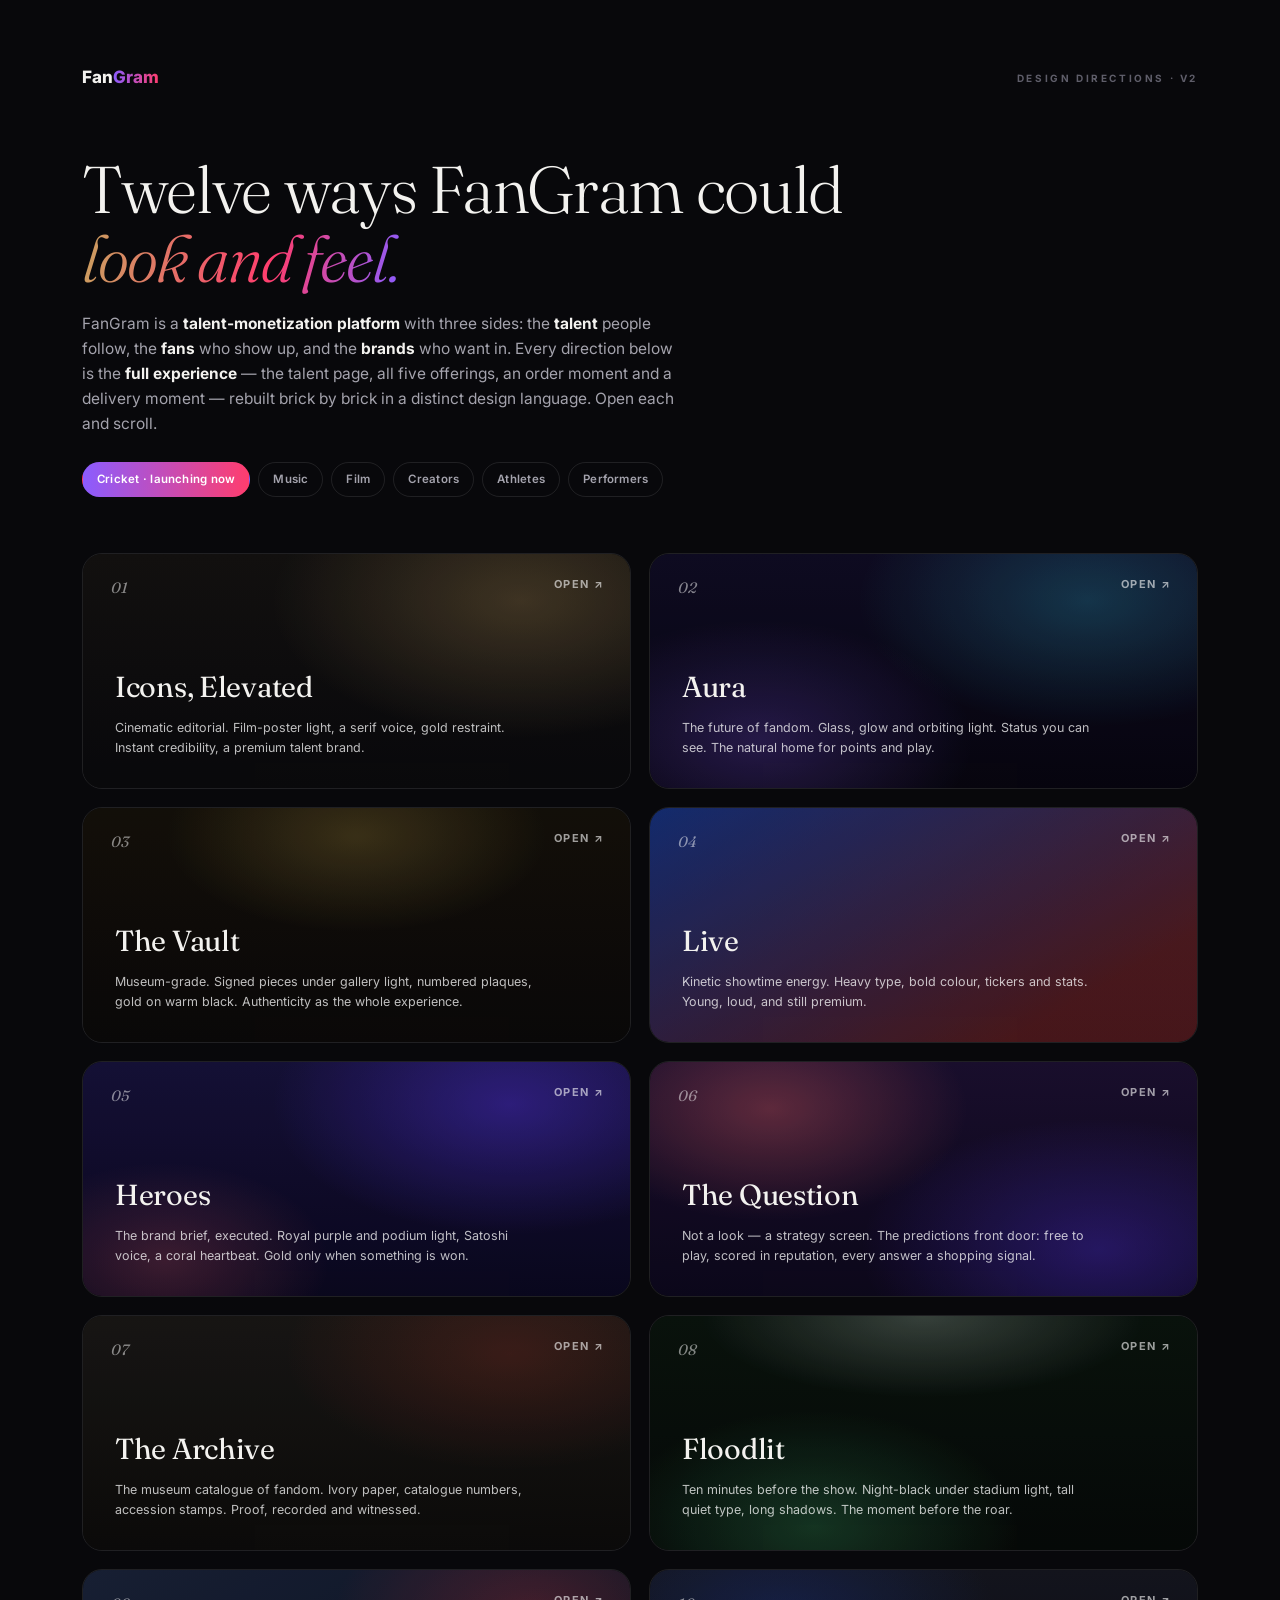
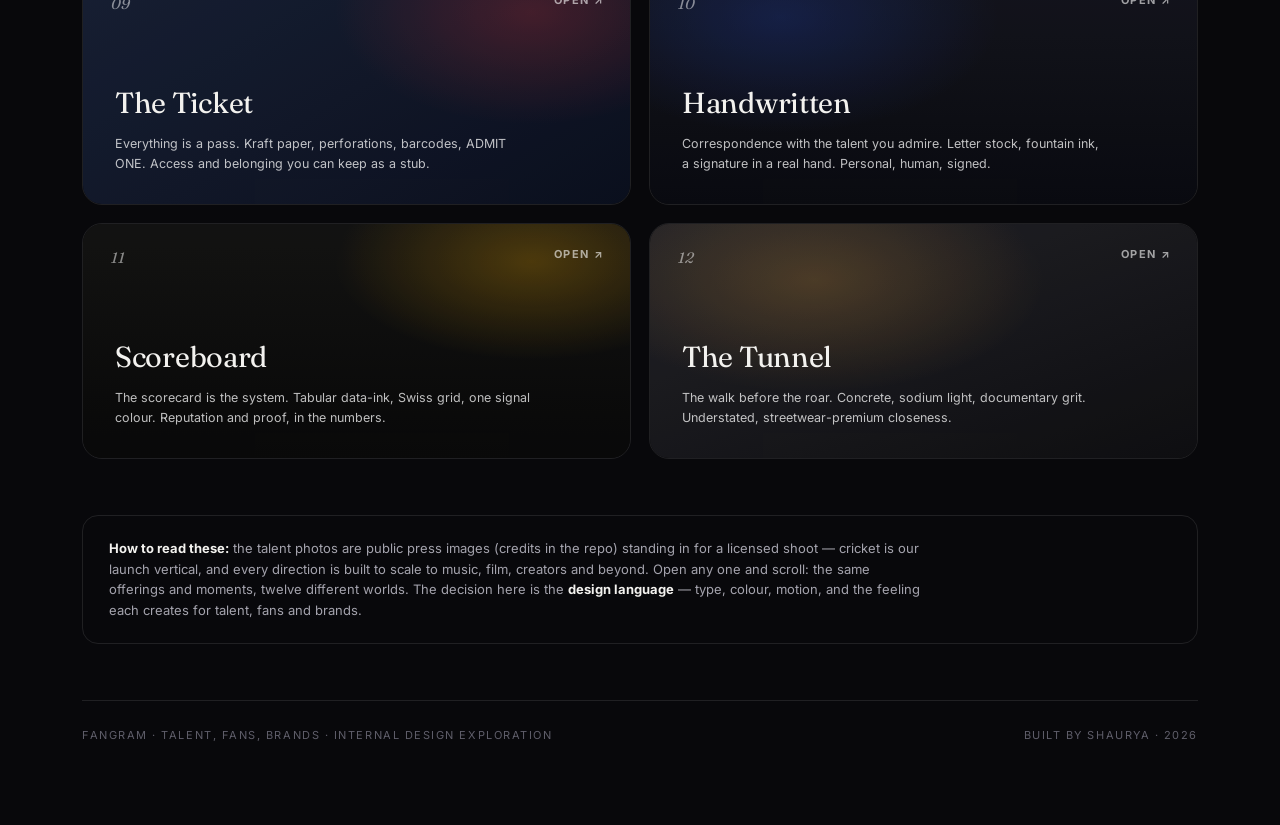
<file: index.html>
<!doctype html>
<html lang="en">
<head>
<meta charset="utf-8">
<meta http-equiv="Cache-Control" content="no-cache, no-store, must-revalidate"><meta http-equiv="Pragma" content="no-cache"><meta http-equiv="Expires" content="0">
<meta name="viewport" content="width=device-width, initial-scale=1">
<title>FanGram — Design Directions</title>
<link rel="preconnect" href="https://fonts.googleapis.com">
<link href="https://fonts.googleapis.com/css2?family=Fraunces:ital,opsz,wght@0,9..144,300;0,9..144,400;1,9..144,300&family=Inter:wght@400;500;600;700;800&display=swap" rel="stylesheet">
<style>
:root{--bg:#08080b;--ink:#f3f2ef;--mut:#a4a3ad;--faint:#5f5e6a;--line:rgba(243,242,239,.1)}
*{box-sizing:border-box;margin:0;padding:0}
body{font-family:'Inter',sans-serif;background:var(--bg);color:var(--ink);line-height:1.6;-webkit-font-smoothing:antialiased;min-height:100vh}
a{color:inherit;text-decoration:none}
.wrap{max-width:1180px;margin:0 auto;padding:64px 32px 80px}
.top{display:flex;justify-content:space-between;align-items:center;margin-bottom:64px}
.logo{font-weight:800;font-size:17px}
.logo span{background:linear-gradient(90deg,#8b5cff,#ff3d6e);-webkit-background-clip:text;background-clip:text;color:transparent}
.tag{font-size:10px;font-weight:700;letter-spacing:.26em;text-transform:uppercase;color:var(--faint)}
h1{font-family:'Fraunces',serif;font-weight:300;font-size:clamp(38px,5.4vw,66px);line-height:1.04;letter-spacing:-.02em;margin-bottom:20px;max-width:840px}
h1 em{font-style:italic;background:linear-gradient(100deg,#c9a25f,#ff3d6e 60%,#8b5cff);-webkit-background-clip:text;background-clip:text;color:transparent}
.lead{color:var(--mut);font-size:15.5px;max-width:600px;margin-bottom:26px}
.lead b{color:var(--ink)}
.verticals{display:flex;flex-wrap:wrap;gap:8px;margin-bottom:56px}
.verticals span{font-size:11.5px;font-weight:600;letter-spacing:.02em;padding:7px 14px;border-radius:999px;border:1px solid var(--line);color:var(--mut)}
.verticals span.live{background:linear-gradient(90deg,#8b5cff,#ff3d6e);border-color:transparent;color:#fff}
.grid{display:grid;grid-template-columns:1fr 1fr;gap:18px}
@media(max-width:820px){.grid{grid-template-columns:1fr}}
.card{position:relative;border:1px solid var(--line);border-radius:20px;padding:34px 32px 30px;overflow:hidden;min-height:236px;display:flex;flex-direction:column;justify-content:flex-end;transition:transform .3s,border-color .3s;cursor:pointer}
.card:hover{transform:translateY(-5px);border-color:rgba(243,242,239,.28)}
.card .bg{position:absolute;inset:0;opacity:.9;transition:opacity .3s}
.card .no{position:absolute;top:22px;left:28px;font-family:'Fraunces',serif;font-style:italic;font-size:15px;color:rgba(255,255,255,.5)}
.card .open{position:absolute;top:22px;right:26px;font-size:11px;font-weight:700;letter-spacing:.12em;text-transform:uppercase;color:rgba(255,255,255,.6);display:flex;align-items:center;gap:7px;transition:color .25s}
.card:hover .open{color:#fff}
.card h2{font-family:'Fraunces',serif;font-weight:400;font-size:29px;letter-spacing:-.01em;position:relative;margin-bottom:7px}
.card p{font-size:12.5px;color:rgba(255,255,255,.74);position:relative;max-width:420px}
.c1 .bg{background:radial-gradient(70% 90% at 80% 20%,rgba(201,162,95,.28),transparent 65%),linear-gradient(180deg,#141210,#0a0a0c)}
.c2 .bg{background:radial-gradient(70% 90% at 80% 20%,rgba(56,225,255,.22),transparent 60%),radial-gradient(60% 80% at 20% 80%,rgba(139,92,255,.25),transparent 65%),linear-gradient(180deg,#100d24,#07050f)}
.c3 .bg{background:radial-gradient(56% 66% at 50% 12%,rgba(201,168,76,.24),transparent 62%),linear-gradient(180deg,#151109,#0b0908)}
.c4 .bg{background:linear-gradient(150deg,rgba(30,91,255,.4),rgba(255,61,61,.28) 80%),linear-gradient(180deg,#10131e,#0a0b0f)}
.c5 .bg{background:radial-gradient(70% 90% at 78% 18%,rgba(90,56,245,.42),transparent 62%),radial-gradient(50% 70% at 15% 85%,rgba(255,107,107,.22),transparent 60%),linear-gradient(180deg,#17123a,#0b0820)}
.c6 .bg{background:radial-gradient(60% 80% at 22% 20%,rgba(255,107,107,.34),transparent 60%),radial-gradient(70% 90% at 82% 80%,rgba(90,56,245,.35),transparent 62%),linear-gradient(180deg,#1c1030,#0d081c)}
.c7 .bg{background:radial-gradient(66% 80% at 78% 16%,rgba(178,58,44,.26),transparent 62%),linear-gradient(180deg,#1a1815,#0d0c0a)}
.c8 .bg{background:radial-gradient(70% 60% at 50% 0%,rgba(240,255,244,.22),transparent 58%),radial-gradient(60% 80% at 30% 90%,rgba(46,125,79,.4),transparent 62%),linear-gradient(180deg,#0a140d,#060a07)}
.c9 .bg{background:radial-gradient(60% 80% at 82% 18%,rgba(255,61,61,.24),transparent 60%),linear-gradient(150deg,#1a2338,#0c1120)}
.c10 .bg{background:radial-gradient(64% 80% at 24% 20%,rgba(31,58,147,.4),transparent 62%),linear-gradient(180deg,#16171f,#0b0c11)}
.c11 .bg{background:radial-gradient(60% 70% at 82% 16%,rgba(255,179,0,.28),transparent 60%),linear-gradient(180deg,#151513,#0a0a09)}
.c12 .bg{background:radial-gradient(70% 80% at 30% 24%,rgba(232,163,61,.26),transparent 60%),linear-gradient(160deg,#26262b,#101012)}
.note{margin-top:56px;border:1px solid var(--line);border-radius:16px;padding:22px 26px}
.note p{font-size:13px;color:var(--mut);max-width:820px}
.note b{color:var(--ink)}
.foot{margin-top:56px;padding-top:26px;border-top:1px solid var(--line);display:flex;justify-content:space-between;font-size:11px;color:var(--faint);text-transform:uppercase;letter-spacing:.14em;flex-wrap:wrap;gap:12px}
</style>
</head>
<body>
<div class="wrap">
  <div class="top"><span class="logo">Fan<span>Gram</span></span><span class="tag">Design directions · v2</span></div>
  <h1>Twelve ways FanGram could <em>look and feel.</em></h1>
  <p class="lead">FanGram is a <b>talent-monetization platform</b> with three sides: the <b>talent</b> people follow, the <b>fans</b> who show up, and the <b>brands</b> who want in. Every direction below is the <b>full experience</b> — the talent page, all five offerings, an order moment and a delivery moment — rebuilt brick by brick in a distinct design language. Open each and scroll.</p>
  <div class="verticals">
    <span class="live">Cricket · launching now</span>
    <span>Music</span><span>Film</span><span>Creators</span><span>Athletes</span><span>Performers</span>
  </div>

  <div class="grid">
    <a class="card c1" href="icons-elevated.html?v=aug2b"><div class="bg"></div><span class="no">01</span><span class="open">Open ↗</span><h2>Icons, Elevated</h2><p>Cinematic editorial. Film-poster light, a serif voice, gold restraint. Instant credibility, a premium talent brand.</p></a>
    <a class="card c2" href="aura.html?v=aug2b"><div class="bg"></div><span class="no">02</span><span class="open">Open ↗</span><h2>Aura</h2><p>The future of fandom. Glass, glow and orbiting light. Status you can see. The natural home for points and play.</p></a>
    <a class="card c3" href="the-vault.html?v=aug2b"><div class="bg"></div><span class="no">03</span><span class="open">Open ↗</span><h2>The Vault</h2><p>Museum-grade. Signed pieces under gallery light, numbered plaques, gold on warm black. Authenticity as the whole experience.</p></a>
    <a class="card c4" href="live.html?v=aug2b"><div class="bg"></div><span class="no">04</span><span class="open">Open ↗</span><h2>Live</h2><p>Kinetic showtime energy. Heavy type, bold colour, tickers and stats. Young, loud, and still premium.</p></a>
    <a class="card c5" href="heroes.html?v=aug2b"><div class="bg"></div><span class="no">05</span><span class="open">Open ↗</span><h2>Heroes</h2><p>The brand brief, executed. Royal purple and podium light, Satoshi voice, a coral heartbeat. Gold only when something is won.</p></a>
    <a class="card c6" href="predictions.html?v=aug2b"><div class="bg"></div><span class="no">06</span><span class="open">Open ↗</span><h2>The Question</h2><p>Not a look — a strategy screen. The predictions front door: free to play, scored in reputation, every answer a shopping signal.</p></a>
    <a class="card c7" href="archive.html?v=aug2b"><div class="bg"></div><span class="no">07</span><span class="open">Open ↗</span><h2>The Archive</h2><p>The museum catalogue of fandom. Ivory paper, catalogue numbers, accession stamps. Proof, recorded and witnessed.</p></a>
    <a class="card c8" href="floodlit.html?v=aug2b"><div class="bg"></div><span class="no">08</span><span class="open">Open ↗</span><h2>Floodlit</h2><p>Ten minutes before the show. Night-black under stadium light, tall quiet type, long shadows. The moment before the roar.</p></a>
    <a class="card c9" href="ticket.html?v=aug2b"><div class="bg"></div><span class="no">09</span><span class="open">Open ↗</span><h2>The Ticket</h2><p>Everything is a pass. Kraft paper, perforations, barcodes, ADMIT ONE. Access and belonging you can keep as a stub.</p></a>
    <a class="card c10" href="handwritten.html?v=aug2b"><div class="bg"></div><span class="no">10</span><span class="open">Open ↗</span><h2>Handwritten</h2><p>Correspondence with the talent you admire. Letter stock, fountain ink, a signature in a real hand. Personal, human, signed.</p></a>
    <a class="card c11" href="scoreboard.html?v=aug2b"><div class="bg"></div><span class="no">11</span><span class="open">Open ↗</span><h2>Scoreboard</h2><p>The scorecard is the system. Tabular data-ink, Swiss grid, one signal colour. Reputation and proof, in the numbers.</p></a>
    <a class="card c12" href="tunnel.html?v=aug2b"><div class="bg"></div><span class="no">12</span><span class="open">Open ↗</span><h2>The Tunnel</h2><p>The walk before the roar. Concrete, sodium light, documentary grit. Understated, streetwear-premium closeness.</p></a>
  </div>

  <div class="note">
    <p><b>How to read these:</b> the talent photos are public press images (credits in the repo) standing in for a licensed shoot — cricket is our launch vertical, and every direction is built to scale to music, film, creators and beyond. Open any one and scroll: the same offerings and moments, twelve different worlds. The decision here is the <b>design language</b> — type, colour, motion, and the feeling each creates for talent, fans and brands.</p>
  </div>

  <div class="foot"><span>FanGram · talent, fans, brands · internal design exploration</span><span>Built by Shaurya · 2026</span></div>
</div>
</body>
</html>
</file>
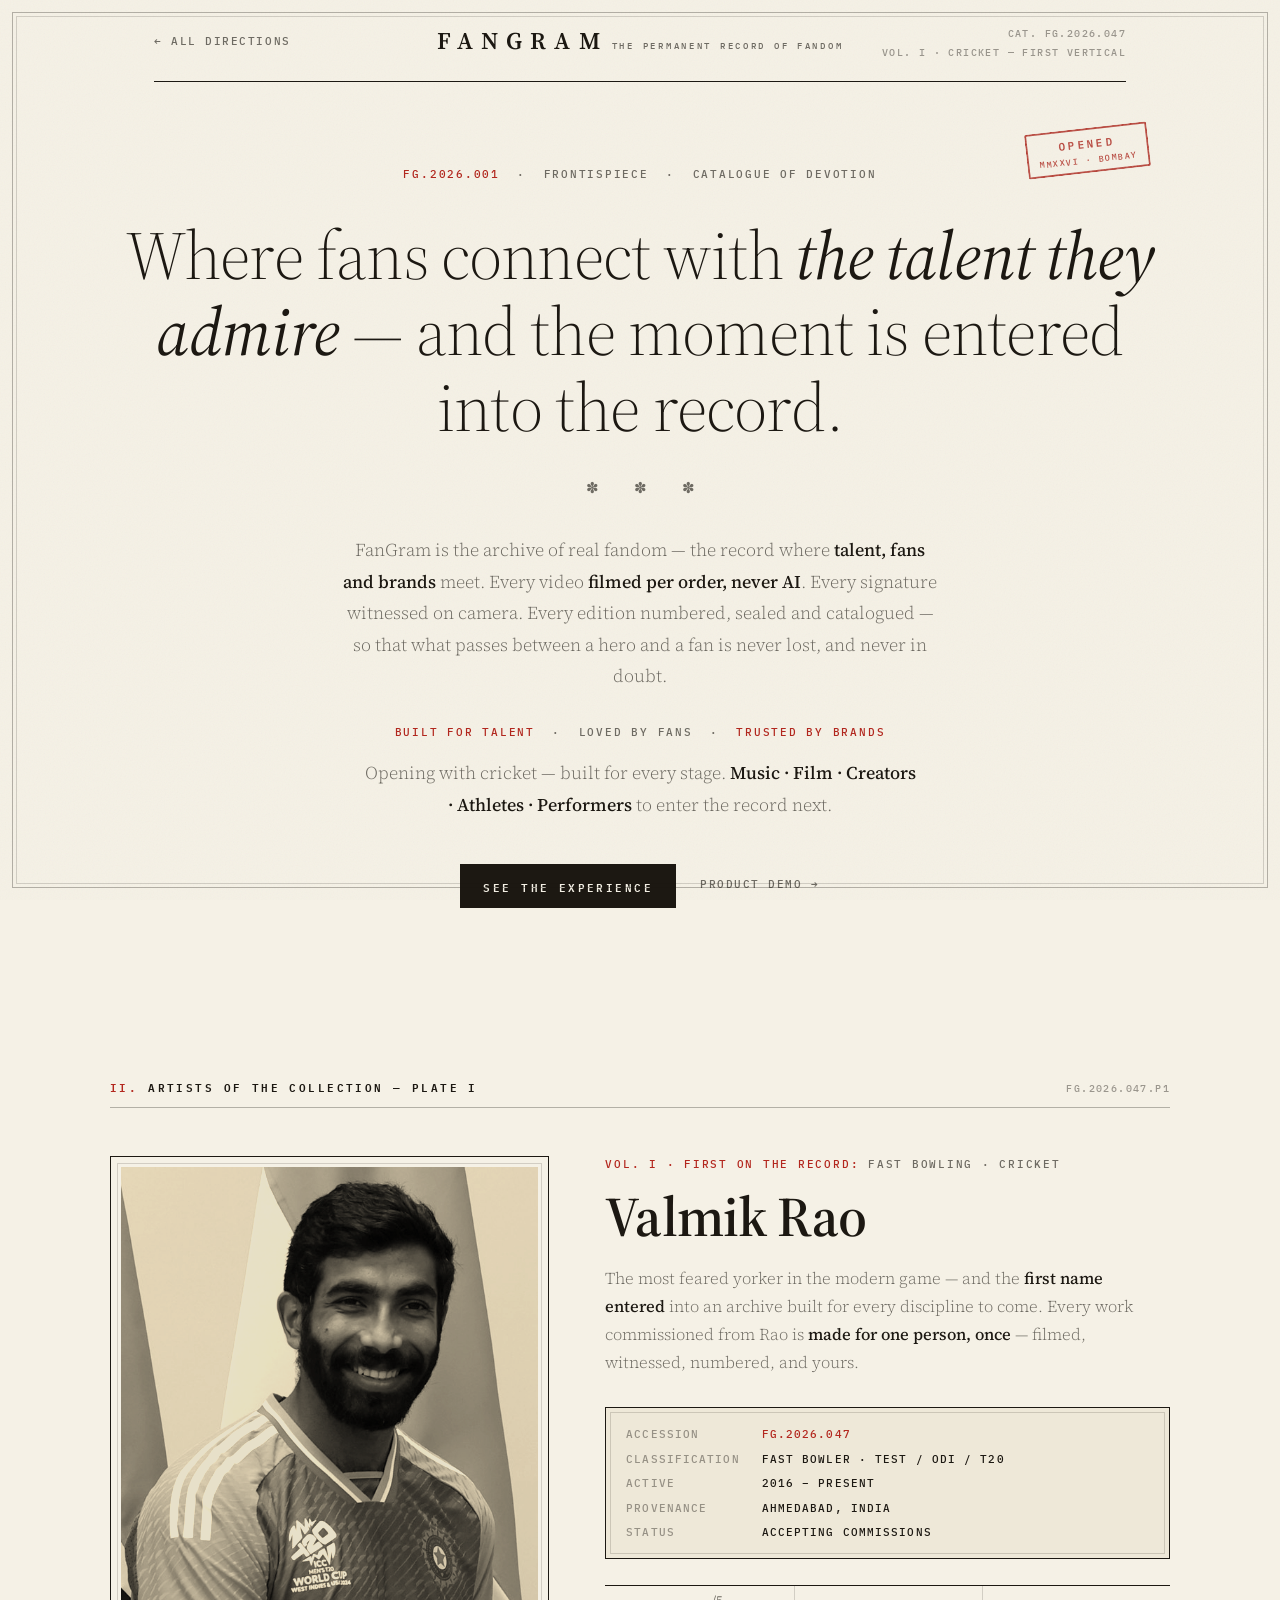
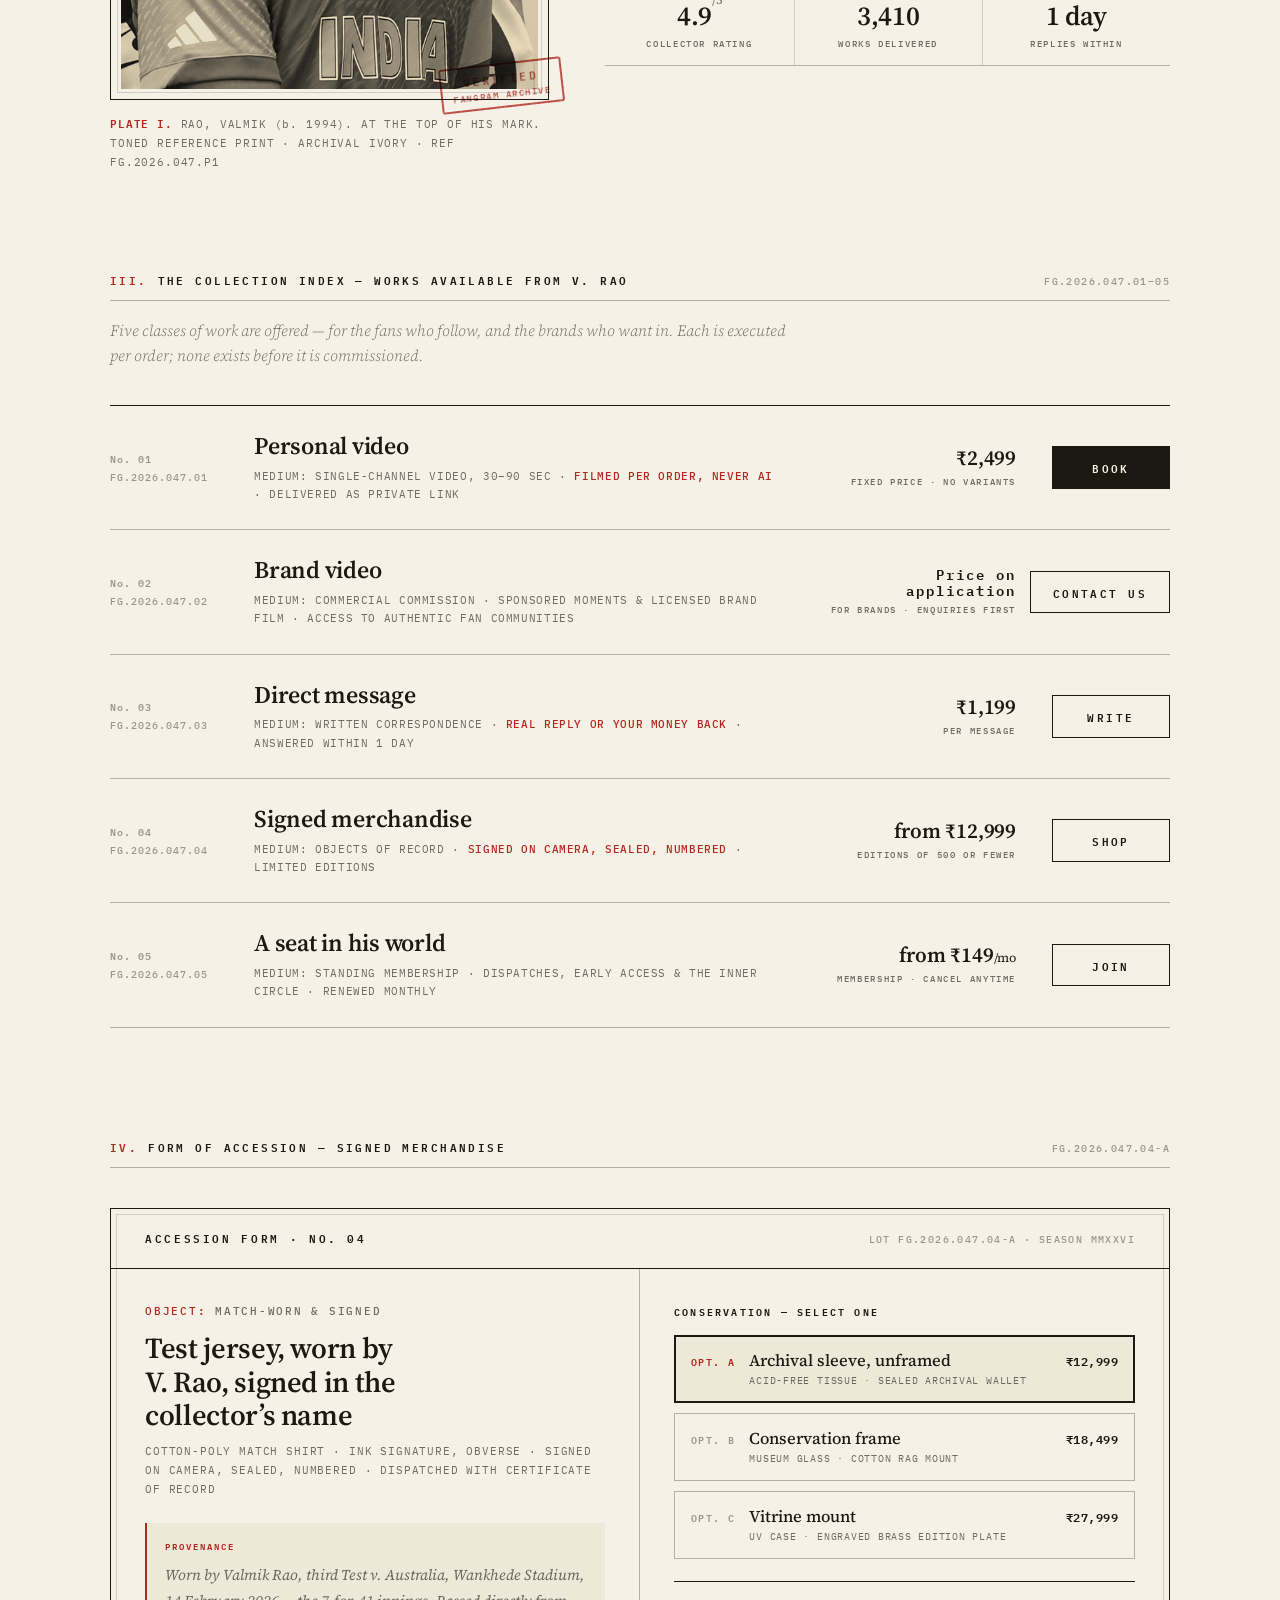
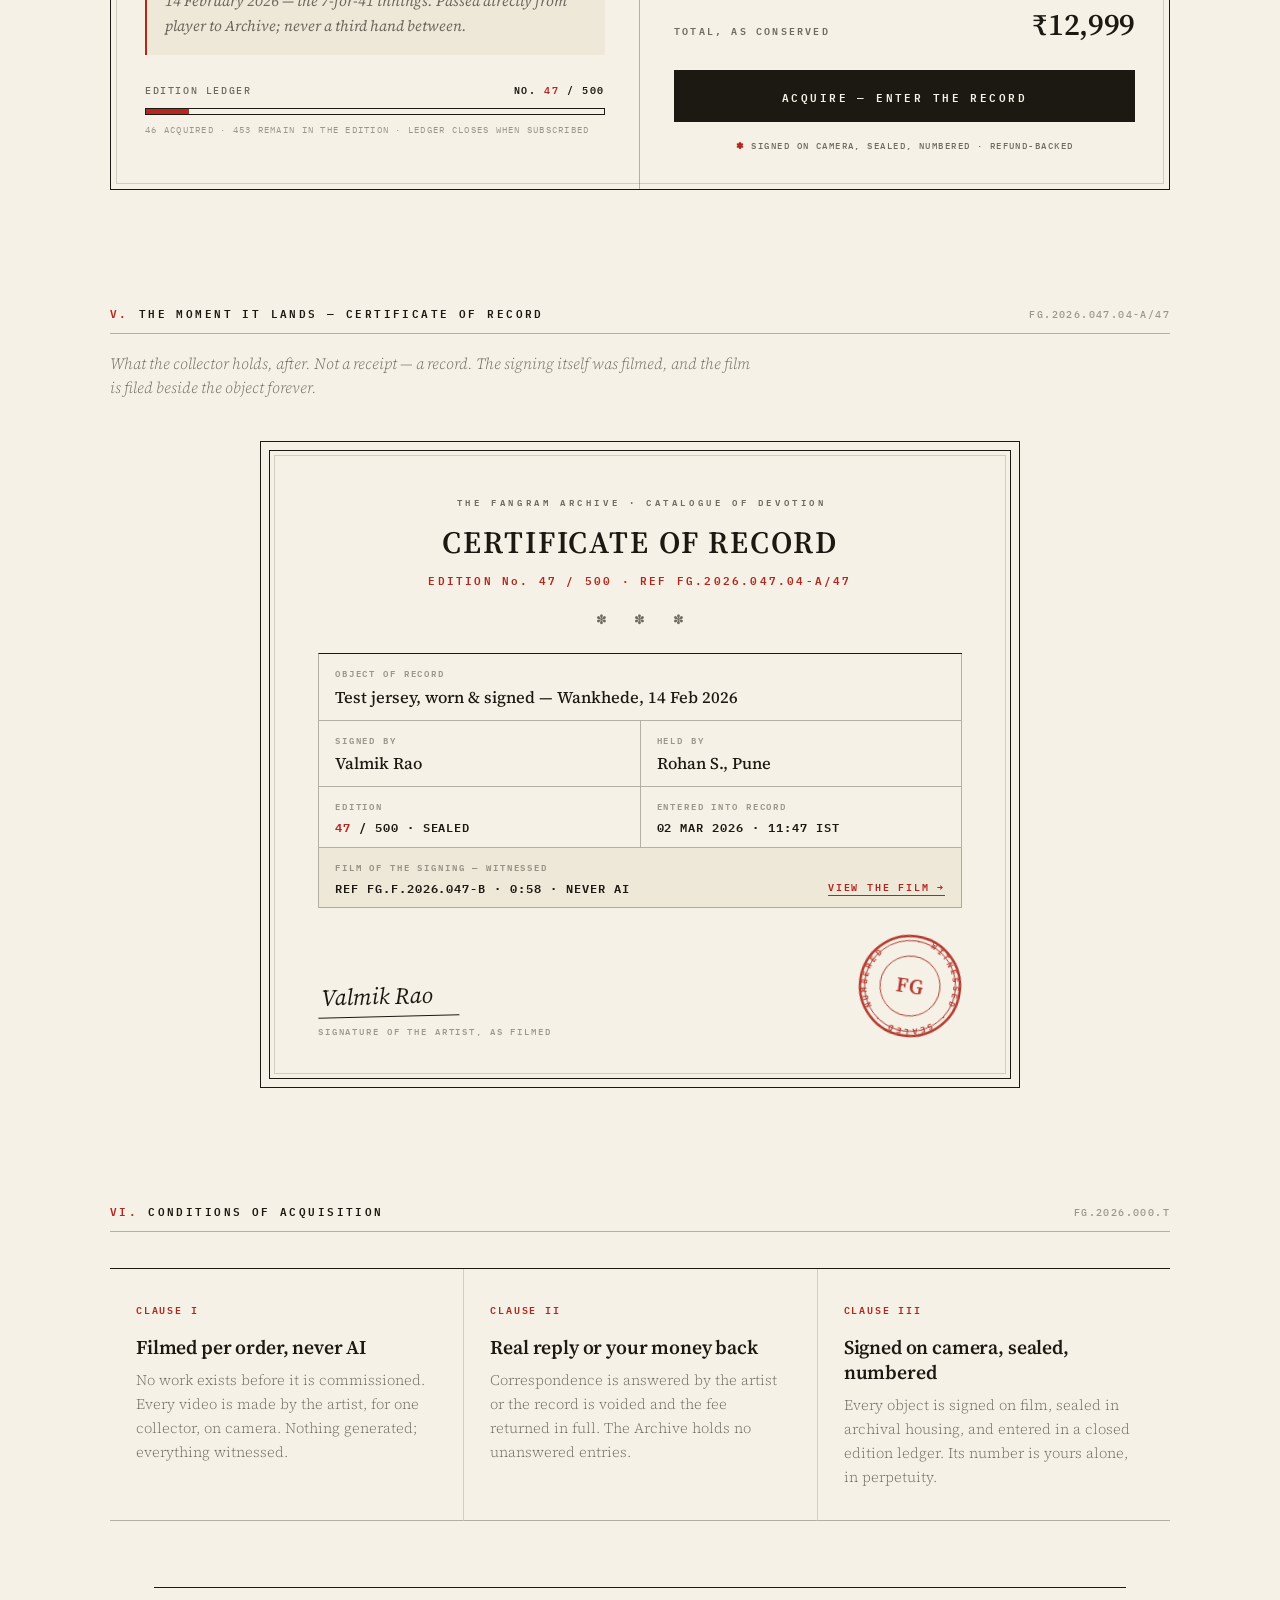
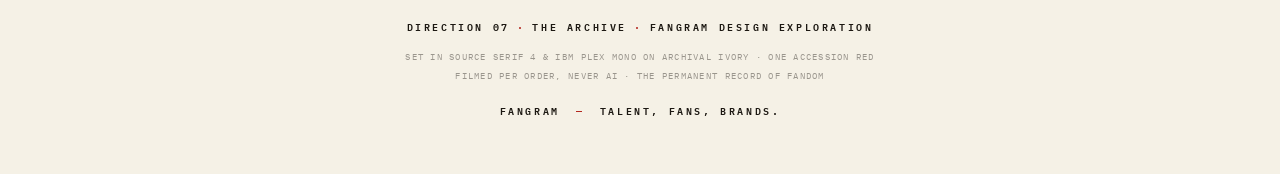
<file: archive.html>
<!DOCTYPE html>
<html lang="en">
<head>
<meta charset="UTF-8">
<meta http-equiv="Cache-Control" content="no-cache, no-store, must-revalidate"><meta http-equiv="Pragma" content="no-cache"><meta http-equiv="Expires" content="0">
<meta name="viewport" content="width=device-width, initial-scale=1.0">
<title>FanGram — Direction 07 · The Archive</title>
<link rel="preconnect" href="https://fonts.googleapis.com">
<link rel="preconnect" href="https://fonts.gstatic.com" crossorigin>
<link href="https://fonts.googleapis.com/css2?family=Source+Serif+4:ital,opsz,wght@0,8..60,300..700;1,8..60,300..700&family=IBM+Plex+Mono:ital,wght@0,400;0,500;0,600;1,400&display=swap" rel="stylesheet">
<style>
  :root{
    --paper:#F5F1E6;
    --paper-deep:#EEE8D8;
    --paper-shade:#E7E0CC;
    --ink:#1C1812;
    --ink-60:rgba(28,24,18,.62);
    --ink-40:rgba(28,24,18,.42);
    --rule:rgba(28,24,18,.30);
    --rule-soft:rgba(28,24,18,.16);
    --red:#B3271E;
    --serif:'Source Serif 4',Georgia,serif;
    --mono:'IBM Plex Mono','Courier New',monospace;
  }
  *{margin:0;padding:0;box-sizing:border-box}
  html{scroll-behavior:smooth}
  @media (prefers-reduced-motion:reduce){html{scroll-behavior:auto}}
  body{
    background:var(--paper);
    color:var(--ink);
    font-family:var(--serif);
    font-size:17px;
    line-height:1.6;
    -webkit-font-smoothing:antialiased;
    position:relative;
  }
  /* archival paper grain */
  body::after{
    content:"";position:fixed;inset:0;z-index:60;pointer-events:none;
    opacity:.05;mix-blend-mode:multiply;
    background-image:url('data:image/svg+xml;utf8,<svg xmlns="http://www.w3.org/2000/svg" width="180" height="180"><filter id="n"><feTurbulence type="fractalNoise" baseFrequency="0.75" numOctaves="2" stitchTiles="stitch"/></filter><rect width="180" height="180" filter="url(%23n)"/></svg>');
  }
  /* plate frame around the whole page */
  .frame{position:fixed;inset:12px;border:1px solid var(--rule);pointer-events:none;z-index:55}
  .frame::after{content:"";position:absolute;inset:3px;border:1px solid var(--rule-soft)}
  @media (max-width:640px){.frame{inset:7px}.frame::after{inset:2px}}

  ::selection{background:var(--red);color:var(--paper)}
  a{color:inherit}
  img{max-width:100%;display:block}

  .wrap{max-width:1060px;margin:0 auto;padding:0 44px}
  @media (max-width:640px){.wrap{padding:0 24px}}

  /* ---------- type utilities ---------- */
  .mono{font-family:var(--mono)}
  .meta{
    font-family:var(--mono);font-size:11px;font-weight:500;
    letter-spacing:.16em;text-transform:uppercase;color:var(--ink-60);
  }
  .meta-red{color:var(--red)}
  .plate-no{
    font-family:var(--mono);font-size:10px;font-weight:500;
    letter-spacing:.14em;color:var(--ink-40);
  }
  .rule{border:none;border-top:1px solid var(--rule);margin:0}
  .rule-double{border:none;border-top:1px solid var(--ink);position:relative;margin:0}
  .rule-double::after{content:"";position:absolute;left:0;right:0;top:3px;border-top:1px solid var(--rule)}

  /* ---------- stamps ---------- */
  .stamp{
    display:inline-block;
    font-family:var(--mono);font-size:11px;font-weight:600;
    letter-spacing:.22em;text-transform:uppercase;line-height:1.35;
    color:var(--red);
    border:2px solid var(--red);
    outline:1px solid var(--red);outline-offset:2.5px;
    padding:.55em .95em .5em;
    border-radius:2px;
    transform:rotate(-6.5deg);
    mix-blend-mode:multiply;
    opacity:.88;
    text-align:center;
    -webkit-mask-image:url('data:image/svg+xml;utf8,<svg xmlns="http://www.w3.org/2000/svg" width="140" height="140"><filter id="g"><feTurbulence type="fractalNoise" baseFrequency="0.55" numOctaves="3" stitchTiles="stitch"/><feColorMatrix type="matrix" values="0 0 0 0 1  0 0 0 0 1  0 0 0 0 1  0 0 0 0.55 0.62"/></filter><rect width="140" height="140" filter="url(%23g)"/></svg>');
    mask-image:url('data:image/svg+xml;utf8,<svg xmlns="http://www.w3.org/2000/svg" width="140" height="140"><filter id="g"><feTurbulence type="fractalNoise" baseFrequency="0.55" numOctaves="3" stitchTiles="stitch"/><feColorMatrix type="matrix" values="0 0 0 0 1  0 0 0 0 1  0 0 0 0 1  0 0 0 0.55 0.62"/></filter><rect width="140" height="140" filter="url(%23g)"/></svg>');
  }
  .stamp small{display:block;font-size:8.5px;font-weight:500;letter-spacing:.18em;margin-top:.35em}

  /* ---------- masthead ---------- */
  .masthead{padding:26px 0 0}
  .masthead-row{
    display:grid;grid-template-columns:1fr auto 1fr;align-items:center;gap:16px;
    padding-bottom:20px;
  }
  .back-link{
    font-family:var(--mono);font-size:11px;font-weight:500;letter-spacing:.14em;
    text-transform:uppercase;text-decoration:none;color:var(--ink-60);
    border-bottom:1px solid transparent;padding-bottom:2px;
    transition:color .2s,border-color .2s;justify-self:start;
  }
  .back-link:hover,.back-link:focus-visible{color:var(--red);border-color:var(--red)}
  .wordmark{text-align:center;text-decoration:none;display:block}
  .wordmark .wm{
    font-family:var(--serif);font-weight:600;font-size:24px;letter-spacing:.34em;
    text-transform:uppercase;text-indent:.34em; /* optically re-center tracked caps */
    color:var(--ink);line-height:1;
  }
  .wordmark .wm-sub{
    font-family:var(--mono);font-size:8.5px;font-weight:500;letter-spacing:.32em;
    text-transform:uppercase;color:var(--ink-60);margin-top:7px;text-indent:.32em;
  }
  .masthead-cat{justify-self:end;text-align:right}
  @media (max-width:760px){
    .masthead-row{grid-template-columns:1fr auto;grid-template-rows:auto auto;row-gap:18px}
    .wordmark{grid-column:1 / -1;grid-row:2;order:2}
    .masthead-cat{grid-row:1}
  }

  /* ---------- section running heads ---------- */
  .running-head{
    display:flex;justify-content:space-between;align-items:baseline;gap:16px;
    padding:14px 0 10px;border-bottom:1px solid var(--rule);
  }
  .running-head .rh-title{
    font-family:var(--mono);font-size:11px;font-weight:600;letter-spacing:.22em;
    text-transform:uppercase;color:var(--ink);
  }
  .running-head .rh-title .num{color:var(--red);margin-right:.9em}

  /* ---------- hero / frontispiece ---------- */
  .frontispiece{padding:84px 0 92px;text-align:center;position:relative}
  .frontispiece .fp-eyebrow{margin-bottom:34px}
  .fp-ornament{
    font-family:var(--serif);font-size:15px;letter-spacing:.9em;text-indent:.9em;
    color:var(--ink-60);margin:30px 0;
  }
  .frontispiece h1{
    font-family:var(--serif);font-weight:300;
    font-size:clamp(38px,6.2vw,68px);
    line-height:1.12;letter-spacing:-.012em;
    max-width:17em;margin:0 auto;
  }
  .frontispiece h1 em{font-style:italic;font-weight:400}
  .frontispiece .fp-dek{
    max-width:33em;margin:34px auto 0;
    font-size:18px;line-height:1.75;color:var(--ink-60);
    font-weight:300;
  }
  .frontispiece .fp-dek strong{font-weight:500;color:var(--ink)}
  .fp-stamp{position:absolute;right:2%;top:46px}
  @media (max-width:760px){
    .frontispiece{padding:64px 0 70px}
    .fp-stamp{position:static;display:inline-block;margin-top:40px}
  }

  /* ---------- talent plate ---------- */
  .talent{padding:64px 0 30px}
  .talent-grid{
    display:grid;grid-template-columns:minmax(0,7fr) minmax(0,9fr);
    gap:56px;align-items:start;margin-top:48px;
  }
  @media (max-width:860px){.talent-grid{grid-template-columns:1fr;gap:44px}}

  figure.plate{position:relative}
  .plate-img-box{
    border:1px solid var(--ink);
    padding:10px;background:var(--paper);
    position:relative;
  }
  .plate-img-box::after{content:"";position:absolute;inset:6px;border:1px solid var(--rule-soft);pointer-events:none}
  .plate-img{
    position:relative;overflow:hidden;background:var(--paper-shade);
  }
  .plate-img img{
    width:100%;aspect-ratio:4/5;object-fit:cover;object-position:top center;
    filter:grayscale(1) contrast(1.1) brightness(1.06) sepia(.30) saturate(.85);
    mix-blend-mode:multiply;
  }
  figure.plate figcaption{
    margin-top:14px;
    font-family:var(--mono);font-size:10.5px;line-height:1.8;
    letter-spacing:.08em;color:var(--ink-60);
  }
  figure.plate figcaption .cap-no{color:var(--red);font-weight:600}
  .plate-corner-stamp{position:absolute;right:-14px;bottom:64px;z-index:2}
  @media (max-width:860px){.plate-corner-stamp{right:2px}}

  .talent-id .t-discipline{margin-bottom:14px}
  .talent-id h2{
    font-family:var(--serif);font-weight:600;
    font-size:clamp(38px,5vw,56px);line-height:1.02;letter-spacing:-.015em;
  }
  .talent-id .t-bio{
    margin-top:20px;font-size:16.5px;line-height:1.7;color:var(--ink-60);max-width:32em;
    font-weight:300;
  }
  .talent-id .t-bio strong{color:var(--ink);font-weight:500}

  /* specimen label */
  .specimen{
    margin-top:30px;border:1px solid var(--ink);background:var(--paper-deep);
    padding:18px 20px 16px;position:relative;
  }
  .specimen::after{content:"";position:absolute;inset:4px;border:1px solid var(--rule-soft);pointer-events:none}
  .specimen dl{
    display:grid;grid-template-columns:auto 1fr;column-gap:22px;row-gap:7px;
    font-family:var(--mono);font-size:11px;letter-spacing:.1em;
  }
  .specimen dt{color:var(--ink-40);text-transform:uppercase;font-weight:500}
  .specimen dd{color:var(--ink);font-weight:500;text-transform:uppercase}
  .specimen dd .red{color:var(--red)}

  /* condition report / trust strip */
  .condition{
    margin-top:26px;display:grid;grid-template-columns:1fr 1fr 1fr;
    border-top:1px solid var(--ink);border-bottom:1px solid var(--rule);
  }
  .condition>div{
    padding:16px 8px 14px;text-align:center;
  }
  .condition>div+div{border-left:1px solid var(--rule-soft)}
  .condition .c-val{
    font-family:var(--serif);font-size:27px;font-weight:600;line-height:1;letter-spacing:-.01em;
  }
  .condition .c-val sup{font-size:12px;font-weight:400;color:var(--ink-60);top:-.9em;position:relative}
  .condition .c-key{margin-top:8px;font-family:var(--mono);font-size:9px;font-weight:500;
    letter-spacing:.18em;text-transform:uppercase;color:var(--ink-60)}
  @media (max-width:400px){.condition .c-val{font-size:22px}}

  /* ---------- collection index (offerings) ---------- */
  .index-sec{padding:56px 0 40px}
  .index-note{margin:18px 0 0;max-width:44em;font-size:15.5px;color:var(--ink-60);font-weight:300;font-style:italic}
  .index-list{margin-top:36px;border-top:1px solid var(--ink)}
  .index-row{
    display:grid;
    grid-template-columns:118px minmax(0,1fr) 205px 128px;
    gap:26px;align-items:center;
    padding:26px 0;
    border-bottom:1px solid var(--rule);
    position:relative;
    transition:background-color .25s;
  }
  .index-row:hover{background:linear-gradient(to right,transparent,var(--paper-deep) 12%,var(--paper-deep) 88%,transparent)}
  .index-row .ir-no{
    font-family:var(--mono);font-size:10px;font-weight:500;letter-spacing:.1em;
    color:var(--ink-40);line-height:1.9;transition:color .25s;
  }
  .index-row:hover .ir-no{color:var(--red)}
  .index-row .ir-no b{display:block;font-size:10px;color:inherit;font-weight:600}
  .ir-body h3{
    font-family:var(--serif);font-size:24px;font-weight:600;line-height:1.15;letter-spacing:-.01em;
  }
  .ir-body .ir-medium{
    margin-top:7px;font-family:var(--mono);font-size:10.5px;letter-spacing:.06em;
    color:var(--ink-60);line-height:1.75;
  }
  .ir-body .ir-medium .gtee{color:var(--red);font-weight:500}
  .ir-price{text-align:right}
  .ir-price .p-main{
    font-family:var(--serif);font-size:21px;font-weight:600;letter-spacing:-.01em;line-height:1.15;
  }
  .ir-price .p-main.poa{font-size:14px;font-family:var(--mono);font-weight:600;letter-spacing:.14em}
  .ir-price .p-sub{
    margin-top:5px;font-family:var(--mono);font-size:9px;font-weight:500;
    letter-spacing:.18em;text-transform:uppercase;color:var(--ink-60);
  }
  .ir-cta{justify-self:end}
  .btn{
    display:inline-block;cursor:pointer;text-decoration:none;text-align:center;
    font-family:var(--mono);font-size:11px;font-weight:600;letter-spacing:.22em;
    text-transform:uppercase;
    color:var(--ink);background:transparent;
    border:1px solid var(--ink);
    padding:12px 22px 11px;min-width:118px;
    transition:background-color .2s,color .2s;
  }
  .btn:hover,.btn:focus-visible{background:var(--ink);color:var(--paper)}
  .btn-solid{background:var(--ink);color:var(--paper)}
  .btn-solid:hover,.btn-solid:focus-visible{background:var(--red);border-color:var(--red);color:var(--paper)}
  :focus-visible{outline:2px solid var(--red);outline-offset:3px}

  @media (max-width:900px){
    .index-row{grid-template-columns:minmax(0,1fr) auto;grid-template-rows:auto auto;row-gap:16px}
    .index-row .ir-no{grid-column:1/-1;line-height:1.5}
    .index-row .ir-no b{display:inline;margin-right:1.2em}
    .ir-price{grid-row:2;grid-column:1;text-align:left;align-self:end}
    .ir-cta{grid-row:2;grid-column:2;align-self:end}
    .ir-body{grid-column:1/-1}
  }

  /* ---------- accession form (order moment) ---------- */
  .accession-sec{padding:56px 0 44px}
  .accession{
    margin-top:40px;border:1px solid var(--ink);background:var(--paper);position:relative;
  }
  .accession::before{content:"";position:absolute;inset:5px;border:1px solid var(--rule-soft);pointer-events:none}
  .acc-head{
    display:flex;justify-content:space-between;align-items:baseline;gap:14px;flex-wrap:wrap;
    padding:20px 34px;border-bottom:1px solid var(--ink);
  }
  .acc-head .ah-t{font-family:var(--mono);font-size:11px;font-weight:600;letter-spacing:.24em;text-transform:uppercase}
  .acc-grid{display:grid;grid-template-columns:minmax(0,1fr) minmax(0,1fr)}
  .acc-obj{padding:34px;border-right:1px solid var(--rule)}
  .acc-obj h3{
    font-family:var(--serif);font-size:29px;font-weight:600;line-height:1.15;letter-spacing:-.012em;max-width:11em;
  }
  .acc-obj .obj-medium{
    margin-top:10px;font-family:var(--mono);font-size:10.5px;letter-spacing:.08em;color:var(--ink-60);line-height:1.8;
  }
  .provenance{
    margin-top:24px;padding:16px 18px;background:var(--paper-deep);
    border-left:2px solid var(--red);
    font-size:15px;line-height:1.7;font-style:italic;color:var(--ink-60);
  }
  .provenance .pv-label{
    display:block;font-style:normal;font-family:var(--mono);font-size:9px;font-weight:600;
    letter-spacing:.22em;text-transform:uppercase;color:var(--red);margin-bottom:8px;
  }
  /* edition ledger */
  .ledger{margin-top:26px}
  .ledger .lg-row{display:flex;justify-content:space-between;align-items:baseline;
    font-family:var(--mono);font-size:10px;font-weight:500;letter-spacing:.16em;
    text-transform:uppercase;color:var(--ink-60);margin-bottom:9px}
  .ledger .lg-row .lg-num{color:var(--ink);font-weight:600}
  .ledger .lg-row .lg-num i{font-style:normal;color:var(--red)}
  .lg-bar{position:relative;height:7px;border:1px solid var(--ink);background:var(--paper)}
  .lg-bar .lg-fill{position:absolute;left:0;top:0;bottom:0;width:9.4%;background:var(--red)}
  .lg-foot{margin-top:8px;font-family:var(--mono);font-size:9px;letter-spacing:.14em;
    text-transform:uppercase;color:var(--ink-40)}

  .acc-form{padding:34px;position:relative}
  .acc-form .cf-label{
    font-family:var(--mono);font-size:10px;font-weight:600;letter-spacing:.22em;
    text-transform:uppercase;color:var(--ink);margin-bottom:16px;
  }
  .tier{display:block;cursor:pointer;position:relative;margin-bottom:10px}
  .tier input{position:absolute;opacity:0;pointer-events:none}
  .tier .tier-box{
    display:grid;grid-template-columns:auto 1fr auto;gap:14px;align-items:baseline;
    border:1px solid var(--rule);padding:14px 16px;
    transition:border-color .2s,background-color .2s;
  }
  .tier .t-opt{font-family:var(--mono);font-size:10px;font-weight:600;letter-spacing:.14em;color:var(--ink-40)}
  .tier .t-name{font-family:var(--serif);font-size:16.5px;font-weight:500;line-height:1.35}
  .tier .t-name small{
    display:block;font-family:var(--mono);font-size:9.5px;font-weight:400;
    letter-spacing:.08em;color:var(--ink-60);margin-top:3px;text-transform:uppercase;
  }
  .tier .t-price{font-family:var(--mono);font-size:12px;font-weight:600;letter-spacing:.04em}
  .tier input:checked + .tier-box{border-color:var(--ink);background:var(--paper-deep);box-shadow:inset 0 0 0 1px var(--ink)}
  .tier input:checked + .tier-box .t-opt{color:var(--red)}
  .tier input:focus-visible + .tier-box{outline:2px solid var(--red);outline-offset:2px}
  .acc-total{
    display:flex;justify-content:space-between;align-items:baseline;
    border-top:1px solid var(--ink);margin-top:22px;padding-top:18px;
  }
  .acc-total .tt-label{font-family:var(--mono);font-size:10px;font-weight:600;letter-spacing:.22em;text-transform:uppercase;color:var(--ink-60)}
  .acc-total .tt-val{font-family:var(--serif);font-size:31px;font-weight:600;letter-spacing:-.01em}
  .acc-cta{margin-top:20px}
  .acc-cta .btn{width:100%;padding:16px 22px 15px}
  .acc-gtee{
    margin-top:14px;text-align:center;font-family:var(--mono);font-size:9px;font-weight:500;
    letter-spacing:.16em;text-transform:uppercase;color:var(--ink-60);line-height:2;
  }
  .acc-gtee b{color:var(--red);font-weight:600}
  /* acquired stamp overlay */
  .acquired-stamp{
    position:absolute;right:26px;bottom:118px;z-index:3;
    transform:rotate(-11deg) scale(1);
    display:none;
  }
  .accession.stamped .acquired-stamp{display:inline-block;animation:stampIn .38s cubic-bezier(.2,1.6,.4,1) both}
  @keyframes stampIn{
    0%{opacity:0;transform:rotate(-11deg) scale(2.1)}
    62%{opacity:1;transform:rotate(-11deg) scale(.96)}
    100%{opacity:.88;transform:rotate(-11deg) scale(1)}
  }
  @media (max-width:860px){
    .acc-grid{grid-template-columns:1fr}
    .acc-obj{border-right:none;border-bottom:1px solid var(--rule)}
    .acc-obj,.acc-form{padding:26px 22px}
    .acc-head{padding:18px 22px}
    .acquired-stamp{bottom:96px;right:14px}
  }

  /* ---------- certificate (the moment it lands) ---------- */
  .cert-sec{padding:56px 0 48px}
  .cert-lede{margin:18px 0 0;max-width:42em;font-size:15.5px;color:var(--ink-60);font-weight:300;font-style:italic}
  .certificate{
    margin:40px auto 0;max-width:760px;
    border:1px solid var(--ink);background:var(--paper);
    position:relative;padding:8px;
  }
  .cert-inner{border:1px solid var(--ink);padding:44px 48px 40px;position:relative}
  .cert-inner::before{content:"";position:absolute;inset:4px;border:1px solid var(--rule-soft);pointer-events:none}
  .cert-top{text-align:center}
  .cert-top .ct-arch{font-family:var(--mono);font-size:9px;font-weight:600;letter-spacing:.4em;text-transform:uppercase;color:var(--ink-60);text-indent:.4em}
  .cert-top h3{
    margin-top:14px;font-family:var(--serif);font-weight:600;font-size:clamp(24px,3.4vw,31px);
    letter-spacing:.06em;text-transform:uppercase;line-height:1.2;
  }
  .cert-top .ct-no{margin-top:10px;font-family:var(--mono);font-size:11px;font-weight:600;letter-spacing:.2em;color:var(--red)}
  .cert-orn{text-align:center;font-size:13px;letter-spacing:.8em;text-indent:.8em;color:var(--ink-60);margin:22px 0}
  .cert-fields{
    display:grid;grid-template-columns:1fr 1fr;gap:0;
    border-top:1px solid var(--ink);border-left:1px solid var(--rule);
  }
  .cert-fields>div{
    border-right:1px solid var(--rule);border-bottom:1px solid var(--rule);
    padding:13px 16px 11px;
  }
  .cert-fields .wide{grid-column:1/-1}
  .cf-k{font-family:var(--mono);font-size:8.5px;font-weight:600;letter-spacing:.22em;text-transform:uppercase;color:var(--ink-40)}
  .cf-v{margin-top:5px;font-family:var(--serif);font-size:16.5px;font-weight:500;line-height:1.4}
  .cf-v.mono-v{font-family:var(--mono);font-size:12px;font-weight:600;letter-spacing:.08em}
  .cf-v .red{color:var(--red)}
  .film-row{background:var(--paper-deep)}
  .film-row .film-line{display:flex;justify-content:space-between;align-items:center;gap:14px;flex-wrap:wrap}
  .film-link{
    font-family:var(--mono);font-size:10px;font-weight:600;letter-spacing:.18em;text-transform:uppercase;
    color:var(--red);text-decoration:none;border-bottom:1px solid var(--red);padding-bottom:2px;white-space:nowrap;
  }
  .film-link:hover{color:var(--ink);border-color:var(--ink)}
  .cert-foot{
    margin-top:26px;display:flex;justify-content:space-between;align-items:flex-end;gap:20px;flex-wrap:wrap;
  }
  .cert-sign .cs-line{
    font-family:var(--serif);font-style:italic;font-size:23px;line-height:1;
    border-bottom:1px solid var(--ink);padding:0 26px 8px 4px;display:inline-block;
    transform:rotate(-1.5deg);
  }
  .cert-sign .cs-cap{margin-top:8px;font-family:var(--mono);font-size:8.5px;font-weight:500;letter-spacing:.22em;text-transform:uppercase;color:var(--ink-40)}
  /* circular seal */
  .seal{width:104px;height:104px;position:relative;flex:none;mix-blend-mode:multiply;opacity:.9;transform:rotate(8deg)}
  .seal svg{width:100%;height:100%;display:block}
  @media (max-width:640px){
    .cert-inner{padding:30px 20px 28px}
    .cert-fields{grid-template-columns:1fr}
    .cert-fields>div{border-right:1px solid var(--rule)}
  }

  /* ---------- conditions of acquisition ---------- */
  .conditions{padding:52px 0 26px}
  .cond-grid{
    margin-top:36px;display:grid;grid-template-columns:1fr 1fr 1fr;
    border-top:1px solid var(--ink);
  }
  .cond{padding:26px 26px 30px;border-bottom:1px solid var(--rule);position:relative}
  .cond+.cond{border-left:1px solid var(--rule-soft)}
  .cond .cd-no{font-family:var(--mono);font-size:10px;font-weight:600;letter-spacing:.18em;color:var(--red)}
  .cond h4{margin-top:12px;font-family:var(--serif);font-size:19.5px;font-weight:600;line-height:1.3;letter-spacing:-.008em}
  .cond p{margin-top:9px;font-size:14.5px;line-height:1.65;color:var(--ink-60);font-weight:300}
  @media (max-width:760px){
    .cond-grid{grid-template-columns:1fr}
    .cond+.cond{border-left:none}
  }

  /* ---------- footer ---------- */
  footer{padding:40px 0 56px;text-align:center}
  .foot-rule{margin-bottom:30px}
  footer .f-main{font-family:var(--mono);font-size:10px;font-weight:600;letter-spacing:.26em;text-transform:uppercase;color:var(--ink)}
  footer .f-main .sep{color:var(--red);margin:0 .7em}
  footer .colophon{
    margin-top:14px;font-family:var(--mono);font-size:9px;font-weight:400;
    letter-spacing:.14em;text-transform:uppercase;color:var(--ink-40);line-height:2.1;
  }

  /* ---------- reveal ---------- */
  .reveal{opacity:0;transform:translateY(16px);transition:opacity .7s ease,transform .7s ease}
  .reveal.in{opacity:1;transform:none}
  @media (prefers-reduced-motion:reduce){
    .reveal{opacity:1;transform:none;transition:none}
    .accession.stamped .acquired-stamp{animation:none;opacity:.88}
    *{transition-duration:.001s !important;animation-duration:.001s !important}
  }
</style>
</head>
<body>

<div class="frame" aria-hidden="true"></div>

<!-- ══════════════ MASTHEAD ══════════════ -->
<header class="masthead">
  <div class="wrap">
    <div class="masthead-row">
      <a class="back-link" href="index.html">&larr; All directions</a>
      <a class="wordmark" href="#" aria-label="FanGram — The Archive">
        <span class="wm">FanGram</span>
        <span class="wm-sub">The Permanent Record of Fandom</span>
      </a>
      <div class="masthead-cat">
        <div class="plate-no">CAT. FG.2026.047</div>
        <div class="plate-no" style="margin-top:3px">VOL. I &middot; CRICKET &mdash; FIRST VERTICAL</div>
      </div>
    </div>
    <hr class="rule-double">
  </div>
</header>

<!-- ══════════════ I. FRONTISPIECE ══════════════ -->
<section class="frontispiece wrap reveal" aria-labelledby="hero-h">
  <span class="stamp fp-stamp" aria-hidden="true">Opened<small>MMXXVI &middot; Bombay</small></span>
  <p class="meta fp-eyebrow"><span class="meta-red">FG.2026.001</span> &nbsp;&middot;&nbsp; Frontispiece &nbsp;&middot;&nbsp; Catalogue of Devotion</p>
  <h1 id="hero-h">Where fans connect with <em>the talent they admire</em> &mdash; and the moment is entered into the record.</h1>
  <div class="fp-ornament" aria-hidden="true">&#10045;&ensp;&#10045;&ensp;&#10045;</div>
  <p class="fp-dek">FanGram is the archive of real fandom &mdash; the record where <strong>talent, fans and brands</strong> meet. Every video <strong>filmed per order, never AI</strong>. Every signature witnessed on camera. Every edition numbered, sealed and catalogued &mdash; so that what passes between a hero and a fan is never lost, and never in doubt.</p>
  <p class="meta" style="margin-top:32px"><span class="meta-red">Built for Talent</span> &nbsp;&middot;&nbsp; Loved by Fans &nbsp;&middot;&nbsp; <span class="meta-red">Trusted by Brands</span></p>
  <p class="fp-dek" style="max-width:31em;margin-top:16px">Opening with cricket &mdash; built for every stage. <strong>Music &middot; Film &middot; Creators &middot; Athletes &middot; Performers</strong> to enter the record next.</p>
  <p style="margin-top:44px;display:flex;gap:24px;justify-content:center;align-items:center;flex-wrap:wrap">
    <button type="button" class="btn btn-solid fgwt-open">See the experience</button>
    <a href="#" class="back-link fgwt-open" style="justify-self:auto">Product demo &rarr;</a>
  </p>
</section>

<!-- ══════════════ II. THE TALENT PLATE ══════════════ -->
<section class="talent wrap" aria-labelledby="talent-h">
  <div class="running-head reveal">
    <span class="rh-title"><span class="num">II.</span>Artists of the Collection &mdash; Plate I</span>
    <span class="plate-no">FG.2026.047.P1</span>
  </div>

  <div class="talent-grid">
    <figure class="plate reveal">
      <div class="plate-img-box">
        <div class="plate-img">
          <img src="assets/players/bumrah.jpg" alt="Valmik Rao, fast bowler, rendered as an archival duotone plate">
        </div>
      </div>
      <span class="stamp plate-corner-stamp" aria-hidden="true">Verified<small>FanGram Archive</small></span>
      <figcaption>
        <span class="cap-no">PLATE I.</span> RAO, VALMIK (b. 1994). AT THE TOP OF HIS MARK.<br>
        TONED REFERENCE PRINT &middot; ARCHIVAL IVORY &middot; REF FG.2026.047.P1
      </figcaption>
    </figure>

    <div class="talent-id reveal">
      <p class="meta t-discipline"><span class="meta-red">Vol. I &middot; First on the record:</span> Fast bowling &middot; Cricket</p>
      <h2 id="talent-h">Valmik Rao</h2>
      <p class="t-bio">The most feared yorker in the modern game &mdash; and the <strong>first name entered</strong> into an archive built for every discipline to come. Every work commissioned from Rao is <strong>made for one person, once</strong> &mdash; filmed, witnessed, numbered, and yours.</p>

      <div class="specimen" role="group" aria-label="Catalogue specimen data for Valmik Rao">
        <dl>
          <dt>Accession</dt><dd><span class="red">FG.2026.047</span></dd>
          <dt>Classification</dt><dd>Fast Bowler &middot; Test / ODI / T20</dd>
          <dt>Active</dt><dd>2016 &ndash; Present</dd>
          <dt>Provenance</dt><dd>Ahmedabad, India</dd>
          <dt>Status</dt><dd>Accepting commissions</dd>
        </dl>
      </div>

      <div class="condition" role="group" aria-label="Condition report — trust indicators">
        <div>
          <div class="c-val">4.9<sup>/5</sup></div>
          <div class="c-key">Collector Rating</div>
        </div>
        <div>
          <div class="c-val">3,410</div>
          <div class="c-key">Works Delivered</div>
        </div>
        <div>
          <div class="c-val">1 day</div>
          <div class="c-key">Replies Within</div>
        </div>
      </div>
    </div>
  </div>
</section>

<!-- ══════════════ III. THE COLLECTION INDEX ══════════════ -->
<section class="index-sec wrap" aria-labelledby="index-h">
  <div class="running-head reveal">
    <span class="rh-title" id="index-h"><span class="num">III.</span>The Collection Index &mdash; Works Available from V. Rao</span>
    <span class="plate-no">FG.2026.047.01&ndash;05</span>
  </div>
  <p class="index-note reveal">Five classes of work are offered &mdash; for the fans who follow, and the brands who want in. Each is executed per order; none exists before it is commissioned.</p>

  <div class="index-list">

    <article class="index-row reveal">
      <div class="ir-no"><b>No. 01</b>FG.2026.047.01</div>
      <div class="ir-body">
        <h3>Personal video</h3>
        <p class="ir-medium">MEDIUM: SINGLE-CHANNEL VIDEO, 30&ndash;90 SEC &middot; <span class="gtee">FILMED PER ORDER, NEVER AI</span> &middot; DELIVERED AS PRIVATE LINK</p>
      </div>
      <div class="ir-price">
        <div class="p-main">&#8377;2,499</div>
        <div class="p-sub">Fixed price &middot; No variants</div>
      </div>
      <div class="ir-cta"><a href="#" class="btn btn-solid">Book</a></div>
    </article>

    <article class="index-row reveal">
      <div class="ir-no"><b>No. 02</b>FG.2026.047.02</div>
      <div class="ir-body">
        <h3>Brand video</h3>
        <p class="ir-medium">MEDIUM: COMMERCIAL COMMISSION &middot; SPONSORED MOMENTS &amp; LICENSED BRAND FILM &middot; ACCESS TO AUTHENTIC FAN COMMUNITIES</p>
      </div>
      <div class="ir-price">
        <div class="p-main poa">Price on<br>application</div>
        <div class="p-sub">For brands &middot; enquiries first</div>
      </div>
      <div class="ir-cta"><a href="#" class="btn">Contact&nbsp;us</a></div>
    </article>

    <article class="index-row reveal">
      <div class="ir-no"><b>No. 03</b>FG.2026.047.03</div>
      <div class="ir-body">
        <h3>Direct message</h3>
        <p class="ir-medium">MEDIUM: WRITTEN CORRESPONDENCE &middot; <span class="gtee">REAL REPLY OR YOUR MONEY BACK</span> &middot; ANSWERED WITHIN 1 DAY</p>
      </div>
      <div class="ir-price">
        <div class="p-main">&#8377;1,199</div>
        <div class="p-sub">Per message</div>
      </div>
      <div class="ir-cta"><a href="#" class="btn">Write</a></div>
    </article>

    <article class="index-row reveal">
      <div class="ir-no"><b>No. 04</b>FG.2026.047.04</div>
      <div class="ir-body">
        <h3>Signed merchandise</h3>
        <p class="ir-medium">MEDIUM: OBJECTS OF RECORD &middot; <span class="gtee">SIGNED ON CAMERA, SEALED, NUMBERED</span> &middot; LIMITED EDITIONS</p>
      </div>
      <div class="ir-price">
        <div class="p-main">from &#8377;12,999</div>
        <div class="p-sub">Editions of 500 or fewer</div>
      </div>
      <div class="ir-cta"><a href="#accession" class="btn">Shop</a></div>
    </article>

    <article class="index-row reveal">
      <div class="ir-no"><b>No. 05</b>FG.2026.047.05</div>
      <div class="ir-body">
        <h3>A seat in his world</h3>
        <p class="ir-medium">MEDIUM: STANDING MEMBERSHIP &middot; DISPATCHES, EARLY ACCESS &amp; THE INNER CIRCLE &middot; RENEWED MONTHLY</p>
      </div>
      <div class="ir-price">
        <div class="p-main">from &#8377;149<span style="font-size:.6em;font-weight:400">/mo</span></div>
        <div class="p-sub">Membership &middot; Cancel anytime</div>
      </div>
      <div class="ir-cta"><a href="#" class="btn">Join</a></div>
    </article>

  </div>
</section>

<!-- ══════════════ IV. ACCESSION FORM — SIGNED MERCH ORDER ══════════════ -->
<section class="accession-sec wrap" id="accession" aria-labelledby="acc-h">
  <div class="running-head reveal">
    <span class="rh-title" id="acc-h"><span class="num">IV.</span>Form of Accession &mdash; Signed Merchandise</span>
    <span class="plate-no">FG.2026.047.04-A</span>
  </div>

  <div class="accession reveal" id="accCard">
    <div class="acc-head">
      <span class="ah-t">Accession Form &middot; No. 04</span>
      <span class="plate-no">LOT FG.2026.047.04-A &middot; SEASON MMXXVI</span>
    </div>
    <div class="acc-grid">

      <div class="acc-obj">
        <p class="meta" style="margin-bottom:12px"><span class="meta-red">Object:</span> Match-worn &amp; signed</p>
        <h3>Test jersey, worn by V.&nbsp;Rao, signed in the collector&rsquo;s name</h3>
        <p class="obj-medium">COTTON-POLY MATCH SHIRT &middot; INK SIGNATURE, OBVERSE &middot; SIGNED ON CAMERA, SEALED, NUMBERED &middot; DISPATCHED WITH CERTIFICATE OF RECORD</p>

        <div class="provenance">
          <span class="pv-label">Provenance</span>
          Worn by Valmik Rao, third Test v. Australia, Wankhede Stadium, 14 February 2026 &mdash; the 7-for-41 innings. Passed directly from player to Archive; never a third hand between.
        </div>

        <div class="ledger" role="group" aria-label="Edition ledger, number 47 of 500">
          <div class="lg-row">
            <span>Edition ledger</span>
            <span class="lg-num">No. <i>47</i> / 500</span>
          </div>
          <div class="lg-bar" aria-hidden="true"><span class="lg-fill"></span></div>
          <p class="lg-foot">46 acquired &middot; 453 remain in the edition &middot; ledger closes when subscribed</p>
        </div>
      </div>

      <div class="acc-form">
        <p class="cf-label">Conservation &mdash; select one</p>

        <label class="tier">
          <input type="radio" name="tier" value="12999" data-name="Archival sleeve" checked>
          <span class="tier-box">
            <span class="t-opt">OPT. A</span>
            <span class="t-name">Archival sleeve, unframed
              <small>Acid-free tissue &middot; sealed archival wallet</small>
            </span>
            <span class="t-price">&#8377;12,999</span>
          </span>
        </label>

        <label class="tier">
          <input type="radio" name="tier" value="18499" data-name="Conservation frame">
          <span class="tier-box">
            <span class="t-opt">OPT. B</span>
            <span class="t-name">Conservation frame
              <small>Museum glass &middot; cotton rag mount</small>
            </span>
            <span class="t-price">&#8377;18,499</span>
          </span>
        </label>

        <label class="tier">
          <input type="radio" name="tier" value="27999" data-name="Vitrine mount">
          <span class="tier-box">
            <span class="t-opt">OPT. C</span>
            <span class="t-name">Vitrine mount
              <small>UV case &middot; engraved brass edition plate</small>
            </span>
            <span class="t-price">&#8377;27,999</span>
          </span>
        </label>

        <div class="acc-total">
          <span class="tt-label">Total, as conserved</span>
          <span class="tt-val" id="accTotal">&#8377;12,999</span>
        </div>

        <div class="acc-cta">
          <button type="button" class="btn btn-solid" id="acquireBtn">Acquire &mdash; enter the record</button>
        </div>
        <p class="acc-gtee"><b>&#10045;</b> Signed on camera, sealed, numbered &middot; refund-backed</p>
      </div>

    </div>
    <span class="stamp acquired-stamp" id="acquiredStamp" aria-hidden="true">Acquired<small>FG Archive &middot; MMXXVI</small></span>
  </div>
</section>

<!-- ══════════════ V. CERTIFICATE OF RECORD — THE MOMENT IT LANDS ══════════════ -->
<section class="cert-sec wrap" aria-labelledby="cert-h">
  <div class="running-head reveal">
    <span class="rh-title" id="cert-h"><span class="num">V.</span>The Moment It Lands &mdash; Certificate of Record</span>
    <span class="plate-no">FG.2026.047.04-A/47</span>
  </div>
  <p class="cert-lede reveal">What the collector holds, after. Not a receipt &mdash; a record. The signing itself was filmed, and the film is filed beside the object forever.</p>

  <div class="certificate reveal" aria-label="Certificate of record for edition 47 of 500">
    <div class="cert-inner">
      <div class="cert-top">
        <p class="ct-arch">The FanGram Archive &middot; Catalogue of Devotion</p>
        <h3>Certificate of Record</h3>
        <p class="ct-no">EDITION No. 47 / 500 &middot; REF FG.2026.047.04-A/47</p>
      </div>
      <div class="cert-orn" aria-hidden="true">&#10045;&ensp;&#10045;&ensp;&#10045;</div>

      <div class="cert-fields">
        <div class="wide">
          <div class="cf-k">Object of record</div>
          <div class="cf-v">Test jersey, worn &amp; signed &mdash; Wankhede, 14 Feb 2026</div>
        </div>
        <div>
          <div class="cf-k">Signed by</div>
          <div class="cf-v">Valmik Rao</div>
        </div>
        <div>
          <div class="cf-k">Held by</div>
          <div class="cf-v">Rohan S., Pune</div>
        </div>
        <div>
          <div class="cf-k">Edition</div>
          <div class="cf-v mono-v"><span class="red">47</span> / 500 &middot; SEALED</div>
        </div>
        <div>
          <div class="cf-k">Entered into record</div>
          <div class="cf-v mono-v">02 MAR 2026 &middot; 11:47 IST</div>
        </div>
        <div class="wide film-row">
          <div class="cf-k">Film of the signing &mdash; witnessed</div>
          <div class="cf-v mono-v film-line">
            <span>REF FG.F.2026.047-B &middot; 0:58 &middot; NEVER AI</span>
            <a class="film-link" href="#">View the film &rarr;</a>
          </div>
        </div>
      </div>

      <div class="cert-foot">
        <div class="cert-sign">
          <span class="cs-line">Valmik Rao</span>
          <p class="cs-cap">Signature of the artist, as filmed</p>
        </div>
        <div class="seal" aria-hidden="true">
          <svg viewBox="0 0 104 104">
            <defs>
              <path id="sealArc" d="M 52 9 a 43 43 0 1 1 -0.01 0"/>
            </defs>
            <circle cx="52" cy="52" r="50" fill="none" stroke="#B3271E" stroke-width="2.5"/>
            <circle cx="52" cy="52" r="45.5" fill="none" stroke="#B3271E" stroke-width="1"/>
            <circle cx="52" cy="52" r="30" fill="none" stroke="#B3271E" stroke-width="1"/>
            <text fill="#B3271E" font-family="IBM Plex Mono, monospace" font-size="8.2" font-weight="600" letter-spacing="2.6">
              <textPath href="#sealArc" startOffset="0">&#183; WITNESSED &#183; SEALED &#183; NUMBERED&nbsp;</textPath>
            </text>
            <text x="52" y="59" text-anchor="middle" fill="#B3271E" font-family="Source Serif 4, serif" font-size="21" font-weight="600" letter-spacing="1">FG</text>
          </svg>
        </div>
      </div>
    </div>
  </div>
</section>

<!-- ══════════════ VI. CONDITIONS OF ACQUISITION ══════════════ -->
<section class="conditions wrap" aria-labelledby="cond-h">
  <div class="running-head reveal">
    <span class="rh-title" id="cond-h"><span class="num">VI.</span>Conditions of Acquisition</span>
    <span class="plate-no">FG.2026.000.T</span>
  </div>
  <div class="cond-grid">
    <div class="cond reveal">
      <span class="cd-no">CLAUSE I</span>
      <h4>Filmed per order, never AI</h4>
      <p>No work exists before it is commissioned. Every video is made by the artist, for one collector, on camera. Nothing generated; everything witnessed.</p>
    </div>
    <div class="cond reveal">
      <span class="cd-no">CLAUSE II</span>
      <h4>Real reply or your money back</h4>
      <p>Correspondence is answered by the artist or the record is voided and the fee returned in full. The Archive holds no unanswered entries.</p>
    </div>
    <div class="cond reveal">
      <span class="cd-no">CLAUSE III</span>
      <h4>Signed on camera, sealed, numbered</h4>
      <p>Every object is signed on film, sealed in archival housing, and entered in a closed edition ledger. Its number is yours alone, in perpetuity.</p>
    </div>
  </div>
</section>

<!-- ══════════════ FOOTER ══════════════ -->
<footer>
  <div class="wrap">
    <hr class="rule-double foot-rule">
    <p class="f-main">Direction 07<span class="sep">&middot;</span>The Archive<span class="sep">&middot;</span>FanGram design exploration</p>
    <p class="colophon">Set in Source Serif 4 &amp; IBM Plex Mono on archival ivory &middot; one accession red<br>Filmed per order, never AI &middot; The permanent record of fandom</p>
    <p class="f-main" style="margin-top:16px">FanGram <span class="sep">&mdash;</span> talent, fans, brands.</p>
  </div>
</footer>

<script>
  // Conservation tier -> total
  (function(){
    var total = document.getElementById('accTotal');
    var radios = document.querySelectorAll('input[name="tier"]');
    var fmt = function(n){ return '₹' + Number(n).toLocaleString('en-IN'); };
    radios.forEach(function(r){
      r.addEventListener('change', function(){ total.textContent = fmt(r.value); });
    });
  })();

  // Acquire -> ACQUIRED stamp
  (function(){
    var btn = document.getElementById('acquireBtn');
    var card = document.getElementById('accCard');
    btn.addEventListener('click', function(){
      card.classList.add('stamped');
      btn.textContent = 'Entered in the ledger — No. 47';
      btn.setAttribute('disabled','');
      btn.style.opacity = '.55';
      btn.style.cursor = 'default';
    });
  })();

  // Reveal on scroll
  (function(){
    var reduced = window.matchMedia('(prefers-reduced-motion: reduce)').matches;
    var els = document.querySelectorAll('.reveal');
    if (reduced || !('IntersectionObserver' in window)) {
      els.forEach(function(el){ el.classList.add('in'); });
      return;
    }
    var io = new IntersectionObserver(function(entries){
      entries.forEach(function(e){
        if (e.isIntersecting){ e.target.classList.add('in'); io.unobserve(e.target); }
      });
    }, { threshold: 0.12, rootMargin: '0px 0px -6% 0px' });
    els.forEach(function(el){ io.observe(el); });
  })();
</script>

<!-- ============================================================
     FANGRAM PRODUCT DEMO v2 — themeable, self-contained, INTERACTIVE.
     Paste before </body>. Namespaced (#fgwt, .fgwt-*, IIFE). Theme it
     by editing ONLY the THEME OVERRIDES vars in #fgwt{}. Any element with
     class="fgwt-open" opens it. Real state: forms validate, orders flow
     from checkout → tracking → dashboard, the talent queue mutates,
     recording is a state machine. Keyboard + a11y + mobile included.
     ============================================================ -->
<style>
#fgwt{
  /* ===== THEME OVERRIDES — set to the direction's tokens ===== */
  --fgwt-ground: #1C1812; --fgwt-bg: #F5F1E6; --fgwt-surface: #EEE8D8; --fgwt-surface2: #E7E0CC;
  --fgwt-ink: #1C1812; --fgwt-mut: rgba(28,24,18,.62); --fgwt-faint: rgba(28,24,18,.42);
  --fgwt-accent: #B3271E; --fgwt-accent-ink: #F5F1E6; --fgwt-good: #586B3E;
  --fgwt-line: rgba(28,24,18,.30); --fgwt-radius: 2px;
  --fgwt-font: 'IBM Plex Mono','Courier New',monospace; --fgwt-display: 'Source Serif 4',Georgia,serif;
  /* ============================================================ */
  position:fixed; inset:0; z-index:2147483000; display:none; font-family:var(--fgwt-font); color:var(--fgwt-ink);
}
#fgwt.on{ display:block; }
#fgwt *{ box-sizing:border-box; }
.fgwt-scrim{ z-index:0; position:absolute; inset:0; background:color-mix(in srgb, var(--fgwt-ground) 82%, transparent); }
.fgwt-modal{ z-index:2; pointer-events:auto; position:relative; max-width:1080px; margin:3vh auto; height:94vh; background:var(--fgwt-bg);
  border:1px solid var(--fgwt-line); border-radius:calc(var(--fgwt-radius) + 6px); overflow:hidden; display:flex; flex-direction:column; box-shadow:0 40px 120px rgba(0,0,0,.5); }
@media(max-width:560px){ .fgwt-modal{ margin:0; height:100vh; height:100dvh; border-radius:0; } }
.fgwt-head{ display:flex; align-items:flex-start; justify-content:space-between; gap:16px; padding:20px 24px 12px; }
.fgwt-eyebrow{ font-size:11px; letter-spacing:.22em; text-transform:uppercase; color:var(--fgwt-accent); font-weight:700; }
.fgwt-title{ font-family:var(--fgwt-display); font-size:clamp(19px,2.4vw,27px); line-height:1.1; margin-top:7px; }
.fgwt-x{ flex:none; background:var(--fgwt-surface); color:var(--fgwt-mut); border:1px solid var(--fgwt-line); border-radius:999px; width:40px; height:40px; font-size:16px; cursor:pointer; }
.fgwt-x:hover{ color:var(--fgwt-ink); }
.fgwt-x:focus-visible,.fgwt-tab:focus-visible,.fgwt-step:focus-visible,.fgwt-btn:focus-visible,.fgwt-mini:focus-visible,.fgwt-row-btn:focus-visible,.fgwt-nav-b:focus-visible,.fgwt-field:focus-visible,.fgwt-seg:focus-visible{ outline:2px solid var(--fgwt-accent); outline-offset:2px; }
.fgwt-tabs{ display:flex; gap:8px; flex-wrap:wrap; padding:0 24px 12px; border-bottom:1px solid var(--fgwt-line); }
.fgwt-tab{ font:600 12px/1 var(--fgwt-font); letter-spacing:.04em; text-transform:uppercase; padding:11px 17px; border:1px solid var(--fgwt-line); border-radius:999px; background:transparent; color:var(--fgwt-mut); cursor:pointer; }
.fgwt-tab.on{ background:var(--fgwt-ink); color:var(--fgwt-bg); border-color:var(--fgwt-ink); }
.fgwt-body{ flex:1; overflow-y:auto; padding:20px 24px 26px; -webkit-overflow-scrolling:touch; }
.fgwt-steps{ display:flex; gap:8px; flex-wrap:wrap; margin-bottom:18px; }
.fgwt-step{ display:inline-flex; align-items:center; gap:8px; font:600 12px var(--fgwt-font); padding:8px 14px; border:1px solid var(--fgwt-line); border-radius:999px; background:var(--fgwt-surface); color:var(--fgwt-mut); cursor:pointer; }
.fgwt-step.on{ border-color:var(--fgwt-accent); color:var(--fgwt-accent); }
.fgwt-step.done i{ color:var(--fgwt-good); }
.fgwt-step i{ font-style:normal; opacity:.7; font-size:11px; }
.fgwt-split{ display:grid; grid-template-columns:1fr 348px; gap:clamp(20px,4vw,48px); align-items:start; }
@media(max-width:820px){ .fgwt-split{ grid-template-columns:1fr; } .fgwt-phone{ margin:0 auto; } }
.fgwt-copy h3{ font-family:var(--fgwt-display); font-size:clamp(20px,2.3vw,27px); line-height:1.12; margin-bottom:12px; }
.fgwt-copy p{ color:var(--fgwt-mut); font-size:15px; line-height:1.6; margin-bottom:12px; max-width:52ch; }
.fgwt-note{ font-size:12.5px; color:var(--fgwt-faint); }
.fgwt-nav{ display:flex; align-items:center; gap:10px; margin-top:18px; }
.fgwt-nav-b{ font:600 12.5px var(--fgwt-font); padding:9px 15px; border:1px solid var(--fgwt-line); border-radius:999px; background:transparent; color:var(--fgwt-ink); cursor:pointer; }
.fgwt-nav-b[disabled]{ opacity:.35; cursor:default; }
.fgwt-dots{ display:flex; gap:6px; margin-left:4px; }
.fgwt-dots i{ width:7px; height:7px; border-radius:50%; background:var(--fgwt-line); }
.fgwt-dots i.on{ background:var(--fgwt-accent); }
/* screen */
.fgwt-phone{ width:348px; max-width:100%; }
.fgwt-screen{ background:var(--fgwt-surface); border:1px solid var(--fgwt-line); border-radius:calc(var(--fgwt-radius) + 8px); overflow:hidden; min-height:470px; padding:16px; display:flex; flex-direction:column; gap:8px; }
.fgwt-cap{ font-size:11px; letter-spacing:.1em; text-transform:uppercase; color:var(--fgwt-faint); }
.fgwt-row{ display:flex; justify-content:space-between; gap:10px; align-items:center; padding:11px 4px; border-bottom:1px solid var(--fgwt-line); font-size:13.5px; }
.fgwt-row:last-child{ border-bottom:0; }
.fgwt-row b{ font-weight:700; }
.fgwt-row-btn{ display:flex; justify-content:space-between; gap:10px; align-items:center; width:100%; padding:12px 4px; border:0; border-bottom:1px solid var(--fgwt-line); background:transparent; color:var(--fgwt-ink); font:inherit; font-size:13.5px; text-align:left; cursor:pointer; }
.fgwt-row-btn:hover{ background:var(--fgwt-surface2); }
.fgwt-row-btn .fgwt-go{ font:700 11px var(--fgwt-font); text-transform:uppercase; letter-spacing:.05em; color:var(--fgwt-accent); white-space:nowrap; }
.fgwt-hdr{ font-size:12px; letter-spacing:.1em; text-transform:uppercase; color:var(--fgwt-faint); margin-top:12px; padding-bottom:4px; border-bottom:1px solid var(--fgwt-line); }
.fgwt-btn{ margin-top:auto; background:var(--fgwt-accent); color:var(--fgwt-accent-ink); border:0; border-radius:var(--fgwt-radius); padding:14px; font:700 14px var(--fgwt-font); cursor:pointer; }
.fgwt-btn[disabled]{ opacity:.45; cursor:default; }
.fgwt-tiles{ display:flex; gap:8px; margin:2px 0 4px; }
.fgwt-tile{ flex:1; border:1px solid var(--fgwt-line); border-radius:12px; padding:9px 11px; background:var(--fgwt-surface2); }
.fgwt-tile b{ font-size:16px; font-weight:800; display:block; }
.fgwt-field{ width:100%; background:var(--fgwt-surface2); border:1px solid var(--fgwt-line); border-radius:10px; color:var(--fgwt-ink); font:inherit; font-size:13.5px; padding:10px 11px; }
.fgwt-field::placeholder{ color:var(--fgwt-faint); }
.fgwt-lab{ font-size:11.5px; color:var(--fgwt-faint); letter-spacing:.06em; text-transform:uppercase; margin:8px 0 4px; display:flex; justify-content:space-between; }
.fgwt-segs{ display:flex; gap:6px; flex-wrap:wrap; }
.fgwt-seg{ font:600 12px var(--fgwt-font); padding:8px 12px; border:1px solid var(--fgwt-line); border-radius:999px; background:transparent; color:var(--fgwt-mut); cursor:pointer; }
.fgwt-seg.on{ border-color:var(--fgwt-accent); color:var(--fgwt-accent); background:color-mix(in srgb,var(--fgwt-accent) 10%,transparent); }
.fgwt-mini{ font:700 11px var(--fgwt-font); text-transform:uppercase; letter-spacing:.05em; padding:8px 13px; border-radius:999px; cursor:pointer; }
.fgwt-mini.solid{ background:var(--fgwt-accent); color:var(--fgwt-accent-ink); border:0; }
.fgwt-mini.ghost{ background:transparent; color:var(--fgwt-mut); border:1px solid var(--fgwt-line); }
.fgwt-actions{ display:flex; gap:8px; flex-wrap:wrap; margin-top:8px; }
.fgwt-tl{ list-style:none; margin:6px 0; padding:0; }
.fgwt-tl li{ position:relative; padding:9px 0 9px 24px; border-left:1px solid var(--fgwt-line); margin-left:6px; }
.fgwt-tl li::before{ content:''; position:absolute; left:-5px; top:15px; width:9px; height:9px; border-radius:50%; background:var(--fgwt-surface2); border:1px solid var(--fgwt-line); }
.fgwt-tl li.done::before{ background:var(--fgwt-good); border-color:var(--fgwt-good); }
.fgwt-tl li.now::before{ background:var(--fgwt-accent); border-color:var(--fgwt-accent); box-shadow:0 0 0 4px color-mix(in srgb,var(--fgwt-accent) 22%,transparent); }
.fgwt-tl b{ display:block; font-size:13px; } .fgwt-tl span{ font-size:11.5px; color:var(--fgwt-faint); }
.fgwt-play{ height:186px; border-radius:var(--fgwt-radius); background:var(--fgwt-surface2); display:grid; place-items:center; font-size:30px; color:var(--fgwt-ink); cursor:pointer; }
.fgwt-rec{ height:150px; border-radius:var(--fgwt-radius); background:var(--fgwt-surface2); display:grid; place-items:center; }
.fgwt-recdot{ width:60px; height:60px; border-radius:50%; border:2px solid var(--fgwt-accent); background:transparent; color:var(--fgwt-accent); font-size:26px; cursor:pointer; }
.fgwt-recdot.live{ background:var(--fgwt-accent); color:var(--fgwt-accent-ink); animation:fgwt-pulse 1s infinite; }
@keyframes fgwt-pulse{ 0%,100%{ transform:scale(1) } 50%{ transform:scale(.9) } }
.fgwt-good{ color:var(--fgwt-good); } .fgwt-hide{ display:none !important; }
.fgwt-center{ flex:1; display:flex; flex-direction:column; align-items:center; justify-content:center; gap:10px; text-align:center; }
.fgwt-tick{ width:52px; height:52px; border-radius:50%; background:var(--fgwt-good); color:#fff; display:grid; place-items:center; font-size:26px; }
.fgwt-toast{ position:absolute; left:50%; bottom:22px; transform:translateX(-50%); background:var(--fgwt-ink); color:var(--fgwt-bg); font:600 13px var(--fgwt-font); padding:11px 18px; border-radius:999px; box-shadow:0 12px 30px rgba(0,0,0,.35); opacity:0; transition:opacity .25s, transform .25s; pointer-events:none; z-index:5; }
.fgwt-toast.show{ opacity:1; transform:translateX(-50%) translateY(-4px); }
.fgwt-empty{ flex:1; display:flex; align-items:center; justify-content:center; text-align:center; color:var(--fgwt-faint); font-size:13.5px; padding:20px; }
@media(prefers-reduced-motion:reduce){ #fgwt *{ transition:none !important; animation:none !important; } }
</style>

<div id="fgwt" role="dialog" aria-modal="true" aria-label="FanGram product demo">
  <div class="fgwt-scrim" data-act="close"></div>
  <div class="fgwt-modal">
    <div class="fgwt-head">
      <div>
        <p class="fgwt-eyebrow">Product demo · Phase 1</p>
        <h2 class="fgwt-title">See the whole experience.</h2>
      </div>
      <button class="fgwt-x" data-act="close" aria-label="Close demo">✕</button>
    </div>
    <div class="fgwt-tabs" id="fgwt-tabs" role="tablist"></div>
    <div class="fgwt-body" id="fgwt-body"></div>
    <p class="fgwt-toast" id="fgwt-toast" role="status" aria-live="polite"></p>
  </div>
</div>

<script>
(function(){
  var root=document.getElementById('fgwt'); if(!root) return;
  var body=document.getElementById('fgwt-body'), tabsEl=document.getElementById('fgwt-tabs'), toastEl=document.getElementById('fgwt-toast');
  var inr=function(n){ return '₹'+n.toLocaleString('en-IN'); };
  var OFFER={ video:{name:'Personal video',price:2499,cta:'Book'}, dm:{name:'Direct message',price:1199,cta:'Write'}, merch:{name:'Signed merchandise',price:12999,cta:'Shop'}, seat:{name:'A seat',price:149,cta:'Join'} };
  var FRAMES=[{k:'Unframed',m:1},{k:'Classic frame',m:1.6},{k:'The Moment',m:2.4}];
  var SEATS=[{k:'The Stand',p:0},{k:'Members’ Stand',p:149},{k:'Pavilion',p:499},{k:'Dressing Room',p:1999}];
  var S;
  function reset(){ S={ tab:'fan', fanStep:0, offering:'video', talentStep:0, dashView:0,
    f:{recipient:'',occasion:'A birthday',note:'',method:'upi',frame:1,seat:2},
    order:null, pay:'idle', dm:{text:'',state:'compose'}, merch:{state:'config'}, seat:{state:'config'},
    queue:[ {id:'q1',who:'Rohan',occ:'A birthday',note:'He has watched you since the trials — tell him to keep going.',amt:2499},
            {id:'q2',who:'Coach Salvi',occ:'A farewell',note:'30 years of the academy. He taught your captain too.',amt:2499},
            {id:'q3',who:'Meera',occ:'Fantasy-league bragging rights',note:'She won the office league with you as captain.',amt:2499} ],
    earnings:184300, rec:'brief', paused:false, replyWin:'1 day', dmReplied:false }; }
  reset();
  var lastFocus=null;
  function open(){ lastFocus=document.activeElement; reset(); root.classList.add('on'); document.documentElement.style.overflow='hidden'; render(); var x=root.querySelector('.fgwt-x'); if(x) x.focus(); }
  function close(){ root.classList.remove('on'); document.documentElement.style.overflow=''; if(lastFocus&&lastFocus.focus){ try{lastFocus.focus();}catch(e){} } }
  var toastT;
  function toast(m){ toastEl.textContent=m; toastEl.classList.add('show'); clearTimeout(toastT); toastT=setTimeout(function(){ toastEl.classList.remove('show'); },1900); }
  function esc(s){ return (s||'').replace(/[&<>"']/g,function(c){return {'&':'&amp;','<':'&lt;','>':'&gt;','"':'&quot;','\'':'&#39;'}[c];}); }

  var FAN_STEPS=['Talent page','Order','Track','Receive'];
  var TAL_STEPS=['The queue','Record','Direct Line'];

  function tabs(){
    var t=[['fan','1 · Fan experience'],['talent','2 · Talent side'],['dash','3 · Dashboards']];
    return t.map(function(x){ return '<button class="fgwt-tab'+(S.tab===x[0]?' on':'')+'" role="tab" aria-selected="'+(S.tab===x[0])+'" data-tab="'+x[0]+'">'+x[1]+'</button>'; }).join('');
  }
  function steps(list,cur,grp,doneUpTo){
    return '<div class="fgwt-steps" role="tablist">'+list.map(function(l,i){
      var done=doneUpTo!=null&&i<doneUpTo;
      return '<button class="fgwt-step'+(cur===i?' on':'')+(done?' done':'')+'" data-step="'+grp+':'+i+'"><i>'+(done?'✓':(i+1))+'</i> '+l+'</button>';
    }).join('')+'</div>';
  }
  function nav(cur,total,grp){
    var dots=''; for(var i=0;i<total;i++) dots+='<i class="'+(i===cur?'on':'')+'"></i>';
    return '<div class="fgwt-nav">'+
      '<button class="fgwt-nav-b" data-navp="'+grp+'" '+(cur===0?'disabled':'')+'>← Back</button>'+
      '<button class="fgwt-nav-b" data-navn="'+grp+'" '+(cur===total-1?'disabled':'')+'>Next →</button>'+
      '<span class="fgwt-dots">'+dots+'</span></div>';
  }
  function split(copy,screen){ return '<div class="fgwt-split"><div class="fgwt-copy">'+copy+'</div><div class="fgwt-phone"><div class="fgwt-screen">'+screen+'</div></div></div>'; }

  // ---------- FAN ----------
  function fanTalentPage(){
    var rows=[['🎥 Personal video',inr(2499),'video'],['🏢 Brand video','Contact us','brand'],['💬 Direct message',inr(1199),'dm'],['🏏 Signed merchandise','from '+inr(12999),'merch'],['🎟️ A seat in their world','from '+inr(149)+'/mo','seat']];
    var screen='<p class="fgwt-cap">Valmik Rao · ★ 4.9 (3,410) · replies in 1 day</p>'+
      rows.map(function(r){
        if(r[2]==='brand') return '<div class="fgwt-row"><span>'+r[0]+'</span><b>'+r[1]+'</b></div>';
        return '<button class="fgwt-row-btn" data-offer="'+r[2]+'"><span>'+r[0]+'</span><span><b>'+r[1]+'</b> <span class="fgwt-go">'+OFFER[r[2]].cta+' →</span></span></button>';
      }).join('')+
      '<p class="fgwt-hdr">Why fans trust the page</p><div class="fgwt-row"><span>Filmed per order, never AI</span><b class="fgwt-good">✓</b></div>';
    return split('<h3>One page. Every offering. Pick, pay, get.</h3>'+
      '<p>Tap any offering to start its order — the price and the promise are upfront. No hunting, no “how much”.</p>'+
      '<p class="fgwt-note">Launching with cricket, built for every stage — talent, fans, brands.</p>', screen);
  }
  function fanOrder(){
    var o=S.offering;
    if(o==='video'){
      var ok=S.f.recipient.trim() && S.f.note.trim();
      if(S.pay==='processing') return split('<h3>Taking your payment…</h3><p>UPI-first, one-time, no mandate.</p>', '<div class="fgwt-center"><div class="fgwt-recdot live" aria-hidden>●</div><p class="fgwt-cap">Securing with Razorpay</p></div>');
      if(S.pay==='done') return split('<h3>He’s on it.</h3><p>Your video is booked. It lands in-app with a shareable link within 7 days, or a full refund.</p>',
        '<div class="fgwt-center"><div class="fgwt-tick">✓</div><p class="fgwt-title" style="font-size:20px">Order '+S.order.id+'</p><p class="fgwt-note">'+esc(S.order.recipient)+' · '+esc(S.order.occasion)+' · '+inr(S.order.amt)+'</p><button class="fgwt-mini solid" data-goto="fan:2">Track your order →</button></div>');
      return split('<h3>Personal video — a fixed price, booked in a minute.</h3><p>Say who it’s for, pick the occasion, write up to 250 characters. One-time payment, no mandate.</p><p class="fgwt-note">Filmed per order, never AI · 7 days or a full refund.</p>',
        '<p class="fgwt-cap">Personal video · Valmik Rao</p>'+
        '<label class="fgwt-lab" for="fgwt-rcp">Who is it for</label><input class="fgwt-field" id="fgwt-rcp" data-inp="recipient" placeholder="Recipient’s name" value="'+esc(S.f.recipient)+'">'+
        '<label class="fgwt-lab">The occasion</label><div class="fgwt-segs">'+['A birthday','A debut','A farewell','A pep talk'].map(function(x){return '<button class="fgwt-seg'+(S.f.occasion===x?' on':'')+'" data-occ="'+x+'">'+x+'</button>';}).join('')+'</div>'+
        '<label class="fgwt-lab" for="fgwt-note">What should he say <span id="fgwt-cnt">'+S.f.note.length+'/250</span></label><textarea class="fgwt-field" id="fgwt-note" data-inp="note" rows="2" maxlength="250" placeholder="Say his name, mention the trials…">'+esc(S.f.note)+'</textarea>'+
        '<label class="fgwt-lab">Pay with</label><div class="fgwt-segs">'+[['upi','UPI'],['card','Card'],['nb','Netbanking']].map(function(m){return '<button class="fgwt-seg'+(S.f.method===m[0]?' on':'')+'" data-method="'+m[0]+'">'+m[1]+'</button>';}).join('')+'</div>'+
        '<button class="fgwt-btn" id="fgwt-pay" data-pay="video" '+(ok?'':'disabled')+'>Pay '+inr(2499)+'</button>');
    }
    if(o==='dm'){
      if(S.dm.state==='sent') return split('<h3>Your line is open.</h3><p>It passed moderation and reached him. A real reply lands within his window, or your money returns.</p>',
        '<p class="fgwt-cap">Direct message · Valmik Rao</p><div class="fgwt-center"><div class="fgwt-tick">✓</div><p class="fgwt-note">Sent · moderated ✓ · reply guaranteed by Fri or auto-refund</p><button class="fgwt-mini solid" data-tab="talent">See his side →</button></div>');
      var okd=S.dm.text.trim().length>0;
      return split('<h3>The direct line — a message that really reaches him.</h3><p>One message, '+inr(1199)+'. Moderated, then a real reply in his window — or the money returns. No bots, ever.</p>',
        '<p class="fgwt-cap">Direct message · Valmik Rao</p>'+
        '<label class="fgwt-lab" for="fgwt-dm">Your message <span id="fgwt-dmcnt">'+S.dm.text.length+'/500</span></label><textarea class="fgwt-field" id="fgwt-dm" data-inp="dm" rows="4" maxlength="500" placeholder="Ask him one thing. He answers in his own words.">'+esc(S.dm.text)+'</textarea>'+
        '<button class="fgwt-btn" data-send="dm" '+(okd?'':'disabled')+'>Send · '+inr(1199)+'</button>');
    }
    if(o==='merch'){
      var fr=FRAMES[S.f.frame], total=Math.round(12999*fr.m);
      if(S.merch.state==='done') return split('<h3>Reserved and on its way.</h3><p>Signed on camera, sealed, numbered, and shipped with the film of the signing and a certificate.</p>',
        '<div class="fgwt-center"><div class="fgwt-tick">✓</div><p class="fgwt-title" style="font-size:19px">Match-worn ball</p><p class="fgwt-note">edition 47/500 · '+fr.k+' · '+inr(total)+'</p></div>');
      return split('<h3>Signed merchandise — the autograph, made provable.</h3><p>Something real, signed on camera, sealed and numbered. Pick a frame tier; the price updates live.</p>',
        '<p class="fgwt-cap">Signed merchandise · Valmik Rao</p><div class="fgwt-row"><span>Match-worn ball</span><b>edition 47/500</b></div>'+
        '<label class="fgwt-lab">Frame tier</label><div class="fgwt-segs">'+FRAMES.map(function(f,i){return '<button class="fgwt-seg'+(S.f.frame===i?' on':'')+'" data-frame="'+i+'">'+f.k+'</button>';}).join('')+'</div>'+
        '<div class="fgwt-row" style="margin-top:8px"><span>Total, once</span><b>'+inr(total)+'</b></div>'+
        '<button class="fgwt-btn" data-buymerch="1">Reserve · '+inr(total)+'</button>');
    }
    if(o==='seat'){
      var st=SEATS[S.f.seat];
      if(S.seat.state==='done') return split('<h3>Your seat is yours.</h3><p>The mandate is approved, renewing until you stop. Cancel anytime, no wallet games.</p>',
        '<div class="fgwt-center"><div class="fgwt-tick">✓</div><p class="fgwt-title" style="font-size:19px">'+st.k+'</p><p class="fgwt-note">'+(st.p?inr(st.p)+'/mo · renews monthly':'Free tier')+'</p></div>');
      if(S.seat.state==='mandate') return split('<h3>The recurring rail, kept separate.</h3><p>A seat is the only money that renews — its own UPI AutoPay mandate, approved upfront, cancel anytime.</p>',
        '<p class="fgwt-cap">UPI AutoPay mandate</p><div class="fgwt-row"><span>Amount</span><b>'+inr(st.p)+' / month</b></div><div class="fgwt-row"><span>Frequency</span><b>Monthly, same date</b></div><div class="fgwt-row"><span>Until</span><b>You cancel</b></div><div class="fgwt-row"><span>To</span><b>Valmik · '+st.k+'</b></div><button class="fgwt-btn" data-seatapprove="1">Approve '+inr(st.p)+'/mo mandate</button>');
      return split('<h3>A seat in their world.</h3><p>Early Drops, member rates, a monthly exclusive, a place on the Wall. Pick a tier.</p>',
        '<p class="fgwt-cap">A seat in Valmik’s world</p>'+SEATS.map(function(s,i){return '<button class="fgwt-row-btn" data-seat="'+i+'"><span>'+(S.f.seat===i?'◉ ':'○ ')+s.k+'</span><b>'+(s.p?inr(s.p)+'/mo':'Free')+'</b></button>';}).join('')+
        '<button class="fgwt-btn" data-seatgo="1">Continue · '+(SEATS[S.f.seat].p?inr(SEATS[S.f.seat].p)+'/mo':'Free')+'</button>');
    }
  }
  function fanTrack(){
    if(!S.order) return split('<h3>Every order tracks itself.</h3><p>Place an order first and its live status appears here — no emailing support to ask where it is.</p>','<div class="fgwt-empty">No order yet.<br>Go to <b>Order</b> and book a video, then come back.</div>');
    return split('<h3>Then it tracks itself.</h3><p>A status page and a notification at every move. Day 7 without delivery and the refund fires on its own — the guarantee is code, not customer service.</p>',
      '<p class="fgwt-cap">Order '+S.order.id+' · Personal video</p><ul class="fgwt-tl"><li class="done"><b>Booked</b><span>just now · '+inr(S.order.amt)+' paid</span></li><li class="done"><b>In Valmik’s queue</b><span>records in batches</span></li><li class="now"><b>Recording</b><span>you’ll hear the moment it’s done</span></li><li><b>Quality check</b><span>played back once</span></li><li><b>Delivered</b><span>in-app + shareable link</span></li></ul><p class="fgwt-note">For '+esc(S.order.recipient)+' · '+esc(S.order.occasion)+'</p><button class="fgwt-btn" data-goto="fan:3">Skip to delivery →</button>');
  }
  function fanReceive(){
    var name=S.order?S.order.recipient:'Rohan';
    return split('<h3>Delivery is a moment, not a file.</h3><p>It lands in-app with a shareable link — built to be forwarded to the family group chat within the minute.</p>',
      '<div class="fgwt-play" data-toast="▶ Playing Valmik’s video…">▶</div><p class="fgwt-cap">For '+esc(name)+' · 0:42</p><p class="fgwt-note">“'+esc(name)+'! Valmik here. Your dad told me about the trials…”</p><div class="fgwt-actions"><button class="fgwt-mini ghost" data-toast="Link copied">Share the link</button><button class="fgwt-mini ghost" data-toast="Downloading…">Download</button><button class="fgwt-mini solid" data-goto="fan:0">Book another</button></div>');
  }
  function fanPanel(){
    var done=S.order?(S.fanStep>1?S.fanStep:2):0;
    var s=[fanTalentPage,fanOrder,fanTrack,fanReceive][S.fanStep]();
    return steps(FAN_STEPS,S.fanStep,'fan',done)+s+nav(S.fanStep,4,'fan');
  }

  // ---------- TALENT ----------
  function talQueue(){
    var copy='<h3>Requests arrive as a queue, not a flood.</h3><p>Every order is a card: who it’s for, the occasion, the exact words, the money, the clock. Accept or pass — a pass refunds instantly.</p>';
    if(!S.queue.length) return split(copy,'<div class="fgwt-empty">Queue clear.<br>Nicely done — all caught up.</div>');
    var total=S.queue.reduce(function(a,q){return a+q.amt;},0);
    var scr='<p class="fgwt-cap">Requests · '+S.queue.length+' due · worth '+inr(total)+'</p>'+
      S.queue.map(function(q){ return '<div style="border:1px solid var(--fgwt-line);border-radius:var(--fgwt-radius);padding:11px;margin-top:8px"><div style="display:flex;justify-content:space-between;font-size:13px;font-weight:700"><span>For '+esc(q.who)+'</span><span>'+inr(q.amt)+'</span></div><p class="fgwt-note" style="margin:5px 0">'+esc(q.occ)+' — “'+esc(q.note)+'”</p><div class="fgwt-actions" style="justify-content:flex-end"><button class="fgwt-mini ghost" data-pass="'+q.id+'">Pass</button><button class="fgwt-mini solid" data-accept="'+q.id+'">Accept</button></div></div>'; }).join('');
    return split(copy,scr);
  }
  function talRecord(){
    var copy='<h3>The edit kit is small on purpose.</h3><p>Record. Retake. Trim the ends. Send — plus automatic captions and light/audio cleanup. No timeline editor: raw is the product, and a talent clears the queue in minutes.</p>';
    if(S.rec==='brief') return split(copy,'<p class="fgwt-cap">Pinned brief · Rohan (ROH-hun) · birthday</p><div class="fgwt-rec"><button class="fgwt-recdot" data-rec="review" aria-label="Record">●</button></div><p class="fgwt-note">Tap to record · nothing sends until you approve it</p>');
    if(S.rec==='review') return split(copy,'<p class="fgwt-cap">Review · 0:42</p><div class="fgwt-rec"><span style="font-size:30px">▶</span></div><div class="fgwt-row"><span>Auto-captions</span><b>EN + हिन्दी ✓</b></div><div class="fgwt-row"><span>Light + audio</span><b>cleaned ✓</b></div><div class="fgwt-actions"><button class="fgwt-mini ghost" data-rec="brief">↺ Retake</button><button class="fgwt-mini solid" data-rec="sent">Approve &amp; send</button></div>');
    return split(copy,'<div class="fgwt-center"><div class="fgwt-tick">✓</div><p class="fgwt-title" style="font-size:20px">Sent to Rohan</p><p class="fgwt-note">'+inr(2499)+' credited · next payout Friday · '+S.queue.length+' left in the queue</p><button class="fgwt-mini solid" data-rec="brief">Next request →</button></div>');
  }
  function talDM(){
    var copy='<h3>The Direct Line reads like messages, pays like work.</h3><p>Paid messages land in a separate moderated inbox — never your personal apps. Reply in your own words, typed or as a voice note, inside your window.</p>';
    if(S.dmReplied) return split(copy,'<p class="fgwt-cap">The Direct Line · '+inr(1199)+' each</p><div style="border:1px solid var(--fgwt-line);border-radius:var(--fgwt-radius);padding:11px;margin-top:8px"><p class="fgwt-note">Isha · paid '+inr(1199)+' · moderated ✓</p><p style="font-family:var(--fgwt-display);font-size:15px;margin-top:6px">“My googly keeps sitting up. What did you change when yours did?”</p><p class="fgwt-good" style="margin-top:10px;font-size:12.5px">✓ Replied · Isha notified · '+inr(1199)+' credited to Friday</p></div>');
    return split(copy,'<p class="fgwt-cap">The Direct Line · 2 open · '+inr(1199)+' each</p><div style="border:1px solid var(--fgwt-line);border-radius:var(--fgwt-radius);padding:11px;margin-top:8px"><p class="fgwt-note">Isha · paid '+inr(1199)+' · moderated ✓ · window: 1 day</p><p style="font-family:var(--fgwt-display);font-size:15px;margin:6px 0">“My googly keeps sitting up. What did you change when yours did?”</p><textarea class="fgwt-field" data-inp="reply" rows="2" placeholder="Reply in your own words…"></textarea><div class="fgwt-actions"><button class="fgwt-mini ghost" data-toast="🎙 Recording voice note…">🎙 Voice note</button><button class="fgwt-mini solid" data-dmreply="1">Send reply</button></div></div>');
  }
  function talPanel(){
    var s=[talQueue,talRecord,talDM][S.talentStep]();
    return steps(TAL_STEPS,S.talentStep,'talent',null)+s+nav(S.talentStep,3,'talent');
  }

  // ---------- DASH ----------
  function dashFan(){
    var orderRow=S.order?'<div class="fgwt-row"><span>▶ Personal video · Valmik</span><b>'+(S.order.status||'Recording')+'</b></div>':'';
    return split('<h3>The fan’s home is their record of devotion.</h3><p>A dedicated dashboard: every order and its live status, replies on the Direct Line, the seats they hold and when they renew, and their standing — Fan IQ and their place on the Wall.</p>',
      '<p class="fgwt-cap">Good evening, Aarav · member since Jun 2026</p><div class="fgwt-tiles"><div class="fgwt-tile"><b>1,240</b><span class="fgwt-cap">Fan IQ</span></div><div class="fgwt-tile"><b>#78</b><span class="fgwt-cap">On the Wall</span></div><div class="fgwt-tile"><b>2</b><span class="fgwt-cap">Seats</span></div></div><p class="fgwt-hdr">Your orders</p>'+orderRow+'<div class="fgwt-row"><span>✉ Direct message · Ozair</span><b class="fgwt-good">Replied</b></div><div class="fgwt-row"><span>🏏 Signed merch · Thanvi</span><b>Shipped · Thu</b></div><p class="fgwt-hdr">Your seats</p><div class="fgwt-row"><span>🎟️ Pavilion · Valmik</span><b>renews 12 Aug</b></div><div class="fgwt-row"><span>🎟️ Members’ Stand · Ozair</span><b>renews 3 Sep</b></div>');
  }
  function dashTalent(){
    return split('<h3>The talent’s home is a business they run in minutes.</h3><p>A dedicated dashboard: the queue and its clock, the month’s earnings and Friday’s automatic payout, seats and their trend, and the controls — tap them to see they work.</p>',
      '<p class="fgwt-cap">Morning, Valmik</p><div class="fgwt-tiles"><div class="fgwt-tile"><b>'+inr(S.earnings)+'</b><span class="fgwt-cap">this month</span></div><div class="fgwt-tile"><b>2,310</b><span class="fgwt-cap">seats ↑ 6%</span></div><div class="fgwt-tile"><b>'+S.queue.length+'</b><span class="fgwt-cap">to fulfil</span></div></div><p class="fgwt-hdr">Your queue</p><div class="fgwt-row"><span>🎥 Videos due</span><b>'+S.queue.length+' · '+inr(S.queue.reduce(function(a,q){return a+q.amt;},0))+'</b></div><div class="fgwt-row"><span>💬 Direct Line open</span><b>'+(S.dmReplied?1:2)+'</b></div><p class="fgwt-hdr">Controls (live)</p><button class="fgwt-row-btn" data-ctrl="win"><span>Reply window</span><b>'+S.replyWin+' · change</b></button><button class="fgwt-row-btn" data-ctrl="rate"><span>Video rate</span><b>'+inr(2499)+' · raise</b></button><button class="fgwt-row-btn" data-ctrl="pause"><span>Pause new requests</span><b>'+(S.paused?'On':'Off')+'</b></button>');
  }
  function dashPanel(){
    return '<div class="fgwt-steps"><button class="fgwt-step'+(S.dashView===0?' on':'')+'" data-dash="0"><i>🎟</i> Fan dashboard</button><button class="fgwt-step'+(S.dashView===1?' on':'')+'" data-dash="1"><i>★</i> Talent dashboard</button></div>'+(S.dashView===0?dashFan():dashTalent());
  }

  function render(){
    tabsEl.innerHTML=tabs();
    body.innerHTML = S.tab==='fan'?fanPanel(): S.tab==='talent'?talPanel(): dashPanel();
    body.scrollTop=0;
  }

  // ---------- events ----------
  document.querySelectorAll('.fgwt-open').forEach(function(b){ b.addEventListener('click',function(e){ e.preventDefault(); open(); }); });
  root.addEventListener('input',function(e){
    var t=e.target, k=t.getAttribute('data-inp'); if(!k) return;
    if(k==='recipient'){ S.f.recipient=t.value; var p=document.getElementById('fgwt-pay'); if(p) p.disabled=!(S.f.recipient.trim()&&S.f.note.trim()); }
    else if(k==='note'){ S.f.note=t.value; var c=document.getElementById('fgwt-cnt'); if(c) c.textContent=t.value.length+'/250'; var p2=document.getElementById('fgwt-pay'); if(p2) p2.disabled=!(S.f.recipient.trim()&&S.f.note.trim()); }
    else if(k==='dm'){ S.dm.text=t.value; var d=document.getElementById('fgwt-dmcnt'); if(d) d.textContent=t.value.length+'/500'; var db=root.querySelector('[data-send="dm"]'); if(db) db.disabled=!t.value.trim(); }
    else if(k==='reply'){ S.replyText=t.value; }
  });
  root.addEventListener('click',function(e){
    var el=e.target.closest('[data-act],[data-tab],[data-step],[data-navp],[data-navn],[data-offer],[data-occ],[data-method],[data-pay],[data-goto],[data-send],[data-frame],[data-buymerch],[data-seat],[data-seatgo],[data-seatapprove],[data-accept],[data-pass],[data-rec],[data-dmreply],[data-dash],[data-ctrl],[data-toast]');
    if(!el||!root.contains(el)) return;
    var g=el.getAttribute.bind(el);
    if(g('data-act')==='close') return close();
    if(g('data-toast')!=null){ toast(g('data-toast')); if(!el.hasAttribute('data-goto')) return; }
    if(g('data-tab')){ S.tab=g('data-tab'); return render(); }
    if(g('data-step')){ var p=g('data-step').split(':'); if(p[0]==='fan')S.fanStep=+p[1]; else S.talentStep=+p[1]; return render(); }
    if(g('data-navp')){ var gp=g('data-navp'); if(gp==='fan'&&S.fanStep>0)S.fanStep--; if(gp==='talent'&&S.talentStep>0)S.talentStep--; return render(); }
    if(g('data-navn')){ var gn=g('data-navn'); if(gn==='fan'&&S.fanStep<3)S.fanStep++; if(gn==='talent'&&S.talentStep<2)S.talentStep++; return render(); }
    if(g('data-offer')){ S.offering=g('data-offer'); S.pay='idle'; S.dm.state='compose'; S.merch.state='config'; S.seat.state='config'; S.fanStep=1; return render(); }
    if(g('data-occ')){ S.f.occasion=g('data-occ'); return render(); }
    if(g('data-method')){ S.f.method=g('data-method'); return render(); }
    if(g('data-pay')==='video'){ S.pay='processing'; render(); setTimeout(function(){ S.pay='done'; S.order={id:'FG-'+(2200+Math.floor(S.f.recipient.length*7+S.f.note.length)),recipient:S.f.recipient,occasion:S.f.occasion,amt:2499,status:'Recording'}; render(); },1100); return; }
    if(g('data-goto')){ var q=g('data-goto').split(':'); S.tab=q[0]; if(q[0]==='fan')S.fanStep=+q[1]; return render(); }
    if(g('data-send')==='dm'){ S.dm.state='sent'; return render(); }
    if(g('data-frame')!=null){ S.f.frame=+g('data-frame'); return render(); }
    if(g('data-buymerch')){ S.merch.state='done'; toast('Reserved — ships sealed'); return render(); }
    if(g('data-seat')!=null){ S.f.seat=+g('data-seat'); return render(); }
    if(g('data-seatgo')){ S.seat.state = SEATS[S.f.seat].p? 'mandate':'done'; return render(); }
    if(g('data-seatapprove')){ S.seat.state='done'; return render(); }
    if(g('data-accept')){ var id=g('data-accept'); S.queue=S.queue.filter(function(x){return x.id!==id;}); S.talentStep=1; S.rec='brief'; toast('Accepted — recording now'); return render(); }
    if(g('data-pass')){ var pid=g('data-pass'); S.queue=S.queue.filter(function(x){return x.id!==pid;}); toast('Passed — fan refunded instantly'); return render(); }
    if(g('data-rec')){ var r=g('data-rec'); if(r==='sent'){ S.earnings+=2499; } S.rec=r; return render(); }
    if(g('data-dmreply')){ S.dmReplied=true; S.earnings+=1199; toast('Reply sent · '+inr(1199)+' credited'); return render(); }
    if(g('data-dash')!=null){ S.dashView=+g('data-dash'); return render(); }
    if(g('data-ctrl')){ var c=g('data-ctrl'); if(c==='pause'){ S.paused=!S.paused; toast(S.paused?'New requests paused':'Requests resumed'); } else if(c==='win'){ S.replyWin=S.replyWin==='1 day'?'2 days':S.replyWin==='2 days'?'3 days':'1 day'; toast('Reply window: '+S.replyWin); } else if(c==='rate'){ toast('Open the rate editor to raise your price'); } return render(); }
  });
  document.addEventListener('keydown',function(e){
    if(!root.classList.contains('on')) return;
    if(e.key==='Escape') return close();
    if(e.key==='ArrowRight'||e.key==='ArrowLeft'){ if(document.activeElement&&/INPUT|TEXTAREA/.test(document.activeElement.tagName)) return;
      var d=e.key==='ArrowRight'?1:-1;
      if(S.tab==='fan'){ S.fanStep=Math.max(0,Math.min(3,S.fanStep+d)); render(); }
      else if(S.tab==='talent'){ S.talentStep=Math.max(0,Math.min(2,S.talentStep+d)); render(); } }
    if(e.key==='Tab'){ var f=root.querySelectorAll('.fgwt-modal button:not([disabled]),.fgwt-modal input,.fgwt-modal textarea,.fgwt-modal [tabindex]'); if(!f.length) return; var first=f[0],last=f[f.length-1];
      if(e.shiftKey&&document.activeElement===first){ e.preventDefault(); last.focus(); } else if(!e.shiftKey&&document.activeElement===last){ e.preventDefault(); first.focus(); } }
  });
})();
</script>
<!-- ===== END FANGRAM PRODUCT DEMO v2 ===== -->


</body>
</html>
</file>
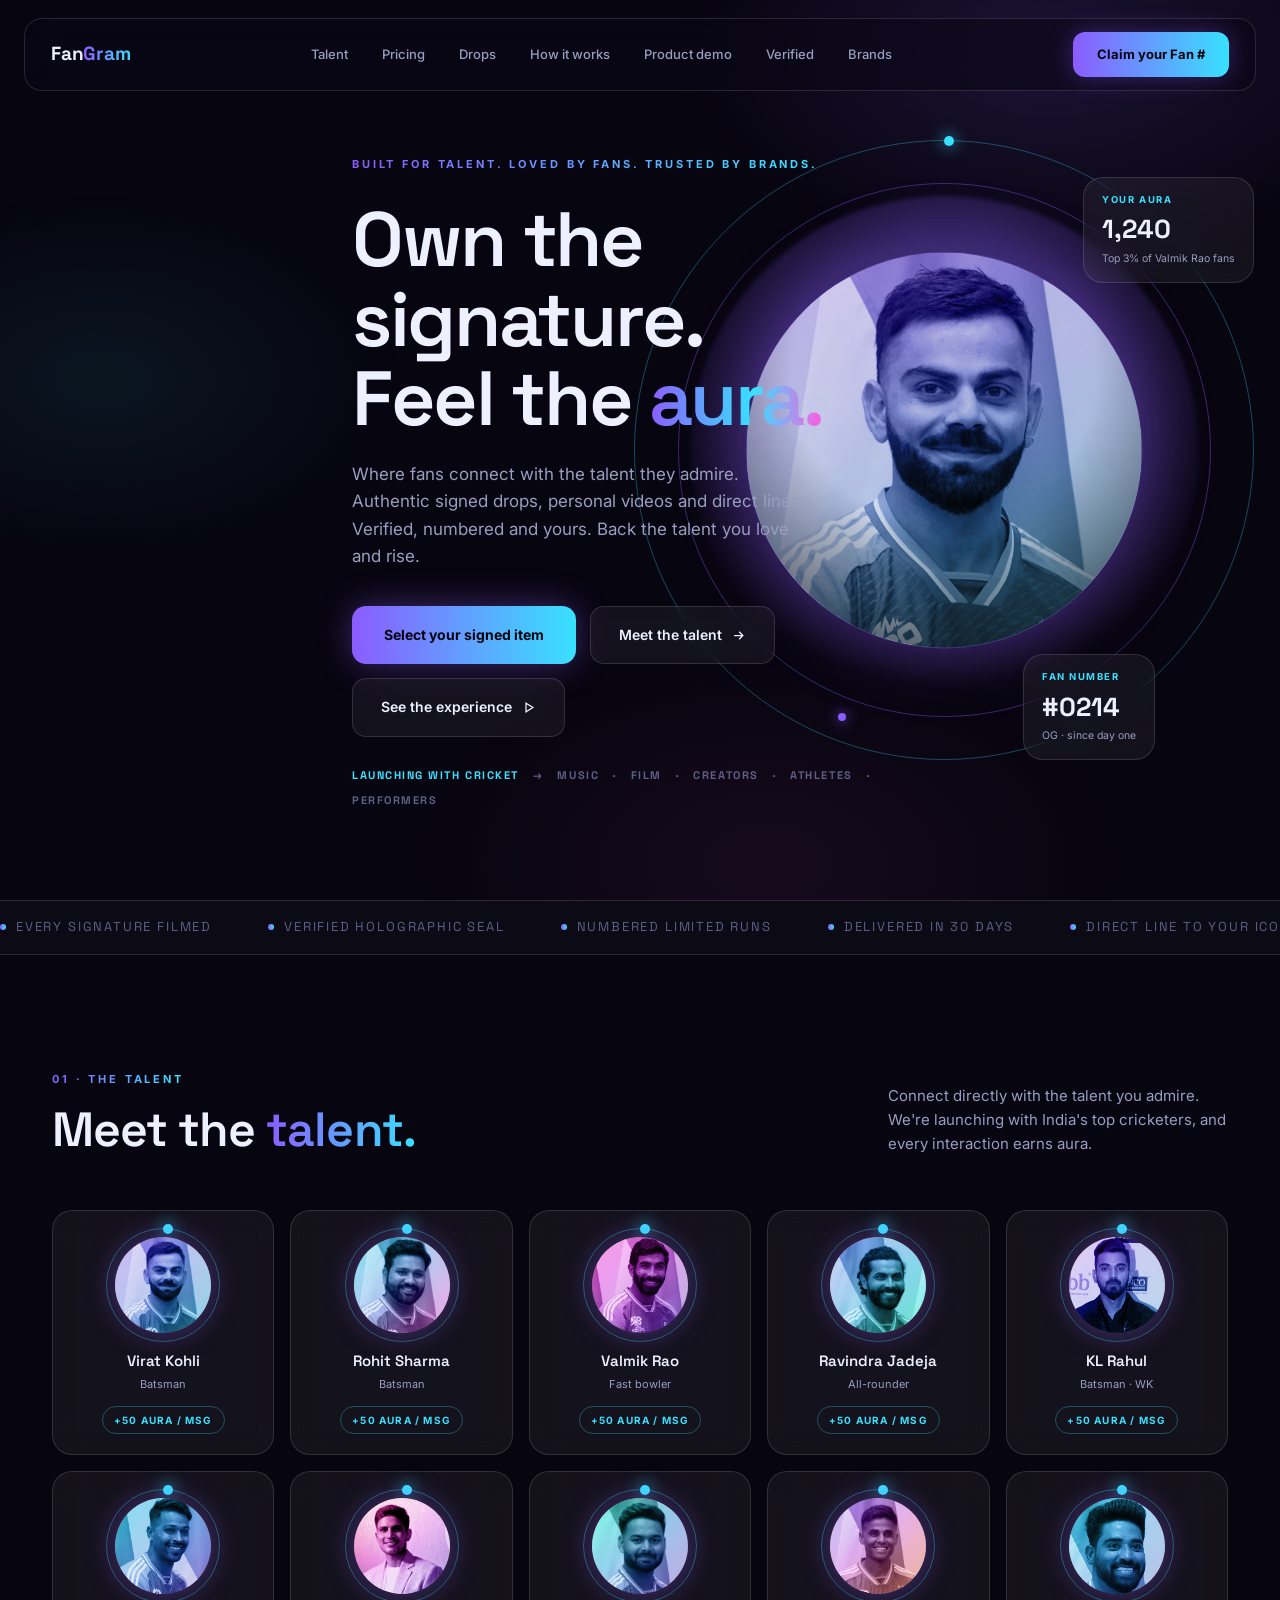
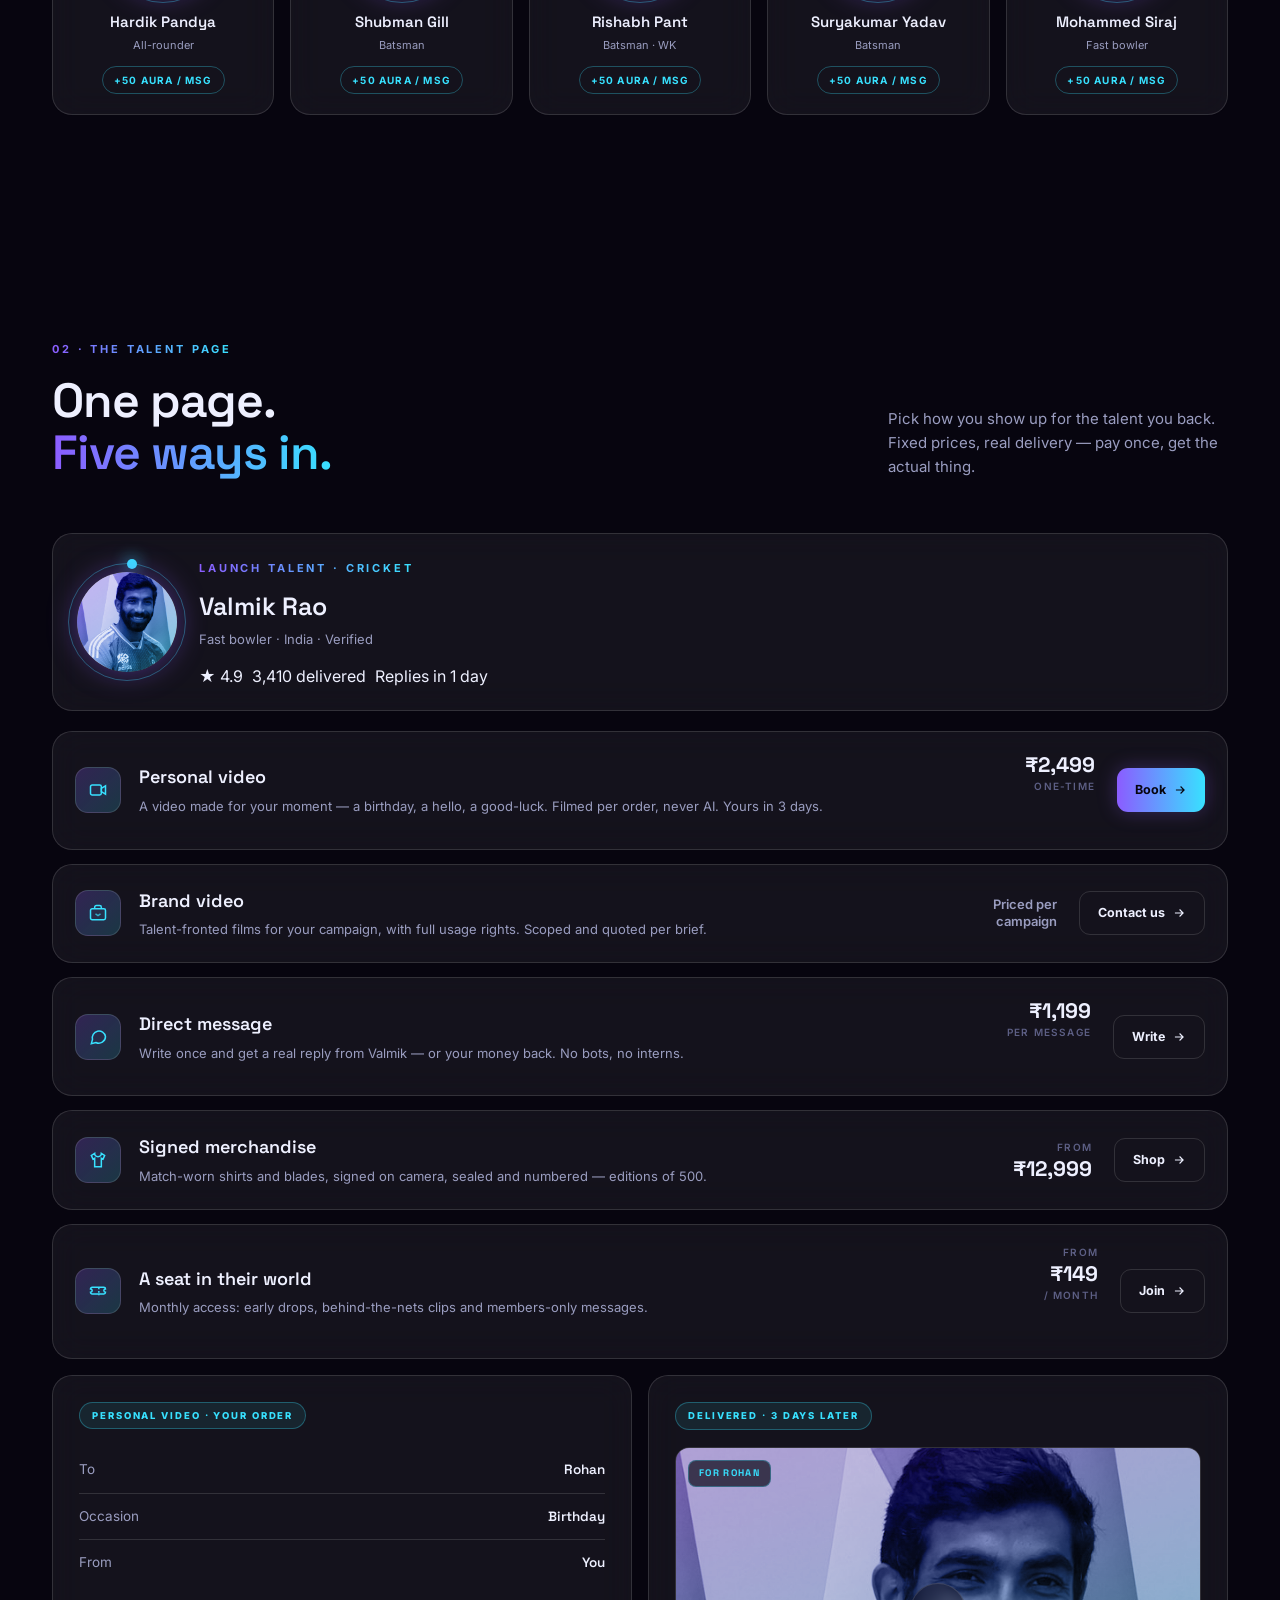
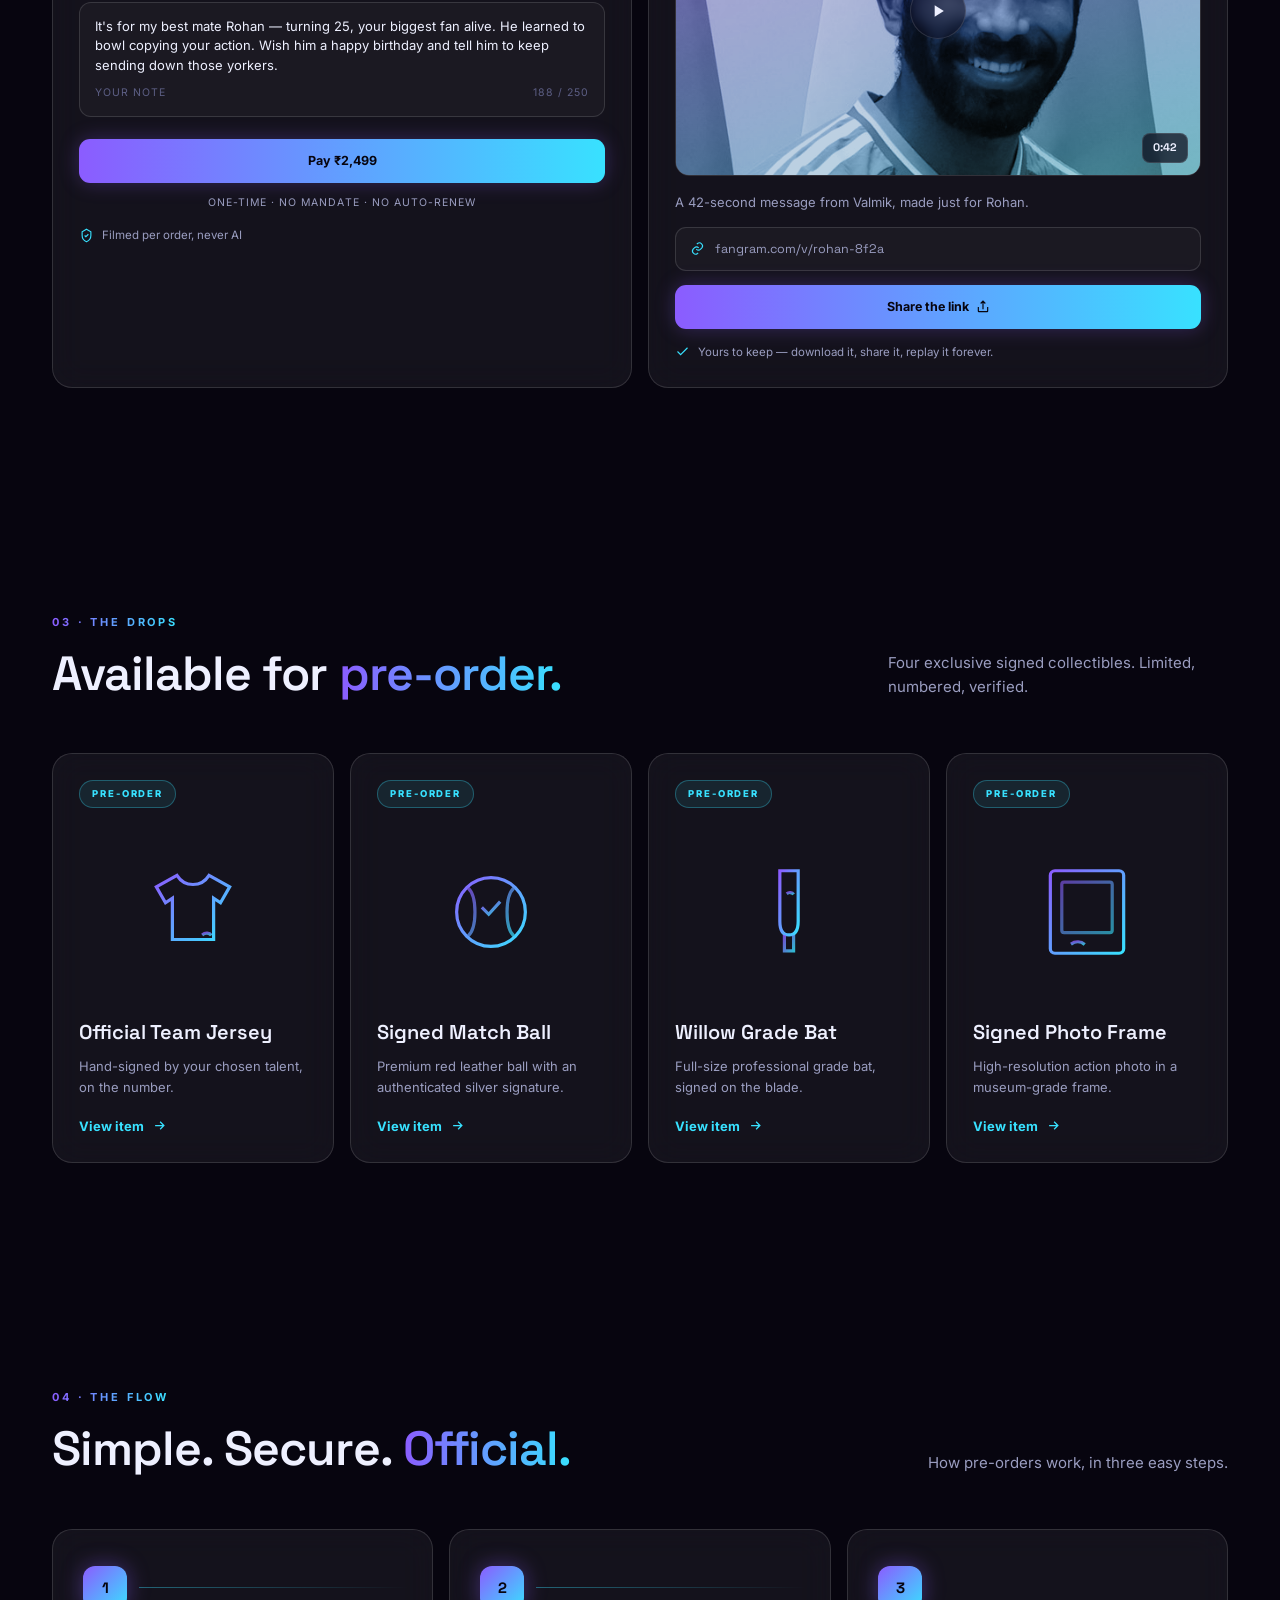
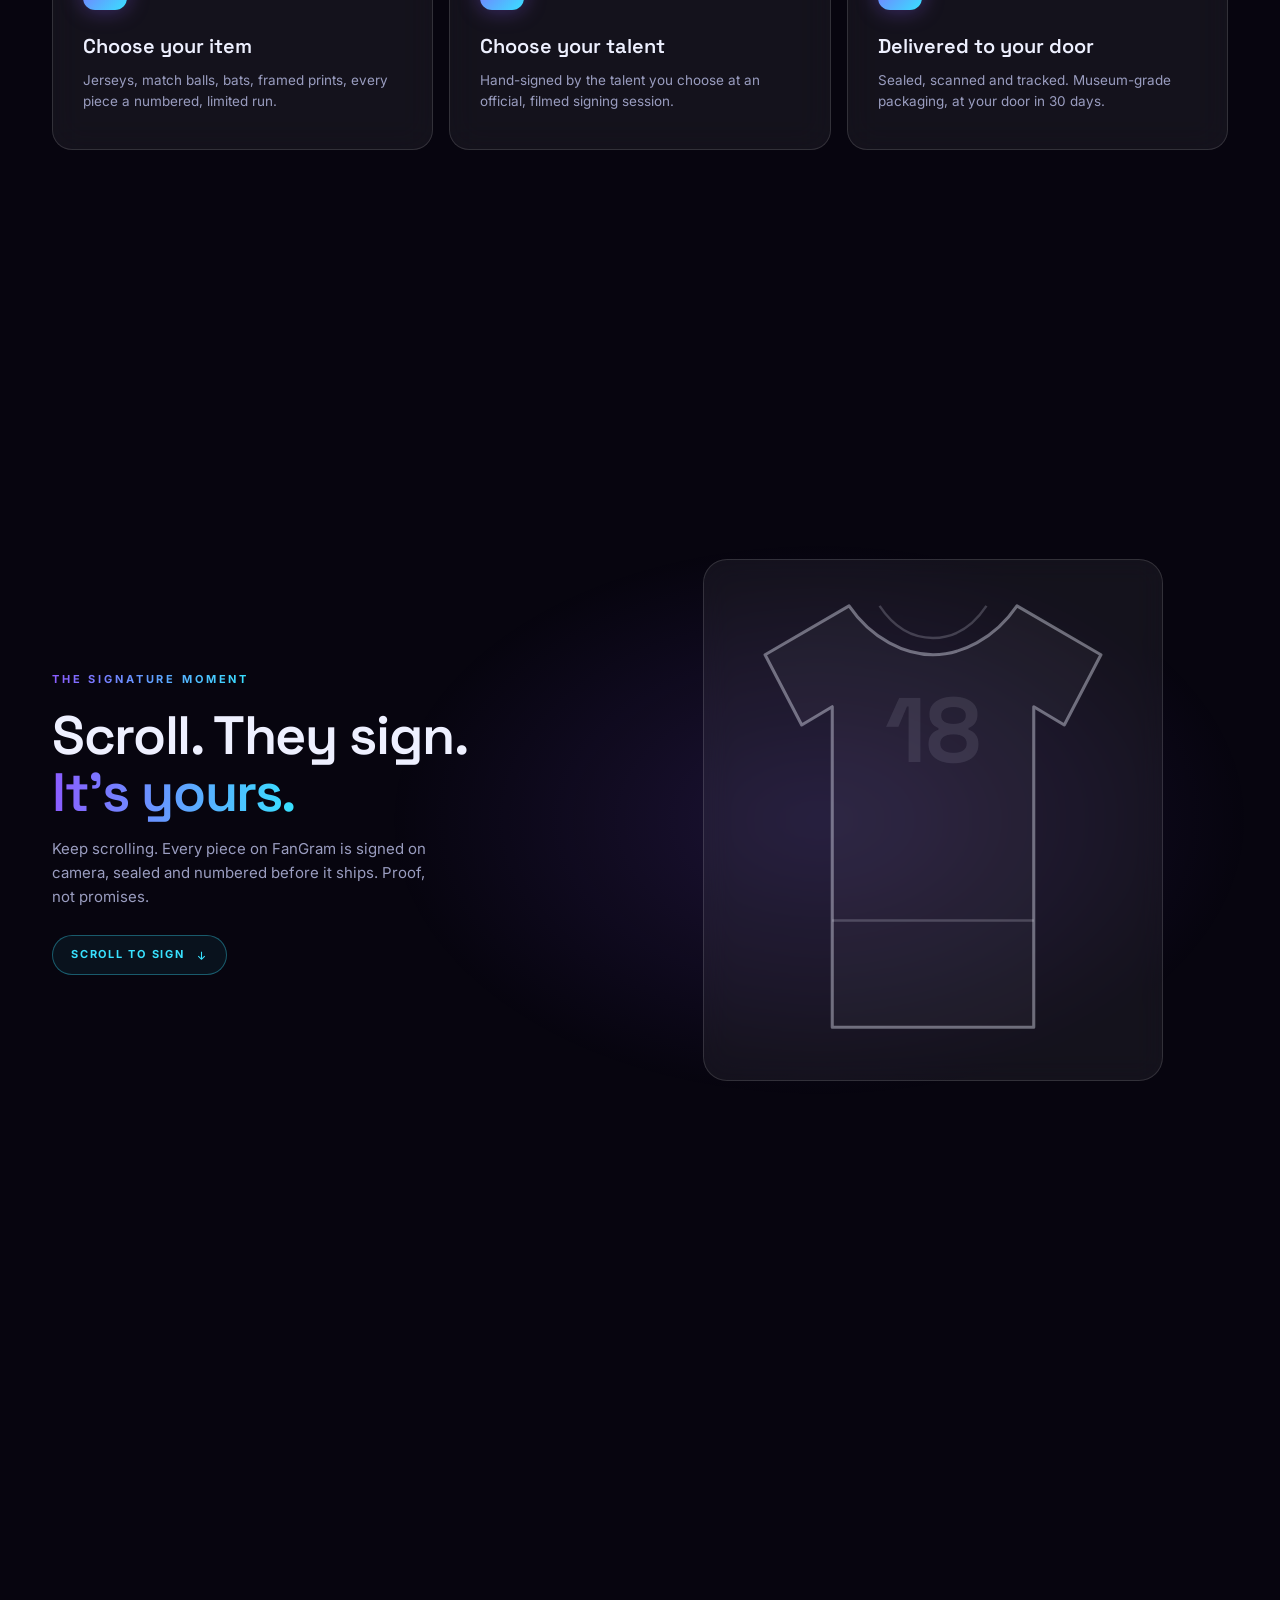
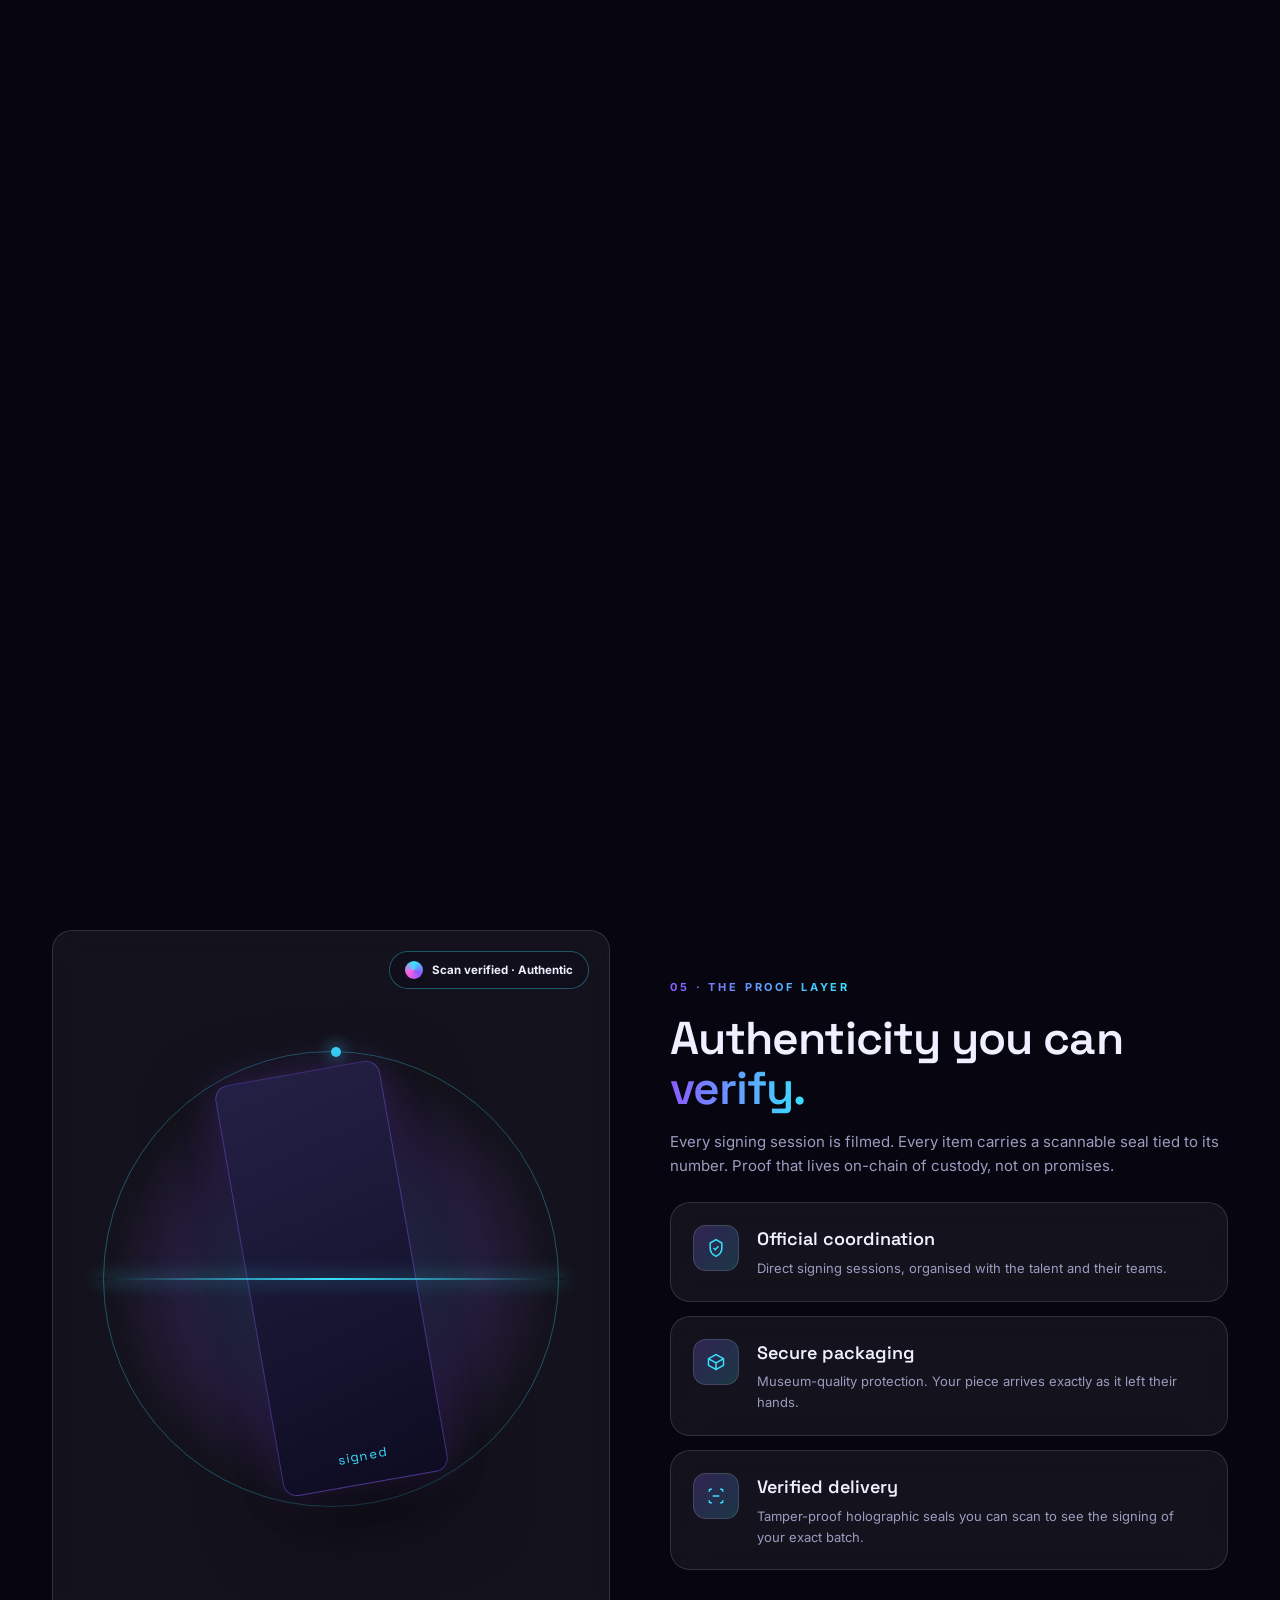
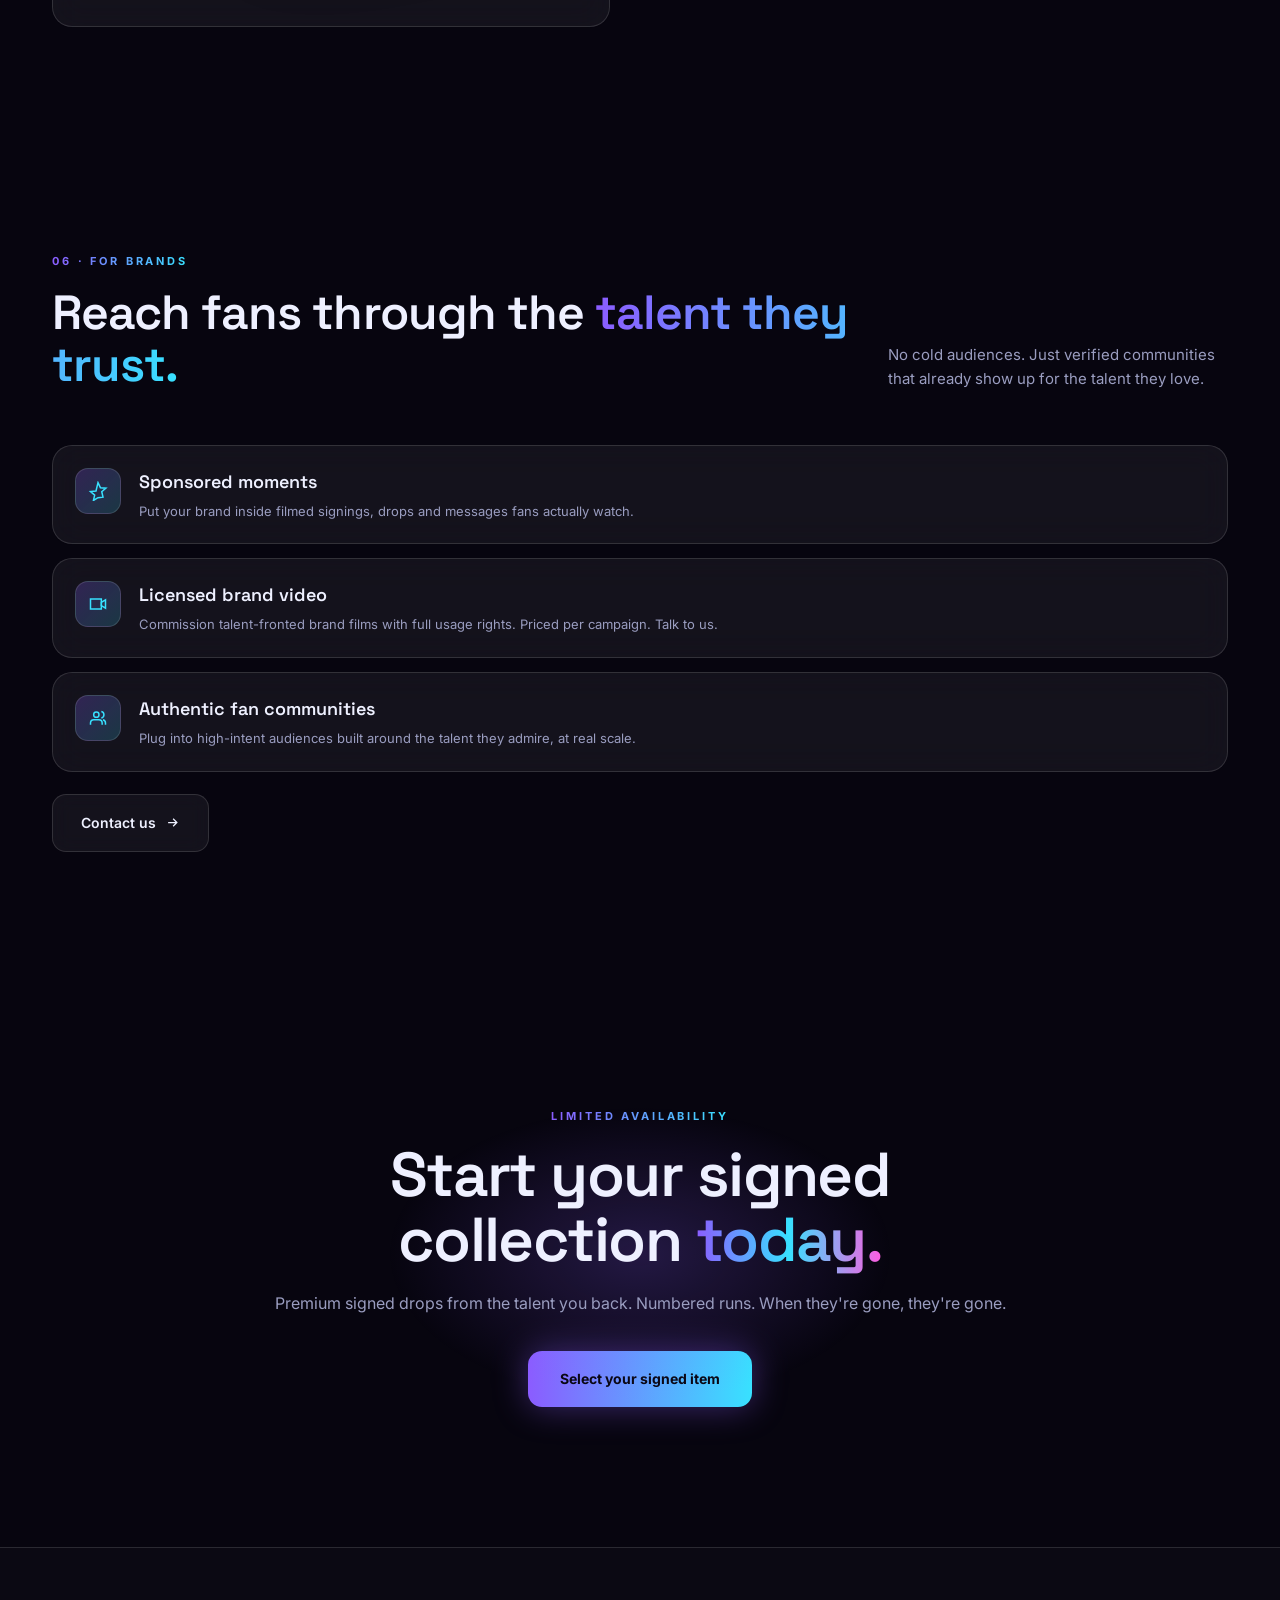
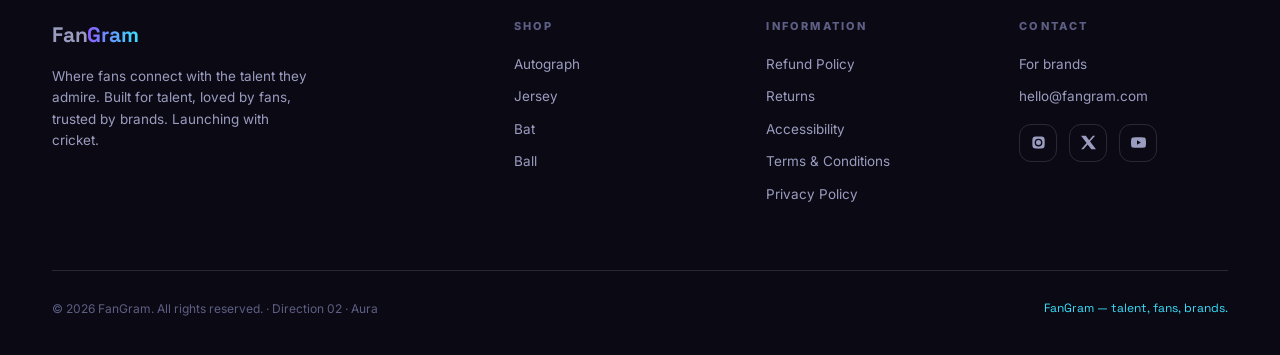
<file: aura.html>
<!doctype html>
<html lang="en">
<head>
<meta charset="utf-8">
<meta http-equiv="Cache-Control" content="no-cache, no-store, must-revalidate"><meta http-equiv="Pragma" content="no-cache"><meta http-equiv="Expires" content="0">
<meta name="viewport" content="width=device-width, initial-scale=1">
<title>FanGram — Aura</title>
<link rel="preconnect" href="https://fonts.googleapis.com">
<link href="https://fonts.googleapis.com/css2?family=Space+Grotesk:wght@400;500;600;700&family=Inter:wght@400;500;600;700&display=swap" rel="stylesheet">
<style>
:root{
  --bg:#07050f; --ink:#eef0ff; --mut:#9a9dc0; --faint:#5d5f85;
  --vio:#8b5cff; --cyan:#38e1ff; --pink:#ff5ce1;
  --glass:rgba(255,255,255,.055); --gborder:rgba(255,255,255,.13);
}
*{box-sizing:border-box;margin:0;padding:0}
html{scroll-behavior:smooth}
body{font-family:'Inter',sans-serif;background:var(--bg);color:var(--ink);line-height:1.6;overflow-x:hidden;-webkit-font-smoothing:antialiased}
::selection{background:var(--vio);color:#fff}
.sg{font-family:'Space Grotesk',sans-serif}
a{color:inherit;text-decoration:none}
svg{display:block}
.wrap{max-width:1240px;margin:0 auto;padding:0 32px}
.bgfx{position:fixed;inset:0;pointer-events:none;z-index:0;background:
  radial-gradient(42% 34% at 82% 6%,rgba(139,92,255,.16),transparent 70%),
  radial-gradient(34% 30% at 8% 42%,rgba(56,225,255,.08),transparent 70%),
  radial-gradient(40% 34% at 60% 96%,rgba(255,92,225,.07),transparent 70%)}
main,header,nav,section,footer{position:relative;z-index:1}
.kick{font-size:11px;font-weight:700;letter-spacing:.26em;text-transform:uppercase;background:linear-gradient(90deg,var(--vio),var(--cyan));-webkit-background-clip:text;background-clip:text;color:transparent}
.rev{opacity:0;transform:translateY(26px);transition:opacity .8s cubic-bezier(.2,.6,.2,1),transform .8s cubic-bezier(.2,.6,.2,1)}
.rev.in{opacity:1;transform:none}
@media (prefers-reduced-motion:reduce){.rev{opacity:1;transform:none;transition:none}.float,.spin{animation:none!important}}
.glass{background:var(--glass);border:1px solid var(--gborder);backdrop-filter:blur(16px);border-radius:20px}

/* NAV */
nav{position:fixed;top:18px;left:24px;right:24px;z-index:50;display:flex;align-items:center;justify-content:space-between;padding:13px 26px;border-radius:18px;background:rgba(10,8,22,.6);border:1px solid var(--gborder);backdrop-filter:blur(18px)}
.logo{font-family:'Space Grotesk';font-weight:700;font-size:19px;letter-spacing:-.01em}
.logo span{background:linear-gradient(90deg,var(--vio),var(--cyan));-webkit-background-clip:text;background-clip:text;color:transparent}
.nl{display:flex;gap:30px;font-size:13px;font-weight:500;color:var(--mut)}
.nl a{transition:color .2s;cursor:pointer;padding:6px 2px}
.nl a:hover{color:var(--cyan)}
.ncta{font-size:13px;font-weight:700;color:#07050f;background:linear-gradient(90deg,var(--vio),var(--cyan));padding:12px 24px;border-radius:12px;cursor:pointer;min-height:44px;display:inline-flex;align-items:center;transition:filter .2s,box-shadow .2s;box-shadow:0 0 24px rgba(139,92,255,.35)}
.ncta:hover{filter:brightness(1.12)}
@media(max-width:860px){.nl{display:none}}

/* HERO */
.hero{min-height:100vh;display:flex;align-items:center;padding:150px 0 90px;position:relative;overflow:hidden}
.orbwrap{position:absolute;right:2%;top:50%;transform:translateY(-50%);width:min(620px,52vw);aspect-ratio:1;pointer-events:none}
.orb{position:absolute;inset:9%;border-radius:50%;background:radial-gradient(circle at 50% 42%,rgba(56,225,255,.32),rgba(139,92,255,.3) 45%,rgba(7,5,15,0) 72%);filter:blur(2px)}
.ring{position:absolute;border-radius:50%;border:1.5px solid}
.ring1{inset:0;border-color:rgba(56,225,255,.32);animation:spin 26s linear infinite}
.ring2{inset:7%;border-color:rgba(139,92,255,.4);animation:spin 20s linear infinite reverse}
.ring1::after{content:'';position:absolute;top:-5px;left:50%;width:10px;height:10px;border-radius:50%;background:var(--cyan);box-shadow:0 0 16px var(--cyan)}
.ring2::after{content:'';position:absolute;bottom:-5px;left:30%;width:8px;height:8px;border-radius:50%;background:var(--vio);box-shadow:0 0 14px var(--vio)}
@keyframes spin{to{transform:rotate(360deg)}}
.sil{position:absolute;left:50%;top:50%;transform:translate(-50%,-50%);width:64%;aspect-ratio:1;border-radius:50%;overflow:hidden;border:1px solid rgba(139,92,255,.4);box-shadow:0 0 70px rgba(139,92,255,.35)}
.sil img{width:100%;height:100%;object-fit:cover;object-position:center 12%;filter:grayscale(1) contrast(1.08) brightness(.85)}
.sil .tone{position:absolute;inset:0;background:linear-gradient(160deg,rgba(139,92,255,.65),rgba(56,225,255,.45));mix-blend-mode:color}
.sil::after{content:'';position:absolute;inset:0;border-radius:50%;background:radial-gradient(70% 70% at 50% 30%,transparent 55%,rgba(7,5,15,.55))}
.chip{position:absolute;padding:14px 18px;z-index:3}
.chip .l{font-size:9.5px;font-weight:700;letter-spacing:.16em;text-transform:uppercase;color:var(--cyan)}
.chip .b{font-family:'Space Grotesk';font-size:26px;font-weight:700;margin-top:2px}
.chip .s{font-size:10.5px;color:var(--mut)}
.c1{top:6%;right:0;animation:float 7s ease-in-out infinite}
.c2{bottom:0;right:16%;animation:float 8s ease-in-out 1.2s infinite}
@media(max-width:960px){.chip{display:none}}
@keyframes float{0%,100%{transform:translateY(0)}50%{transform:translateY(-14px)}}
.hero-in{position:relative;z-index:2;max-width:640px}
h1{font-family:'Space Grotesk';font-weight:600;font-size:clamp(42px,6vw,80px);line-height:1.04;letter-spacing:-.03em;margin:24px 0 22px}
h1 .g{background:linear-gradient(90deg,var(--vio),var(--cyan) 60%,var(--pink));-webkit-background-clip:text;background-clip:text;color:transparent}
.sub{font-size:17px;color:var(--mut);max-width:460px;margin-bottom:36px}
.btns{display:flex;gap:14px;flex-wrap:wrap}
.b1{background:linear-gradient(90deg,var(--vio),var(--cyan));color:#07050f;font-weight:700;font-size:14px;padding:17px 32px;border-radius:14px;cursor:pointer;min-height:44px;display:inline-flex;align-items:center;box-shadow:0 0 34px rgba(139,92,255,.4);transition:filter .2s}
.b1:hover{filter:brightness(1.12)}
.b2{border:1px solid var(--gborder);background:var(--glass);backdrop-filter:blur(10px);color:var(--ink);font-weight:600;font-size:14px;padding:17px 28px;border-radius:14px;cursor:pointer;min-height:44px;display:inline-flex;align-items:center;gap:9px;transition:border-color .2s}
.b2:hover{border-color:var(--cyan)}
@media(max-width:960px){.orbwrap{opacity:.35}}

/* TICKER */
.tick{border-top:1px solid var(--gborder);border-bottom:1px solid var(--gborder);padding:16px 0;overflow:hidden;background:rgba(255,255,255,.02)}
.tick-track{display:flex;gap:56px;width:max-content;animation:mq 34s linear infinite}
@keyframes mq{to{transform:translateX(-50%)}}
.tick-track span{font-family:'Space Grotesk';font-size:13px;letter-spacing:.14em;text-transform:uppercase;color:var(--faint);white-space:nowrap;display:flex;align-items:center;gap:10px}
.tick-track i{width:6px;height:6px;border-radius:50%;background:linear-gradient(90deg,var(--vio),var(--cyan));display:inline-block}
@media (prefers-reduced-motion:reduce){.tick-track{animation:none}}

/* SECTIONS */
section{padding:110px 0}
.shead{display:flex;align-items:flex-end;justify-content:space-between;gap:32px;margin-bottom:54px}
.shead h2{font-family:'Space Grotesk';font-weight:600;font-size:clamp(30px,4vw,48px);letter-spacing:-.02em;line-height:1.08;margin-top:14px}
.shead h2 .g{background:linear-gradient(90deg,var(--vio),var(--cyan));-webkit-background-clip:text;background-clip:text;color:transparent}
.shead p{color:var(--mut);font-size:15px;max-width:340px}

/* PLAYERS */
.pgrid{display:grid;grid-template-columns:repeat(5,1fr);gap:16px}
@media(max-width:1080px){.pgrid{grid-template-columns:repeat(3,1fr)}}
@media(max-width:640px){.pgrid{grid-template-columns:repeat(2,1fr)}}
.pcard{position:relative;padding:26px 18px 20px;text-align:center;cursor:pointer;transition:transform .3s,border-color .3s,box-shadow .3s}
.pcard:hover{transform:translateY(-5px);border-color:rgba(56,225,255,.4);box-shadow:0 18px 46px -18px rgba(139,92,255,.5)}
.aura{position:relative;width:96px;height:96px;margin:0 auto 16px}
.aura .ring{inset:-9px;border-color:rgba(56,225,255,.35)}
.aura .core{position:absolute;inset:0;border-radius:50%;overflow:hidden;box-shadow:0 0 30px rgba(139,92,255,.45)}
.aura .core img{width:100%;height:100%;object-fit:cover;object-position:center 10%;filter:grayscale(1) contrast(1.08) brightness(.9)}
.aura .core .tone{position:absolute;inset:0;border-radius:50%;mix-blend-mode:color}
.pcard .nm{font-family:'Space Grotesk';font-weight:600;font-size:15px}
.pcard .rl{font-size:11px;color:var(--mut);margin-top:3px}
.pcard .pts{margin-top:12px;font-size:10px;font-weight:700;letter-spacing:.12em;text-transform:uppercase;color:var(--cyan);border:1px solid rgba(56,225,255,.3);border-radius:999px;padding:5px 11px;display:inline-block}

/* PRODUCTS */
.prgrid{display:grid;grid-template-columns:repeat(4,1fr);gap:16px}
@media(max-width:1080px){.prgrid{grid-template-columns:repeat(2,1fr)}}
@media(max-width:560px){.prgrid{grid-template-columns:1fr}}
.prcard{padding:26px;display:flex;flex-direction:column;min-height:410px;cursor:pointer;position:relative;overflow:hidden;transition:transform .3s,border-color .3s}
.prcard::before{content:'';position:absolute;top:-40%;left:-20%;width:70%;height:70%;background:radial-gradient(circle,rgba(139,92,255,.22),transparent 70%);opacity:0;transition:opacity .4s}
.prcard:hover{transform:translateY(-5px);border-color:rgba(139,92,255,.45)}
.prcard:hover::before{opacity:1}
.tagpre{font-size:9.5px;font-weight:800;letter-spacing:.2em;text-transform:uppercase;color:var(--cyan);background:rgba(56,225,255,.09);border:1px solid rgba(56,225,255,.3);border-radius:999px;padding:5px 12px;align-self:flex-start}
.prfig{flex:1;display:flex;align-items:center;justify-content:center;padding:24px 0;position:relative;z-index:1}
.prfig svg{width:110px;height:110px;stroke:url(#gradAura)}
.prcard h3{font-family:'Space Grotesk';font-weight:600;font-size:20px;margin-bottom:8px;position:relative;z-index:1}
.prcard p{font-size:13px;color:var(--mut);margin-bottom:18px;position:relative;z-index:1}
.prlink{font-size:13px;font-weight:700;color:var(--cyan);display:inline-flex;align-items:center;gap:8px;position:relative;z-index:1}
.prlink svg{width:15px;height:15px;stroke:currentColor;transition:transform .2s}
.prcard:hover .prlink svg{transform:translateX(4px)}

/* PROCESS */
.steps{display:grid;grid-template-columns:repeat(3,1fr);gap:16px;counter-reset:st}
@media(max-width:860px){.steps{grid-template-columns:1fr}}
.step{padding:36px 30px;position:relative;cursor:default;transition:border-color .3s,transform .3s}
.step:hover{border-color:rgba(56,225,255,.4);transform:translateY(-4px)}
.step .n{font-family:'Space Grotesk';font-weight:700;font-size:15px;width:44px;height:44px;border-radius:12px;display:flex;align-items:center;justify-content:center;background:linear-gradient(135deg,var(--vio),var(--cyan));color:#07050f;box-shadow:0 0 22px rgba(139,92,255,.4)}
.step h3{font-family:'Space Grotesk';font-weight:600;font-size:20px;margin:20px 0 8px}
.step p{font-size:13.5px;color:var(--mut)}
.step .ln{position:absolute;top:57px;left:calc(30px + 44px + 12px);right:24px;height:1px;background:linear-gradient(90deg,rgba(56,225,255,.4),transparent)}
.step:last-child .ln{display:none}
@media(max-width:860px){.step .ln{display:none}}

/* SIGNING MOMENT (scroll-scrubbed) */
.sign{height:240vh;position:relative}
.sign-pin{position:sticky;top:0;height:100vh;display:flex;align-items:center;overflow:hidden}
.sign-pin::before{content:'';position:absolute;inset:0;background:radial-gradient(48% 44% at 64% 50%,rgba(139,92,255,.16),rgba(7,5,15,0) 70%)}
.sign-grid{display:grid;grid-template-columns:1fr 1.1fr;gap:48px;align-items:center;width:100%;position:relative}
@media(max-width:900px){.sign-grid{grid-template-columns:1fr;gap:8px}}
.sign-copy h2{font-family:'Space Grotesk';font-weight:600;font-size:clamp(32px,4.4vw,54px);letter-spacing:-.025em;line-height:1.06;margin:16px 0 16px}
.sign-copy h2 .g{background:linear-gradient(90deg,var(--vio),var(--cyan));-webkit-background-clip:text;background-clip:text;color:transparent}
.sign-copy p{color:var(--mut);font-size:15px;max-width:380px}
.sign-hint{margin-top:26px;display:inline-flex;align-items:center;gap:10px;font-size:11px;font-weight:700;letter-spacing:.16em;text-transform:uppercase;color:var(--cyan);border:1px solid rgba(56,225,255,.35);border-radius:999px;padding:10px 18px;background:rgba(56,225,255,.06)}
.sign-hint svg{animation:hintY 1.6s ease-in-out infinite}
@keyframes hintY{0%,100%{transform:translateY(0)}50%{transform:translateY(4px)}}
@media (prefers-reduced-motion:reduce){.sign-hint svg{animation:none}}
.sign-stage{position:relative;aspect-ratio:300/340;max-height:70vh;margin:0 auto;width:100%;max-width:460px;border-radius:24px;background:var(--glass);border:1px solid var(--gborder);backdrop-filter:blur(14px)}
@media(max-width:900px){.sign-stage{max-height:52vh}}
.sign-stage svg{position:absolute;inset:0;width:100%;height:100%}
.jersey path{stroke:rgba(238,240,255,.4);stroke-width:2;fill:rgba(238,240,255,.03);stroke-linejoin:round}
.jersey .thin{stroke:rgba(238,240,255,.2);fill:none;stroke-width:1.6}
.jersey text{fill:rgba(238,240,255,.1);font-family:'Space Grotesk',sans-serif;font-size:60px;font-weight:700}
.sig path{stroke:var(--cyan);stroke-width:4;fill:none;stroke-linecap:round;stroke-linejoin:round;filter:drop-shadow(0 0 8px rgba(56,225,255,.8))}
.sig circle{fill:#eaffff;opacity:0;filter:drop-shadow(0 0 10px var(--cyan))}
.sigseal{position:absolute;right:4%;bottom:5%;display:flex;align-items:center;gap:9px;border:1px solid rgba(56,225,255,.4);border-radius:12px;padding:10px 16px;background:rgba(10,8,22,.8);backdrop-filter:blur(8px);font-family:'Space Grotesk';font-size:10.5px;font-weight:700;letter-spacing:.1em;text-transform:uppercase;opacity:0;transform:scale(.7);transition:opacity .45s,transform .45s cubic-bezier(.2,1.4,.4,1)}
.sigseal.on{opacity:1;transform:none}
.sigseal .ic{width:22px;height:22px;border-radius:50%;background:linear-gradient(135deg,var(--vio),var(--cyan));display:flex;align-items:center;justify-content:center;flex:none}

/* TRUST */
.trust{display:grid;grid-template-columns:1fr 1fr;gap:60px;align-items:center}
@media(max-width:960px){.trust{grid-template-columns:1fr}}
.tstage{position:relative;aspect-ratio:4/5;overflow:hidden;display:flex;align-items:center;justify-content:center}
.tstage .halo{position:absolute;width:78%;aspect-ratio:1;border-radius:50%;background:radial-gradient(circle,rgba(56,225,255,.2),rgba(139,92,255,.14) 50%,transparent 72%)}
.tstage .ring1{width:82%;aspect-ratio:1;inset:auto}
.tstage .item{position:relative;width:30%;aspect-ratio:1/2.5;border-radius:14px;background:linear-gradient(165deg,#232045,#0e0c22);border:1px solid rgba(139,92,255,.4);box-shadow:0 30px 80px rgba(0,0,0,.6),0 0 40px rgba(139,92,255,.25);transform:rotate(-10deg)}
.tstage .item::after{content:'signed';position:absolute;bottom:16px;left:0;right:0;text-align:center;font-family:'Space Grotesk';color:var(--cyan);font-size:13px;letter-spacing:.1em}
.tstage .scan{position:absolute;left:8%;right:8%;height:2px;background:linear-gradient(90deg,transparent,var(--cyan),transparent);box-shadow:0 0 18px var(--cyan);animation:scan 4.5s ease-in-out infinite}
@keyframes scan{0%,100%{top:16%}50%{top:82%}}
@media (prefers-reduced-motion:reduce){.tstage .scan{animation:none;top:50%}}
.tstage .sealtag{position:absolute;top:20px;right:20px;display:flex;align-items:center;gap:9px;border-radius:999px;padding:9px 15px;font-size:11.5px;font-weight:700;background:rgba(10,8,22,.65);border:1px solid rgba(56,225,255,.35);backdrop-filter:blur(8px)}
.tstage .sealtag .dot{width:18px;height:18px;border-radius:50%;background:conic-gradient(var(--cyan),var(--vio),var(--pink),var(--cyan))}
.tfeat{display:flex;gap:18px;padding:22px;margin-bottom:14px;cursor:default;transition:border-color .3s}
.tfeat:hover{border-color:rgba(56,225,255,.4)}
.tfeat .ic{width:46px;height:46px;flex:none;border-radius:13px;background:linear-gradient(135deg,rgba(139,92,255,.25),rgba(56,225,255,.18));border:1px solid var(--gborder);display:flex;align-items:center;justify-content:center}
.tfeat .ic svg{width:20px;height:20px;stroke:var(--cyan)}
.tfeat h3{font-family:'Space Grotesk';font-weight:600;font-size:18px;margin-bottom:4px}
.tfeat p{font-size:13px;color:var(--mut)}

/* TALENT PAGE MENU + ORDER/DELIVERY (reuses .tfeat / .glass / .tagpre / .pts) */
.tstrip{display:flex;flex-wrap:wrap;gap:9px;align-items:center}
.tstrip .pts{margin-top:0}
.mrow{align-items:center;flex-wrap:wrap;transition:border-color .3s,transform .3s}
.mrow:hover{border-color:rgba(56,225,255,.4);transform:translateY(-2px)}
.mrow .mbody{flex:1;min-width:210px}
.mend{display:flex;align-items:center;gap:22px;margin-left:auto}
.price{font-family:'Space Grotesk',sans-serif;font-weight:700;font-size:21px;line-height:1;text-align:right;white-space:nowrap}
.price .top,.price .sub{display:block;font-family:'Inter',sans-serif;font-weight:600;font-size:10px;letter-spacing:.12em;text-transform:uppercase;color:var(--faint)}
.price .top{margin-bottom:6px}
.price .sub{margin-top:6px}
.price.quote{font-family:'Inter',sans-serif;font-weight:600;font-size:13px;color:var(--mut);line-height:1.35;white-space:normal;max-width:112px}
.mcta{font-size:12.5px;font-weight:700;color:#07050f;background:linear-gradient(90deg,var(--vio),var(--cyan));padding:0 18px;border-radius:11px;min-height:44px;display:inline-flex;align-items:center;gap:7px;white-space:nowrap;cursor:pointer;transition:filter .2s,border-color .2s;box-shadow:0 0 20px rgba(139,92,255,.28)}
.mcta:hover{filter:brightness(1.12)}
.mcta svg{width:14px;height:14px;stroke:currentColor}
.mcta.ghost{background:none;color:var(--ink);border:1px solid var(--gborder);box-shadow:none}
.mcta.ghost:hover{border-color:var(--cyan);filter:none}
.paygrid{display:grid;grid-template-columns:1fr 1fr;gap:16px;margin-top:16px}
@media(max-width:860px){.paygrid{grid-template-columns:1fr}}
.ocard{padding:26px;display:flex;flex-direction:column}
.orow{display:flex;justify-content:space-between;gap:14px;padding:12px 0;border-bottom:1px solid var(--gborder);font-size:13.5px;align-items:baseline}
.orow .k{color:var(--mut)}
.orow .v{font-family:'Space Grotesk',sans-serif;font-weight:600;text-align:right}
.onote{background:rgba(255,255,255,.03);border:1px solid var(--gborder);border-radius:12px;padding:14px 15px;margin:16px 0 4px}
.onote p{font-size:13px;color:var(--ink);line-height:1.5;margin:0}
.ometa{display:flex;justify-content:space-between;font-size:10.5px;letter-spacing:.1em;text-transform:uppercase;color:var(--faint);margin-top:10px}
.paybtn{width:100%;justify-content:center;margin-top:18px}
.guar{display:inline-flex;align-items:center;gap:8px;font-size:11.5px;color:var(--mut);margin-top:14px}
.guar svg{width:15px;height:15px;stroke:var(--cyan);flex:none;fill:none}
.vframe{position:relative;border-radius:14px;overflow:hidden;aspect-ratio:16/10;border:1px solid var(--gborder)}
.vframe img{width:100%;height:100%;object-fit:cover;object-position:center 12%;filter:grayscale(1) contrast(1.06) brightness(.8)}
.vframe .vtone{position:absolute;inset:0;background:linear-gradient(160deg,rgba(139,92,255,.5),rgba(56,225,255,.4));mix-blend-mode:color}
.vframe .play{position:absolute;left:50%;top:50%;transform:translate(-50%,-50%);width:56px;height:56px;border-radius:50%;background:rgba(10,8,22,.5);border:1px solid var(--gborder);backdrop-filter:blur(6px);display:flex;align-items:center;justify-content:center}
.vframe .play svg{width:20px;height:20px;fill:var(--ink)}
.vframe .dur,.vframe .who{position:absolute;font-family:'Space Grotesk',sans-serif;font-weight:700;background:rgba(10,8,22,.7);border:1px solid var(--gborder);backdrop-filter:blur(6px)}
.vframe .dur{right:12px;bottom:12px;font-size:11px;padding:5px 10px;border-radius:8px}
.vframe .who{left:12px;top:12px;font-size:9.5px;letter-spacing:.14em;text-transform:uppercase;color:var(--cyan);border-color:rgba(56,225,255,.3);padding:5px 10px;border-radius:8px}
.linkfield{display:flex;align-items:center;gap:10px;background:rgba(255,255,255,.03);border:1px solid var(--gborder);border-radius:11px;padding:11px 14px;font-size:12.5px;color:var(--mut);font-family:'Space Grotesk',sans-serif}
.linkfield span{white-space:nowrap;overflow:hidden;text-overflow:ellipsis}
@media(max-width:640px){.mend{margin-left:0;width:100%;justify-content:space-between;margin-top:4px}}

/* CTA */
.cta{padding:140px 0;text-align:center;position:relative;overflow:hidden}
.cta .halo{position:absolute;left:50%;top:50%;transform:translate(-50%,-50%);width:720px;height:420px;background:radial-gradient(50% 50% at 50% 50%,rgba(139,92,255,.22),transparent 70%)}
.cta h2{font-family:'Space Grotesk';font-weight:600;font-size:clamp(34px,5vw,62px);letter-spacing:-.025em;line-height:1.06;position:relative}
.cta h2 .g{background:linear-gradient(90deg,var(--vio),var(--cyan),var(--pink));-webkit-background-clip:text;background-clip:text;color:transparent}
.cta p{color:var(--mut);margin:18px 0 34px;position:relative}

/* FOOTER */
footer{border-top:1px solid var(--gborder);padding:70px 0 36px;background:rgba(255,255,255,.02)}
.fgrid{display:grid;grid-template-columns:2fr 1fr 1fr 1fr;gap:44px;margin-bottom:54px}
@media(max-width:860px){.fgrid{grid-template-columns:1fr 1fr}}
.fgrid h4{font-size:11px;font-weight:800;letter-spacing:.2em;text-transform:uppercase;color:var(--faint);margin-bottom:18px}
.fgrid a{display:block;font-size:13.5px;color:var(--mut);margin-bottom:11px;transition:color .2s;cursor:pointer}
.fgrid a:hover{color:var(--cyan)}
.fgrid .desc{font-size:13.5px;color:var(--mut);max-width:260px;margin-top:14px}
.fbot{display:flex;align-items:center;justify-content:space-between;gap:20px;border-top:1px solid var(--gborder);padding-top:28px;font-size:12px;color:var(--faint);flex-wrap:wrap}
.socs{display:flex;gap:12px}
.socs a{width:38px;height:38px;border:1px solid var(--gborder);border-radius:12px;display:flex;align-items:center;justify-content:center;transition:border-color .2s;cursor:pointer}
.socs a:hover{border-color:var(--cyan)}
.socs svg{width:15px;height:15px;fill:var(--mut)}
</style>
</head>
<body>
<div class="bgfx" aria-hidden="true"></div>
<svg width="0" height="0" aria-hidden="true"><defs><linearGradient id="gradAura" x1="0" y1="0" x2="1" y2="1"><stop offset="0" stop-color="#8b5cff"/><stop offset="1" stop-color="#38e1ff"/></linearGradient></defs></svg>

<nav aria-label="Main">
  <a class="logo" href="#top">Fan<span>Gram</span></a>
  <div class="nl"><a href="#players">Talent</a><a href="#talentpage">Pricing</a><a href="#products">Drops</a><a href="#process">How it works</a><a class="fgwt-open" style="cursor:pointer">Product demo</a><a href="#authenticity">Verified</a><a href="#brands">Brands</a></div>
  <a class="ncta" href="#products">Claim your Fan #</a>
</nav>

<header class="hero" id="top">
  <div class="orbwrap" aria-hidden="true">
    <div class="ring ring1"></div><div class="ring ring2"></div><div class="orb"></div>
    <div class="sil"><img src="assets/players/kohli.jpg" alt=""><div class="tone"></div></div>
    <div class="chip glass c1"><div class="l">Your aura</div><div class="b">1,240</div><div class="s">Top 3% of Valmik Rao fans</div></div>
    <div class="chip glass c2"><div class="l">Fan number</div><div class="b">#0214</div><div class="s">OG · since day one</div></div>
  </div>
  <div class="wrap hero-in">
    <span class="kick rev">Built for talent. Loved by fans. Trusted by brands.</span>
    <h1 class="rev">Own the signature.<br>Feel the <span class="g">aura.</span></h1>
    <p class="sub rev">Where fans connect with the talent they admire. Authentic signed drops, personal videos and direct lines. Verified, numbered and yours. Back the talent you love and rise.</p>
    <div class="btns rev">
      <a class="b1" href="#products">Select your signed item</a>
      <a class="b2" href="#players">Meet the talent
        <svg viewBox="0 0 24 24" fill="none" stroke="currentColor" stroke-width="2" width="15" height="15"><path d="M5 12h14M13 6l6 6-6 6"/></svg></a>
      <a class="b2 fgwt-open" style="cursor:pointer">See the experience
        <svg viewBox="0 0 24 24" fill="none" stroke="currentColor" stroke-width="2" width="15" height="15"><path d="M8 5v14l11-7z"/></svg></a>
    </div>
    <div class="rev" style="margin-top:30px;display:flex;flex-wrap:wrap;align-items:center;gap:8px 14px;font-family:'Space Grotesk';font-size:11px;font-weight:700;letter-spacing:.14em;text-transform:uppercase;color:var(--faint)">
      <span style="color:var(--cyan)">Launching with cricket</span><span aria-hidden="true">→</span>
      <span>Music</span><span aria-hidden="true">·</span><span>Film</span><span aria-hidden="true">·</span><span>Creators</span><span aria-hidden="true">·</span><span>Athletes</span><span aria-hidden="true">·</span><span>Performers</span>
    </div>
  </div>
</header>

<div class="tick" aria-hidden="true">
  <div class="tick-track">
    <span><i></i>Every signature filmed</span><span><i></i>Verified holographic seal</span><span><i></i>Numbered limited runs</span><span><i></i>Delivered in 30 days</span><span><i></i>Direct line to your icon</span>
    <span><i></i>Every signature filmed</span><span><i></i>Verified holographic seal</span><span><i></i>Numbered limited runs</span><span><i></i>Delivered in 30 days</span><span><i></i>Direct line to your icon</span>
  </div>
</div>

<section id="players">
  <div class="wrap">
    <div class="shead rev">
      <div><span class="kick">01 · The talent</span><h2>Meet the <span class="g">talent.</span></h2></div>
      <p>Connect directly with the talent you admire. We're launching with India's top cricketers, and every interaction earns aura.</p>
    </div>
    <div class="pgrid" id="pgrid"></div>
  </div>
</section>

<section id="talentpage">
  <div class="wrap">
    <div class="shead rev">
      <div><span class="kick">02 · The talent page</span><h2>One page.<br><span class="g">Five ways in.</span></h2></div>
      <p>Pick how you show up for the talent you back. Fixed prices, real delivery — pay once, get the actual thing.</p>
    </div>

    <div class="tfeat glass rev" style="align-items:center;flex-wrap:wrap;gap:22px;padding:20px 24px;margin-bottom:20px">
      <div class="aura" style="width:100px;height:100px;margin:0;flex:none">
        <div class="ring ring1" aria-hidden="true" style="animation-duration:22s"></div>
        <div class="core"><img src="assets/players/bumrah.jpg" alt="Valmik Rao" loading="lazy"><div class="tone" style="background:linear-gradient(135deg,rgba(139,92,255,.8),rgba(56,225,255,.6))"></div></div>
      </div>
      <div style="flex:1;min-width:220px">
        <span class="kick">Launch talent · Cricket</span>
        <h3 class="sg" style="font-weight:600;font-size:25px;margin:7px 0 3px">Valmik Rao</h3>
        <div style="font-size:13px;color:var(--mut)">Fast bowler · India · Verified</div>
        <div class="tstrip" style="margin-top:14px">
          <span class="pts">★ 4.9</span>
          <span class="pts">3,410 delivered</span>
          <span class="pts">Replies in 1 day</span>
        </div>
      </div>
    </div>

    <div class="tfeat glass rev mrow">
      <div class="ic"><svg viewBox="0 0 24 24" fill="none" stroke-width="1.8"><rect x="3" y="6" width="13" height="12" rx="2"/><path d="M16 10l5-3v10l-5-3z"/></svg></div>
      <div class="mbody"><h3>Personal video</h3><p>A video made for your moment — a birthday, a hello, a good-luck. Filmed per order, never AI. Yours in 3 days.</p></div>
      <div class="mend">
        <div class="price">₹2,499<span class="sub">one-time</span></div>
        <a class="mcta" href="#order">Book <svg viewBox="0 0 24 24" fill="none" stroke="currentColor" stroke-width="2"><path d="M5 12h14M13 6l6 6-6 6"/></svg></a>
      </div>
    </div>

    <div class="tfeat glass rev mrow">
      <div class="ic"><svg viewBox="0 0 24 24" fill="none" stroke-width="1.8"><rect x="3" y="7" width="18" height="13" rx="2"/><path d="M8 7V5a2 2 0 012-2h4a2 2 0 012 2v2"/><path d="M9 13l3 2 3-2" opacity=".7"/></svg></div>
      <div class="mbody"><h3>Brand video</h3><p>Talent-fronted films for your campaign, with full usage rights. Scoped and quoted per brief.</p></div>
      <div class="mend">
        <div class="price quote">Priced per campaign</div>
        <a class="mcta ghost" href="mailto:brands@fangram.com">Contact us <svg viewBox="0 0 24 24" fill="none" stroke="currentColor" stroke-width="2"><path d="M5 12h14M13 6l6 6-6 6"/></svg></a>
      </div>
    </div>

    <div class="tfeat glass rev mrow">
      <div class="ic"><svg viewBox="0 0 24 24" fill="none" stroke-width="1.8"><path d="M21 11.5a8 8 0 01-11.6 7.1L4 20l1.4-5A8 8 0 1121 11.5z"/></svg></div>
      <div class="mbody"><h3>Direct message</h3><p>Write once and get a real reply from Valmik — or your money back. No bots, no interns.</p></div>
      <div class="mend">
        <div class="price">₹1,199<span class="sub">per message</span></div>
        <a class="mcta ghost" href="#order">Write <svg viewBox="0 0 24 24" fill="none" stroke="currentColor" stroke-width="2"><path d="M5 12h14M13 6l6 6-6 6"/></svg></a>
      </div>
    </div>

    <div class="tfeat glass rev mrow">
      <div class="ic"><svg viewBox="0 0 24 24" fill="none" stroke-width="1.8"><path d="M8 4L4 6.5 6 11l2-1v10h8V10l2 1 2-4.5L16 4a4 4 0 01-8 0z"/></svg></div>
      <div class="mbody"><h3>Signed merchandise</h3><p>Match-worn shirts and blades, signed on camera, sealed and numbered — editions of 500.</p></div>
      <div class="mend">
        <div class="price"><span class="top">from</span>₹12,999</div>
        <a class="mcta ghost" href="#products">Shop <svg viewBox="0 0 24 24" fill="none" stroke="currentColor" stroke-width="2"><path d="M5 12h14M13 6l6 6-6 6"/></svg></a>
      </div>
    </div>

    <div class="tfeat glass rev mrow">
      <div class="ic"><svg viewBox="0 0 24 24" fill="none" stroke-width="1.8"><path d="M3 9.5a2 2 0 012-2h14a2 2 0 012 2 2 2 0 000 4 2 2 0 01-2 2H5a2 2 0 01-2-2 2 2 0 000-4z"/><path d="M13 8v9" stroke-dasharray="2 2"/></svg></div>
      <div class="mbody"><h3>A seat in their world</h3><p>Monthly access: early drops, behind-the-nets clips and members-only messages.</p></div>
      <div class="mend">
        <div class="price"><span class="top">from</span>₹149<span class="sub">/ month</span></div>
        <a class="mcta ghost" href="#">Join <svg viewBox="0 0 24 24" fill="none" stroke="currentColor" stroke-width="2"><path d="M5 12h14M13 6l6 6-6 6"/></svg></a>
      </div>
    </div>

    <div class="paygrid">
      <div class="glass ocard rev" id="order">
        <span class="tagpre">Personal video · Your order</span>
        <div style="margin-top:18px">
          <div class="orow"><span class="k">To</span><span class="v">Rohan</span></div>
          <div class="orow"><span class="k">Occasion</span><span class="v">Birthday</span></div>
          <div class="orow" style="border-bottom:none"><span class="k">From</span><span class="v">You</span></div>
        </div>
        <div class="onote">
          <p>It's for my best mate Rohan — turning 25, your biggest fan alive. He learned to bowl copying your action. Wish him a happy birthday and tell him to keep sending down those yorkers.</p>
          <div class="ometa"><span>Your note</span><span>188 / 250</span></div>
        </div>
        <a class="mcta paybtn" href="#">Pay ₹2,499</a>
        <div class="ometa" style="justify-content:center;margin-top:12px;color:var(--mut)">One-time · no mandate · no auto-renew</div>
        <div class="guar"><svg viewBox="0 0 24 24" stroke-width="1.8"><path d="M12 2l7 4v6c0 5-3.5 8.5-7 10-3.5-1.5-7-5-7-10V6l7-4z"/><path d="M9 12l2 2 4-4"/></svg>Filmed per order, never AI</div>
      </div>

      <div class="glass ocard rev">
        <span class="tagpre">Delivered · 3 days later</span>
        <div class="vframe" style="margin-top:18px">
          <img src="assets/players/bumrah.jpg" alt="Valmik Rao's video message for Rohan" loading="lazy">
          <div class="vtone"></div>
          <div class="who">For Rohan</div>
          <div class="play"><svg viewBox="0 0 24 24"><path d="M8 5v14l11-7z"/></svg></div>
          <div class="dur">0:42</div>
        </div>
        <div style="font-size:13px;color:var(--mut);margin:16px 0 14px">A 42-second message from Valmik, made just for Rohan.</div>
        <div class="linkfield"><svg viewBox="0 0 24 24" fill="none" stroke="currentColor" stroke-width="1.8" style="width:15px;height:15px;stroke:var(--cyan);flex:none"><path d="M10 13a5 5 0 007 0l2-2a5 5 0 00-7-7l-1 1"/><path d="M14 11a5 5 0 00-7 0l-2 2a5 5 0 007 7l1-1"/></svg><span>fangram.com/v/rohan-8f2a</span></div>
        <a class="mcta paybtn" href="#" style="margin-top:14px">Share the link <svg viewBox="0 0 24 24" fill="none" stroke="currentColor" stroke-width="2"><path d="M4 12v7a1 1 0 001 1h14a1 1 0 001-1v-7M16 6l-4-4-4 4M12 2v14"/></svg></a>
        <div class="guar"><svg viewBox="0 0 24 24" stroke-width="1.8"><path d="M20 6L9 17l-5-5"/></svg>Yours to keep — download it, share it, replay it forever.</div>
      </div>
    </div>
  </div>
</section>

<section id="products">
  <div class="wrap">
    <div class="shead rev">
      <div><span class="kick">03 · The drops</span><h2>Available for <span class="g">pre-order.</span></h2></div>
      <p>Four exclusive signed collectibles. Limited, numbered, verified.</p>
    </div>
    <div class="prgrid" id="prgrid"></div>
  </div>
</section>

<section id="process">
  <div class="wrap">
    <div class="shead rev">
      <div><span class="kick">04 · The flow</span><h2>Simple. Secure. <span class="g">Official.</span></h2></div>
      <p>How pre-orders work, in three easy steps.</p>
    </div>
    <div class="steps rev">
      <div class="step glass"><div class="n">1</div><div class="ln" aria-hidden="true"></div><h3>Choose your item</h3><p>Jerseys, match balls, bats, framed prints, every piece a numbered, limited run.</p></div>
      <div class="step glass"><div class="n">2</div><div class="ln" aria-hidden="true"></div><h3>Choose your talent</h3><p>Hand-signed by the talent you choose at an official, filmed signing session.</p></div>
      <div class="step glass"><div class="n">3</div><h3>Delivered to your door</h3><p>Sealed, scanned and tracked. Museum-grade packaging, at your door in 30 days.</p></div>
    </div>
  </div>
</section>

<section class="sign" id="sign">
  <div class="sign-pin">
    <div class="wrap sign-grid">
      <div class="sign-copy">
        <span class="kick">The signature moment</span>
        <h2>Scroll. They sign.<br><span class="g">It's yours.</span></h2>
        <p>Keep scrolling. Every piece on FanGram is signed on camera, sealed and numbered before it ships. Proof, not promises.</p>
        <div class="sign-hint" aria-hidden="true">Scroll to sign
          <svg viewBox="0 0 24 24" fill="none" stroke="currentColor" stroke-width="2" width="13" height="13"><path d="M12 5v14M6 13l6 6 6-6"/></svg>
        </div>
      </div>
      <div class="sign-stage" role="img" aria-label="A neon signature draws itself across a team jersey as you scroll, then a verified seal appears">
        <svg class="jersey" viewBox="0 0 300 340" aria-hidden="true">
          <path d="M95 30 L40 62 L64 108 L84 96 L84 306 L216 306 L216 96 L236 108 L260 62 L205 30 C190 52 168 62 150 62 C132 62 110 52 95 30 Z"/>
          <path class="thin" d="M115 30 C125 45 137 51 150 51 C163 51 175 45 185 30"/>
          <path class="thin" d="M84 236 L216 236"/>
          <text x="150" y="132" text-anchor="middle">18</text>
        </svg>
        <svg class="sig" viewBox="0 0 300 340" aria-hidden="true">
          <path id="sigpath" d="M76 208 C84 168 100 156 105 180 C108 198 96 218 87 210 C102 176 126 158 139 170 C149 179 140 200 131 198 C148 176 168 164 184 172 C198 179 189 202 177 198 C194 180 212 172 231 180 M82 226 C130 242 190 226 238 206"/>
          <circle id="sigpen" r="5" cx="0" cy="0"/>
        </svg>
        <div class="sigseal" id="sigseal">
          <span class="ic"><svg viewBox="0 0 24 24" fill="none" stroke="#07050f" stroke-width="3" width="12" height="12"><path d="M20 6L9 17l-5-5"/></svg></span>
          Scan verified · Piece #047
        </div>
      </div>
    </div>
  </div>
</section>

<section id="authenticity">
  <div class="wrap">
    <div class="trust">
      <div class="tstage glass rev" aria-label="A signed bat being scan-verified">
        <div class="halo"></div><div class="ring ring1" aria-hidden="true"></div>
        <div class="item"></div>
        <div class="scan" aria-hidden="true"></div>
        <div class="sealtag"><span class="dot"></span>Scan verified · Authentic</div>
      </div>
      <div>
        <span class="kick rev">05 · The proof layer</span>
        <h2 class="sg rev" style="font-weight:600;font-size:clamp(30px,4vw,46px);letter-spacing:-.02em;line-height:1.1;margin:14px 0 16px">Authenticity you can <span class="g" style="background:linear-gradient(90deg,var(--vio),var(--cyan));-webkit-background-clip:text;background-clip:text;color:transparent">verify.</span></h2>
        <p class="rev" style="color:var(--mut);font-size:15px;margin-bottom:24px">Every signing session is filmed. Every item carries a scannable seal tied to its number. Proof that lives on-chain of custody, not on promises.</p>
        <div class="tfeat glass rev">
          <div class="ic"><svg viewBox="0 0 24 24" fill="none" stroke-width="1.8"><path d="M12 2l7 4v6c0 5-3.5 8.5-7 10-3.5-1.5-7-5-7-10V6l7-4z"/><path d="M9 12l2 2 4-4"/></svg></div>
          <div><h3>Official coordination</h3><p>Direct signing sessions, organised with the talent and their teams.</p></div>
        </div>
        <div class="tfeat glass rev">
          <div class="ic"><svg viewBox="0 0 24 24" fill="none" stroke-width="1.8"><path d="M21 8l-9-5-9 5v8l9 5 9-5V8z"/><path d="M3.3 8.3L12 13l8.7-4.7M12 13v9"/></svg></div>
          <div><h3>Secure packaging</h3><p>Museum-quality protection. Your piece arrives exactly as it left their hands.</p></div>
        </div>
        <div class="tfeat glass rev">
          <div class="ic"><svg viewBox="0 0 24 24" fill="none" stroke-width="1.8"><path d="M4 7V5a1 1 0 011-1h2M17 4h2a1 1 0 011 1v2M20 17v2a1 1 0 01-1 1h-2M7 20H5a1 1 0 01-1-1v-2"/><path d="M8 12h8"/></svg></div>
          <div><h3>Verified delivery</h3><p>Tamper-proof holographic seals you can scan to see the signing of your exact batch.</p></div>
        </div>
      </div>
    </div>
  </div>
</section>

<section id="brands">
  <div class="wrap">
    <div class="shead rev">
      <div><span class="kick">06 · For brands</span><h2>Reach fans through the <span class="g">talent they trust.</span></h2></div>
      <p>No cold audiences. Just verified communities that already show up for the talent they love.</p>
    </div>
    <div class="tfeat glass rev">
      <div class="ic"><svg viewBox="0 0 24 24" fill="none" stroke-width="1.8"><path d="M12 2l2.9 6 6.6.6-5 4.3 1.5 6.5L12 20l-5.5 3.4L8 16.9l-5-4.3 6.6-.6z"/></svg></div>
      <div><h3>Sponsored moments</h3><p>Put your brand inside filmed signings, drops and messages fans actually watch.</p></div>
    </div>
    <div class="tfeat glass rev">
      <div class="ic"><svg viewBox="0 0 24 24" fill="none" stroke-width="1.8"><path d="M3 6h13v12H3z"/><path d="M16 10l5-3v10l-5-3z"/></svg></div>
      <div><h3>Licensed brand video</h3><p>Commission talent-fronted brand films with full usage rights. Priced per campaign. Talk to us.</p></div>
    </div>
    <div class="tfeat glass rev">
      <div class="ic"><svg viewBox="0 0 24 24" fill="none" stroke-width="1.8"><path d="M17 20v-2a4 4 0 00-4-4H7a4 4 0 00-4 4v2"/><circle cx="10" cy="8" r="3.2"/><path d="M21 20v-2a4 4 0 00-3-3.9"/><path d="M16 4.2A4 4 0 0116 12"/></svg></div>
      <div><h3>Authentic fan communities</h3><p>Plug into high-intent audiences built around the talent they admire, at real scale.</p></div>
    </div>
    <a class="b2 rev" href="mailto:brands@fangram.com" style="margin-top:8px;display:inline-flex">Contact us
      <svg viewBox="0 0 24 24" fill="none" stroke="currentColor" stroke-width="2" width="15" height="15"><path d="M5 12h14M13 6l6 6-6 6"/></svg></a>
  </div>
</section>

<section class="cta">
  <div class="halo" aria-hidden="true"></div>
  <div class="wrap">
    <span class="kick rev">Limited availability</span>
    <h2 class="rev" style="margin-top:14px">Start your signed<br>collection <span class="g">today.</span></h2>
    <p class="rev">Premium signed drops from the talent you back. Numbered runs. When they're gone, they're gone.</p>
    <a class="b1 rev" href="#products" style="display:inline-flex">Select your signed item</a>
  </div>
</section>

<footer>
  <div class="wrap">
    <div class="fgrid">
      <div>
        <a class="logo" href="#top" style="font-size:21px">Fan<span>Gram</span></a>
        <p class="desc">Where fans connect with the talent they admire. Built for talent, loved by fans, trusted by brands. Launching with cricket.</p>
      </div>
      <div><h4>Shop</h4><a>Autograph</a><a>Jersey</a><a>Bat</a><a>Ball</a></div>
      <div><h4>Information</h4><a>Refund Policy</a><a>Returns</a><a>Accessibility</a><a>Terms &amp; Conditions</a><a>Privacy Policy</a></div>
      <div><h4>Contact</h4><a href="#brands">For brands</a><a href="mailto:hello@fangram.com">hello@fangram.com</a>
        <div class="socs" style="margin-top:16px">
          <a aria-label="Instagram"><svg viewBox="0 0 24 24"><path d="M12 2.2c3.2 0 3.6 0 4.9.1 3.3.1 4.8 1.7 4.9 4.9.1 1.3.1 1.6.1 4.8s0 3.6-.1 4.8c-.1 3.2-1.7 4.8-4.9 4.9-1.3.1-1.6.1-4.9.1s-3.6 0-4.8-.1c-3.3-.1-4.8-1.7-4.9-4.9-.1-1.3-.1-1.6-.1-4.8s0-3.6.1-4.8C2.4 4 4 2.4 7.2 2.3 8.4 2.2 8.8 2.2 12 2.2zm0 3.6a6.2 6.2 0 100 12.4 6.2 6.2 0 000-12.4zm0 10.2a4 4 0 110-8 4 4 0 010 8zm6.4-10.4a1.44 1.44 0 11-2.9 0 1.44 1.44 0 012.9 0z"/></svg></a>
          <a aria-label="X"><svg viewBox="0 0 24 24"><path d="M18.9 1.2h3.7l-8.1 9.3L24 22.8h-7.5l-5.9-7.7-6.7 7.7H.2l8.7-9.9L0 1.2h7.7l5.3 7 6-7z"/></svg></a>
          <a aria-label="YouTube"><svg viewBox="0 0 24 24"><path d="M23.5 6.2a3 3 0 00-2.1-2.2C19.5 3.5 12 3.5 12 3.5s-7.5 0-9.4.5A3 3 0 00.5 6.2 31.6 31.6 0 000 12a31.6 31.6 0 00.5 5.8 3 3 0 002.1 2.2c1.9.5 9.4.5 9.4.5s7.5 0 9.4-.5a3 3 0 002.1-2.2A31.6 31.6 0 0024 12a31.6 31.6 0 00-.5-5.8zM9.6 15.6V8.4L15.8 12l-6.2 3.6z"/></svg></a>
        </div>
      </div>
    </div>
    <div class="fbot"><span>© 2026 FanGram. All rights reserved. · Direction 02 · Aura</span><span class="sg" style="color:var(--cyan)">FanGram — talent, fans, brands.</span></div>
  </div>
</footer>

<script>
const players=[["Virat Kohli","Batsman","kohli"],["Rohit Sharma","Batsman","sharma"],["Valmik Rao","Fast bowler","bumrah"],["Ravindra Jadeja","All-rounder","jadeja"],["KL Rahul","Batsman · WK","rahul"],["Hardik Pandya","All-rounder","pandya"],["Shubman Gill","Batsman","gill"],["Rishabh Pant","Batsman · WK","pant"],["Suryakumar Yadav","Batsman","yadav"],["Mohammed Siraj","Fast bowler","siraj"]];
const grads=[["#8b5cff","#38e1ff"],["#38e1ff","#ff5ce1"],["#ff5ce1","#8b5cff"],["#6a8bff","#38ffd1"],["#a25cff","#38b6ff"],["#38e1ff","#8b5cff"],["#ff5ca8","#8b5cff"],["#5cffdd","#8b5cff"],["#8b5cff","#ff8a5c"],["#38e1ff","#5c7dff"]];
document.getElementById('pgrid').innerHTML=players.map((p,i)=>{
  const[a,b]=grads[i%grads.length];
  return `<article class="pcard glass rev" style="transition-delay:${i*40}ms">
    <div class="aura"><div class="ring ring1" aria-hidden="true" style="animation-duration:${18+i}s"></div>
      <div class="core"><img src="assets/players/${p[2]}.jpg" alt="${p[0]}" loading="lazy"><div class="tone" style="background:linear-gradient(135deg,${a}cc,${b}99)"></div></div></div>
    <div class="nm">${p[0]}</div><div class="rl">${p[1]}</div>
    <span class="pts">+50 aura / msg</span>
  </article>`}).join('');

const icons={
jersey:`<svg viewBox="0 0 48 48" fill="none" stroke-width="1.4"><path d="M17 8l-9 5 4 7 3-2v18h18V18l3 2 4-7-9-5c-1.5 2.4-4 4-7 4s-5.5-1.6-7-4z"/><path d="M20 30h8" opacity=".55"/><path d="M28 34c1.4-1.2 3.2-1 4 .2" opacity=".8"/></svg>`,
ball:`<svg viewBox="0 0 48 48" fill="none" stroke-width="1.4"><circle cx="24" cy="24" r="15"/><path d="M14 13.5c4 3.5 4 17.5 0 21M34 13.5c-4 3.5-4 17.5 0 21" opacity=".7"/><path d="M20 22l3 3 5-5.5" opacity=".85"/></svg>`,
bat:`<svg viewBox="0 0 48 48" fill="none" stroke-width="1.4"><path d="M20 6h8v22c0 4-1.4 6-4 6s-4-2-4-6V6z"/><path d="M22 34v7h4v-7" opacity=".8"/><path d="M23 16c1-.8 2.4-.6 3 .3" opacity=".8"/></svg>`,
frame:`<svg viewBox="0 0 48 48" fill="none" stroke-width="1.4"><rect x="8" y="6" width="32" height="36" rx="2"/><rect x="13" y="11" width="22" height="22" rx="1" opacity=".6"/><path d="M17 38c2-1.4 4.4-1.2 6 .2" opacity=".8"/></svg>`};
const prods=[["Official Team Jersey","Hand-signed by your chosen talent, on the number.","jersey"],["Signed Match Ball","Premium red leather ball with an authenticated silver signature.","ball"],["Willow Grade Bat","Full-size professional grade bat, signed on the blade.","bat"],["Signed Photo Frame","High-resolution action photo in a museum-grade frame.","frame"]];
document.getElementById('prgrid').innerHTML=prods.map((p,i)=>`
  <article class="prcard glass rev" style="transition-delay:${i*60}ms">
    <span class="tagpre">Pre-order</span>
    <div class="prfig">${icons[p[2]]}</div>
    <h3>${p[0]}</h3><p>${p[1]}</p>
    <span class="prlink">View item <svg viewBox="0 0 24 24" fill="none" stroke-width="2"><path d="M5 12h14M13 6l6 6-6 6"/></svg></span>
  </article>`).join('');

const io=new IntersectionObserver(es=>es.forEach(e=>{if(e.isIntersecting){e.target.classList.add('in');io.unobserve(e.target)}}),{threshold:.12});
document.querySelectorAll('.rev').forEach(el=>io.observe(el));

/* scroll-scrubbed signing */
(function(){
  const sec=document.getElementById('sign'),path=document.getElementById('sigpath'),
        pen=document.getElementById('sigpen'),seal=document.getElementById('sigseal');
  if(!sec||!path)return;
  const L=path.getTotalLength();
  path.style.strokeDasharray=L;
  if(matchMedia('(prefers-reduced-motion: reduce)').matches){path.style.strokeDashoffset=0;seal.classList.add('on');return}
  path.style.strokeDashoffset=L;
  let ticking=false;
  function upd(){
    ticking=false;
    const r=sec.getBoundingClientRect(),total=r.height-innerHeight;
    const p=Math.min(1,Math.max(0,-r.top/total));
    const drawn=Math.min(1,p*1.22);
    path.style.strokeDashoffset=L*(1-drawn);
    if(drawn>0&&drawn<1){const pt=path.getPointAtLength(L*drawn);pen.setAttribute('cx',pt.x);pen.setAttribute('cy',pt.y);pen.style.opacity=1}
    else pen.style.opacity=0;
    seal.classList.toggle('on',p>.85);
  }
  addEventListener('scroll',()=>{if(!ticking){ticking=true;requestAnimationFrame(upd)}},{passive:true});
  upd();
})();
</script>

<!-- ============================================================
     FANGRAM PRODUCT DEMO v2 — themeable, self-contained, INTERACTIVE.
     Paste before </body>. Namespaced (#fgwt, .fgwt-*, IIFE). Theme it
     by editing ONLY the THEME OVERRIDES vars in #fgwt{}. Any element with
     class="fgwt-open" opens it. Real state: forms validate, orders flow
     from checkout → tracking → dashboard, the talent queue mutates,
     recording is a state machine. Keyboard + a11y + mobile included.
     ============================================================ -->
<style>
#fgwt{
  /* ===== THEME OVERRIDES — set to the direction's tokens ===== */
  --fgwt-ground: #07050f; --fgwt-bg: #0d0a1a; --fgwt-surface: #16122a; --fgwt-surface2: #211c3a;
  --fgwt-ink: #eef0ff; --fgwt-mut: #9a9dc0; --fgwt-faint: #5d5f85;
  --fgwt-accent: #8b5cff; --fgwt-accent-ink: #07050f; --fgwt-good: #38e1ff;
  --fgwt-line: rgba(255,255,255,.13); --fgwt-radius: 14px;
  --fgwt-font: 'Inter', sans-serif; --fgwt-display: 'Space Grotesk', sans-serif;
  /* ============================================================ */
  position:fixed; inset:0; z-index:2147483000; display:none; font-family:var(--fgwt-font); color:var(--fgwt-ink);
}
#fgwt.on{ display:block; }
#fgwt *{ box-sizing:border-box; }
.fgwt-scrim{ z-index:0; position:absolute; inset:0; background:color-mix(in srgb, var(--fgwt-ground) 82%, transparent); }
.fgwt-modal{ z-index:2; pointer-events:auto; position:relative; max-width:1080px; margin:3vh auto; height:94vh; background:var(--fgwt-bg);
  border:1px solid var(--fgwt-line); border-radius:calc(var(--fgwt-radius) + 6px); overflow:hidden; display:flex; flex-direction:column; box-shadow:0 40px 120px rgba(0,0,0,.5); }
@media(max-width:560px){ .fgwt-modal{ margin:0; height:100vh; height:100dvh; border-radius:0; } }
.fgwt-head{ display:flex; align-items:flex-start; justify-content:space-between; gap:16px; padding:20px 24px 12px; }
.fgwt-eyebrow{ font-size:11px; letter-spacing:.22em; text-transform:uppercase; color:var(--fgwt-accent); font-weight:700; }
.fgwt-title{ font-family:var(--fgwt-display); font-size:clamp(19px,2.4vw,27px); line-height:1.1; margin-top:7px; }
.fgwt-x{ flex:none; background:var(--fgwt-surface); color:var(--fgwt-mut); border:1px solid var(--fgwt-line); border-radius:999px; width:40px; height:40px; font-size:16px; cursor:pointer; }
.fgwt-x:hover{ color:var(--fgwt-ink); }
.fgwt-x:focus-visible,.fgwt-tab:focus-visible,.fgwt-step:focus-visible,.fgwt-btn:focus-visible,.fgwt-mini:focus-visible,.fgwt-row-btn:focus-visible,.fgwt-nav-b:focus-visible,.fgwt-field:focus-visible,.fgwt-seg:focus-visible{ outline:2px solid var(--fgwt-accent); outline-offset:2px; }
.fgwt-tabs{ display:flex; gap:8px; flex-wrap:wrap; padding:0 24px 12px; border-bottom:1px solid var(--fgwt-line); }
.fgwt-tab{ font:600 12px/1 var(--fgwt-font); letter-spacing:.04em; text-transform:uppercase; padding:11px 17px; border:1px solid var(--fgwt-line); border-radius:999px; background:transparent; color:var(--fgwt-mut); cursor:pointer; }
.fgwt-tab.on{ background:var(--fgwt-ink); color:var(--fgwt-bg); border-color:var(--fgwt-ink); }
.fgwt-body{ flex:1; overflow-y:auto; padding:20px 24px 26px; -webkit-overflow-scrolling:touch; }
.fgwt-steps{ display:flex; gap:8px; flex-wrap:wrap; margin-bottom:18px; }
.fgwt-step{ display:inline-flex; align-items:center; gap:8px; font:600 12px var(--fgwt-font); padding:8px 14px; border:1px solid var(--fgwt-line); border-radius:999px; background:var(--fgwt-surface); color:var(--fgwt-mut); cursor:pointer; }
.fgwt-step.on{ border-color:var(--fgwt-accent); color:var(--fgwt-accent); }
.fgwt-step.done i{ color:var(--fgwt-good); }
.fgwt-step i{ font-style:normal; opacity:.7; font-size:11px; }
.fgwt-split{ display:grid; grid-template-columns:1fr 348px; gap:clamp(20px,4vw,48px); align-items:start; }
@media(max-width:820px){ .fgwt-split{ grid-template-columns:1fr; } .fgwt-phone{ margin:0 auto; } }
.fgwt-copy h3{ font-family:var(--fgwt-display); font-size:clamp(20px,2.3vw,27px); line-height:1.12; margin-bottom:12px; }
.fgwt-copy p{ color:var(--fgwt-mut); font-size:15px; line-height:1.6; margin-bottom:12px; max-width:52ch; }
.fgwt-note{ font-size:12.5px; color:var(--fgwt-faint); }
.fgwt-nav{ display:flex; align-items:center; gap:10px; margin-top:18px; }
.fgwt-nav-b{ font:600 12.5px var(--fgwt-font); padding:9px 15px; border:1px solid var(--fgwt-line); border-radius:999px; background:transparent; color:var(--fgwt-ink); cursor:pointer; }
.fgwt-nav-b[disabled]{ opacity:.35; cursor:default; }
.fgwt-dots{ display:flex; gap:6px; margin-left:4px; }
.fgwt-dots i{ width:7px; height:7px; border-radius:50%; background:var(--fgwt-line); }
.fgwt-dots i.on{ background:var(--fgwt-accent); }
/* screen */
.fgwt-phone{ width:348px; max-width:100%; }
.fgwt-screen{ background:var(--fgwt-surface); border:1px solid var(--fgwt-line); border-radius:calc(var(--fgwt-radius) + 8px); overflow:hidden; min-height:470px; padding:16px; display:flex; flex-direction:column; gap:8px; }
.fgwt-cap{ font-size:11px; letter-spacing:.1em; text-transform:uppercase; color:var(--fgwt-faint); }
.fgwt-row{ display:flex; justify-content:space-between; gap:10px; align-items:center; padding:11px 4px; border-bottom:1px solid var(--fgwt-line); font-size:13.5px; }
.fgwt-row:last-child{ border-bottom:0; }
.fgwt-row b{ font-weight:700; }
.fgwt-row-btn{ display:flex; justify-content:space-between; gap:10px; align-items:center; width:100%; padding:12px 4px; border:0; border-bottom:1px solid var(--fgwt-line); background:transparent; color:var(--fgwt-ink); font:inherit; font-size:13.5px; text-align:left; cursor:pointer; }
.fgwt-row-btn:hover{ background:var(--fgwt-surface2); }
.fgwt-row-btn .fgwt-go{ font:700 11px var(--fgwt-font); text-transform:uppercase; letter-spacing:.05em; color:var(--fgwt-accent); white-space:nowrap; }
.fgwt-hdr{ font-size:12px; letter-spacing:.1em; text-transform:uppercase; color:var(--fgwt-faint); margin-top:12px; padding-bottom:4px; border-bottom:1px solid var(--fgwt-line); }
.fgwt-btn{ margin-top:auto; background:var(--fgwt-accent); color:var(--fgwt-accent-ink); border:0; border-radius:var(--fgwt-radius); padding:14px; font:700 14px var(--fgwt-font); cursor:pointer; }
.fgwt-btn[disabled]{ opacity:.45; cursor:default; }
.fgwt-tiles{ display:flex; gap:8px; margin:2px 0 4px; }
.fgwt-tile{ flex:1; border:1px solid var(--fgwt-line); border-radius:12px; padding:9px 11px; background:var(--fgwt-surface2); }
.fgwt-tile b{ font-size:16px; font-weight:800; display:block; }
.fgwt-field{ width:100%; background:var(--fgwt-surface2); border:1px solid var(--fgwt-line); border-radius:10px; color:var(--fgwt-ink); font:inherit; font-size:13.5px; padding:10px 11px; }
.fgwt-field::placeholder{ color:var(--fgwt-faint); }
.fgwt-lab{ font-size:11.5px; color:var(--fgwt-faint); letter-spacing:.06em; text-transform:uppercase; margin:8px 0 4px; display:flex; justify-content:space-between; }
.fgwt-segs{ display:flex; gap:6px; flex-wrap:wrap; }
.fgwt-seg{ font:600 12px var(--fgwt-font); padding:8px 12px; border:1px solid var(--fgwt-line); border-radius:999px; background:transparent; color:var(--fgwt-mut); cursor:pointer; }
.fgwt-seg.on{ border-color:var(--fgwt-accent); color:var(--fgwt-accent); background:color-mix(in srgb,var(--fgwt-accent) 10%,transparent); }
.fgwt-mini{ font:700 11px var(--fgwt-font); text-transform:uppercase; letter-spacing:.05em; padding:8px 13px; border-radius:999px; cursor:pointer; }
.fgwt-mini.solid{ background:var(--fgwt-accent); color:var(--fgwt-accent-ink); border:0; }
.fgwt-mini.ghost{ background:transparent; color:var(--fgwt-mut); border:1px solid var(--fgwt-line); }
.fgwt-actions{ display:flex; gap:8px; flex-wrap:wrap; margin-top:8px; }
.fgwt-tl{ list-style:none; margin:6px 0; padding:0; }
.fgwt-tl li{ position:relative; padding:9px 0 9px 24px; border-left:1px solid var(--fgwt-line); margin-left:6px; }
.fgwt-tl li::before{ content:''; position:absolute; left:-5px; top:15px; width:9px; height:9px; border-radius:50%; background:var(--fgwt-surface2); border:1px solid var(--fgwt-line); }
.fgwt-tl li.done::before{ background:var(--fgwt-good); border-color:var(--fgwt-good); }
.fgwt-tl li.now::before{ background:var(--fgwt-accent); border-color:var(--fgwt-accent); box-shadow:0 0 0 4px color-mix(in srgb,var(--fgwt-accent) 22%,transparent); }
.fgwt-tl b{ display:block; font-size:13px; } .fgwt-tl span{ font-size:11.5px; color:var(--fgwt-faint); }
.fgwt-play{ height:186px; border-radius:var(--fgwt-radius); background:var(--fgwt-surface2); display:grid; place-items:center; font-size:30px; color:var(--fgwt-ink); cursor:pointer; }
.fgwt-rec{ height:150px; border-radius:var(--fgwt-radius); background:var(--fgwt-surface2); display:grid; place-items:center; }
.fgwt-recdot{ width:60px; height:60px; border-radius:50%; border:2px solid var(--fgwt-accent); background:transparent; color:var(--fgwt-accent); font-size:26px; cursor:pointer; }
.fgwt-recdot.live{ background:var(--fgwt-accent); color:var(--fgwt-accent-ink); animation:fgwt-pulse 1s infinite; }
@keyframes fgwt-pulse{ 0%,100%{ transform:scale(1) } 50%{ transform:scale(.9) } }
.fgwt-good{ color:var(--fgwt-good); } .fgwt-hide{ display:none !important; }
.fgwt-center{ flex:1; display:flex; flex-direction:column; align-items:center; justify-content:center; gap:10px; text-align:center; }
.fgwt-tick{ width:52px; height:52px; border-radius:50%; background:var(--fgwt-good); color:#fff; display:grid; place-items:center; font-size:26px; }
.fgwt-toast{ position:absolute; left:50%; bottom:22px; transform:translateX(-50%); background:var(--fgwt-ink); color:var(--fgwt-bg); font:600 13px var(--fgwt-font); padding:11px 18px; border-radius:999px; box-shadow:0 12px 30px rgba(0,0,0,.35); opacity:0; transition:opacity .25s, transform .25s; pointer-events:none; z-index:5; }
.fgwt-toast.show{ opacity:1; transform:translateX(-50%) translateY(-4px); }
.fgwt-empty{ flex:1; display:flex; align-items:center; justify-content:center; text-align:center; color:var(--fgwt-faint); font-size:13.5px; padding:20px; }
@media(prefers-reduced-motion:reduce){ #fgwt *{ transition:none !important; animation:none !important; } }
</style>

<div id="fgwt" role="dialog" aria-modal="true" aria-label="FanGram product demo">
  <div class="fgwt-scrim" data-act="close"></div>
  <div class="fgwt-modal">
    <div class="fgwt-head">
      <div>
        <p class="fgwt-eyebrow">Product demo · Phase 1</p>
        <h2 class="fgwt-title">See the whole experience.</h2>
      </div>
      <button class="fgwt-x" data-act="close" aria-label="Close demo">✕</button>
    </div>
    <div class="fgwt-tabs" id="fgwt-tabs" role="tablist"></div>
    <div class="fgwt-body" id="fgwt-body"></div>
    <p class="fgwt-toast" id="fgwt-toast" role="status" aria-live="polite"></p>
  </div>
</div>

<script>
(function(){
  var root=document.getElementById('fgwt'); if(!root) return;
  var body=document.getElementById('fgwt-body'), tabsEl=document.getElementById('fgwt-tabs'), toastEl=document.getElementById('fgwt-toast');
  var inr=function(n){ return '₹'+n.toLocaleString('en-IN'); };
  var OFFER={ video:{name:'Personal video',price:2499,cta:'Book'}, dm:{name:'Direct message',price:1199,cta:'Write'}, merch:{name:'Signed merchandise',price:12999,cta:'Shop'}, seat:{name:'A seat',price:149,cta:'Join'} };
  var FRAMES=[{k:'Unframed',m:1},{k:'Classic frame',m:1.6},{k:'The Moment',m:2.4}];
  var SEATS=[{k:'The Stand',p:0},{k:'Members’ Stand',p:149},{k:'Pavilion',p:499},{k:'Dressing Room',p:1999}];
  var S;
  function reset(){ S={ tab:'fan', fanStep:0, offering:'video', talentStep:0, dashView:0,
    f:{recipient:'',occasion:'A birthday',note:'',method:'upi',frame:1,seat:2},
    order:null, pay:'idle', dm:{text:'',state:'compose'}, merch:{state:'config'}, seat:{state:'config'},
    queue:[ {id:'q1',who:'Rohan',occ:'A birthday',note:'He has watched you since the trials — tell him to keep going.',amt:2499},
            {id:'q2',who:'Coach Salvi',occ:'A farewell',note:'30 years of the academy. He taught your captain too.',amt:2499},
            {id:'q3',who:'Meera',occ:'Fantasy-league bragging rights',note:'She won the office league with you as captain.',amt:2499} ],
    earnings:184300, rec:'brief', paused:false, replyWin:'1 day', dmReplied:false }; }
  reset();
  var lastFocus=null;
  function open(){ lastFocus=document.activeElement; reset(); root.classList.add('on'); document.documentElement.style.overflow='hidden'; render(); var x=root.querySelector('.fgwt-x'); if(x) x.focus(); }
  function close(){ root.classList.remove('on'); document.documentElement.style.overflow=''; if(lastFocus&&lastFocus.focus){ try{lastFocus.focus();}catch(e){} } }
  var toastT;
  function toast(m){ toastEl.textContent=m; toastEl.classList.add('show'); clearTimeout(toastT); toastT=setTimeout(function(){ toastEl.classList.remove('show'); },1900); }
  function esc(s){ return (s||'').replace(/[&<>"']/g,function(c){return {'&':'&amp;','<':'&lt;','>':'&gt;','"':'&quot;','\'':'&#39;'}[c];}); }

  var FAN_STEPS=['Talent page','Order','Track','Receive'];
  var TAL_STEPS=['The queue','Record','Direct Line'];

  function tabs(){
    var t=[['fan','1 · Fan experience'],['talent','2 · Talent side'],['dash','3 · Dashboards']];
    return t.map(function(x){ return '<button class="fgwt-tab'+(S.tab===x[0]?' on':'')+'" role="tab" aria-selected="'+(S.tab===x[0])+'" data-tab="'+x[0]+'">'+x[1]+'</button>'; }).join('');
  }
  function steps(list,cur,grp,doneUpTo){
    return '<div class="fgwt-steps" role="tablist">'+list.map(function(l,i){
      var done=doneUpTo!=null&&i<doneUpTo;
      return '<button class="fgwt-step'+(cur===i?' on':'')+(done?' done':'')+'" data-step="'+grp+':'+i+'"><i>'+(done?'✓':(i+1))+'</i> '+l+'</button>';
    }).join('')+'</div>';
  }
  function nav(cur,total,grp){
    var dots=''; for(var i=0;i<total;i++) dots+='<i class="'+(i===cur?'on':'')+'"></i>';
    return '<div class="fgwt-nav">'+
      '<button class="fgwt-nav-b" data-navp="'+grp+'" '+(cur===0?'disabled':'')+'>← Back</button>'+
      '<button class="fgwt-nav-b" data-navn="'+grp+'" '+(cur===total-1?'disabled':'')+'>Next →</button>'+
      '<span class="fgwt-dots">'+dots+'</span></div>';
  }
  function split(copy,screen){ return '<div class="fgwt-split"><div class="fgwt-copy">'+copy+'</div><div class="fgwt-phone"><div class="fgwt-screen">'+screen+'</div></div></div>'; }

  // ---------- FAN ----------
  function fanTalentPage(){
    var rows=[['🎥 Personal video',inr(2499),'video'],['🏢 Brand video','Contact us','brand'],['💬 Direct message',inr(1199),'dm'],['🏏 Signed merchandise','from '+inr(12999),'merch'],['🎟️ A seat in their world','from '+inr(149)+'/mo','seat']];
    var screen='<p class="fgwt-cap">Valmik Rao · ★ 4.9 (3,410) · replies in 1 day</p>'+
      rows.map(function(r){
        if(r[2]==='brand') return '<div class="fgwt-row"><span>'+r[0]+'</span><b>'+r[1]+'</b></div>';
        return '<button class="fgwt-row-btn" data-offer="'+r[2]+'"><span>'+r[0]+'</span><span><b>'+r[1]+'</b> <span class="fgwt-go">'+OFFER[r[2]].cta+' →</span></span></button>';
      }).join('')+
      '<p class="fgwt-hdr">Why fans trust the page</p><div class="fgwt-row"><span>Filmed per order, never AI</span><b class="fgwt-good">✓</b></div>';
    return split('<h3>One page. Every offering. Pick, pay, get.</h3>'+
      '<p>Tap any offering to start its order — the price and the promise are upfront. No hunting, no “how much”.</p>'+
      '<p class="fgwt-note">Launching with cricket, built for every stage — talent, fans, brands.</p>', screen);
  }
  function fanOrder(){
    var o=S.offering;
    if(o==='video'){
      var ok=S.f.recipient.trim() && S.f.note.trim();
      if(S.pay==='processing') return split('<h3>Taking your payment…</h3><p>UPI-first, one-time, no mandate.</p>', '<div class="fgwt-center"><div class="fgwt-recdot live" aria-hidden>●</div><p class="fgwt-cap">Securing with Razorpay</p></div>');
      if(S.pay==='done') return split('<h3>He’s on it.</h3><p>Your video is booked. It lands in-app with a shareable link within 7 days, or a full refund.</p>',
        '<div class="fgwt-center"><div class="fgwt-tick">✓</div><p class="fgwt-title" style="font-size:20px">Order '+S.order.id+'</p><p class="fgwt-note">'+esc(S.order.recipient)+' · '+esc(S.order.occasion)+' · '+inr(S.order.amt)+'</p><button class="fgwt-mini solid" data-goto="fan:2">Track your order →</button></div>');
      return split('<h3>Personal video — a fixed price, booked in a minute.</h3><p>Say who it’s for, pick the occasion, write up to 250 characters. One-time payment, no mandate.</p><p class="fgwt-note">Filmed per order, never AI · 7 days or a full refund.</p>',
        '<p class="fgwt-cap">Personal video · Valmik Rao</p>'+
        '<label class="fgwt-lab" for="fgwt-rcp">Who is it for</label><input class="fgwt-field" id="fgwt-rcp" data-inp="recipient" placeholder="Recipient’s name" value="'+esc(S.f.recipient)+'">'+
        '<label class="fgwt-lab">The occasion</label><div class="fgwt-segs">'+['A birthday','A debut','A farewell','A pep talk'].map(function(x){return '<button class="fgwt-seg'+(S.f.occasion===x?' on':'')+'" data-occ="'+x+'">'+x+'</button>';}).join('')+'</div>'+
        '<label class="fgwt-lab" for="fgwt-note">What should he say <span id="fgwt-cnt">'+S.f.note.length+'/250</span></label><textarea class="fgwt-field" id="fgwt-note" data-inp="note" rows="2" maxlength="250" placeholder="Say his name, mention the trials…">'+esc(S.f.note)+'</textarea>'+
        '<label class="fgwt-lab">Pay with</label><div class="fgwt-segs">'+[['upi','UPI'],['card','Card'],['nb','Netbanking']].map(function(m){return '<button class="fgwt-seg'+(S.f.method===m[0]?' on':'')+'" data-method="'+m[0]+'">'+m[1]+'</button>';}).join('')+'</div>'+
        '<button class="fgwt-btn" id="fgwt-pay" data-pay="video" '+(ok?'':'disabled')+'>Pay '+inr(2499)+'</button>');
    }
    if(o==='dm'){
      if(S.dm.state==='sent') return split('<h3>Your line is open.</h3><p>It passed moderation and reached him. A real reply lands within his window, or your money returns.</p>',
        '<p class="fgwt-cap">Direct message · Valmik Rao</p><div class="fgwt-center"><div class="fgwt-tick">✓</div><p class="fgwt-note">Sent · moderated ✓ · reply guaranteed by Fri or auto-refund</p><button class="fgwt-mini solid" data-tab="talent">See his side →</button></div>');
      var okd=S.dm.text.trim().length>0;
      return split('<h3>The direct line — a message that really reaches him.</h3><p>One message, '+inr(1199)+'. Moderated, then a real reply in his window — or the money returns. No bots, ever.</p>',
        '<p class="fgwt-cap">Direct message · Valmik Rao</p>'+
        '<label class="fgwt-lab" for="fgwt-dm">Your message <span id="fgwt-dmcnt">'+S.dm.text.length+'/500</span></label><textarea class="fgwt-field" id="fgwt-dm" data-inp="dm" rows="4" maxlength="500" placeholder="Ask him one thing. He answers in his own words.">'+esc(S.dm.text)+'</textarea>'+
        '<button class="fgwt-btn" data-send="dm" '+(okd?'':'disabled')+'>Send · '+inr(1199)+'</button>');
    }
    if(o==='merch'){
      var fr=FRAMES[S.f.frame], total=Math.round(12999*fr.m);
      if(S.merch.state==='done') return split('<h3>Reserved and on its way.</h3><p>Signed on camera, sealed, numbered, and shipped with the film of the signing and a certificate.</p>',
        '<div class="fgwt-center"><div class="fgwt-tick">✓</div><p class="fgwt-title" style="font-size:19px">Match-worn ball</p><p class="fgwt-note">edition 47/500 · '+fr.k+' · '+inr(total)+'</p></div>');
      return split('<h3>Signed merchandise — the autograph, made provable.</h3><p>Something real, signed on camera, sealed and numbered. Pick a frame tier; the price updates live.</p>',
        '<p class="fgwt-cap">Signed merchandise · Valmik Rao</p><div class="fgwt-row"><span>Match-worn ball</span><b>edition 47/500</b></div>'+
        '<label class="fgwt-lab">Frame tier</label><div class="fgwt-segs">'+FRAMES.map(function(f,i){return '<button class="fgwt-seg'+(S.f.frame===i?' on':'')+'" data-frame="'+i+'">'+f.k+'</button>';}).join('')+'</div>'+
        '<div class="fgwt-row" style="margin-top:8px"><span>Total, once</span><b>'+inr(total)+'</b></div>'+
        '<button class="fgwt-btn" data-buymerch="1">Reserve · '+inr(total)+'</button>');
    }
    if(o==='seat'){
      var st=SEATS[S.f.seat];
      if(S.seat.state==='done') return split('<h3>Your seat is yours.</h3><p>The mandate is approved, renewing until you stop. Cancel anytime, no wallet games.</p>',
        '<div class="fgwt-center"><div class="fgwt-tick">✓</div><p class="fgwt-title" style="font-size:19px">'+st.k+'</p><p class="fgwt-note">'+(st.p?inr(st.p)+'/mo · renews monthly':'Free tier')+'</p></div>');
      if(S.seat.state==='mandate') return split('<h3>The recurring rail, kept separate.</h3><p>A seat is the only money that renews — its own UPI AutoPay mandate, approved upfront, cancel anytime.</p>',
        '<p class="fgwt-cap">UPI AutoPay mandate</p><div class="fgwt-row"><span>Amount</span><b>'+inr(st.p)+' / month</b></div><div class="fgwt-row"><span>Frequency</span><b>Monthly, same date</b></div><div class="fgwt-row"><span>Until</span><b>You cancel</b></div><div class="fgwt-row"><span>To</span><b>Valmik · '+st.k+'</b></div><button class="fgwt-btn" data-seatapprove="1">Approve '+inr(st.p)+'/mo mandate</button>');
      return split('<h3>A seat in their world.</h3><p>Early Drops, member rates, a monthly exclusive, a place on the Wall. Pick a tier.</p>',
        '<p class="fgwt-cap">A seat in Valmik’s world</p>'+SEATS.map(function(s,i){return '<button class="fgwt-row-btn" data-seat="'+i+'"><span>'+(S.f.seat===i?'◉ ':'○ ')+s.k+'</span><b>'+(s.p?inr(s.p)+'/mo':'Free')+'</b></button>';}).join('')+
        '<button class="fgwt-btn" data-seatgo="1">Continue · '+(SEATS[S.f.seat].p?inr(SEATS[S.f.seat].p)+'/mo':'Free')+'</button>');
    }
  }
  function fanTrack(){
    if(!S.order) return split('<h3>Every order tracks itself.</h3><p>Place an order first and its live status appears here — no emailing support to ask where it is.</p>','<div class="fgwt-empty">No order yet.<br>Go to <b>Order</b> and book a video, then come back.</div>');
    return split('<h3>Then it tracks itself.</h3><p>A status page and a notification at every move. Day 7 without delivery and the refund fires on its own — the guarantee is code, not customer service.</p>',
      '<p class="fgwt-cap">Order '+S.order.id+' · Personal video</p><ul class="fgwt-tl"><li class="done"><b>Booked</b><span>just now · '+inr(S.order.amt)+' paid</span></li><li class="done"><b>In Valmik’s queue</b><span>records in batches</span></li><li class="now"><b>Recording</b><span>you’ll hear the moment it’s done</span></li><li><b>Quality check</b><span>played back once</span></li><li><b>Delivered</b><span>in-app + shareable link</span></li></ul><p class="fgwt-note">For '+esc(S.order.recipient)+' · '+esc(S.order.occasion)+'</p><button class="fgwt-btn" data-goto="fan:3">Skip to delivery →</button>');
  }
  function fanReceive(){
    var name=S.order?S.order.recipient:'Rohan';
    return split('<h3>Delivery is a moment, not a file.</h3><p>It lands in-app with a shareable link — built to be forwarded to the family group chat within the minute.</p>',
      '<div class="fgwt-play" data-toast="▶ Playing Valmik’s video…">▶</div><p class="fgwt-cap">For '+esc(name)+' · 0:42</p><p class="fgwt-note">“'+esc(name)+'! Valmik here. Your dad told me about the trials…”</p><div class="fgwt-actions"><button class="fgwt-mini ghost" data-toast="Link copied">Share the link</button><button class="fgwt-mini ghost" data-toast="Downloading…">Download</button><button class="fgwt-mini solid" data-goto="fan:0">Book another</button></div>');
  }
  function fanPanel(){
    var done=S.order?(S.fanStep>1?S.fanStep:2):0;
    var s=[fanTalentPage,fanOrder,fanTrack,fanReceive][S.fanStep]();
    return steps(FAN_STEPS,S.fanStep,'fan',done)+s+nav(S.fanStep,4,'fan');
  }

  // ---------- TALENT ----------
  function talQueue(){
    var copy='<h3>Requests arrive as a queue, not a flood.</h3><p>Every order is a card: who it’s for, the occasion, the exact words, the money, the clock. Accept or pass — a pass refunds instantly.</p>';
    if(!S.queue.length) return split(copy,'<div class="fgwt-empty">Queue clear.<br>Nicely done — all caught up.</div>');
    var total=S.queue.reduce(function(a,q){return a+q.amt;},0);
    var scr='<p class="fgwt-cap">Requests · '+S.queue.length+' due · worth '+inr(total)+'</p>'+
      S.queue.map(function(q){ return '<div style="border:1px solid var(--fgwt-line);border-radius:var(--fgwt-radius);padding:11px;margin-top:8px"><div style="display:flex;justify-content:space-between;font-size:13px;font-weight:700"><span>For '+esc(q.who)+'</span><span>'+inr(q.amt)+'</span></div><p class="fgwt-note" style="margin:5px 0">'+esc(q.occ)+' — “'+esc(q.note)+'”</p><div class="fgwt-actions" style="justify-content:flex-end"><button class="fgwt-mini ghost" data-pass="'+q.id+'">Pass</button><button class="fgwt-mini solid" data-accept="'+q.id+'">Accept</button></div></div>'; }).join('');
    return split(copy,scr);
  }
  function talRecord(){
    var copy='<h3>The edit kit is small on purpose.</h3><p>Record. Retake. Trim the ends. Send — plus automatic captions and light/audio cleanup. No timeline editor: raw is the product, and a talent clears the queue in minutes.</p>';
    if(S.rec==='brief') return split(copy,'<p class="fgwt-cap">Pinned brief · Rohan (ROH-hun) · birthday</p><div class="fgwt-rec"><button class="fgwt-recdot" data-rec="review" aria-label="Record">●</button></div><p class="fgwt-note">Tap to record · nothing sends until you approve it</p>');
    if(S.rec==='review') return split(copy,'<p class="fgwt-cap">Review · 0:42</p><div class="fgwt-rec"><span style="font-size:30px">▶</span></div><div class="fgwt-row"><span>Auto-captions</span><b>EN + हिन्दी ✓</b></div><div class="fgwt-row"><span>Light + audio</span><b>cleaned ✓</b></div><div class="fgwt-actions"><button class="fgwt-mini ghost" data-rec="brief">↺ Retake</button><button class="fgwt-mini solid" data-rec="sent">Approve &amp; send</button></div>');
    return split(copy,'<div class="fgwt-center"><div class="fgwt-tick">✓</div><p class="fgwt-title" style="font-size:20px">Sent to Rohan</p><p class="fgwt-note">'+inr(2499)+' credited · next payout Friday · '+S.queue.length+' left in the queue</p><button class="fgwt-mini solid" data-rec="brief">Next request →</button></div>');
  }
  function talDM(){
    var copy='<h3>The Direct Line reads like messages, pays like work.</h3><p>Paid messages land in a separate moderated inbox — never your personal apps. Reply in your own words, typed or as a voice note, inside your window.</p>';
    if(S.dmReplied) return split(copy,'<p class="fgwt-cap">The Direct Line · '+inr(1199)+' each</p><div style="border:1px solid var(--fgwt-line);border-radius:var(--fgwt-radius);padding:11px;margin-top:8px"><p class="fgwt-note">Isha · paid '+inr(1199)+' · moderated ✓</p><p style="font-family:var(--fgwt-display);font-size:15px;margin-top:6px">“My googly keeps sitting up. What did you change when yours did?”</p><p class="fgwt-good" style="margin-top:10px;font-size:12.5px">✓ Replied · Isha notified · '+inr(1199)+' credited to Friday</p></div>');
    return split(copy,'<p class="fgwt-cap">The Direct Line · 2 open · '+inr(1199)+' each</p><div style="border:1px solid var(--fgwt-line);border-radius:var(--fgwt-radius);padding:11px;margin-top:8px"><p class="fgwt-note">Isha · paid '+inr(1199)+' · moderated ✓ · window: 1 day</p><p style="font-family:var(--fgwt-display);font-size:15px;margin:6px 0">“My googly keeps sitting up. What did you change when yours did?”</p><textarea class="fgwt-field" data-inp="reply" rows="2" placeholder="Reply in your own words…"></textarea><div class="fgwt-actions"><button class="fgwt-mini ghost" data-toast="🎙 Recording voice note…">🎙 Voice note</button><button class="fgwt-mini solid" data-dmreply="1">Send reply</button></div></div>');
  }
  function talPanel(){
    var s=[talQueue,talRecord,talDM][S.talentStep]();
    return steps(TAL_STEPS,S.talentStep,'talent',null)+s+nav(S.talentStep,3,'talent');
  }

  // ---------- DASH ----------
  function dashFan(){
    var orderRow=S.order?'<div class="fgwt-row"><span>▶ Personal video · Valmik</span><b>'+(S.order.status||'Recording')+'</b></div>':'';
    return split('<h3>The fan’s home is their record of devotion.</h3><p>A dedicated dashboard: every order and its live status, replies on the Direct Line, the seats they hold and when they renew, and their standing — Fan IQ and their place on the Wall.</p>',
      '<p class="fgwt-cap">Good evening, Aarav · member since Jun 2026</p><div class="fgwt-tiles"><div class="fgwt-tile"><b>1,240</b><span class="fgwt-cap">Fan IQ</span></div><div class="fgwt-tile"><b>#78</b><span class="fgwt-cap">On the Wall</span></div><div class="fgwt-tile"><b>2</b><span class="fgwt-cap">Seats</span></div></div><p class="fgwt-hdr">Your orders</p>'+orderRow+'<div class="fgwt-row"><span>✉ Direct message · Ozair</span><b class="fgwt-good">Replied</b></div><div class="fgwt-row"><span>🏏 Signed merch · Thanvi</span><b>Shipped · Thu</b></div><p class="fgwt-hdr">Your seats</p><div class="fgwt-row"><span>🎟️ Pavilion · Valmik</span><b>renews 12 Aug</b></div><div class="fgwt-row"><span>🎟️ Members’ Stand · Ozair</span><b>renews 3 Sep</b></div>');
  }
  function dashTalent(){
    return split('<h3>The talent’s home is a business they run in minutes.</h3><p>A dedicated dashboard: the queue and its clock, the month’s earnings and Friday’s automatic payout, seats and their trend, and the controls — tap them to see they work.</p>',
      '<p class="fgwt-cap">Morning, Valmik</p><div class="fgwt-tiles"><div class="fgwt-tile"><b>'+inr(S.earnings)+'</b><span class="fgwt-cap">this month</span></div><div class="fgwt-tile"><b>2,310</b><span class="fgwt-cap">seats ↑ 6%</span></div><div class="fgwt-tile"><b>'+S.queue.length+'</b><span class="fgwt-cap">to fulfil</span></div></div><p class="fgwt-hdr">Your queue</p><div class="fgwt-row"><span>🎥 Videos due</span><b>'+S.queue.length+' · '+inr(S.queue.reduce(function(a,q){return a+q.amt;},0))+'</b></div><div class="fgwt-row"><span>💬 Direct Line open</span><b>'+(S.dmReplied?1:2)+'</b></div><p class="fgwt-hdr">Controls (live)</p><button class="fgwt-row-btn" data-ctrl="win"><span>Reply window</span><b>'+S.replyWin+' · change</b></button><button class="fgwt-row-btn" data-ctrl="rate"><span>Video rate</span><b>'+inr(2499)+' · raise</b></button><button class="fgwt-row-btn" data-ctrl="pause"><span>Pause new requests</span><b>'+(S.paused?'On':'Off')+'</b></button>');
  }
  function dashPanel(){
    return '<div class="fgwt-steps"><button class="fgwt-step'+(S.dashView===0?' on':'')+'" data-dash="0"><i>🎟</i> Fan dashboard</button><button class="fgwt-step'+(S.dashView===1?' on':'')+'" data-dash="1"><i>★</i> Talent dashboard</button></div>'+(S.dashView===0?dashFan():dashTalent());
  }

  function render(){
    tabsEl.innerHTML=tabs();
    body.innerHTML = S.tab==='fan'?fanPanel(): S.tab==='talent'?talPanel(): dashPanel();
    body.scrollTop=0;
  }

  // ---------- events ----------
  document.querySelectorAll('.fgwt-open').forEach(function(b){ b.addEventListener('click',function(e){ e.preventDefault(); open(); }); });
  root.addEventListener('input',function(e){
    var t=e.target, k=t.getAttribute('data-inp'); if(!k) return;
    if(k==='recipient'){ S.f.recipient=t.value; var p=document.getElementById('fgwt-pay'); if(p) p.disabled=!(S.f.recipient.trim()&&S.f.note.trim()); }
    else if(k==='note'){ S.f.note=t.value; var c=document.getElementById('fgwt-cnt'); if(c) c.textContent=t.value.length+'/250'; var p2=document.getElementById('fgwt-pay'); if(p2) p2.disabled=!(S.f.recipient.trim()&&S.f.note.trim()); }
    else if(k==='dm'){ S.dm.text=t.value; var d=document.getElementById('fgwt-dmcnt'); if(d) d.textContent=t.value.length+'/500'; var db=root.querySelector('[data-send="dm"]'); if(db) db.disabled=!t.value.trim(); }
    else if(k==='reply'){ S.replyText=t.value; }
  });
  root.addEventListener('click',function(e){
    var el=e.target.closest('[data-act],[data-tab],[data-step],[data-navp],[data-navn],[data-offer],[data-occ],[data-method],[data-pay],[data-goto],[data-send],[data-frame],[data-buymerch],[data-seat],[data-seatgo],[data-seatapprove],[data-accept],[data-pass],[data-rec],[data-dmreply],[data-dash],[data-ctrl],[data-toast]');
    if(!el||!root.contains(el)) return;
    var g=el.getAttribute.bind(el);
    if(g('data-act')==='close') return close();
    if(g('data-toast')!=null){ toast(g('data-toast')); if(!el.hasAttribute('data-goto')) return; }
    if(g('data-tab')){ S.tab=g('data-tab'); return render(); }
    if(g('data-step')){ var p=g('data-step').split(':'); if(p[0]==='fan')S.fanStep=+p[1]; else S.talentStep=+p[1]; return render(); }
    if(g('data-navp')){ var gp=g('data-navp'); if(gp==='fan'&&S.fanStep>0)S.fanStep--; if(gp==='talent'&&S.talentStep>0)S.talentStep--; return render(); }
    if(g('data-navn')){ var gn=g('data-navn'); if(gn==='fan'&&S.fanStep<3)S.fanStep++; if(gn==='talent'&&S.talentStep<2)S.talentStep++; return render(); }
    if(g('data-offer')){ S.offering=g('data-offer'); S.pay='idle'; S.dm.state='compose'; S.merch.state='config'; S.seat.state='config'; S.fanStep=1; return render(); }
    if(g('data-occ')){ S.f.occasion=g('data-occ'); return render(); }
    if(g('data-method')){ S.f.method=g('data-method'); return render(); }
    if(g('data-pay')==='video'){ S.pay='processing'; render(); setTimeout(function(){ S.pay='done'; S.order={id:'FG-'+(2200+Math.floor(S.f.recipient.length*7+S.f.note.length)),recipient:S.f.recipient,occasion:S.f.occasion,amt:2499,status:'Recording'}; render(); },1100); return; }
    if(g('data-goto')){ var q=g('data-goto').split(':'); S.tab=q[0]; if(q[0]==='fan')S.fanStep=+q[1]; return render(); }
    if(g('data-send')==='dm'){ S.dm.state='sent'; return render(); }
    if(g('data-frame')!=null){ S.f.frame=+g('data-frame'); return render(); }
    if(g('data-buymerch')){ S.merch.state='done'; toast('Reserved — ships sealed'); return render(); }
    if(g('data-seat')!=null){ S.f.seat=+g('data-seat'); return render(); }
    if(g('data-seatgo')){ S.seat.state = SEATS[S.f.seat].p? 'mandate':'done'; return render(); }
    if(g('data-seatapprove')){ S.seat.state='done'; return render(); }
    if(g('data-accept')){ var id=g('data-accept'); S.queue=S.queue.filter(function(x){return x.id!==id;}); S.talentStep=1; S.rec='brief'; toast('Accepted — recording now'); return render(); }
    if(g('data-pass')){ var pid=g('data-pass'); S.queue=S.queue.filter(function(x){return x.id!==pid;}); toast('Passed — fan refunded instantly'); return render(); }
    if(g('data-rec')){ var r=g('data-rec'); if(r==='sent'){ S.earnings+=2499; } S.rec=r; return render(); }
    if(g('data-dmreply')){ S.dmReplied=true; S.earnings+=1199; toast('Reply sent · '+inr(1199)+' credited'); return render(); }
    if(g('data-dash')!=null){ S.dashView=+g('data-dash'); return render(); }
    if(g('data-ctrl')){ var c=g('data-ctrl'); if(c==='pause'){ S.paused=!S.paused; toast(S.paused?'New requests paused':'Requests resumed'); } else if(c==='win'){ S.replyWin=S.replyWin==='1 day'?'2 days':S.replyWin==='2 days'?'3 days':'1 day'; toast('Reply window: '+S.replyWin); } else if(c==='rate'){ toast('Open the rate editor to raise your price'); } return render(); }
  });
  document.addEventListener('keydown',function(e){
    if(!root.classList.contains('on')) return;
    if(e.key==='Escape') return close();
    if(e.key==='ArrowRight'||e.key==='ArrowLeft'){ if(document.activeElement&&/INPUT|TEXTAREA/.test(document.activeElement.tagName)) return;
      var d=e.key==='ArrowRight'?1:-1;
      if(S.tab==='fan'){ S.fanStep=Math.max(0,Math.min(3,S.fanStep+d)); render(); }
      else if(S.tab==='talent'){ S.talentStep=Math.max(0,Math.min(2,S.talentStep+d)); render(); } }
    if(e.key==='Tab'){ var f=root.querySelectorAll('.fgwt-modal button:not([disabled]),.fgwt-modal input,.fgwt-modal textarea,.fgwt-modal [tabindex]'); if(!f.length) return; var first=f[0],last=f[f.length-1];
      if(e.shiftKey&&document.activeElement===first){ e.preventDefault(); last.focus(); } else if(!e.shiftKey&&document.activeElement===last){ e.preventDefault(); first.focus(); } }
  });
})();
</script>
<!-- ===== END FANGRAM PRODUCT DEMO v2 ===== -->

</body>
</html>
</file>
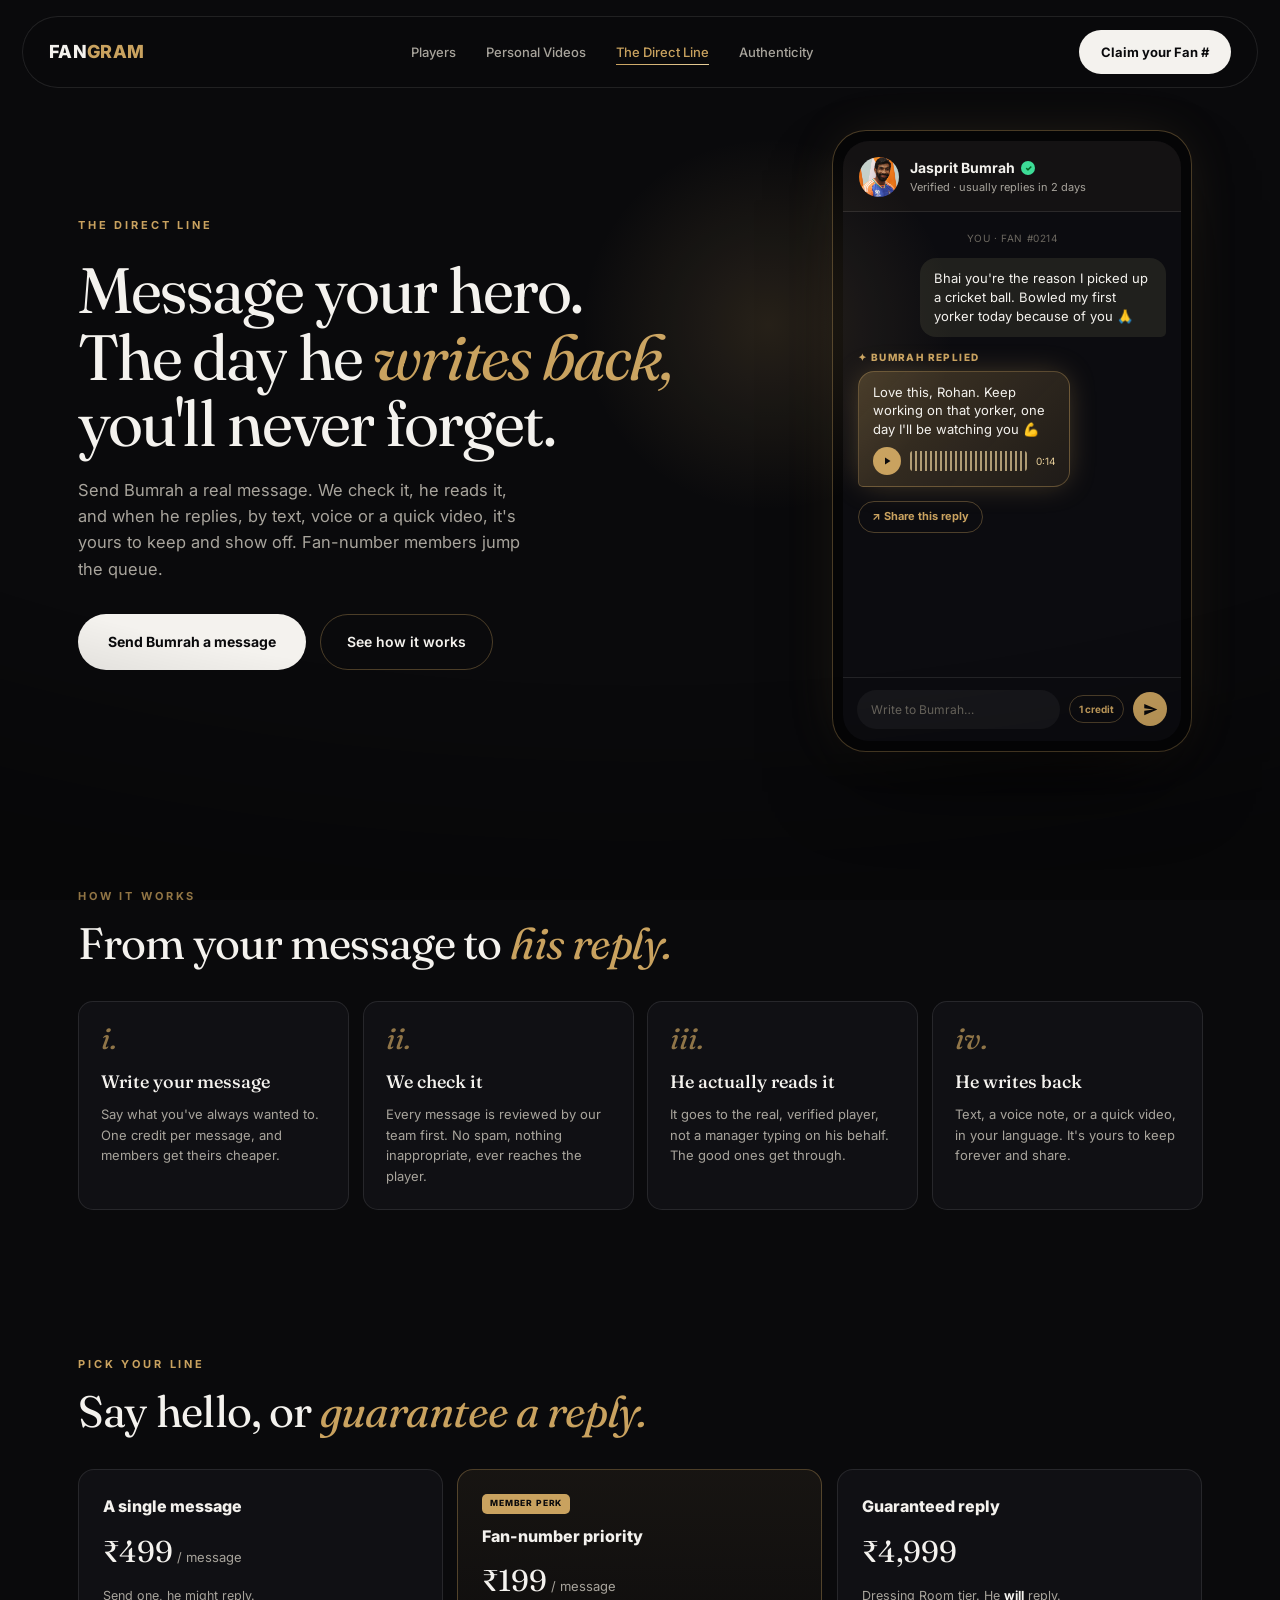
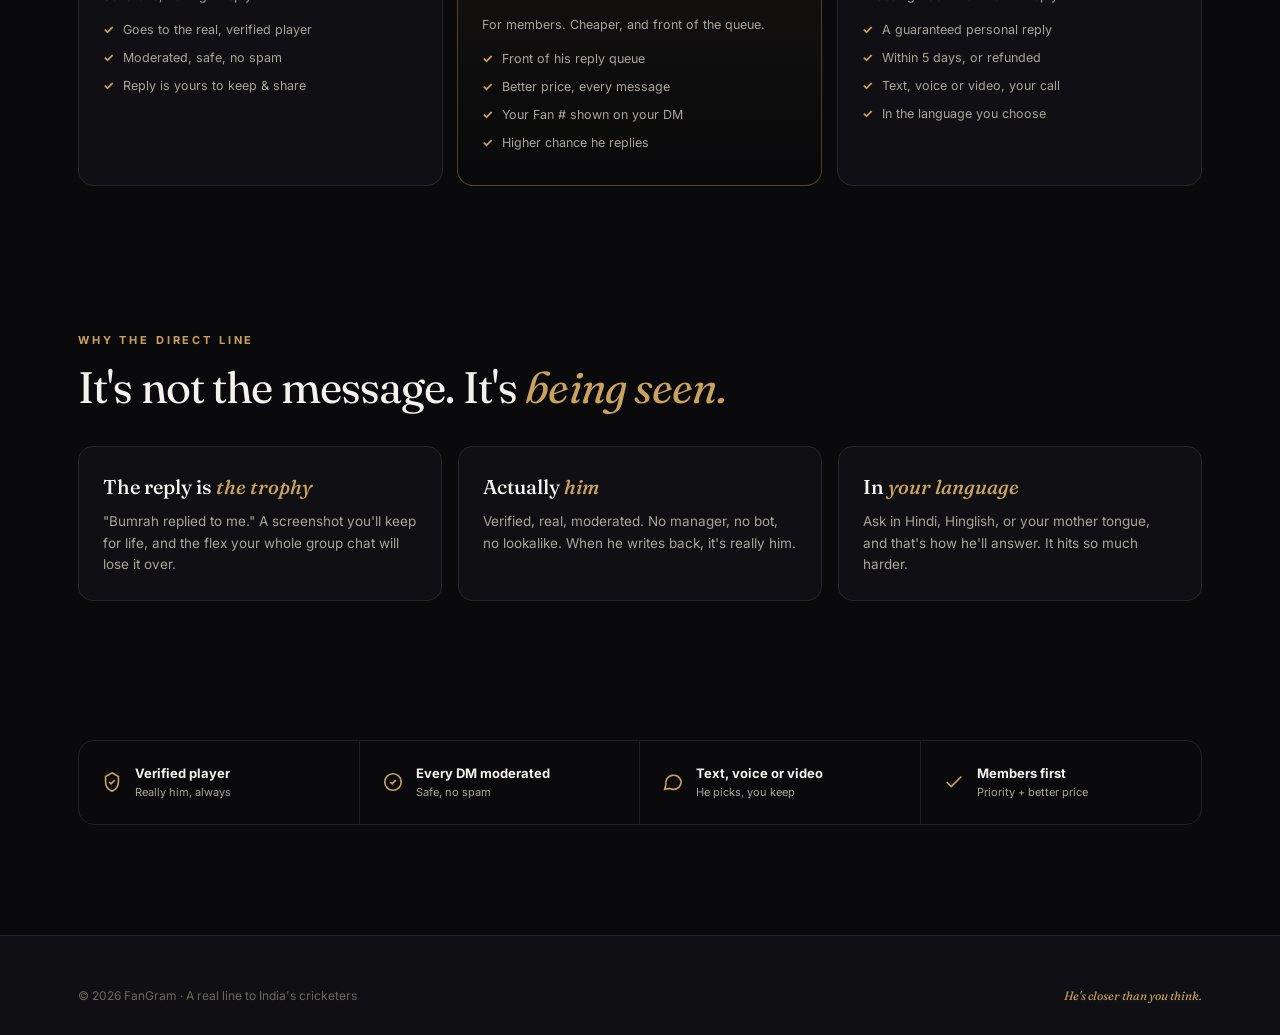
<file: direct-line.html>
<!doctype html>
<html lang="en">
<head>
<meta charset="utf-8">
<meta name="viewport" content="width=device-width, initial-scale=1">
<title>FanGram — The Direct Line · Message your hero</title>
<link rel="preconnect" href="https://fonts.googleapis.com">
<link href="https://fonts.googleapis.com/css2?family=Fraunces:ital,opsz,wght@0,9..144,400;0,9..144,500;0,9..144,600;1,9..144,400;1,9..144,500&family=Inter:wght@400;500;600;700;800;900&display=swap" rel="stylesheet">
<style>
:root{--bg:#0a0a0c;--bg2:#101014;--ink:#f4f2ee;--mut:#a8a49c;--faint:#6b675f;--gold:#c9a25f;--gold2:#e8cf9a;--green:#3ddc97;--line:rgba(244,242,238,.1);--line2:rgba(201,162,95,.35)}
*{box-sizing:border-box;margin:0;padding:0}
html{scroll-behavior:smooth}
body{font-family:'Inter',sans-serif;background:var(--bg);color:var(--ink);line-height:1.6;overflow-x:hidden;-webkit-font-smoothing:antialiased}
::selection{background:var(--gold);color:#0a0a0c}
.serif{font-family:'Fraunces',serif}
a{color:inherit;text-decoration:none}svg{display:block}
.wrap{max-width:1180px;margin:0 auto;padding:0 28px}
.kick{font-size:11px;font-weight:700;letter-spacing:.26em;text-transform:uppercase;color:var(--gold)}
.rev{opacity:0;transform:translateY(24px);transition:opacity .8s cubic-bezier(.2,.6,.2,1),transform .8s cubic-bezier(.2,.6,.2,1)}
.rev.in{opacity:1;transform:none}
@media (prefers-reduced-motion:reduce){.rev{opacity:1;transform:none;transition:none}}

nav{position:fixed;top:16px;left:22px;right:22px;z-index:50;display:flex;align-items:center;justify-content:space-between;padding:13px 26px;border:1px solid var(--line);border-radius:999px;background:rgba(10,10,12,.72);backdrop-filter:blur(14px)}
.logo{font-weight:800;font-size:18px;letter-spacing:.02em}.logo span{color:var(--gold)}
.nl{display:flex;gap:30px;font-size:13px;font-weight:500;color:var(--mut)}
.nl a{transition:color .2s;cursor:pointer}.nl a:hover{color:var(--ink)}.nl a.on{color:var(--gold)}
.ncta{font-size:13px;font-weight:700;color:#0a0a0c;background:var(--ink);padding:11px 22px;border-radius:999px;min-height:44px;display:inline-flex;align-items:center;transition:background .2s}.ncta:hover{background:var(--gold2)}
@media(max-width:900px){.nl{display:none}}

.hero{padding:130px 0 60px}
.hgrid{display:grid;grid-template-columns:minmax(0,1fr) minmax(0,380px);gap:50px;align-items:center}
.hgrid>*{min-width:0}
@media(max-width:900px){.hgrid{grid-template-columns:1fr;gap:40px}}
h1{font-family:'Fraunces',serif;font-weight:400;font-size:clamp(38px,5.2vw,64px);line-height:1.04;letter-spacing:-.03em;margin:20px 0 20px}
h1 em{font-style:italic;color:var(--gold)}
.sub{font-size:16.5px;color:var(--mut);max-width:460px;margin-bottom:32px}
.btns{display:flex;gap:14px;flex-wrap:wrap}
.b1{background:var(--ink);color:#0a0a0c;font-weight:700;font-size:14px;padding:16px 30px;border-radius:999px;cursor:pointer;min-height:44px;display:inline-flex;align-items:center;transition:background .2s}.b1:hover{background:var(--gold2)}
.b2{border:1px solid var(--line2);color:var(--ink);font-weight:600;font-size:14px;padding:16px 26px;border-radius:999px;cursor:pointer;min-height:44px;display:inline-flex;align-items:center;transition:background .2s}.b2:hover{background:rgba(201,162,95,.08)}

/* phone chat mockup */
.phone{width:100%;max-width:360px;margin:0 auto;border-radius:34px;border:1px solid var(--line2);background:#050506;padding:10px;box-shadow:0 40px 90px -30px rgba(0,0,0,.9),0 0 60px -20px rgba(201,162,95,.25)}
.screen{border-radius:26px;overflow:hidden;background:#0c0c10;height:600px;display:flex;flex-direction:column}
.chead{display:flex;align-items:center;gap:11px;padding:16px 16px 14px;border-bottom:1px solid var(--line);background:rgba(201,162,95,.04)}
.chead img{width:40px;height:40px;border-radius:50%;object-fit:cover;object-position:center 12%}
.chead .nm{font-size:14px;font-weight:700;display:flex;align-items:center;gap:6px}
.chead .vb{width:14px;height:14px;border-radius:50%;background:var(--green);display:inline-flex;align-items:center;justify-content:center;font-size:8px;color:#062;font-weight:900}
.chead .st{font-size:11px;color:var(--mut)}
.msgs{flex:1;padding:18px 15px;display:flex;flex-direction:column;gap:12px;overflow:hidden}
.bub{max-width:80%;padding:11px 14px;font-size:13px;line-height:1.45;border-radius:16px}
.me{align-self:flex-end;background:#20201d;border-bottom-right-radius:5px}
.creditline{align-self:center;font-size:10px;color:var(--faint);letter-spacing:.06em;text-transform:uppercase}
.himwrap{align-self:flex-start;max-width:86%}
.himlabel{font-size:10px;font-weight:800;letter-spacing:.14em;text-transform:uppercase;color:var(--gold);margin-bottom:6px;display:flex;align-items:center;gap:6px}
.him{background:linear-gradient(135deg,rgba(201,162,95,.28),rgba(201,162,95,.1));border:1px solid var(--line2);border-bottom-left-radius:5px;box-shadow:0 0 30px -6px rgba(201,162,95,.4)}
.voice{display:flex;align-items:center;gap:9px;margin-top:8px}
.voice .p{width:28px;height:28px;border-radius:50%;background:var(--gold);display:flex;align-items:center;justify-content:center;flex:none}
.wave{flex:1;height:20px;background:repeating-linear-gradient(90deg,var(--gold2) 0 2px,transparent 2px 5px);opacity:.7;border-radius:3px}
.share{align-self:flex-start;margin-top:2px;font-size:11px;font-weight:700;color:var(--gold);border:1px solid var(--line2);border-radius:999px;padding:6px 13px}
.composer{border-top:1px solid var(--line);padding:12px 14px;display:flex;align-items:center;gap:9px}
.composer .box{flex:1;background:#17171b;border-radius:999px;padding:10px 14px;font-size:12px;color:var(--faint)}
.composer .cr{font-size:10px;font-weight:700;color:var(--gold);border:1px solid var(--line2);border-radius:999px;padding:5px 9px;white-space:nowrap}
.composer .send{width:34px;height:34px;border-radius:50%;background:var(--gold);display:flex;align-items:center;justify-content:center;flex:none}

section{padding:70px 0}
.shead{margin-bottom:34px}
.shead h2{font-family:'Fraunces',serif;font-weight:400;font-size:clamp(28px,3.6vw,44px);letter-spacing:-.02em;line-height:1.08;margin-top:12px}
.shead h2 em{font-style:italic;color:var(--gold)}
.shead p{color:var(--mut);font-size:15px;max-width:560px;margin-top:10px}

.steps{display:grid;grid-template-columns:repeat(4,1fr);gap:14px}
@media(max-width:900px){.steps{grid-template-columns:1fr 1fr}}
@media(max-width:560px){.steps{grid-template-columns:1fr}}
.step{border:1px solid var(--line);border-radius:15px;padding:22px;background:var(--bg2)}
.step .n{font-family:'Fraunces',serif;font-style:italic;font-size:30px;color:var(--gold);opacity:.7;line-height:1}
.step h3{font-family:'Fraunces',serif;font-weight:500;font-size:18px;margin:14px 0 7px}
.step p{font-size:13px;color:var(--mut)}

.tiers{display:grid;grid-template-columns:repeat(3,1fr);gap:14px}
@media(max-width:820px){.tiers{grid-template-columns:1fr}}
.tcard{border:1px solid var(--line);border-radius:16px;padding:24px;background:var(--bg2);display:flex;flex-direction:column}
.tcard.feat{border-color:var(--line2);background:linear-gradient(180deg,rgba(201,162,95,.07),rgba(10,10,12,0))}
.tcard .badge{align-self:flex-start;font-size:8.5px;font-weight:800;letter-spacing:.1em;text-transform:uppercase;color:#0a0a0c;background:var(--gold);border-radius:5px;padding:3px 8px;margin-bottom:10px}
.tcard h3{font-size:16px;font-weight:800}
.tcard .pr{font-family:'Fraunces',serif;font-size:30px;margin:8px 0 4px}
.tcard .pr small{font-size:13px;color:var(--mut);font-family:'Inter'}
.tcard ul{list-style:none;margin:14px 0 0}
.tcard li{font-size:12.5px;color:var(--mut);padding-left:20px;position:relative;margin-bottom:8px}
.tcard li::before{content:'✓';position:absolute;left:0;color:var(--gold);font-weight:700}

.why{display:grid;grid-template-columns:repeat(3,1fr);gap:16px}
@media(max-width:900px){.why{grid-template-columns:1fr}}
.wcard{border:1px solid var(--line);border-radius:15px;padding:24px;background:var(--bg2)}
.wcard h3{font-family:'Fraunces',serif;font-weight:500;font-size:20px;margin-bottom:8px}
.wcard h3 em{font-style:italic;color:var(--gold)}
.wcard p{font-size:13.5px;color:var(--mut)}

.trust{display:grid;grid-template-columns:repeat(4,1fr);border:1px solid var(--line);border-radius:16px;overflow:hidden}
@media(max-width:820px){.trust{grid-template-columns:1fr 1fr}}
.tcell{padding:22px;border-right:1px solid var(--line);display:flex;gap:12px;align-items:center}
.tcell:nth-child(4n){border-right:none}
.tcell svg{width:22px;height:22px;stroke:var(--gold);flex:none}
.tcell .t{font-size:13px;font-weight:700}.tcell .s{font-size:11px;color:var(--mut)}

footer{border-top:1px solid var(--line);padding:50px 0 30px;background:var(--bg2);margin-top:40px}
.fbot{display:flex;align-items:center;justify-content:space-between;gap:16px;font-size:12px;color:var(--faint);flex-wrap:wrap}
</style>
<link rel="stylesheet" href="enhance.css">
</head>
<body>

<nav>
  <a class="logo" href="icons-elevated.html">FAN<span>GRAM</span></a>
  <div class="nl"><a href="icons-elevated.html#players">Players</a><a href="personal-video.html">Personal Videos</a><a class="on">The Direct Line</a><a href="icons-elevated.html#authenticity">Authenticity</a></div>
  <a class="ncta">Claim your Fan #</a>
</nav>

<header class="hero">
  <div class="wrap hgrid">
    <div>
      <span class="kick rev">The direct line</span>
      <h1 class="rev">Message your hero.<br>The day he <em>writes back,</em><br>you'll never forget.</h1>
      <p class="sub rev">Send Bumrah a real message. We check it, he reads it, and when he replies, by text, voice or a quick video, it's yours to keep and show off. Fan-number members jump the queue.</p>
      <div class="btns rev">
        <a class="b1">Send Bumrah a message</a>
        <a class="b2">See how it works</a>
      </div>
    </div>
    <div class="rev">
      <div class="phone">
        <div class="screen">
          <div class="chead">
            <img src="assets/players/bumrah.jpg" alt="">
            <div><div class="nm">Jasprit Bumrah <span class="vb">✓</span></div><div class="st">Verified · usually replies in 2 days</div></div>
          </div>
          <div class="msgs">
            <div class="creditline">You · Fan #0214</div>
            <div class="bub me">Bhai you're the reason I picked up a cricket ball. Bowled my first yorker today because of you 🙏</div>
            <div class="himwrap">
              <div class="himlabel">✦ Bumrah replied</div>
              <div class="bub him">Love this, Rohan. Keep working on that yorker, one day I'll be watching you 💪
                <div class="voice"><span class="p"><svg width="12" height="12" viewBox="0 0 24 24" fill="#0a0a0c"><path d="M8 5v14l11-7z"/></svg></span><span class="wave"></span><span style="font-size:10px;color:var(--gold2)">0:14</span></div>
              </div>
            </div>
            <div class="share">↗ Share this reply</div>
          </div>
          <div class="composer">
            <div class="box">Write to Bumrah…</div>
            <span class="cr">1 credit</span>
            <span class="send"><svg width="15" height="15" viewBox="0 0 24 24" fill="#0a0a0c"><path d="M2 21l21-9L2 3v7l15 2-15 2z"/></svg></span>
          </div>
        </div>
      </div>
    </div>
  </div>
</header>

<section>
  <div class="wrap">
    <div class="shead rev"><span class="kick">How it works</span><h2>From your message to <em>his reply.</em></h2></div>
    <div class="steps">
      <div class="step rev"><div class="n">i.</div><h3>Write your message</h3><p>Say what you've always wanted to. One credit per message, and members get theirs cheaper.</p></div>
      <div class="step rev"><div class="n">ii.</div><h3>We check it</h3><p>Every message is reviewed by our team first. No spam, nothing inappropriate, ever reaches the player.</p></div>
      <div class="step rev"><div class="n">iii.</div><h3>He actually reads it</h3><p>It goes to the real, verified player, not a manager typing on his behalf. The good ones get through.</p></div>
      <div class="step rev"><div class="n">iv.</div><h3>He writes back</h3><p>Text, a voice note, or a quick video, in your language. It's yours to keep forever and share.</p></div>
    </div>
  </div>
</section>

<section>
  <div class="wrap">
    <div class="shead rev"><span class="kick">Pick your line</span><h2>Say hello, or <em>guarantee a reply.</em></h2></div>
    <div class="tiers">
      <div class="tcard rev"><h3>A single message</h3><div class="pr">₹499<small> / message</small></div><p style="font-size:12.5px;color:var(--mut);margin-top:6px">Send one, he might reply.</p>
        <ul><li>Goes to the real, verified player</li><li>Moderated, safe, no spam</li><li>Reply is yours to keep &amp; share</li></ul></div>
      <div class="tcard feat rev"><div class="badge">Member perk</div><h3>Fan-number priority</h3><div class="pr">₹199<small> / message</small></div><p style="font-size:12.5px;color:var(--mut);margin-top:6px">For members. Cheaper, and front of the queue.</p>
        <ul><li>Front of his reply queue</li><li>Better price, every message</li><li>Your Fan # shown on your DM</li><li>Higher chance he replies</li></ul></div>
      <div class="tcard rev"><h3>Guaranteed reply</h3><div class="pr">₹4,999</div><p style="font-size:12.5px;color:var(--mut);margin-top:6px">Dressing Room tier. He <b style="color:var(--ink)">will</b> reply.</p>
        <ul><li>A guaranteed personal reply</li><li>Within 5 days, or refunded</li><li>Text, voice or video, your call</li><li>In the language you choose</li></ul></div>
    </div>
  </div>
</section>

<section>
  <div class="wrap">
    <div class="shead rev"><span class="kick">Why the direct line</span><h2>It's not the message. It's <em>being seen.</em></h2></div>
    <div class="why">
      <div class="wcard rev"><h3>The reply is <em>the trophy</em></h3><p>"Bumrah replied to me." A screenshot you'll keep for life, and the flex your whole group chat will lose it over.</p></div>
      <div class="wcard rev"><h3>Actually <em>him</em></h3><p>Verified, real, moderated. No manager, no bot, no lookalike. When he writes back, it's really him.</p></div>
      <div class="wcard rev"><h3>In <em>your language</em></h3><p>Ask in Hindi, Hinglish, or your mother tongue, and that's how he'll answer. It hits so much harder.</p></div>
    </div>
  </div>
</section>

<section>
  <div class="wrap">
    <div class="trust rev">
      <div class="tcell"><svg viewBox="0 0 24 24" fill="none" stroke-width="1.8"><path d="M12 2l7 4v6c0 5-3.5 8.5-7 10-3.5-1.5-7-5-7-10V6l7-4z"/><path d="M9 12l2 2 4-4"/></svg><div><div class="t">Verified player</div><div class="s">Really him, always</div></div></div>
      <div class="tcell"><svg viewBox="0 0 24 24" fill="none" stroke-width="1.8"><path d="M9 12l2 2 4-4"/><circle cx="12" cy="12" r="9"/></svg><div><div class="t">Every DM moderated</div><div class="s">Safe, no spam</div></div></div>
      <div class="tcell"><svg viewBox="0 0 24 24" fill="none" stroke-width="1.8"><path d="M21 11.5a8.5 8.5 0 01-8.5 8.5 8.5 8.5 0 01-4-1L3 20l1.2-5.1A8.5 8.5 0 1121 11.5z"/></svg><div><div class="t">Text, voice or video</div><div class="s">He picks, you keep</div></div></div>
      <div class="tcell"><svg viewBox="0 0 24 24" fill="none" stroke-width="1.8"><path d="M20 6L9 17l-5-5"/></svg><div><div class="t">Members first</div><div class="s">Priority + better price</div></div></div>
    </div>
  </div>
</section>

<footer>
  <div class="wrap">
    <div class="fbot"><span>© 2026 FanGram · A real line to India's cricketers</span><span class="serif" style="font-style:italic;color:var(--gold)">He's closer than you think.</span></div>
  </div>
</footer>

<script>
const io=new IntersectionObserver(es=>es.forEach(e=>{if(e.isIntersecting){e.target.classList.add('in');io.unobserve(e.target)}}),{threshold:.12});
document.querySelectorAll('.rev').forEach(el=>io.observe(el));
</script>
<script src="enhance.js"></script>
</body>
</html>
</file>
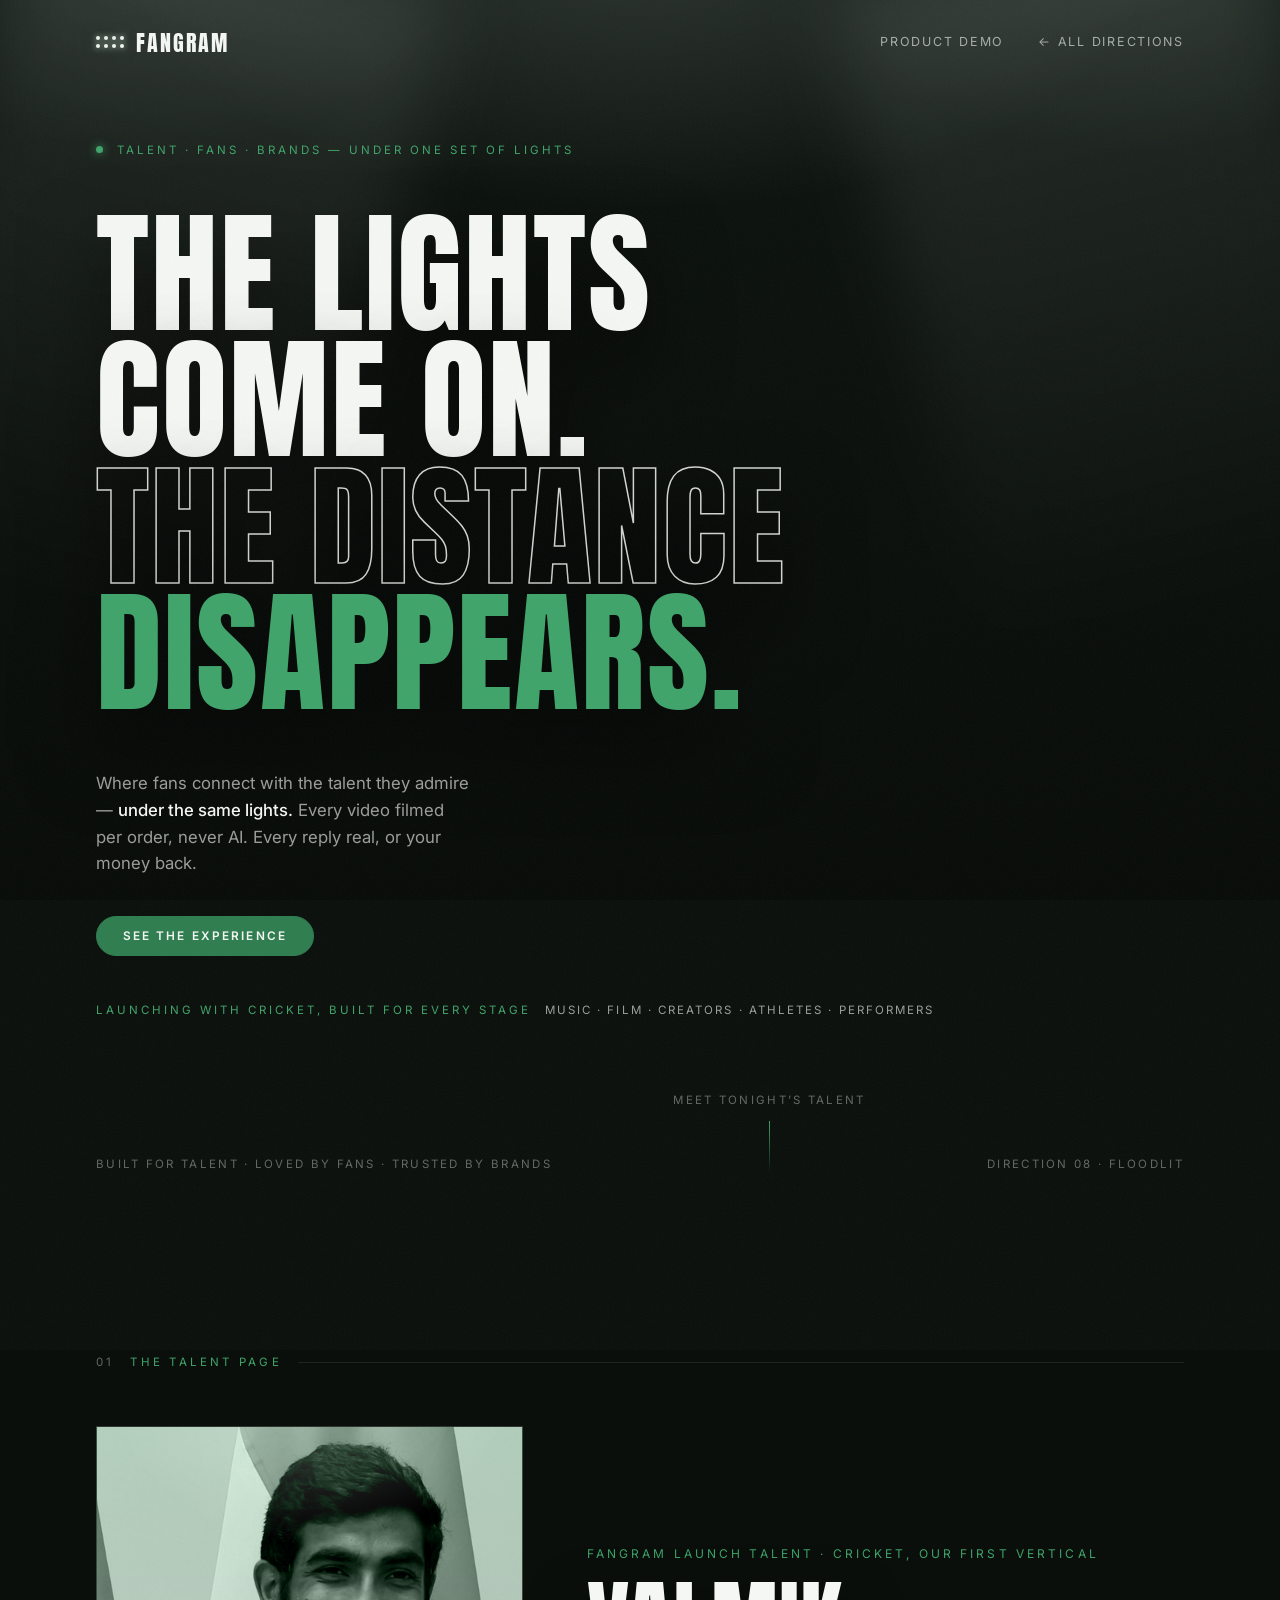
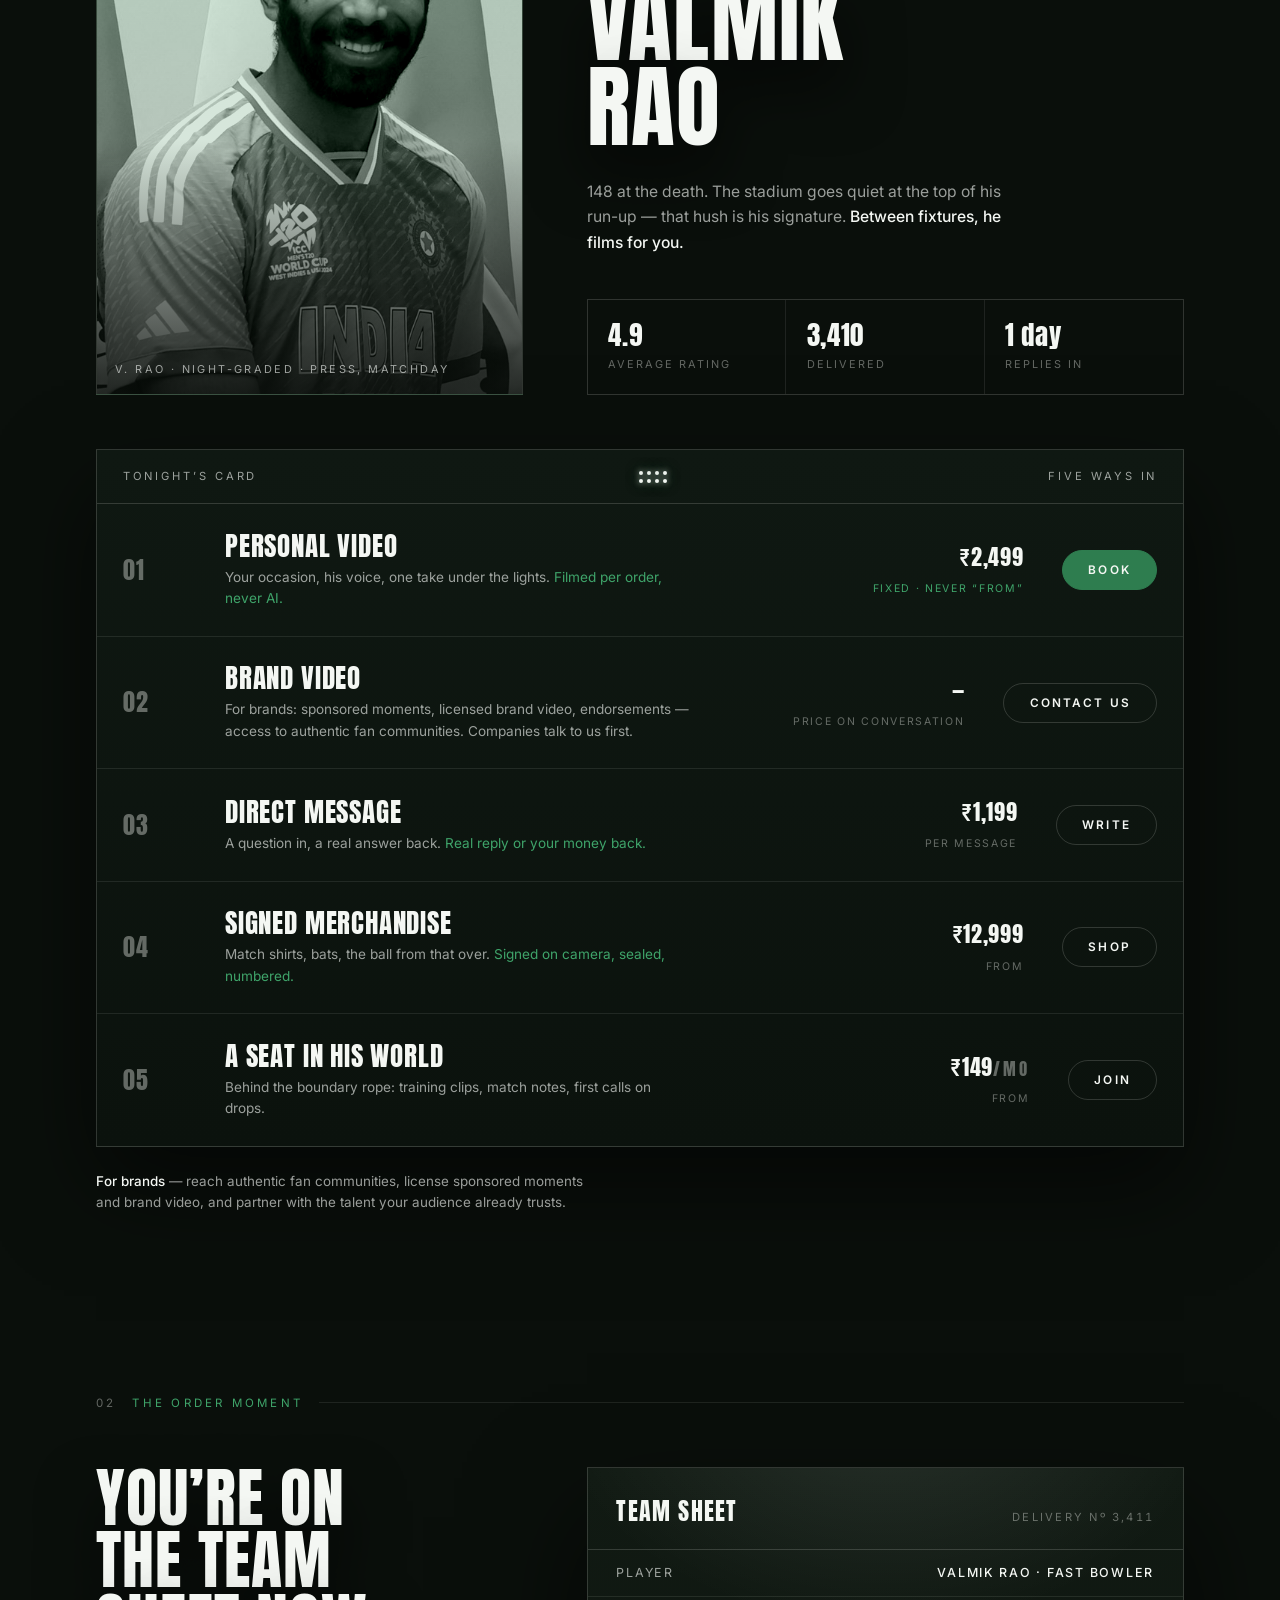
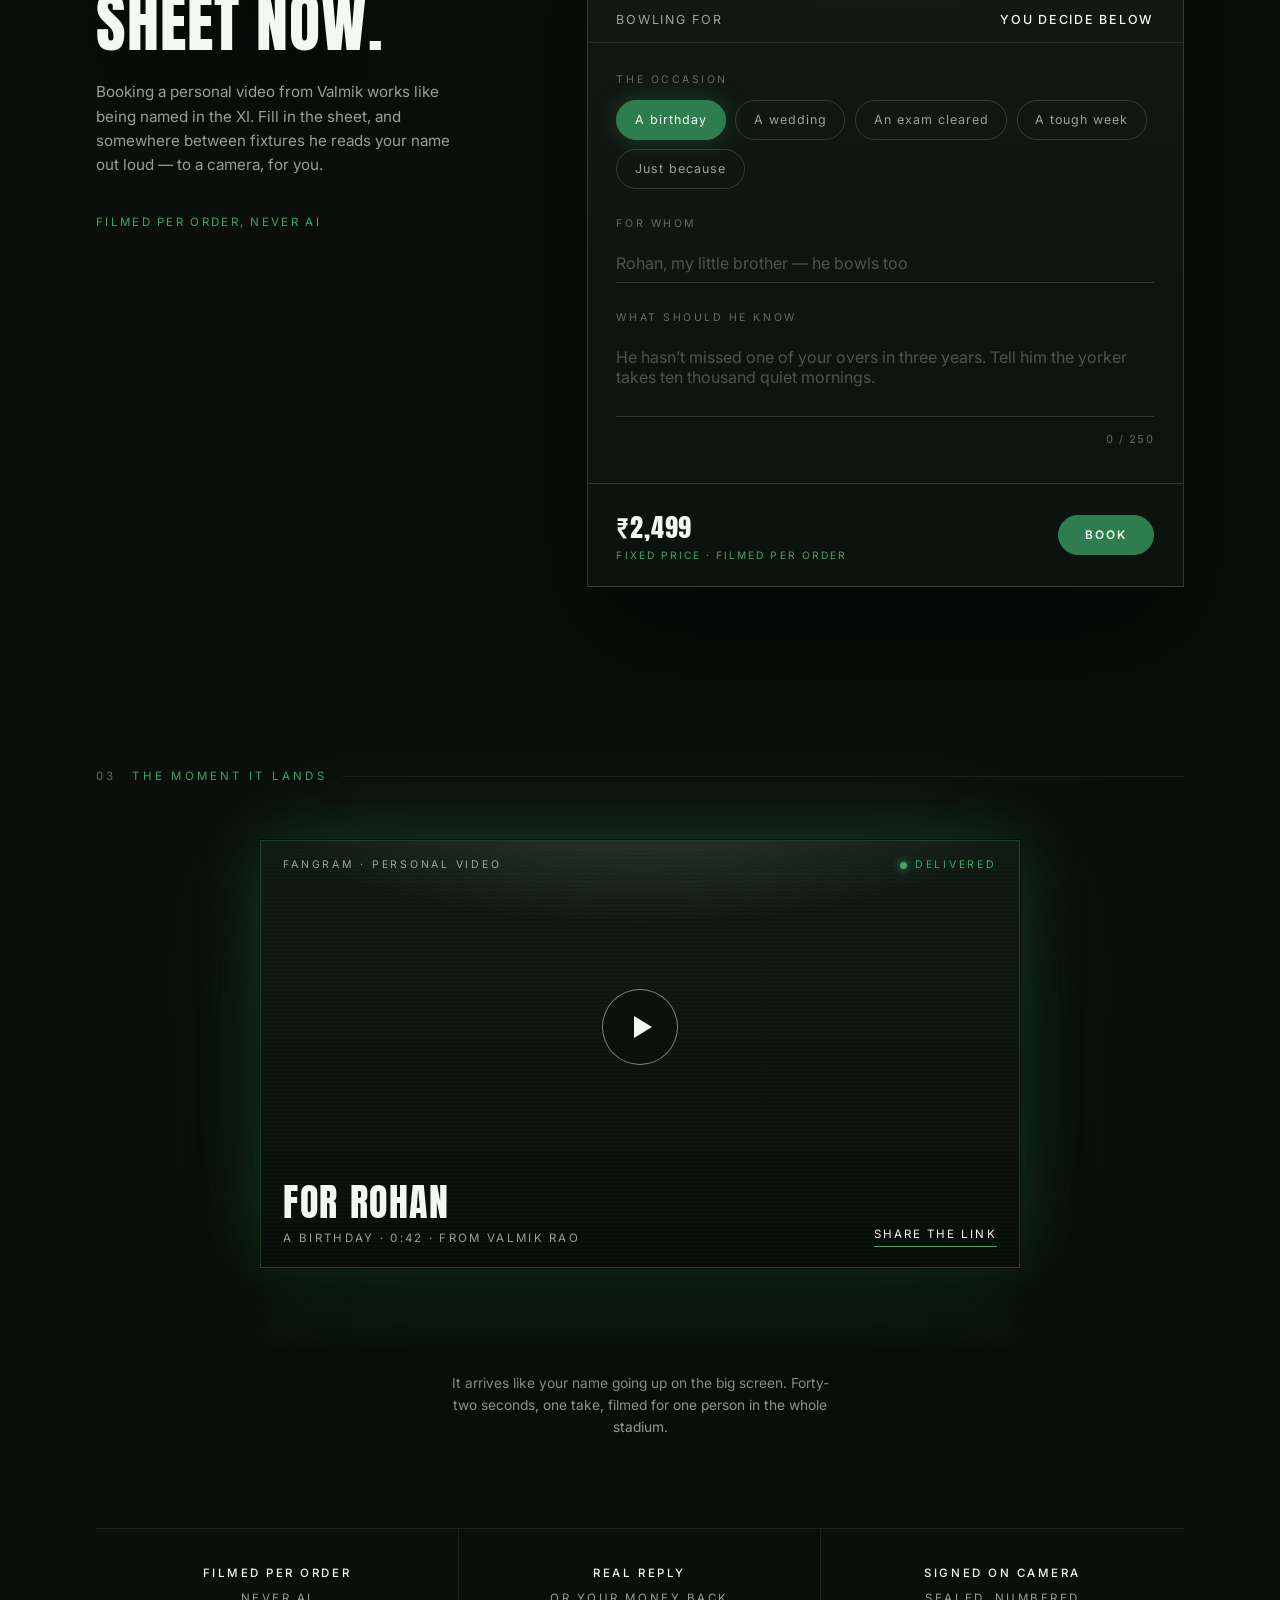
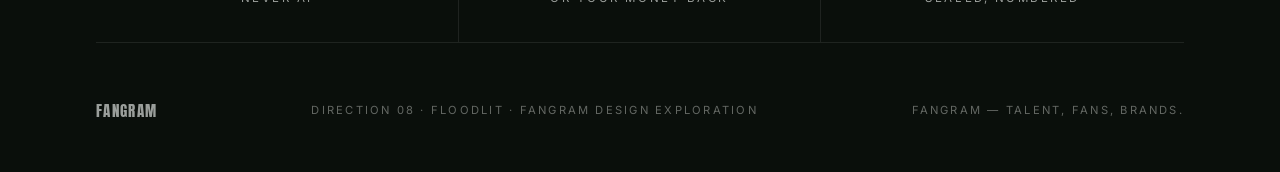
<file: floodlit.html>
<!DOCTYPE html>
<html lang="en">
<head>
<meta charset="UTF-8">
<meta http-equiv="Cache-Control" content="no-cache, no-store, must-revalidate"><meta http-equiv="Pragma" content="no-cache"><meta http-equiv="Expires" content="0">
<meta name="viewport" content="width=device-width, initial-scale=1.0">
<title>FanGram — Direction 08 · Floodlit</title>
<link rel="preconnect" href="https://fonts.googleapis.com">
<link rel="preconnect" href="https://fonts.gstatic.com" crossorigin>
<link href="https://fonts.googleapis.com/css2?family=Anton&family=Inter:wght@400;500;600&display=swap" rel="stylesheet">
<style>
  :root{
    --night:#0A0F0B;
    --night-2:#0D1510;
    --panel:#0F1812;
    --grass:#2E7D4F;
    --grass-bright:#3FA46A;
    --white:#F4F7F3;
    --dim:rgba(244,247,243,.62);
    --faint:rgba(244,247,243,.38);
    --hair:rgba(244,247,243,.09);
    --hair-2:rgba(244,247,243,.16);
    --beam:rgba(235,255,242,.10);
  }
  *{margin:0;padding:0;box-sizing:border-box}
  html{scroll-behavior:smooth}
  @media (prefers-reduced-motion: reduce){ html{scroll-behavior:auto} }
  body{
    background:var(--night);
    color:var(--white);
    font-family:'Inter',sans-serif;
    font-size:16px;
    line-height:1.6;
    -webkit-font-smoothing:antialiased;
    overflow-x:hidden;
  }
  ::selection{background:var(--grass);color:var(--white)}

  .display{
    font-family:'Anton',sans-serif;
    font-weight:400;
    text-transform:uppercase;
    letter-spacing:.015em;
  }

  /* ————— atmosphere: floodlights + grain ————— */
  .sky{
    position:fixed;inset:0;z-index:0;pointer-events:none;
    background:
      radial-gradient(58% 42% at 50% -6%, rgba(240,255,246,.14), transparent 70%),
      radial-gradient(34% 30% at 12% -4%, rgba(235,255,242,.09), transparent 70%),
      radial-gradient(34% 30% at 88% -4%, rgba(235,255,242,.09), transparent 70%),
      linear-gradient(180deg, #0C130E 0%, var(--night) 46%, #070B08 100%);
  }
  .beam{
    position:fixed;top:-12vh;width:34vw;height:95vh;z-index:0;pointer-events:none;
    background:linear-gradient(180deg, var(--beam), transparent 78%);
    filter:blur(34px);
  }
  .beam-l{left:2vw;transform:rotate(14deg);transform-origin:top left}
  .beam-r{right:2vw;transform:rotate(-14deg);transform-origin:top right}
  .grain{
    position:fixed;inset:-50%;z-index:60;pointer-events:none;opacity:.05;
    background-image:url("data:image/svg+xml,%3Csvg xmlns='http://www.w3.org/2000/svg' width='300' height='300'%3E%3Cfilter id='n'%3E%3CfeTurbulence type='fractalNoise' baseFrequency='0.9' numOctaves='2'/%3E%3C/filter%3E%3Crect width='300' height='300' filter='url(%23n)' opacity='0.9'/%3E%3C/svg%3E");
  }

  .wrap{position:relative;z-index:1;max-width:1200px;margin:0 auto;padding:0 clamp(20px,4.5vw,56px)}

  /* ————— lamp array glyph ————— */
  .lamps{display:inline-grid;grid-template-columns:repeat(4,4px);gap:4px;vertical-align:middle}
  .lamps i{width:4px;height:4px;border-radius:50%;background:var(--white);box-shadow:0 0 6px rgba(244,247,243,.9),0 0 14px rgba(63,164,106,.5)}

  /* ————— nav ————— */
  nav{
    position:relative;z-index:5;
    display:flex;justify-content:space-between;align-items:center;
    max-width:1200px;margin:0 auto;
    padding:26px clamp(20px,4.5vw,56px);
  }
  .wordmark{
    font-family:'Anton',sans-serif;font-size:1.35rem;letter-spacing:.09em;
    text-transform:uppercase;color:var(--white);text-decoration:none;
    display:flex;align-items:center;gap:12px;
  }
  .wordmark .lamps{transform:translateY(-1px)}
  .back{
    font-size:.78rem;letter-spacing:.14em;text-transform:uppercase;
    color:var(--dim);text-decoration:none;border-bottom:1px solid transparent;
    padding-bottom:2px;transition:color .25s,border-color .25s;
  }
  .back:hover{color:var(--white);border-color:var(--grass-bright)}

  /* ————— hero ————— */
  .hero{
    position:relative;z-index:1;
    min-height:calc(100svh - 90px);
    display:flex;flex-direction:column;justify-content:center;
    padding-top:6vh;padding-bottom:10vh;
  }
  .eyebrow{
    display:flex;align-items:center;gap:14px;
    font-size:.72rem;letter-spacing:.26em;text-transform:uppercase;color:var(--grass-bright);
    margin-bottom:3.2rem;
  }
  .live-dot{width:7px;height:7px;border-radius:50%;background:var(--grass-bright);box-shadow:0 0 10px var(--grass-bright);animation:pulse 2.6s ease-in-out infinite}
  @keyframes pulse{0%,100%{opacity:1}50%{opacity:.25}}
  @media (prefers-reduced-motion: reduce){.live-dot{animation:none}}
  h1{
    font-size:clamp(3.4rem, 10.5vw, 9rem);
    line-height:.94;
    text-shadow:0 40px 80px rgba(0,0,0,.75);
  }
  h1 .stroke{
    color:transparent;
    -webkit-text-stroke:1.5px rgba(244,247,243,.85);
  }
  h1 .green{color:var(--grass-bright)}
  .hero-sub{
    margin-top:3.4rem;max-width:34ch;
    font-size:1.05rem;color:var(--dim);font-weight:400;
  }
  .hero-sub strong{color:var(--white);font-weight:500}
  .hero-foot{
    margin-top:auto;padding-top:8vh;
    display:flex;align-items:flex-end;justify-content:space-between;gap:2rem;
    font-size:.72rem;letter-spacing:.2em;text-transform:uppercase;color:var(--faint);
  }
  .scroll-cue{display:flex;flex-direction:column;align-items:center;gap:12px}
  .scroll-cue .line{width:1px;height:52px;background:linear-gradient(180deg,var(--grass-bright),transparent)}

  /* ————— sections ————— */
  section{position:relative;z-index:1;padding:clamp(5rem,10vh,8.5rem) 0}
  .sec-label{
    display:flex;align-items:center;gap:16px;
    font-size:.72rem;letter-spacing:.28em;text-transform:uppercase;color:var(--grass-bright);
    margin-bottom:3.4rem;
  }
  .sec-label::after{content:"";flex:1;height:1px;background:var(--hair)}
  .sec-label .num{color:var(--faint)}

  /* ————— talent ————— */
  .talent-grid{display:grid;grid-template-columns:5fr 7fr;gap:clamp(2rem,5vw,4.5rem);align-items:end}
  .portrait{
    position:relative;border:1px solid var(--hair-2);
    background:linear-gradient(180deg,#16311F 0%, #0A100B 100%);
    aspect-ratio:3/4;overflow:hidden;
  }
  .portrait img{
    width:100%;height:100%;object-fit:cover;object-position:top center;display:block;
    filter:grayscale(1) contrast(1.18) brightness(.88);
    mix-blend-mode:luminosity;
  }
  .portrait::after{
    content:"";position:absolute;inset:0;pointer-events:none;
    background:
      radial-gradient(70% 42% at 50% -8%, rgba(240,255,246,.30), transparent 68%),
      linear-gradient(180deg, transparent 55%, rgba(7,11,8,.82) 100%);
  }
  .portrait figcaption{
    position:absolute;left:18px;bottom:16px;z-index:2;
    font-size:.68rem;letter-spacing:.22em;text-transform:uppercase;color:var(--dim);
  }
  .talent-info .role{
    font-size:.75rem;letter-spacing:.26em;text-transform:uppercase;color:var(--grass-bright);margin-bottom:1.1rem;
  }
  .talent-name{font-size:clamp(3rem,7vw,5.6rem);line-height:.95;text-shadow:0 30px 60px rgba(0,0,0,.7)}
  .talent-bio{margin-top:1.8rem;max-width:44ch;color:var(--dim);font-size:.98rem}
  .talent-bio em{color:var(--white);font-style:normal;font-weight:500}

  .trust{
    margin-top:2.8rem;
    display:grid;grid-template-columns:repeat(3,1fr);
    border:1px solid var(--hair-2);
  }
  .trust div{
    padding:1.15rem 1.3rem;
    border-right:1px solid var(--hair);
  }
  .trust div:last-child{border-right:none}
  .trust b{
    display:block;font-family:'Anton',sans-serif;font-weight:400;
    font-size:1.7rem;letter-spacing:.02em;line-height:1.15;
    font-variant-numeric:tabular-nums;
  }
  .trust span{font-size:.68rem;letter-spacing:.18em;text-transform:uppercase;color:var(--faint)}

  /* ————— fixture board ————— */
  .board{
    margin-top:clamp(3rem,6vh,4.5rem);
    border:1px solid var(--hair-2);
    background:linear-gradient(180deg, var(--panel), #0B120D);
    box-shadow:0 40px 90px rgba(0,0,0,.55);
  }
  .board-head{
    display:flex;justify-content:space-between;align-items:center;gap:1.5rem;
    padding:1.1rem 1.6rem;border-bottom:1px solid var(--hair-2);
    font-size:.7rem;letter-spacing:.26em;text-transform:uppercase;color:var(--dim);
  }
  .board-head .lamps{margin:0 1rem}
  .fixture{
    display:grid;
    grid-template-columns:64px 1fr auto auto;
    align-items:center;gap:clamp(1rem,3vw,2.5rem);
    padding:1.6rem 1.6rem;
    border-bottom:1px solid var(--hair);
    position:relative;
    transition:background .3s;
  }
  .fixture:last-child{border-bottom:none}
  .fixture::before{
    content:"";position:absolute;left:0;top:0;bottom:0;width:3px;
    background:var(--grass-bright);transform:scaleY(0);transition:transform .3s;
  }
  .fixture:hover{background:rgba(63,164,106,.05)}
  .fixture:hover::before{transform:scaleY(1)}
  .fx-num{
    font-family:'Anton',sans-serif;font-size:1.5rem;color:var(--faint);
    font-variant-numeric:tabular-nums;letter-spacing:.04em;
  }
  .fx-name{
    font-family:'Anton',sans-serif;text-transform:uppercase;
    font-size:clamp(1.25rem,2.4vw,1.7rem);letter-spacing:.03em;line-height:1.15;
  }
  .fx-desc{font-size:.85rem;color:var(--dim);margin-top:.35rem;max-width:52ch}
  .fx-desc .gtee{color:var(--grass-bright)}
  .fx-price{text-align:right;white-space:nowrap}
  .fx-price b{
    display:block;font-family:'Anton',sans-serif;font-weight:400;
    font-size:1.35rem;letter-spacing:.03em;font-variant-numeric:tabular-nums;
  }
  .fx-price span{font-size:.66rem;letter-spacing:.16em;text-transform:uppercase;color:var(--faint)}
  .fx-price .fixed-tag{color:var(--grass-bright)}
  .cta{
    font-family:'Inter',sans-serif;font-weight:600;
    font-size:.74rem;letter-spacing:.18em;text-transform:uppercase;
    color:var(--white);background:transparent;
    border:1px solid var(--hair-2);border-radius:999px;
    padding:.75rem 1.6rem;cursor:pointer;white-space:nowrap;
    transition:background .25s,border-color .25s,box-shadow .25s;
  }
  .cta:hover{background:var(--grass);border-color:var(--grass);box-shadow:0 0 30px rgba(46,125,79,.45)}
  .cta-solid{background:var(--grass);border-color:var(--grass)}
  .cta-solid:hover{background:var(--grass-bright);border-color:var(--grass-bright);box-shadow:0 0 40px rgba(63,164,106,.55)}

  /* ————— team sheet (order moment) ————— */
  .order-wrap{display:grid;grid-template-columns:5fr 7fr;gap:clamp(2.5rem,5vw,5rem);align-items:start}
  .order-copy h2{font-size:clamp(2.4rem,5vw,4rem);line-height:.98;text-shadow:0 30px 60px rgba(0,0,0,.7)}
  .order-copy p{margin-top:1.6rem;color:var(--dim);max-width:38ch;font-size:.95rem}
  .order-copy .gtee-line{margin-top:2.2rem;font-size:.72rem;letter-spacing:.2em;text-transform:uppercase;color:var(--grass-bright)}

  .sheet{
    border:1px solid var(--hair-2);
    background:linear-gradient(180deg,#111A13, #0C120D);
    box-shadow:0 50px 110px rgba(0,0,0,.6);
    position:relative;
  }
  .sheet::before{ /* floodlight falling on the sheet */
    content:"";position:absolute;inset:0;pointer-events:none;
    background:radial-gradient(80% 46% at 50% -10%, rgba(240,255,246,.10), transparent 70%);
  }
  .sheet-head{
    display:flex;justify-content:space-between;align-items:baseline;gap:1rem;
    padding:1.5rem 1.8rem 1.2rem;border-bottom:1px solid var(--hair-2);
  }
  .sheet-head .t{font-family:'Anton',sans-serif;font-size:1.5rem;letter-spacing:.05em;text-transform:uppercase}
  .sheet-head .n{font-size:.7rem;letter-spacing:.2em;text-transform:uppercase;color:var(--faint);font-variant-numeric:tabular-nums}
  .sheet-row{
    display:flex;justify-content:space-between;gap:1rem;
    padding:.8rem 1.8rem;border-bottom:1px solid var(--hair);
    font-size:.78rem;letter-spacing:.14em;text-transform:uppercase;color:var(--dim);
  }
  .sheet-row b{color:var(--white);font-weight:500}
  .sheet-body{padding:1.8rem;position:relative}
  .field{margin-bottom:1.7rem}
  .field label,.field .flabel{
    display:block;font-size:.66rem;letter-spacing:.24em;text-transform:uppercase;
    color:var(--faint);margin-bottom:.7rem;
  }
  .chips{display:flex;flex-wrap:wrap;gap:.6rem}
  .chips input{position:absolute;opacity:0;pointer-events:none}
  .chips label{
    display:inline-block;margin:0;
    font-size:.78rem;letter-spacing:.08em;color:var(--dim);
    border:1px solid var(--hair-2);border-radius:999px;
    padding:.55rem 1.1rem;cursor:pointer;
    transition:all .25s;text-transform:none;
  }
  .chips label:hover{border-color:var(--grass-bright);color:var(--white)}
  .chips input:checked + label{
    background:var(--grass);border-color:var(--grass);color:var(--white);
    box-shadow:0 0 24px rgba(46,125,79,.4);
  }
  .field input[type="text"],.field textarea{
    width:100%;background:transparent;border:none;
    border-bottom:1px solid var(--hair-2);
    color:var(--white);font-family:'Inter',sans-serif;font-size:1rem;
    padding:.55rem 0;outline:none;resize:none;
    transition:border-color .25s;
  }
  .field input[type="text"]:focus,.field textarea:focus{border-color:var(--grass-bright)}
  .field input::placeholder,.field textarea::placeholder{color:rgba(244,247,243,.28)}
  .char-row{display:flex;justify-content:flex-end;margin-top:.4rem;font-size:.68rem;letter-spacing:.14em;color:var(--faint);font-variant-numeric:tabular-nums}
  .sheet-foot{
    display:flex;justify-content:space-between;align-items:center;gap:1.5rem;
    padding:1.4rem 1.8rem;border-top:1px solid var(--hair-2);flex-wrap:wrap;
  }
  .sheet-foot .price b{font-family:'Anton',sans-serif;font-weight:400;font-size:1.6rem;letter-spacing:.03em}
  .sheet-foot .price span{display:block;font-size:.64rem;letter-spacing:.2em;text-transform:uppercase;color:var(--grass-bright)}

  /* ————— stadium screen (the moment it lands) ————— */
  .screen-stage{display:flex;flex-direction:column;align-items:center}
  .screen{
    width:min(760px,100%);aspect-ratio:16/9;position:relative;
    background:linear-gradient(180deg,#101B13,#080D09);
    border:1px solid rgba(63,164,106,.35);
    box-shadow:
      0 0 0 1px rgba(7,11,8,.9),
      0 0 60px rgba(63,164,106,.22),
      0 0 140px rgba(63,164,106,.14),
      0 60px 120px rgba(0,0,0,.7);
    display:flex;flex-direction:column;justify-content:space-between;
    overflow:hidden;
  }
  .screen::before{ /* scanlines */
    content:"";position:absolute;inset:0;pointer-events:none;opacity:.5;
    background:repeating-linear-gradient(180deg, rgba(244,247,243,.03) 0 1px, transparent 1px 4px);
  }
  .screen::after{ /* top light */
    content:"";position:absolute;inset:0;pointer-events:none;
    background:radial-gradient(70% 40% at 50% -8%, rgba(240,255,246,.12), transparent 70%);
  }
  .screen-top{
    display:flex;justify-content:space-between;align-items:center;
    padding:1rem 1.4rem;font-size:.66rem;letter-spacing:.26em;text-transform:uppercase;color:var(--dim);
  }
  .screen-top .del{color:var(--grass-bright);display:flex;align-items:center;gap:8px}
  .play{
    align-self:center;width:76px;height:76px;border-radius:50%;
    border:1px solid rgba(244,247,243,.5);background:rgba(7,11,8,.4);
    display:flex;align-items:center;justify-content:center;cursor:pointer;
    transition:all .3s;position:relative;z-index:2;
  }
  .play::after{
    content:"";display:block;margin-left:5px;
    border-left:18px solid var(--white);border-top:11px solid transparent;border-bottom:11px solid transparent;
  }
  .play:hover{border-color:var(--grass-bright);box-shadow:0 0 40px rgba(63,164,106,.5);transform:scale(1.05)}
  @media (prefers-reduced-motion: reduce){.play:hover{transform:none}}
  .screen-bottom{
    display:flex;justify-content:space-between;align-items:flex-end;gap:1rem;
    padding:1.2rem 1.4rem;position:relative;z-index:2;
  }
  .screen-bottom .for{font-family:'Anton',sans-serif;font-size:clamp(1.5rem,4vw,2.4rem);letter-spacing:.04em;text-transform:uppercase;line-height:1}
  .screen-bottom .meta{font-size:.72rem;letter-spacing:.2em;text-transform:uppercase;color:var(--dim);margin-top:.5rem}
  .share{
    font-size:.72rem;letter-spacing:.18em;text-transform:uppercase;color:var(--white);
    text-decoration:none;border-bottom:1px solid var(--grass-bright);padding-bottom:3px;
    white-space:nowrap;transition:color .25s;
  }
  .share:hover{color:var(--grass-bright)}
  .reflection{
    width:min(760px,100%);height:70px;margin-top:2px;
    background:linear-gradient(180deg, rgba(63,164,106,.12), transparent 80%);
    filter:blur(14px);transform:scaleY(-1);opacity:.7;
  }
  .screen-cap{margin-top:2rem;font-size:.86rem;color:var(--dim);text-align:center;max-width:44ch}

  /* ————— guarantees band ————— */
  .gtees{
    border-top:1px solid var(--hair);border-bottom:1px solid var(--hair);
    display:grid;grid-template-columns:repeat(3,1fr);
  }
  .gtees div{
    padding:2.2rem 1.5rem;text-align:center;
    border-right:1px solid var(--hair);
    font-size:.72rem;letter-spacing:.22em;text-transform:uppercase;color:var(--dim);
  }
  .gtees div:last-child{border-right:none}
  .gtees b{display:block;color:var(--white);font-weight:500;margin-bottom:.4rem}

  /* ————— footer ————— */
  footer{
    position:relative;z-index:1;
    padding:3.5rem 0 3rem;
    display:flex;justify-content:space-between;align-items:center;gap:1.5rem;flex-wrap:wrap;
    font-size:.7rem;letter-spacing:.2em;text-transform:uppercase;color:var(--faint);
  }
  footer .fmark{font-family:'Anton',sans-serif;font-size:.95rem;letter-spacing:.09em;color:var(--dim)}

  /* ————— reveal ————— */
  .reveal{opacity:0;transform:translateY(26px);transition:opacity .9s cubic-bezier(.2,.6,.2,1),transform .9s cubic-bezier(.2,.6,.2,1)}
  .reveal.on{opacity:1;transform:none}
  @media (prefers-reduced-motion: reduce){
    .reveal{opacity:1;transform:none;transition:none}
  }

  /* ————— responsive ————— */
  @media (max-width: 960px){
    .talent-grid,.order-wrap{grid-template-columns:1fr}
    .portrait{max-width:480px}
    .beam{display:none}
  }
  @media (max-width: 720px){
    .fixture{grid-template-columns:44px 1fr;grid-template-rows:auto auto;row-gap:1.1rem}
    .fx-price{grid-column:2;text-align:left;justify-self:start}
    .fixture .cta{grid-column:2;justify-self:start}
    .trust{grid-template-columns:1fr}
    .trust div{border-right:none;border-bottom:1px solid var(--hair)}
    .trust div:last-child{border-bottom:none}
    .gtees{grid-template-columns:1fr}
    .gtees div{border-right:none;border-bottom:1px solid var(--hair)}
    .gtees div:last-child{border-bottom:none}
    .hero-foot{flex-direction:column;align-items:flex-start;gap:2.5rem}
    .board-head{flex-wrap:wrap;gap:.6rem}
  }
</style>
</head>
<body>

<div class="sky"></div>
<div class="beam beam-l"></div>
<div class="beam beam-r"></div>
<div class="grain"></div>

<nav>
  <a class="wordmark" href="#top">
    <span class="lamps" aria-hidden="true"><i></i><i></i><i></i><i></i><i></i><i></i><i></i><i></i></span>
    FanGram
  </a>
  <span style="display:flex;align-items:center;gap:clamp(18px,3vw,34px)">
    <a class="back fgwt-open" href="#">Product demo</a>
    <a class="back" href="index.html">&larr; All directions</a>
  </span>
</nav>

<div class="wrap" id="top">

  <!-- ————— HERO ————— -->
  <header class="hero">
    <p class="eyebrow reveal"><span class="live-dot" aria-hidden="true"></span> Talent &middot; fans &middot; brands &mdash; under one set of lights</p>
    <h1 class="display reveal">
      The lights<br>
      come on.<br>
      <span class="stroke">The distance</span><br>
      <span class="green">disappears.</span>
    </h1>
    <p class="hero-sub reveal">Where fans connect with the talent they admire &mdash; <strong>under the same lights.</strong> Every video filmed per order, never AI. Every reply real, or your money back.</p>
    <div class="reveal" style="margin-top:2.4rem">
      <button class="cta cta-solid fgwt-open" type="button">See the experience</button>
    </div>
    <p class="eyebrow reveal" style="margin-top:2.8rem;margin-bottom:0;flex-wrap:wrap;gap:8px 14px">Launching with cricket, built for every stage<span style="color:var(--dim);letter-spacing:.18em">Music &middot; Film &middot; Creators &middot; Athletes &middot; Performers</span></p>
    <div class="hero-foot reveal">
      <span>Built for talent &middot; loved by fans &middot; trusted by brands</span>
      <span class="scroll-cue"><span>Meet tonight&rsquo;s talent</span><span class="line"></span></span>
      <span>Direction 08 &middot; Floodlit</span>
    </div>
  </header>

  <!-- ————— TALENT PAGE ————— -->
  <section id="talent">
    <p class="sec-label reveal"><span class="num">01</span> The talent page</p>

    <div class="talent-grid">
      <figure class="portrait reveal">
        <img src="assets/players/bumrah.jpg" alt="Valmik Rao, fast bowler, under stadium floodlights">
        <figcaption>V. Rao &middot; night-graded &middot; press, matchday</figcaption>
      </figure>

      <div class="talent-info reveal">
        <p class="role">FanGram launch talent &middot; cricket, our first vertical</p>
        <h2 class="talent-name display">Valmik<br>Rao</h2>
        <p class="talent-bio">148 at the death. The stadium goes quiet at the top of his run-up &mdash; that hush is his signature. <em>Between fixtures, he films for you.</em></p>
        <div class="trust">
          <div><b>4.9</b><span>Average rating</span></div>
          <div><b>3,410</b><span>Delivered</span></div>
          <div><b>1 day</b><span>Replies in</span></div>
        </div>
      </div>
    </div>

    <!-- fixture board = offerings -->
    <div class="board reveal" role="table" aria-label="Valmik Rao's offerings">
      <div class="board-head">
        <span>Tonight&rsquo;s card</span>
        <span class="lamps" aria-hidden="true"><i></i><i></i><i></i><i></i><i></i><i></i><i></i><i></i></span>
        <span>Five ways in</span>
      </div>

      <div class="fixture">
        <span class="fx-num">01</span>
        <div>
          <p class="fx-name">Personal video</p>
          <p class="fx-desc">Your occasion, his voice, one take under the lights. <span class="gtee">Filmed per order, never AI.</span></p>
        </div>
        <div class="fx-price"><b>&#8377;2,499</b><span class="fixed-tag">Fixed &middot; never &ldquo;from&rdquo;</span></div>
        <button class="cta cta-solid" onclick="document.getElementById('order').scrollIntoView({behavior:'smooth'})">Book</button>
      </div>

      <div class="fixture">
        <span class="fx-num">02</span>
        <div>
          <p class="fx-name">Brand video</p>
          <p class="fx-desc">For brands: sponsored moments, licensed brand video, endorsements &mdash; access to authentic fan communities. Companies talk to us first.</p>
        </div>
        <div class="fx-price"><b>&mdash;</b><span>Price on conversation</span></div>
        <button class="cta">Contact us</button>
      </div>

      <div class="fixture">
        <span class="fx-num">03</span>
        <div>
          <p class="fx-name">Direct message</p>
          <p class="fx-desc">A question in, a real answer back. <span class="gtee">Real reply or your money back.</span></p>
        </div>
        <div class="fx-price"><b>&#8377;1,199</b><span>Per message</span></div>
        <button class="cta">Write</button>
      </div>

      <div class="fixture">
        <span class="fx-num">04</span>
        <div>
          <p class="fx-name">Signed merchandise</p>
          <p class="fx-desc">Match shirts, bats, the ball from that over. <span class="gtee">Signed on camera, sealed, numbered.</span></p>
        </div>
        <div class="fx-price"><b>&#8377;12,999</b><span>From</span></div>
        <button class="cta">Shop</button>
      </div>

      <div class="fixture">
        <span class="fx-num">05</span>
        <div>
          <p class="fx-name">A seat in his world</p>
          <p class="fx-desc">Behind the boundary rope: training clips, match notes, first calls on drops.</p>
        </div>
        <div class="fx-price"><b>&#8377;149<span style="font-size:.8em">/mo</span></b><span>From</span></div>
        <button class="cta">Join</button>
      </div>
    </div>

    <p class="reveal" style="margin-top:1.5rem;font-size:.84rem;color:var(--dim);max-width:62ch"><strong style="color:var(--white);font-weight:500">For brands</strong> &mdash; reach authentic fan communities, license sponsored moments and brand video, and partner with the talent your audience already trusts.</p>
  </section>

  <!-- ————— ORDER MOMENT: team sheet ————— -->
  <section id="order">
    <p class="sec-label reveal"><span class="num">02</span> The order moment</p>

    <div class="order-wrap">
      <div class="order-copy reveal">
        <h2 class="display">You&rsquo;re on<br>the team<br>sheet now.</h2>
        <p>Booking a personal video from Valmik works like being named in the XI. Fill in the sheet, and somewhere between fixtures he reads your name out loud &mdash; to a camera, for you.</p>
        <p class="gtee-line">Filmed per order, never AI</p>
      </div>

      <form class="sheet reveal" id="teamsheet">
        <div class="sheet-head">
          <span class="t">Team sheet</span>
          <span class="n">Delivery N&ordm; 3,411</span>
        </div>
        <div class="sheet-row"><span>Player</span><b>Valmik Rao &middot; Fast bowler</b></div>
        <div class="sheet-row"><span>Bowling for</span><b>You decide below</b></div>

        <div class="sheet-body">
          <div class="field">
            <span class="flabel">The occasion</span>
            <div class="chips">
              <input type="radio" name="occ" id="occ1" checked><label for="occ1">A birthday</label>
              <input type="radio" name="occ" id="occ2"><label for="occ2">A wedding</label>
              <input type="radio" name="occ" id="occ3"><label for="occ3">An exam cleared</label>
              <input type="radio" name="occ" id="occ4"><label for="occ4">A tough week</label>
              <input type="radio" name="occ" id="occ5"><label for="occ5">Just because</label>
            </div>
          </div>

          <div class="field">
            <label for="forwhom">For whom</label>
            <input type="text" id="forwhom" placeholder="Rohan, my little brother &mdash; he bowls too">
          </div>

          <div class="field" style="margin-bottom:.4rem">
            <label for="msg">What should he know</label>
            <textarea id="msg" rows="3" maxlength="250" placeholder="He hasn&rsquo;t missed one of your overs in three years. Tell him the yorker takes ten thousand quiet mornings."></textarea>
            <div class="char-row"><span id="count">0</span>&nbsp;/ 250</div>
          </div>
        </div>

        <div class="sheet-foot">
          <div class="price"><b>&#8377;2,499</b><span>Fixed price &middot; filmed per order</span></div>
          <button class="cta cta-solid" type="submit" id="bookbtn">Book</button>
        </div>
      </form>
    </div>
  </section>

  <!-- ————— THE MOMENT IT LANDS ————— -->
  <section id="lands">
    <p class="sec-label reveal"><span class="num">03</span> The moment it lands</p>

    <div class="screen-stage reveal">
      <div class="screen" role="figure" aria-label="Delivered personal video from Valmik Rao">
        <div class="screen-top">
          <span>FanGram &middot; personal video</span>
          <span class="del"><span class="live-dot" aria-hidden="true"></span> Delivered</span>
        </div>
        <button class="play" aria-label="Play video"></button>
        <div class="screen-bottom">
          <div>
            <p class="for">For Rohan</p>
            <p class="meta">A birthday &middot; 0:42 &middot; from Valmik Rao</p>
          </div>
          <a class="share" href="#lands">Share the link</a>
        </div>
      </div>
      <div class="reflection" aria-hidden="true"></div>
      <p class="screen-cap">It arrives like your name going up on the big screen. Forty-two seconds, one take, filmed for one person in the whole stadium.</p>
    </div>
  </section>

  <!-- ————— guarantees ————— -->
  <div class="gtees reveal">
    <div><b>Filmed per order</b>Never AI</div>
    <div><b>Real reply</b>Or your money back</div>
    <div><b>Signed on camera</b>Sealed, numbered</div>
  </div>

  <footer>
    <span class="fmark">FanGram</span>
    <span>Direction 08 &middot; Floodlit &middot; FanGram design exploration</span>
    <span>FanGram &mdash; talent, fans, brands.</span>
  </footer>

</div>

<script>
  (function(){
    // character counter
    var msg = document.getElementById('msg'), count = document.getElementById('count');
    if (msg && count) msg.addEventListener('input', function(){ count.textContent = msg.value.length; });

    // team sheet submit — quiet confirmation
    var form = document.getElementById('teamsheet'), btn = document.getElementById('bookbtn');
    if (form && btn) form.addEventListener('submit', function(e){
      e.preventDefault();
      btn.textContent = 'Booked · Nº 3,411';
      btn.disabled = true;
      btn.style.opacity = '.85';
    });

    // reveal on scroll
    var reduced = window.matchMedia('(prefers-reduced-motion: reduce)').matches;
    var els = document.querySelectorAll('.reveal');
    if (reduced || !('IntersectionObserver' in window)) {
      els.forEach(function(el){ el.classList.add('on'); });
      return;
    }
    var io = new IntersectionObserver(function(entries){
      entries.forEach(function(en){
        if (en.isIntersecting) { en.target.classList.add('on'); io.unobserve(en.target); }
      });
    }, { threshold: 0.12 });
    els.forEach(function(el){ io.observe(el); });
  })();
</script>

<!-- ============================================================
     FANGRAM PRODUCT DEMO v2 — themeable, self-contained, INTERACTIVE.
     Paste before </body>. Namespaced (#fgwt, .fgwt-*, IIFE). Theme it
     by editing ONLY the THEME OVERRIDES vars in #fgwt{}. Any element with
     class="fgwt-open" opens it. Real state: forms validate, orders flow
     from checkout → tracking → dashboard, the talent queue mutates,
     recording is a state machine. Keyboard + a11y + mobile included.
     ============================================================ -->
<style>
#fgwt{
  /* ===== THEME OVERRIDES — set to the direction's tokens ===== */
  --fgwt-ground: #070B08; --fgwt-bg: #0D1510; --fgwt-surface: #111A13; --fgwt-surface2: #17241A;
  --fgwt-ink: #F4F7F3; --fgwt-mut: rgba(244,247,243,.62); --fgwt-faint: rgba(244,247,243,.38);
  --fgwt-accent: #3FA46A; --fgwt-accent-ink: #F4F7F3; --fgwt-good: #3FA46A;
  --fgwt-line: rgba(244,247,243,.16); --fgwt-radius: 2px;
  --fgwt-font: 'Inter', sans-serif; --fgwt-display: 'Anton', sans-serif;
  /* ============================================================ */
  position:fixed; inset:0; z-index:2147483000; display:none; font-family:var(--fgwt-font); color:var(--fgwt-ink);
}
#fgwt.on{ display:block; }
#fgwt *{ box-sizing:border-box; }
.fgwt-scrim{ z-index:0; position:absolute; inset:0; background:color-mix(in srgb, var(--fgwt-ground) 82%, transparent); }
.fgwt-modal{ z-index:2; pointer-events:auto; position:relative; max-width:1080px; margin:3vh auto; height:94vh; background:var(--fgwt-bg);
  border:1px solid var(--fgwt-line); border-radius:calc(var(--fgwt-radius) + 6px); overflow:hidden; display:flex; flex-direction:column; box-shadow:0 40px 120px rgba(0,0,0,.5); }
@media(max-width:560px){ .fgwt-modal{ margin:0; height:100vh; height:100dvh; border-radius:0; } }
.fgwt-head{ display:flex; align-items:flex-start; justify-content:space-between; gap:16px; padding:20px 24px 12px; }
.fgwt-eyebrow{ font-size:11px; letter-spacing:.22em; text-transform:uppercase; color:var(--fgwt-accent); font-weight:700; }
.fgwt-title{ font-family:var(--fgwt-display); font-size:clamp(19px,2.4vw,27px); line-height:1.1; margin-top:7px; }
.fgwt-x{ flex:none; background:var(--fgwt-surface); color:var(--fgwt-mut); border:1px solid var(--fgwt-line); border-radius:999px; width:40px; height:40px; font-size:16px; cursor:pointer; }
.fgwt-x:hover{ color:var(--fgwt-ink); }
.fgwt-x:focus-visible,.fgwt-tab:focus-visible,.fgwt-step:focus-visible,.fgwt-btn:focus-visible,.fgwt-mini:focus-visible,.fgwt-row-btn:focus-visible,.fgwt-nav-b:focus-visible,.fgwt-field:focus-visible,.fgwt-seg:focus-visible{ outline:2px solid var(--fgwt-accent); outline-offset:2px; }
.fgwt-tabs{ display:flex; gap:8px; flex-wrap:wrap; padding:0 24px 12px; border-bottom:1px solid var(--fgwt-line); }
.fgwt-tab{ font:600 12px/1 var(--fgwt-font); letter-spacing:.04em; text-transform:uppercase; padding:11px 17px; border:1px solid var(--fgwt-line); border-radius:999px; background:transparent; color:var(--fgwt-mut); cursor:pointer; }
.fgwt-tab.on{ background:var(--fgwt-ink); color:var(--fgwt-bg); border-color:var(--fgwt-ink); }
.fgwt-body{ flex:1; overflow-y:auto; padding:20px 24px 26px; -webkit-overflow-scrolling:touch; }
.fgwt-steps{ display:flex; gap:8px; flex-wrap:wrap; margin-bottom:18px; }
.fgwt-step{ display:inline-flex; align-items:center; gap:8px; font:600 12px var(--fgwt-font); padding:8px 14px; border:1px solid var(--fgwt-line); border-radius:999px; background:var(--fgwt-surface); color:var(--fgwt-mut); cursor:pointer; }
.fgwt-step.on{ border-color:var(--fgwt-accent); color:var(--fgwt-accent); }
.fgwt-step.done i{ color:var(--fgwt-good); }
.fgwt-step i{ font-style:normal; opacity:.7; font-size:11px; }
.fgwt-split{ display:grid; grid-template-columns:1fr 348px; gap:clamp(20px,4vw,48px); align-items:start; }
@media(max-width:820px){ .fgwt-split{ grid-template-columns:1fr; } .fgwt-phone{ margin:0 auto; } }
.fgwt-copy h3{ font-family:var(--fgwt-display); font-size:clamp(20px,2.3vw,27px); line-height:1.12; margin-bottom:12px; }
.fgwt-copy p{ color:var(--fgwt-mut); font-size:15px; line-height:1.6; margin-bottom:12px; max-width:52ch; }
.fgwt-note{ font-size:12.5px; color:var(--fgwt-faint); }
.fgwt-nav{ display:flex; align-items:center; gap:10px; margin-top:18px; }
.fgwt-nav-b{ font:600 12.5px var(--fgwt-font); padding:9px 15px; border:1px solid var(--fgwt-line); border-radius:999px; background:transparent; color:var(--fgwt-ink); cursor:pointer; }
.fgwt-nav-b[disabled]{ opacity:.35; cursor:default; }
.fgwt-dots{ display:flex; gap:6px; margin-left:4px; }
.fgwt-dots i{ width:7px; height:7px; border-radius:50%; background:var(--fgwt-line); }
.fgwt-dots i.on{ background:var(--fgwt-accent); }
/* screen */
.fgwt-phone{ width:348px; max-width:100%; }
.fgwt-screen{ background:var(--fgwt-surface); border:1px solid var(--fgwt-line); border-radius:calc(var(--fgwt-radius) + 8px); overflow:hidden; min-height:470px; padding:16px; display:flex; flex-direction:column; gap:8px; }
.fgwt-cap{ font-size:11px; letter-spacing:.1em; text-transform:uppercase; color:var(--fgwt-faint); }
.fgwt-row{ display:flex; justify-content:space-between; gap:10px; align-items:center; padding:11px 4px; border-bottom:1px solid var(--fgwt-line); font-size:13.5px; }
.fgwt-row:last-child{ border-bottom:0; }
.fgwt-row b{ font-weight:700; }
.fgwt-row-btn{ display:flex; justify-content:space-between; gap:10px; align-items:center; width:100%; padding:12px 4px; border:0; border-bottom:1px solid var(--fgwt-line); background:transparent; color:var(--fgwt-ink); font:inherit; font-size:13.5px; text-align:left; cursor:pointer; }
.fgwt-row-btn:hover{ background:var(--fgwt-surface2); }
.fgwt-row-btn .fgwt-go{ font:700 11px var(--fgwt-font); text-transform:uppercase; letter-spacing:.05em; color:var(--fgwt-accent); white-space:nowrap; }
.fgwt-hdr{ font-size:12px; letter-spacing:.1em; text-transform:uppercase; color:var(--fgwt-faint); margin-top:12px; padding-bottom:4px; border-bottom:1px solid var(--fgwt-line); }
.fgwt-btn{ margin-top:auto; background:var(--fgwt-accent); color:var(--fgwt-accent-ink); border:0; border-radius:var(--fgwt-radius); padding:14px; font:700 14px var(--fgwt-font); cursor:pointer; }
.fgwt-btn[disabled]{ opacity:.45; cursor:default; }
.fgwt-tiles{ display:flex; gap:8px; margin:2px 0 4px; }
.fgwt-tile{ flex:1; border:1px solid var(--fgwt-line); border-radius:12px; padding:9px 11px; background:var(--fgwt-surface2); }
.fgwt-tile b{ font-size:16px; font-weight:800; display:block; }
.fgwt-field{ width:100%; background:var(--fgwt-surface2); border:1px solid var(--fgwt-line); border-radius:10px; color:var(--fgwt-ink); font:inherit; font-size:13.5px; padding:10px 11px; }
.fgwt-field::placeholder{ color:var(--fgwt-faint); }
.fgwt-lab{ font-size:11.5px; color:var(--fgwt-faint); letter-spacing:.06em; text-transform:uppercase; margin:8px 0 4px; display:flex; justify-content:space-between; }
.fgwt-segs{ display:flex; gap:6px; flex-wrap:wrap; }
.fgwt-seg{ font:600 12px var(--fgwt-font); padding:8px 12px; border:1px solid var(--fgwt-line); border-radius:999px; background:transparent; color:var(--fgwt-mut); cursor:pointer; }
.fgwt-seg.on{ border-color:var(--fgwt-accent); color:var(--fgwt-accent); background:color-mix(in srgb,var(--fgwt-accent) 10%,transparent); }
.fgwt-mini{ font:700 11px var(--fgwt-font); text-transform:uppercase; letter-spacing:.05em; padding:8px 13px; border-radius:999px; cursor:pointer; }
.fgwt-mini.solid{ background:var(--fgwt-accent); color:var(--fgwt-accent-ink); border:0; }
.fgwt-mini.ghost{ background:transparent; color:var(--fgwt-mut); border:1px solid var(--fgwt-line); }
.fgwt-actions{ display:flex; gap:8px; flex-wrap:wrap; margin-top:8px; }
.fgwt-tl{ list-style:none; margin:6px 0; padding:0; }
.fgwt-tl li{ position:relative; padding:9px 0 9px 24px; border-left:1px solid var(--fgwt-line); margin-left:6px; }
.fgwt-tl li::before{ content:''; position:absolute; left:-5px; top:15px; width:9px; height:9px; border-radius:50%; background:var(--fgwt-surface2); border:1px solid var(--fgwt-line); }
.fgwt-tl li.done::before{ background:var(--fgwt-good); border-color:var(--fgwt-good); }
.fgwt-tl li.now::before{ background:var(--fgwt-accent); border-color:var(--fgwt-accent); box-shadow:0 0 0 4px color-mix(in srgb,var(--fgwt-accent) 22%,transparent); }
.fgwt-tl b{ display:block; font-size:13px; } .fgwt-tl span{ font-size:11.5px; color:var(--fgwt-faint); }
.fgwt-play{ height:186px; border-radius:var(--fgwt-radius); background:var(--fgwt-surface2); display:grid; place-items:center; font-size:30px; color:var(--fgwt-ink); cursor:pointer; }
.fgwt-rec{ height:150px; border-radius:var(--fgwt-radius); background:var(--fgwt-surface2); display:grid; place-items:center; }
.fgwt-recdot{ width:60px; height:60px; border-radius:50%; border:2px solid var(--fgwt-accent); background:transparent; color:var(--fgwt-accent); font-size:26px; cursor:pointer; }
.fgwt-recdot.live{ background:var(--fgwt-accent); color:var(--fgwt-accent-ink); animation:fgwt-pulse 1s infinite; }
@keyframes fgwt-pulse{ 0%,100%{ transform:scale(1) } 50%{ transform:scale(.9) } }
.fgwt-good{ color:var(--fgwt-good); } .fgwt-hide{ display:none !important; }
.fgwt-center{ flex:1; display:flex; flex-direction:column; align-items:center; justify-content:center; gap:10px; text-align:center; }
.fgwt-tick{ width:52px; height:52px; border-radius:50%; background:var(--fgwt-good); color:#fff; display:grid; place-items:center; font-size:26px; }
.fgwt-toast{ position:absolute; left:50%; bottom:22px; transform:translateX(-50%); background:var(--fgwt-ink); color:var(--fgwt-bg); font:600 13px var(--fgwt-font); padding:11px 18px; border-radius:999px; box-shadow:0 12px 30px rgba(0,0,0,.35); opacity:0; transition:opacity .25s, transform .25s; pointer-events:none; z-index:5; }
.fgwt-toast.show{ opacity:1; transform:translateX(-50%) translateY(-4px); }
.fgwt-empty{ flex:1; display:flex; align-items:center; justify-content:center; text-align:center; color:var(--fgwt-faint); font-size:13.5px; padding:20px; }
@media(prefers-reduced-motion:reduce){ #fgwt *{ transition:none !important; animation:none !important; } }
</style>

<div id="fgwt" role="dialog" aria-modal="true" aria-label="FanGram product demo">
  <div class="fgwt-scrim" data-act="close"></div>
  <div class="fgwt-modal">
    <div class="fgwt-head">
      <div>
        <p class="fgwt-eyebrow">Product demo · Phase 1</p>
        <h2 class="fgwt-title">See the whole experience.</h2>
      </div>
      <button class="fgwt-x" data-act="close" aria-label="Close demo">✕</button>
    </div>
    <div class="fgwt-tabs" id="fgwt-tabs" role="tablist"></div>
    <div class="fgwt-body" id="fgwt-body"></div>
    <p class="fgwt-toast" id="fgwt-toast" role="status" aria-live="polite"></p>
  </div>
</div>

<script>
(function(){
  var root=document.getElementById('fgwt'); if(!root) return;
  var body=document.getElementById('fgwt-body'), tabsEl=document.getElementById('fgwt-tabs'), toastEl=document.getElementById('fgwt-toast');
  var inr=function(n){ return '₹'+n.toLocaleString('en-IN'); };
  var OFFER={ video:{name:'Personal video',price:2499,cta:'Book'}, dm:{name:'Direct message',price:1199,cta:'Write'}, merch:{name:'Signed merchandise',price:12999,cta:'Shop'}, seat:{name:'A seat',price:149,cta:'Join'} };
  var FRAMES=[{k:'Unframed',m:1},{k:'Classic frame',m:1.6},{k:'The Moment',m:2.4}];
  var SEATS=[{k:'The Stand',p:0},{k:'Members’ Stand',p:149},{k:'Pavilion',p:499},{k:'Dressing Room',p:1999}];
  var S;
  function reset(){ S={ tab:'fan', fanStep:0, offering:'video', talentStep:0, dashView:0,
    f:{recipient:'',occasion:'A birthday',note:'',method:'upi',frame:1,seat:2},
    order:null, pay:'idle', dm:{text:'',state:'compose'}, merch:{state:'config'}, seat:{state:'config'},
    queue:[ {id:'q1',who:'Rohan',occ:'A birthday',note:'He has watched you since the trials — tell him to keep going.',amt:2499},
            {id:'q2',who:'Coach Salvi',occ:'A farewell',note:'30 years of the academy. He taught your captain too.',amt:2499},
            {id:'q3',who:'Meera',occ:'Fantasy-league bragging rights',note:'She won the office league with you as captain.',amt:2499} ],
    earnings:184300, rec:'brief', paused:false, replyWin:'1 day', dmReplied:false }; }
  reset();
  var lastFocus=null;
  function open(){ lastFocus=document.activeElement; reset(); root.classList.add('on'); document.documentElement.style.overflow='hidden'; render(); var x=root.querySelector('.fgwt-x'); if(x) x.focus(); }
  function close(){ root.classList.remove('on'); document.documentElement.style.overflow=''; if(lastFocus&&lastFocus.focus){ try{lastFocus.focus();}catch(e){} } }
  var toastT;
  function toast(m){ toastEl.textContent=m; toastEl.classList.add('show'); clearTimeout(toastT); toastT=setTimeout(function(){ toastEl.classList.remove('show'); },1900); }
  function esc(s){ return (s||'').replace(/[&<>"']/g,function(c){return {'&':'&amp;','<':'&lt;','>':'&gt;','"':'&quot;','\'':'&#39;'}[c];}); }

  var FAN_STEPS=['Talent page','Order','Track','Receive'];
  var TAL_STEPS=['The queue','Record','Direct Line'];

  function tabs(){
    var t=[['fan','1 · Fan experience'],['talent','2 · Talent side'],['dash','3 · Dashboards']];
    return t.map(function(x){ return '<button class="fgwt-tab'+(S.tab===x[0]?' on':'')+'" role="tab" aria-selected="'+(S.tab===x[0])+'" data-tab="'+x[0]+'">'+x[1]+'</button>'; }).join('');
  }
  function steps(list,cur,grp,doneUpTo){
    return '<div class="fgwt-steps" role="tablist">'+list.map(function(l,i){
      var done=doneUpTo!=null&&i<doneUpTo;
      return '<button class="fgwt-step'+(cur===i?' on':'')+(done?' done':'')+'" data-step="'+grp+':'+i+'"><i>'+(done?'✓':(i+1))+'</i> '+l+'</button>';
    }).join('')+'</div>';
  }
  function nav(cur,total,grp){
    var dots=''; for(var i=0;i<total;i++) dots+='<i class="'+(i===cur?'on':'')+'"></i>';
    return '<div class="fgwt-nav">'+
      '<button class="fgwt-nav-b" data-navp="'+grp+'" '+(cur===0?'disabled':'')+'>← Back</button>'+
      '<button class="fgwt-nav-b" data-navn="'+grp+'" '+(cur===total-1?'disabled':'')+'>Next →</button>'+
      '<span class="fgwt-dots">'+dots+'</span></div>';
  }
  function split(copy,screen){ return '<div class="fgwt-split"><div class="fgwt-copy">'+copy+'</div><div class="fgwt-phone"><div class="fgwt-screen">'+screen+'</div></div></div>'; }

  // ---------- FAN ----------
  function fanTalentPage(){
    var rows=[['🎥 Personal video',inr(2499),'video'],['🏢 Brand video','Contact us','brand'],['💬 Direct message',inr(1199),'dm'],['🏏 Signed merchandise','from '+inr(12999),'merch'],['🎟️ A seat in their world','from '+inr(149)+'/mo','seat']];
    var screen='<p class="fgwt-cap">Valmik Rao · ★ 4.9 (3,410) · replies in 1 day</p>'+
      rows.map(function(r){
        if(r[2]==='brand') return '<div class="fgwt-row"><span>'+r[0]+'</span><b>'+r[1]+'</b></div>';
        return '<button class="fgwt-row-btn" data-offer="'+r[2]+'"><span>'+r[0]+'</span><span><b>'+r[1]+'</b> <span class="fgwt-go">'+OFFER[r[2]].cta+' →</span></span></button>';
      }).join('')+
      '<p class="fgwt-hdr">Why fans trust the page</p><div class="fgwt-row"><span>Filmed per order, never AI</span><b class="fgwt-good">✓</b></div>';
    return split('<h3>One page. Every offering. Pick, pay, get.</h3>'+
      '<p>Tap any offering to start its order — the price and the promise are upfront. No hunting, no “how much”.</p>'+
      '<p class="fgwt-note">Launching with cricket, built for every stage — talent, fans, brands.</p>', screen);
  }
  function fanOrder(){
    var o=S.offering;
    if(o==='video'){
      var ok=S.f.recipient.trim() && S.f.note.trim();
      if(S.pay==='processing') return split('<h3>Taking your payment…</h3><p>UPI-first, one-time, no mandate.</p>', '<div class="fgwt-center"><div class="fgwt-recdot live" aria-hidden>●</div><p class="fgwt-cap">Securing with Razorpay</p></div>');
      if(S.pay==='done') return split('<h3>He’s on it.</h3><p>Your video is booked. It lands in-app with a shareable link within 7 days, or a full refund.</p>',
        '<div class="fgwt-center"><div class="fgwt-tick">✓</div><p class="fgwt-title" style="font-size:20px">Order '+S.order.id+'</p><p class="fgwt-note">'+esc(S.order.recipient)+' · '+esc(S.order.occasion)+' · '+inr(S.order.amt)+'</p><button class="fgwt-mini solid" data-goto="fan:2">Track your order →</button></div>');
      return split('<h3>Personal video — a fixed price, booked in a minute.</h3><p>Say who it’s for, pick the occasion, write up to 250 characters. One-time payment, no mandate.</p><p class="fgwt-note">Filmed per order, never AI · 7 days or a full refund.</p>',
        '<p class="fgwt-cap">Personal video · Valmik Rao</p>'+
        '<label class="fgwt-lab" for="fgwt-rcp">Who is it for</label><input class="fgwt-field" id="fgwt-rcp" data-inp="recipient" placeholder="Recipient’s name" value="'+esc(S.f.recipient)+'">'+
        '<label class="fgwt-lab">The occasion</label><div class="fgwt-segs">'+['A birthday','A debut','A farewell','A pep talk'].map(function(x){return '<button class="fgwt-seg'+(S.f.occasion===x?' on':'')+'" data-occ="'+x+'">'+x+'</button>';}).join('')+'</div>'+
        '<label class="fgwt-lab" for="fgwt-note">What should he say <span id="fgwt-cnt">'+S.f.note.length+'/250</span></label><textarea class="fgwt-field" id="fgwt-note" data-inp="note" rows="2" maxlength="250" placeholder="Say his name, mention the trials…">'+esc(S.f.note)+'</textarea>'+
        '<label class="fgwt-lab">Pay with</label><div class="fgwt-segs">'+[['upi','UPI'],['card','Card'],['nb','Netbanking']].map(function(m){return '<button class="fgwt-seg'+(S.f.method===m[0]?' on':'')+'" data-method="'+m[0]+'">'+m[1]+'</button>';}).join('')+'</div>'+
        '<button class="fgwt-btn" id="fgwt-pay" data-pay="video" '+(ok?'':'disabled')+'>Pay '+inr(2499)+'</button>');
    }
    if(o==='dm'){
      if(S.dm.state==='sent') return split('<h3>Your line is open.</h3><p>It passed moderation and reached him. A real reply lands within his window, or your money returns.</p>',
        '<p class="fgwt-cap">Direct message · Valmik Rao</p><div class="fgwt-center"><div class="fgwt-tick">✓</div><p class="fgwt-note">Sent · moderated ✓ · reply guaranteed by Fri or auto-refund</p><button class="fgwt-mini solid" data-tab="talent">See his side →</button></div>');
      var okd=S.dm.text.trim().length>0;
      return split('<h3>The direct line — a message that really reaches him.</h3><p>One message, '+inr(1199)+'. Moderated, then a real reply in his window — or the money returns. No bots, ever.</p>',
        '<p class="fgwt-cap">Direct message · Valmik Rao</p>'+
        '<label class="fgwt-lab" for="fgwt-dm">Your message <span id="fgwt-dmcnt">'+S.dm.text.length+'/500</span></label><textarea class="fgwt-field" id="fgwt-dm" data-inp="dm" rows="4" maxlength="500" placeholder="Ask him one thing. He answers in his own words.">'+esc(S.dm.text)+'</textarea>'+
        '<button class="fgwt-btn" data-send="dm" '+(okd?'':'disabled')+'>Send · '+inr(1199)+'</button>');
    }
    if(o==='merch'){
      var fr=FRAMES[S.f.frame], total=Math.round(12999*fr.m);
      if(S.merch.state==='done') return split('<h3>Reserved and on its way.</h3><p>Signed on camera, sealed, numbered, and shipped with the film of the signing and a certificate.</p>',
        '<div class="fgwt-center"><div class="fgwt-tick">✓</div><p class="fgwt-title" style="font-size:19px">Match-worn ball</p><p class="fgwt-note">edition 47/500 · '+fr.k+' · '+inr(total)+'</p></div>');
      return split('<h3>Signed merchandise — the autograph, made provable.</h3><p>Something real, signed on camera, sealed and numbered. Pick a frame tier; the price updates live.</p>',
        '<p class="fgwt-cap">Signed merchandise · Valmik Rao</p><div class="fgwt-row"><span>Match-worn ball</span><b>edition 47/500</b></div>'+
        '<label class="fgwt-lab">Frame tier</label><div class="fgwt-segs">'+FRAMES.map(function(f,i){return '<button class="fgwt-seg'+(S.f.frame===i?' on':'')+'" data-frame="'+i+'">'+f.k+'</button>';}).join('')+'</div>'+
        '<div class="fgwt-row" style="margin-top:8px"><span>Total, once</span><b>'+inr(total)+'</b></div>'+
        '<button class="fgwt-btn" data-buymerch="1">Reserve · '+inr(total)+'</button>');
    }
    if(o==='seat'){
      var st=SEATS[S.f.seat];
      if(S.seat.state==='done') return split('<h3>Your seat is yours.</h3><p>The mandate is approved, renewing until you stop. Cancel anytime, no wallet games.</p>',
        '<div class="fgwt-center"><div class="fgwt-tick">✓</div><p class="fgwt-title" style="font-size:19px">'+st.k+'</p><p class="fgwt-note">'+(st.p?inr(st.p)+'/mo · renews monthly':'Free tier')+'</p></div>');
      if(S.seat.state==='mandate') return split('<h3>The recurring rail, kept separate.</h3><p>A seat is the only money that renews — its own UPI AutoPay mandate, approved upfront, cancel anytime.</p>',
        '<p class="fgwt-cap">UPI AutoPay mandate</p><div class="fgwt-row"><span>Amount</span><b>'+inr(st.p)+' / month</b></div><div class="fgwt-row"><span>Frequency</span><b>Monthly, same date</b></div><div class="fgwt-row"><span>Until</span><b>You cancel</b></div><div class="fgwt-row"><span>To</span><b>Valmik · '+st.k+'</b></div><button class="fgwt-btn" data-seatapprove="1">Approve '+inr(st.p)+'/mo mandate</button>');
      return split('<h3>A seat in their world.</h3><p>Early Drops, member rates, a monthly exclusive, a place on the Wall. Pick a tier.</p>',
        '<p class="fgwt-cap">A seat in Valmik’s world</p>'+SEATS.map(function(s,i){return '<button class="fgwt-row-btn" data-seat="'+i+'"><span>'+(S.f.seat===i?'◉ ':'○ ')+s.k+'</span><b>'+(s.p?inr(s.p)+'/mo':'Free')+'</b></button>';}).join('')+
        '<button class="fgwt-btn" data-seatgo="1">Continue · '+(SEATS[S.f.seat].p?inr(SEATS[S.f.seat].p)+'/mo':'Free')+'</button>');
    }
  }
  function fanTrack(){
    if(!S.order) return split('<h3>Every order tracks itself.</h3><p>Place an order first and its live status appears here — no emailing support to ask where it is.</p>','<div class="fgwt-empty">No order yet.<br>Go to <b>Order</b> and book a video, then come back.</div>');
    return split('<h3>Then it tracks itself.</h3><p>A status page and a notification at every move. Day 7 without delivery and the refund fires on its own — the guarantee is code, not customer service.</p>',
      '<p class="fgwt-cap">Order '+S.order.id+' · Personal video</p><ul class="fgwt-tl"><li class="done"><b>Booked</b><span>just now · '+inr(S.order.amt)+' paid</span></li><li class="done"><b>In Valmik’s queue</b><span>records in batches</span></li><li class="now"><b>Recording</b><span>you’ll hear the moment it’s done</span></li><li><b>Quality check</b><span>played back once</span></li><li><b>Delivered</b><span>in-app + shareable link</span></li></ul><p class="fgwt-note">For '+esc(S.order.recipient)+' · '+esc(S.order.occasion)+'</p><button class="fgwt-btn" data-goto="fan:3">Skip to delivery →</button>');
  }
  function fanReceive(){
    var name=S.order?S.order.recipient:'Rohan';
    return split('<h3>Delivery is a moment, not a file.</h3><p>It lands in-app with a shareable link — built to be forwarded to the family group chat within the minute.</p>',
      '<div class="fgwt-play" data-toast="▶ Playing Valmik’s video…">▶</div><p class="fgwt-cap">For '+esc(name)+' · 0:42</p><p class="fgwt-note">“'+esc(name)+'! Valmik here. Your dad told me about the trials…”</p><div class="fgwt-actions"><button class="fgwt-mini ghost" data-toast="Link copied">Share the link</button><button class="fgwt-mini ghost" data-toast="Downloading…">Download</button><button class="fgwt-mini solid" data-goto="fan:0">Book another</button></div>');
  }
  function fanPanel(){
    var done=S.order?(S.fanStep>1?S.fanStep:2):0;
    var s=[fanTalentPage,fanOrder,fanTrack,fanReceive][S.fanStep]();
    return steps(FAN_STEPS,S.fanStep,'fan',done)+s+nav(S.fanStep,4,'fan');
  }

  // ---------- TALENT ----------
  function talQueue(){
    var copy='<h3>Requests arrive as a queue, not a flood.</h3><p>Every order is a card: who it’s for, the occasion, the exact words, the money, the clock. Accept or pass — a pass refunds instantly.</p>';
    if(!S.queue.length) return split(copy,'<div class="fgwt-empty">Queue clear.<br>Nicely done — all caught up.</div>');
    var total=S.queue.reduce(function(a,q){return a+q.amt;},0);
    var scr='<p class="fgwt-cap">Requests · '+S.queue.length+' due · worth '+inr(total)+'</p>'+
      S.queue.map(function(q){ return '<div style="border:1px solid var(--fgwt-line);border-radius:var(--fgwt-radius);padding:11px;margin-top:8px"><div style="display:flex;justify-content:space-between;font-size:13px;font-weight:700"><span>For '+esc(q.who)+'</span><span>'+inr(q.amt)+'</span></div><p class="fgwt-note" style="margin:5px 0">'+esc(q.occ)+' — “'+esc(q.note)+'”</p><div class="fgwt-actions" style="justify-content:flex-end"><button class="fgwt-mini ghost" data-pass="'+q.id+'">Pass</button><button class="fgwt-mini solid" data-accept="'+q.id+'">Accept</button></div></div>'; }).join('');
    return split(copy,scr);
  }
  function talRecord(){
    var copy='<h3>The edit kit is small on purpose.</h3><p>Record. Retake. Trim the ends. Send — plus automatic captions and light/audio cleanup. No timeline editor: raw is the product, and a talent clears the queue in minutes.</p>';
    if(S.rec==='brief') return split(copy,'<p class="fgwt-cap">Pinned brief · Rohan (ROH-hun) · birthday</p><div class="fgwt-rec"><button class="fgwt-recdot" data-rec="review" aria-label="Record">●</button></div><p class="fgwt-note">Tap to record · nothing sends until you approve it</p>');
    if(S.rec==='review') return split(copy,'<p class="fgwt-cap">Review · 0:42</p><div class="fgwt-rec"><span style="font-size:30px">▶</span></div><div class="fgwt-row"><span>Auto-captions</span><b>EN + हिन्दी ✓</b></div><div class="fgwt-row"><span>Light + audio</span><b>cleaned ✓</b></div><div class="fgwt-actions"><button class="fgwt-mini ghost" data-rec="brief">↺ Retake</button><button class="fgwt-mini solid" data-rec="sent">Approve &amp; send</button></div>');
    return split(copy,'<div class="fgwt-center"><div class="fgwt-tick">✓</div><p class="fgwt-title" style="font-size:20px">Sent to Rohan</p><p class="fgwt-note">'+inr(2499)+' credited · next payout Friday · '+S.queue.length+' left in the queue</p><button class="fgwt-mini solid" data-rec="brief">Next request →</button></div>');
  }
  function talDM(){
    var copy='<h3>The Direct Line reads like messages, pays like work.</h3><p>Paid messages land in a separate moderated inbox — never your personal apps. Reply in your own words, typed or as a voice note, inside your window.</p>';
    if(S.dmReplied) return split(copy,'<p class="fgwt-cap">The Direct Line · '+inr(1199)+' each</p><div style="border:1px solid var(--fgwt-line);border-radius:var(--fgwt-radius);padding:11px;margin-top:8px"><p class="fgwt-note">Isha · paid '+inr(1199)+' · moderated ✓</p><p style="font-family:var(--fgwt-display);font-size:15px;margin-top:6px">“My googly keeps sitting up. What did you change when yours did?”</p><p class="fgwt-good" style="margin-top:10px;font-size:12.5px">✓ Replied · Isha notified · '+inr(1199)+' credited to Friday</p></div>');
    return split(copy,'<p class="fgwt-cap">The Direct Line · 2 open · '+inr(1199)+' each</p><div style="border:1px solid var(--fgwt-line);border-radius:var(--fgwt-radius);padding:11px;margin-top:8px"><p class="fgwt-note">Isha · paid '+inr(1199)+' · moderated ✓ · window: 1 day</p><p style="font-family:var(--fgwt-display);font-size:15px;margin:6px 0">“My googly keeps sitting up. What did you change when yours did?”</p><textarea class="fgwt-field" data-inp="reply" rows="2" placeholder="Reply in your own words…"></textarea><div class="fgwt-actions"><button class="fgwt-mini ghost" data-toast="🎙 Recording voice note…">🎙 Voice note</button><button class="fgwt-mini solid" data-dmreply="1">Send reply</button></div></div>');
  }
  function talPanel(){
    var s=[talQueue,talRecord,talDM][S.talentStep]();
    return steps(TAL_STEPS,S.talentStep,'talent',null)+s+nav(S.talentStep,3,'talent');
  }

  // ---------- DASH ----------
  function dashFan(){
    var orderRow=S.order?'<div class="fgwt-row"><span>▶ Personal video · Valmik</span><b>'+(S.order.status||'Recording')+'</b></div>':'';
    return split('<h3>The fan’s home is their record of devotion.</h3><p>A dedicated dashboard: every order and its live status, replies on the Direct Line, the seats they hold and when they renew, and their standing — Fan IQ and their place on the Wall.</p>',
      '<p class="fgwt-cap">Good evening, Aarav · member since Jun 2026</p><div class="fgwt-tiles"><div class="fgwt-tile"><b>1,240</b><span class="fgwt-cap">Fan IQ</span></div><div class="fgwt-tile"><b>#78</b><span class="fgwt-cap">On the Wall</span></div><div class="fgwt-tile"><b>2</b><span class="fgwt-cap">Seats</span></div></div><p class="fgwt-hdr">Your orders</p>'+orderRow+'<div class="fgwt-row"><span>✉ Direct message · Ozair</span><b class="fgwt-good">Replied</b></div><div class="fgwt-row"><span>🏏 Signed merch · Thanvi</span><b>Shipped · Thu</b></div><p class="fgwt-hdr">Your seats</p><div class="fgwt-row"><span>🎟️ Pavilion · Valmik</span><b>renews 12 Aug</b></div><div class="fgwt-row"><span>🎟️ Members’ Stand · Ozair</span><b>renews 3 Sep</b></div>');
  }
  function dashTalent(){
    return split('<h3>The talent’s home is a business they run in minutes.</h3><p>A dedicated dashboard: the queue and its clock, the month’s earnings and Friday’s automatic payout, seats and their trend, and the controls — tap them to see they work.</p>',
      '<p class="fgwt-cap">Morning, Valmik</p><div class="fgwt-tiles"><div class="fgwt-tile"><b>'+inr(S.earnings)+'</b><span class="fgwt-cap">this month</span></div><div class="fgwt-tile"><b>2,310</b><span class="fgwt-cap">seats ↑ 6%</span></div><div class="fgwt-tile"><b>'+S.queue.length+'</b><span class="fgwt-cap">to fulfil</span></div></div><p class="fgwt-hdr">Your queue</p><div class="fgwt-row"><span>🎥 Videos due</span><b>'+S.queue.length+' · '+inr(S.queue.reduce(function(a,q){return a+q.amt;},0))+'</b></div><div class="fgwt-row"><span>💬 Direct Line open</span><b>'+(S.dmReplied?1:2)+'</b></div><p class="fgwt-hdr">Controls (live)</p><button class="fgwt-row-btn" data-ctrl="win"><span>Reply window</span><b>'+S.replyWin+' · change</b></button><button class="fgwt-row-btn" data-ctrl="rate"><span>Video rate</span><b>'+inr(2499)+' · raise</b></button><button class="fgwt-row-btn" data-ctrl="pause"><span>Pause new requests</span><b>'+(S.paused?'On':'Off')+'</b></button>');
  }
  function dashPanel(){
    return '<div class="fgwt-steps"><button class="fgwt-step'+(S.dashView===0?' on':'')+'" data-dash="0"><i>🎟</i> Fan dashboard</button><button class="fgwt-step'+(S.dashView===1?' on':'')+'" data-dash="1"><i>★</i> Talent dashboard</button></div>'+(S.dashView===0?dashFan():dashTalent());
  }

  function render(){
    tabsEl.innerHTML=tabs();
    body.innerHTML = S.tab==='fan'?fanPanel(): S.tab==='talent'?talPanel(): dashPanel();
    body.scrollTop=0;
  }

  // ---------- events ----------
  document.querySelectorAll('.fgwt-open').forEach(function(b){ b.addEventListener('click',function(e){ e.preventDefault(); open(); }); });
  root.addEventListener('input',function(e){
    var t=e.target, k=t.getAttribute('data-inp'); if(!k) return;
    if(k==='recipient'){ S.f.recipient=t.value; var p=document.getElementById('fgwt-pay'); if(p) p.disabled=!(S.f.recipient.trim()&&S.f.note.trim()); }
    else if(k==='note'){ S.f.note=t.value; var c=document.getElementById('fgwt-cnt'); if(c) c.textContent=t.value.length+'/250'; var p2=document.getElementById('fgwt-pay'); if(p2) p2.disabled=!(S.f.recipient.trim()&&S.f.note.trim()); }
    else if(k==='dm'){ S.dm.text=t.value; var d=document.getElementById('fgwt-dmcnt'); if(d) d.textContent=t.value.length+'/500'; var db=root.querySelector('[data-send="dm"]'); if(db) db.disabled=!t.value.trim(); }
    else if(k==='reply'){ S.replyText=t.value; }
  });
  root.addEventListener('click',function(e){
    var el=e.target.closest('[data-act],[data-tab],[data-step],[data-navp],[data-navn],[data-offer],[data-occ],[data-method],[data-pay],[data-goto],[data-send],[data-frame],[data-buymerch],[data-seat],[data-seatgo],[data-seatapprove],[data-accept],[data-pass],[data-rec],[data-dmreply],[data-dash],[data-ctrl],[data-toast]');
    if(!el||!root.contains(el)) return;
    var g=el.getAttribute.bind(el);
    if(g('data-act')==='close') return close();
    if(g('data-toast')!=null){ toast(g('data-toast')); if(!el.hasAttribute('data-goto')) return; }
    if(g('data-tab')){ S.tab=g('data-tab'); return render(); }
    if(g('data-step')){ var p=g('data-step').split(':'); if(p[0]==='fan')S.fanStep=+p[1]; else S.talentStep=+p[1]; return render(); }
    if(g('data-navp')){ var gp=g('data-navp'); if(gp==='fan'&&S.fanStep>0)S.fanStep--; if(gp==='talent'&&S.talentStep>0)S.talentStep--; return render(); }
    if(g('data-navn')){ var gn=g('data-navn'); if(gn==='fan'&&S.fanStep<3)S.fanStep++; if(gn==='talent'&&S.talentStep<2)S.talentStep++; return render(); }
    if(g('data-offer')){ S.offering=g('data-offer'); S.pay='idle'; S.dm.state='compose'; S.merch.state='config'; S.seat.state='config'; S.fanStep=1; return render(); }
    if(g('data-occ')){ S.f.occasion=g('data-occ'); return render(); }
    if(g('data-method')){ S.f.method=g('data-method'); return render(); }
    if(g('data-pay')==='video'){ S.pay='processing'; render(); setTimeout(function(){ S.pay='done'; S.order={id:'FG-'+(2200+Math.floor(S.f.recipient.length*7+S.f.note.length)),recipient:S.f.recipient,occasion:S.f.occasion,amt:2499,status:'Recording'}; render(); },1100); return; }
    if(g('data-goto')){ var q=g('data-goto').split(':'); S.tab=q[0]; if(q[0]==='fan')S.fanStep=+q[1]; return render(); }
    if(g('data-send')==='dm'){ S.dm.state='sent'; return render(); }
    if(g('data-frame')!=null){ S.f.frame=+g('data-frame'); return render(); }
    if(g('data-buymerch')){ S.merch.state='done'; toast('Reserved — ships sealed'); return render(); }
    if(g('data-seat')!=null){ S.f.seat=+g('data-seat'); return render(); }
    if(g('data-seatgo')){ S.seat.state = SEATS[S.f.seat].p? 'mandate':'done'; return render(); }
    if(g('data-seatapprove')){ S.seat.state='done'; return render(); }
    if(g('data-accept')){ var id=g('data-accept'); S.queue=S.queue.filter(function(x){return x.id!==id;}); S.talentStep=1; S.rec='brief'; toast('Accepted — recording now'); return render(); }
    if(g('data-pass')){ var pid=g('data-pass'); S.queue=S.queue.filter(function(x){return x.id!==pid;}); toast('Passed — fan refunded instantly'); return render(); }
    if(g('data-rec')){ var r=g('data-rec'); if(r==='sent'){ S.earnings+=2499; } S.rec=r; return render(); }
    if(g('data-dmreply')){ S.dmReplied=true; S.earnings+=1199; toast('Reply sent · '+inr(1199)+' credited'); return render(); }
    if(g('data-dash')!=null){ S.dashView=+g('data-dash'); return render(); }
    if(g('data-ctrl')){ var c=g('data-ctrl'); if(c==='pause'){ S.paused=!S.paused; toast(S.paused?'New requests paused':'Requests resumed'); } else if(c==='win'){ S.replyWin=S.replyWin==='1 day'?'2 days':S.replyWin==='2 days'?'3 days':'1 day'; toast('Reply window: '+S.replyWin); } else if(c==='rate'){ toast('Open the rate editor to raise your price'); } return render(); }
  });
  document.addEventListener('keydown',function(e){
    if(!root.classList.contains('on')) return;
    if(e.key==='Escape') return close();
    if(e.key==='ArrowRight'||e.key==='ArrowLeft'){ if(document.activeElement&&/INPUT|TEXTAREA/.test(document.activeElement.tagName)) return;
      var d=e.key==='ArrowRight'?1:-1;
      if(S.tab==='fan'){ S.fanStep=Math.max(0,Math.min(3,S.fanStep+d)); render(); }
      else if(S.tab==='talent'){ S.talentStep=Math.max(0,Math.min(2,S.talentStep+d)); render(); } }
    if(e.key==='Tab'){ var f=root.querySelectorAll('.fgwt-modal button:not([disabled]),.fgwt-modal input,.fgwt-modal textarea,.fgwt-modal [tabindex]'); if(!f.length) return; var first=f[0],last=f[f.length-1];
      if(e.shiftKey&&document.activeElement===first){ e.preventDefault(); last.focus(); } else if(!e.shiftKey&&document.activeElement===last){ e.preventDefault(); first.focus(); } }
  });
})();
</script>
<!-- ===== END FANGRAM PRODUCT DEMO v2 ===== -->


</body>
</html>
</file>
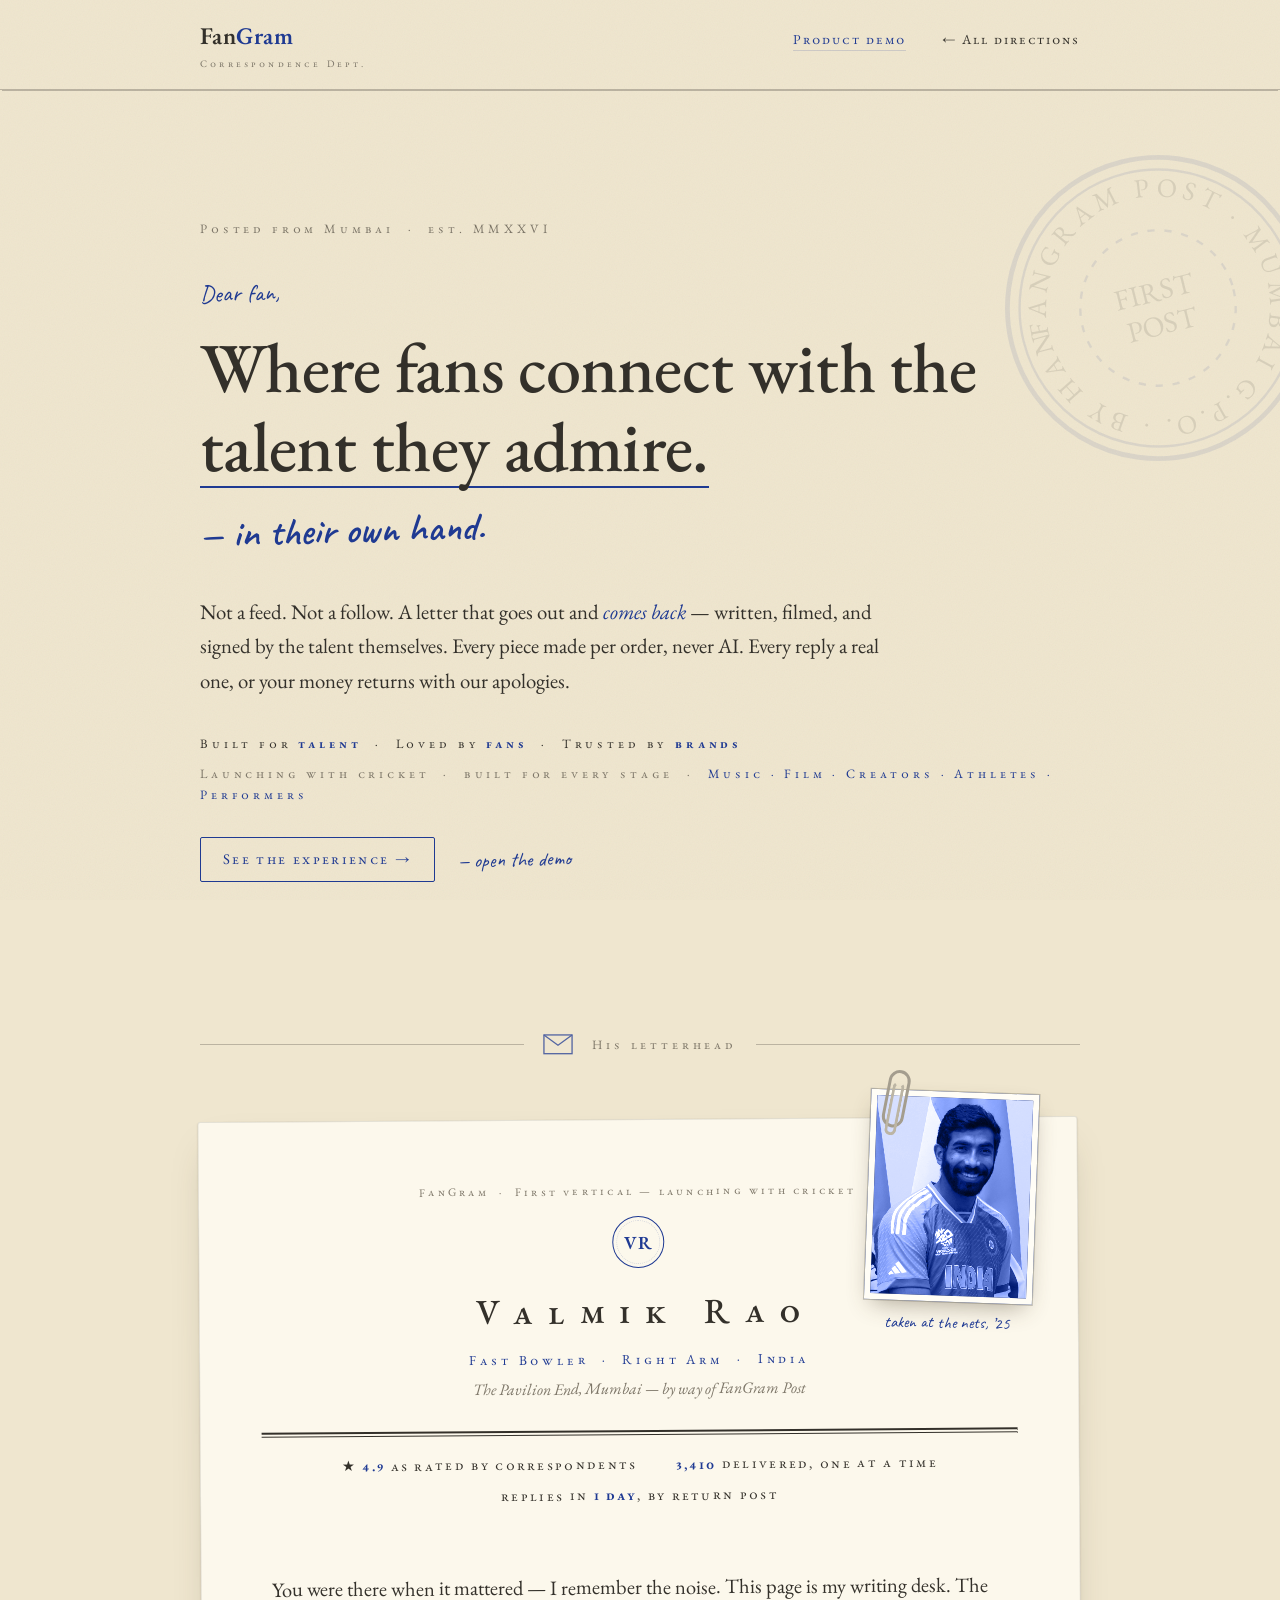
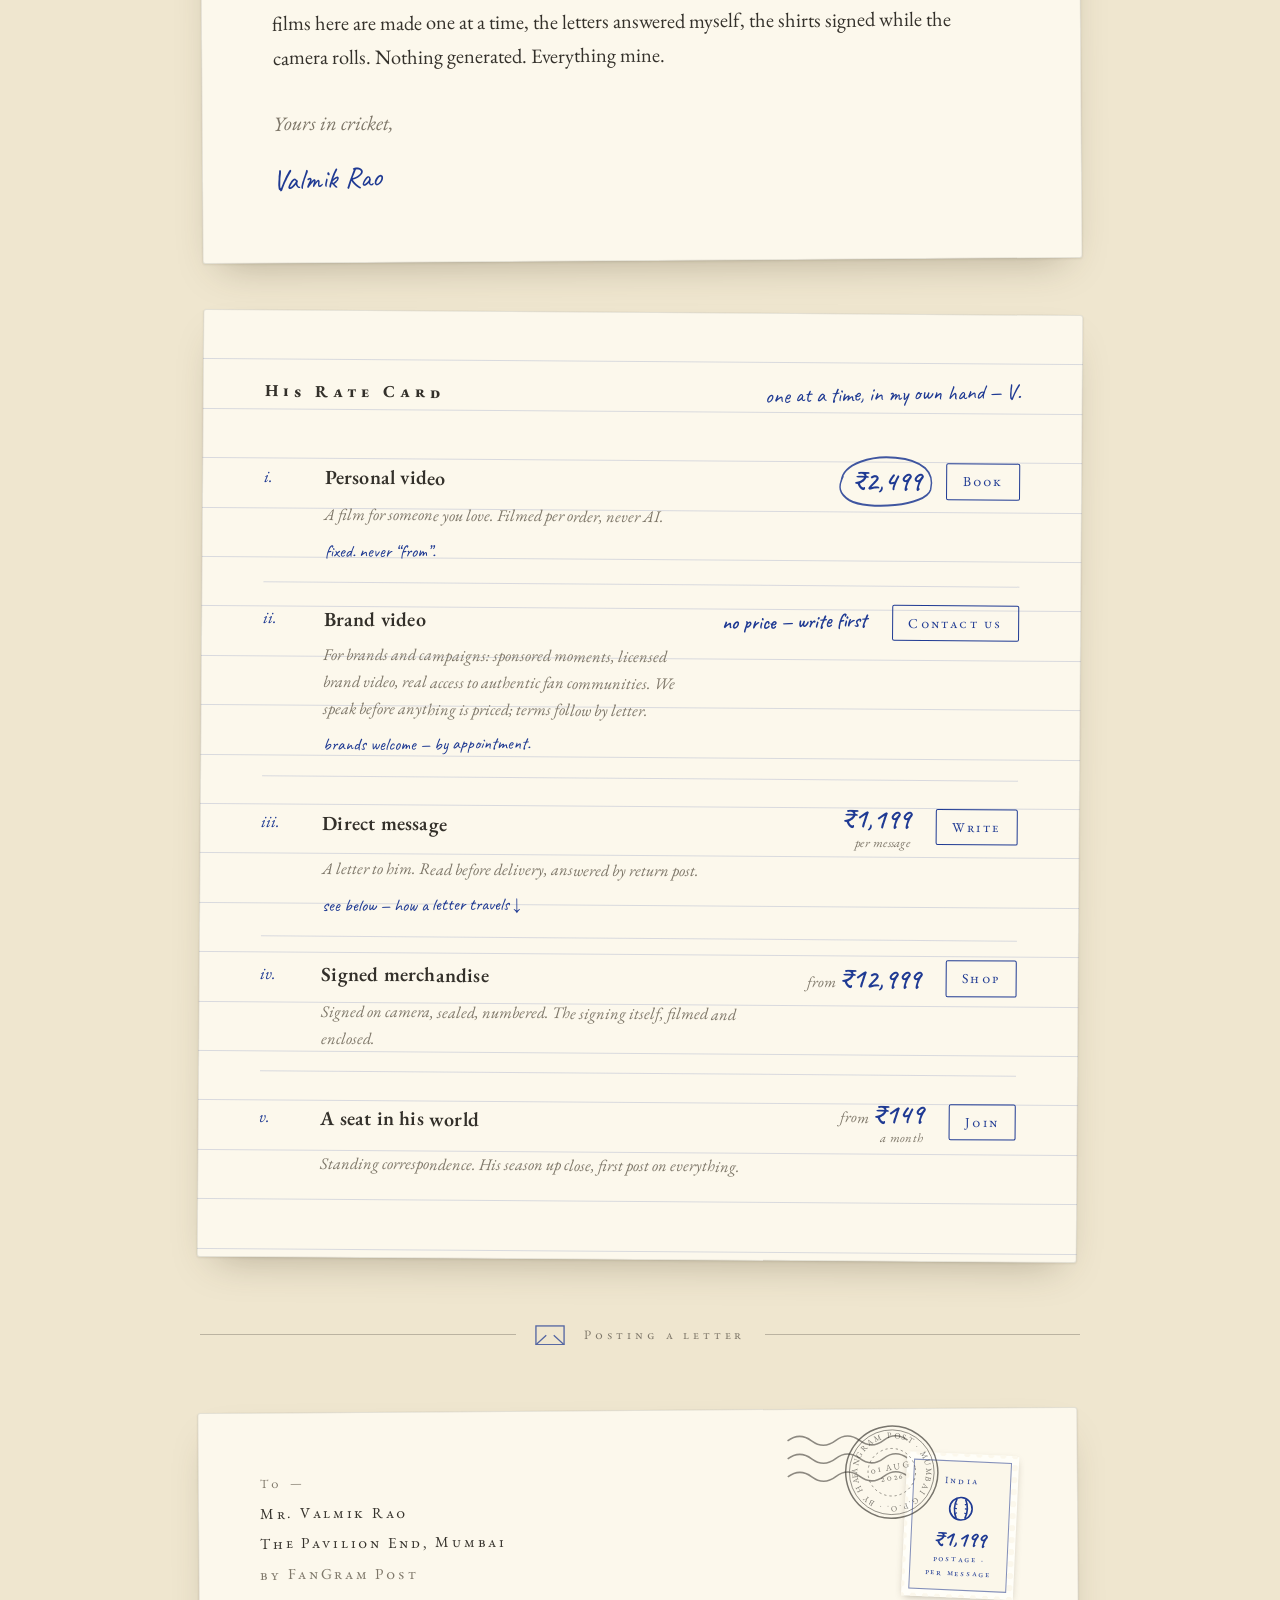
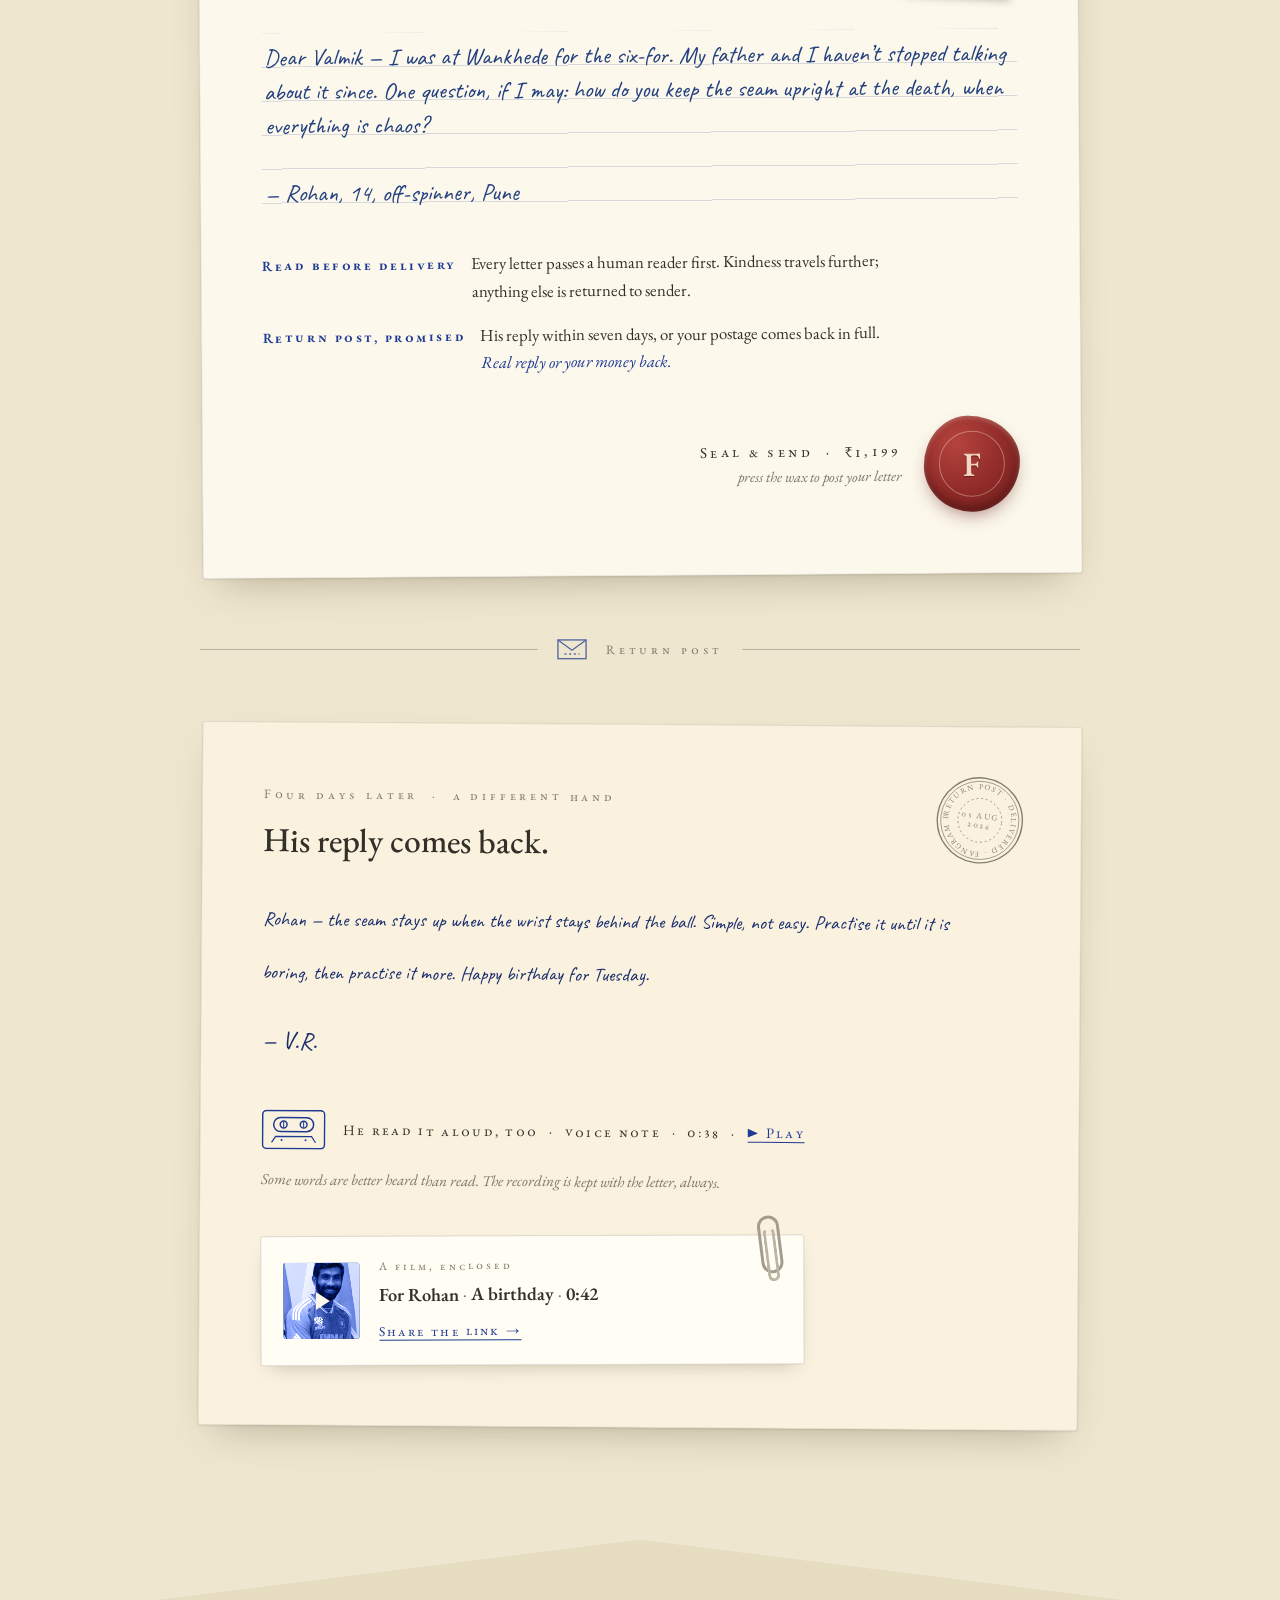
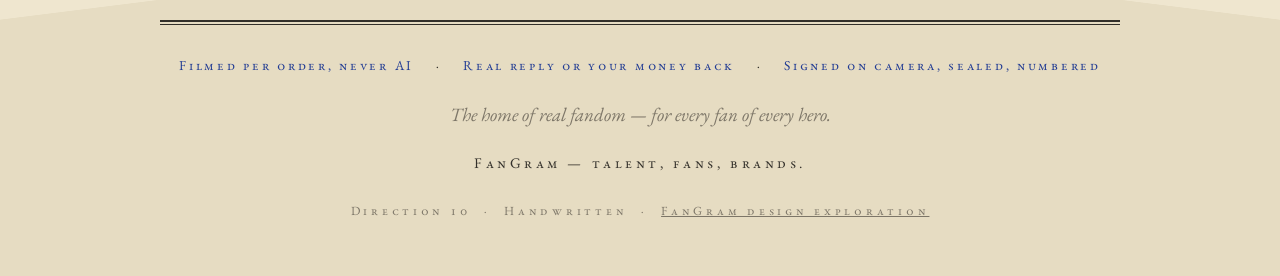
<file: handwritten.html>
<!doctype html>
<html lang="en">
<head>
<meta charset="utf-8">
<meta http-equiv="Cache-Control" content="no-cache, no-store, must-revalidate"><meta http-equiv="Pragma" content="no-cache"><meta http-equiv="Expires" content="0">
<meta name="viewport" content="width=device-width, initial-scale=1">
<title>FanGram · Direction 10 · Handwritten</title>
<meta name="description" content="FanGram brand direction 10 — Handwritten. Where fans connect with the talent they admire — built for talent, loved by fans, trusted by brands.">
<link rel="icon" href="data:image/svg+xml,%3Csvg xmlns='http://www.w3.org/2000/svg' viewBox='0 0 100 100'%3E%3Ctext y='.9em' font-size='90'%3E%E2%9C%89%3C/text%3E%3C/svg%3E">
<link rel="preconnect" href="https://fonts.googleapis.com">
<link rel="preconnect" href="https://fonts.gstatic.com" crossorigin>
<link href="https://fonts.googleapis.com/css2?family=Caveat:wght@500;600;700&family=EB+Garamond:ital,wght@0,400;0,500;0,600;1,400;1,500&family=Homemade+Apple&display=swap" rel="stylesheet">
<style>
/* ============ THE DESK ============ */
:root{
  --desk:      #efe6cf;   /* the writing desk / blotter */
  --sheet:     #fcf8ec;   /* letter stock */
  --sheet-old: #faf2df;   /* his reply, slightly aged */
  --ink:       #1f3a93;   /* fountain ink */
  --ink-deep:  #1b2f6e;   /* his pen presses harder */
  --graphite:  #33302a;
  --faded:     #7d7668;
  --rule:      rgba(31,58,147,.16);
  --wax:       #8e2a28;   /* used once */
  --hairline:  rgba(51,48,42,.28);
  --serif: 'EB Garamond', Georgia, serif;
  --hand:  'Caveat', 'EB Garamond', cursive;
  --his-hand: 'Homemade Apple', 'Caveat', cursive;
}
*{margin:0;padding:0;box-sizing:border-box}
html{scroll-behavior:smooth}
html,body{overflow-x:hidden}
body{
  font-family:var(--serif);
  font-size:1.1875rem;
  line-height:1.65;
  color:var(--graphite);
  background:var(--desk);
  -webkit-font-smoothing:antialiased;
}
/* paper tooth over everything */
body::after{
  content:"";position:fixed;inset:0;z-index:60;pointer-events:none;
  background-image:url("data:image/svg+xml,%3Csvg xmlns='http://www.w3.org/2000/svg' width='240' height='240'%3E%3Cfilter id='n'%3E%3CfeTurbulence type='fractalNoise' baseFrequency='0.85' numOctaves='2' stitchTiles='stitch'/%3E%3C/filter%3E%3Crect width='240' height='240' filter='url(%23n)' opacity='0.05'/%3E%3C/svg%3E");
  mix-blend-mode:multiply;
}
::selection{background:var(--ink);color:var(--sheet)}
a{color:var(--ink)}
a:focus-visible,button:focus-visible{outline:2px dashed var(--ink);outline-offset:3px}
img{max-width:100%}

.smallcaps{font-variant:small-caps;letter-spacing:.14em}
.wrap{max-width:60rem;margin:0 auto;padding:0 clamp(1.1rem,4vw,2.5rem)}

/* ============ LETTERHEAD NAV ============ */
nav{
  border-bottom:1px solid var(--hairline);
  box-shadow:0 3px 0 -2px var(--hairline); /* engraver double rule */
  background:var(--desk);
}
.nav-in{
  max-width:60rem;margin:0 auto;
  padding:1rem clamp(1.1rem,4vw,2.5rem);
  display:flex;align-items:baseline;justify-content:space-between;gap:1rem;
}
.wordmark{
  font-family:var(--serif);font-weight:600;font-size:1.5rem;letter-spacing:.02em;
  color:var(--graphite);text-decoration:none;
}
.wordmark em{font-style:normal;color:var(--ink)}
.wordmark .dept{
  display:block;font-size:.62rem;font-weight:400;color:var(--faded);
  font-variant:small-caps;letter-spacing:.32em;margin-top:.05rem;
}
.backlink{
  font-variant:small-caps;letter-spacing:.14em;font-size:.85rem;
  color:var(--graphite);text-decoration:none;border-bottom:1px solid transparent;
  transition:color .25s,border-color .25s;white-space:nowrap;
}
.backlink:hover{color:var(--ink);border-color:var(--ink)}

/* ============ HERO — THE LETTER OPENS ============ */
.hero{position:relative;padding:clamp(4.5rem,10vw,8rem) 0 clamp(3.5rem,7vw,5.5rem)}
.hero .bg-postmark{
  position:absolute;top:clamp(1rem,4vw,3rem);right:-3rem;
  width:clamp(180px,30vw,340px);color:var(--ink);opacity:.09;
  transform:rotate(-14deg);pointer-events:none;
}
.postedline{font-variant:small-caps;letter-spacing:.3em;font-size:.8rem;color:var(--faded);margin-bottom:2.2rem}
.dear{font-family:var(--hand);font-size:1.5rem;color:var(--ink);margin-bottom:.9rem;transform:rotate(-1.2deg);display:inline-block}
h1{
  font-weight:500;font-size:clamp(2.5rem,6.4vw,4.4rem);
  line-height:1.12;letter-spacing:-.01em;max-width:16em;
}
h1 .u{
  background-image:linear-gradient(var(--ink),var(--ink));
  background-repeat:no-repeat;background-position:0 96%;background-size:0% 2px;
  animation:inkline 1.4s .5s cubic-bezier(.6,0,.2,1) forwards;
}
@keyframes inkline{to{background-size:100% 2px}}
.hero .handline{
  font-family:var(--hand);font-weight:600;color:var(--ink);
  font-size:clamp(1.6rem,3.6vw,2.5rem);margin-top:.7rem;
  transform:rotate(-1.6deg);display:inline-block;
}
.hero p.lede{max-width:34em;margin-top:2rem;font-size:clamp(1.15rem,1.7vw,1.3rem);color:var(--graphite)}
.hero p.lede i{color:var(--ink)}

/* ============ ENVELOPE DIVIDER ============ */
.divider{display:flex;align-items:center;gap:1.2rem;margin:clamp(2.5rem,6vw,4rem) 0;color:var(--faded)}
.divider::before,.divider::after{content:"";flex:1;border-top:1px solid var(--hairline)}
.divider svg{width:30px;flex:none;color:var(--ink);opacity:.75}
.divider span{font-variant:small-caps;letter-spacing:.3em;font-size:.8rem;white-space:nowrap}

/* ============ SHEETS OF PAPER ============ */
.sheet{
  position:relative;background:var(--sheet);border-radius:3px;
  border:1px solid rgba(51,48,42,.12);
  box-shadow:0 1px 2px rgba(70,58,35,.10),0 18px 40px -18px rgba(70,58,35,.35);
  padding:clamp(1.6rem,5vw,3.8rem);
}
@media(min-width:861px){
  .tilt-l{transform:rotate(-.4deg)}
  .tilt-r{transform:rotate(.4deg)}
}

/* ============ HIS LETTERHEAD ============ */
.letterhead-top{text-align:center;padding-bottom:1.6rem}
.crest{
  width:52px;height:52px;margin:0 auto .9rem;border-radius:50%;
  border:1.5px solid var(--ink);display:flex;align-items:center;justify-content:center;
  font-size:1.15rem;font-weight:600;color:var(--ink);letter-spacing:.05em;
  position:relative;
}
.crest::after{content:"";position:absolute;inset:3px;border-radius:50%;border:1px dotted var(--rule)}
.lh-name{font-variant:small-caps;letter-spacing:.42em;font-size:clamp(1.5rem,3.4vw,2.2rem);font-weight:500;color:var(--graphite);text-indent:.42em}
.lh-role{font-variant:small-caps;letter-spacing:.28em;font-size:.85rem;color:var(--ink);margin-top:.5rem}
.lh-addr{font-style:italic;color:var(--faded);font-size:1rem;margin-top:.35rem}
.lh-rules{border-top:2px solid var(--graphite);border-bottom:1px solid var(--graphite);height:5px;margin:1.7rem 0 0}
/* trust strip — engraved credentials */
.trust{
  display:flex;flex-wrap:wrap;justify-content:center;gap:.4rem 2.4rem;
  padding:1.1rem 0 0;font-variant:small-caps;letter-spacing:.16em;font-size:.9rem;color:var(--graphite);
}
.trust b{font-weight:600;color:var(--ink)}
/* portrait, paperclipped */
.portrait-wrap{
  position:absolute;top:-1.6rem;right:clamp(.8rem,4vw,2.6rem);
  width:clamp(120px,16vw,168px);transform:rotate(2.5deg);z-index:2;
}
.portrait{
  background:var(--ink);border:6px solid #fffdf6;outline:1px solid rgba(51,48,42,.25);
  box-shadow:0 10px 24px -8px rgba(70,58,35,.45);aspect-ratio:4/5;overflow:hidden;
}
.portrait img{width:100%;height:100%;object-fit:cover;display:block;
  filter:grayscale(1) contrast(1.07) brightness(1.05);mix-blend-mode:luminosity}
.portrait-cap{font-family:var(--hand);color:var(--ink);font-size:1.05rem;text-align:center;margin-top:.45rem;transform:rotate(-1deg)}
/* paperclip */
.clip{position:absolute;top:-20px;left:14px;width:22px;height:58px;transform:rotate(9deg);z-index:3}
.clip i{position:absolute;inset:0;border:3px solid #a49d8e;border-radius:11px}
.clip i+i{left:5px;right:5px;top:12px;bottom:-8px;border-color:#bcb5a4;border-radius:8px;border-top-color:transparent}
/* his note */
.his-note{max-width:36em;margin:2.4rem auto 0;font-size:clamp(1.15rem,1.6vw,1.28rem)}
.his-note p+p{margin-top:1rem}
.signoff{margin-top:2rem}
.signoff .yrs{font-style:italic;color:var(--faded)}
.signature{font-family:var(--his-hand);color:var(--ink);font-size:clamp(1.35rem,2.6vw,1.8rem);margin-top:.7rem;transform:rotate(-2deg);display:inline-block;line-height:1.6}

/* ============ THE RATE CARD ============ */
.ratecard{margin-top:clamp(2rem,5vw,3.2rem);
  background:
    repeating-linear-gradient(to bottom,transparent 0 calc(2.6em - 1px),var(--rule) calc(2.6em - 1px) 2.6em),
    var(--sheet);
}
.rc-head{display:flex;flex-wrap:wrap;align-items:baseline;justify-content:space-between;gap:.5rem 2rem;margin-bottom:2rem}
.rc-title{font-variant:small-caps;letter-spacing:.3em;font-size:1.05rem;color:var(--graphite)}
.rc-note{font-family:var(--hand);font-size:1.35rem;color:var(--ink);transform:rotate(-1.4deg)}
.offer{
  display:grid;grid-template-columns:2.4rem 1fr auto auto;
  gap:.2rem 1.4rem;align-items:center;
  padding:1.15rem 0;border-bottom:1px solid var(--rule);
}
.offer:last-child{border-bottom:none}
.offer .num{font-style:italic;color:var(--ink);font-size:1.05rem}
.offer h3{font-weight:600;font-size:1.25rem;letter-spacing:.01em}
.offer .desc{grid-column:2;color:var(--faded);font-size:1.02rem;font-style:italic;margin-top:.1rem}
.price{
  font-family:var(--hand);font-weight:600;color:var(--ink);
  font-size:1.75rem;line-height:1;white-space:nowrap;position:relative;padding:.2em .1em;
  justify-self:end;text-align:right;
}
.price small{display:block;font-family:var(--serif);font-style:italic;font-weight:400;font-size:.78rem;color:var(--faded);letter-spacing:.02em;margin-top:.25rem}
.price .from{font-family:var(--serif);font-style:italic;font-weight:400;font-size:.95rem;color:var(--faded);margin-right:.2em}
.price.noprice{font-size:1.25rem;transform:rotate(-1.5deg)}
/* hand-drawn circle round the fixed price */
.scribble{position:absolute;inset:-12px -16px;width:calc(100% + 32px);height:calc(100% + 24px);pointer-events:none;color:var(--ink);opacity:.85}
.margin-note{grid-column:2;font-family:var(--hand);color:var(--ink);font-size:1.1rem;transform:rotate(-.8deg);margin-top:.15rem}
.cta{
  font-variant:small-caps;letter-spacing:.16em;font-size:.86rem;text-decoration:none;
  color:var(--ink);border:1px solid var(--ink);border-radius:2px;
  padding:.42em 1.15em;transition:background .25s,color .25s;white-space:nowrap;justify-self:end;
}
.cta:hover{background:var(--ink);color:var(--sheet)}

/* ============ POSTING A LETTER ============ */
.compose{padding-top:clamp(2.4rem,5vw,3.4rem)}
.addr-row{display:flex;justify-content:space-between;gap:1.5rem;align-items:flex-start}
.addr{font-variant:small-caps;letter-spacing:.18em;font-size:.95rem;line-height:2}
.addr .to{color:var(--faded);font-size:.78rem;letter-spacing:.3em}
/* the stamp + cancellation */
.franking{position:relative;flex:none;margin-top:-.6rem}
.stamp{
  position:relative;display:inline-block;background:#fffef8;padding:7px;transform:rotate(3deg);
  background-image:radial-gradient(var(--sheet) 3px,transparent 3.5px);
  background-size:12px 12px;background-position:-6px -6px;
  box-shadow:0 3px 8px -3px rgba(70,58,35,.4);
}
.stamp-in{
  border:1px solid rgba(31,58,147,.55);background:#fbf7ea;padding:.7rem .8rem .55rem;
  text-align:center;color:var(--ink);width:98px;
}
.stamp-in .country{font-variant:small-caps;letter-spacing:.24em;font-size:.6rem}
.stamp-in svg{width:30px;margin:.3rem auto .25rem;display:block}
.stamp-in .val{font-family:var(--hand);font-weight:700;font-size:1.35rem;line-height:1}
.stamp-in .per{font-variant:small-caps;font-size:.55rem;letter-spacing:.2em;margin-top:.15rem}
.cancel{position:absolute;top:-26px;left:-118px;width:130px;color:var(--graphite);opacity:.55;pointer-events:none}
.postmark{width:100%;height:auto;color:currentColor}
.postmark text{fill:currentColor;font-family:var(--serif);font-variant:small-caps;letter-spacing:.2em}
.franking .postmark{position:absolute;top:-34px;left:-64px;width:104px;color:var(--graphite);opacity:.65;transform:rotate(-10deg);pointer-events:none}
/* ruled writing area */
.writing{
  margin-top:2rem;padding:.4rem .2rem .2rem;
  background:repeating-linear-gradient(to bottom,transparent 0 33px,var(--rule) 33px 34px);
  font-family:var(--hand);font-size:1.5rem;line-height:34px;color:#23407f;
  max-width:38em;
}
.writing .sig{display:block;margin-top:34px}
/* postal rules */
.postal-rules{margin-top:2.4rem;display:grid;gap:1rem;max-width:34em}
.prule{display:flex;gap:.9rem;align-items:baseline;font-size:1.05rem}
.prule b{font-variant:small-caps;letter-spacing:.18em;font-weight:600;font-size:.88rem;color:var(--ink);white-space:nowrap}
.prule span i{color:var(--ink)}
/* the one wax seal */
.seal-row{display:flex;justify-content:flex-end;align-items:center;gap:1.4rem;margin-top:2.6rem;flex-wrap:wrap}
.seal-label{text-align:right}
.seal-label .l1{font-variant:small-caps;letter-spacing:.22em;font-size:.95rem}
.seal-label .l2{font-style:italic;color:var(--faded);font-size:.92rem}
.seal{
  position:relative;width:96px;height:96px;border:none;cursor:pointer;flex:none;
  border-radius:46% 54% 50% 50%/52% 47% 53% 48%;
  background:radial-gradient(circle at 34% 28%,#b5433d,var(--wax) 55%,#671d1a);
  box-shadow:0 8px 18px -6px rgba(103,29,26,.55),inset 0 2px 5px rgba(255,240,225,.3),inset 0 -5px 10px rgba(50,8,6,.45);
  color:#f2d8c4;font-family:var(--serif);font-weight:600;font-size:2.1rem;
  text-shadow:0 1px 1px rgba(60,10,8,.6),0 -1px 1px rgba(255,235,220,.25);
  transition:transform .15s ease;
}
.seal::before{content:"";position:absolute;inset:15px;border-radius:50%;border:1.5px solid rgba(245,220,200,.4)}
.seal:hover{transform:scale(1.04) rotate(-2deg)}
.seal:active{transform:scale(.94)}
/* posted mark appears on send */
.posted-mark{
  position:absolute;top:clamp(4rem,12vw,7rem);left:50%;
  width:clamp(140px,20vw,190px);margin-left:calc(clamp(140px,20vw,190px) / -2);
  color:var(--ink);opacity:0;transform:rotate(-12deg) scale(1.6);pointer-events:none;
}
.posted .posted-mark{opacity:.8;transform:rotate(-12deg) scale(1);transition:opacity .35s,transform .35s cubic-bezier(.2,1.4,.4,1)}

/* ============ RETURN POST ============ */
.reply-sheet{background:var(--sheet-old)}
.reply-head{display:flex;justify-content:space-between;align-items:flex-start;gap:1rem}
.reply-eyebrow{font-variant:small-caps;letter-spacing:.3em;font-size:.8rem;color:var(--faded)}
.reply-head .postmark{width:96px;flex:none;color:var(--graphite);opacity:.6;transform:rotate(8deg);margin:-1rem -.5rem 0 0}
.reply-body{
  margin-top:1.6rem;font-family:var(--his-hand);color:var(--ink-deep);
  font-size:clamp(1.02rem,1.8vw,1.22rem);line-height:2.7;max-width:36em;
}
.reply-body .vr{display:block;margin-top:.6rem;font-size:1.25em}
/* voice note — cassette */
.voice{display:flex;align-items:center;gap:1.1rem;margin-top:2.2rem;flex-wrap:wrap}
.cassette{width:64px;flex:none;color:var(--ink)}
.voice .v-meta{font-variant:small-caps;letter-spacing:.16em;font-size:.9rem}
.voice .v-meta a{text-decoration:none;border-bottom:1px solid var(--ink)}
.voice .v-note{font-style:italic;color:var(--faded);font-size:.95rem;width:100%}
/* enclosed film */
.enclosure{
  position:relative;margin-top:2.6rem;background:#fffdf4;border:1px solid rgba(51,48,42,.16);
  box-shadow:0 8px 20px -10px rgba(70,58,35,.35);border-radius:2px;
  padding:1.2rem 1.4rem;display:flex;gap:1.2rem;align-items:center;flex-wrap:wrap;
  max-width:34rem;transform:rotate(-.6deg);
}
.thumb{position:relative;width:76px;aspect-ratio:1;flex:none;background:var(--ink);overflow:hidden;border-radius:2px}
.thumb img{width:100%;height:100%;object-fit:cover;filter:grayscale(1) contrast(1.07) brightness(1.05);mix-blend-mode:luminosity}
.thumb::after{
  content:"";position:absolute;top:50%;left:50%;transform:translate(-40%,-50%);
  border:9px solid transparent;border-left:14px solid var(--sheet);border-right:none;
}
.enc-meta .e1{font-variant:small-caps;letter-spacing:.26em;font-size:.72rem;color:var(--faded)}
.enc-meta .e2{font-size:1.15rem;font-weight:600;margin:.25rem 0 .3rem}
.enc-meta .e2 span{font-weight:400;color:var(--faded)}
.enc-meta a{font-variant:small-caps;letter-spacing:.16em;font-size:.85rem;text-decoration:none;border-bottom:1px solid var(--ink)}

/* ============ FOOTER ============ */
footer{margin-top:clamp(4rem,9vw,7rem)}
.env-flap{height:clamp(3rem,8vw,5rem);background:linear-gradient(to bottom right,transparent 49.6%,#e6dcc2 50%) left/50.05% 100% no-repeat,linear-gradient(to bottom left,transparent 49.6%,#e6dcc2 50%) right/50.05% 100% no-repeat}
.foot-in{background:#e6dcc2;text-align:center;padding:0 clamp(1.1rem,4vw,2.5rem) 3.4rem}
.foot-rule{max-width:60rem;margin:0 auto 1.8rem;border-top:2px solid var(--graphite);border-bottom:1px solid var(--graphite);height:5px}
.promises{font-variant:small-caps;letter-spacing:.2em;font-size:.85rem;color:var(--graphite);display:flex;flex-wrap:wrap;justify-content:center;gap:.35rem 1rem}
.promises i{font-style:normal;color:var(--ink)}
.home-of{font-style:italic;color:var(--faded);margin-top:1.4rem}
.direction-line{font-variant:small-caps;letter-spacing:.3em;font-size:.78rem;color:var(--faded);margin-top:1.6rem}

/* ============ REVEALS ============ */
.rv{opacity:0;transform:translateY(16px);transition:opacity .8s ease,transform .8s ease}
.rv.in{opacity:1;transform:none}
@media(min-width:861px){.rv.in.tilt-l{transform:rotate(-.4deg)}.rv.in.tilt-r{transform:rotate(.4deg)}}
@media(prefers-reduced-motion:reduce){
  *,*::before,*::after{animation:none!important;transition:none!important}
  .rv{opacity:1;transform:none}
  h1 .u{background-size:100% 2px}
  html{scroll-behavior:auto}
}

/* ============ SMALLER DESKS ============ */
@media(max-width:860px){
  .portrait-wrap{position:static;width:150px;margin:0 auto 1.6rem;transform:rotate(2.5deg)}
  .letterhead{padding-top:2.2rem}
  .offer{grid-template-columns:2.4rem 1fr;row-gap:.45rem}
  .offer .price{grid-column:2;justify-self:start;text-align:left;margin-top:.4rem}
  .offer .cta{grid-column:2;justify-self:start;margin-top:.35rem}
  .cancel{display:none}
  .franking .postmark{left:auto;right:-18px}
  .addr-row{flex-direction:column-reverse}
  .franking{align-self:flex-end}
  .seal-row{justify-content:flex-start;flex-direction:row-reverse}
  .seal-label{text-align:left}
}
</style>
</head>
<body>

<nav>
  <div class="nav-in">
    <a class="wordmark" href="#top">Fan<em>Gram</em><span class="dept">Correspondence Dept.</span></a>
    <span style="display:flex;align-items:baseline;gap:clamp(1rem,3.2vw,2.2rem)">
      <a class="backlink fgwt-open" href="#" role="button" style="color:var(--ink);border-color:var(--rule)">Product demo</a>
      <a class="backlink" href="index.html">&larr; All directions</a>
    </span>
  </div>
</nav>

<!-- ============ HERO ============ -->
<header class="hero" id="top">
  <svg class="bg-postmark" viewBox="0 0 140 140" aria-hidden="true">
    <defs><path id="pm0" d="M70 70 m -46 0 a 46 46 0 1 1 92 0 a 46 46 0 1 1 -92 0"/></defs>
    <circle cx="70" cy="70" r="62" fill="none" stroke="currentColor" stroke-width="2"/>
    <circle cx="70" cy="70" r="57" fill="none" stroke="currentColor" stroke-width="1"/>
    <circle cx="70" cy="70" r="32" fill="none" stroke="currentColor" stroke-width="1" stroke-dasharray="3 4"/>
    <text font-size="11" letter-spacing="2.2"><textPath href="#pm0">FANGRAM POST · MUMBAI G.P.O. · BY HAND ONLY ·</textPath></text>
    <text x="70" y="67" text-anchor="middle" font-size="12">FIRST</text>
    <text x="70" y="81" text-anchor="middle" font-size="12">POST</text>
  </svg>
  <div class="wrap">
    <p class="postedline">Posted from Mumbai &nbsp;·&nbsp; est. MMXXVI</p>
    <p class="dear">Dear fan,</p>
    <h1>Where fans connect with the <span class="u">talent they admire.</span></h1>
    <p class="handline">— in their own hand.</p>
    <p class="lede">Not a feed. Not a follow. A letter that goes out and <i>comes back</i> — written, filmed, and signed by the talent themselves. Every piece made per order, never AI. Every reply a real one, or your money returns with our apologies.</p>
    <p class="postedline" style="margin:2.2rem 0 .55rem;color:var(--graphite)">Built for <b style="color:var(--ink);font-weight:600">talent</b> &nbsp;·&nbsp; Loved by <b style="color:var(--ink);font-weight:600">fans</b> &nbsp;·&nbsp; Trusted by <b style="color:var(--ink);font-weight:600">brands</b></p>
    <p class="postedline" style="margin:0">Launching with cricket &nbsp;·&nbsp; built for every stage &nbsp;·&nbsp; <span style="color:var(--ink)">Music · Film · Creators · Athletes · Performers</span></p>
    <p style="margin-top:2rem;display:flex;align-items:center;gap:1.4rem;flex-wrap:wrap">
      <a class="cta fgwt-open" href="#" role="button" style="font-size:.92rem;padding:.62em 1.5em">See the experience &rarr;</a>
      <span class="dear" style="margin:0;font-size:1.25rem">— open the demo</span>
    </p>
  </div>
</header>

<main class="wrap">

  <div class="divider" role="presentation">
    <svg viewBox="0 0 32 22" aria-hidden="true" fill="none" stroke="currentColor" stroke-width="1.4">
      <rect x="1" y="1" width="30" height="20"/><path d="M1 1 L16 12 L31 1"/>
    </svg>
    <span>His letterhead</span>
  </div>

  <!-- ============ THE TALENT PAGE ============ -->
  <section class="sheet tilt-l letterhead rv" aria-label="Valmik Rao — letterhead">
    <figure class="portrait-wrap">
      <div class="clip" aria-hidden="true"><i></i><i></i></div>
      <div class="portrait"><img src="assets/players/bumrah.jpg" alt="Valmik Rao, fast bowler — portrait printed in ink"></div>
      <figcaption class="portrait-cap">taken at the nets, &rsquo;25</figcaption>
    </figure>

    <div class="letterhead-top">
      <p style="font-variant:small-caps;letter-spacing:.28em;font-size:.72rem;color:var(--faded);margin-bottom:1rem">FanGram &nbsp;·&nbsp; First vertical — launching with cricket</p>
      <div class="crest" aria-hidden="true">VR</div>
      <p class="lh-name">Valmik Rao</p>
      <p class="lh-role">Fast Bowler &nbsp;·&nbsp; Right Arm &nbsp;·&nbsp; India</p>
      <p class="lh-addr">The Pavilion End, Mumbai — by way of FanGram Post</p>
      <div class="lh-rules" role="presentation"></div>
      <p class="trust"><span>&#9733; <b>4.9</b> as rated by correspondents</span><span><b>3,410</b> delivered, one at a time</span><span>replies in <b>1 day</b>, by return post</span></p>
    </div>

    <div class="his-note">
      <p>You were there when it mattered — I remember the noise. This page is my writing desk. The films here are made one at a time, the letters answered myself, the shirts signed while the camera rolls. Nothing generated. Everything mine.</p>
      <div class="signoff">
        <p class="yrs">Yours in cricket,</p>
        <p class="signature">Valmik Rao</p>
      </div>
    </div>
  </section>

  <!-- ============ THE RATE CARD ============ -->
  <section class="sheet tilt-r ratecard rv" aria-label="Rate card">
    <div class="rc-head">
      <h2 class="rc-title">His Rate Card</h2>
      <p class="rc-note">one at a time, in my own hand — V.</p>
    </div>

    <div class="offer">
      <span class="num">i.</span>
      <h3>Personal video</h3>
      <span class="price">
        <svg class="scribble" viewBox="0 0 130 56" aria-hidden="true" preserveAspectRatio="none" fill="none" stroke="currentColor" stroke-width="1.8" stroke-linecap="round">
          <path d="M10 28 C 12 12 48 5 76 7 C 110 9 124 20 119 35 C 113 50 42 54 20 45 C 7 39 6 33 12 24"/>
        </svg>
        &#8377;2,499
      </span>
      <a class="cta" href="#posting">Book</a>
      <p class="desc">A film for someone you love. Filmed per order, never AI.</p>
      <p class="margin-note">fixed. never &ldquo;from&rdquo;.</p>
    </div>

    <div class="offer">
      <span class="num">ii.</span>
      <h3>Brand video</h3>
      <span class="price noprice">no price — write first</span>
      <a class="cta" href="#posting">Contact us</a>
      <p class="desc">For brands and campaigns: sponsored moments, licensed brand video, real access to authentic fan communities. We speak before anything is priced; terms follow by letter.</p>
      <p class="margin-note">brands welcome — by appointment.</p>
    </div>

    <div class="offer">
      <span class="num">iii.</span>
      <h3>Direct message</h3>
      <span class="price">&#8377;1,199<small>per message</small></span>
      <a class="cta" href="#posting">Write</a>
      <p class="desc">A letter to him. Read before delivery, answered by return post.</p>
      <p class="margin-note">see below — how a letter travels &darr;</p>
    </div>

    <div class="offer">
      <span class="num">iv.</span>
      <h3>Signed merchandise</h3>
      <span class="price"><span class="from">from</span>&#8377;12,999</span>
      <a class="cta" href="#posting">Shop</a>
      <p class="desc">Signed on camera, sealed, numbered. The signing itself, filmed and enclosed.</p>
    </div>

    <div class="offer">
      <span class="num">v.</span>
      <h3>A seat in his world</h3>
      <span class="price"><span class="from">from</span>&#8377;149<small>a month</small></span>
      <a class="cta" href="#posting">Join</a>
      <p class="desc">Standing correspondence. His season up close, first post on everything.</p>
    </div>
  </section>

  <div class="divider" role="presentation">
    <svg viewBox="0 0 32 22" aria-hidden="true" fill="none" stroke="currentColor" stroke-width="1.4">
      <rect x="1" y="1" width="30" height="20"/><path d="M1 21 L12 11 M31 21 L20 11"/>
    </svg>
    <span>Posting a letter</span>
  </div>

  <!-- ============ ORDER MOMENT — THE DIRECT MESSAGE ============ -->
  <section class="sheet tilt-l compose rv" id="posting" aria-label="Write to Valmik — direct message as a letter">
    <svg class="posted-mark" viewBox="0 0 140 140" aria-hidden="true">
      <defs><path id="pm2" d="M70 70 m -46 0 a 46 46 0 1 1 92 0 a 46 46 0 1 1 -92 0"/></defs>
      <circle cx="70" cy="70" r="62" fill="none" stroke="currentColor" stroke-width="2.5"/>
      <circle cx="70" cy="70" r="33" fill="none" stroke="currentColor" stroke-width="1.2" stroke-dasharray="3 4"/>
      <text font-size="11.5" letter-spacing="2"><textPath href="#pm2">POSTED · FANGRAM POST · AWAITING HIS REPLY ·</textPath></text>
      <text x="70" y="67" text-anchor="middle" font-size="12" font-weight="600">SEALED</text>
      <text x="70" y="81" text-anchor="middle" font-size="12">&amp; SENT</text>
    </svg>

    <div class="addr-row">
      <address class="addr" style="font-style:normal">
        <span class="to">To —</span><br>
        Mr. Valmik Rao<br>
        The Pavilion End, Mumbai<br>
        <span style="color:var(--faded)">by FanGram Post</span>
      </address>
      <div class="franking">
        <svg class="cancel" viewBox="0 0 130 60" aria-hidden="true" fill="none" stroke="currentColor" stroke-width="1.5">
          <path d="M2 12 q 12 -9 24 0 t 24 0 t 24 0 t 24 0 t 24 0"/>
          <path d="M2 30 q 12 -9 24 0 t 24 0 t 24 0 t 24 0 t 24 0"/>
          <path d="M2 48 q 12 -9 24 0 t 24 0 t 24 0 t 24 0 t 24 0"/>
        </svg>
        <div class="stamp">
          <div class="stamp-in">
            <p class="country">India</p>
            <svg viewBox="0 0 24 24" aria-hidden="true" fill="none" stroke="currentColor" stroke-width="1.3">
              <circle cx="12" cy="12" r="9"/>
              <path d="M8.6 4.2 C 6.4 9 6.4 15 8.6 19.8 M15.4 4.2 C 17.6 9 17.6 15 15.4 19.8"/>
              <path d="M7.4 8 l1.6.7 M7.1 12 l1.7 0 M7.4 16 l1.6 -.7 M16.6 8 l-1.6.7 M16.9 12 l-1.7 0 M16.6 16 l-1.6 -.7" stroke-width="1"/>
            </svg>
            <p class="val">&#8377;1,199</p>
            <p class="per">postage · per message</p>
          </div>
        </div>
        <svg class="postmark" viewBox="0 0 140 140" aria-hidden="true">
          <defs><path id="pm1" d="M70 70 m -46 0 a 46 46 0 1 1 92 0 a 46 46 0 1 1 -92 0"/></defs>
          <circle cx="70" cy="70" r="62" fill="none" stroke="currentColor" stroke-width="2"/>
          <circle cx="70" cy="70" r="57" fill="none" stroke="currentColor" stroke-width="1"/>
          <circle cx="70" cy="70" r="32" fill="none" stroke="currentColor" stroke-width="1" stroke-dasharray="3 4"/>
          <text font-size="11" letter-spacing="2.2"><textPath href="#pm1">FANGRAM POST · MUMBAI G.P.O. · BY HAND ONLY ·</textPath></text>
          <text x="70" y="67" text-anchor="middle" font-size="12">01 AUG</text>
          <text x="70" y="81" text-anchor="middle" font-size="12">2026</text>
        </svg>
      </div>
    </div>

    <div class="writing" aria-label="Your letter, as it will read">
      Dear Valmik — I was at Wankhede for the six-for. My father and I haven&rsquo;t stopped talking about it since. One question, if I may: how do you keep the seam upright at the death, when everything is chaos?
      <span class="sig">— Rohan, 14, off-spinner, Pune</span>
    </div>

    <div class="postal-rules">
      <p class="prule"><b>Read before delivery</b><span>Every letter passes a human reader first. Kindness travels further; anything else is returned to sender.</span></p>
      <p class="prule"><b>Return post, promised</b><span>His reply within seven days, or your postage comes back in full. <i>Real reply or your money back.</i></span></p>
    </div>

    <div class="seal-row">
      <div class="seal-label">
        <p class="l1">Seal &amp; send &nbsp;·&nbsp; &#8377;1,199</p>
        <p class="l2">press the wax to post your letter</p>
      </div>
      <button class="seal" id="sealBtn" type="button" aria-label="Seal and send your letter for 1,199 rupees">F</button>
    </div>
  </section>

  <div class="divider" role="presentation">
    <svg viewBox="0 0 32 22" aria-hidden="true" fill="none" stroke="currentColor" stroke-width="1.4">
      <rect x="1" y="1" width="30" height="20"/><path d="M1 1 L16 12 L31 1"/><path d="M8 16 h16" stroke-dasharray="2 3"/>
    </svg>
    <span>Return post</span>
  </div>

  <!-- ============ THE MOMENT IT LANDS ============ -->
  <section class="sheet tilt-r reply-sheet rv" aria-label="His reply arrives">
    <div class="reply-head">
      <div>
        <p class="reply-eyebrow">Four days later &nbsp;·&nbsp; a different hand</p>
        <h2 style="font-weight:500;font-size:clamp(1.6rem,3vw,2.1rem);margin-top:.5rem">His reply comes back.</h2>
      </div>
      <svg class="postmark" viewBox="0 0 140 140" aria-hidden="true">
        <defs><path id="pm3" d="M70 70 m -46 0 a 46 46 0 1 1 92 0 a 46 46 0 1 1 -92 0"/></defs>
        <circle cx="70" cy="70" r="62" fill="none" stroke="currentColor" stroke-width="2"/>
        <circle cx="70" cy="70" r="57" fill="none" stroke="currentColor" stroke-width="1"/>
        <circle cx="70" cy="70" r="32" fill="none" stroke="currentColor" stroke-width="1" stroke-dasharray="3 4"/>
        <text font-size="11" letter-spacing="2.4"><textPath href="#pm3">RETURN POST · DELIVERED · FANGRAM POST ·</textPath></text>
        <text x="70" y="67" text-anchor="middle" font-size="12">05 AUG</text>
        <text x="70" y="81" text-anchor="middle" font-size="12">2026</text>
      </svg>
    </div>

    <p class="reply-body">
      Rohan — the seam stays up when the wrist stays behind the ball. Simple, not easy. Practise it until it is boring, then practise it more. Happy birthday for Tuesday.
      <span class="vr">— V.R.</span>
    </p>

    <div class="voice">
      <svg class="cassette" viewBox="0 0 64 40" aria-hidden="true" fill="none" stroke="currentColor" stroke-width="1.5">
        <rect x="1" y="1" width="62" height="38" rx="4"/>
        <rect x="12" y="8" width="40" height="14" rx="7"/>
        <circle cx="22" cy="15" r="3.4"/><circle cx="42" cy="15" r="3.4"/>
        <path d="M22 12.2 v5.6 M42 12.2 v5.6" stroke-width="1"/>
        <path d="M10 33 l4 -6 h36 l4 6" stroke-width="1.2"/>
        <circle cx="20" cy="30.5" r="1" fill="currentColor" stroke="none"/><circle cx="44" cy="30.5" r="1" fill="currentColor" stroke="none"/>
      </svg>
      <p class="v-meta">He read it aloud, too &nbsp;·&nbsp; voice note &nbsp;·&nbsp; 0:38 &nbsp;·&nbsp; <a href="#" onclick="return false">&#9654; Play</a></p>
      <p class="v-note">Some words are better heard than read. The recording is kept with the letter, always.</p>
    </div>

    <div class="enclosure">
      <div class="clip" aria-hidden="true" style="left:auto;right:22px;transform:rotate(-7deg)"><i></i><i></i></div>
      <div class="thumb"><img src="assets/players/bumrah.jpg" alt="Still from Valmik&rsquo;s birthday film for Rohan"></div>
      <div class="enc-meta">
        <p class="e1">A film, enclosed</p>
        <p class="e2">For Rohan <span>·</span> A birthday <span>·</span> 0:42</p>
        <a href="#" onclick="return false">Share the link &rarr;</a>
      </div>
    </div>
  </section>

</main>

<!-- ============ FOOTER ============ -->
<footer>
  <div class="env-flap" role="presentation"></div>
  <div class="foot-in">
    <div class="foot-rule" role="presentation"></div>
    <p class="promises"><i>Filmed per order, never AI</i> &nbsp;·&nbsp; <i>Real reply or your money back</i> &nbsp;·&nbsp; <i>Signed on camera, sealed, numbered</i></p>
    <p class="home-of">The home of real fandom — for every fan of every hero.</p>
    <p class="direction-line" style="letter-spacing:.24em;font-size:.92rem;color:var(--graphite);margin-top:1.3rem">FanGram — talent, fans, brands.</p>
    <p class="direction-line">Direction 10 &nbsp;·&nbsp; Handwritten &nbsp;·&nbsp; <a href="index.html" style="color:inherit">FanGram design exploration</a></p>
  </div>
</footer>

<script>
(function(){
  var reduce = window.matchMedia('(prefers-reduced-motion: reduce)').matches;
  // reveals
  var els = document.querySelectorAll('.rv');
  if(!('IntersectionObserver' in window) || reduce){
    els.forEach ? els.forEach(function(e){e.classList.add('in')}) : null;
  } else {
    var io = new IntersectionObserver(function(entries){
      entries.forEach(function(en){
        if(en.isIntersecting){ en.target.classList.add('in'); io.unobserve(en.target); }
      });
    },{threshold:.12});
    els.forEach(function(e){ io.observe(e); });
  }
  // the wax seal posts the letter
  var seal = document.getElementById('sealBtn');
  var compose = document.getElementById('posting');
  if(seal && compose){
    seal.addEventListener('click', function(){
      compose.classList.add('posted');
      seal.setAttribute('aria-label','Letter sealed and posted — awaiting his reply');
    });
  }
})();
</script>

<!-- ============================================================
     FANGRAM PRODUCT DEMO v2 — themeable, self-contained, INTERACTIVE.
     Paste before </body>. Namespaced (#fgwt, .fgwt-*, IIFE). Theme it
     by editing ONLY the THEME OVERRIDES vars in #fgwt{}. Any element with
     class="fgwt-open" opens it. Real state: forms validate, orders flow
     from checkout → tracking → dashboard, the talent queue mutates,
     recording is a state machine. Keyboard + a11y + mobile included.
     ============================================================ -->
<style>
#fgwt{
  /* ===== THEME OVERRIDES — set to the direction's tokens ===== */
  --fgwt-ground: #33302a; --fgwt-bg: #efe6cf; --fgwt-surface: #fcf8ec; --fgwt-surface2: #faf2df;
  --fgwt-ink: #33302a; --fgwt-mut: #7d7668; --fgwt-faint: #9a9284;
  --fgwt-accent: #1f3a93; --fgwt-accent-ink: #fcf8ec; --fgwt-good: #4c6e42;
  --fgwt-line: rgba(51,48,42,.20); --fgwt-radius: 4px;
  --fgwt-font: 'EB Garamond', Georgia, serif; --fgwt-display: 'Caveat', 'EB Garamond', cursive;
  /* ============================================================ */
  position:fixed; inset:0; z-index:2147483000; display:none; font-family:var(--fgwt-font); color:var(--fgwt-ink);
}
#fgwt.on{ display:block; }
#fgwt *{ box-sizing:border-box; }
.fgwt-scrim{ z-index:0; position:absolute; inset:0; background:color-mix(in srgb, var(--fgwt-ground) 82%, transparent); }
.fgwt-modal{ z-index:2; pointer-events:auto; position:relative; max-width:1080px; margin:3vh auto; height:94vh; background:var(--fgwt-bg);
  border:1px solid var(--fgwt-line); border-radius:calc(var(--fgwt-radius) + 6px); overflow:hidden; display:flex; flex-direction:column; box-shadow:0 40px 120px rgba(0,0,0,.5); }
@media(max-width:560px){ .fgwt-modal{ margin:0; height:100vh; height:100dvh; border-radius:0; } }
.fgwt-head{ display:flex; align-items:flex-start; justify-content:space-between; gap:16px; padding:20px 24px 12px; }
.fgwt-eyebrow{ font-size:11px; letter-spacing:.22em; text-transform:uppercase; color:var(--fgwt-accent); font-weight:700; }
.fgwt-title{ font-family:var(--fgwt-display); font-size:clamp(19px,2.4vw,27px); line-height:1.1; margin-top:7px; }
.fgwt-x{ flex:none; background:var(--fgwt-surface); color:var(--fgwt-mut); border:1px solid var(--fgwt-line); border-radius:999px; width:40px; height:40px; font-size:16px; cursor:pointer; }
.fgwt-x:hover{ color:var(--fgwt-ink); }
.fgwt-x:focus-visible,.fgwt-tab:focus-visible,.fgwt-step:focus-visible,.fgwt-btn:focus-visible,.fgwt-mini:focus-visible,.fgwt-row-btn:focus-visible,.fgwt-nav-b:focus-visible,.fgwt-field:focus-visible,.fgwt-seg:focus-visible{ outline:2px solid var(--fgwt-accent); outline-offset:2px; }
.fgwt-tabs{ display:flex; gap:8px; flex-wrap:wrap; padding:0 24px 12px; border-bottom:1px solid var(--fgwt-line); }
.fgwt-tab{ font:600 12px/1 var(--fgwt-font); letter-spacing:.04em; text-transform:uppercase; padding:11px 17px; border:1px solid var(--fgwt-line); border-radius:999px; background:transparent; color:var(--fgwt-mut); cursor:pointer; }
.fgwt-tab.on{ background:var(--fgwt-ink); color:var(--fgwt-bg); border-color:var(--fgwt-ink); }
.fgwt-body{ flex:1; overflow-y:auto; padding:20px 24px 26px; -webkit-overflow-scrolling:touch; }
.fgwt-steps{ display:flex; gap:8px; flex-wrap:wrap; margin-bottom:18px; }
.fgwt-step{ display:inline-flex; align-items:center; gap:8px; font:600 12px var(--fgwt-font); padding:8px 14px; border:1px solid var(--fgwt-line); border-radius:999px; background:var(--fgwt-surface); color:var(--fgwt-mut); cursor:pointer; }
.fgwt-step.on{ border-color:var(--fgwt-accent); color:var(--fgwt-accent); }
.fgwt-step.done i{ color:var(--fgwt-good); }
.fgwt-step i{ font-style:normal; opacity:.7; font-size:11px; }
.fgwt-split{ display:grid; grid-template-columns:1fr 348px; gap:clamp(20px,4vw,48px); align-items:start; }
@media(max-width:820px){ .fgwt-split{ grid-template-columns:1fr; } .fgwt-phone{ margin:0 auto; } }
.fgwt-copy h3{ font-family:var(--fgwt-display); font-size:clamp(20px,2.3vw,27px); line-height:1.12; margin-bottom:12px; }
.fgwt-copy p{ color:var(--fgwt-mut); font-size:15px; line-height:1.6; margin-bottom:12px; max-width:52ch; }
.fgwt-note{ font-size:12.5px; color:var(--fgwt-faint); }
.fgwt-nav{ display:flex; align-items:center; gap:10px; margin-top:18px; }
.fgwt-nav-b{ font:600 12.5px var(--fgwt-font); padding:9px 15px; border:1px solid var(--fgwt-line); border-radius:999px; background:transparent; color:var(--fgwt-ink); cursor:pointer; }
.fgwt-nav-b[disabled]{ opacity:.35; cursor:default; }
.fgwt-dots{ display:flex; gap:6px; margin-left:4px; }
.fgwt-dots i{ width:7px; height:7px; border-radius:50%; background:var(--fgwt-line); }
.fgwt-dots i.on{ background:var(--fgwt-accent); }
/* screen */
.fgwt-phone{ width:348px; max-width:100%; }
.fgwt-screen{ background:var(--fgwt-surface); border:1px solid var(--fgwt-line); border-radius:calc(var(--fgwt-radius) + 8px); overflow:hidden; min-height:470px; padding:16px; display:flex; flex-direction:column; gap:8px; }
.fgwt-cap{ font-size:11px; letter-spacing:.1em; text-transform:uppercase; color:var(--fgwt-faint); }
.fgwt-row{ display:flex; justify-content:space-between; gap:10px; align-items:center; padding:11px 4px; border-bottom:1px solid var(--fgwt-line); font-size:13.5px; }
.fgwt-row:last-child{ border-bottom:0; }
.fgwt-row b{ font-weight:700; }
.fgwt-row-btn{ display:flex; justify-content:space-between; gap:10px; align-items:center; width:100%; padding:12px 4px; border:0; border-bottom:1px solid var(--fgwt-line); background:transparent; color:var(--fgwt-ink); font:inherit; font-size:13.5px; text-align:left; cursor:pointer; }
.fgwt-row-btn:hover{ background:var(--fgwt-surface2); }
.fgwt-row-btn .fgwt-go{ font:700 11px var(--fgwt-font); text-transform:uppercase; letter-spacing:.05em; color:var(--fgwt-accent); white-space:nowrap; }
.fgwt-hdr{ font-size:12px; letter-spacing:.1em; text-transform:uppercase; color:var(--fgwt-faint); margin-top:12px; padding-bottom:4px; border-bottom:1px solid var(--fgwt-line); }
.fgwt-btn{ margin-top:auto; background:var(--fgwt-accent); color:var(--fgwt-accent-ink); border:0; border-radius:var(--fgwt-radius); padding:14px; font:700 14px var(--fgwt-font); cursor:pointer; }
.fgwt-btn[disabled]{ opacity:.45; cursor:default; }
.fgwt-tiles{ display:flex; gap:8px; margin:2px 0 4px; }
.fgwt-tile{ flex:1; border:1px solid var(--fgwt-line); border-radius:12px; padding:9px 11px; background:var(--fgwt-surface2); }
.fgwt-tile b{ font-size:16px; font-weight:800; display:block; }
.fgwt-field{ width:100%; background:var(--fgwt-surface2); border:1px solid var(--fgwt-line); border-radius:10px; color:var(--fgwt-ink); font:inherit; font-size:13.5px; padding:10px 11px; }
.fgwt-field::placeholder{ color:var(--fgwt-faint); }
.fgwt-lab{ font-size:11.5px; color:var(--fgwt-faint); letter-spacing:.06em; text-transform:uppercase; margin:8px 0 4px; display:flex; justify-content:space-between; }
.fgwt-segs{ display:flex; gap:6px; flex-wrap:wrap; }
.fgwt-seg{ font:600 12px var(--fgwt-font); padding:8px 12px; border:1px solid var(--fgwt-line); border-radius:999px; background:transparent; color:var(--fgwt-mut); cursor:pointer; }
.fgwt-seg.on{ border-color:var(--fgwt-accent); color:var(--fgwt-accent); background:color-mix(in srgb,var(--fgwt-accent) 10%,transparent); }
.fgwt-mini{ font:700 11px var(--fgwt-font); text-transform:uppercase; letter-spacing:.05em; padding:8px 13px; border-radius:999px; cursor:pointer; }
.fgwt-mini.solid{ background:var(--fgwt-accent); color:var(--fgwt-accent-ink); border:0; }
.fgwt-mini.ghost{ background:transparent; color:var(--fgwt-mut); border:1px solid var(--fgwt-line); }
.fgwt-actions{ display:flex; gap:8px; flex-wrap:wrap; margin-top:8px; }
.fgwt-tl{ list-style:none; margin:6px 0; padding:0; }
.fgwt-tl li{ position:relative; padding:9px 0 9px 24px; border-left:1px solid var(--fgwt-line); margin-left:6px; }
.fgwt-tl li::before{ content:''; position:absolute; left:-5px; top:15px; width:9px; height:9px; border-radius:50%; background:var(--fgwt-surface2); border:1px solid var(--fgwt-line); }
.fgwt-tl li.done::before{ background:var(--fgwt-good); border-color:var(--fgwt-good); }
.fgwt-tl li.now::before{ background:var(--fgwt-accent); border-color:var(--fgwt-accent); box-shadow:0 0 0 4px color-mix(in srgb,var(--fgwt-accent) 22%,transparent); }
.fgwt-tl b{ display:block; font-size:13px; } .fgwt-tl span{ font-size:11.5px; color:var(--fgwt-faint); }
.fgwt-play{ height:186px; border-radius:var(--fgwt-radius); background:var(--fgwt-surface2); display:grid; place-items:center; font-size:30px; color:var(--fgwt-ink); cursor:pointer; }
.fgwt-rec{ height:150px; border-radius:var(--fgwt-radius); background:var(--fgwt-surface2); display:grid; place-items:center; }
.fgwt-recdot{ width:60px; height:60px; border-radius:50%; border:2px solid var(--fgwt-accent); background:transparent; color:var(--fgwt-accent); font-size:26px; cursor:pointer; }
.fgwt-recdot.live{ background:var(--fgwt-accent); color:var(--fgwt-accent-ink); animation:fgwt-pulse 1s infinite; }
@keyframes fgwt-pulse{ 0%,100%{ transform:scale(1) } 50%{ transform:scale(.9) } }
.fgwt-good{ color:var(--fgwt-good); } .fgwt-hide{ display:none !important; }
.fgwt-center{ flex:1; display:flex; flex-direction:column; align-items:center; justify-content:center; gap:10px; text-align:center; }
.fgwt-tick{ width:52px; height:52px; border-radius:50%; background:var(--fgwt-good); color:#fff; display:grid; place-items:center; font-size:26px; }
.fgwt-toast{ position:absolute; left:50%; bottom:22px; transform:translateX(-50%); background:var(--fgwt-ink); color:var(--fgwt-bg); font:600 13px var(--fgwt-font); padding:11px 18px; border-radius:999px; box-shadow:0 12px 30px rgba(0,0,0,.35); opacity:0; transition:opacity .25s, transform .25s; pointer-events:none; z-index:5; }
.fgwt-toast.show{ opacity:1; transform:translateX(-50%) translateY(-4px); }
.fgwt-empty{ flex:1; display:flex; align-items:center; justify-content:center; text-align:center; color:var(--fgwt-faint); font-size:13.5px; padding:20px; }
@media(prefers-reduced-motion:reduce){ #fgwt *{ transition:none !important; animation:none !important; } }
</style>

<div id="fgwt" role="dialog" aria-modal="true" aria-label="FanGram product demo">
  <div class="fgwt-scrim" data-act="close"></div>
  <div class="fgwt-modal">
    <div class="fgwt-head">
      <div>
        <p class="fgwt-eyebrow">Product demo · Phase 1</p>
        <h2 class="fgwt-title">See the whole experience.</h2>
      </div>
      <button class="fgwt-x" data-act="close" aria-label="Close demo">✕</button>
    </div>
    <div class="fgwt-tabs" id="fgwt-tabs" role="tablist"></div>
    <div class="fgwt-body" id="fgwt-body"></div>
    <p class="fgwt-toast" id="fgwt-toast" role="status" aria-live="polite"></p>
  </div>
</div>

<script>
(function(){
  var root=document.getElementById('fgwt'); if(!root) return;
  var body=document.getElementById('fgwt-body'), tabsEl=document.getElementById('fgwt-tabs'), toastEl=document.getElementById('fgwt-toast');
  var inr=function(n){ return '₹'+n.toLocaleString('en-IN'); };
  var OFFER={ video:{name:'Personal video',price:2499,cta:'Book'}, dm:{name:'Direct message',price:1199,cta:'Write'}, merch:{name:'Signed merchandise',price:12999,cta:'Shop'}, seat:{name:'A seat',price:149,cta:'Join'} };
  var FRAMES=[{k:'Unframed',m:1},{k:'Classic frame',m:1.6},{k:'The Moment',m:2.4}];
  var SEATS=[{k:'The Stand',p:0},{k:'Members’ Stand',p:149},{k:'Pavilion',p:499},{k:'Dressing Room',p:1999}];
  var S;
  function reset(){ S={ tab:'fan', fanStep:0, offering:'video', talentStep:0, dashView:0,
    f:{recipient:'',occasion:'A birthday',note:'',method:'upi',frame:1,seat:2},
    order:null, pay:'idle', dm:{text:'',state:'compose'}, merch:{state:'config'}, seat:{state:'config'},
    queue:[ {id:'q1',who:'Rohan',occ:'A birthday',note:'He has watched you since the trials — tell him to keep going.',amt:2499},
            {id:'q2',who:'Coach Salvi',occ:'A farewell',note:'30 years of the academy. He taught your captain too.',amt:2499},
            {id:'q3',who:'Meera',occ:'Fantasy-league bragging rights',note:'She won the office league with you as captain.',amt:2499} ],
    earnings:184300, rec:'brief', paused:false, replyWin:'1 day', dmReplied:false }; }
  reset();
  var lastFocus=null;
  function open(){ lastFocus=document.activeElement; reset(); root.classList.add('on'); document.documentElement.style.overflow='hidden'; render(); var x=root.querySelector('.fgwt-x'); if(x) x.focus(); }
  function close(){ root.classList.remove('on'); document.documentElement.style.overflow=''; if(lastFocus&&lastFocus.focus){ try{lastFocus.focus();}catch(e){} } }
  var toastT;
  function toast(m){ toastEl.textContent=m; toastEl.classList.add('show'); clearTimeout(toastT); toastT=setTimeout(function(){ toastEl.classList.remove('show'); },1900); }
  function esc(s){ return (s||'').replace(/[&<>"']/g,function(c){return {'&':'&amp;','<':'&lt;','>':'&gt;','"':'&quot;','\'':'&#39;'}[c];}); }

  var FAN_STEPS=['Talent page','Order','Track','Receive'];
  var TAL_STEPS=['The queue','Record','Direct Line'];

  function tabs(){
    var t=[['fan','1 · Fan experience'],['talent','2 · Talent side'],['dash','3 · Dashboards']];
    return t.map(function(x){ return '<button class="fgwt-tab'+(S.tab===x[0]?' on':'')+'" role="tab" aria-selected="'+(S.tab===x[0])+'" data-tab="'+x[0]+'">'+x[1]+'</button>'; }).join('');
  }
  function steps(list,cur,grp,doneUpTo){
    return '<div class="fgwt-steps" role="tablist">'+list.map(function(l,i){
      var done=doneUpTo!=null&&i<doneUpTo;
      return '<button class="fgwt-step'+(cur===i?' on':'')+(done?' done':'')+'" data-step="'+grp+':'+i+'"><i>'+(done?'✓':(i+1))+'</i> '+l+'</button>';
    }).join('')+'</div>';
  }
  function nav(cur,total,grp){
    var dots=''; for(var i=0;i<total;i++) dots+='<i class="'+(i===cur?'on':'')+'"></i>';
    return '<div class="fgwt-nav">'+
      '<button class="fgwt-nav-b" data-navp="'+grp+'" '+(cur===0?'disabled':'')+'>← Back</button>'+
      '<button class="fgwt-nav-b" data-navn="'+grp+'" '+(cur===total-1?'disabled':'')+'>Next →</button>'+
      '<span class="fgwt-dots">'+dots+'</span></div>';
  }
  function split(copy,screen){ return '<div class="fgwt-split"><div class="fgwt-copy">'+copy+'</div><div class="fgwt-phone"><div class="fgwt-screen">'+screen+'</div></div></div>'; }

  // ---------- FAN ----------
  function fanTalentPage(){
    var rows=[['🎥 Personal video',inr(2499),'video'],['🏢 Brand video','Contact us','brand'],['💬 Direct message',inr(1199),'dm'],['🏏 Signed merchandise','from '+inr(12999),'merch'],['🎟️ A seat in their world','from '+inr(149)+'/mo','seat']];
    var screen='<p class="fgwt-cap">Valmik Rao · ★ 4.9 (3,410) · replies in 1 day</p>'+
      rows.map(function(r){
        if(r[2]==='brand') return '<div class="fgwt-row"><span>'+r[0]+'</span><b>'+r[1]+'</b></div>';
        return '<button class="fgwt-row-btn" data-offer="'+r[2]+'"><span>'+r[0]+'</span><span><b>'+r[1]+'</b> <span class="fgwt-go">'+OFFER[r[2]].cta+' →</span></span></button>';
      }).join('')+
      '<p class="fgwt-hdr">Why fans trust the page</p><div class="fgwt-row"><span>Filmed per order, never AI</span><b class="fgwt-good">✓</b></div>';
    return split('<h3>One page. Every offering. Pick, pay, get.</h3>'+
      '<p>Tap any offering to start its order — the price and the promise are upfront. No hunting, no “how much”.</p>'+
      '<p class="fgwt-note">Launching with cricket, built for every stage — talent, fans, brands.</p>', screen);
  }
  function fanOrder(){
    var o=S.offering;
    if(o==='video'){
      var ok=S.f.recipient.trim() && S.f.note.trim();
      if(S.pay==='processing') return split('<h3>Taking your payment…</h3><p>UPI-first, one-time, no mandate.</p>', '<div class="fgwt-center"><div class="fgwt-recdot live" aria-hidden>●</div><p class="fgwt-cap">Securing with Razorpay</p></div>');
      if(S.pay==='done') return split('<h3>He’s on it.</h3><p>Your video is booked. It lands in-app with a shareable link within 7 days, or a full refund.</p>',
        '<div class="fgwt-center"><div class="fgwt-tick">✓</div><p class="fgwt-title" style="font-size:20px">Order '+S.order.id+'</p><p class="fgwt-note">'+esc(S.order.recipient)+' · '+esc(S.order.occasion)+' · '+inr(S.order.amt)+'</p><button class="fgwt-mini solid" data-goto="fan:2">Track your order →</button></div>');
      return split('<h3>Personal video — a fixed price, booked in a minute.</h3><p>Say who it’s for, pick the occasion, write up to 250 characters. One-time payment, no mandate.</p><p class="fgwt-note">Filmed per order, never AI · 7 days or a full refund.</p>',
        '<p class="fgwt-cap">Personal video · Valmik Rao</p>'+
        '<label class="fgwt-lab" for="fgwt-rcp">Who is it for</label><input class="fgwt-field" id="fgwt-rcp" data-inp="recipient" placeholder="Recipient’s name" value="'+esc(S.f.recipient)+'">'+
        '<label class="fgwt-lab">The occasion</label><div class="fgwt-segs">'+['A birthday','A debut','A farewell','A pep talk'].map(function(x){return '<button class="fgwt-seg'+(S.f.occasion===x?' on':'')+'" data-occ="'+x+'">'+x+'</button>';}).join('')+'</div>'+
        '<label class="fgwt-lab" for="fgwt-note">What should he say <span id="fgwt-cnt">'+S.f.note.length+'/250</span></label><textarea class="fgwt-field" id="fgwt-note" data-inp="note" rows="2" maxlength="250" placeholder="Say his name, mention the trials…">'+esc(S.f.note)+'</textarea>'+
        '<label class="fgwt-lab">Pay with</label><div class="fgwt-segs">'+[['upi','UPI'],['card','Card'],['nb','Netbanking']].map(function(m){return '<button class="fgwt-seg'+(S.f.method===m[0]?' on':'')+'" data-method="'+m[0]+'">'+m[1]+'</button>';}).join('')+'</div>'+
        '<button class="fgwt-btn" id="fgwt-pay" data-pay="video" '+(ok?'':'disabled')+'>Pay '+inr(2499)+'</button>');
    }
    if(o==='dm'){
      if(S.dm.state==='sent') return split('<h3>Your line is open.</h3><p>It passed moderation and reached him. A real reply lands within his window, or your money returns.</p>',
        '<p class="fgwt-cap">Direct message · Valmik Rao</p><div class="fgwt-center"><div class="fgwt-tick">✓</div><p class="fgwt-note">Sent · moderated ✓ · reply guaranteed by Fri or auto-refund</p><button class="fgwt-mini solid" data-tab="talent">See his side →</button></div>');
      var okd=S.dm.text.trim().length>0;
      return split('<h3>The direct line — a message that really reaches him.</h3><p>One message, '+inr(1199)+'. Moderated, then a real reply in his window — or the money returns. No bots, ever.</p>',
        '<p class="fgwt-cap">Direct message · Valmik Rao</p>'+
        '<label class="fgwt-lab" for="fgwt-dm">Your message <span id="fgwt-dmcnt">'+S.dm.text.length+'/500</span></label><textarea class="fgwt-field" id="fgwt-dm" data-inp="dm" rows="4" maxlength="500" placeholder="Ask him one thing. He answers in his own words.">'+esc(S.dm.text)+'</textarea>'+
        '<button class="fgwt-btn" data-send="dm" '+(okd?'':'disabled')+'>Send · '+inr(1199)+'</button>');
    }
    if(o==='merch'){
      var fr=FRAMES[S.f.frame], total=Math.round(12999*fr.m);
      if(S.merch.state==='done') return split('<h3>Reserved and on its way.</h3><p>Signed on camera, sealed, numbered, and shipped with the film of the signing and a certificate.</p>',
        '<div class="fgwt-center"><div class="fgwt-tick">✓</div><p class="fgwt-title" style="font-size:19px">Match-worn ball</p><p class="fgwt-note">edition 47/500 · '+fr.k+' · '+inr(total)+'</p></div>');
      return split('<h3>Signed merchandise — the autograph, made provable.</h3><p>Something real, signed on camera, sealed and numbered. Pick a frame tier; the price updates live.</p>',
        '<p class="fgwt-cap">Signed merchandise · Valmik Rao</p><div class="fgwt-row"><span>Match-worn ball</span><b>edition 47/500</b></div>'+
        '<label class="fgwt-lab">Frame tier</label><div class="fgwt-segs">'+FRAMES.map(function(f,i){return '<button class="fgwt-seg'+(S.f.frame===i?' on':'')+'" data-frame="'+i+'">'+f.k+'</button>';}).join('')+'</div>'+
        '<div class="fgwt-row" style="margin-top:8px"><span>Total, once</span><b>'+inr(total)+'</b></div>'+
        '<button class="fgwt-btn" data-buymerch="1">Reserve · '+inr(total)+'</button>');
    }
    if(o==='seat'){
      var st=SEATS[S.f.seat];
      if(S.seat.state==='done') return split('<h3>Your seat is yours.</h3><p>The mandate is approved, renewing until you stop. Cancel anytime, no wallet games.</p>',
        '<div class="fgwt-center"><div class="fgwt-tick">✓</div><p class="fgwt-title" style="font-size:19px">'+st.k+'</p><p class="fgwt-note">'+(st.p?inr(st.p)+'/mo · renews monthly':'Free tier')+'</p></div>');
      if(S.seat.state==='mandate') return split('<h3>The recurring rail, kept separate.</h3><p>A seat is the only money that renews — its own UPI AutoPay mandate, approved upfront, cancel anytime.</p>',
        '<p class="fgwt-cap">UPI AutoPay mandate</p><div class="fgwt-row"><span>Amount</span><b>'+inr(st.p)+' / month</b></div><div class="fgwt-row"><span>Frequency</span><b>Monthly, same date</b></div><div class="fgwt-row"><span>Until</span><b>You cancel</b></div><div class="fgwt-row"><span>To</span><b>Valmik · '+st.k+'</b></div><button class="fgwt-btn" data-seatapprove="1">Approve '+inr(st.p)+'/mo mandate</button>');
      return split('<h3>A seat in their world.</h3><p>Early Drops, member rates, a monthly exclusive, a place on the Wall. Pick a tier.</p>',
        '<p class="fgwt-cap">A seat in Valmik’s world</p>'+SEATS.map(function(s,i){return '<button class="fgwt-row-btn" data-seat="'+i+'"><span>'+(S.f.seat===i?'◉ ':'○ ')+s.k+'</span><b>'+(s.p?inr(s.p)+'/mo':'Free')+'</b></button>';}).join('')+
        '<button class="fgwt-btn" data-seatgo="1">Continue · '+(SEATS[S.f.seat].p?inr(SEATS[S.f.seat].p)+'/mo':'Free')+'</button>');
    }
  }
  function fanTrack(){
    if(!S.order) return split('<h3>Every order tracks itself.</h3><p>Place an order first and its live status appears here — no emailing support to ask where it is.</p>','<div class="fgwt-empty">No order yet.<br>Go to <b>Order</b> and book a video, then come back.</div>');
    return split('<h3>Then it tracks itself.</h3><p>A status page and a notification at every move. Day 7 without delivery and the refund fires on its own — the guarantee is code, not customer service.</p>',
      '<p class="fgwt-cap">Order '+S.order.id+' · Personal video</p><ul class="fgwt-tl"><li class="done"><b>Booked</b><span>just now · '+inr(S.order.amt)+' paid</span></li><li class="done"><b>In Valmik’s queue</b><span>records in batches</span></li><li class="now"><b>Recording</b><span>you’ll hear the moment it’s done</span></li><li><b>Quality check</b><span>played back once</span></li><li><b>Delivered</b><span>in-app + shareable link</span></li></ul><p class="fgwt-note">For '+esc(S.order.recipient)+' · '+esc(S.order.occasion)+'</p><button class="fgwt-btn" data-goto="fan:3">Skip to delivery →</button>');
  }
  function fanReceive(){
    var name=S.order?S.order.recipient:'Rohan';
    return split('<h3>Delivery is a moment, not a file.</h3><p>It lands in-app with a shareable link — built to be forwarded to the family group chat within the minute.</p>',
      '<div class="fgwt-play" data-toast="▶ Playing Valmik’s video…">▶</div><p class="fgwt-cap">For '+esc(name)+' · 0:42</p><p class="fgwt-note">“'+esc(name)+'! Valmik here. Your dad told me about the trials…”</p><div class="fgwt-actions"><button class="fgwt-mini ghost" data-toast="Link copied">Share the link</button><button class="fgwt-mini ghost" data-toast="Downloading…">Download</button><button class="fgwt-mini solid" data-goto="fan:0">Book another</button></div>');
  }
  function fanPanel(){
    var done=S.order?(S.fanStep>1?S.fanStep:2):0;
    var s=[fanTalentPage,fanOrder,fanTrack,fanReceive][S.fanStep]();
    return steps(FAN_STEPS,S.fanStep,'fan',done)+s+nav(S.fanStep,4,'fan');
  }

  // ---------- TALENT ----------
  function talQueue(){
    var copy='<h3>Requests arrive as a queue, not a flood.</h3><p>Every order is a card: who it’s for, the occasion, the exact words, the money, the clock. Accept or pass — a pass refunds instantly.</p>';
    if(!S.queue.length) return split(copy,'<div class="fgwt-empty">Queue clear.<br>Nicely done — all caught up.</div>');
    var total=S.queue.reduce(function(a,q){return a+q.amt;},0);
    var scr='<p class="fgwt-cap">Requests · '+S.queue.length+' due · worth '+inr(total)+'</p>'+
      S.queue.map(function(q){ return '<div style="border:1px solid var(--fgwt-line);border-radius:var(--fgwt-radius);padding:11px;margin-top:8px"><div style="display:flex;justify-content:space-between;font-size:13px;font-weight:700"><span>For '+esc(q.who)+'</span><span>'+inr(q.amt)+'</span></div><p class="fgwt-note" style="margin:5px 0">'+esc(q.occ)+' — “'+esc(q.note)+'”</p><div class="fgwt-actions" style="justify-content:flex-end"><button class="fgwt-mini ghost" data-pass="'+q.id+'">Pass</button><button class="fgwt-mini solid" data-accept="'+q.id+'">Accept</button></div></div>'; }).join('');
    return split(copy,scr);
  }
  function talRecord(){
    var copy='<h3>The edit kit is small on purpose.</h3><p>Record. Retake. Trim the ends. Send — plus automatic captions and light/audio cleanup. No timeline editor: raw is the product, and a talent clears the queue in minutes.</p>';
    if(S.rec==='brief') return split(copy,'<p class="fgwt-cap">Pinned brief · Rohan (ROH-hun) · birthday</p><div class="fgwt-rec"><button class="fgwt-recdot" data-rec="review" aria-label="Record">●</button></div><p class="fgwt-note">Tap to record · nothing sends until you approve it</p>');
    if(S.rec==='review') return split(copy,'<p class="fgwt-cap">Review · 0:42</p><div class="fgwt-rec"><span style="font-size:30px">▶</span></div><div class="fgwt-row"><span>Auto-captions</span><b>EN + हिन्दी ✓</b></div><div class="fgwt-row"><span>Light + audio</span><b>cleaned ✓</b></div><div class="fgwt-actions"><button class="fgwt-mini ghost" data-rec="brief">↺ Retake</button><button class="fgwt-mini solid" data-rec="sent">Approve &amp; send</button></div>');
    return split(copy,'<div class="fgwt-center"><div class="fgwt-tick">✓</div><p class="fgwt-title" style="font-size:20px">Sent to Rohan</p><p class="fgwt-note">'+inr(2499)+' credited · next payout Friday · '+S.queue.length+' left in the queue</p><button class="fgwt-mini solid" data-rec="brief">Next request →</button></div>');
  }
  function talDM(){
    var copy='<h3>The Direct Line reads like messages, pays like work.</h3><p>Paid messages land in a separate moderated inbox — never your personal apps. Reply in your own words, typed or as a voice note, inside your window.</p>';
    if(S.dmReplied) return split(copy,'<p class="fgwt-cap">The Direct Line · '+inr(1199)+' each</p><div style="border:1px solid var(--fgwt-line);border-radius:var(--fgwt-radius);padding:11px;margin-top:8px"><p class="fgwt-note">Isha · paid '+inr(1199)+' · moderated ✓</p><p style="font-family:var(--fgwt-display);font-size:15px;margin-top:6px">“My googly keeps sitting up. What did you change when yours did?”</p><p class="fgwt-good" style="margin-top:10px;font-size:12.5px">✓ Replied · Isha notified · '+inr(1199)+' credited to Friday</p></div>');
    return split(copy,'<p class="fgwt-cap">The Direct Line · 2 open · '+inr(1199)+' each</p><div style="border:1px solid var(--fgwt-line);border-radius:var(--fgwt-radius);padding:11px;margin-top:8px"><p class="fgwt-note">Isha · paid '+inr(1199)+' · moderated ✓ · window: 1 day</p><p style="font-family:var(--fgwt-display);font-size:15px;margin:6px 0">“My googly keeps sitting up. What did you change when yours did?”</p><textarea class="fgwt-field" data-inp="reply" rows="2" placeholder="Reply in your own words…"></textarea><div class="fgwt-actions"><button class="fgwt-mini ghost" data-toast="🎙 Recording voice note…">🎙 Voice note</button><button class="fgwt-mini solid" data-dmreply="1">Send reply</button></div></div>');
  }
  function talPanel(){
    var s=[talQueue,talRecord,talDM][S.talentStep]();
    return steps(TAL_STEPS,S.talentStep,'talent',null)+s+nav(S.talentStep,3,'talent');
  }

  // ---------- DASH ----------
  function dashFan(){
    var orderRow=S.order?'<div class="fgwt-row"><span>▶ Personal video · Valmik</span><b>'+(S.order.status||'Recording')+'</b></div>':'';
    return split('<h3>The fan’s home is their record of devotion.</h3><p>A dedicated dashboard: every order and its live status, replies on the Direct Line, the seats they hold and when they renew, and their standing — Fan IQ and their place on the Wall.</p>',
      '<p class="fgwt-cap">Good evening, Aarav · member since Jun 2026</p><div class="fgwt-tiles"><div class="fgwt-tile"><b>1,240</b><span class="fgwt-cap">Fan IQ</span></div><div class="fgwt-tile"><b>#78</b><span class="fgwt-cap">On the Wall</span></div><div class="fgwt-tile"><b>2</b><span class="fgwt-cap">Seats</span></div></div><p class="fgwt-hdr">Your orders</p>'+orderRow+'<div class="fgwt-row"><span>✉ Direct message · Ozair</span><b class="fgwt-good">Replied</b></div><div class="fgwt-row"><span>🏏 Signed merch · Thanvi</span><b>Shipped · Thu</b></div><p class="fgwt-hdr">Your seats</p><div class="fgwt-row"><span>🎟️ Pavilion · Valmik</span><b>renews 12 Aug</b></div><div class="fgwt-row"><span>🎟️ Members’ Stand · Ozair</span><b>renews 3 Sep</b></div>');
  }
  function dashTalent(){
    return split('<h3>The talent’s home is a business they run in minutes.</h3><p>A dedicated dashboard: the queue and its clock, the month’s earnings and Friday’s automatic payout, seats and their trend, and the controls — tap them to see they work.</p>',
      '<p class="fgwt-cap">Morning, Valmik</p><div class="fgwt-tiles"><div class="fgwt-tile"><b>'+inr(S.earnings)+'</b><span class="fgwt-cap">this month</span></div><div class="fgwt-tile"><b>2,310</b><span class="fgwt-cap">seats ↑ 6%</span></div><div class="fgwt-tile"><b>'+S.queue.length+'</b><span class="fgwt-cap">to fulfil</span></div></div><p class="fgwt-hdr">Your queue</p><div class="fgwt-row"><span>🎥 Videos due</span><b>'+S.queue.length+' · '+inr(S.queue.reduce(function(a,q){return a+q.amt;},0))+'</b></div><div class="fgwt-row"><span>💬 Direct Line open</span><b>'+(S.dmReplied?1:2)+'</b></div><p class="fgwt-hdr">Controls (live)</p><button class="fgwt-row-btn" data-ctrl="win"><span>Reply window</span><b>'+S.replyWin+' · change</b></button><button class="fgwt-row-btn" data-ctrl="rate"><span>Video rate</span><b>'+inr(2499)+' · raise</b></button><button class="fgwt-row-btn" data-ctrl="pause"><span>Pause new requests</span><b>'+(S.paused?'On':'Off')+'</b></button>');
  }
  function dashPanel(){
    return '<div class="fgwt-steps"><button class="fgwt-step'+(S.dashView===0?' on':'')+'" data-dash="0"><i>🎟</i> Fan dashboard</button><button class="fgwt-step'+(S.dashView===1?' on':'')+'" data-dash="1"><i>★</i> Talent dashboard</button></div>'+(S.dashView===0?dashFan():dashTalent());
  }

  function render(){
    tabsEl.innerHTML=tabs();
    body.innerHTML = S.tab==='fan'?fanPanel(): S.tab==='talent'?talPanel(): dashPanel();
    body.scrollTop=0;
  }

  // ---------- events ----------
  document.querySelectorAll('.fgwt-open').forEach(function(b){ b.addEventListener('click',function(e){ e.preventDefault(); open(); }); });
  root.addEventListener('input',function(e){
    var t=e.target, k=t.getAttribute('data-inp'); if(!k) return;
    if(k==='recipient'){ S.f.recipient=t.value; var p=document.getElementById('fgwt-pay'); if(p) p.disabled=!(S.f.recipient.trim()&&S.f.note.trim()); }
    else if(k==='note'){ S.f.note=t.value; var c=document.getElementById('fgwt-cnt'); if(c) c.textContent=t.value.length+'/250'; var p2=document.getElementById('fgwt-pay'); if(p2) p2.disabled=!(S.f.recipient.trim()&&S.f.note.trim()); }
    else if(k==='dm'){ S.dm.text=t.value; var d=document.getElementById('fgwt-dmcnt'); if(d) d.textContent=t.value.length+'/500'; var db=root.querySelector('[data-send="dm"]'); if(db) db.disabled=!t.value.trim(); }
    else if(k==='reply'){ S.replyText=t.value; }
  });
  root.addEventListener('click',function(e){
    var el=e.target.closest('[data-act],[data-tab],[data-step],[data-navp],[data-navn],[data-offer],[data-occ],[data-method],[data-pay],[data-goto],[data-send],[data-frame],[data-buymerch],[data-seat],[data-seatgo],[data-seatapprove],[data-accept],[data-pass],[data-rec],[data-dmreply],[data-dash],[data-ctrl],[data-toast]');
    if(!el||!root.contains(el)) return;
    var g=el.getAttribute.bind(el);
    if(g('data-act')==='close') return close();
    if(g('data-toast')!=null){ toast(g('data-toast')); if(!el.hasAttribute('data-goto')) return; }
    if(g('data-tab')){ S.tab=g('data-tab'); return render(); }
    if(g('data-step')){ var p=g('data-step').split(':'); if(p[0]==='fan')S.fanStep=+p[1]; else S.talentStep=+p[1]; return render(); }
    if(g('data-navp')){ var gp=g('data-navp'); if(gp==='fan'&&S.fanStep>0)S.fanStep--; if(gp==='talent'&&S.talentStep>0)S.talentStep--; return render(); }
    if(g('data-navn')){ var gn=g('data-navn'); if(gn==='fan'&&S.fanStep<3)S.fanStep++; if(gn==='talent'&&S.talentStep<2)S.talentStep++; return render(); }
    if(g('data-offer')){ S.offering=g('data-offer'); S.pay='idle'; S.dm.state='compose'; S.merch.state='config'; S.seat.state='config'; S.fanStep=1; return render(); }
    if(g('data-occ')){ S.f.occasion=g('data-occ'); return render(); }
    if(g('data-method')){ S.f.method=g('data-method'); return render(); }
    if(g('data-pay')==='video'){ S.pay='processing'; render(); setTimeout(function(){ S.pay='done'; S.order={id:'FG-'+(2200+Math.floor(S.f.recipient.length*7+S.f.note.length)),recipient:S.f.recipient,occasion:S.f.occasion,amt:2499,status:'Recording'}; render(); },1100); return; }
    if(g('data-goto')){ var q=g('data-goto').split(':'); S.tab=q[0]; if(q[0]==='fan')S.fanStep=+q[1]; return render(); }
    if(g('data-send')==='dm'){ S.dm.state='sent'; return render(); }
    if(g('data-frame')!=null){ S.f.frame=+g('data-frame'); return render(); }
    if(g('data-buymerch')){ S.merch.state='done'; toast('Reserved — ships sealed'); return render(); }
    if(g('data-seat')!=null){ S.f.seat=+g('data-seat'); return render(); }
    if(g('data-seatgo')){ S.seat.state = SEATS[S.f.seat].p? 'mandate':'done'; return render(); }
    if(g('data-seatapprove')){ S.seat.state='done'; return render(); }
    if(g('data-accept')){ var id=g('data-accept'); S.queue=S.queue.filter(function(x){return x.id!==id;}); S.talentStep=1; S.rec='brief'; toast('Accepted — recording now'); return render(); }
    if(g('data-pass')){ var pid=g('data-pass'); S.queue=S.queue.filter(function(x){return x.id!==pid;}); toast('Passed — fan refunded instantly'); return render(); }
    if(g('data-rec')){ var r=g('data-rec'); if(r==='sent'){ S.earnings+=2499; } S.rec=r; return render(); }
    if(g('data-dmreply')){ S.dmReplied=true; S.earnings+=1199; toast('Reply sent · '+inr(1199)+' credited'); return render(); }
    if(g('data-dash')!=null){ S.dashView=+g('data-dash'); return render(); }
    if(g('data-ctrl')){ var c=g('data-ctrl'); if(c==='pause'){ S.paused=!S.paused; toast(S.paused?'New requests paused':'Requests resumed'); } else if(c==='win'){ S.replyWin=S.replyWin==='1 day'?'2 days':S.replyWin==='2 days'?'3 days':'1 day'; toast('Reply window: '+S.replyWin); } else if(c==='rate'){ toast('Open the rate editor to raise your price'); } return render(); }
  });
  document.addEventListener('keydown',function(e){
    if(!root.classList.contains('on')) return;
    if(e.key==='Escape') return close();
    if(e.key==='ArrowRight'||e.key==='ArrowLeft'){ if(document.activeElement&&/INPUT|TEXTAREA/.test(document.activeElement.tagName)) return;
      var d=e.key==='ArrowRight'?1:-1;
      if(S.tab==='fan'){ S.fanStep=Math.max(0,Math.min(3,S.fanStep+d)); render(); }
      else if(S.tab==='talent'){ S.talentStep=Math.max(0,Math.min(2,S.talentStep+d)); render(); } }
    if(e.key==='Tab'){ var f=root.querySelectorAll('.fgwt-modal button:not([disabled]),.fgwt-modal input,.fgwt-modal textarea,.fgwt-modal [tabindex]'); if(!f.length) return; var first=f[0],last=f[f.length-1];
      if(e.shiftKey&&document.activeElement===first){ e.preventDefault(); last.focus(); } else if(!e.shiftKey&&document.activeElement===last){ e.preventDefault(); first.focus(); } }
  });
})();
</script>
<!-- ===== END FANGRAM PRODUCT DEMO v2 ===== -->

</body>
</html>
</file>
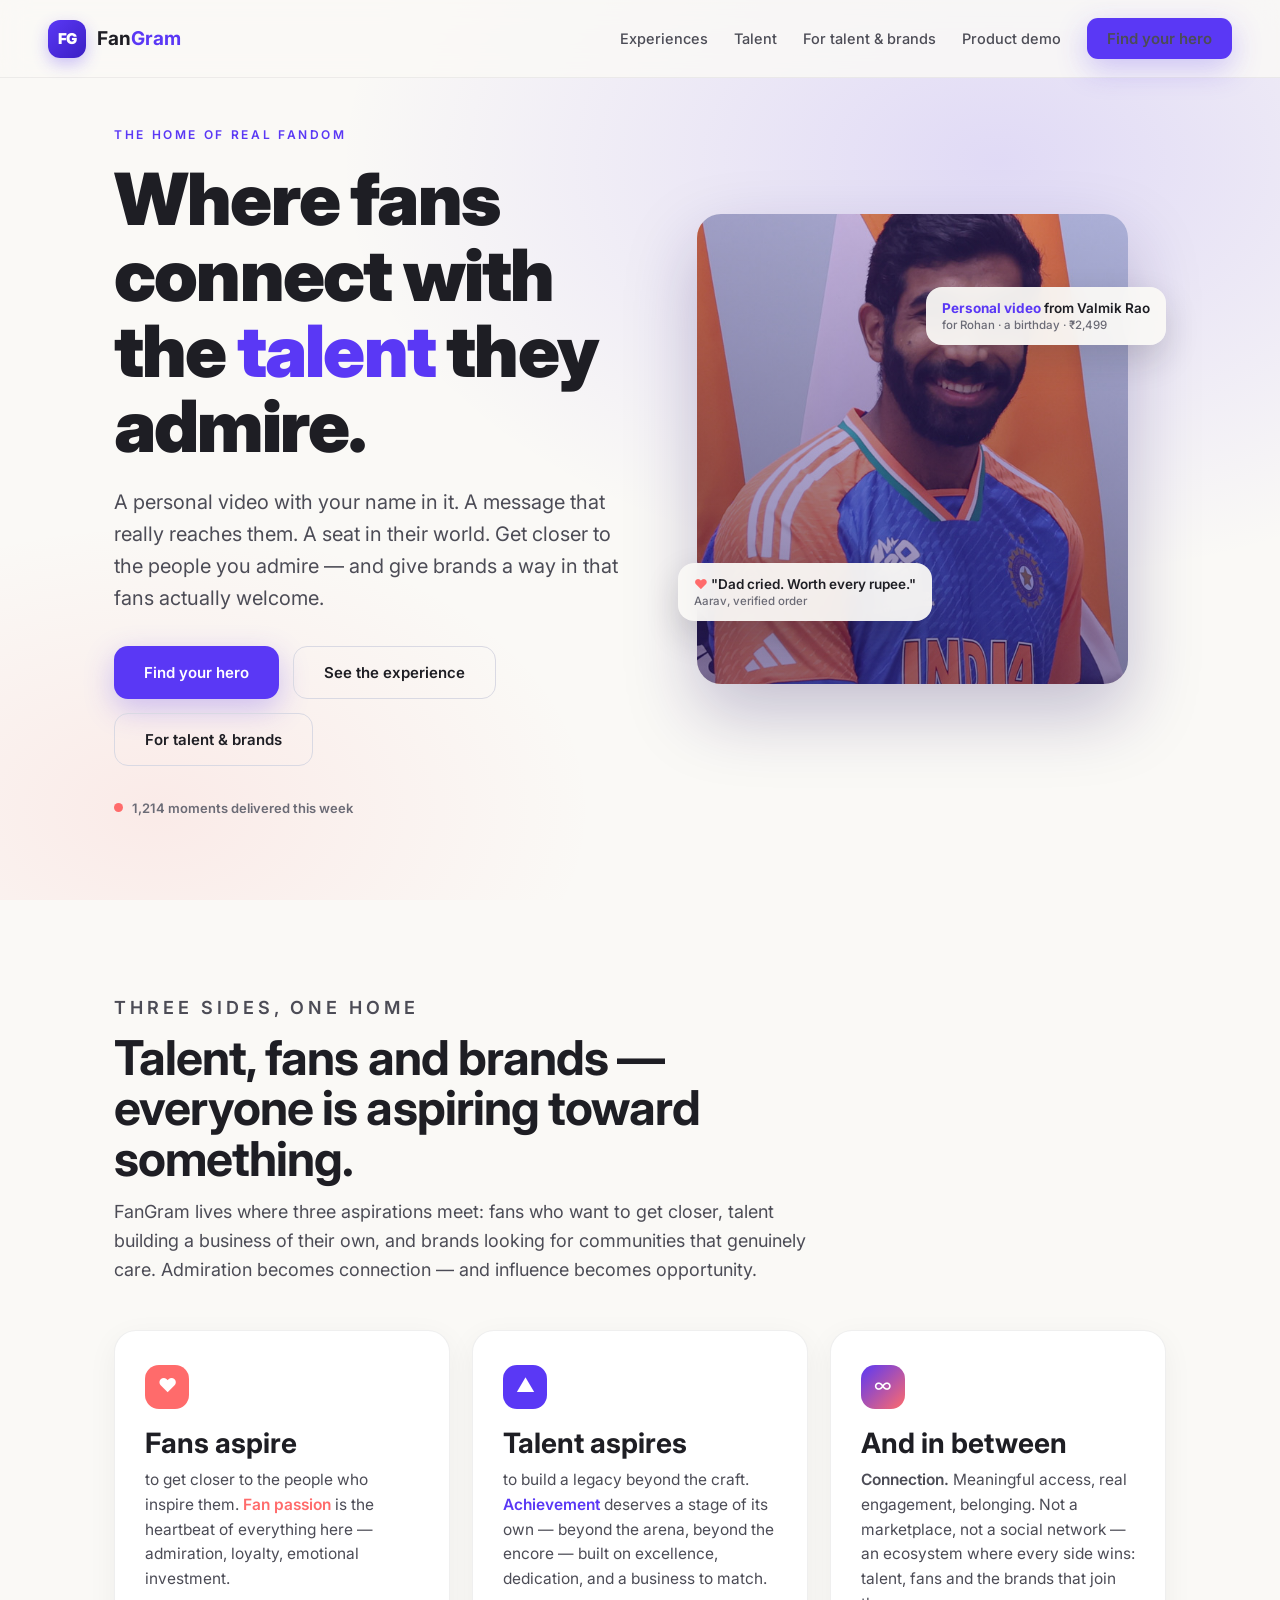
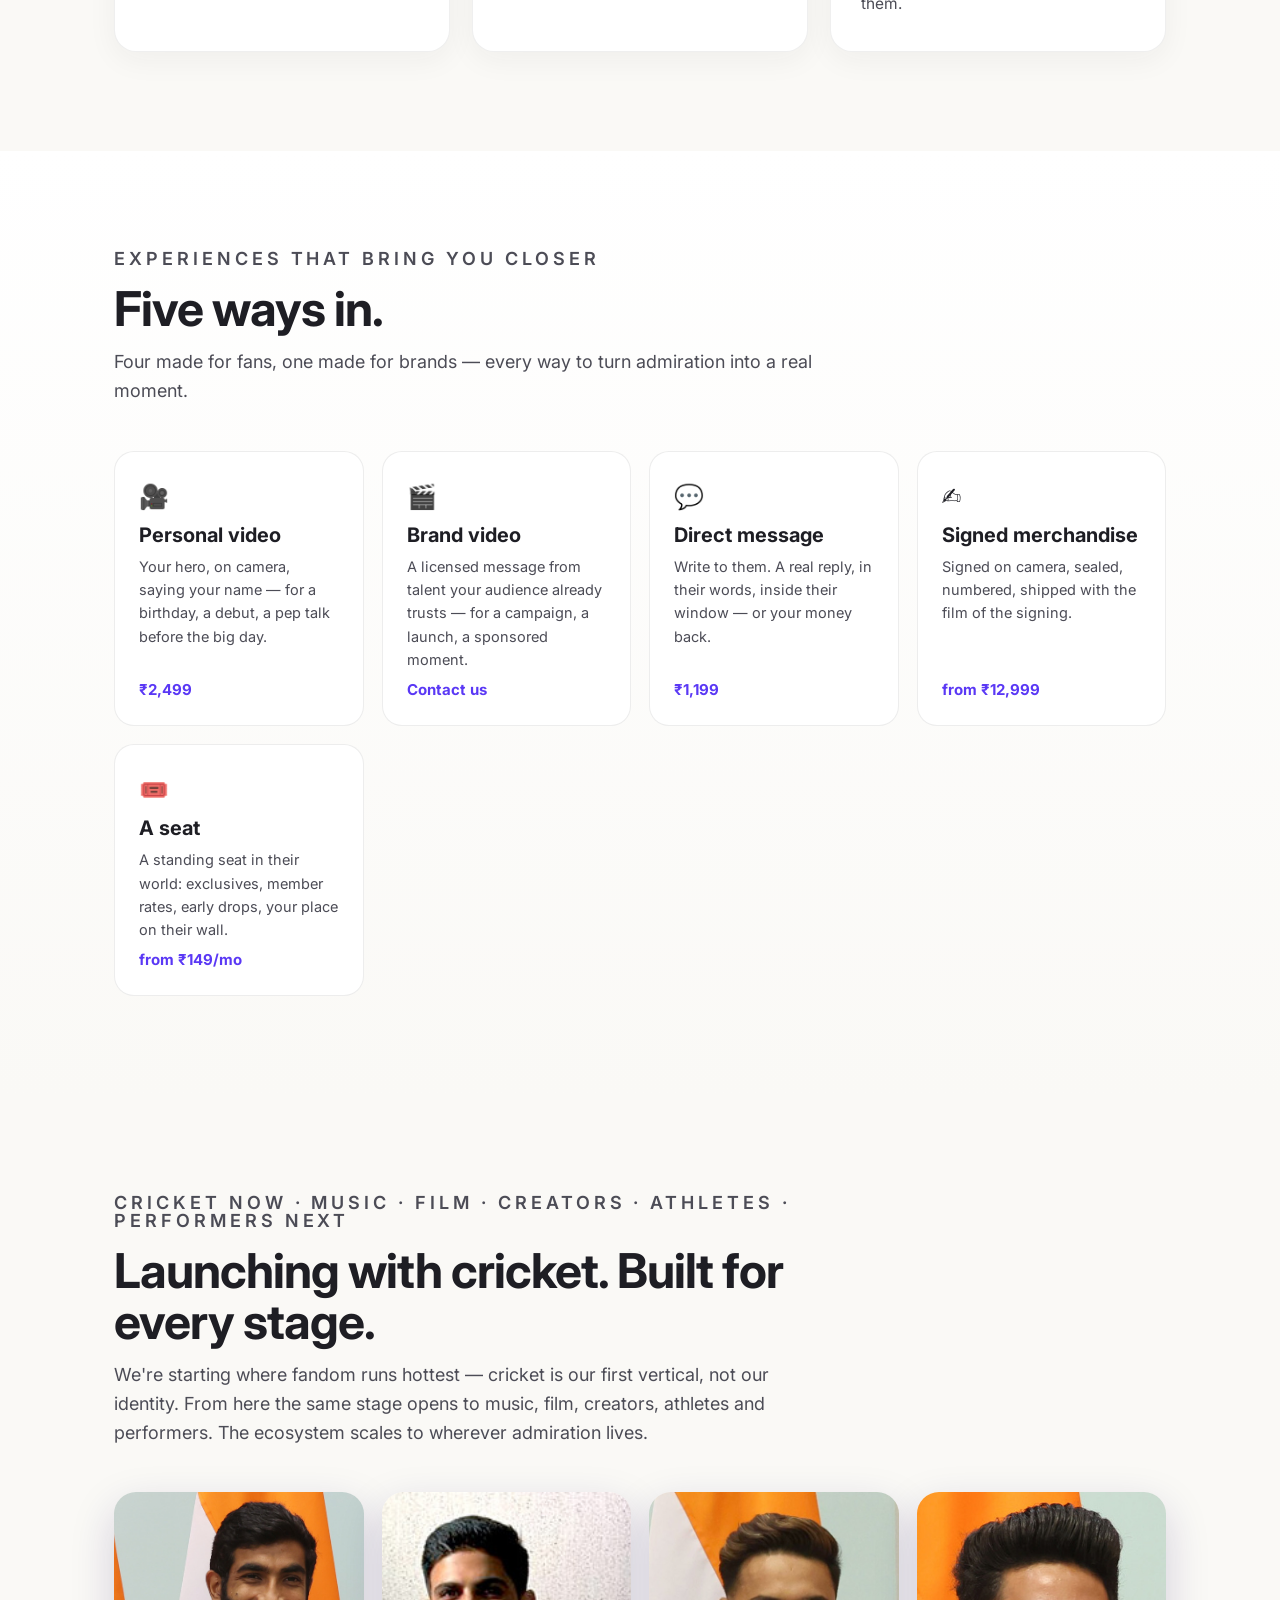
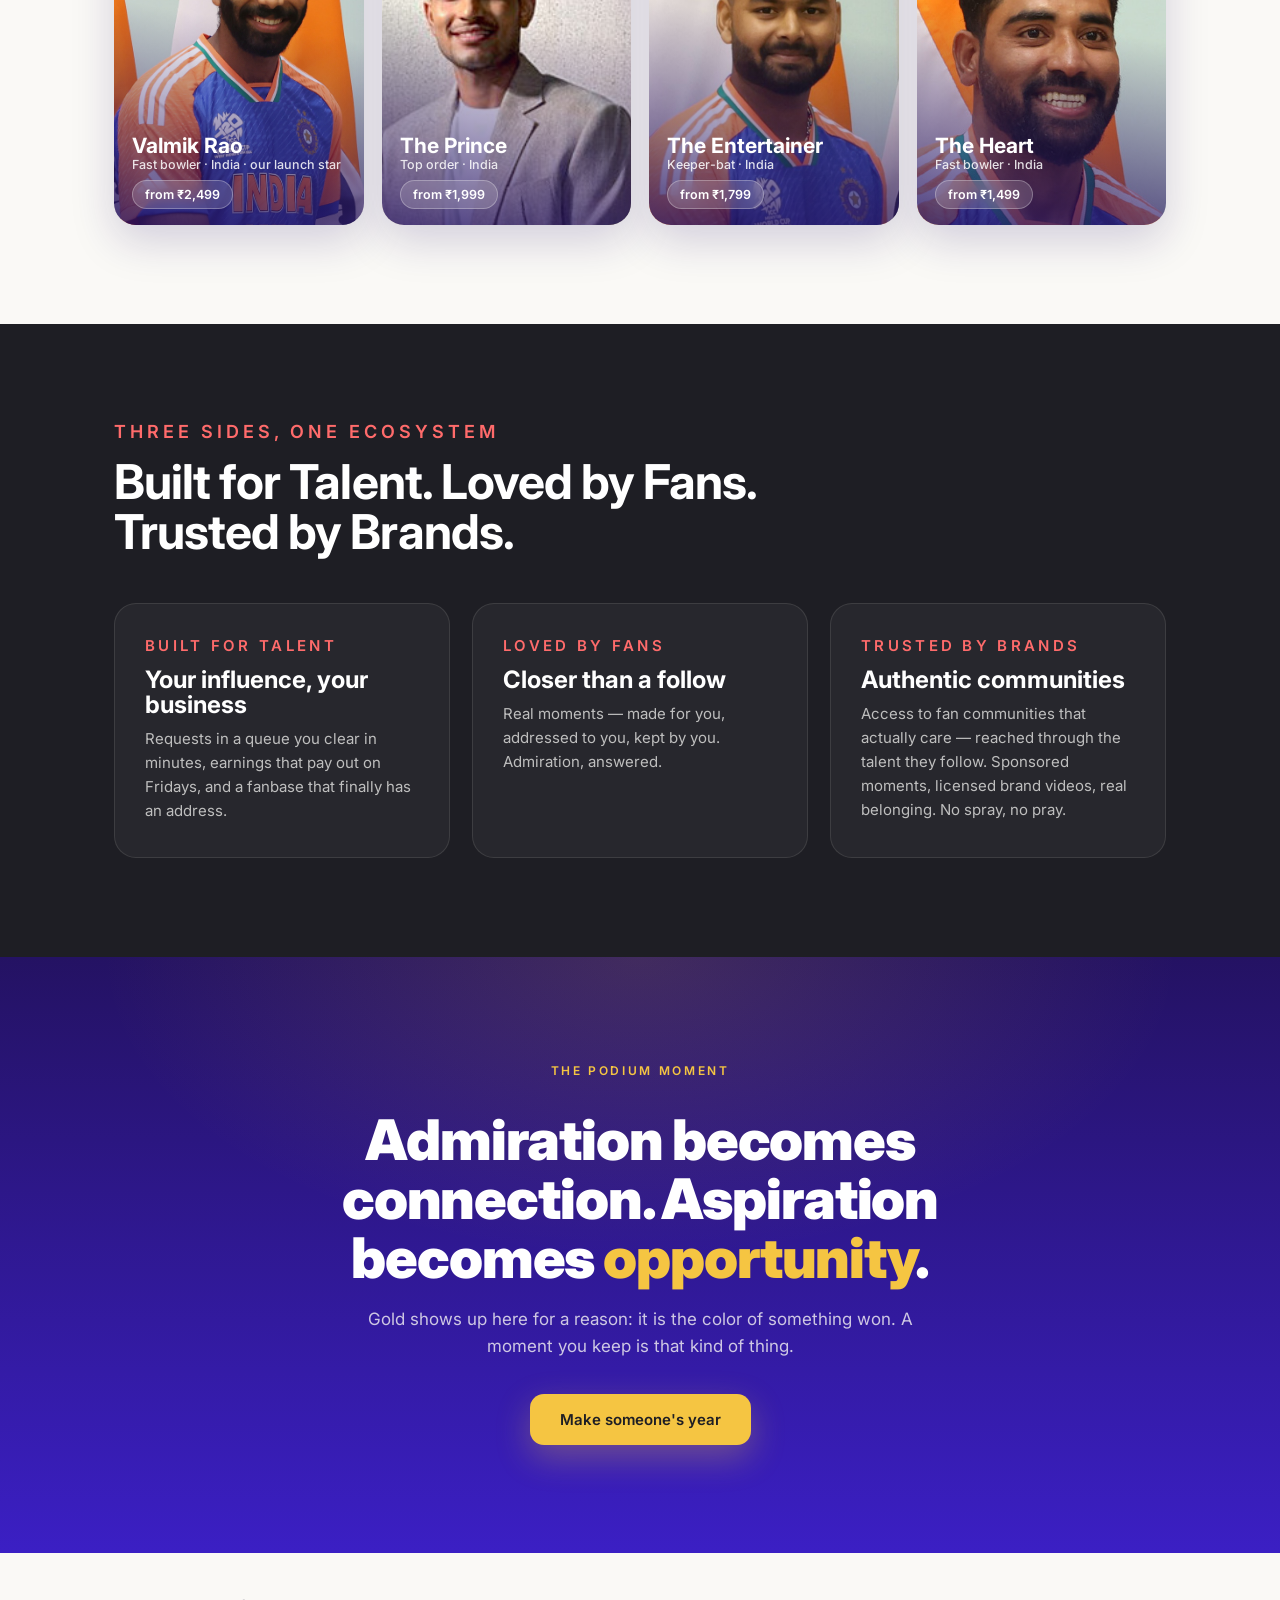
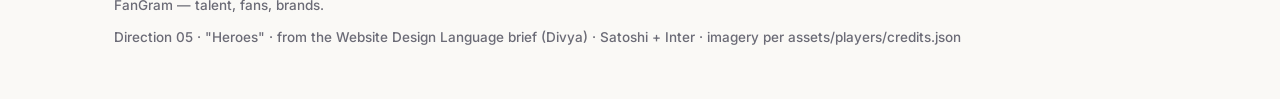
<file: heroes.html>
<!doctype html>
<html lang="en">
<head>
<meta charset="utf-8">
<meta http-equiv="Cache-Control" content="no-cache, no-store, must-revalidate"><meta http-equiv="Pragma" content="no-cache"><meta http-equiv="Expires" content="0">
<meta name="viewport" content="width=device-width, initial-scale=1">
<title>FanGram — Where Fans Connect with the Talent They Admire</title>
<!-- Direction 05 · "Heroes" — Divya's Website Design Language brief, executed.
     Emotion first: the feel of "get closer to the people you admire" before any
     feature. Purple = premium access & achievement (podium, not jersey).
     Coral = the heartbeat. Gold appears ONLY when something is won. -->
<link rel="preconnect" href="https://fonts.googleapis.com">
<link href="https://api.fontshare.com/v2/css?f[]=satoshi@500,700,900&display=swap" rel="stylesheet">
<link href="https://fonts.googleapis.com/css2?family=Inter:wght@400;500;600;700&display=swap" rel="stylesheet">
<style>
  :root{
    --purple:#5A38F5; --purple-deep:#3B1FC4; --purple-ink:#241263;
    --coral:#FF6B6B; --gold:#F5C542;
    --charcoal:#1E1E24; --offwhite:#FAF9F6; --grey:#D9D9E3;
    --sans:'Satoshi','Inter',system-ui,sans-serif; --ui:'Inter',system-ui,sans-serif;
  }
  *{box-sizing:border-box;margin:0;padding:0}
  html{scroll-behavior:smooth}
  body{background:var(--offwhite);color:var(--charcoal);font-family:var(--ui);font-size:17px;line-height:1.6;-webkit-font-smoothing:antialiased}
  h1,h2,h3{font-family:var(--sans);line-height:1.05}
  img{max-width:100%;display:block}
  .wrap{max-width:1180px;margin:0 auto;padding:0 clamp(20px,5vw,64px)}
  .eyebrow{font:600 12px/1 var(--ui);letter-spacing:.22em;text-transform:uppercase;color:var(--purple)}
  .btn{display:inline-flex;align-items:center;gap:10px;font:600 15px var(--ui);padding:16px 30px;border-radius:14px;border:0;cursor:pointer;text-decoration:none;transition:transform .25s,box-shadow .25s}
  .btn:hover{transform:translateY(-2px)}
  .btn-primary{background:var(--purple);color:#fff;box-shadow:0 10px 30px rgba(90,56,245,.28)}
  .btn-primary:hover{box-shadow:0 16px 40px rgba(90,56,245,.36)}
  .btn-ghost{background:transparent;color:var(--charcoal);border:1.5px solid var(--grey)}
  .btn-ghost:hover{border-color:var(--purple);color:var(--purple)}

  /* nav */
  nav{position:fixed;inset:0 0 auto;z-index:50;display:flex;align-items:center;justify-content:space-between;padding:18px clamp(20px,4vw,48px);background:rgba(250,249,246,.82);backdrop-filter:blur(14px);border-bottom:1px solid rgba(30,30,36,.06)}
  .fg{display:flex;align-items:center;gap:11px;text-decoration:none;color:var(--charcoal)}
  .fg-mark{width:38px;height:38px;border-radius:12px;background:linear-gradient(135deg,var(--purple),var(--purple-deep));display:grid;place-items:center;color:#fff;font:900 15px var(--sans);letter-spacing:-.06em;box-shadow:0 6px 16px rgba(90,56,245,.3)}
  .fg-name{font:700 19px var(--sans)}
  .fg-name em{font-style:normal;color:var(--purple)}
  .nav-links{display:flex;gap:26px;align-items:center;font:500 14.5px var(--ui)}
  .nav-links a{color:#4c4c56;text-decoration:none}
  .nav-links a:hover{color:var(--purple)}
  .nav-links .btn{padding:11px 20px;border-radius:11px}
  @media(max-width:760px){.nav-links a:not(.btn){display:none}}

  /* hero — the podium feeling */
  .hero{position:relative;min-height:100svh;display:flex;align-items:center;overflow:hidden;background:
    radial-gradient(1100px 700px at 78% 18%,rgba(90,56,245,.16),transparent 60%),
    radial-gradient(800px 520px at 12% 90%,rgba(255,107,107,.10),transparent 55%),
    var(--offwhite)}
  .hero .wrap{display:grid;grid-template-columns:minmax(0,1.05fr) minmax(0,.95fr);gap:clamp(28px,5vw,72px);align-items:center;padding-top:110px;padding-bottom:60px}
  @media(max-width:900px){.hero .wrap{grid-template-columns:1fr}}
  .hero h1{font-weight:900;font-size:clamp(44px,6.4vw,72px);letter-spacing:-.025em;margin:20px 0 22px}
  .hero h1 .amp{color:var(--purple)}
  .hero p.lede{font-size:clamp(17px,1.6vw,20px);color:#4c4c56;max-width:34rem;margin-bottom:32px}
  .hero-ctas{display:flex;gap:14px;flex-wrap:wrap}
  .pulse{display:inline-flex;align-items:center;gap:9px;font:600 13px var(--ui);color:#6b6b76;margin-top:34px}
  .pulse i{width:9px;height:9px;border-radius:50%;background:var(--coral);animation:beat 1.6s ease-in-out infinite}
  @keyframes beat{0%,100%{transform:scale(1);opacity:1}50%{transform:scale(1.7);opacity:.55}}
  @media(prefers-reduced-motion:reduce){.pulse i{animation:none}}
  .hero-visual{position:relative;height:clamp(420px,58vh,620px)}
  .hv-card{position:absolute;border-radius:24px;overflow:hidden;box-shadow:0 30px 70px rgba(36,18,99,.25)}
  .hv-card img{width:100%;height:100%;object-fit:cover}
  .hv-card::after{content:'';position:absolute;inset:0;background:linear-gradient(200deg,rgba(90,56,245,.22),rgba(36,18,99,.5) 85%)}
  .hv-main{inset:0 8% 10% 0}
  .hv-chip{position:absolute;z-index:2;background:rgba(250,249,246,.94);backdrop-filter:blur(10px);border-radius:16px;padding:13px 16px;box-shadow:0 14px 34px rgba(30,30,36,.16);font:600 13.5px var(--ui)}
  .hv-chip small{display:block;font:500 11.5px var(--ui);color:#6b6b76;margin-top:2px}
  .hv-c1{right:0;top:14%}
  .hv-c2{left:-4%;bottom:22%}
  .hv-c1 b{color:var(--purple)} .hv-c2 b{color:var(--coral)}

  /* the three aspirations — her Brand Essence triad, color-mapped */
  .sec{padding:clamp(72px,11vh,130px) 0}
  .sec-head{max-width:720px;margin-bottom:clamp(36px,5vh,56px)}
  .sec-head h2{font-weight:700;font-size:clamp(32px,4vw,48px);letter-spacing:-.02em;margin:16px 0 14px}
  .sec-head p{color:#4c4c56;font-size:18px}
  .triad{display:grid;grid-template-columns:repeat(3,1fr);gap:22px}
  @media(max-width:900px){.triad{grid-template-columns:1fr}}
  .tri{border-radius:22px;padding:34px 30px;background:#fff;border:1px solid rgba(30,30,36,.07);box-shadow:0 8px 30px rgba(30,30,36,.05);transition:transform .3s}
  .tri:hover{transform:translateY(-5px)}
  .tri .dot{width:44px;height:44px;border-radius:14px;display:grid;place-items:center;font-size:19px;margin-bottom:20px;color:#fff}
  .tri h3{font-weight:700;font-size:clamp(22px,2.2vw,28px);margin-bottom:10px}
  .tri p{color:#4c4c56;font-size:15.5px}
  .tri-talent .dot{background:var(--purple)}
  .tri-fan .dot{background:var(--coral)}
  .tri-connect .dot{background:linear-gradient(135deg,var(--purple),var(--coral))}
  .tri b{font-weight:600}
  .tri-talent b{color:var(--purple)} .tri-fan b{color:var(--coral)}

  /* experiences — Cameo accessibility */
  .xp{background:linear-gradient(180deg,#fff, var(--offwhite))}
  .xps{display:grid;grid-template-columns:repeat(4,1fr);gap:18px}
  @media(max-width:1000px){.xps{grid-template-columns:repeat(2,1fr)}}
  @media(max-width:560px){.xps{grid-template-columns:1fr}}
  .xp-card{border-radius:20px;background:#fff;border:1px solid rgba(30,30,36,.08);padding:26px 24px;display:flex;flex-direction:column;gap:9px;transition:transform .3s,border-color .3s}
  .xp-card:hover{transform:translateY(-4px);border-color:rgba(90,56,245,.4)}
  .xp-card .ic{font-size:24px}
  .xp-card h3{font-weight:700;font-size:20px}
  .xp-card p{color:#4c4c56;font-size:14.5px;flex:1}
  .xp-card .price{font:700 15px var(--sans);color:var(--purple)}

  /* talent rail */
  .rail{display:grid;grid-template-columns:repeat(4,1fr);gap:18px}
  @media(max-width:1000px){.rail{grid-template-columns:repeat(2,1fr)}}
  .tcard{position:relative;border-radius:22px;overflow:hidden;aspect-ratio:3/4;box-shadow:0 16px 44px rgba(36,18,99,.18);transition:transform .3s}
  .tcard:hover{transform:translateY(-6px)}
  .tcard img{width:100%;height:100%;object-fit:cover}
  .tcard::after{content:'';position:absolute;inset:0;background:linear-gradient(190deg,transparent 40%,rgba(36,18,99,.82))}
  .tinfo{position:absolute;z-index:2;left:18px;right:18px;bottom:16px;color:#fff}
  .tinfo h3{font-weight:700;font-size:21px}
  .tinfo p{font:500 12.5px var(--ui);color:rgba(255,255,255,.85)}
  .tinfo .from{margin-top:8px;display:inline-block;background:rgba(250,249,246,.16);backdrop-filter:blur(8px);border:1px solid rgba(255,255,255,.28);padding:6px 12px;border-radius:100px;font:600 12.5px var(--ui)}

  /* the triptych — corporate positioning */
  .trip{background:var(--charcoal);color:var(--offwhite)}
  .trip .sec-head h2{color:#fff}
  .trip .sec-head p{color:rgba(250,249,246,.72)}
  .trip3{display:grid;grid-template-columns:repeat(3,1fr);gap:22px}
  @media(max-width:900px){.trip3{grid-template-columns:1fr}}
  .trip-p{border-radius:22px;padding:34px 30px;background:rgba(250,249,246,.045);border:1px solid rgba(250,249,246,.1)}
  .trip-p .eyebrow{color:var(--coral)}
  .trip-p h3{font-weight:700;font-size:24px;color:#fff;margin:14px 0 10px}
  .trip-p p{color:rgba(250,249,246,.72);font-size:15px}

  /* the gold moment — victory only */
  .win{position:relative;overflow:hidden;background:
    radial-gradient(900px 500px at 50% 0%,rgba(245,197,66,.14),transparent 60%),
    linear-gradient(180deg,var(--purple-ink),var(--purple-deep))}
  .win .wrap{text-align:center;padding-top:clamp(80px,12vh,140px);padding-bottom:clamp(80px,12vh,140px)}
  .win .eyebrow{color:var(--gold)}
  .win h2{color:#fff;font-weight:900;font-size:clamp(34px,4.6vw,56px);letter-spacing:-.02em;max-width:22ch;margin:18px auto 18px}
  .win h2 em{font-style:normal;color:var(--gold)}
  .win p{color:rgba(250,249,246,.78);max-width:52ch;margin:0 auto 34px}
  .win .btn-primary{background:var(--gold);color:var(--charcoal);box-shadow:0 12px 34px rgba(245,197,66,.3)}

  footer{padding:44px 0 54px;color:#6b6b76;font:500 13.5px var(--ui)}
  footer .wrap{display:flex;justify-content:space-between;gap:16px;flex-wrap:wrap;align-items:center}

  /* reveal */
  .rv{opacity:0;transform:translateY(26px);transition:opacity .8s ease,transform .8s ease}
  .rv.in{opacity:1;transform:none}
  @media(prefers-reduced-motion:reduce){.rv{opacity:1;transform:none;transition:none}}
</style>
</head>
<body>

<nav>
  <a class="fg" href="index.html" title="Back to directions">
    <span class="fg-mark">FG</span>
    <span class="fg-name">Fan<em>Gram</em></span>
  </a>
  <div class="nav-links">
    <a href="#experiences">Experiences</a>
    <a href="#talent">Talent</a>
    <a href="#three-sides">For talent &amp; brands</a>
    <a class="fgwt-open" href="#">Product demo</a>
    <a class="btn btn-primary" href="#talent">Find your hero</a>
  </div>
</nav>

<header class="hero">
  <div class="wrap">
    <div>
      <p class="eyebrow rv">The home of real fandom</p>
      <h1 class="rv">Where fans connect with the <span class="amp">talent</span> they admire.</h1>
      <p class="lede rv">A personal video with your name in it. A message that really reaches them. A seat in their world. Get closer to the people you admire — and give brands a way in that fans actually welcome.</p>
      <div class="hero-ctas rv">
        <a class="btn btn-primary" href="#talent">Find your hero</a>
        <a class="btn btn-ghost fgwt-open" href="#">See the experience</a>
        <a class="btn btn-ghost" href="#three-sides">For talent &amp; brands</a>
      </div>
      <p class="pulse rv"><i></i> 1,214 moments delivered this week</p>
    </div>
    <div class="hero-visual rv">
      <div class="hv-card hv-main"><img src="assets/players/bumrah.jpg" alt="A fast bowler mid-celebration"></div>
      <div class="hv-chip hv-c1"><b>Personal video</b> from Valmik Rao<small>for Rohan · a birthday · ₹2,499</small></div>
      <div class="hv-chip hv-c2"><b>♥</b> "Dad cried. Worth every rupee."<small>Aarav, verified order</small></div>
    </div>
  </div>
</header>

<section class="sec">
  <div class="wrap">
    <div class="sec-head rv">
      <p class="eyebrow">Three sides, one home</p>
      <h2>Talent, fans and brands — everyone is aspiring toward something.</h2>
      <p>FanGram lives where three aspirations meet: fans who want to get closer, talent building a business of their own, and brands looking for communities that genuinely care. Admiration becomes connection — and influence becomes opportunity.</p>
    </div>
    <div class="triad">
      <div class="tri tri-fan rv">
        <div class="dot">♥</div>
        <h3>Fans aspire</h3>
        <p>to get closer to the people who inspire them. <b>Fan passion</b> is the heartbeat of everything here — admiration, loyalty, emotional investment.</p>
      </div>
      <div class="tri tri-talent rv">
        <div class="dot">▲</div>
        <h3>Talent aspires</h3>
        <p>to build a legacy beyond the craft. <b>Achievement</b> deserves a stage of its own — beyond the arena, beyond the encore — built on excellence, dedication, and a business to match.</p>
      </div>
      <div class="tri tri-connect rv">
        <div class="dot">∞</div>
        <h3>And in between</h3>
        <p><b>Connection.</b> Meaningful access, real engagement, belonging. Not a marketplace, not a social network — an ecosystem where every side wins: talent, fans and the brands that join them.</p>
      </div>
    </div>
  </div>
</section>

<section class="sec xp" id="experiences">
  <div class="wrap">
    <div class="sec-head rv">
      <p class="eyebrow">Experiences that bring you closer</p>
      <h2>Five ways in.</h2>
      <p>Four made for fans, one made for brands — every way to turn admiration into a real moment.</p>
    </div>
    <div class="xps">
      <div class="xp-card rv"><span class="ic">🎥</span><h3>Personal video</h3><p>Your hero, on camera, saying your name — for a birthday, a debut, a pep talk before the big day.</p><span class="price">₹2,499</span></div>
      <div class="xp-card rv"><span class="ic">🎬</span><h3>Brand video</h3><p>A licensed message from talent your audience already trusts — for a campaign, a launch, a sponsored moment.</p><span class="price">Contact us</span></div>
      <div class="xp-card rv"><span class="ic">💬</span><h3>Direct message</h3><p>Write to them. A real reply, in their words, inside their window — or your money back.</p><span class="price">₹1,199</span></div>
      <div class="xp-card rv"><span class="ic">✍️</span><h3>Signed merchandise</h3><p>Signed on camera, sealed, numbered, shipped with the film of the signing.</p><span class="price">from ₹12,999</span></div>
      <div class="xp-card rv"><span class="ic">🎟️</span><h3>A seat</h3><p>A standing seat in their world: exclusives, member rates, early drops, your place on their wall.</p><span class="price">from ₹149/mo</span></div>
    </div>
  </div>
</section>

<section class="sec" id="talent">
  <div class="wrap">
    <div class="sec-head rv">
      <p class="eyebrow">Cricket now · Music · Film · Creators · Athletes · Performers next</p>
      <h2>Launching with cricket. Built for every stage.</h2>
      <p>We're starting where fandom runs hottest — cricket is our first vertical, not our identity. From here the same stage opens to music, film, creators, athletes and performers. The ecosystem scales to wherever admiration lives.</p>
    </div>
    <div class="rail">
      <a class="tcard rv" href="#"><img src="assets/players/bumrah.jpg" alt=""><div class="tinfo"><h3>Valmik Rao</h3><p>Fast bowler · India · our launch star</p><span class="from">from ₹2,499</span></div></a>
      <a class="tcard rv" href="#"><img src="assets/players/gill.jpg" alt=""><div class="tinfo"><h3>The Prince</h3><p>Top order · India</p><span class="from">from ₹1,999</span></div></a>
      <a class="tcard rv" href="#"><img src="assets/players/pant.jpg" alt=""><div class="tinfo"><h3>The Entertainer</h3><p>Keeper-bat · India</p><span class="from">from ₹1,799</span></div></a>
      <a class="tcard rv" href="#"><img src="assets/players/siraj.jpg" alt=""><div class="tinfo"><h3>The Heart</h3><p>Fast bowler · India</p><span class="from">from ₹1,499</span></div></a>
    </div>
  </div>
</section>

<section class="sec trip" id="three-sides">
  <div class="wrap">
    <div class="sec-head rv">
      <p class="eyebrow" style="color:var(--coral)">Three sides, one ecosystem</p>
      <h2>Built for Talent. Loved by Fans. Trusted by Brands.</h2>
    </div>
    <div class="trip3">
      <div class="trip-p rv"><p class="eyebrow">Built for talent</p><h3>Your influence, your business</h3><p>Requests in a queue you clear in minutes, earnings that pay out on Fridays, and a fanbase that finally has an address.</p></div>
      <div class="trip-p rv"><p class="eyebrow">Loved by fans</p><h3>Closer than a follow</h3><p>Real moments — made for you, addressed to you, kept by you. Admiration, answered.</p></div>
      <div class="trip-p rv"><p class="eyebrow">Trusted by brands</p><h3>Authentic communities</h3><p>Access to fan communities that actually care — reached through the talent they follow. Sponsored moments, licensed brand videos, real belonging. No spray, no pray.</p></div>
    </div>
  </div>
</section>

<section class="win">
  <div class="wrap">
    <p class="eyebrow rv">The podium moment</p>
    <h2 class="rv">Admiration becomes connection. Aspiration becomes <em>opportunity</em>.</h2>
    <p class="rv">Gold shows up here for a reason: it is the color of something won. A moment you keep is that kind of thing.</p>
    <a class="btn btn-primary rv" href="#talent">Make someone's year</a>
  </div>
</section>

<footer>
  <div class="wrap">
    <span>FanGram — talent, fans, brands.</span>
    <span>Direction 05 · "Heroes" · from the Website Design Language brief (Divya) · Satoshi + Inter · imagery per assets/players/credits.json</span>
  </div>
</footer>

<script>
  const io = new IntersectionObserver((es) => es.forEach(e => { if (e.isIntersecting) { e.target.classList.add('in'); io.unobserve(e.target) } }), { threshold: 0.12 })
  document.querySelectorAll('.rv').forEach(el => io.observe(el))
</script>

<!-- ============================================================
     FANGRAM PRODUCT DEMO v2 — themeable, self-contained, INTERACTIVE.
     Paste before </body>. Namespaced (#fgwt, .fgwt-*, IIFE). Theme it
     by editing ONLY the THEME OVERRIDES vars in #fgwt{}. Any element with
     class="fgwt-open" opens it. Real state: forms validate, orders flow
     from checkout → tracking → dashboard, the talent queue mutates,
     recording is a state machine. Keyboard + a11y + mobile included.
     ============================================================ -->
<style>
#fgwt{
  /* ===== THEME OVERRIDES — set to the direction's tokens ===== */
  --fgwt-ground: #241263; --fgwt-bg: #FAF9F6; --fgwt-surface: #FFFFFF; --fgwt-surface2: #F1EFFA;
  --fgwt-ink: #1E1E24; --fgwt-mut: #4C4C56; --fgwt-faint: #6B6B76;
  --fgwt-accent: #5A38F5; --fgwt-accent-ink: #FFFFFF; --fgwt-good: #1E9E6A;
  --fgwt-line: rgba(30,30,36,.12); --fgwt-radius: 14px;
  --fgwt-font: 'Inter',system-ui,sans-serif; --fgwt-display: 'Satoshi','Inter',system-ui,sans-serif;
  /* ============================================================ */
  position:fixed; inset:0; z-index:2147483000; display:none; font-family:var(--fgwt-font); color:var(--fgwt-ink);
}
#fgwt.on{ display:block; }
#fgwt *{ box-sizing:border-box; }
.fgwt-scrim{ z-index:0; position:absolute; inset:0; background:color-mix(in srgb, var(--fgwt-ground) 82%, transparent); }
.fgwt-modal{ z-index:2; pointer-events:auto; position:relative; max-width:1080px; margin:3vh auto; height:94vh; background:var(--fgwt-bg);
  border:1px solid var(--fgwt-line); border-radius:calc(var(--fgwt-radius) + 6px); overflow:hidden; display:flex; flex-direction:column; box-shadow:0 40px 120px rgba(0,0,0,.5); }
@media(max-width:560px){ .fgwt-modal{ margin:0; height:100vh; height:100dvh; border-radius:0; } }
.fgwt-head{ display:flex; align-items:flex-start; justify-content:space-between; gap:16px; padding:20px 24px 12px; }
.fgwt-eyebrow{ font-size:11px; letter-spacing:.22em; text-transform:uppercase; color:var(--fgwt-accent); font-weight:700; }
.fgwt-title{ font-family:var(--fgwt-display); font-size:clamp(19px,2.4vw,27px); line-height:1.1; margin-top:7px; }
.fgwt-x{ flex:none; background:var(--fgwt-surface); color:var(--fgwt-mut); border:1px solid var(--fgwt-line); border-radius:999px; width:40px; height:40px; font-size:16px; cursor:pointer; }
.fgwt-x:hover{ color:var(--fgwt-ink); }
.fgwt-x:focus-visible,.fgwt-tab:focus-visible,.fgwt-step:focus-visible,.fgwt-btn:focus-visible,.fgwt-mini:focus-visible,.fgwt-row-btn:focus-visible,.fgwt-nav-b:focus-visible,.fgwt-field:focus-visible,.fgwt-seg:focus-visible{ outline:2px solid var(--fgwt-accent); outline-offset:2px; }
.fgwt-tabs{ display:flex; gap:8px; flex-wrap:wrap; padding:0 24px 12px; border-bottom:1px solid var(--fgwt-line); }
.fgwt-tab{ font:600 12px/1 var(--fgwt-font); letter-spacing:.04em; text-transform:uppercase; padding:11px 17px; border:1px solid var(--fgwt-line); border-radius:999px; background:transparent; color:var(--fgwt-mut); cursor:pointer; }
.fgwt-tab.on{ background:var(--fgwt-ink); color:var(--fgwt-bg); border-color:var(--fgwt-ink); }
.fgwt-body{ flex:1; overflow-y:auto; padding:20px 24px 26px; -webkit-overflow-scrolling:touch; }
.fgwt-steps{ display:flex; gap:8px; flex-wrap:wrap; margin-bottom:18px; }
.fgwt-step{ display:inline-flex; align-items:center; gap:8px; font:600 12px var(--fgwt-font); padding:8px 14px; border:1px solid var(--fgwt-line); border-radius:999px; background:var(--fgwt-surface); color:var(--fgwt-mut); cursor:pointer; }
.fgwt-step.on{ border-color:var(--fgwt-accent); color:var(--fgwt-accent); }
.fgwt-step.done i{ color:var(--fgwt-good); }
.fgwt-step i{ font-style:normal; opacity:.7; font-size:11px; }
.fgwt-split{ display:grid; grid-template-columns:1fr 348px; gap:clamp(20px,4vw,48px); align-items:start; }
@media(max-width:820px){ .fgwt-split{ grid-template-columns:1fr; } .fgwt-phone{ margin:0 auto; } }
.fgwt-copy h3{ font-family:var(--fgwt-display); font-size:clamp(20px,2.3vw,27px); line-height:1.12; margin-bottom:12px; }
.fgwt-copy p{ color:var(--fgwt-mut); font-size:15px; line-height:1.6; margin-bottom:12px; max-width:52ch; }
.fgwt-note{ font-size:12.5px; color:var(--fgwt-faint); }
.fgwt-nav{ display:flex; align-items:center; gap:10px; margin-top:18px; }
.fgwt-nav-b{ font:600 12.5px var(--fgwt-font); padding:9px 15px; border:1px solid var(--fgwt-line); border-radius:999px; background:transparent; color:var(--fgwt-ink); cursor:pointer; }
.fgwt-nav-b[disabled]{ opacity:.35; cursor:default; }
.fgwt-dots{ display:flex; gap:6px; margin-left:4px; }
.fgwt-dots i{ width:7px; height:7px; border-radius:50%; background:var(--fgwt-line); }
.fgwt-dots i.on{ background:var(--fgwt-accent); }
/* screen */
.fgwt-phone{ width:348px; max-width:100%; }
.fgwt-screen{ background:var(--fgwt-surface); border:1px solid var(--fgwt-line); border-radius:calc(var(--fgwt-radius) + 8px); overflow:hidden; min-height:470px; padding:16px; display:flex; flex-direction:column; gap:8px; }
.fgwt-cap{ font-size:11px; letter-spacing:.1em; text-transform:uppercase; color:var(--fgwt-faint); }
.fgwt-row{ display:flex; justify-content:space-between; gap:10px; align-items:center; padding:11px 4px; border-bottom:1px solid var(--fgwt-line); font-size:13.5px; }
.fgwt-row:last-child{ border-bottom:0; }
.fgwt-row b{ font-weight:700; }
.fgwt-row-btn{ display:flex; justify-content:space-between; gap:10px; align-items:center; width:100%; padding:12px 4px; border:0; border-bottom:1px solid var(--fgwt-line); background:transparent; color:var(--fgwt-ink); font:inherit; font-size:13.5px; text-align:left; cursor:pointer; }
.fgwt-row-btn:hover{ background:var(--fgwt-surface2); }
.fgwt-row-btn .fgwt-go{ font:700 11px var(--fgwt-font); text-transform:uppercase; letter-spacing:.05em; color:var(--fgwt-accent); white-space:nowrap; }
.fgwt-hdr{ font-size:12px; letter-spacing:.1em; text-transform:uppercase; color:var(--fgwt-faint); margin-top:12px; padding-bottom:4px; border-bottom:1px solid var(--fgwt-line); }
.fgwt-btn{ margin-top:auto; background:var(--fgwt-accent); color:var(--fgwt-accent-ink); border:0; border-radius:var(--fgwt-radius); padding:14px; font:700 14px var(--fgwt-font); cursor:pointer; }
.fgwt-btn[disabled]{ opacity:.45; cursor:default; }
.fgwt-tiles{ display:flex; gap:8px; margin:2px 0 4px; }
.fgwt-tile{ flex:1; border:1px solid var(--fgwt-line); border-radius:12px; padding:9px 11px; background:var(--fgwt-surface2); }
.fgwt-tile b{ font-size:16px; font-weight:800; display:block; }
.fgwt-field{ width:100%; background:var(--fgwt-surface2); border:1px solid var(--fgwt-line); border-radius:10px; color:var(--fgwt-ink); font:inherit; font-size:13.5px; padding:10px 11px; }
.fgwt-field::placeholder{ color:var(--fgwt-faint); }
.fgwt-lab{ font-size:11.5px; color:var(--fgwt-faint); letter-spacing:.06em; text-transform:uppercase; margin:8px 0 4px; display:flex; justify-content:space-between; }
.fgwt-segs{ display:flex; gap:6px; flex-wrap:wrap; }
.fgwt-seg{ font:600 12px var(--fgwt-font); padding:8px 12px; border:1px solid var(--fgwt-line); border-radius:999px; background:transparent; color:var(--fgwt-mut); cursor:pointer; }
.fgwt-seg.on{ border-color:var(--fgwt-accent); color:var(--fgwt-accent); background:color-mix(in srgb,var(--fgwt-accent) 10%,transparent); }
.fgwt-mini{ font:700 11px var(--fgwt-font); text-transform:uppercase; letter-spacing:.05em; padding:8px 13px; border-radius:999px; cursor:pointer; }
.fgwt-mini.solid{ background:var(--fgwt-accent); color:var(--fgwt-accent-ink); border:0; }
.fgwt-mini.ghost{ background:transparent; color:var(--fgwt-mut); border:1px solid var(--fgwt-line); }
.fgwt-actions{ display:flex; gap:8px; flex-wrap:wrap; margin-top:8px; }
.fgwt-tl{ list-style:none; margin:6px 0; padding:0; }
.fgwt-tl li{ position:relative; padding:9px 0 9px 24px; border-left:1px solid var(--fgwt-line); margin-left:6px; }
.fgwt-tl li::before{ content:''; position:absolute; left:-5px; top:15px; width:9px; height:9px; border-radius:50%; background:var(--fgwt-surface2); border:1px solid var(--fgwt-line); }
.fgwt-tl li.done::before{ background:var(--fgwt-good); border-color:var(--fgwt-good); }
.fgwt-tl li.now::before{ background:var(--fgwt-accent); border-color:var(--fgwt-accent); box-shadow:0 0 0 4px color-mix(in srgb,var(--fgwt-accent) 22%,transparent); }
.fgwt-tl b{ display:block; font-size:13px; } .fgwt-tl span{ font-size:11.5px; color:var(--fgwt-faint); }
.fgwt-play{ height:186px; border-radius:var(--fgwt-radius); background:var(--fgwt-surface2); display:grid; place-items:center; font-size:30px; color:var(--fgwt-ink); cursor:pointer; }
.fgwt-rec{ height:150px; border-radius:var(--fgwt-radius); background:var(--fgwt-surface2); display:grid; place-items:center; }
.fgwt-recdot{ width:60px; height:60px; border-radius:50%; border:2px solid var(--fgwt-accent); background:transparent; color:var(--fgwt-accent); font-size:26px; cursor:pointer; }
.fgwt-recdot.live{ background:var(--fgwt-accent); color:var(--fgwt-accent-ink); animation:fgwt-pulse 1s infinite; }
@keyframes fgwt-pulse{ 0%,100%{ transform:scale(1) } 50%{ transform:scale(.9) } }
.fgwt-good{ color:var(--fgwt-good); } .fgwt-hide{ display:none !important; }
.fgwt-center{ flex:1; display:flex; flex-direction:column; align-items:center; justify-content:center; gap:10px; text-align:center; }
.fgwt-tick{ width:52px; height:52px; border-radius:50%; background:var(--fgwt-good); color:#fff; display:grid; place-items:center; font-size:26px; }
.fgwt-toast{ position:absolute; left:50%; bottom:22px; transform:translateX(-50%); background:var(--fgwt-ink); color:var(--fgwt-bg); font:600 13px var(--fgwt-font); padding:11px 18px; border-radius:999px; box-shadow:0 12px 30px rgba(0,0,0,.35); opacity:0; transition:opacity .25s, transform .25s; pointer-events:none; z-index:5; }
.fgwt-toast.show{ opacity:1; transform:translateX(-50%) translateY(-4px); }
.fgwt-empty{ flex:1; display:flex; align-items:center; justify-content:center; text-align:center; color:var(--fgwt-faint); font-size:13.5px; padding:20px; }
@media(prefers-reduced-motion:reduce){ #fgwt *{ transition:none !important; animation:none !important; } }
</style>

<div id="fgwt" role="dialog" aria-modal="true" aria-label="FanGram product demo">
  <div class="fgwt-scrim" data-act="close"></div>
  <div class="fgwt-modal">
    <div class="fgwt-head">
      <div>
        <p class="fgwt-eyebrow">Product demo · Phase 1</p>
        <h2 class="fgwt-title">See the whole experience.</h2>
      </div>
      <button class="fgwt-x" data-act="close" aria-label="Close demo">✕</button>
    </div>
    <div class="fgwt-tabs" id="fgwt-tabs" role="tablist"></div>
    <div class="fgwt-body" id="fgwt-body"></div>
    <p class="fgwt-toast" id="fgwt-toast" role="status" aria-live="polite"></p>
  </div>
</div>

<script>
(function(){
  var root=document.getElementById('fgwt'); if(!root) return;
  var body=document.getElementById('fgwt-body'), tabsEl=document.getElementById('fgwt-tabs'), toastEl=document.getElementById('fgwt-toast');
  var inr=function(n){ return '₹'+n.toLocaleString('en-IN'); };
  var OFFER={ video:{name:'Personal video',price:2499,cta:'Book'}, dm:{name:'Direct message',price:1199,cta:'Write'}, merch:{name:'Signed merchandise',price:12999,cta:'Shop'}, seat:{name:'A seat',price:149,cta:'Join'} };
  var FRAMES=[{k:'Unframed',m:1},{k:'Classic frame',m:1.6},{k:'The Moment',m:2.4}];
  var SEATS=[{k:'The Stand',p:0},{k:'Members’ Stand',p:149},{k:'Pavilion',p:499},{k:'Dressing Room',p:1999}];
  var S;
  function reset(){ S={ tab:'fan', fanStep:0, offering:'video', talentStep:0, dashView:0,
    f:{recipient:'',occasion:'A birthday',note:'',method:'upi',frame:1,seat:2},
    order:null, pay:'idle', dm:{text:'',state:'compose'}, merch:{state:'config'}, seat:{state:'config'},
    queue:[ {id:'q1',who:'Rohan',occ:'A birthday',note:'He has watched you since the trials — tell him to keep going.',amt:2499},
            {id:'q2',who:'Coach Salvi',occ:'A farewell',note:'30 years of the academy. He taught your captain too.',amt:2499},
            {id:'q3',who:'Meera',occ:'Fantasy-league bragging rights',note:'She won the office league with you as captain.',amt:2499} ],
    earnings:184300, rec:'brief', paused:false, replyWin:'1 day', dmReplied:false }; }
  reset();
  var lastFocus=null;
  function open(){ lastFocus=document.activeElement; reset(); root.classList.add('on'); document.documentElement.style.overflow='hidden'; render(); var x=root.querySelector('.fgwt-x'); if(x) x.focus(); }
  function close(){ root.classList.remove('on'); document.documentElement.style.overflow=''; if(lastFocus&&lastFocus.focus){ try{lastFocus.focus();}catch(e){} } }
  var toastT;
  function toast(m){ toastEl.textContent=m; toastEl.classList.add('show'); clearTimeout(toastT); toastT=setTimeout(function(){ toastEl.classList.remove('show'); },1900); }
  function esc(s){ return (s||'').replace(/[&<>"']/g,function(c){return {'&':'&amp;','<':'&lt;','>':'&gt;','"':'&quot;','\'':'&#39;'}[c];}); }

  var FAN_STEPS=['Talent page','Order','Track','Receive'];
  var TAL_STEPS=['The queue','Record','Direct Line'];

  function tabs(){
    var t=[['fan','1 · Fan experience'],['talent','2 · Talent side'],['dash','3 · Dashboards']];
    return t.map(function(x){ return '<button class="fgwt-tab'+(S.tab===x[0]?' on':'')+'" role="tab" aria-selected="'+(S.tab===x[0])+'" data-tab="'+x[0]+'">'+x[1]+'</button>'; }).join('');
  }
  function steps(list,cur,grp,doneUpTo){
    return '<div class="fgwt-steps" role="tablist">'+list.map(function(l,i){
      var done=doneUpTo!=null&&i<doneUpTo;
      return '<button class="fgwt-step'+(cur===i?' on':'')+(done?' done':'')+'" data-step="'+grp+':'+i+'"><i>'+(done?'✓':(i+1))+'</i> '+l+'</button>';
    }).join('')+'</div>';
  }
  function nav(cur,total,grp){
    var dots=''; for(var i=0;i<total;i++) dots+='<i class="'+(i===cur?'on':'')+'"></i>';
    return '<div class="fgwt-nav">'+
      '<button class="fgwt-nav-b" data-navp="'+grp+'" '+(cur===0?'disabled':'')+'>← Back</button>'+
      '<button class="fgwt-nav-b" data-navn="'+grp+'" '+(cur===total-1?'disabled':'')+'>Next →</button>'+
      '<span class="fgwt-dots">'+dots+'</span></div>';
  }
  function split(copy,screen){ return '<div class="fgwt-split"><div class="fgwt-copy">'+copy+'</div><div class="fgwt-phone"><div class="fgwt-screen">'+screen+'</div></div></div>'; }

  // ---------- FAN ----------
  function fanTalentPage(){
    var rows=[['🎥 Personal video',inr(2499),'video'],['🏢 Brand video','Contact us','brand'],['💬 Direct message',inr(1199),'dm'],['🏏 Signed merchandise','from '+inr(12999),'merch'],['🎟️ A seat in their world','from '+inr(149)+'/mo','seat']];
    var screen='<p class="fgwt-cap">Valmik Rao · ★ 4.9 (3,410) · replies in 1 day</p>'+
      rows.map(function(r){
        if(r[2]==='brand') return '<div class="fgwt-row"><span>'+r[0]+'</span><b>'+r[1]+'</b></div>';
        return '<button class="fgwt-row-btn" data-offer="'+r[2]+'"><span>'+r[0]+'</span><span><b>'+r[1]+'</b> <span class="fgwt-go">'+OFFER[r[2]].cta+' →</span></span></button>';
      }).join('')+
      '<p class="fgwt-hdr">Why fans trust the page</p><div class="fgwt-row"><span>Filmed per order, never AI</span><b class="fgwt-good">✓</b></div>';
    return split('<h3>One page. Every offering. Pick, pay, get.</h3>'+
      '<p>Tap any offering to start its order — the price and the promise are upfront. No hunting, no “how much”.</p>'+
      '<p class="fgwt-note">Launching with cricket, built for every stage — talent, fans, brands.</p>', screen);
  }
  function fanOrder(){
    var o=S.offering;
    if(o==='video'){
      var ok=S.f.recipient.trim() && S.f.note.trim();
      if(S.pay==='processing') return split('<h3>Taking your payment…</h3><p>UPI-first, one-time, no mandate.</p>', '<div class="fgwt-center"><div class="fgwt-recdot live" aria-hidden>●</div><p class="fgwt-cap">Securing with Razorpay</p></div>');
      if(S.pay==='done') return split('<h3>He’s on it.</h3><p>Your video is booked. It lands in-app with a shareable link within 7 days, or a full refund.</p>',
        '<div class="fgwt-center"><div class="fgwt-tick">✓</div><p class="fgwt-title" style="font-size:20px">Order '+S.order.id+'</p><p class="fgwt-note">'+esc(S.order.recipient)+' · '+esc(S.order.occasion)+' · '+inr(S.order.amt)+'</p><button class="fgwt-mini solid" data-goto="fan:2">Track your order →</button></div>');
      return split('<h3>Personal video — a fixed price, booked in a minute.</h3><p>Say who it’s for, pick the occasion, write up to 250 characters. One-time payment, no mandate.</p><p class="fgwt-note">Filmed per order, never AI · 7 days or a full refund.</p>',
        '<p class="fgwt-cap">Personal video · Valmik Rao</p>'+
        '<label class="fgwt-lab" for="fgwt-rcp">Who is it for</label><input class="fgwt-field" id="fgwt-rcp" data-inp="recipient" placeholder="Recipient’s name" value="'+esc(S.f.recipient)+'">'+
        '<label class="fgwt-lab">The occasion</label><div class="fgwt-segs">'+['A birthday','A debut','A farewell','A pep talk'].map(function(x){return '<button class="fgwt-seg'+(S.f.occasion===x?' on':'')+'" data-occ="'+x+'">'+x+'</button>';}).join('')+'</div>'+
        '<label class="fgwt-lab" for="fgwt-note">What should he say <span id="fgwt-cnt">'+S.f.note.length+'/250</span></label><textarea class="fgwt-field" id="fgwt-note" data-inp="note" rows="2" maxlength="250" placeholder="Say his name, mention the trials…">'+esc(S.f.note)+'</textarea>'+
        '<label class="fgwt-lab">Pay with</label><div class="fgwt-segs">'+[['upi','UPI'],['card','Card'],['nb','Netbanking']].map(function(m){return '<button class="fgwt-seg'+(S.f.method===m[0]?' on':'')+'" data-method="'+m[0]+'">'+m[1]+'</button>';}).join('')+'</div>'+
        '<button class="fgwt-btn" id="fgwt-pay" data-pay="video" '+(ok?'':'disabled')+'>Pay '+inr(2499)+'</button>');
    }
    if(o==='dm'){
      if(S.dm.state==='sent') return split('<h3>Your line is open.</h3><p>It passed moderation and reached him. A real reply lands within his window, or your money returns.</p>',
        '<p class="fgwt-cap">Direct message · Valmik Rao</p><div class="fgwt-center"><div class="fgwt-tick">✓</div><p class="fgwt-note">Sent · moderated ✓ · reply guaranteed by Fri or auto-refund</p><button class="fgwt-mini solid" data-tab="talent">See his side →</button></div>');
      var okd=S.dm.text.trim().length>0;
      return split('<h3>The direct line — a message that really reaches him.</h3><p>One message, '+inr(1199)+'. Moderated, then a real reply in his window — or the money returns. No bots, ever.</p>',
        '<p class="fgwt-cap">Direct message · Valmik Rao</p>'+
        '<label class="fgwt-lab" for="fgwt-dm">Your message <span id="fgwt-dmcnt">'+S.dm.text.length+'/500</span></label><textarea class="fgwt-field" id="fgwt-dm" data-inp="dm" rows="4" maxlength="500" placeholder="Ask him one thing. He answers in his own words.">'+esc(S.dm.text)+'</textarea>'+
        '<button class="fgwt-btn" data-send="dm" '+(okd?'':'disabled')+'>Send · '+inr(1199)+'</button>');
    }
    if(o==='merch'){
      var fr=FRAMES[S.f.frame], total=Math.round(12999*fr.m);
      if(S.merch.state==='done') return split('<h3>Reserved and on its way.</h3><p>Signed on camera, sealed, numbered, and shipped with the film of the signing and a certificate.</p>',
        '<div class="fgwt-center"><div class="fgwt-tick">✓</div><p class="fgwt-title" style="font-size:19px">Match-worn ball</p><p class="fgwt-note">edition 47/500 · '+fr.k+' · '+inr(total)+'</p></div>');
      return split('<h3>Signed merchandise — the autograph, made provable.</h3><p>Something real, signed on camera, sealed and numbered. Pick a frame tier; the price updates live.</p>',
        '<p class="fgwt-cap">Signed merchandise · Valmik Rao</p><div class="fgwt-row"><span>Match-worn ball</span><b>edition 47/500</b></div>'+
        '<label class="fgwt-lab">Frame tier</label><div class="fgwt-segs">'+FRAMES.map(function(f,i){return '<button class="fgwt-seg'+(S.f.frame===i?' on':'')+'" data-frame="'+i+'">'+f.k+'</button>';}).join('')+'</div>'+
        '<div class="fgwt-row" style="margin-top:8px"><span>Total, once</span><b>'+inr(total)+'</b></div>'+
        '<button class="fgwt-btn" data-buymerch="1">Reserve · '+inr(total)+'</button>');
    }
    if(o==='seat'){
      var st=SEATS[S.f.seat];
      if(S.seat.state==='done') return split('<h3>Your seat is yours.</h3><p>The mandate is approved, renewing until you stop. Cancel anytime, no wallet games.</p>',
        '<div class="fgwt-center"><div class="fgwt-tick">✓</div><p class="fgwt-title" style="font-size:19px">'+st.k+'</p><p class="fgwt-note">'+(st.p?inr(st.p)+'/mo · renews monthly':'Free tier')+'</p></div>');
      if(S.seat.state==='mandate') return split('<h3>The recurring rail, kept separate.</h3><p>A seat is the only money that renews — its own UPI AutoPay mandate, approved upfront, cancel anytime.</p>',
        '<p class="fgwt-cap">UPI AutoPay mandate</p><div class="fgwt-row"><span>Amount</span><b>'+inr(st.p)+' / month</b></div><div class="fgwt-row"><span>Frequency</span><b>Monthly, same date</b></div><div class="fgwt-row"><span>Until</span><b>You cancel</b></div><div class="fgwt-row"><span>To</span><b>Valmik · '+st.k+'</b></div><button class="fgwt-btn" data-seatapprove="1">Approve '+inr(st.p)+'/mo mandate</button>');
      return split('<h3>A seat in their world.</h3><p>Early Drops, member rates, a monthly exclusive, a place on the Wall. Pick a tier.</p>',
        '<p class="fgwt-cap">A seat in Valmik’s world</p>'+SEATS.map(function(s,i){return '<button class="fgwt-row-btn" data-seat="'+i+'"><span>'+(S.f.seat===i?'◉ ':'○ ')+s.k+'</span><b>'+(s.p?inr(s.p)+'/mo':'Free')+'</b></button>';}).join('')+
        '<button class="fgwt-btn" data-seatgo="1">Continue · '+(SEATS[S.f.seat].p?inr(SEATS[S.f.seat].p)+'/mo':'Free')+'</button>');
    }
  }
  function fanTrack(){
    if(!S.order) return split('<h3>Every order tracks itself.</h3><p>Place an order first and its live status appears here — no emailing support to ask where it is.</p>','<div class="fgwt-empty">No order yet.<br>Go to <b>Order</b> and book a video, then come back.</div>');
    return split('<h3>Then it tracks itself.</h3><p>A status page and a notification at every move. Day 7 without delivery and the refund fires on its own — the guarantee is code, not customer service.</p>',
      '<p class="fgwt-cap">Order '+S.order.id+' · Personal video</p><ul class="fgwt-tl"><li class="done"><b>Booked</b><span>just now · '+inr(S.order.amt)+' paid</span></li><li class="done"><b>In Valmik’s queue</b><span>records in batches</span></li><li class="now"><b>Recording</b><span>you’ll hear the moment it’s done</span></li><li><b>Quality check</b><span>played back once</span></li><li><b>Delivered</b><span>in-app + shareable link</span></li></ul><p class="fgwt-note">For '+esc(S.order.recipient)+' · '+esc(S.order.occasion)+'</p><button class="fgwt-btn" data-goto="fan:3">Skip to delivery →</button>');
  }
  function fanReceive(){
    var name=S.order?S.order.recipient:'Rohan';
    return split('<h3>Delivery is a moment, not a file.</h3><p>It lands in-app with a shareable link — built to be forwarded to the family group chat within the minute.</p>',
      '<div class="fgwt-play" data-toast="▶ Playing Valmik’s video…">▶</div><p class="fgwt-cap">For '+esc(name)+' · 0:42</p><p class="fgwt-note">“'+esc(name)+'! Valmik here. Your dad told me about the trials…”</p><div class="fgwt-actions"><button class="fgwt-mini ghost" data-toast="Link copied">Share the link</button><button class="fgwt-mini ghost" data-toast="Downloading…">Download</button><button class="fgwt-mini solid" data-goto="fan:0">Book another</button></div>');
  }
  function fanPanel(){
    var done=S.order?(S.fanStep>1?S.fanStep:2):0;
    var s=[fanTalentPage,fanOrder,fanTrack,fanReceive][S.fanStep]();
    return steps(FAN_STEPS,S.fanStep,'fan',done)+s+nav(S.fanStep,4,'fan');
  }

  // ---------- TALENT ----------
  function talQueue(){
    var copy='<h3>Requests arrive as a queue, not a flood.</h3><p>Every order is a card: who it’s for, the occasion, the exact words, the money, the clock. Accept or pass — a pass refunds instantly.</p>';
    if(!S.queue.length) return split(copy,'<div class="fgwt-empty">Queue clear.<br>Nicely done — all caught up.</div>');
    var total=S.queue.reduce(function(a,q){return a+q.amt;},0);
    var scr='<p class="fgwt-cap">Requests · '+S.queue.length+' due · worth '+inr(total)+'</p>'+
      S.queue.map(function(q){ return '<div style="border:1px solid var(--fgwt-line);border-radius:var(--fgwt-radius);padding:11px;margin-top:8px"><div style="display:flex;justify-content:space-between;font-size:13px;font-weight:700"><span>For '+esc(q.who)+'</span><span>'+inr(q.amt)+'</span></div><p class="fgwt-note" style="margin:5px 0">'+esc(q.occ)+' — “'+esc(q.note)+'”</p><div class="fgwt-actions" style="justify-content:flex-end"><button class="fgwt-mini ghost" data-pass="'+q.id+'">Pass</button><button class="fgwt-mini solid" data-accept="'+q.id+'">Accept</button></div></div>'; }).join('');
    return split(copy,scr);
  }
  function talRecord(){
    var copy='<h3>The edit kit is small on purpose.</h3><p>Record. Retake. Trim the ends. Send — plus automatic captions and light/audio cleanup. No timeline editor: raw is the product, and a talent clears the queue in minutes.</p>';
    if(S.rec==='brief') return split(copy,'<p class="fgwt-cap">Pinned brief · Rohan (ROH-hun) · birthday</p><div class="fgwt-rec"><button class="fgwt-recdot" data-rec="review" aria-label="Record">●</button></div><p class="fgwt-note">Tap to record · nothing sends until you approve it</p>');
    if(S.rec==='review') return split(copy,'<p class="fgwt-cap">Review · 0:42</p><div class="fgwt-rec"><span style="font-size:30px">▶</span></div><div class="fgwt-row"><span>Auto-captions</span><b>EN + हिन्दी ✓</b></div><div class="fgwt-row"><span>Light + audio</span><b>cleaned ✓</b></div><div class="fgwt-actions"><button class="fgwt-mini ghost" data-rec="brief">↺ Retake</button><button class="fgwt-mini solid" data-rec="sent">Approve &amp; send</button></div>');
    return split(copy,'<div class="fgwt-center"><div class="fgwt-tick">✓</div><p class="fgwt-title" style="font-size:20px">Sent to Rohan</p><p class="fgwt-note">'+inr(2499)+' credited · next payout Friday · '+S.queue.length+' left in the queue</p><button class="fgwt-mini solid" data-rec="brief">Next request →</button></div>');
  }
  function talDM(){
    var copy='<h3>The Direct Line reads like messages, pays like work.</h3><p>Paid messages land in a separate moderated inbox — never your personal apps. Reply in your own words, typed or as a voice note, inside your window.</p>';
    if(S.dmReplied) return split(copy,'<p class="fgwt-cap">The Direct Line · '+inr(1199)+' each</p><div style="border:1px solid var(--fgwt-line);border-radius:var(--fgwt-radius);padding:11px;margin-top:8px"><p class="fgwt-note">Isha · paid '+inr(1199)+' · moderated ✓</p><p style="font-family:var(--fgwt-display);font-size:15px;margin-top:6px">“My googly keeps sitting up. What did you change when yours did?”</p><p class="fgwt-good" style="margin-top:10px;font-size:12.5px">✓ Replied · Isha notified · '+inr(1199)+' credited to Friday</p></div>');
    return split(copy,'<p class="fgwt-cap">The Direct Line · 2 open · '+inr(1199)+' each</p><div style="border:1px solid var(--fgwt-line);border-radius:var(--fgwt-radius);padding:11px;margin-top:8px"><p class="fgwt-note">Isha · paid '+inr(1199)+' · moderated ✓ · window: 1 day</p><p style="font-family:var(--fgwt-display);font-size:15px;margin:6px 0">“My googly keeps sitting up. What did you change when yours did?”</p><textarea class="fgwt-field" data-inp="reply" rows="2" placeholder="Reply in your own words…"></textarea><div class="fgwt-actions"><button class="fgwt-mini ghost" data-toast="🎙 Recording voice note…">🎙 Voice note</button><button class="fgwt-mini solid" data-dmreply="1">Send reply</button></div></div>');
  }
  function talPanel(){
    var s=[talQueue,talRecord,talDM][S.talentStep]();
    return steps(TAL_STEPS,S.talentStep,'talent',null)+s+nav(S.talentStep,3,'talent');
  }

  // ---------- DASH ----------
  function dashFan(){
    var orderRow=S.order?'<div class="fgwt-row"><span>▶ Personal video · Valmik</span><b>'+(S.order.status||'Recording')+'</b></div>':'';
    return split('<h3>The fan’s home is their record of devotion.</h3><p>A dedicated dashboard: every order and its live status, replies on the Direct Line, the seats they hold and when they renew, and their standing — Fan IQ and their place on the Wall.</p>',
      '<p class="fgwt-cap">Good evening, Aarav · member since Jun 2026</p><div class="fgwt-tiles"><div class="fgwt-tile"><b>1,240</b><span class="fgwt-cap">Fan IQ</span></div><div class="fgwt-tile"><b>#78</b><span class="fgwt-cap">On the Wall</span></div><div class="fgwt-tile"><b>2</b><span class="fgwt-cap">Seats</span></div></div><p class="fgwt-hdr">Your orders</p>'+orderRow+'<div class="fgwt-row"><span>✉ Direct message · Ozair</span><b class="fgwt-good">Replied</b></div><div class="fgwt-row"><span>🏏 Signed merch · Thanvi</span><b>Shipped · Thu</b></div><p class="fgwt-hdr">Your seats</p><div class="fgwt-row"><span>🎟️ Pavilion · Valmik</span><b>renews 12 Aug</b></div><div class="fgwt-row"><span>🎟️ Members’ Stand · Ozair</span><b>renews 3 Sep</b></div>');
  }
  function dashTalent(){
    return split('<h3>The talent’s home is a business they run in minutes.</h3><p>A dedicated dashboard: the queue and its clock, the month’s earnings and Friday’s automatic payout, seats and their trend, and the controls — tap them to see they work.</p>',
      '<p class="fgwt-cap">Morning, Valmik</p><div class="fgwt-tiles"><div class="fgwt-tile"><b>'+inr(S.earnings)+'</b><span class="fgwt-cap">this month</span></div><div class="fgwt-tile"><b>2,310</b><span class="fgwt-cap">seats ↑ 6%</span></div><div class="fgwt-tile"><b>'+S.queue.length+'</b><span class="fgwt-cap">to fulfil</span></div></div><p class="fgwt-hdr">Your queue</p><div class="fgwt-row"><span>🎥 Videos due</span><b>'+S.queue.length+' · '+inr(S.queue.reduce(function(a,q){return a+q.amt;},0))+'</b></div><div class="fgwt-row"><span>💬 Direct Line open</span><b>'+(S.dmReplied?1:2)+'</b></div><p class="fgwt-hdr">Controls (live)</p><button class="fgwt-row-btn" data-ctrl="win"><span>Reply window</span><b>'+S.replyWin+' · change</b></button><button class="fgwt-row-btn" data-ctrl="rate"><span>Video rate</span><b>'+inr(2499)+' · raise</b></button><button class="fgwt-row-btn" data-ctrl="pause"><span>Pause new requests</span><b>'+(S.paused?'On':'Off')+'</b></button>');
  }
  function dashPanel(){
    return '<div class="fgwt-steps"><button class="fgwt-step'+(S.dashView===0?' on':'')+'" data-dash="0"><i>🎟</i> Fan dashboard</button><button class="fgwt-step'+(S.dashView===1?' on':'')+'" data-dash="1"><i>★</i> Talent dashboard</button></div>'+(S.dashView===0?dashFan():dashTalent());
  }

  function render(){
    tabsEl.innerHTML=tabs();
    body.innerHTML = S.tab==='fan'?fanPanel(): S.tab==='talent'?talPanel(): dashPanel();
    body.scrollTop=0;
  }

  // ---------- events ----------
  document.querySelectorAll('.fgwt-open').forEach(function(b){ b.addEventListener('click',function(e){ e.preventDefault(); open(); }); });
  root.addEventListener('input',function(e){
    var t=e.target, k=t.getAttribute('data-inp'); if(!k) return;
    if(k==='recipient'){ S.f.recipient=t.value; var p=document.getElementById('fgwt-pay'); if(p) p.disabled=!(S.f.recipient.trim()&&S.f.note.trim()); }
    else if(k==='note'){ S.f.note=t.value; var c=document.getElementById('fgwt-cnt'); if(c) c.textContent=t.value.length+'/250'; var p2=document.getElementById('fgwt-pay'); if(p2) p2.disabled=!(S.f.recipient.trim()&&S.f.note.trim()); }
    else if(k==='dm'){ S.dm.text=t.value; var d=document.getElementById('fgwt-dmcnt'); if(d) d.textContent=t.value.length+'/500'; var db=root.querySelector('[data-send="dm"]'); if(db) db.disabled=!t.value.trim(); }
    else if(k==='reply'){ S.replyText=t.value; }
  });
  root.addEventListener('click',function(e){
    var el=e.target.closest('[data-act],[data-tab],[data-step],[data-navp],[data-navn],[data-offer],[data-occ],[data-method],[data-pay],[data-goto],[data-send],[data-frame],[data-buymerch],[data-seat],[data-seatgo],[data-seatapprove],[data-accept],[data-pass],[data-rec],[data-dmreply],[data-dash],[data-ctrl],[data-toast]');
    if(!el||!root.contains(el)) return;
    var g=el.getAttribute.bind(el);
    if(g('data-act')==='close') return close();
    if(g('data-toast')!=null){ toast(g('data-toast')); if(!el.hasAttribute('data-goto')) return; }
    if(g('data-tab')){ S.tab=g('data-tab'); return render(); }
    if(g('data-step')){ var p=g('data-step').split(':'); if(p[0]==='fan')S.fanStep=+p[1]; else S.talentStep=+p[1]; return render(); }
    if(g('data-navp')){ var gp=g('data-navp'); if(gp==='fan'&&S.fanStep>0)S.fanStep--; if(gp==='talent'&&S.talentStep>0)S.talentStep--; return render(); }
    if(g('data-navn')){ var gn=g('data-navn'); if(gn==='fan'&&S.fanStep<3)S.fanStep++; if(gn==='talent'&&S.talentStep<2)S.talentStep++; return render(); }
    if(g('data-offer')){ S.offering=g('data-offer'); S.pay='idle'; S.dm.state='compose'; S.merch.state='config'; S.seat.state='config'; S.fanStep=1; return render(); }
    if(g('data-occ')){ S.f.occasion=g('data-occ'); return render(); }
    if(g('data-method')){ S.f.method=g('data-method'); return render(); }
    if(g('data-pay')==='video'){ S.pay='processing'; render(); setTimeout(function(){ S.pay='done'; S.order={id:'FG-'+(2200+Math.floor(S.f.recipient.length*7+S.f.note.length)),recipient:S.f.recipient,occasion:S.f.occasion,amt:2499,status:'Recording'}; render(); },1100); return; }
    if(g('data-goto')){ var q=g('data-goto').split(':'); S.tab=q[0]; if(q[0]==='fan')S.fanStep=+q[1]; return render(); }
    if(g('data-send')==='dm'){ S.dm.state='sent'; return render(); }
    if(g('data-frame')!=null){ S.f.frame=+g('data-frame'); return render(); }
    if(g('data-buymerch')){ S.merch.state='done'; toast('Reserved — ships sealed'); return render(); }
    if(g('data-seat')!=null){ S.f.seat=+g('data-seat'); return render(); }
    if(g('data-seatgo')){ S.seat.state = SEATS[S.f.seat].p? 'mandate':'done'; return render(); }
    if(g('data-seatapprove')){ S.seat.state='done'; return render(); }
    if(g('data-accept')){ var id=g('data-accept'); S.queue=S.queue.filter(function(x){return x.id!==id;}); S.talentStep=1; S.rec='brief'; toast('Accepted — recording now'); return render(); }
    if(g('data-pass')){ var pid=g('data-pass'); S.queue=S.queue.filter(function(x){return x.id!==pid;}); toast('Passed — fan refunded instantly'); return render(); }
    if(g('data-rec')){ var r=g('data-rec'); if(r==='sent'){ S.earnings+=2499; } S.rec=r; return render(); }
    if(g('data-dmreply')){ S.dmReplied=true; S.earnings+=1199; toast('Reply sent · '+inr(1199)+' credited'); return render(); }
    if(g('data-dash')!=null){ S.dashView=+g('data-dash'); return render(); }
    if(g('data-ctrl')){ var c=g('data-ctrl'); if(c==='pause'){ S.paused=!S.paused; toast(S.paused?'New requests paused':'Requests resumed'); } else if(c==='win'){ S.replyWin=S.replyWin==='1 day'?'2 days':S.replyWin==='2 days'?'3 days':'1 day'; toast('Reply window: '+S.replyWin); } else if(c==='rate'){ toast('Open the rate editor to raise your price'); } return render(); }
  });
  document.addEventListener('keydown',function(e){
    if(!root.classList.contains('on')) return;
    if(e.key==='Escape') return close();
    if(e.key==='ArrowRight'||e.key==='ArrowLeft'){ if(document.activeElement&&/INPUT|TEXTAREA/.test(document.activeElement.tagName)) return;
      var d=e.key==='ArrowRight'?1:-1;
      if(S.tab==='fan'){ S.fanStep=Math.max(0,Math.min(3,S.fanStep+d)); render(); }
      else if(S.tab==='talent'){ S.talentStep=Math.max(0,Math.min(2,S.talentStep+d)); render(); } }
    if(e.key==='Tab'){ var f=root.querySelectorAll('.fgwt-modal button:not([disabled]),.fgwt-modal input,.fgwt-modal textarea,.fgwt-modal [tabindex]'); if(!f.length) return; var first=f[0],last=f[f.length-1];
      if(e.shiftKey&&document.activeElement===first){ e.preventDefault(); last.focus(); } else if(!e.shiftKey&&document.activeElement===last){ e.preventDefault(); first.focus(); } }
  });
})();
</script>
<!-- ===== END FANGRAM PRODUCT DEMO v2 ===== -->

</body>
</html>
</file>
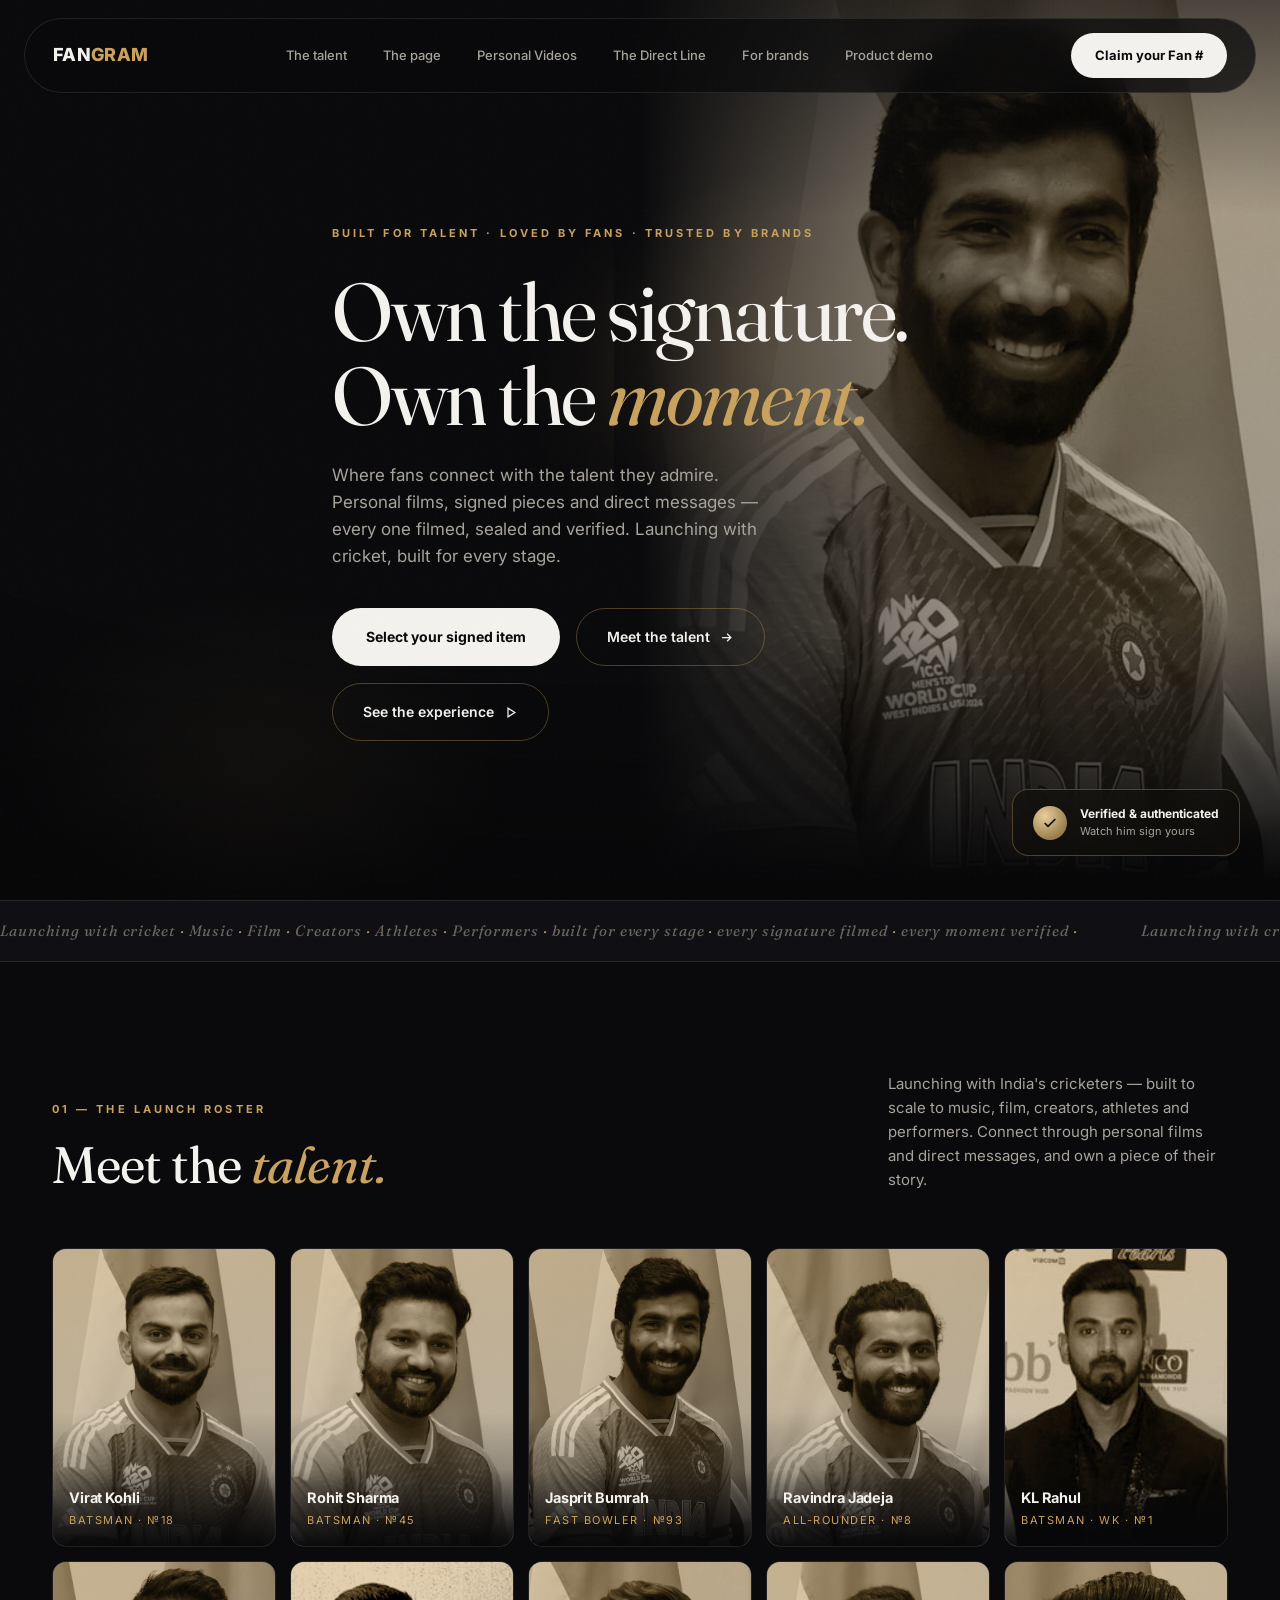
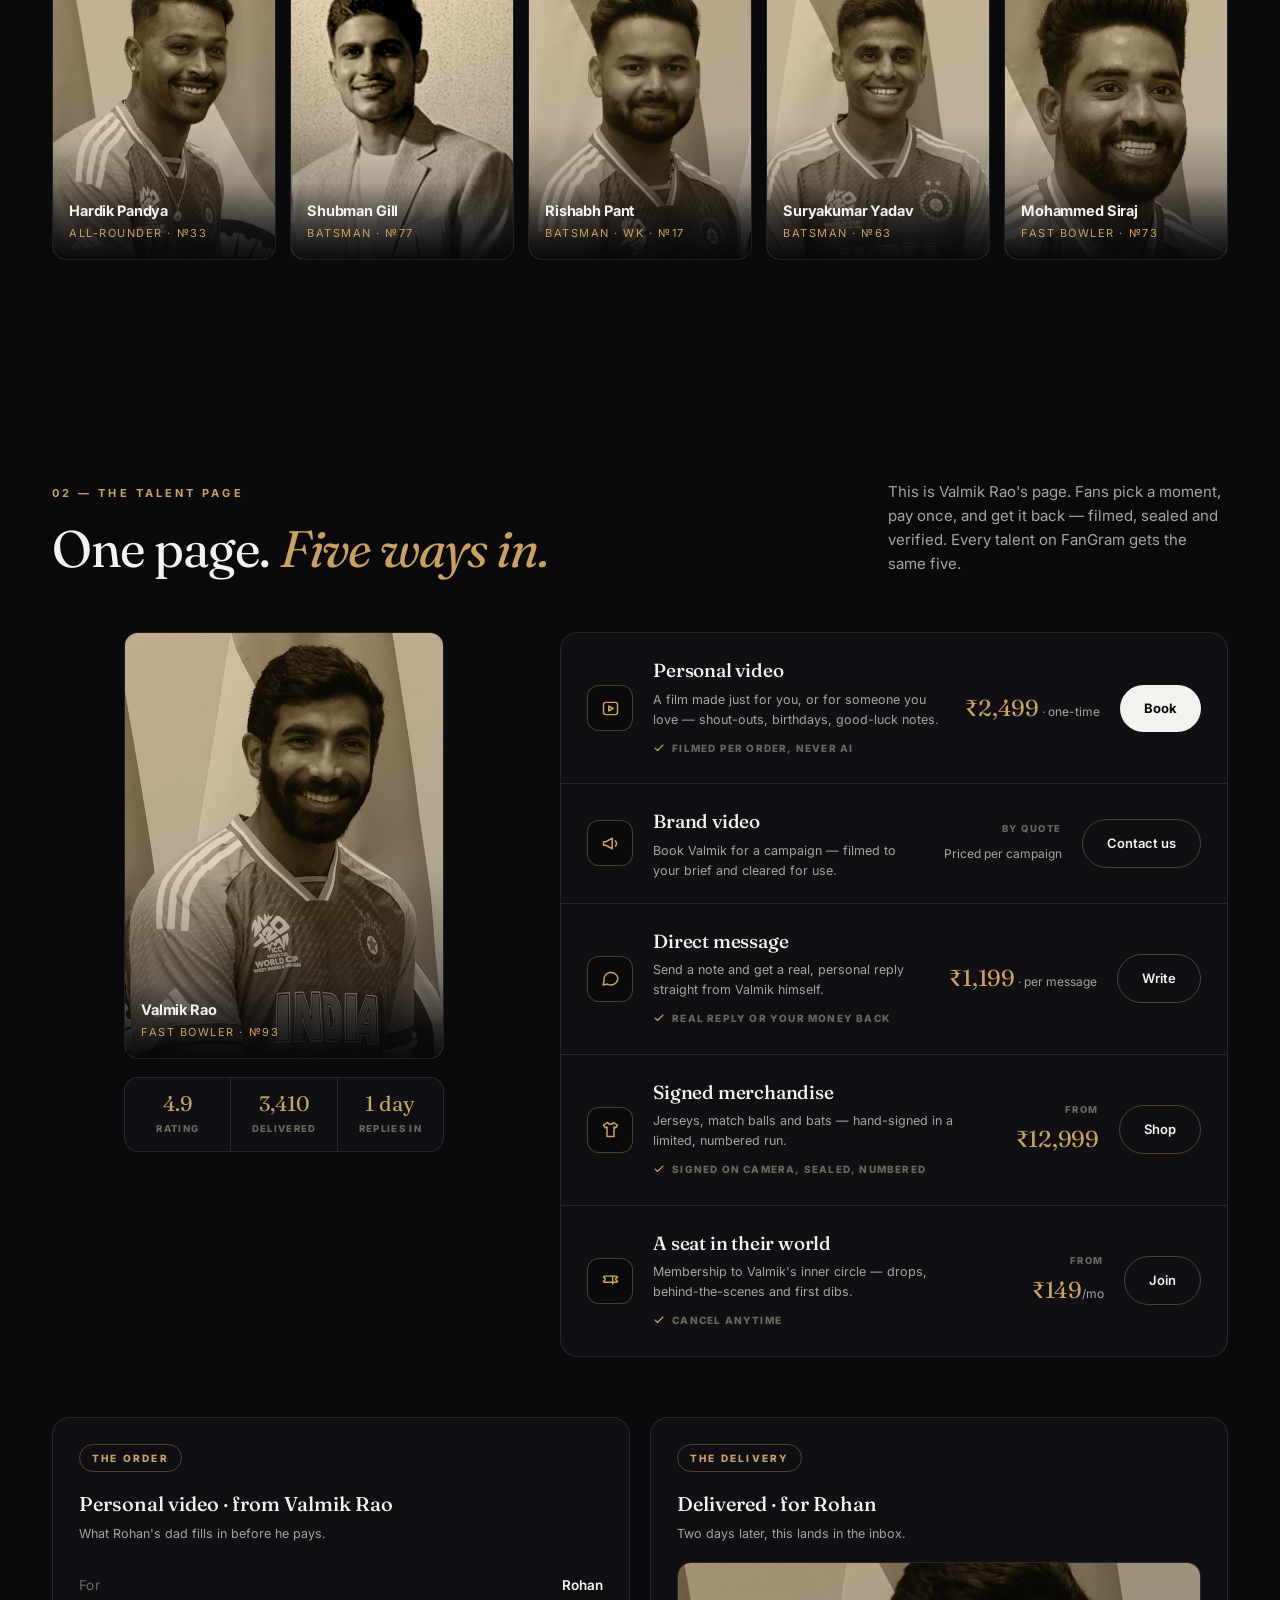
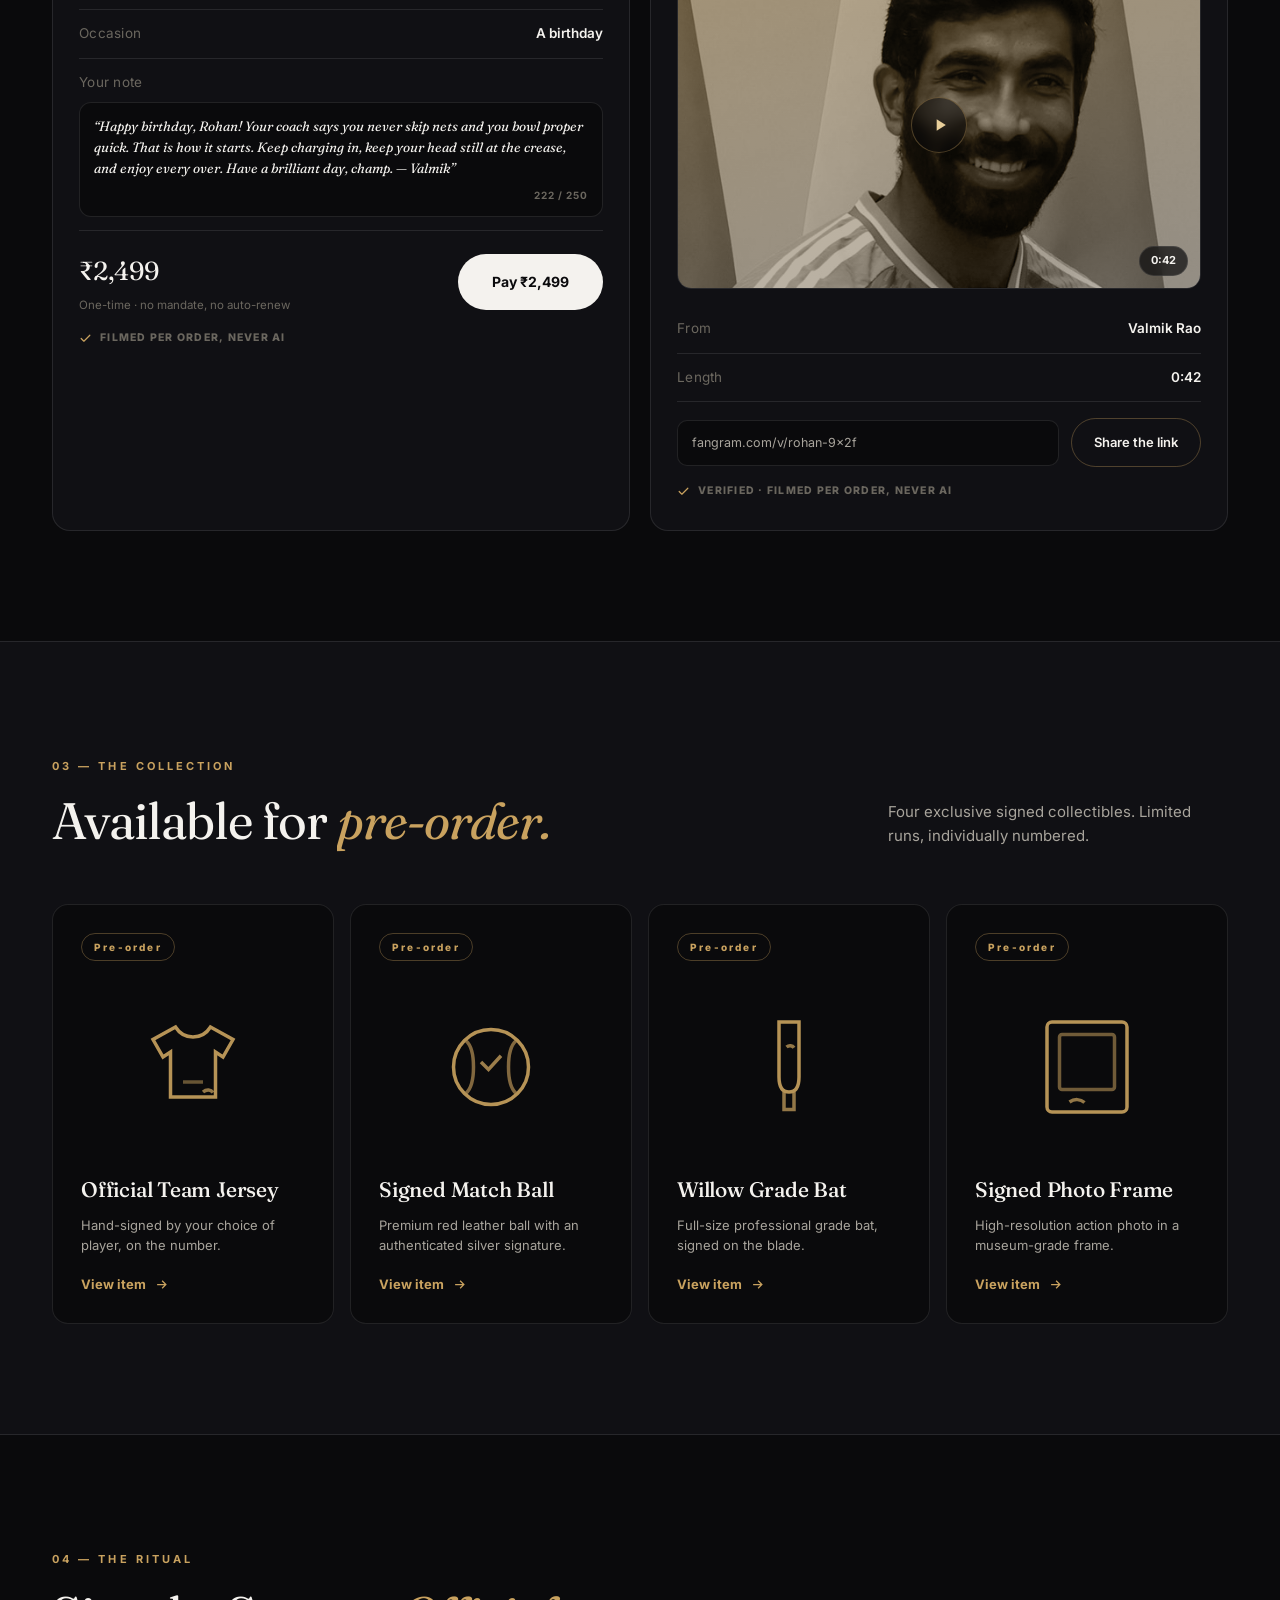
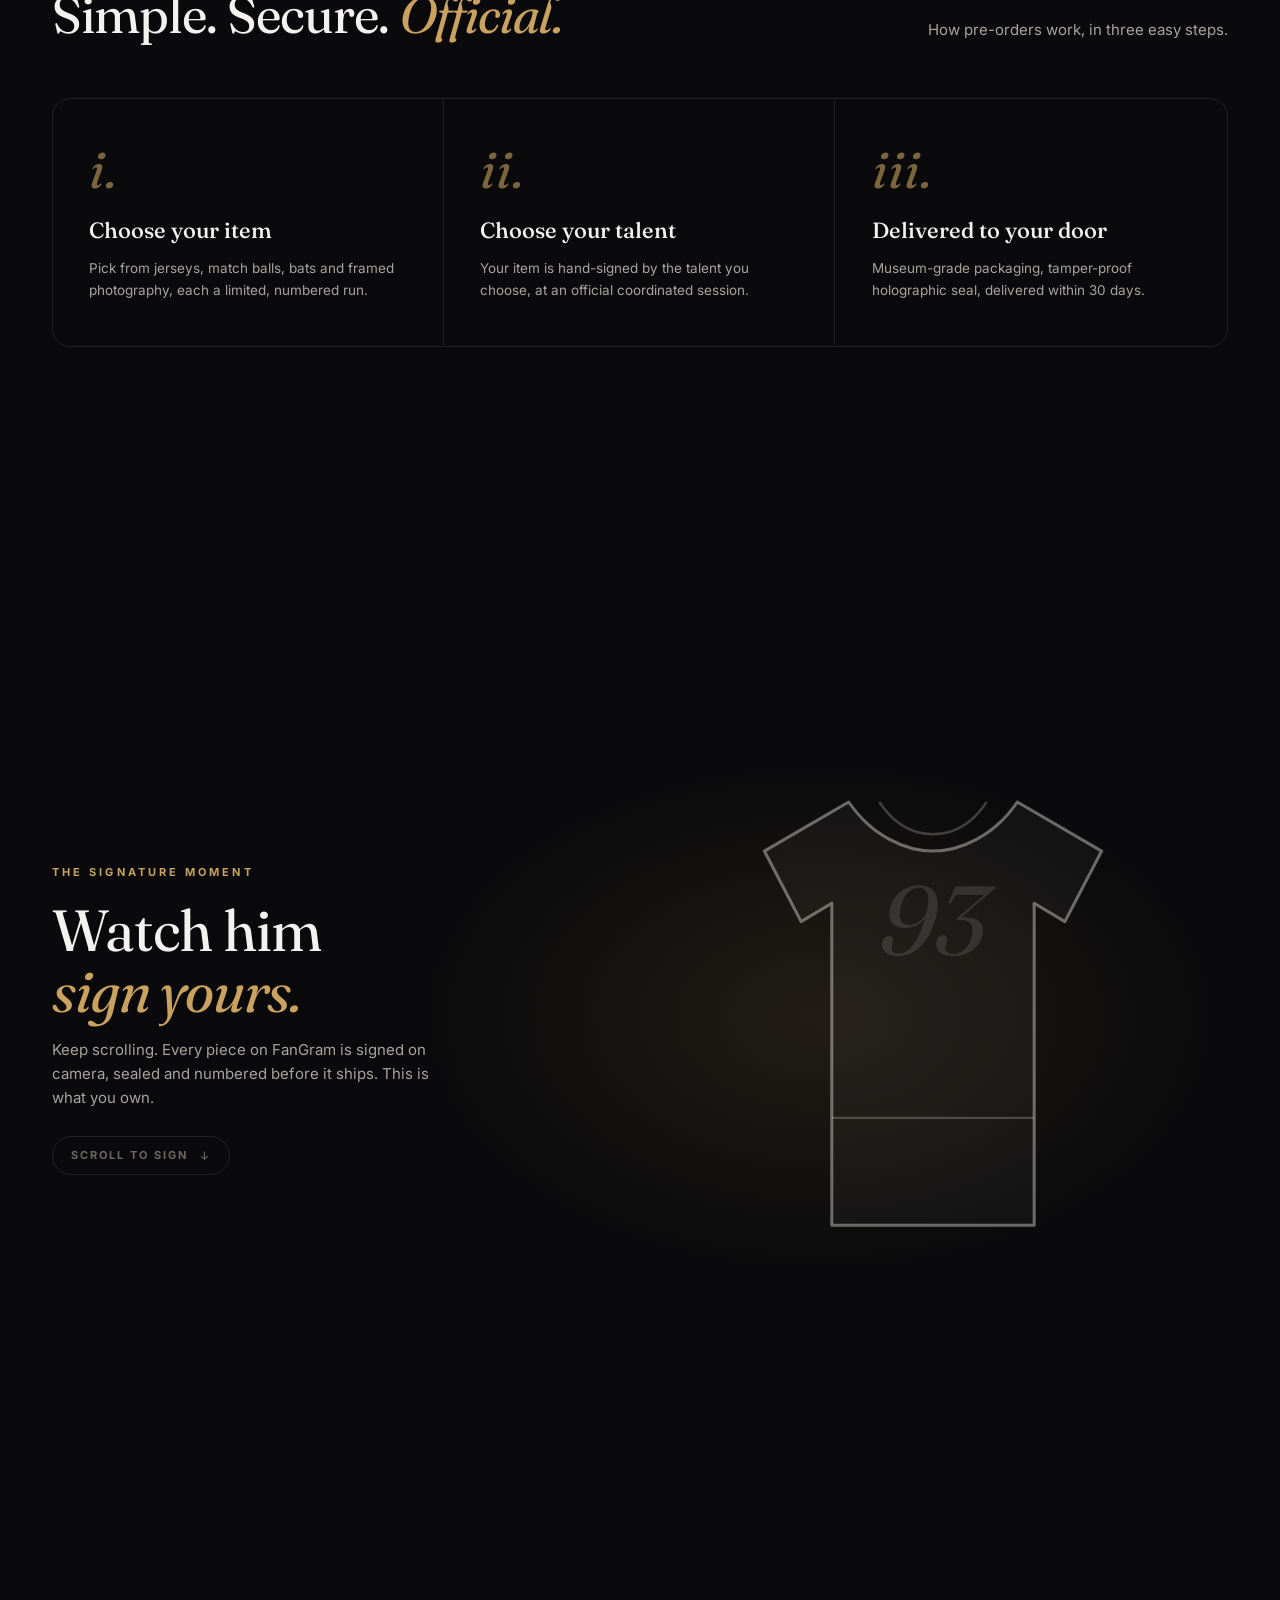
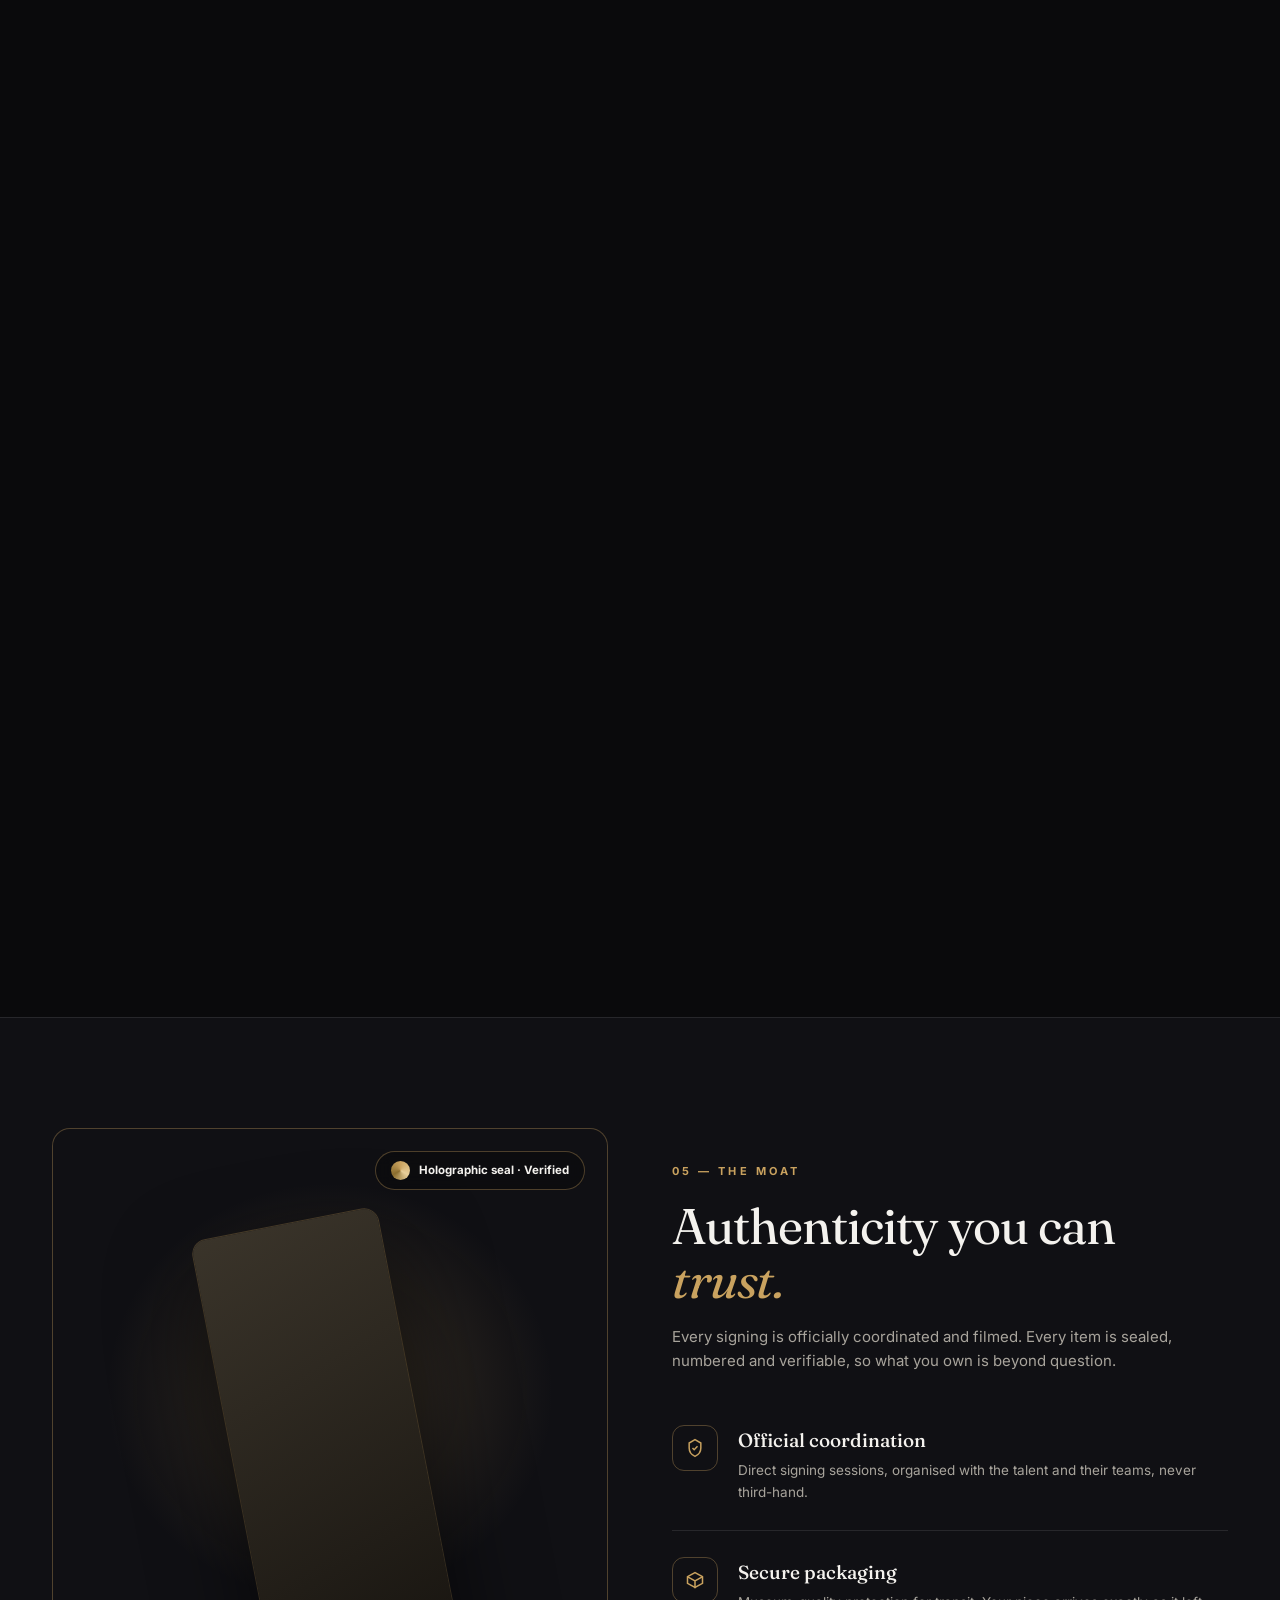
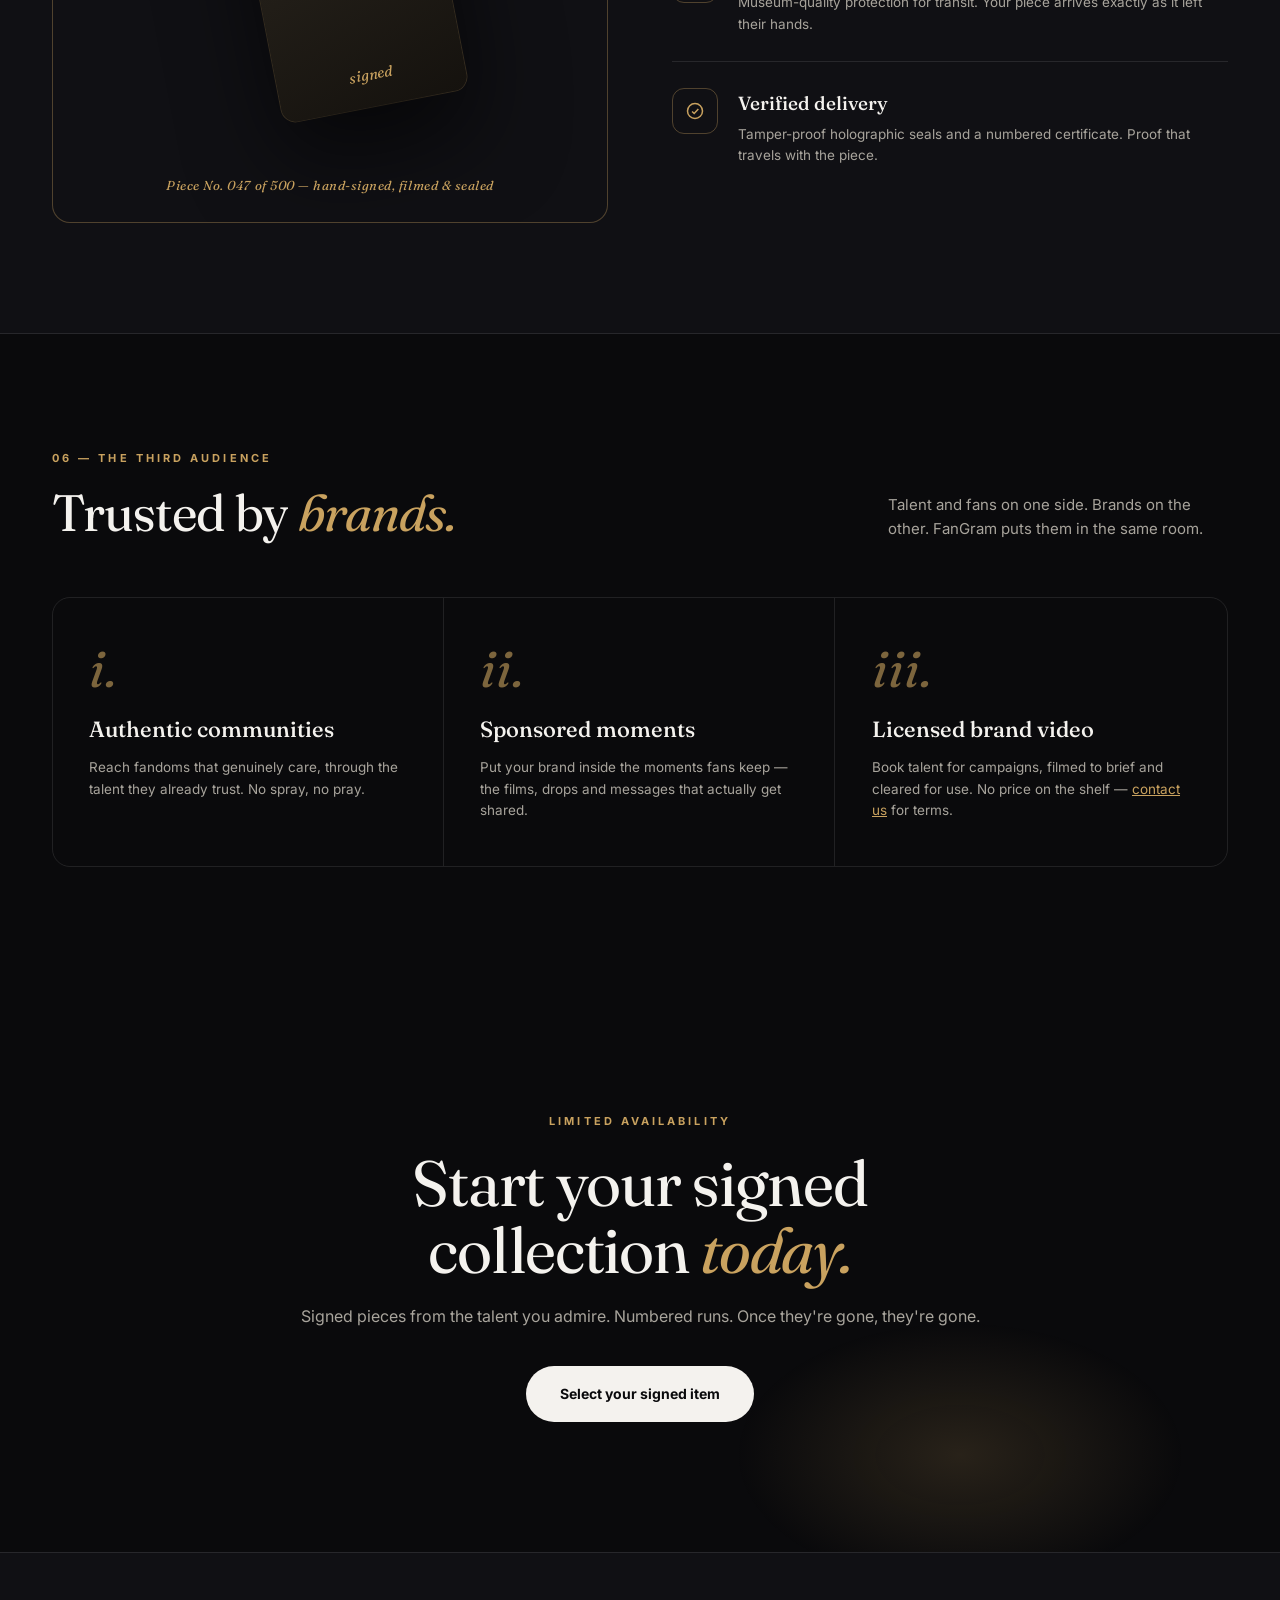
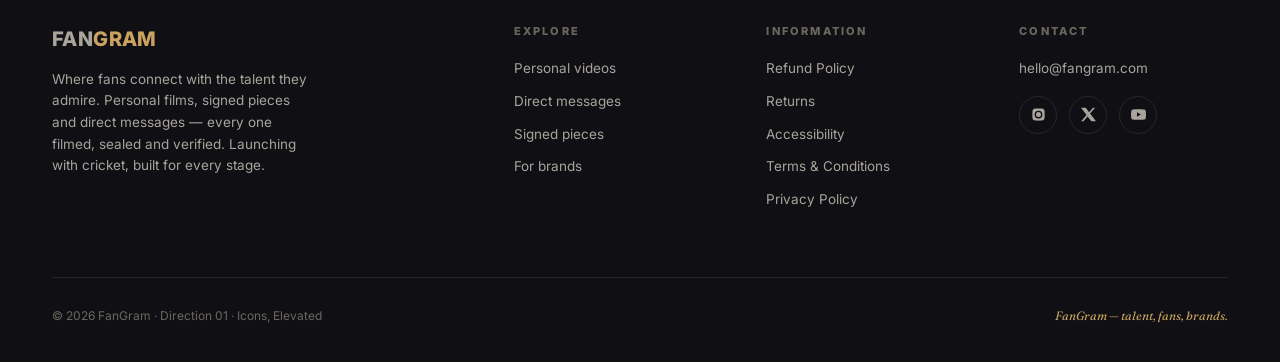
<file: icons-elevated.html>
<!doctype html>
<html lang="en">
<head>
<meta charset="utf-8">
<meta http-equiv="Cache-Control" content="no-cache, no-store, must-revalidate"><meta http-equiv="Pragma" content="no-cache"><meta http-equiv="Expires" content="0">
<meta name="viewport" content="width=device-width, initial-scale=1">
<title>FanGram — Icons, Elevated</title>
<link rel="preconnect" href="https://fonts.googleapis.com">
<link href="https://fonts.googleapis.com/css2?family=Fraunces:ital,opsz,wght@0,9..144,300;0,9..144,400;0,9..144,500;0,9..144,600;1,9..144,400;1,9..144,500&family=Inter:wght@400;500;600;700;800&display=swap" rel="stylesheet">
<style>
:root{
  --bg:#0a0a0c; --bg2:#101014; --ink:#f4f2ee; --mut:#a8a49c; --faint:#6b675f;
  --gold:#c9a25f; --gold2:#e8cf9a; --line:rgba(244,242,238,.1); --line2:rgba(201,162,95,.35);
}
*{box-sizing:border-box;margin:0;padding:0}
html{scroll-behavior:smooth}
body{font-family:'Inter',sans-serif;background:var(--bg);color:var(--ink);line-height:1.6;overflow-x:hidden;-webkit-font-smoothing:antialiased}
::selection{background:var(--gold);color:#0a0a0c}
.serif{font-family:'Fraunces',serif}
a{color:inherit;text-decoration:none}
img,svg{display:block;max-width:100%}
.wrap{max-width:1240px;margin:0 auto;padding:0 32px}
.grain{position:fixed;inset:0;pointer-events:none;z-index:99;opacity:.05;background-image:url("data:image/svg+xml,%3Csvg xmlns='http://www.w3.org/2000/svg' width='120' height='120'%3E%3Cfilter id='n'%3E%3CfeTurbulence baseFrequency='.85' numOctaves='2'/%3E%3C/filter%3E%3Crect width='120' height='120' filter='url(%23n)' opacity='.6'/%3E%3C/svg%3E")}
.kick{font-size:11px;font-weight:700;letter-spacing:.28em;text-transform:uppercase;color:var(--gold)}
.rev{opacity:0;transform:translateY(28px);transition:opacity .9s cubic-bezier(.2,.6,.2,1),transform .9s cubic-bezier(.2,.6,.2,1)}
.rev.in{opacity:1;transform:none}
@media (prefers-reduced-motion:reduce){.rev{opacity:1;transform:none;transition:none}.mq-track{animation:none!important}}

/* NAV */
nav{position:fixed;top:18px;left:24px;right:24px;z-index:50;display:flex;align-items:center;justify-content:space-between;padding:14px 28px;border:1px solid var(--line);border-radius:999px;background:rgba(10,10,12,.72);backdrop-filter:blur(14px)}
.logo{font-weight:800;font-size:18px;letter-spacing:.02em}
.logo span{color:var(--gold)}
.nl{display:flex;gap:32px;font-size:13px;font-weight:500;color:var(--mut)}
.nl a{transition:color .2s;cursor:pointer;padding:6px 2px}
.nl a:hover{color:var(--ink)}
.ncta{font-size:13px;font-weight:700;color:#0a0a0c;background:var(--ink);padding:12px 24px;border-radius:999px;transition:background .2s;cursor:pointer;min-height:44px;display:inline-flex;align-items:center}
.ncta:hover{background:var(--gold2)}
@media(max-width:860px){.nl{display:none}}

/* HERO */
.hero{position:relative;min-height:100vh;display:flex;align-items:center;padding:140px 0 80px}
.hero-bg{position:absolute;inset:0;background:
  radial-gradient(52% 46% at 74% 42%,rgba(201,162,95,.2),rgba(10,10,12,0) 65%),
  radial-gradient(30% 30% at 20% 85%,rgba(201,162,95,.06),rgba(10,10,12,0) 70%)}
.hero-fig{position:absolute;right:0;top:0;bottom:0;width:52%;pointer-events:none;overflow:hidden}
.hero-fig img{position:absolute;right:0;top:0;width:100%;height:100%;object-fit:cover;object-position:center 18%;filter:grayscale(1) contrast(1.06) brightness(.78)}
.hero-fig .tone{position:absolute;inset:0;background:linear-gradient(165deg,rgba(201,162,95,.42),rgba(46,36,20,.6));mix-blend-mode:color}
.hero-fig::after{content:'';position:absolute;inset:0;background:
  linear-gradient(90deg,var(--bg) 4%,rgba(10,10,12,.35) 45%,rgba(10,10,12,.05) 75%),
  linear-gradient(0deg,var(--bg) 2%,rgba(10,10,12,0) 30%),
  linear-gradient(180deg,rgba(10,10,12,.6) 0%,rgba(10,10,12,0) 24%)}
.hero-in{position:relative;z-index:2;max-width:680px}
h1{font-family:'Fraunces',serif;font-weight:400;font-size:clamp(44px,6.4vw,88px);line-height:1.02;letter-spacing:-.03em;margin:26px 0 24px}
h1 em{font-style:italic;color:var(--gold)}
.sub{font-size:17px;color:var(--mut);max-width:460px;margin-bottom:38px}
.btns{display:flex;gap:16px;flex-wrap:wrap}
.b1{background:var(--ink);color:#0a0a0c;font-weight:700;font-size:14px;padding:17px 34px;border-radius:999px;transition:background .2s;cursor:pointer;min-height:44px;display:inline-flex;align-items:center}
.b1:hover{background:var(--gold2)}
.b2{border:1px solid var(--line2);color:var(--ink);font-weight:600;font-size:14px;padding:17px 30px;border-radius:999px;transition:border-color .2s,background .2s;cursor:pointer;min-height:44px;display:inline-flex;align-items:center;gap:9px}
.b2:hover{border-color:var(--gold);background:rgba(201,162,95,.08)}
.hero-seal{position:absolute;right:40px;bottom:44px;z-index:3;display:flex;align-items:center;gap:13px;border:1px solid var(--line2);border-radius:16px;padding:14px 20px;background:rgba(16,15,12,.65);backdrop-filter:blur(10px)}
.seal-ic{width:34px;height:34px;border-radius:50%;background:radial-gradient(circle at 35% 30%,var(--gold2),#7a5f2e);display:flex;align-items:center;justify-content:center;flex:none}
.hero-seal .t{font-size:12px;font-weight:700}
.hero-seal .s{font-size:11px;color:var(--mut)}
@media(max-width:860px){.hero-seal{display:none}.hero-fig{opacity:.5}}

/* MARQUEE */
.mq{border-top:1px solid var(--line);border-bottom:1px solid var(--line);padding:18px 0;overflow:hidden;background:var(--bg2)}
.mq-track{display:flex;gap:64px;width:max-content;animation:mq 38s linear infinite}
.mq-track span{font-family:'Fraunces',serif;font-style:italic;font-size:15px;color:var(--faint);letter-spacing:.06em;white-space:nowrap}
.mq-track b{color:var(--gold);font-weight:400}
@keyframes mq{to{transform:translateX(-50%)}}

/* SECTION HEAD */
section{padding:110px 0;position:relative}
.shead{display:flex;align-items:flex-end;justify-content:space-between;gap:32px;margin-bottom:56px}
.shead h2{font-family:'Fraunces',serif;font-weight:400;font-size:clamp(32px,4vw,52px);letter-spacing:-.02em;line-height:1.08;margin-top:16px}
.shead h2 em{font-style:italic;color:var(--gold)}
.shead .num{font-family:'Fraunces',serif;font-size:15px;color:var(--faint)}
.shead p{color:var(--mut);font-size:15px;max-width:340px}

/* PLAYERS */
.pgrid{display:grid;grid-template-columns:repeat(5,1fr);gap:14px}
@media(max-width:1080px){.pgrid{grid-template-columns:repeat(3,1fr)}}
@media(max-width:640px){.pgrid{grid-template-columns:repeat(2,1fr)}}
.pcard{position:relative;aspect-ratio:3/4;border-radius:14px;overflow:hidden;border:1px solid var(--line);cursor:pointer;transition:border-color .25s}
.pcard:hover{border-color:var(--line2)}
.pcard .fill{position:absolute;inset:0;transition:transform .5s cubic-bezier(.2,.6,.2,1)}
.pcard:hover .fill{transform:scale(1.045)}
.pcard .fill img{width:100%;height:100%;object-fit:cover;object-position:center top;filter:grayscale(1) contrast(1.05) brightness(.82)}
.pcard .tone{position:absolute;inset:0;background:linear-gradient(165deg,rgba(201,162,95,.5),rgba(58,44,22,.65));mix-blend-mode:color}
.pcard .tone2{position:absolute;inset:0;background:linear-gradient(0deg,rgba(10,10,12,.55),rgba(10,10,12,0) 45%)}
.pcard .meta{position:absolute;left:0;right:0;bottom:0;padding:16px;background:linear-gradient(0deg,rgba(6,6,8,.92),rgba(6,6,8,0));z-index:2}
.pcard .nm{font-weight:700;font-size:14.5px;letter-spacing:-.01em}
.pcard .rl{font-size:11px;color:var(--gold);letter-spacing:.14em;text-transform:uppercase;margin-top:3px}
.pcard .dm{position:absolute;top:12px;right:12px;z-index:2;width:34px;height:34px;border-radius:50%;border:1px solid var(--line);background:rgba(10,10,12,.5);backdrop-filter:blur(6px);display:flex;align-items:center;justify-content:center;opacity:0;transition:opacity .25s}
.pcard:hover .dm{opacity:1}

/* PRODUCTS */
.prod{background:var(--bg2);border-top:1px solid var(--line);border-bottom:1px solid var(--line)}
.prgrid{display:grid;grid-template-columns:repeat(4,1fr);gap:16px}
@media(max-width:1080px){.prgrid{grid-template-columns:repeat(2,1fr)}}
@media(max-width:560px){.prgrid{grid-template-columns:1fr}}
.prcard{border:1px solid var(--line);border-radius:16px;padding:28px;background:var(--bg);display:flex;flex-direction:column;min-height:420px;cursor:pointer;transition:border-color .25s,transform .25s}
.prcard:hover{border-color:var(--line2);transform:translateY(-4px)}
.tagpre{font-size:10px;font-weight:800;letter-spacing:.22em;color:var(--gold);border:1px solid var(--line2);border-radius:999px;padding:5px 12px;align-self:flex-start}
.prfig{flex:1;display:flex;align-items:center;justify-content:center;padding:26px 0}
.prfig svg{width:120px;height:120px;stroke:var(--gold);opacity:.9;transition:transform .4s cubic-bezier(.2,.6,.2,1)}
.prcard:hover .prfig svg{transform:translateY(-6px) rotate(-2deg)}
.prcard h3{font-family:'Fraunces',serif;font-weight:500;font-size:21px;letter-spacing:-.01em;margin-bottom:8px}
.prcard p{font-size:13px;color:var(--mut);margin-bottom:18px}
.prlink{font-size:13px;font-weight:700;color:var(--gold);display:inline-flex;align-items:center;gap:8px}
.prlink svg{width:15px;height:15px;transition:transform .2s}
.prcard:hover .prlink svg{transform:translateX(4px)}

/* TALENT PAGE MENU (pick · pay · get) */
.tpage{display:grid;grid-template-columns:.82fr 1.18fr;gap:44px;align-items:start}
@media(max-width:900px){.tpage{grid-template-columns:1fr;gap:30px}}
.tp-left{position:sticky;top:96px}
@media(max-width:900px){.tp-left{position:static}}
.tp-portrait{max-width:320px;margin:0 auto}
.tstrip{display:flex;margin:18px auto 0;max-width:320px;border:1px solid var(--line);border-radius:14px;overflow:hidden;background:var(--bg2)}
.tstrip .ts{flex:1;padding:15px 8px;text-align:center;border-right:1px solid var(--line)}
.tstrip .ts:last-child{border-right:none}
.tstrip .tn{display:block;font-family:'Fraunces',serif;font-size:21px;color:var(--gold);line-height:1}
.tstrip .tl{display:block;font-size:9.5px;font-weight:800;letter-spacing:.14em;text-transform:uppercase;color:var(--faint);margin-top:7px}
.menu{border:1px solid var(--line);border-radius:18px;overflow:hidden;background:var(--bg2)}
.mrow{display:flex;align-items:center;gap:20px;padding:22px 26px;border-bottom:1px solid var(--line);flex-wrap:wrap;transition:background .3s}
.mrow:last-child{border-bottom:none}
.mrow:hover{background:rgba(201,162,95,.05)}
.mrow .mic{width:46px;height:46px;flex:none;border:1px solid var(--line2);border-radius:12px;display:flex;align-items:center;justify-content:center;background:var(--bg)}
.mrow .mic svg{width:21px;height:21px;stroke:var(--gold);fill:none}
.m-body{flex:1 1 240px;min-width:0}
.m-body h3{font-family:'Fraunces',serif;font-weight:500;font-size:19px;letter-spacing:-.01em}
.m-body p{font-size:12.5px;color:var(--mut);margin-top:4px;max-width:340px}
.m-gtee{display:inline-flex;align-items:center;gap:7px;margin-top:10px;font-size:10px;font-weight:800;letter-spacing:.12em;text-transform:uppercase;color:var(--faint)}
.m-gtee svg{width:12px;height:12px;stroke:var(--gold);fill:none;flex:none}
.m-price{flex:none;text-align:right;min-width:112px}
.m-price .pre{display:block;font-size:9.5px;font-weight:800;letter-spacing:.16em;text-transform:uppercase;color:var(--faint);margin-bottom:4px}
.m-price .amt{font-family:'Fraunces',serif;font-size:23px;color:var(--gold);letter-spacing:-.01em}
.m-price .per{font-size:12px;color:var(--mut)}
.m-cta{flex:none}
.m-cta .b1,.m-cta .b2{padding:13px 24px;font-size:13px;min-height:auto}
@media(max-width:520px){.m-price{text-align:left;min-width:0}.m-cta{width:100%}.m-cta .b1,.m-cta .b2{width:100%;justify-content:center}}

/* PICK-PAY-GET MOMENTS */
.moments{display:grid;grid-template-columns:1fr 1fr;gap:20px;margin-top:60px}
@media(max-width:820px){.moments{grid-template-columns:1fr}}
.momcard{border:1px solid var(--line);border-radius:18px;background:var(--bg2);padding:26px 26px 24px}
.momcard .mtag{font-size:10px;font-weight:800;letter-spacing:.22em;text-transform:uppercase;color:var(--gold);border:1px solid var(--line2);border-radius:999px;padding:5px 12px;display:inline-flex}
.momcard h3{font-family:'Fraunces',serif;font-weight:500;font-size:20px;margin:16px 0 4px}
.momcard .msub{font-size:12.5px;color:var(--mut);margin-bottom:18px}
.field{display:flex;justify-content:space-between;align-items:baseline;gap:16px;padding:13px 0;border-bottom:1px solid var(--line);font-size:13.5px}
.field .k{color:var(--faint);letter-spacing:.02em;flex:none}
.field .v{color:var(--ink);font-weight:600;text-align:right}
.field.col{flex-direction:column;align-items:stretch;gap:0}
.notebox{margin-top:9px;border:1px solid var(--line);border-radius:12px;padding:13px 14px;background:var(--bg)}
.notebox p{font-family:'Fraunces',serif;font-style:italic;font-size:13.5px;color:var(--ink);line-height:1.55}
.notebox .cnt{display:block;text-align:right;margin-top:8px;font-family:'Inter',sans-serif;font-style:normal;font-size:10px;font-weight:700;letter-spacing:.1em;color:var(--faint)}
.payrow{display:flex;align-items:center;justify-content:space-between;gap:16px;flex-wrap:wrap;margin-top:20px}
.payrow .amt{font-family:'Fraunces',serif;font-size:26px;color:var(--ink)}
.payrow .one{font-size:11.5px;color:var(--faint);margin-top:3px}
.mgtee{display:inline-flex;align-items:center;gap:8px;margin-top:16px;font-size:10.5px;font-weight:800;letter-spacing:.12em;text-transform:uppercase;color:var(--faint)}
.mgtee svg{width:13px;height:13px;stroke:var(--gold);fill:none;flex:none}
.vthumb{position:relative;aspect-ratio:16/10;border-radius:14px;overflow:hidden;border:1px solid var(--line);margin-bottom:16px}
.vthumb img{width:100%;height:100%;object-fit:cover;object-position:center 16%;filter:grayscale(1) contrast(1.05) brightness(.7)}
.vthumb .vtone{position:absolute;inset:0;background:linear-gradient(165deg,rgba(201,162,95,.42),rgba(46,36,20,.6));mix-blend-mode:color}
.vthumb .play{position:absolute;left:50%;top:50%;transform:translate(-50%,-50%);width:56px;height:56px;border-radius:50%;border:1px solid var(--line2);background:rgba(10,10,12,.55);backdrop-filter:blur(6px);display:flex;align-items:center;justify-content:center}
.vthumb .play svg{width:20px;height:20px;fill:var(--gold2);stroke:none;margin-left:2px}
.vthumb .dur{position:absolute;right:12px;bottom:12px;font-size:11px;font-weight:700;color:var(--ink);background:rgba(10,10,12,.7);border:1px solid var(--line);border-radius:999px;padding:5px 11px;backdrop-filter:blur(6px)}
.sharerow{display:flex;align-items:center;gap:12px;margin-top:16px;flex-wrap:wrap}
.sharerow .b2{padding:13px 22px;font-size:13px;min-height:auto}
.linkfield{flex:1 1 170px;min-width:0;border:1px solid var(--line);border-radius:10px;padding:12px 14px;background:var(--bg);font-size:12.5px;color:var(--mut);white-space:nowrap;overflow:hidden;text-overflow:ellipsis}

/* PROCESS */
.steps{display:grid;grid-template-columns:repeat(3,1fr);gap:0;border:1px solid var(--line);border-radius:18px;overflow:hidden}
@media(max-width:860px){.steps{grid-template-columns:1fr}}
.step{padding:44px 36px;border-right:1px solid var(--line);position:relative;transition:background .3s}
.step:last-child{border-right:none}
.step:hover{background:rgba(201,162,95,.045)}
@media(max-width:860px){.step{border-right:none;border-bottom:1px solid var(--line)}.step:last-child{border-bottom:none}}
.step .n{font-family:'Fraunces',serif;font-style:italic;font-size:52px;color:var(--gold);opacity:.6;line-height:1}
.step h3{font-family:'Fraunces',serif;font-weight:500;font-size:22px;margin:18px 0 10px}
.step p{font-size:13.5px;color:var(--mut)}

/* SIGNING MOMENT (scroll-scrubbed) */
.sign{height:240vh;position:relative}
.sign-pin{position:sticky;top:0;height:100vh;display:flex;align-items:center;overflow:hidden}
.sign-pin::before{content:'';position:absolute;inset:0;background:radial-gradient(46% 42% at 64% 50%,rgba(201,162,95,.12),rgba(10,10,12,0) 70%)}
.sign-grid{display:grid;grid-template-columns:1fr 1.1fr;gap:48px;align-items:center;width:100%;position:relative}
@media(max-width:900px){.sign-grid{grid-template-columns:1fr;gap:8px}}
.sign-copy h2{font-family:'Fraunces',serif;font-weight:400;font-size:clamp(34px,4.6vw,58px);letter-spacing:-.02em;line-height:1.05;margin:16px 0 16px}
.sign-copy h2 em{font-style:italic;color:var(--gold)}
.sign-copy p{color:var(--mut);font-size:15px;max-width:380px}
.sign-hint{margin-top:26px;display:inline-flex;align-items:center;gap:10px;font-size:11px;font-weight:700;letter-spacing:.18em;text-transform:uppercase;color:var(--faint);border:1px solid var(--line);border-radius:999px;padding:10px 18px}
.sign-hint svg{animation:hintY 1.6s ease-in-out infinite}
@keyframes hintY{0%,100%{transform:translateY(0)}50%{transform:translateY(4px)}}
@media (prefers-reduced-motion:reduce){.sign-hint svg{animation:none}}
.sign-stage{position:relative;aspect-ratio:300/340;max-height:70vh;margin:0 auto;width:100%;max-width:460px}
@media(max-width:900px){.sign-stage{max-height:52vh}}
.sign-stage svg{position:absolute;inset:0;width:100%;height:100%}
.jersey path{stroke:rgba(244,242,238,.4);stroke-width:2;fill:rgba(244,242,238,.03);stroke-linejoin:round}
.jersey .thin{stroke:rgba(244,242,238,.22);fill:none;stroke-width:1.6}
.jersey text{fill:rgba(244,242,238,.12);font-family:'Fraunces',serif;font-size:64px;font-style:italic}
.sig path{stroke:var(--gold);stroke-width:4.2;fill:none;stroke-linecap:round;stroke-linejoin:round;filter:drop-shadow(0 0 7px rgba(201,162,95,.5))}
.sig circle{fill:var(--gold2);opacity:0;filter:drop-shadow(0 0 9px var(--gold))}
.sigseal{position:absolute;right:2%;bottom:5%;display:flex;align-items:center;gap:9px;border:1px solid var(--line2);border-radius:999px;padding:10px 16px;background:rgba(16,15,12,.78);backdrop-filter:blur(8px);font-size:11px;font-weight:800;letter-spacing:.04em;text-transform:uppercase;opacity:0;transform:scale(.8) rotate(-3deg);transition:opacity .45s,transform .45s cubic-bezier(.2,1.4,.4,1)}
.sigseal.on{opacity:1;transform:none}
.sigseal .ic{width:22px;height:22px;border-radius:50%;background:radial-gradient(circle at 35% 30%,var(--gold2),#7a5f2e);display:flex;align-items:center;justify-content:center;flex:none}

/* TRUST */
.trust{display:grid;grid-template-columns:1fr 1fr;gap:64px;align-items:center}
@media(max-width:960px){.trust{grid-template-columns:1fr}}
.tstage{position:relative;aspect-ratio:4/5;border-radius:18px;border:1px solid var(--line2);background:
  radial-gradient(56% 42% at 50% 38%,rgba(201,162,95,.22),rgba(10,10,12,0) 72%),var(--bg2);overflow:hidden}
.tstage .item{position:absolute;left:50%;top:50%;transform:translate(-50%,-52%) rotate(-11deg);width:34%;aspect-ratio:1/2.6;border-radius:14px;background:linear-gradient(160deg,#3a342a,#15120e);box-shadow:0 40px 90px rgba(0,0,0,.6),0 0 0 1px rgba(201,162,95,.3)}
.tstage .item::after{content:'signed';position:absolute;bottom:20px;left:0;right:0;text-align:center;font-family:'Fraunces',serif;font-style:italic;color:var(--gold);font-size:15px}
.tstage .plate{position:absolute;left:50%;bottom:26px;transform:translateX(-50%);font-family:'Fraunces',serif;font-style:italic;font-size:13px;color:var(--gold);letter-spacing:.04em;white-space:nowrap}
.tstage .sealtag{position:absolute;top:22px;right:22px;display:flex;align-items:center;gap:9px;border:1px solid var(--line2);border-radius:999px;padding:9px 15px;background:rgba(10,10,12,.6);backdrop-filter:blur(8px);font-size:11.5px;font-weight:700}
.tstage .sealtag .dot{width:19px;height:19px;border-radius:50%;background:conic-gradient(var(--gold),var(--gold2),#8a6d2e,var(--gold))}
.tfeat{display:flex;gap:20px;padding:26px 0;border-bottom:1px solid var(--line)}
.tfeat:last-child{border-bottom:none}
.tfeat .ic{width:46px;height:46px;flex:none;border:1px solid var(--line2);border-radius:12px;display:flex;align-items:center;justify-content:center}
.tfeat .ic svg{width:20px;height:20px;stroke:var(--gold)}
.tfeat h3{font-family:'Fraunces',serif;font-weight:500;font-size:19px;margin-bottom:5px}
.tfeat p{font-size:13.5px;color:var(--mut)}

/* CTA */
.cta{padding:130px 0;text-align:center;position:relative;overflow:hidden}
.cta .glow{position:absolute;left:50%;top:50%;transform:translate(-50%,-50%);width:640px;height:380px;background:radial-gradient(50% 50% at 50% 50%,rgba(201,162,95,.16),rgba(10,10,12,0) 70%)}
.cta h2{font-family:'Fraunces',serif;font-weight:400;font-size:clamp(36px,5vw,64px);letter-spacing:-.02em;line-height:1.06;position:relative}
.cta h2 em{font-style:italic;color:var(--gold)}
.cta p{color:var(--mut);margin:20px 0 36px;position:relative}
.cta .b1{position:relative}

/* FOOTER */
footer{border-top:1px solid var(--line);padding:70px 0 36px;background:var(--bg2)}
.fgrid{display:grid;grid-template-columns:2fr 1fr 1fr 1fr;gap:44px;margin-bottom:56px}
@media(max-width:860px){.fgrid{grid-template-columns:1fr 1fr}}
.fgrid h4{font-size:11px;font-weight:800;letter-spacing:.2em;text-transform:uppercase;color:var(--faint);margin-bottom:18px}
.fgrid a{display:block;font-size:13.5px;color:var(--mut);margin-bottom:11px;transition:color .2s;cursor:pointer}
.fgrid a:hover{color:var(--gold2)}
.fgrid .desc{font-size:13.5px;color:var(--mut);max-width:260px;margin-top:14px}
.fbot{display:flex;align-items:center;justify-content:space-between;gap:20px;border-top:1px solid var(--line);padding-top:28px;font-size:12px;color:var(--faint);flex-wrap:wrap}
.socs{display:flex;gap:12px}
.socs a{width:38px;height:38px;border:1px solid var(--line);border-radius:50%;display:flex;align-items:center;justify-content:center;transition:border-color .2s;cursor:pointer}
.socs a:hover{border-color:var(--gold)}
.socs svg{width:15px;height:15px;fill:var(--mut)}
</style>
<link rel="stylesheet" href="enhance.css">
</head>
<body>
<div class="grain" aria-hidden="true"></div>

<nav aria-label="Main">
  <a class="logo" href="#top">FAN<span>GRAM</span></a>
  <div class="nl">
    <a href="#players">The talent</a><a href="#talentpage">The page</a><a href="personal-video.html">Personal Videos</a><a href="direct-line.html">The Direct Line</a><a href="#brands">For brands</a><a class="fgwt-open" href="#">Product demo</a>
  </div>
  <a class="ncta" href="#products">Claim your Fan #</a>
</nav>

<header class="hero" id="top">
  <div class="hero-bg" aria-hidden="true"></div>
  <div class="hero-fig" aria-hidden="true"><img src="assets/players/bumrah.jpg" alt=""><div class="tone"></div></div>
  <div class="wrap hero-in">
    <span class="kick rev">Built for talent · Loved by fans · Trusted by brands</span>
    <h1 class="rev">Own the signature.<br>Own the <em>moment.</em></h1>
    <p class="sub rev">Where fans connect with the talent they admire. Personal films, signed pieces and direct messages — every one filmed, sealed and verified. Launching with cricket, built for every stage.</p>
    <div class="btns rev">
      <a class="b1" href="#products">Select your signed item</a>
      <a class="b2" href="#players">Meet the talent
        <svg viewBox="0 0 24 24" fill="none" stroke="currentColor" stroke-width="2" width="15" height="15"><path d="M5 12h14M13 6l6 6-6 6"/></svg>
      </a>
      <a class="b2 fgwt-open" href="#">See the experience
        <svg viewBox="0 0 24 24" fill="none" stroke="currentColor" stroke-width="2" width="15" height="15"><path d="M8 5v14l11-7z"/></svg>
      </a>
    </div>
  </div>
  <div class="hero-seal">
    <div class="seal-ic"><svg viewBox="0 0 24 24" fill="none" stroke="#0a0a0c" stroke-width="2.4" width="16" height="16"><path d="M20 6L9 17l-5-5"/></svg></div>
    <div><div class="t">Verified &amp; authenticated</div><div class="s">Watch him sign yours</div></div>
  </div>
</header>

<div class="mq" aria-hidden="true">
  <div class="mq-track">
    <span>Launching with cricket <b>·</b> Music <b>·</b> Film <b>·</b> Creators <b>·</b> Athletes <b>·</b> Performers <b>·</b> built for every stage <b>·</b> every signature filmed <b>·</b> every moment verified <b>·</b></span>
    <span>Launching with cricket <b>·</b> Music <b>·</b> Film <b>·</b> Creators <b>·</b> Athletes <b>·</b> Performers <b>·</b> built for every stage <b>·</b> every signature filmed <b>·</b> every moment verified <b>·</b></span>
  </div>
</div>

<section id="players">
  <div class="wrap">
    <div class="shead rev">
      <div><span class="kick">01 — The launch roster</span><h2>Meet the <em>talent.</em></h2></div>
      <p>Launching with India's cricketers — built to scale to music, film, creators, athletes and performers. Connect through personal films and direct messages, and own a piece of their story.</p>
    </div>
    <div class="pgrid" id="pgrid"></div>
  </div>
</section>

<section id="talentpage">
  <div class="wrap">
    <div class="shead rev">
      <div><span class="kick">02 — The talent page</span><h2>One page. <em>Five ways in.</em></h2></div>
      <p>This is Valmik Rao's page. Fans pick a moment, pay once, and get it back — filmed, sealed and verified. Every talent on FanGram gets the same five.</p>
    </div>
    <div class="tpage">
      <div class="tp-left rev">
        <article class="pcard tp-portrait">
          <div class="fill"><img src="assets/players/bumrah.jpg" alt="Valmik Rao" loading="lazy"></div>
          <div class="tone" aria-hidden="true"></div><div class="tone2" aria-hidden="true"></div>
          <div class="meta"><div class="nm">Valmik Rao</div><div class="rl">Fast bowler · №93</div></div>
        </article>
        <div class="tstrip" role="group" aria-label="4.9 rating, 3,410 delivered, replies in 1 day">
          <div class="ts"><span class="tn">4.9</span><span class="tl">Rating</span></div>
          <div class="ts"><span class="tn">3,410</span><span class="tl">Delivered</span></div>
          <div class="ts"><span class="tn">1 day</span><span class="tl">Replies in</span></div>
        </div>
      </div>
      <div class="menu rev">

        <div class="mrow">
          <div class="mic"><svg viewBox="0 0 24 24" fill="none" stroke-width="1.7" stroke-linecap="round" stroke-linejoin="round"><rect x="4" y="5" width="16" height="14" rx="2.6"/><path d="M10 9.2l5 2.8-5 2.8z"/></svg></div>
          <div class="m-body">
            <h3>Personal video</h3>
            <p>A film made just for you, or for someone you love — shout-outs, birthdays, good-luck notes.</p>
            <span class="m-gtee"><svg viewBox="0 0 24 24" fill="none" stroke-width="2.2" stroke-linecap="round" stroke-linejoin="round"><path d="M20 6L9 17l-5-5"/></svg>Filmed per order, never AI</span>
          </div>
          <div class="m-price"><span class="amt">₹2,499</span><span class="per"> · one-time</span></div>
          <div class="m-cta"><a class="b1" href="personal-video.html">Book</a></div>
        </div>

        <div class="mrow">
          <div class="mic"><svg viewBox="0 0 24 24" fill="none" stroke-width="1.7" stroke-linecap="round" stroke-linejoin="round"><path d="M4 10v4h2.5L14 18V6L6.5 10z"/><path d="M17.5 9a4 4 0 010 6"/></svg></div>
          <div class="m-body">
            <h3>Brand video</h3>
            <p>Book Valmik for a campaign — filmed to your brief and cleared for use.</p>
          </div>
          <div class="m-price"><span class="pre">By quote</span><span class="per">Priced per campaign</span></div>
          <div class="m-cta"><a class="b2" href="mailto:hello@fangram.com">Contact us</a></div>
        </div>

        <div class="mrow">
          <div class="mic"><svg viewBox="0 0 24 24" fill="none" stroke-width="1.7" stroke-linecap="round" stroke-linejoin="round"><path d="M20.5 11.5a8 8 0 01-8 8c-1.5 0-2.9-.4-4.1-1.1L3.5 19.5l1.1-4.7A8 8 0 1120.5 11.5z"/></svg></div>
          <div class="m-body">
            <h3>Direct message</h3>
            <p>Send a note and get a real, personal reply straight from Valmik himself.</p>
            <span class="m-gtee"><svg viewBox="0 0 24 24" fill="none" stroke-width="2.2" stroke-linecap="round" stroke-linejoin="round"><path d="M20 6L9 17l-5-5"/></svg>Real reply or your money back</span>
          </div>
          <div class="m-price"><span class="amt">₹1,199</span><span class="per"> · per message</span></div>
          <div class="m-cta"><a class="b2" href="direct-line.html">Write</a></div>
        </div>

        <div class="mrow">
          <div class="mic"><svg viewBox="0 0 24 24" fill="none" stroke-width="1.7" stroke-linecap="round" stroke-linejoin="round"><path d="M8.5 4l-4.5 3 2 3.2 2-1.1V20h8V9.1l2 1.1 2-3.2-4.5-3c-.9 1.4-2.3 2.1-3.5 2.1S9.4 5.4 8.5 4z"/></svg></div>
          <div class="m-body">
            <h3>Signed merchandise</h3>
            <p>Jerseys, match balls and bats — hand-signed in a limited, numbered run.</p>
            <span class="m-gtee"><svg viewBox="0 0 24 24" fill="none" stroke-width="2.2" stroke-linecap="round" stroke-linejoin="round"><path d="M20 6L9 17l-5-5"/></svg>Signed on camera, sealed, numbered</span>
          </div>
          <div class="m-price"><span class="pre">from</span><span class="amt">₹12,999</span></div>
          <div class="m-cta"><a class="b2" href="#products">Shop</a></div>
        </div>

        <div class="mrow">
          <div class="mic"><svg viewBox="0 0 24 24" fill="none" stroke-width="1.7" stroke-linecap="round" stroke-linejoin="round"><path d="M4 8.5A1.5 1.5 0 015.5 7h13A1.5 1.5 0 0120 8.5a2 2 0 000 4 1.5 1.5 0 01-1.5 1.5h-13A1.5 1.5 0 014 12.5a2 2 0 000-4z"/><path d="M14.5 7v9"/></svg></div>
          <div class="m-body">
            <h3>A seat in their world</h3>
            <p>Membership to Valmik's inner circle — drops, behind-the-scenes and first dibs.</p>
            <span class="m-gtee"><svg viewBox="0 0 24 24" fill="none" stroke-width="2.2" stroke-linecap="round" stroke-linejoin="round"><path d="M20 6L9 17l-5-5"/></svg>Cancel anytime</span>
          </div>
          <div class="m-price"><span class="pre">from</span><span class="amt">₹149</span><span class="per">/mo</span></div>
          <div class="m-cta"><a class="b2" href="mailto:hello@fangram.com">Join</a></div>
        </div>

      </div>
    </div>

    <div class="moments">
      <div class="momcard rev">
        <span class="mtag">The order</span>
        <h3>Personal video · from Valmik Rao</h3>
        <div class="msub">What Rohan's dad fills in before he pays.</div>
        <div class="field"><span class="k">For</span><span class="v">Rohan</span></div>
        <div class="field"><span class="k">Occasion</span><span class="v">A birthday</span></div>
        <div class="field col"><span class="k">Your note</span>
          <div class="notebox">
            <p>“Happy birthday, Rohan! Your coach says you never skip nets and you bowl proper quick. That is how it starts. Keep charging in, keep your head still at the crease, and enjoy every over. Have a brilliant day, champ. — Valmik”</p>
            <span class="cnt">222 / 250</span>
          </div>
        </div>
        <div class="payrow">
          <div>
            <div class="amt">₹2,499</div>
            <div class="one">One-time · no mandate, no auto-renew</div>
          </div>
          <a class="b1" href="personal-video.html">Pay ₹2,499</a>
        </div>
        <span class="mgtee"><svg viewBox="0 0 24 24" fill="none" stroke-width="2.2" stroke-linecap="round" stroke-linejoin="round"><path d="M20 6L9 17l-5-5"/></svg>Filmed per order, never AI</span>
      </div>

      <div class="momcard rev">
        <span class="mtag">The delivery</span>
        <h3>Delivered · for Rohan</h3>
        <div class="msub">Two days later, this lands in the inbox.</div>
        <div class="vthumb" role="img" aria-label="A still from Valmik Rao's personal video for Rohan">
          <img src="assets/players/bumrah.jpg" alt="" loading="lazy">
          <div class="vtone" aria-hidden="true"></div>
          <div class="play" aria-hidden="true"><svg viewBox="0 0 24 24"><path d="M8 5v14l11-7z"/></svg></div>
          <span class="dur">0:42</span>
        </div>
        <div class="field"><span class="k">From</span><span class="v">Valmik Rao</span></div>
        <div class="field"><span class="k">Length</span><span class="v">0:42</span></div>
        <div class="sharerow">
          <div class="linkfield">fangram.com/v/rohan-9x2f</div>
          <a class="b2" href="#talentpage">Share the link</a>
        </div>
        <span class="mgtee"><svg viewBox="0 0 24 24" fill="none" stroke-width="2.2" stroke-linecap="round" stroke-linejoin="round"><path d="M20 6L9 17l-5-5"/></svg>Verified · filmed per order, never AI</span>
      </div>
    </div>
  </div>
</section>

<section class="prod" id="products">
  <div class="wrap">
    <div class="shead rev">
      <div><span class="kick">03 — The collection</span><h2>Available for <em>pre-order.</em></h2></div>
      <p>Four exclusive signed collectibles. Limited runs, individually numbered.</p>
    </div>
    <div class="prgrid" id="prgrid"></div>
  </div>
</section>

<section id="process">
  <div class="wrap">
    <div class="shead rev">
      <div><span class="kick">04 — The ritual</span><h2>Simple. Secure. <em>Official.</em></h2></div>
      <p>How pre-orders work, in three easy steps.</p>
    </div>
    <div class="steps rev">
      <div class="step"><div class="n">i.</div><h3>Choose your item</h3><p>Pick from jerseys, match balls, bats and framed photography, each a limited, numbered run.</p></div>
      <div class="step"><div class="n">ii.</div><h3>Choose your talent</h3><p>Your item is hand-signed by the talent you choose, at an official coordinated session.</p></div>
      <div class="step"><div class="n">iii.</div><h3>Delivered to your door</h3><p>Museum-grade packaging, tamper-proof holographic seal, delivered within 30 days.</p></div>
    </div>
  </div>
</section>

<section class="sign" id="sign">
  <div class="sign-pin">
    <div class="wrap sign-grid">
      <div class="sign-copy">
        <span class="kick">The signature moment</span>
        <h2>Watch him<br><em>sign yours.</em></h2>
        <p>Keep scrolling. Every piece on FanGram is signed on camera, sealed and numbered before it ships. This is what you own.</p>
        <div class="sign-hint" aria-hidden="true">Scroll to sign
          <svg viewBox="0 0 24 24" fill="none" stroke="currentColor" stroke-width="2" width="13" height="13"><path d="M12 5v14M6 13l6 6 6-6"/></svg>
        </div>
      </div>
      <div class="sign-stage" role="img" aria-label="A gold signature draws itself across a team jersey as you scroll, then a verified seal appears">
        <svg class="jersey" viewBox="0 0 300 340" aria-hidden="true">
          <path d="M95 30 L40 62 L64 108 L84 96 L84 306 L216 306 L216 96 L236 108 L260 62 L205 30 C190 52 168 62 150 62 C132 62 110 52 95 30 Z"/>
          <path class="thin" d="M115 30 C125 45 137 51 150 51 C163 51 175 45 185 30"/>
          <path class="thin" d="M84 236 L216 236"/>
          <text x="150" y="130" text-anchor="middle">93</text>
        </svg>
        <svg class="sig" viewBox="0 0 300 340" aria-hidden="true">
          <path id="sigpath" d="M76 208 C84 168 100 156 105 180 C108 198 96 218 87 210 C102 176 126 158 139 170 C149 179 140 200 131 198 C148 176 168 164 184 172 C198 179 189 202 177 198 C194 180 212 172 231 180 M82 226 C130 242 190 226 238 206"/>
          <circle id="sigpen" r="5" cx="0" cy="0"/>
        </svg>
        <div class="sigseal" id="sigseal">
          <span class="ic"><svg viewBox="0 0 24 24" fill="none" stroke="#0a0a0c" stroke-width="3" width="12" height="12"><path d="M20 6L9 17l-5-5"/></svg></span>
          Verified · Piece № 047
        </div>
      </div>
    </div>
  </div>
</section>

<section class="prod" id="authenticity">
  <div class="wrap">
    <div class="trust">
      <div class="tstage rev" aria-label="A signed piece under gallery light with a verified holographic seal">
        <div class="item"></div>
        <div class="sealtag"><span class="dot"></span>Holographic seal · Verified</div>
        <div class="plate">Piece No. 047 of 500 — hand-signed, filmed &amp; sealed</div>
      </div>
      <div>
        <span class="kick rev">05 — The moat</span>
        <h2 class="serif rev" style="font-weight:400;font-size:clamp(32px,4vw,50px);letter-spacing:-.02em;line-height:1.08;margin:16px 0 18px">Authenticity you can <em style="color:var(--gold)">trust.</em></h2>
        <p class="rev" style="color:var(--mut);font-size:15px;margin-bottom:26px">Every signing is officially coordinated and filmed. Every item is sealed, numbered and verifiable, so what you own is beyond question.</p>
        <div class="tfeat rev">
          <div class="ic"><svg viewBox="0 0 24 24" fill="none" stroke-width="1.8"><path d="M12 2l7 4v6c0 5-3.5 8.5-7 10-3.5-1.5-7-5-7-10V6l7-4z"/><path d="M9 12l2 2 4-4"/></svg></div>
          <div><h3>Official coordination</h3><p>Direct signing sessions, organised with the talent and their teams, never third-hand.</p></div>
        </div>
        <div class="tfeat rev">
          <div class="ic"><svg viewBox="0 0 24 24" fill="none" stroke-width="1.8"><path d="M21 8l-9-5-9 5v8l9 5 9-5V8z"/><path d="M3.3 8.3L12 13l8.7-4.7M12 13v9"/></svg></div>
          <div><h3>Secure packaging</h3><p>Museum-quality protection for transit. Your piece arrives exactly as it left their hands.</p></div>
        </div>
        <div class="tfeat rev">
          <div class="ic"><svg viewBox="0 0 24 24" fill="none" stroke-width="1.8"><circle cx="12" cy="12" r="9"/><path d="M8.5 12.5l2.5 2.5 5-5.5"/></svg></div>
          <div><h3>Verified delivery</h3><p>Tamper-proof holographic seals and a numbered certificate. Proof that travels with the piece.</p></div>
        </div>
      </div>
    </div>
  </div>
</section>

<section id="brands">
  <div class="wrap">
    <div class="shead rev">
      <div><span class="kick">06 — The third audience</span><h2>Trusted by <em>brands.</em></h2></div>
      <p>Talent and fans on one side. Brands on the other. FanGram puts them in the same room.</p>
    </div>
    <div class="steps rev">
      <div class="step"><div class="n">i.</div><h3>Authentic communities</h3><p>Reach fandoms that genuinely care, through the talent they already trust. No spray, no pray.</p></div>
      <div class="step"><div class="n">ii.</div><h3>Sponsored moments</h3><p>Put your brand inside the moments fans keep — the films, drops and messages that actually get shared.</p></div>
      <div class="step"><div class="n">iii.</div><h3>Licensed brand video</h3><p>Book talent for campaigns, filmed to brief and cleared for use. No price on the shelf — <a href="mailto:hello@fangram.com" style="color:var(--gold);text-decoration:underline">contact us</a> for terms.</p></div>
    </div>
  </div>
</section>

<section class="cta">
  <div class="glow" aria-hidden="true"></div>
  <div class="wrap">
    <span class="kick rev">Limited availability</span>
    <h2 class="rev" style="margin-top:16px">Start your signed<br>collection <em>today.</em></h2>
    <p class="rev">Signed pieces from the talent you admire. Numbered runs. Once they're gone, they're gone.</p>
    <a class="b1 rev" href="#products" style="display:inline-flex">Select your signed item</a>
  </div>
</section>

<footer>
  <div class="wrap">
    <div class="fgrid">
      <div>
        <a class="logo" href="#top" style="font-size:20px">FAN<span>GRAM</span></a>
        <p class="desc">Where fans connect with the talent they admire. Personal films, signed pieces and direct messages — every one filmed, sealed and verified. Launching with cricket, built for every stage.</p>
      </div>
      <div><h4>Explore</h4><a href="personal-video.html">Personal videos</a><a href="direct-line.html">Direct messages</a><a href="#products">Signed pieces</a><a href="#brands">For brands</a></div>
      <div><h4>Information</h4><a>Refund Policy</a><a>Returns</a><a>Accessibility</a><a>Terms &amp; Conditions</a><a>Privacy Policy</a></div>
      <div><h4>Contact</h4><a href="mailto:hello@fangram.com">hello@fangram.com</a>
        <div class="socs" style="margin-top:16px">
          <a aria-label="Instagram"><svg viewBox="0 0 24 24"><path d="M12 2.2c3.2 0 3.6 0 4.9.1 3.3.1 4.8 1.7 4.9 4.9.1 1.3.1 1.6.1 4.8s0 3.6-.1 4.8c-.1 3.2-1.7 4.8-4.9 4.9-1.3.1-1.6.1-4.9.1s-3.6 0-4.8-.1c-3.3-.1-4.8-1.7-4.9-4.9-.1-1.3-.1-1.6-.1-4.8s0-3.6.1-4.8C2.4 4 4 2.4 7.2 2.3 8.4 2.2 8.8 2.2 12 2.2zm0 3.6a6.2 6.2 0 100 12.4 6.2 6.2 0 000-12.4zm0 10.2a4 4 0 110-8 4 4 0 010 8zm6.4-10.4a1.44 1.44 0 11-2.9 0 1.44 1.44 0 012.9 0z"/></svg></a>
          <a aria-label="X"><svg viewBox="0 0 24 24"><path d="M18.9 1.2h3.7l-8.1 9.3L24 22.8h-7.5l-5.9-7.7-6.7 7.7H.2l8.7-9.9L0 1.2h7.7l5.3 7 6-7z"/></svg></a>
          <a aria-label="YouTube"><svg viewBox="0 0 24 24"><path d="M23.5 6.2a3 3 0 00-2.1-2.2C19.5 3.5 12 3.5 12 3.5s-7.5 0-9.4.5A3 3 0 00.5 6.2 31.6 31.6 0 000 12a31.6 31.6 0 00.5 5.8 3 3 0 002.1 2.2c1.9.5 9.4.5 9.4.5s7.5 0 9.4-.5a3 3 0 002.1-2.2A31.6 31.6 0 0024 12a31.6 31.6 0 00-.5-5.8zM9.6 15.6V8.4L15.8 12l-6.2 3.6z"/></svg></a>
        </div>
      </div>
    </div>
    <div class="fbot"><span>© 2026 FanGram · Direction 01 · Icons, Elevated</span><span style="font-family:'Fraunces',serif;font-style:italic;color:var(--gold)">FanGram — talent, fans, brands.</span></div>
  </div>
</footer>

<script>
const players=[["Virat Kohli","Batsman","kohli",18],["Rohit Sharma","Batsman","sharma",45],["Jasprit Bumrah","Fast bowler","bumrah",93],["Ravindra Jadeja","All-rounder","jadeja",8],["KL Rahul","Batsman · WK","rahul",1],["Hardik Pandya","All-rounder","pandya",33],["Shubman Gill","Batsman","gill",77],["Rishabh Pant","Batsman · WK","pant",17],["Suryakumar Yadav","Batsman","yadav",63],["Mohammed Siraj","Fast bowler","siraj",73]];
document.getElementById('pgrid').innerHTML=players.map((p,i)=>{
  return `<article class="pcard rev" style="transition-delay:${i*40}ms">
    <div class="fill"><img src="assets/players/${p[2]}.jpg" alt="${p[0]}" loading="lazy"></div>
    <div class="tone" aria-hidden="true"></div><div class="tone2" aria-hidden="true"></div>
    <div class="dm" aria-label="Message ${p[0]}"><svg viewBox="0 0 24 24" fill="none" stroke="#c9a25f" stroke-width="1.8" width="15" height="15"><path d="M21 11.5a8.5 8.5 0 01-8.5 8.5c-1.6 0-3.1-.4-4.4-1.2L3 20l1.2-5.1A8.5 8.5 0 1121 11.5z"/></svg></div>
    <div class="meta"><div class="nm">${p[0]}</div><div class="rl">${p[1]} · №${p[3]}</div></div>
  </article>`}).join('');

const svgs={
jersey:`<svg viewBox="0 0 48 48" fill="none" stroke-width="1.4"><path d="M17 8l-9 5 4 7 3-2v18h18V18l3 2 4-7-9-5c-1.5 2.4-4 4-7 4s-5.5-1.6-7-4z"/><path d="M20 30h8" opacity=".55"/><path d="M28 34c1.4-1.2 3.2-1 4 .2" opacity=".8"/></svg>`,
ball:`<svg viewBox="0 0 48 48" fill="none" stroke-width="1.4"><circle cx="24" cy="24" r="15"/><path d="M14 13.5c4 3.5 4 17.5 0 21M34 13.5c-4 3.5-4 17.5 0 21" opacity=".7"/><path d="M20 22l3 3 5-5.5" opacity=".85"/></svg>`,
bat:`<svg viewBox="0 0 48 48" fill="none" stroke-width="1.4"><path d="M20 6h8v22c0 4-1.4 6-4 6s-4-2-4-6V6z"/><path d="M22 34v7h4v-7" opacity=".8"/><path d="M23 16c1-.8 2.4-.6 3 .3" opacity=".8"/></svg>`,
frame:`<svg viewBox="0 0 48 48" fill="none" stroke-width="1.4"><rect x="8" y="6" width="32" height="36" rx="2"/><rect x="13" y="11" width="22" height="22" rx="1" opacity=".6"/><path d="M17 38c2-1.4 4.4-1.2 6 .2" opacity=".8"/></svg>`};
const prods=[["Official Team Jersey","Hand-signed by your choice of player, on the number.","jersey"],["Signed Match Ball","Premium red leather ball with an authenticated silver signature.","ball"],["Willow Grade Bat","Full-size professional grade bat, signed on the blade.","bat"],["Signed Photo Frame","High-resolution action photo in a museum-grade frame.","frame"]];
document.getElementById('prgrid').innerHTML=prods.map((p,i)=>`
  <article class="prcard rev" style="transition-delay:${i*60}ms">
    <span class="tagpre">Pre-order</span>
    <div class="prfig">${svgs[p[2]]}</div>
    <h3>${p[0]}</h3><p>${p[1]}</p>
    <span class="prlink">View item <svg viewBox="0 0 24 24" fill="none" stroke="currentColor" stroke-width="2"><path d="M5 12h14M13 6l6 6-6 6"/></svg></span>
  </article>`).join('');

const io=new IntersectionObserver(es=>es.forEach(e=>{if(e.isIntersecting){e.target.classList.add('in');io.unobserve(e.target)}}),{threshold:.12});
document.querySelectorAll('.rev').forEach(el=>io.observe(el));

/* scroll-scrubbed signing */
(function(){
  const sec=document.getElementById('sign'),path=document.getElementById('sigpath'),
        pen=document.getElementById('sigpen'),seal=document.getElementById('sigseal');
  if(!sec||!path)return;
  const L=path.getTotalLength();
  path.style.strokeDasharray=L;
  if(matchMedia('(prefers-reduced-motion: reduce)').matches){path.style.strokeDashoffset=0;seal.classList.add('on');return}
  path.style.strokeDashoffset=L;
  let ticking=false;
  function upd(){
    ticking=false;
    const r=sec.getBoundingClientRect(),total=r.height-innerHeight;
    const p=Math.min(1,Math.max(0,-r.top/total));
    const drawn=Math.min(1,p*1.22);
    path.style.strokeDashoffset=L*(1-drawn);
    if(drawn>0&&drawn<1){const pt=path.getPointAtLength(L*drawn);pen.setAttribute('cx',pt.x);pen.setAttribute('cy',pt.y);pen.style.opacity=1}
    else pen.style.opacity=0;
    seal.classList.toggle('on',p>.85);
  }
  addEventListener('scroll',()=>{if(!ticking){ticking=true;requestAnimationFrame(upd)}},{passive:true});
  upd();
})();
</script>
<script src="enhance.js"></script>

<!-- ============================================================
     FANGRAM PRODUCT DEMO v2 — themeable, self-contained, INTERACTIVE.
     Paste before </body>. Namespaced (#fgwt, .fgwt-*, IIFE). Theme it
     by editing ONLY the THEME OVERRIDES vars in #fgwt{}. Any element with
     class="fgwt-open" opens it. Real state: forms validate, orders flow
     from checkout → tracking → dashboard, the talent queue mutates,
     recording is a state machine. Keyboard + a11y + mobile included.
     ============================================================ -->
<style>
#fgwt{
  /* ===== THEME OVERRIDES — set to the direction's tokens ===== */
  --fgwt-ground: #0a0a0c; --fgwt-bg: #101014; --fgwt-surface: #16151b; --fgwt-surface2: #1f1d24;
  --fgwt-ink: #f4f2ee; --fgwt-mut: #a8a49c; --fgwt-faint: #6b675f;
  --fgwt-accent: #c9a25f; --fgwt-accent-ink: #0a0a0c; --fgwt-good: #7bb894;
  --fgwt-line: rgba(244,242,238,.1); --fgwt-radius: 16px;
  --fgwt-font: 'Inter', sans-serif; --fgwt-display: 'Fraunces', serif;
  /* ============================================================ */
  position:fixed; inset:0; z-index:2147483000; display:none; font-family:var(--fgwt-font); color:var(--fgwt-ink);
}
#fgwt.on{ display:block; }
#fgwt *{ box-sizing:border-box; }
.fgwt-scrim{ z-index:0; position:absolute; inset:0; background:color-mix(in srgb, var(--fgwt-ground) 82%, transparent); }
.fgwt-modal{ z-index:2; pointer-events:auto; position:relative; max-width:1080px; margin:3vh auto; height:94vh; background:var(--fgwt-bg);
  border:1px solid var(--fgwt-line); border-radius:calc(var(--fgwt-radius) + 6px); overflow:hidden; display:flex; flex-direction:column; box-shadow:0 40px 120px rgba(0,0,0,.5); }
@media(max-width:560px){ .fgwt-modal{ margin:0; height:100vh; height:100dvh; border-radius:0; } }
.fgwt-head{ display:flex; align-items:flex-start; justify-content:space-between; gap:16px; padding:20px 24px 12px; }
.fgwt-eyebrow{ font-size:11px; letter-spacing:.22em; text-transform:uppercase; color:var(--fgwt-accent); font-weight:700; }
.fgwt-title{ font-family:var(--fgwt-display); font-size:clamp(19px,2.4vw,27px); line-height:1.1; margin-top:7px; }
.fgwt-x{ flex:none; background:var(--fgwt-surface); color:var(--fgwt-mut); border:1px solid var(--fgwt-line); border-radius:999px; width:40px; height:40px; font-size:16px; cursor:pointer; }
.fgwt-x:hover{ color:var(--fgwt-ink); }
.fgwt-x:focus-visible,.fgwt-tab:focus-visible,.fgwt-step:focus-visible,.fgwt-btn:focus-visible,.fgwt-mini:focus-visible,.fgwt-row-btn:focus-visible,.fgwt-nav-b:focus-visible,.fgwt-field:focus-visible,.fgwt-seg:focus-visible{ outline:2px solid var(--fgwt-accent); outline-offset:2px; }
.fgwt-tabs{ display:flex; gap:8px; flex-wrap:wrap; padding:0 24px 12px; border-bottom:1px solid var(--fgwt-line); }
.fgwt-tab{ font:600 12px/1 var(--fgwt-font); letter-spacing:.04em; text-transform:uppercase; padding:11px 17px; border:1px solid var(--fgwt-line); border-radius:999px; background:transparent; color:var(--fgwt-mut); cursor:pointer; }
.fgwt-tab.on{ background:var(--fgwt-ink); color:var(--fgwt-bg); border-color:var(--fgwt-ink); }
.fgwt-body{ flex:1; overflow-y:auto; padding:20px 24px 26px; -webkit-overflow-scrolling:touch; }
.fgwt-steps{ display:flex; gap:8px; flex-wrap:wrap; margin-bottom:18px; }
.fgwt-step{ display:inline-flex; align-items:center; gap:8px; font:600 12px var(--fgwt-font); padding:8px 14px; border:1px solid var(--fgwt-line); border-radius:999px; background:var(--fgwt-surface); color:var(--fgwt-mut); cursor:pointer; }
.fgwt-step.on{ border-color:var(--fgwt-accent); color:var(--fgwt-accent); }
.fgwt-step.done i{ color:var(--fgwt-good); }
.fgwt-step i{ font-style:normal; opacity:.7; font-size:11px; }
.fgwt-split{ display:grid; grid-template-columns:1fr 348px; gap:clamp(20px,4vw,48px); align-items:start; }
@media(max-width:820px){ .fgwt-split{ grid-template-columns:1fr; } .fgwt-phone{ margin:0 auto; } }
.fgwt-copy h3{ font-family:var(--fgwt-display); font-size:clamp(20px,2.3vw,27px); line-height:1.12; margin-bottom:12px; }
.fgwt-copy p{ color:var(--fgwt-mut); font-size:15px; line-height:1.6; margin-bottom:12px; max-width:52ch; }
.fgwt-note{ font-size:12.5px; color:var(--fgwt-faint); }
.fgwt-nav{ display:flex; align-items:center; gap:10px; margin-top:18px; }
.fgwt-nav-b{ font:600 12.5px var(--fgwt-font); padding:9px 15px; border:1px solid var(--fgwt-line); border-radius:999px; background:transparent; color:var(--fgwt-ink); cursor:pointer; }
.fgwt-nav-b[disabled]{ opacity:.35; cursor:default; }
.fgwt-dots{ display:flex; gap:6px; margin-left:4px; }
.fgwt-dots i{ width:7px; height:7px; border-radius:50%; background:var(--fgwt-line); }
.fgwt-dots i.on{ background:var(--fgwt-accent); }
/* screen */
.fgwt-phone{ width:348px; max-width:100%; }
.fgwt-screen{ background:var(--fgwt-surface); border:1px solid var(--fgwt-line); border-radius:calc(var(--fgwt-radius) + 8px); overflow:hidden; min-height:470px; padding:16px; display:flex; flex-direction:column; gap:8px; }
.fgwt-cap{ font-size:11px; letter-spacing:.1em; text-transform:uppercase; color:var(--fgwt-faint); }
.fgwt-row{ display:flex; justify-content:space-between; gap:10px; align-items:center; padding:11px 4px; border-bottom:1px solid var(--fgwt-line); font-size:13.5px; }
.fgwt-row:last-child{ border-bottom:0; }
.fgwt-row b{ font-weight:700; }
.fgwt-row-btn{ display:flex; justify-content:space-between; gap:10px; align-items:center; width:100%; padding:12px 4px; border:0; border-bottom:1px solid var(--fgwt-line); background:transparent; color:var(--fgwt-ink); font:inherit; font-size:13.5px; text-align:left; cursor:pointer; }
.fgwt-row-btn:hover{ background:var(--fgwt-surface2); }
.fgwt-row-btn .fgwt-go{ font:700 11px var(--fgwt-font); text-transform:uppercase; letter-spacing:.05em; color:var(--fgwt-accent); white-space:nowrap; }
.fgwt-hdr{ font-size:12px; letter-spacing:.1em; text-transform:uppercase; color:var(--fgwt-faint); margin-top:12px; padding-bottom:4px; border-bottom:1px solid var(--fgwt-line); }
.fgwt-btn{ margin-top:auto; background:var(--fgwt-accent); color:var(--fgwt-accent-ink); border:0; border-radius:var(--fgwt-radius); padding:14px; font:700 14px var(--fgwt-font); cursor:pointer; }
.fgwt-btn[disabled]{ opacity:.45; cursor:default; }
.fgwt-tiles{ display:flex; gap:8px; margin:2px 0 4px; }
.fgwt-tile{ flex:1; border:1px solid var(--fgwt-line); border-radius:12px; padding:9px 11px; background:var(--fgwt-surface2); }
.fgwt-tile b{ font-size:16px; font-weight:800; display:block; }
.fgwt-field{ width:100%; background:var(--fgwt-surface2); border:1px solid var(--fgwt-line); border-radius:10px; color:var(--fgwt-ink); font:inherit; font-size:13.5px; padding:10px 11px; }
.fgwt-field::placeholder{ color:var(--fgwt-faint); }
.fgwt-lab{ font-size:11.5px; color:var(--fgwt-faint); letter-spacing:.06em; text-transform:uppercase; margin:8px 0 4px; display:flex; justify-content:space-between; }
.fgwt-segs{ display:flex; gap:6px; flex-wrap:wrap; }
.fgwt-seg{ font:600 12px var(--fgwt-font); padding:8px 12px; border:1px solid var(--fgwt-line); border-radius:999px; background:transparent; color:var(--fgwt-mut); cursor:pointer; }
.fgwt-seg.on{ border-color:var(--fgwt-accent); color:var(--fgwt-accent); background:color-mix(in srgb,var(--fgwt-accent) 10%,transparent); }
.fgwt-mini{ font:700 11px var(--fgwt-font); text-transform:uppercase; letter-spacing:.05em; padding:8px 13px; border-radius:999px; cursor:pointer; }
.fgwt-mini.solid{ background:var(--fgwt-accent); color:var(--fgwt-accent-ink); border:0; }
.fgwt-mini.ghost{ background:transparent; color:var(--fgwt-mut); border:1px solid var(--fgwt-line); }
.fgwt-actions{ display:flex; gap:8px; flex-wrap:wrap; margin-top:8px; }
.fgwt-tl{ list-style:none; margin:6px 0; padding:0; }
.fgwt-tl li{ position:relative; padding:9px 0 9px 24px; border-left:1px solid var(--fgwt-line); margin-left:6px; }
.fgwt-tl li::before{ content:''; position:absolute; left:-5px; top:15px; width:9px; height:9px; border-radius:50%; background:var(--fgwt-surface2); border:1px solid var(--fgwt-line); }
.fgwt-tl li.done::before{ background:var(--fgwt-good); border-color:var(--fgwt-good); }
.fgwt-tl li.now::before{ background:var(--fgwt-accent); border-color:var(--fgwt-accent); box-shadow:0 0 0 4px color-mix(in srgb,var(--fgwt-accent) 22%,transparent); }
.fgwt-tl b{ display:block; font-size:13px; } .fgwt-tl span{ font-size:11.5px; color:var(--fgwt-faint); }
.fgwt-play{ height:186px; border-radius:var(--fgwt-radius); background:var(--fgwt-surface2); display:grid; place-items:center; font-size:30px; color:var(--fgwt-ink); cursor:pointer; }
.fgwt-rec{ height:150px; border-radius:var(--fgwt-radius); background:var(--fgwt-surface2); display:grid; place-items:center; }
.fgwt-recdot{ width:60px; height:60px; border-radius:50%; border:2px solid var(--fgwt-accent); background:transparent; color:var(--fgwt-accent); font-size:26px; cursor:pointer; }
.fgwt-recdot.live{ background:var(--fgwt-accent); color:var(--fgwt-accent-ink); animation:fgwt-pulse 1s infinite; }
@keyframes fgwt-pulse{ 0%,100%{ transform:scale(1) } 50%{ transform:scale(.9) } }
.fgwt-good{ color:var(--fgwt-good); } .fgwt-hide{ display:none !important; }
.fgwt-center{ flex:1; display:flex; flex-direction:column; align-items:center; justify-content:center; gap:10px; text-align:center; }
.fgwt-tick{ width:52px; height:52px; border-radius:50%; background:var(--fgwt-good); color:#fff; display:grid; place-items:center; font-size:26px; }
.fgwt-toast{ position:absolute; left:50%; bottom:22px; transform:translateX(-50%); background:var(--fgwt-ink); color:var(--fgwt-bg); font:600 13px var(--fgwt-font); padding:11px 18px; border-radius:999px; box-shadow:0 12px 30px rgba(0,0,0,.35); opacity:0; transition:opacity .25s, transform .25s; pointer-events:none; z-index:5; }
.fgwt-toast.show{ opacity:1; transform:translateX(-50%) translateY(-4px); }
.fgwt-empty{ flex:1; display:flex; align-items:center; justify-content:center; text-align:center; color:var(--fgwt-faint); font-size:13.5px; padding:20px; }
@media(prefers-reduced-motion:reduce){ #fgwt *{ transition:none !important; animation:none !important; } }
</style>

<div id="fgwt" role="dialog" aria-modal="true" aria-label="FanGram product demo">
  <div class="fgwt-scrim" data-act="close"></div>
  <div class="fgwt-modal">
    <div class="fgwt-head">
      <div>
        <p class="fgwt-eyebrow">Product demo · Phase 1</p>
        <h2 class="fgwt-title">See the whole experience.</h2>
      </div>
      <button class="fgwt-x" data-act="close" aria-label="Close demo">✕</button>
    </div>
    <div class="fgwt-tabs" id="fgwt-tabs" role="tablist"></div>
    <div class="fgwt-body" id="fgwt-body"></div>
    <p class="fgwt-toast" id="fgwt-toast" role="status" aria-live="polite"></p>
  </div>
</div>

<script>
(function(){
  var root=document.getElementById('fgwt'); if(!root) return;
  var body=document.getElementById('fgwt-body'), tabsEl=document.getElementById('fgwt-tabs'), toastEl=document.getElementById('fgwt-toast');
  var inr=function(n){ return '₹'+n.toLocaleString('en-IN'); };
  var OFFER={ video:{name:'Personal video',price:2499,cta:'Book'}, dm:{name:'Direct message',price:1199,cta:'Write'}, merch:{name:'Signed merchandise',price:12999,cta:'Shop'}, seat:{name:'A seat',price:149,cta:'Join'} };
  var FRAMES=[{k:'Unframed',m:1},{k:'Classic frame',m:1.6},{k:'The Moment',m:2.4}];
  var SEATS=[{k:'The Stand',p:0},{k:'Members’ Stand',p:149},{k:'Pavilion',p:499},{k:'Dressing Room',p:1999}];
  var S;
  function reset(){ S={ tab:'fan', fanStep:0, offering:'video', talentStep:0, dashView:0,
    f:{recipient:'',occasion:'A birthday',note:'',method:'upi',frame:1,seat:2},
    order:null, pay:'idle', dm:{text:'',state:'compose'}, merch:{state:'config'}, seat:{state:'config'},
    queue:[ {id:'q1',who:'Rohan',occ:'A birthday',note:'He has watched you since the trials — tell him to keep going.',amt:2499},
            {id:'q2',who:'Coach Salvi',occ:'A farewell',note:'30 years of the academy. He taught your captain too.',amt:2499},
            {id:'q3',who:'Meera',occ:'Fantasy-league bragging rights',note:'She won the office league with you as captain.',amt:2499} ],
    earnings:184300, rec:'brief', paused:false, replyWin:'1 day', dmReplied:false }; }
  reset();
  var lastFocus=null;
  function open(){ lastFocus=document.activeElement; reset(); root.classList.add('on'); document.documentElement.style.overflow='hidden'; render(); var x=root.querySelector('.fgwt-x'); if(x) x.focus(); }
  function close(){ root.classList.remove('on'); document.documentElement.style.overflow=''; if(lastFocus&&lastFocus.focus){ try{lastFocus.focus();}catch(e){} } }
  var toastT;
  function toast(m){ toastEl.textContent=m; toastEl.classList.add('show'); clearTimeout(toastT); toastT=setTimeout(function(){ toastEl.classList.remove('show'); },1900); }
  function esc(s){ return (s||'').replace(/[&<>"']/g,function(c){return {'&':'&amp;','<':'&lt;','>':'&gt;','"':'&quot;','\'':'&#39;'}[c];}); }

  var FAN_STEPS=['Talent page','Order','Track','Receive'];
  var TAL_STEPS=['The queue','Record','Direct Line'];

  function tabs(){
    var t=[['fan','1 · Fan experience'],['talent','2 · Talent side'],['dash','3 · Dashboards']];
    return t.map(function(x){ return '<button class="fgwt-tab'+(S.tab===x[0]?' on':'')+'" role="tab" aria-selected="'+(S.tab===x[0])+'" data-tab="'+x[0]+'">'+x[1]+'</button>'; }).join('');
  }
  function steps(list,cur,grp,doneUpTo){
    return '<div class="fgwt-steps" role="tablist">'+list.map(function(l,i){
      var done=doneUpTo!=null&&i<doneUpTo;
      return '<button class="fgwt-step'+(cur===i?' on':'')+(done?' done':'')+'" data-step="'+grp+':'+i+'"><i>'+(done?'✓':(i+1))+'</i> '+l+'</button>';
    }).join('')+'</div>';
  }
  function nav(cur,total,grp){
    var dots=''; for(var i=0;i<total;i++) dots+='<i class="'+(i===cur?'on':'')+'"></i>';
    return '<div class="fgwt-nav">'+
      '<button class="fgwt-nav-b" data-navp="'+grp+'" '+(cur===0?'disabled':'')+'>← Back</button>'+
      '<button class="fgwt-nav-b" data-navn="'+grp+'" '+(cur===total-1?'disabled':'')+'>Next →</button>'+
      '<span class="fgwt-dots">'+dots+'</span></div>';
  }
  function split(copy,screen){ return '<div class="fgwt-split"><div class="fgwt-copy">'+copy+'</div><div class="fgwt-phone"><div class="fgwt-screen">'+screen+'</div></div></div>'; }

  // ---------- FAN ----------
  function fanTalentPage(){
    var rows=[['🎥 Personal video',inr(2499),'video'],['🏢 Brand video','Contact us','brand'],['💬 Direct message',inr(1199),'dm'],['🏏 Signed merchandise','from '+inr(12999),'merch'],['🎟️ A seat in their world','from '+inr(149)+'/mo','seat']];
    var screen='<p class="fgwt-cap">Valmik Rao · ★ 4.9 (3,410) · replies in 1 day</p>'+
      rows.map(function(r){
        if(r[2]==='brand') return '<div class="fgwt-row"><span>'+r[0]+'</span><b>'+r[1]+'</b></div>';
        return '<button class="fgwt-row-btn" data-offer="'+r[2]+'"><span>'+r[0]+'</span><span><b>'+r[1]+'</b> <span class="fgwt-go">'+OFFER[r[2]].cta+' →</span></span></button>';
      }).join('')+
      '<p class="fgwt-hdr">Why fans trust the page</p><div class="fgwt-row"><span>Filmed per order, never AI</span><b class="fgwt-good">✓</b></div>';
    return split('<h3>One page. Every offering. Pick, pay, get.</h3>'+
      '<p>Tap any offering to start its order — the price and the promise are upfront. No hunting, no “how much”.</p>'+
      '<p class="fgwt-note">Launching with cricket, built for every stage — talent, fans, brands.</p>', screen);
  }
  function fanOrder(){
    var o=S.offering;
    if(o==='video'){
      var ok=S.f.recipient.trim() && S.f.note.trim();
      if(S.pay==='processing') return split('<h3>Taking your payment…</h3><p>UPI-first, one-time, no mandate.</p>', '<div class="fgwt-center"><div class="fgwt-recdot live" aria-hidden>●</div><p class="fgwt-cap">Securing with Razorpay</p></div>');
      if(S.pay==='done') return split('<h3>He’s on it.</h3><p>Your video is booked. It lands in-app with a shareable link within 7 days, or a full refund.</p>',
        '<div class="fgwt-center"><div class="fgwt-tick">✓</div><p class="fgwt-title" style="font-size:20px">Order '+S.order.id+'</p><p class="fgwt-note">'+esc(S.order.recipient)+' · '+esc(S.order.occasion)+' · '+inr(S.order.amt)+'</p><button class="fgwt-mini solid" data-goto="fan:2">Track your order →</button></div>');
      return split('<h3>Personal video — a fixed price, booked in a minute.</h3><p>Say who it’s for, pick the occasion, write up to 250 characters. One-time payment, no mandate.</p><p class="fgwt-note">Filmed per order, never AI · 7 days or a full refund.</p>',
        '<p class="fgwt-cap">Personal video · Valmik Rao</p>'+
        '<label class="fgwt-lab" for="fgwt-rcp">Who is it for</label><input class="fgwt-field" id="fgwt-rcp" data-inp="recipient" placeholder="Recipient’s name" value="'+esc(S.f.recipient)+'">'+
        '<label class="fgwt-lab">The occasion</label><div class="fgwt-segs">'+['A birthday','A debut','A farewell','A pep talk'].map(function(x){return '<button class="fgwt-seg'+(S.f.occasion===x?' on':'')+'" data-occ="'+x+'">'+x+'</button>';}).join('')+'</div>'+
        '<label class="fgwt-lab" for="fgwt-note">What should he say <span id="fgwt-cnt">'+S.f.note.length+'/250</span></label><textarea class="fgwt-field" id="fgwt-note" data-inp="note" rows="2" maxlength="250" placeholder="Say his name, mention the trials…">'+esc(S.f.note)+'</textarea>'+
        '<label class="fgwt-lab">Pay with</label><div class="fgwt-segs">'+[['upi','UPI'],['card','Card'],['nb','Netbanking']].map(function(m){return '<button class="fgwt-seg'+(S.f.method===m[0]?' on':'')+'" data-method="'+m[0]+'">'+m[1]+'</button>';}).join('')+'</div>'+
        '<button class="fgwt-btn" id="fgwt-pay" data-pay="video" '+(ok?'':'disabled')+'>Pay '+inr(2499)+'</button>');
    }
    if(o==='dm'){
      if(S.dm.state==='sent') return split('<h3>Your line is open.</h3><p>It passed moderation and reached him. A real reply lands within his window, or your money returns.</p>',
        '<p class="fgwt-cap">Direct message · Valmik Rao</p><div class="fgwt-center"><div class="fgwt-tick">✓</div><p class="fgwt-note">Sent · moderated ✓ · reply guaranteed by Fri or auto-refund</p><button class="fgwt-mini solid" data-tab="talent">See his side →</button></div>');
      var okd=S.dm.text.trim().length>0;
      return split('<h3>The direct line — a message that really reaches him.</h3><p>One message, '+inr(1199)+'. Moderated, then a real reply in his window — or the money returns. No bots, ever.</p>',
        '<p class="fgwt-cap">Direct message · Valmik Rao</p>'+
        '<label class="fgwt-lab" for="fgwt-dm">Your message <span id="fgwt-dmcnt">'+S.dm.text.length+'/500</span></label><textarea class="fgwt-field" id="fgwt-dm" data-inp="dm" rows="4" maxlength="500" placeholder="Ask him one thing. He answers in his own words.">'+esc(S.dm.text)+'</textarea>'+
        '<button class="fgwt-btn" data-send="dm" '+(okd?'':'disabled')+'>Send · '+inr(1199)+'</button>');
    }
    if(o==='merch'){
      var fr=FRAMES[S.f.frame], total=Math.round(12999*fr.m);
      if(S.merch.state==='done') return split('<h3>Reserved and on its way.</h3><p>Signed on camera, sealed, numbered, and shipped with the film of the signing and a certificate.</p>',
        '<div class="fgwt-center"><div class="fgwt-tick">✓</div><p class="fgwt-title" style="font-size:19px">Match-worn ball</p><p class="fgwt-note">edition 47/500 · '+fr.k+' · '+inr(total)+'</p></div>');
      return split('<h3>Signed merchandise — the autograph, made provable.</h3><p>Something real, signed on camera, sealed and numbered. Pick a frame tier; the price updates live.</p>',
        '<p class="fgwt-cap">Signed merchandise · Valmik Rao</p><div class="fgwt-row"><span>Match-worn ball</span><b>edition 47/500</b></div>'+
        '<label class="fgwt-lab">Frame tier</label><div class="fgwt-segs">'+FRAMES.map(function(f,i){return '<button class="fgwt-seg'+(S.f.frame===i?' on':'')+'" data-frame="'+i+'">'+f.k+'</button>';}).join('')+'</div>'+
        '<div class="fgwt-row" style="margin-top:8px"><span>Total, once</span><b>'+inr(total)+'</b></div>'+
        '<button class="fgwt-btn" data-buymerch="1">Reserve · '+inr(total)+'</button>');
    }
    if(o==='seat'){
      var st=SEATS[S.f.seat];
      if(S.seat.state==='done') return split('<h3>Your seat is yours.</h3><p>The mandate is approved, renewing until you stop. Cancel anytime, no wallet games.</p>',
        '<div class="fgwt-center"><div class="fgwt-tick">✓</div><p class="fgwt-title" style="font-size:19px">'+st.k+'</p><p class="fgwt-note">'+(st.p?inr(st.p)+'/mo · renews monthly':'Free tier')+'</p></div>');
      if(S.seat.state==='mandate') return split('<h3>The recurring rail, kept separate.</h3><p>A seat is the only money that renews — its own UPI AutoPay mandate, approved upfront, cancel anytime.</p>',
        '<p class="fgwt-cap">UPI AutoPay mandate</p><div class="fgwt-row"><span>Amount</span><b>'+inr(st.p)+' / month</b></div><div class="fgwt-row"><span>Frequency</span><b>Monthly, same date</b></div><div class="fgwt-row"><span>Until</span><b>You cancel</b></div><div class="fgwt-row"><span>To</span><b>Valmik · '+st.k+'</b></div><button class="fgwt-btn" data-seatapprove="1">Approve '+inr(st.p)+'/mo mandate</button>');
      return split('<h3>A seat in their world.</h3><p>Early Drops, member rates, a monthly exclusive, a place on the Wall. Pick a tier.</p>',
        '<p class="fgwt-cap">A seat in Valmik’s world</p>'+SEATS.map(function(s,i){return '<button class="fgwt-row-btn" data-seat="'+i+'"><span>'+(S.f.seat===i?'◉ ':'○ ')+s.k+'</span><b>'+(s.p?inr(s.p)+'/mo':'Free')+'</b></button>';}).join('')+
        '<button class="fgwt-btn" data-seatgo="1">Continue · '+(SEATS[S.f.seat].p?inr(SEATS[S.f.seat].p)+'/mo':'Free')+'</button>');
    }
  }
  function fanTrack(){
    if(!S.order) return split('<h3>Every order tracks itself.</h3><p>Place an order first and its live status appears here — no emailing support to ask where it is.</p>','<div class="fgwt-empty">No order yet.<br>Go to <b>Order</b> and book a video, then come back.</div>');
    return split('<h3>Then it tracks itself.</h3><p>A status page and a notification at every move. Day 7 without delivery and the refund fires on its own — the guarantee is code, not customer service.</p>',
      '<p class="fgwt-cap">Order '+S.order.id+' · Personal video</p><ul class="fgwt-tl"><li class="done"><b>Booked</b><span>just now · '+inr(S.order.amt)+' paid</span></li><li class="done"><b>In Valmik’s queue</b><span>records in batches</span></li><li class="now"><b>Recording</b><span>you’ll hear the moment it’s done</span></li><li><b>Quality check</b><span>played back once</span></li><li><b>Delivered</b><span>in-app + shareable link</span></li></ul><p class="fgwt-note">For '+esc(S.order.recipient)+' · '+esc(S.order.occasion)+'</p><button class="fgwt-btn" data-goto="fan:3">Skip to delivery →</button>');
  }
  function fanReceive(){
    var name=S.order?S.order.recipient:'Rohan';
    return split('<h3>Delivery is a moment, not a file.</h3><p>It lands in-app with a shareable link — built to be forwarded to the family group chat within the minute.</p>',
      '<div class="fgwt-play" data-toast="▶ Playing Valmik’s video…">▶</div><p class="fgwt-cap">For '+esc(name)+' · 0:42</p><p class="fgwt-note">“'+esc(name)+'! Valmik here. Your dad told me about the trials…”</p><div class="fgwt-actions"><button class="fgwt-mini ghost" data-toast="Link copied">Share the link</button><button class="fgwt-mini ghost" data-toast="Downloading…">Download</button><button class="fgwt-mini solid" data-goto="fan:0">Book another</button></div>');
  }
  function fanPanel(){
    var done=S.order?(S.fanStep>1?S.fanStep:2):0;
    var s=[fanTalentPage,fanOrder,fanTrack,fanReceive][S.fanStep]();
    return steps(FAN_STEPS,S.fanStep,'fan',done)+s+nav(S.fanStep,4,'fan');
  }

  // ---------- TALENT ----------
  function talQueue(){
    var copy='<h3>Requests arrive as a queue, not a flood.</h3><p>Every order is a card: who it’s for, the occasion, the exact words, the money, the clock. Accept or pass — a pass refunds instantly.</p>';
    if(!S.queue.length) return split(copy,'<div class="fgwt-empty">Queue clear.<br>Nicely done — all caught up.</div>');
    var total=S.queue.reduce(function(a,q){return a+q.amt;},0);
    var scr='<p class="fgwt-cap">Requests · '+S.queue.length+' due · worth '+inr(total)+'</p>'+
      S.queue.map(function(q){ return '<div style="border:1px solid var(--fgwt-line);border-radius:var(--fgwt-radius);padding:11px;margin-top:8px"><div style="display:flex;justify-content:space-between;font-size:13px;font-weight:700"><span>For '+esc(q.who)+'</span><span>'+inr(q.amt)+'</span></div><p class="fgwt-note" style="margin:5px 0">'+esc(q.occ)+' — “'+esc(q.note)+'”</p><div class="fgwt-actions" style="justify-content:flex-end"><button class="fgwt-mini ghost" data-pass="'+q.id+'">Pass</button><button class="fgwt-mini solid" data-accept="'+q.id+'">Accept</button></div></div>'; }).join('');
    return split(copy,scr);
  }
  function talRecord(){
    var copy='<h3>The edit kit is small on purpose.</h3><p>Record. Retake. Trim the ends. Send — plus automatic captions and light/audio cleanup. No timeline editor: raw is the product, and a talent clears the queue in minutes.</p>';
    if(S.rec==='brief') return split(copy,'<p class="fgwt-cap">Pinned brief · Rohan (ROH-hun) · birthday</p><div class="fgwt-rec"><button class="fgwt-recdot" data-rec="review" aria-label="Record">●</button></div><p class="fgwt-note">Tap to record · nothing sends until you approve it</p>');
    if(S.rec==='review') return split(copy,'<p class="fgwt-cap">Review · 0:42</p><div class="fgwt-rec"><span style="font-size:30px">▶</span></div><div class="fgwt-row"><span>Auto-captions</span><b>EN + हिन्दी ✓</b></div><div class="fgwt-row"><span>Light + audio</span><b>cleaned ✓</b></div><div class="fgwt-actions"><button class="fgwt-mini ghost" data-rec="brief">↺ Retake</button><button class="fgwt-mini solid" data-rec="sent">Approve &amp; send</button></div>');
    return split(copy,'<div class="fgwt-center"><div class="fgwt-tick">✓</div><p class="fgwt-title" style="font-size:20px">Sent to Rohan</p><p class="fgwt-note">'+inr(2499)+' credited · next payout Friday · '+S.queue.length+' left in the queue</p><button class="fgwt-mini solid" data-rec="brief">Next request →</button></div>');
  }
  function talDM(){
    var copy='<h3>The Direct Line reads like messages, pays like work.</h3><p>Paid messages land in a separate moderated inbox — never your personal apps. Reply in your own words, typed or as a voice note, inside your window.</p>';
    if(S.dmReplied) return split(copy,'<p class="fgwt-cap">The Direct Line · '+inr(1199)+' each</p><div style="border:1px solid var(--fgwt-line);border-radius:var(--fgwt-radius);padding:11px;margin-top:8px"><p class="fgwt-note">Isha · paid '+inr(1199)+' · moderated ✓</p><p style="font-family:var(--fgwt-display);font-size:15px;margin-top:6px">“My googly keeps sitting up. What did you change when yours did?”</p><p class="fgwt-good" style="margin-top:10px;font-size:12.5px">✓ Replied · Isha notified · '+inr(1199)+' credited to Friday</p></div>');
    return split(copy,'<p class="fgwt-cap">The Direct Line · 2 open · '+inr(1199)+' each</p><div style="border:1px solid var(--fgwt-line);border-radius:var(--fgwt-radius);padding:11px;margin-top:8px"><p class="fgwt-note">Isha · paid '+inr(1199)+' · moderated ✓ · window: 1 day</p><p style="font-family:var(--fgwt-display);font-size:15px;margin:6px 0">“My googly keeps sitting up. What did you change when yours did?”</p><textarea class="fgwt-field" data-inp="reply" rows="2" placeholder="Reply in your own words…"></textarea><div class="fgwt-actions"><button class="fgwt-mini ghost" data-toast="🎙 Recording voice note…">🎙 Voice note</button><button class="fgwt-mini solid" data-dmreply="1">Send reply</button></div></div>');
  }
  function talPanel(){
    var s=[talQueue,talRecord,talDM][S.talentStep]();
    return steps(TAL_STEPS,S.talentStep,'talent',null)+s+nav(S.talentStep,3,'talent');
  }

  // ---------- DASH ----------
  function dashFan(){
    var orderRow=S.order?'<div class="fgwt-row"><span>▶ Personal video · Valmik</span><b>'+(S.order.status||'Recording')+'</b></div>':'';
    return split('<h3>The fan’s home is their record of devotion.</h3><p>A dedicated dashboard: every order and its live status, replies on the Direct Line, the seats they hold and when they renew, and their standing — Fan IQ and their place on the Wall.</p>',
      '<p class="fgwt-cap">Good evening, Aarav · member since Jun 2026</p><div class="fgwt-tiles"><div class="fgwt-tile"><b>1,240</b><span class="fgwt-cap">Fan IQ</span></div><div class="fgwt-tile"><b>#78</b><span class="fgwt-cap">On the Wall</span></div><div class="fgwt-tile"><b>2</b><span class="fgwt-cap">Seats</span></div></div><p class="fgwt-hdr">Your orders</p>'+orderRow+'<div class="fgwt-row"><span>✉ Direct message · Ozair</span><b class="fgwt-good">Replied</b></div><div class="fgwt-row"><span>🏏 Signed merch · Thanvi</span><b>Shipped · Thu</b></div><p class="fgwt-hdr">Your seats</p><div class="fgwt-row"><span>🎟️ Pavilion · Valmik</span><b>renews 12 Aug</b></div><div class="fgwt-row"><span>🎟️ Members’ Stand · Ozair</span><b>renews 3 Sep</b></div>');
  }
  function dashTalent(){
    return split('<h3>The talent’s home is a business they run in minutes.</h3><p>A dedicated dashboard: the queue and its clock, the month’s earnings and Friday’s automatic payout, seats and their trend, and the controls — tap them to see they work.</p>',
      '<p class="fgwt-cap">Morning, Valmik</p><div class="fgwt-tiles"><div class="fgwt-tile"><b>'+inr(S.earnings)+'</b><span class="fgwt-cap">this month</span></div><div class="fgwt-tile"><b>2,310</b><span class="fgwt-cap">seats ↑ 6%</span></div><div class="fgwt-tile"><b>'+S.queue.length+'</b><span class="fgwt-cap">to fulfil</span></div></div><p class="fgwt-hdr">Your queue</p><div class="fgwt-row"><span>🎥 Videos due</span><b>'+S.queue.length+' · '+inr(S.queue.reduce(function(a,q){return a+q.amt;},0))+'</b></div><div class="fgwt-row"><span>💬 Direct Line open</span><b>'+(S.dmReplied?1:2)+'</b></div><p class="fgwt-hdr">Controls (live)</p><button class="fgwt-row-btn" data-ctrl="win"><span>Reply window</span><b>'+S.replyWin+' · change</b></button><button class="fgwt-row-btn" data-ctrl="rate"><span>Video rate</span><b>'+inr(2499)+' · raise</b></button><button class="fgwt-row-btn" data-ctrl="pause"><span>Pause new requests</span><b>'+(S.paused?'On':'Off')+'</b></button>');
  }
  function dashPanel(){
    return '<div class="fgwt-steps"><button class="fgwt-step'+(S.dashView===0?' on':'')+'" data-dash="0"><i>🎟</i> Fan dashboard</button><button class="fgwt-step'+(S.dashView===1?' on':'')+'" data-dash="1"><i>★</i> Talent dashboard</button></div>'+(S.dashView===0?dashFan():dashTalent());
  }

  function render(){
    tabsEl.innerHTML=tabs();
    body.innerHTML = S.tab==='fan'?fanPanel(): S.tab==='talent'?talPanel(): dashPanel();
    body.scrollTop=0;
  }

  // ---------- events ----------
  document.querySelectorAll('.fgwt-open').forEach(function(b){ b.addEventListener('click',function(e){ e.preventDefault(); open(); }); });
  root.addEventListener('input',function(e){
    var t=e.target, k=t.getAttribute('data-inp'); if(!k) return;
    if(k==='recipient'){ S.f.recipient=t.value; var p=document.getElementById('fgwt-pay'); if(p) p.disabled=!(S.f.recipient.trim()&&S.f.note.trim()); }
    else if(k==='note'){ S.f.note=t.value; var c=document.getElementById('fgwt-cnt'); if(c) c.textContent=t.value.length+'/250'; var p2=document.getElementById('fgwt-pay'); if(p2) p2.disabled=!(S.f.recipient.trim()&&S.f.note.trim()); }
    else if(k==='dm'){ S.dm.text=t.value; var d=document.getElementById('fgwt-dmcnt'); if(d) d.textContent=t.value.length+'/500'; var db=root.querySelector('[data-send="dm"]'); if(db) db.disabled=!t.value.trim(); }
    else if(k==='reply'){ S.replyText=t.value; }
  });
  root.addEventListener('click',function(e){
    var el=e.target.closest('[data-act],[data-tab],[data-step],[data-navp],[data-navn],[data-offer],[data-occ],[data-method],[data-pay],[data-goto],[data-send],[data-frame],[data-buymerch],[data-seat],[data-seatgo],[data-seatapprove],[data-accept],[data-pass],[data-rec],[data-dmreply],[data-dash],[data-ctrl],[data-toast]');
    if(!el||!root.contains(el)) return;
    var g=el.getAttribute.bind(el);
    if(g('data-act')==='close') return close();
    if(g('data-toast')!=null){ toast(g('data-toast')); if(!el.hasAttribute('data-goto')) return; }
    if(g('data-tab')){ S.tab=g('data-tab'); return render(); }
    if(g('data-step')){ var p=g('data-step').split(':'); if(p[0]==='fan')S.fanStep=+p[1]; else S.talentStep=+p[1]; return render(); }
    if(g('data-navp')){ var gp=g('data-navp'); if(gp==='fan'&&S.fanStep>0)S.fanStep--; if(gp==='talent'&&S.talentStep>0)S.talentStep--; return render(); }
    if(g('data-navn')){ var gn=g('data-navn'); if(gn==='fan'&&S.fanStep<3)S.fanStep++; if(gn==='talent'&&S.talentStep<2)S.talentStep++; return render(); }
    if(g('data-offer')){ S.offering=g('data-offer'); S.pay='idle'; S.dm.state='compose'; S.merch.state='config'; S.seat.state='config'; S.fanStep=1; return render(); }
    if(g('data-occ')){ S.f.occasion=g('data-occ'); return render(); }
    if(g('data-method')){ S.f.method=g('data-method'); return render(); }
    if(g('data-pay')==='video'){ S.pay='processing'; render(); setTimeout(function(){ S.pay='done'; S.order={id:'FG-'+(2200+Math.floor(S.f.recipient.length*7+S.f.note.length)),recipient:S.f.recipient,occasion:S.f.occasion,amt:2499,status:'Recording'}; render(); },1100); return; }
    if(g('data-goto')){ var q=g('data-goto').split(':'); S.tab=q[0]; if(q[0]==='fan')S.fanStep=+q[1]; return render(); }
    if(g('data-send')==='dm'){ S.dm.state='sent'; return render(); }
    if(g('data-frame')!=null){ S.f.frame=+g('data-frame'); return render(); }
    if(g('data-buymerch')){ S.merch.state='done'; toast('Reserved — ships sealed'); return render(); }
    if(g('data-seat')!=null){ S.f.seat=+g('data-seat'); return render(); }
    if(g('data-seatgo')){ S.seat.state = SEATS[S.f.seat].p? 'mandate':'done'; return render(); }
    if(g('data-seatapprove')){ S.seat.state='done'; return render(); }
    if(g('data-accept')){ var id=g('data-accept'); S.queue=S.queue.filter(function(x){return x.id!==id;}); S.talentStep=1; S.rec='brief'; toast('Accepted — recording now'); return render(); }
    if(g('data-pass')){ var pid=g('data-pass'); S.queue=S.queue.filter(function(x){return x.id!==pid;}); toast('Passed — fan refunded instantly'); return render(); }
    if(g('data-rec')){ var r=g('data-rec'); if(r==='sent'){ S.earnings+=2499; } S.rec=r; return render(); }
    if(g('data-dmreply')){ S.dmReplied=true; S.earnings+=1199; toast('Reply sent · '+inr(1199)+' credited'); return render(); }
    if(g('data-dash')!=null){ S.dashView=+g('data-dash'); return render(); }
    if(g('data-ctrl')){ var c=g('data-ctrl'); if(c==='pause'){ S.paused=!S.paused; toast(S.paused?'New requests paused':'Requests resumed'); } else if(c==='win'){ S.replyWin=S.replyWin==='1 day'?'2 days':S.replyWin==='2 days'?'3 days':'1 day'; toast('Reply window: '+S.replyWin); } else if(c==='rate'){ toast('Open the rate editor to raise your price'); } return render(); }
  });
  document.addEventListener('keydown',function(e){
    if(!root.classList.contains('on')) return;
    if(e.key==='Escape') return close();
    if(e.key==='ArrowRight'||e.key==='ArrowLeft'){ if(document.activeElement&&/INPUT|TEXTAREA/.test(document.activeElement.tagName)) return;
      var d=e.key==='ArrowRight'?1:-1;
      if(S.tab==='fan'){ S.fanStep=Math.max(0,Math.min(3,S.fanStep+d)); render(); }
      else if(S.tab==='talent'){ S.talentStep=Math.max(0,Math.min(2,S.talentStep+d)); render(); } }
    if(e.key==='Tab'){ var f=root.querySelectorAll('.fgwt-modal button:not([disabled]),.fgwt-modal input,.fgwt-modal textarea,.fgwt-modal [tabindex]'); if(!f.length) return; var first=f[0],last=f[f.length-1];
      if(e.shiftKey&&document.activeElement===first){ e.preventDefault(); last.focus(); } else if(!e.shiftKey&&document.activeElement===last){ e.preventDefault(); first.focus(); } }
  });
})();
</script>
<!-- ===== END FANGRAM PRODUCT DEMO v2 ===== -->

</body>
</html>
</file>
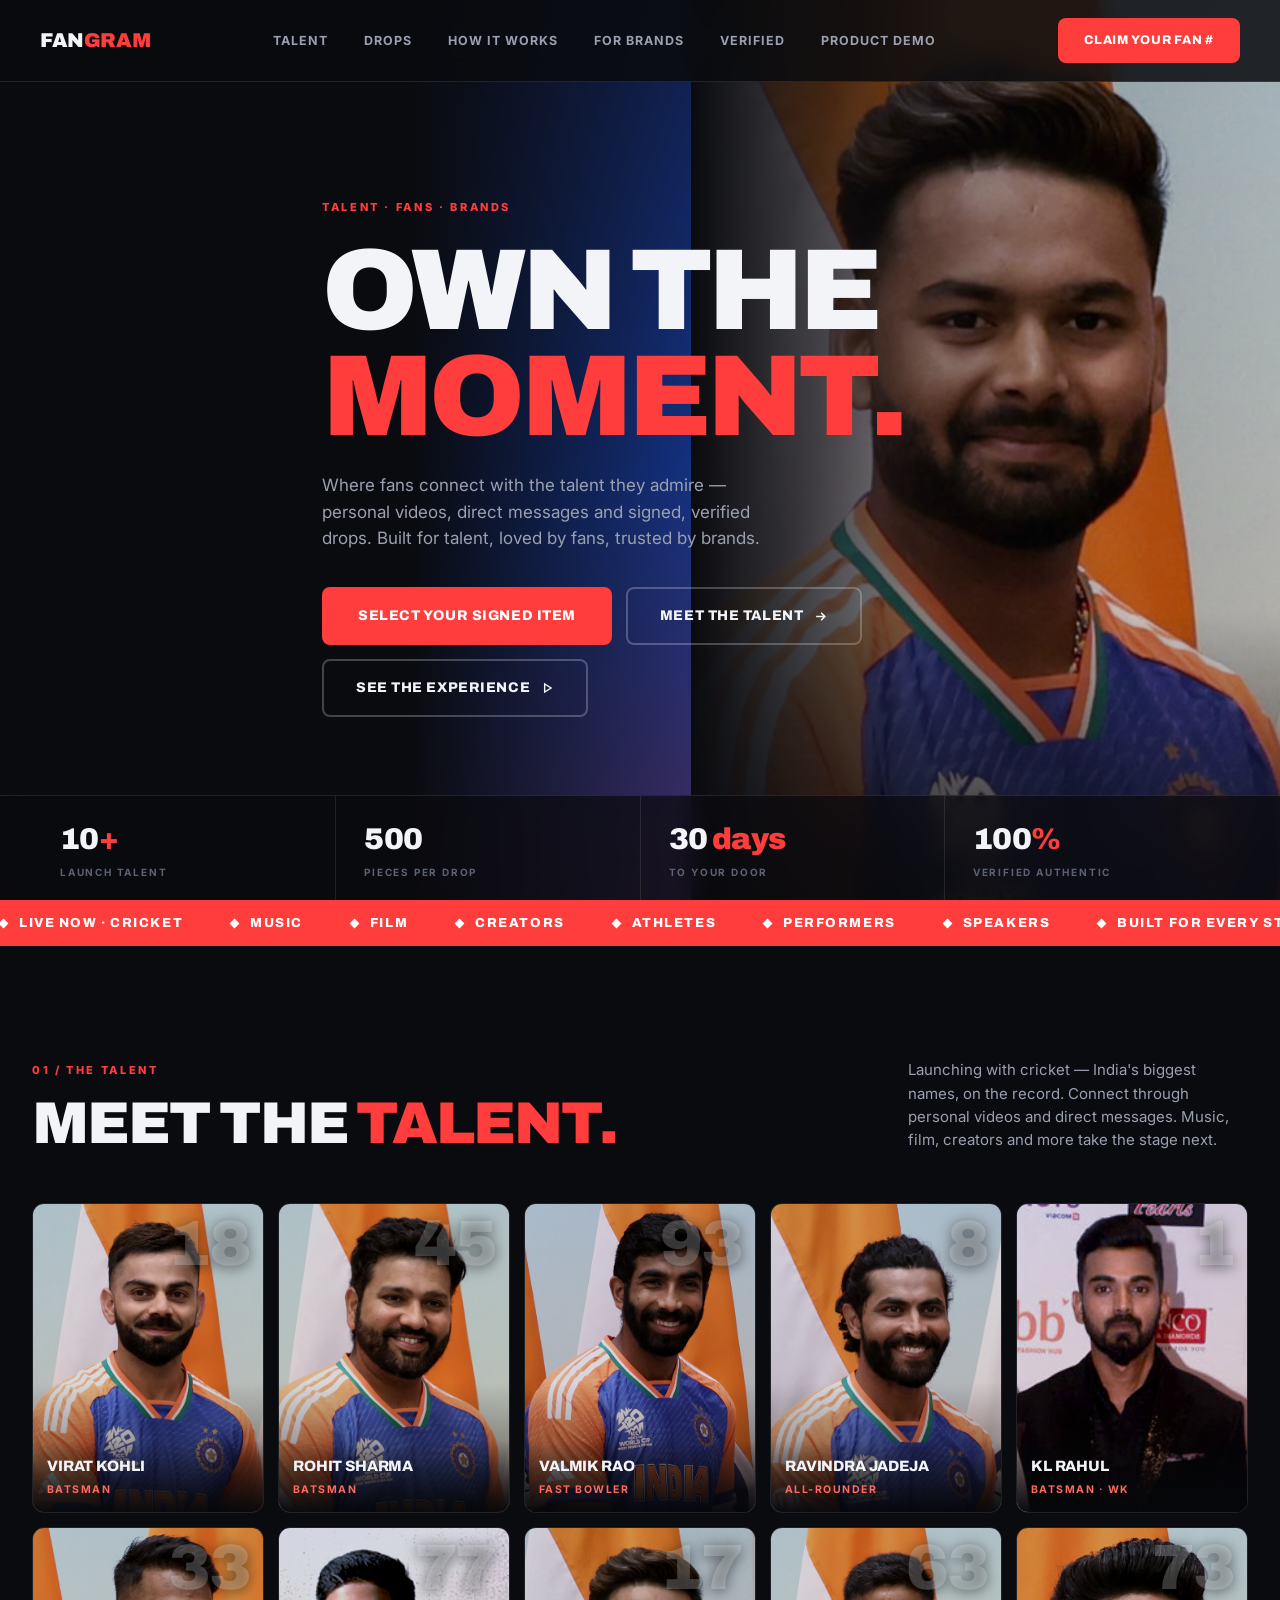
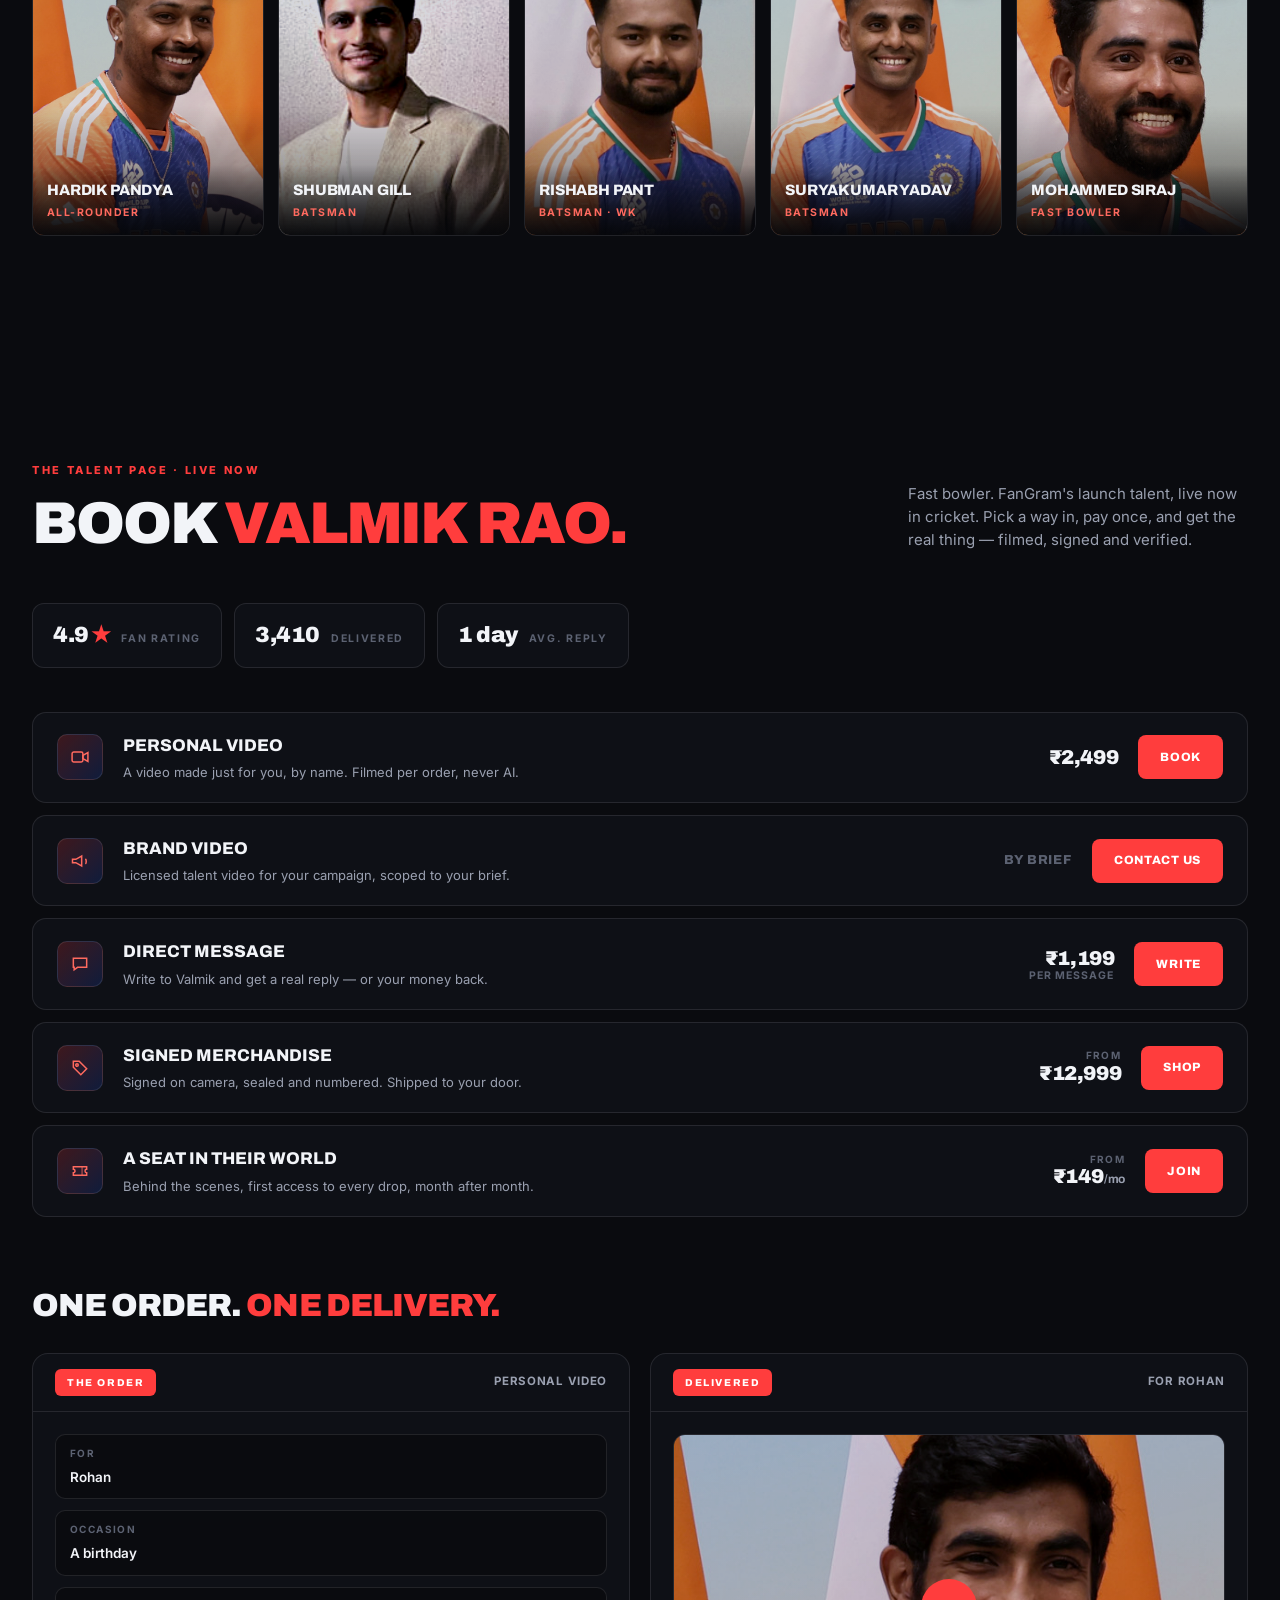
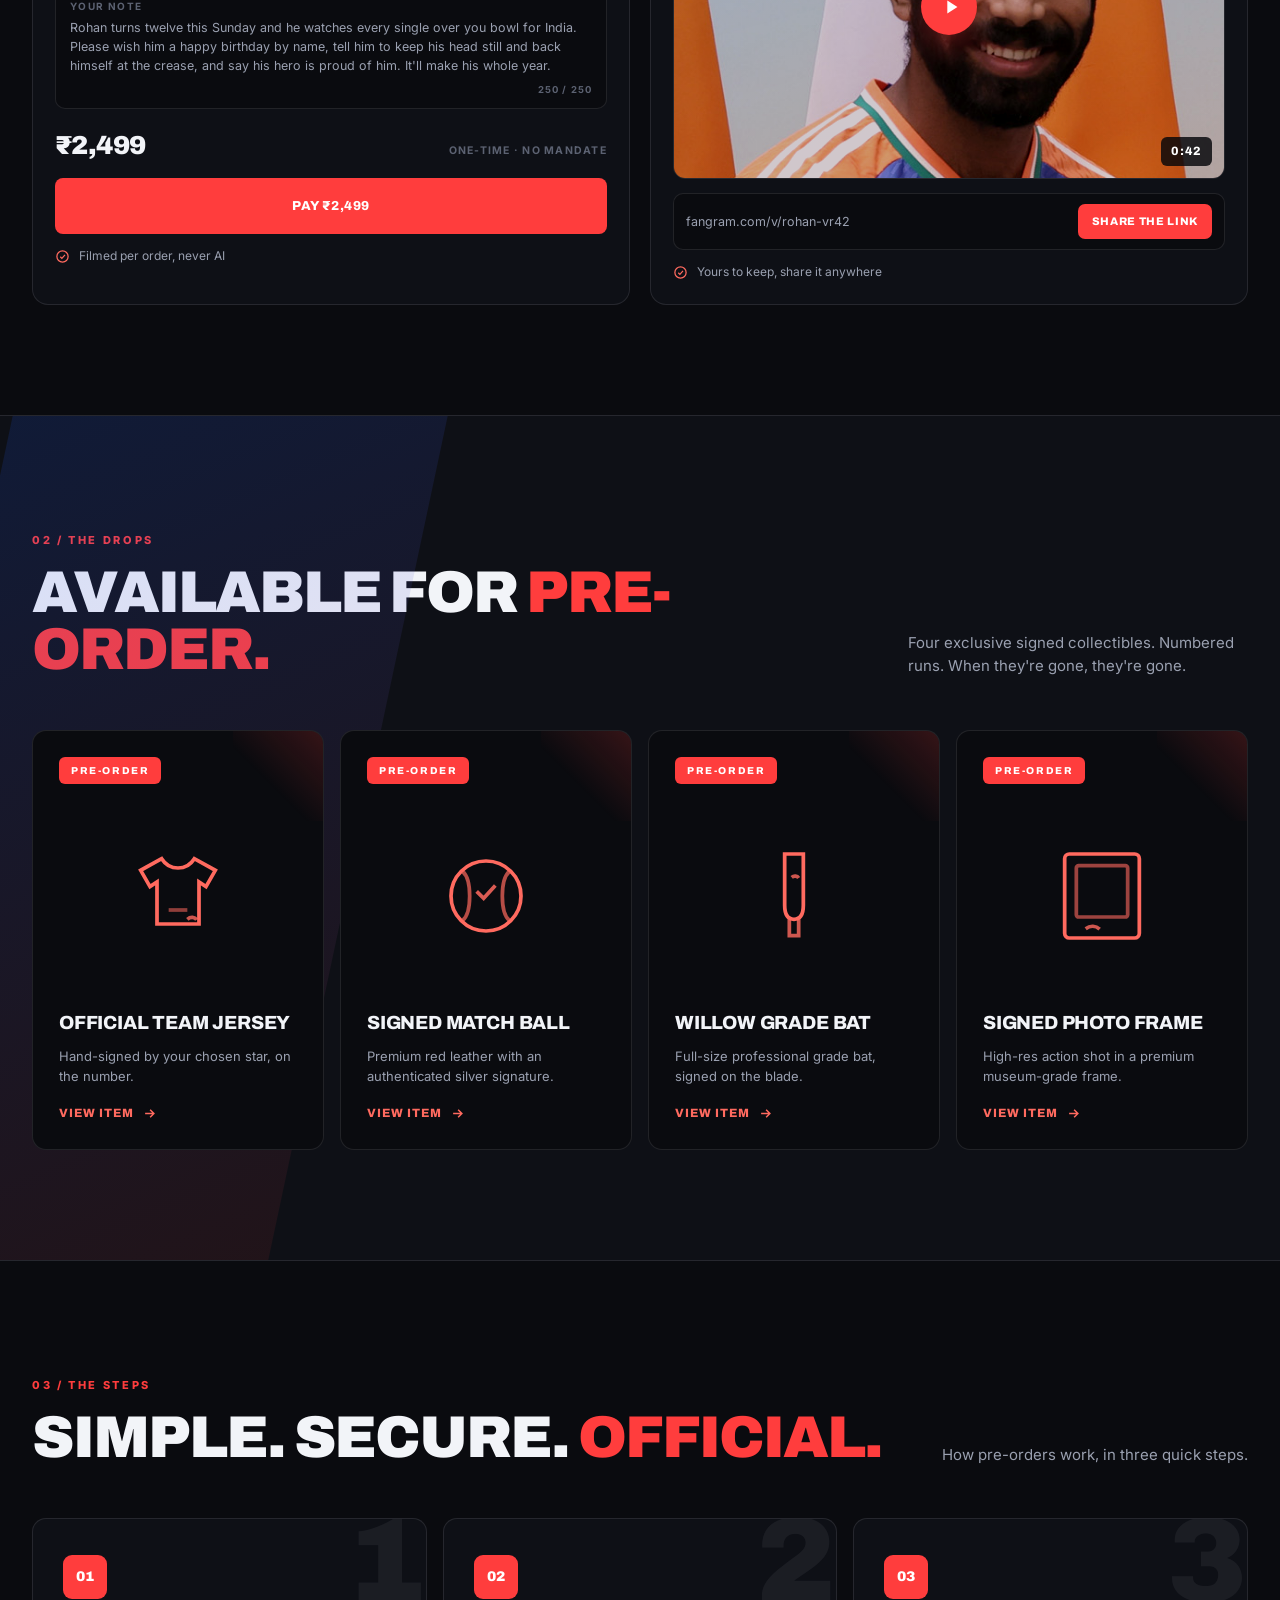
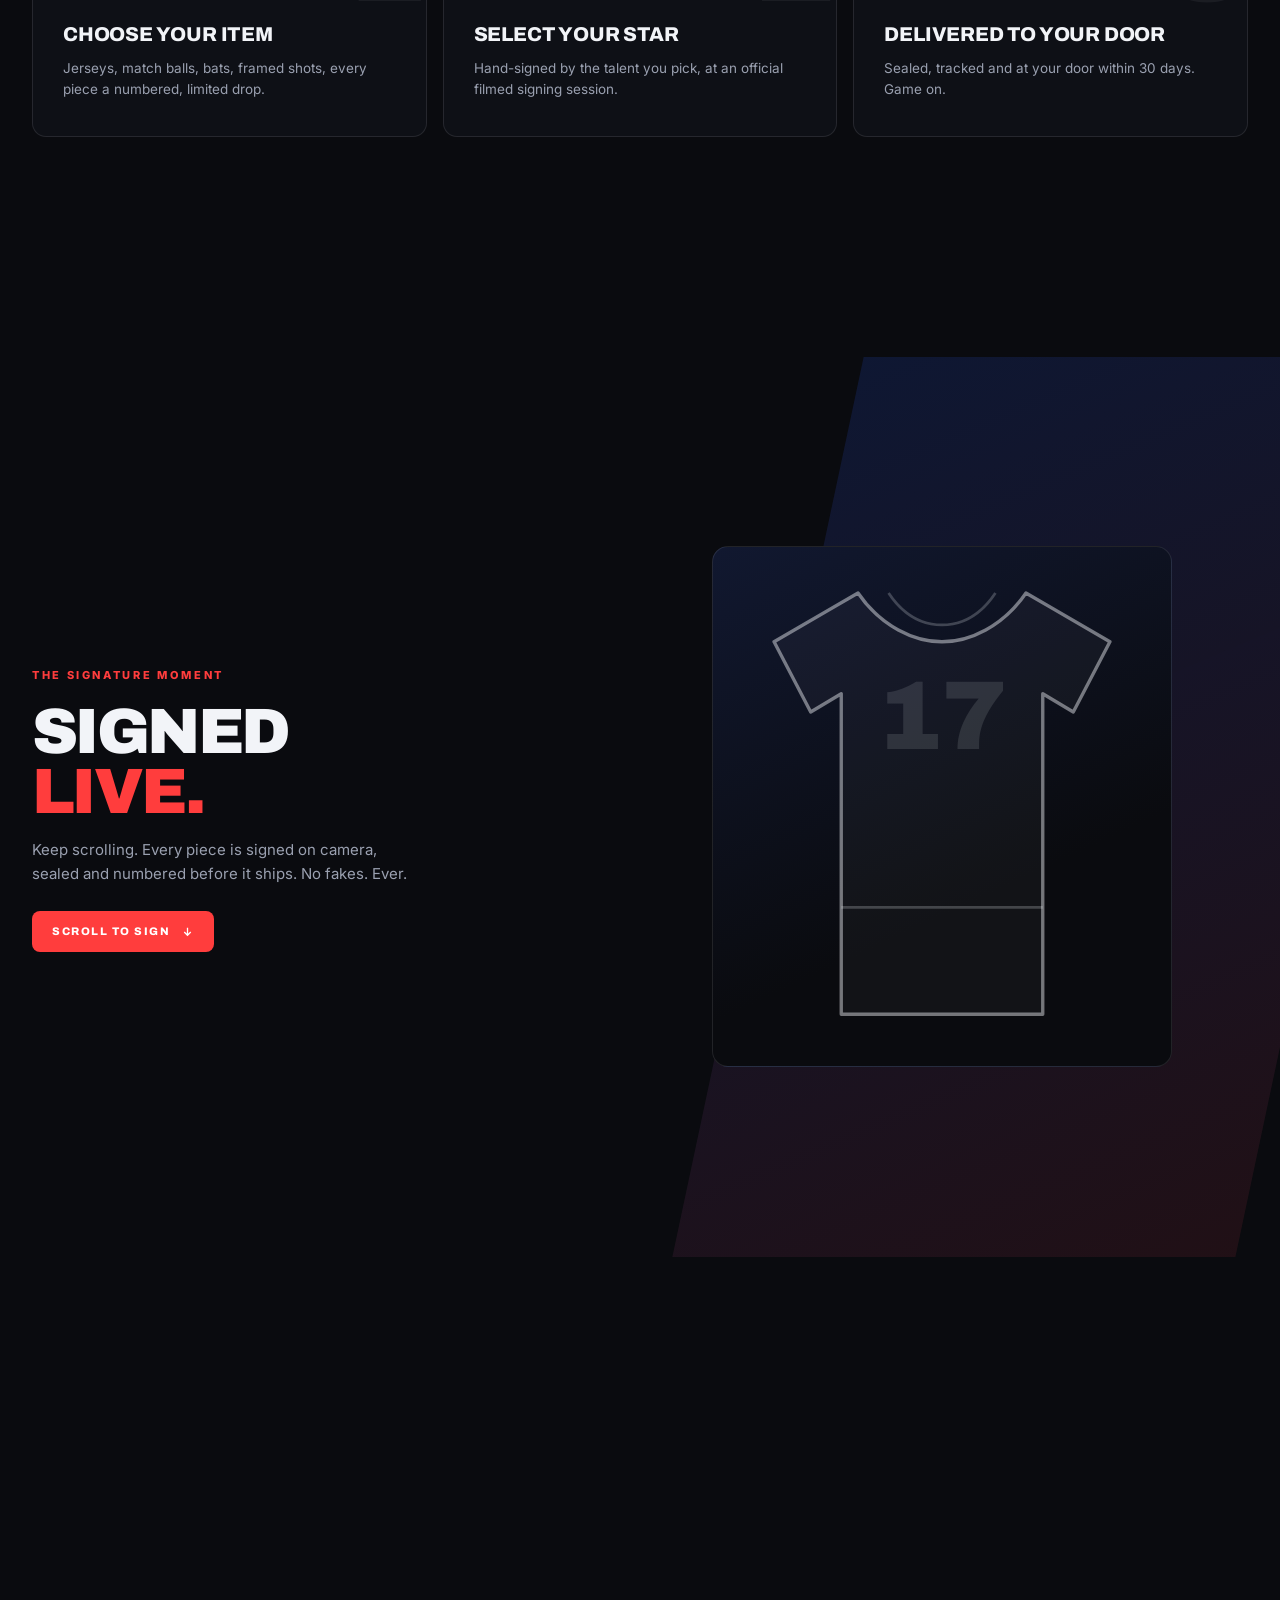
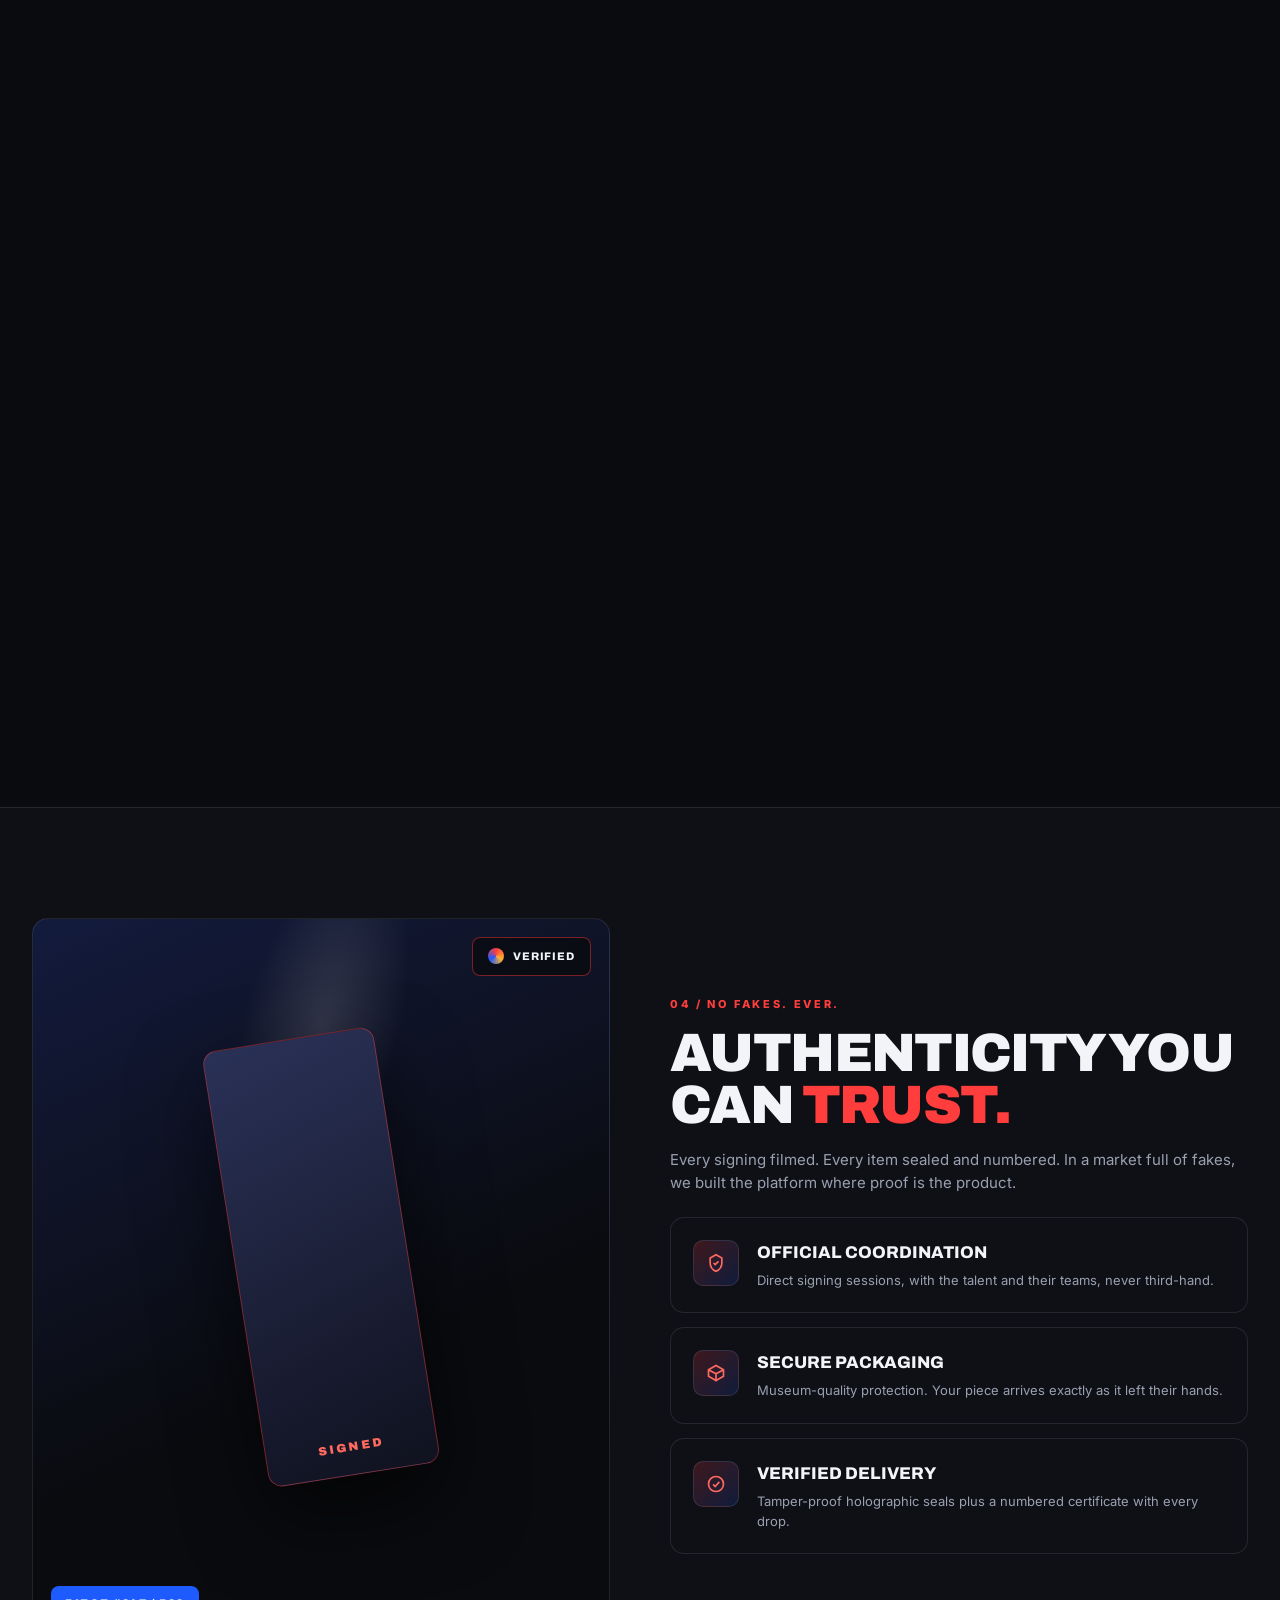
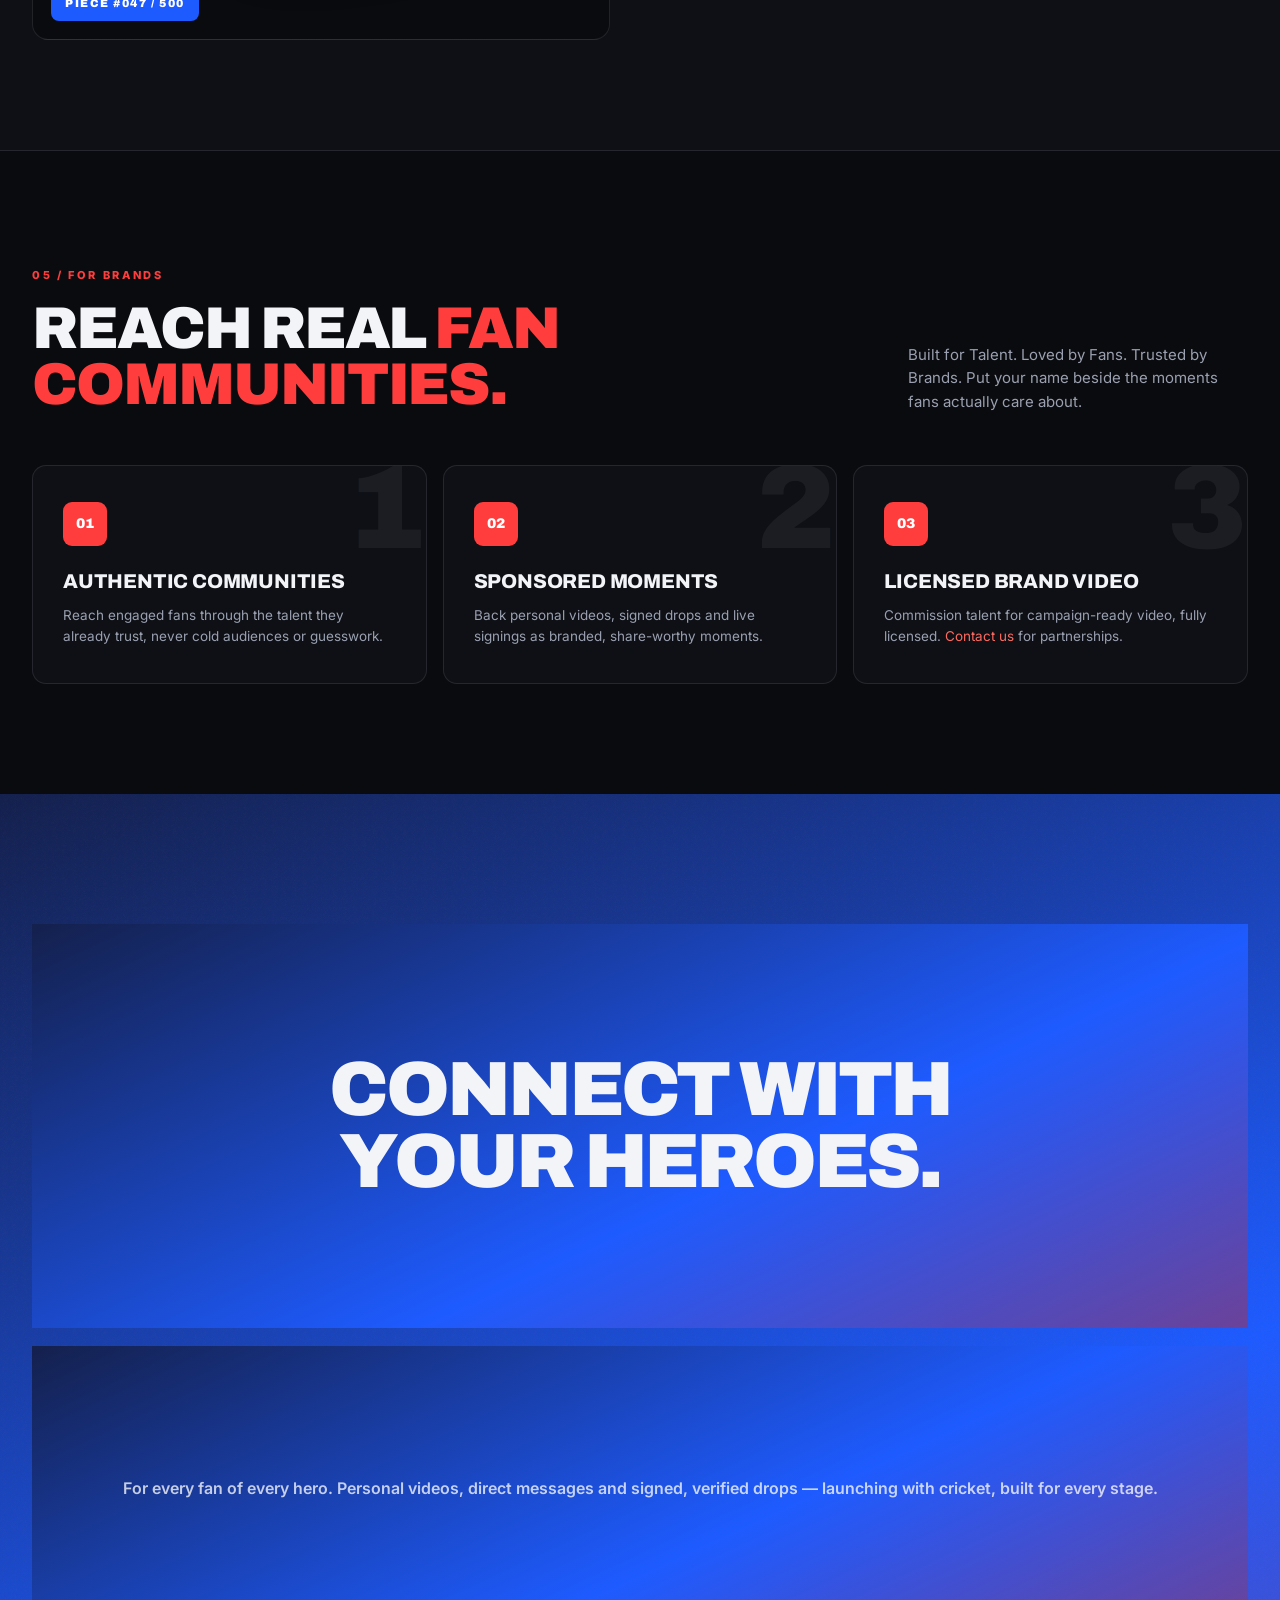
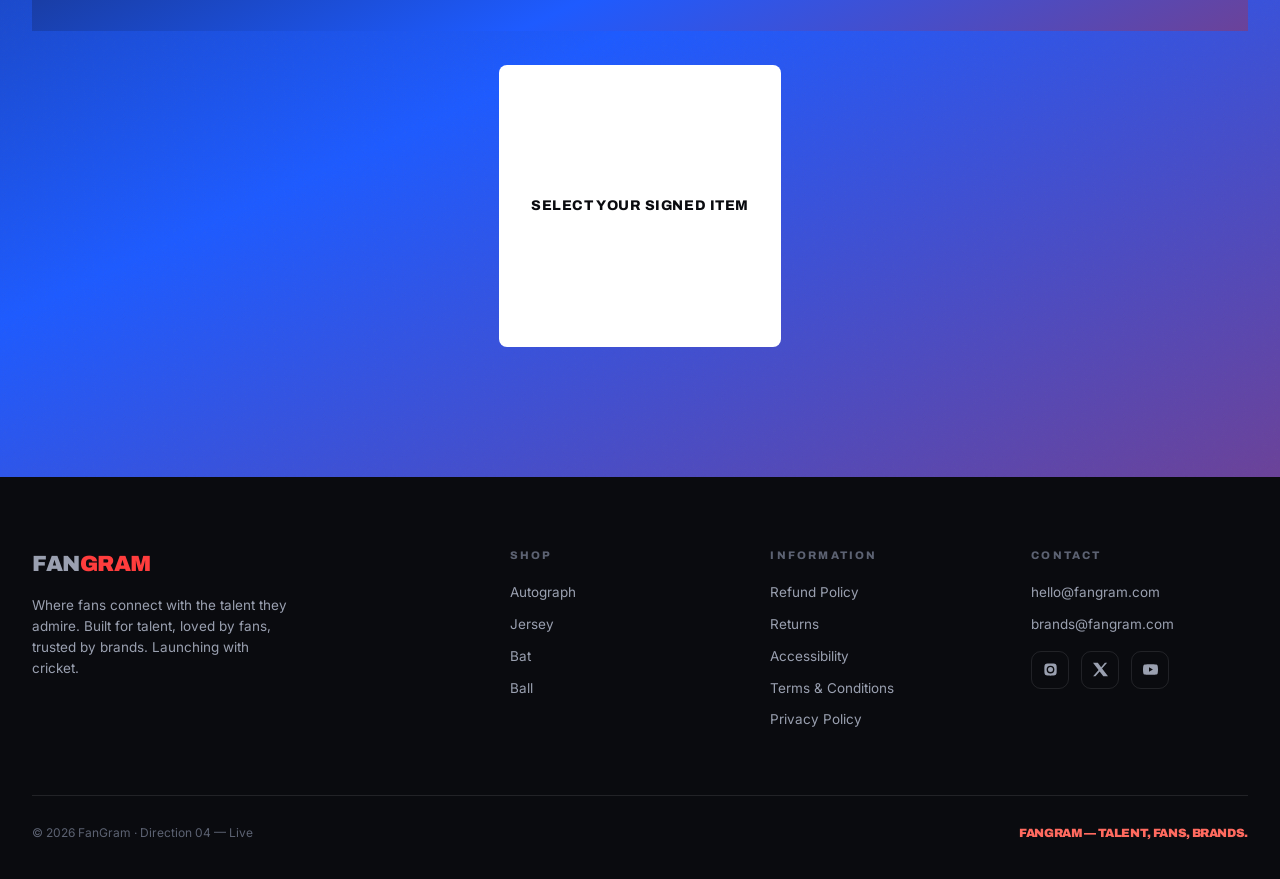
<file: live.html>
<!doctype html>
<html lang="en">
<head>
<meta charset="utf-8">
<meta http-equiv="Cache-Control" content="no-cache, no-store, must-revalidate"><meta http-equiv="Pragma" content="no-cache"><meta http-equiv="Expires" content="0">
<meta name="viewport" content="width=device-width, initial-scale=1">
<title>FanGram — Live</title>
<link rel="preconnect" href="https://fonts.googleapis.com">
<link href="https://fonts.googleapis.com/css2?family=Archivo:wght@600;700;800;900&family=Inter:wght@400;500;600;700;800&display=swap" rel="stylesheet">
<style>
:root{
  --bg:#0a0b0f; --bg2:#0e1016; --ink:#f2f4f8; --mut:#9aa0b0; --faint:#5c6272;
  --red:#ff3d3d; --red2:#ff6a5f; --blue:#1e5bff; --line:rgba(242,244,248,.1);
}
*{box-sizing:border-box;margin:0;padding:0}
html{scroll-behavior:smooth}
body{font-family:'Inter',sans-serif;background:var(--bg);color:var(--ink);line-height:1.55;overflow-x:hidden;-webkit-font-smoothing:antialiased}
::selection{background:var(--red);color:#fff}
.disp{font-family:'Archivo',sans-serif;font-weight:900;text-transform:uppercase;letter-spacing:-.03em}
a{color:inherit;text-decoration:none}
svg{display:block}
.wrap{max-width:1280px;margin:0 auto;padding:0 32px}
.kick{font-size:11px;font-weight:800;letter-spacing:.24em;text-transform:uppercase;color:var(--red)}
.rev{opacity:0;transform:translateY(30px);transition:opacity .7s cubic-bezier(.2,.6,.2,1),transform .7s cubic-bezier(.2,.6,.2,1)}
.rev.in{opacity:1;transform:none}
@media (prefers-reduced-motion:reduce){.rev{opacity:1;transform:none;transition:none}.tick-track{animation:none!important}}

/* NAV */
nav{position:fixed;top:0;left:0;right:0;z-index:50;display:flex;align-items:center;justify-content:space-between;padding:18px 40px;background:rgba(10,11,15,.85);backdrop-filter:blur(14px);border-bottom:1px solid var(--line)}
.logo{font-family:'Archivo';font-weight:900;font-size:20px;letter-spacing:-.02em;text-transform:uppercase}
.logo span{color:var(--red)}
.nl{display:flex;gap:32px;font-size:12.5px;font-weight:700;letter-spacing:.08em;text-transform:uppercase;color:var(--mut)}
.nl a{transition:color .2s;cursor:pointer;padding:6px 2px}
.nl a:hover{color:var(--red2)}
.ncta{font-family:'Archivo';font-weight:800;font-size:12.5px;letter-spacing:.06em;text-transform:uppercase;color:#fff;background:var(--red);padding:13px 26px;border-radius:8px;transition:background .2s,transform .15s;cursor:pointer;min-height:44px;display:inline-flex;align-items:center}
.ncta:hover{background:#ff5252}
@media(max-width:900px){.nl{display:none}}

/* HERO */
.hero{min-height:100vh;display:flex;align-items:center;position:relative;padding:130px 0 120px;overflow:hidden}
.slash{position:absolute;top:-10%;bottom:-10%;right:30%;width:52%;background:linear-gradient(155deg,#14204d,var(--blue) 55%,var(--red) 135%);transform:skewX(-12deg);opacity:.85}
.slash2{position:absolute;top:-10%;bottom:-10%;right:26%;width:2%;background:var(--red);transform:skewX(-12deg);opacity:.9}
.hfade{position:absolute;inset:0;background:linear-gradient(90deg,var(--bg) 32%,rgba(10,11,15,.35) 58%,rgba(10,11,15,.1))}
.hsil{position:absolute;right:0;top:0;bottom:0;width:46%;pointer-events:none;overflow:hidden}
.hsil img{width:100%;height:100%;object-fit:cover;object-position:center 12%;filter:grayscale(.2) contrast(1.18) saturate(1.05) brightness(.92)}
.hsil .tone{position:absolute;inset:0;background:linear-gradient(165deg,rgba(30,91,255,.28),rgba(255,61,61,.22));mix-blend-mode:overlay}
.hsil::after{content:'';position:absolute;inset:0;background:
  linear-gradient(90deg,var(--bg) 0%,rgba(10,11,15,.25) 40%,rgba(10,11,15,0) 70%),
  linear-gradient(0deg,rgba(10,11,15,.7) 4%,rgba(10,11,15,0) 32%)}
.hero-in{position:relative;z-index:2;max-width:700px}
h1{font-family:'Archivo';font-weight:900;font-size:clamp(56px,9vw,124px);line-height:.92;letter-spacing:-.04em;text-transform:uppercase;margin:20px 0 22px}
h1 span{color:var(--red)}
.sub{font-size:17px;color:var(--mut);max-width:440px;margin-bottom:36px}
.btns{display:flex;gap:14px;flex-wrap:wrap}
.b1{font-family:'Archivo';font-weight:800;font-size:14px;letter-spacing:.04em;text-transform:uppercase;background:var(--red);color:#fff;padding:18px 36px;border-radius:8px;cursor:pointer;min-height:44px;display:inline-flex;align-items:center;transition:background .2s,transform .15s}
.b1:hover{background:#ff5252}
.b2{font-family:'Archivo';font-weight:800;font-size:14px;letter-spacing:.04em;text-transform:uppercase;border:2px solid rgba(242,244,248,.25);color:var(--ink);padding:16px 32px;border-radius:8px;cursor:pointer;min-height:44px;display:inline-flex;align-items:center;gap:10px;transition:border-color .2s}
.b2:hover{border-color:var(--red)}
.hstats{position:absolute;left:0;right:0;bottom:0;z-index:3;border-top:1px solid var(--line);background:rgba(10,11,15,.72);backdrop-filter:blur(10px)}
.hstats .in{display:flex;gap:0}
.hstat{flex:1;padding:20px 28px;border-right:1px solid var(--line)}
.hstat:last-child{border-right:none}
.hstat .n{font-family:'Archivo';font-weight:900;font-size:30px;letter-spacing:-.02em}
.hstat .n em{font-style:normal;color:var(--red)}
.hstat .l{font-size:10px;font-weight:700;letter-spacing:.18em;text-transform:uppercase;color:var(--faint);margin-top:2px}
@media(max-width:760px){.hstat{padding:14px 16px}.hstat .n{font-size:20px}}

/* TICKER */
.tick{background:var(--red);padding:13px 0;overflow:hidden}
.tick-track{display:flex;gap:48px;width:max-content;animation:mq 26s linear infinite}
@keyframes mq{to{transform:translateX(-50%)}}
.tick-track span{font-family:'Archivo';font-weight:800;font-size:13px;letter-spacing:.12em;text-transform:uppercase;color:#fff;white-space:nowrap;display:flex;align-items:center;gap:12px}
.tick-track i{width:7px;height:7px;background:#fff;display:inline-block;transform:rotate(45deg)}

/* SECTIONS */
section{padding:110px 0;position:relative}
.shead{display:flex;align-items:flex-end;justify-content:space-between;gap:32px;margin-bottom:52px}
.shead h2{font-family:'Archivo';font-weight:900;font-size:clamp(34px,4.6vw,60px);letter-spacing:-.035em;line-height:.96;text-transform:uppercase;margin-top:14px}
.shead h2 span{color:var(--red)}
.shead p{color:var(--mut);font-size:15px;max-width:340px}

/* PLAYERS */
.pgrid{display:grid;grid-template-columns:repeat(5,1fr);gap:14px}
@media(max-width:1080px){.pgrid{grid-template-columns:repeat(3,1fr)}}
@media(max-width:640px){.pgrid{grid-template-columns:repeat(2,1fr)}}
.pcard{position:relative;aspect-ratio:3/4;border-radius:12px;overflow:hidden;cursor:pointer;border:1px solid var(--line);transition:transform .25s,border-color .25s}
.pcard:hover{transform:translateY(-5px);border-color:rgba(255,61,61,.5)}
.pcard .fill{position:absolute;inset:0;transition:transform .45s cubic-bezier(.2,.6,.2,1)}
.pcard:hover .fill{transform:scale(1.05)}
.pcard .fill img{width:100%;height:100%;object-fit:cover;object-position:center top;filter:grayscale(.25) contrast(1.16) saturate(1.05) brightness(.85)}
.pcard .tone{position:absolute;inset:0;background:linear-gradient(165deg,rgba(30,91,255,.22),rgba(255,61,61,.16));mix-blend-mode:overlay}
.pcard .tone2{position:absolute;inset:0;background:linear-gradient(0deg,rgba(6,7,10,.6),rgba(6,7,10,0) 42%)}
.pcard .jno{position:absolute;top:8px;right:14px;font-family:'Archivo';font-weight:900;font-size:64px;letter-spacing:-.04em;color:rgba(242,244,248,.22);line-height:1;text-shadow:0 2px 14px rgba(0,0,0,.5)}
.pcard .meta{position:absolute;left:0;right:0;bottom:0;padding:14px;background:linear-gradient(0deg,rgba(6,7,10,.94),rgba(6,7,10,0))}
.pcard .nm{font-family:'Archivo';font-weight:800;font-size:15px;text-transform:uppercase;letter-spacing:-.01em}
.pcard .rl{font-size:10.5px;font-weight:700;color:var(--red2);letter-spacing:.14em;text-transform:uppercase;margin-top:3px}
.pcard .dm{position:absolute;top:12px;left:12px;font-size:9.5px;font-weight:800;letter-spacing:.1em;text-transform:uppercase;color:#fff;background:var(--red);border-radius:6px;padding:6px 10px;opacity:0;transform:translateY(-4px);transition:opacity .25s,transform .25s}
.pcard:hover .dm{opacity:1;transform:none}

/* PRODUCTS */
.prod{background:var(--bg2);border-top:1px solid var(--line);border-bottom:1px solid var(--line);position:relative;overflow:hidden}
.prod .diag{position:absolute;top:0;bottom:0;left:-6%;width:34%;background:linear-gradient(155deg,rgba(30,91,255,.14),rgba(255,61,61,.08));transform:skewX(-12deg);pointer-events:none}
.prgrid{display:grid;grid-template-columns:repeat(4,1fr);gap:16px;position:relative}
@media(max-width:1080px){.prgrid{grid-template-columns:repeat(2,1fr)}}
@media(max-width:560px){.prgrid{grid-template-columns:1fr}}
.prcard{border:1px solid var(--line);border-radius:14px;padding:26px;background:var(--bg);display:flex;flex-direction:column;min-height:420px;cursor:pointer;position:relative;overflow:hidden;transition:transform .25s,border-color .25s,box-shadow .25s}
.prcard:hover{transform:translateY(-6px);border-color:rgba(255,61,61,.55);box-shadow:0 22px 50px -20px rgba(255,61,61,.35)}
.prcard .corner{position:absolute;top:0;right:0;width:90px;height:90px;background:linear-gradient(225deg,rgba(255,61,61,.18),transparent 60%)}
.tagpre{font-family:'Archivo';font-size:10px;font-weight:800;letter-spacing:.16em;text-transform:uppercase;color:#fff;background:var(--red);border-radius:6px;padding:6px 12px;align-self:flex-start}
.prfig{flex:1;display:flex;align-items:center;justify-content:center;padding:24px 0}
.prfig svg{width:112px;height:112px;stroke:var(--red2);transition:transform .35s}
.prcard:hover .prfig svg{transform:translateY(-6px) rotate(-3deg)}
.prcard h3{font-family:'Archivo';font-weight:800;font-size:19px;text-transform:uppercase;letter-spacing:-.01em;margin-bottom:8px}
.prcard p{font-size:13px;color:var(--mut);margin-bottom:18px}
.prlink{font-family:'Archivo';font-size:12px;font-weight:800;letter-spacing:.08em;text-transform:uppercase;color:var(--red2);display:inline-flex;align-items:center;gap:8px}
.prlink svg{width:15px;height:15px;stroke:currentColor;transition:transform .2s}
.prcard:hover .prlink svg{transform:translateX(5px)}

/* PROCESS */
.steps{display:grid;grid-template-columns:repeat(3,1fr);gap:16px}
@media(max-width:860px){.steps{grid-template-columns:1fr}}
.step{border:1px solid var(--line);border-radius:14px;padding:36px 30px;background:var(--bg2);position:relative;overflow:hidden;transition:border-color .25s,transform .25s;cursor:default}
.step:hover{border-color:rgba(255,61,61,.5);transform:translateY(-4px)}
.step .big{position:absolute;top:-18px;right:6px;font-family:'Archivo';font-weight:900;font-size:120px;letter-spacing:-.05em;color:rgba(242,244,248,.06);line-height:1}
.step .n{font-family:'Archivo';font-weight:900;font-size:14px;color:#fff;background:var(--red);width:44px;height:44px;border-radius:9px;display:flex;align-items:center;justify-content:center}
.step h3{font-family:'Archivo';font-weight:800;font-size:20px;text-transform:uppercase;letter-spacing:-.01em;margin:20px 0 8px;position:relative}
.step p{font-size:13.5px;color:var(--mut);position:relative}

/* SIGNING MOMENT (scroll-scrubbed) */
.sign{height:240vh;position:relative}
.sign-pin{position:sticky;top:0;height:100vh;display:flex;align-items:center;overflow:hidden}
.sign-pin::before{content:'';position:absolute;top:-10%;bottom:-10%;right:-4%;width:44%;background:linear-gradient(155deg,rgba(30,91,255,.16),rgba(255,61,61,.1));transform:skewX(-12deg)}
.sign-grid{display:grid;grid-template-columns:1fr 1.1fr;gap:48px;align-items:center;width:100%;position:relative}
@media(max-width:900px){.sign-grid{grid-template-columns:1fr;gap:8px}}
.sign-copy h2{font-family:'Archivo',sans-serif;font-weight:900;font-size:clamp(36px,5vw,64px);letter-spacing:-.04em;line-height:.94;text-transform:uppercase;margin:16px 0 16px}
.sign-copy h2 span{color:var(--red)}
.sign-copy p{color:var(--mut);font-size:15px;max-width:380px}
.sign-hint{margin-top:26px;display:inline-flex;align-items:center;gap:10px;font-family:'Archivo';font-size:11px;font-weight:800;letter-spacing:.14em;text-transform:uppercase;color:#fff;background:var(--red);border-radius:8px;padding:12px 20px}
.sign-hint svg{animation:hintY 1.4s ease-in-out infinite}
@keyframes hintY{0%,100%{transform:translateY(0)}50%{transform:translateY(4px)}}
@media (prefers-reduced-motion:reduce){.sign-hint svg{animation:none}}
.sign-stage{position:relative;aspect-ratio:300/340;max-height:70vh;margin:0 auto;width:100%;max-width:460px;border:1px solid var(--line);border-radius:16px;background:linear-gradient(155deg,#111830,#0a0b0f 65%)}
@media(max-width:900px){.sign-stage{max-height:52vh}}
.sign-stage svg{position:absolute;inset:0;width:100%;height:100%}
.jersey path{stroke:rgba(242,244,248,.45);stroke-width:2.2;fill:rgba(242,244,248,.03);stroke-linejoin:round}
.jersey .thin{stroke:rgba(242,244,248,.22);fill:none;stroke-width:1.8}
.jersey text{fill:rgba(242,244,248,.12);font-family:'Archivo',sans-serif;font-weight:900;font-size:64px}
.sig path{stroke:var(--red);stroke-width:4.6;fill:none;stroke-linecap:round;stroke-linejoin:round;filter:drop-shadow(0 0 7px rgba(255,61,61,.6))}
.sig circle{fill:#ffd7d7;opacity:0;filter:drop-shadow(0 0 9px var(--red))}
.sigseal{position:absolute;right:4%;bottom:5%;display:flex;align-items:center;gap:9px;border-radius:10px;padding:11px 16px;background:var(--red);font-family:'Archivo';font-size:11px;font-weight:900;letter-spacing:.1em;text-transform:uppercase;color:#fff;opacity:0;transform:scale(.7) rotate(-6deg);transition:opacity .4s,transform .4s cubic-bezier(.2,1.4,.4,1);box-shadow:0 14px 34px -10px rgba(255,61,61,.55)}
.sigseal.on{opacity:1;transform:none}

/* TRUST */
.trust{display:grid;grid-template-columns:1fr 1fr;gap:60px;align-items:center}
@media(max-width:960px){.trust{grid-template-columns:1fr}}
.tstage{position:relative;aspect-ratio:4/5;border-radius:16px;border:1px solid var(--line);overflow:hidden;background:
  linear-gradient(155deg,#131b3d 0%,#0a0b0f 60%)}
.tstage .flash{position:absolute;top:-20%;left:30%;width:40%;height:70%;background:radial-gradient(50% 50% at 50% 50%,rgba(255,255,255,.14),transparent 70%);transform:skewX(-12deg)}
.tstage .item{position:absolute;left:50%;top:47%;transform:translate(-50%,-50%) rotate(-9deg);width:30%;aspect-ratio:1/2.55;border-radius:14px;background:linear-gradient(160deg,#2a3157,#10121f);border:1px solid rgba(255,61,61,.4);box-shadow:0 36px 80px rgba(0,0,0,.6)}
.tstage .item::after{content:'SIGNED';position:absolute;bottom:18px;left:0;right:0;text-align:center;font-family:'Archivo';font-weight:900;color:var(--red2);font-size:12px;letter-spacing:.22em}
.tstage .sealtag{position:absolute;top:18px;right:18px;display:flex;align-items:center;gap:9px;border-radius:8px;padding:10px 15px;font-family:'Archivo';font-size:11px;font-weight:800;letter-spacing:.08em;text-transform:uppercase;background:rgba(10,11,15,.75);border:1px solid rgba(255,61,61,.45);backdrop-filter:blur(8px)}
.tstage .sealtag .dot{width:16px;height:16px;border-radius:50%;background:conic-gradient(var(--red),#ffb02e,var(--blue),var(--red))}
.tstage .stamp{position:absolute;left:18px;bottom:18px;font-family:'Archivo';font-weight:900;font-size:11px;letter-spacing:.14em;text-transform:uppercase;color:#fff;background:var(--blue);border-radius:8px;padding:9px 14px}
.tfeat{display:flex;gap:18px;padding:22px;border:1px solid var(--line);border-radius:14px;margin-bottom:14px;background:var(--bg2);transition:border-color .25s;cursor:default}
.tfeat:hover{border-color:rgba(255,61,61,.5)}
.tfeat .ic{width:46px;height:46px;flex:none;border-radius:10px;background:linear-gradient(135deg,rgba(255,61,61,.2),rgba(30,91,255,.16));border:1px solid var(--line);display:flex;align-items:center;justify-content:center}
.tfeat .ic svg{width:20px;height:20px;stroke:var(--red2)}
.tfeat h3{font-family:'Archivo';font-weight:800;font-size:17px;text-transform:uppercase;letter-spacing:0;margin-bottom:4px}
.tfeat p{font-size:13px;color:var(--mut)}

/* TALENT PAGE */
.tstrip{display:flex;flex-wrap:wrap;gap:12px;margin-bottom:44px}
.tstrip .ti{display:flex;align-items:baseline;gap:11px;border:1px solid var(--line);border-radius:12px;padding:14px 20px;background:var(--bg2)}
.tstrip .ti b{font-family:'Archivo';font-weight:900;font-size:22px;letter-spacing:-.02em;color:var(--ink)}
.tstrip .ti b em{font-style:normal;color:var(--red);margin-left:2px}
.tstrip .ti span{font-size:10.5px;font-weight:700;letter-spacing:.16em;text-transform:uppercase;color:var(--faint)}
.menu{margin-bottom:64px}
.mrow{display:flex;align-items:center;gap:20px;padding:20px 24px;border:1px solid var(--line);border-radius:14px;margin-bottom:12px;background:var(--bg2);transition:border-color .25s,transform .25s}
.mrow:hover{border-color:rgba(255,61,61,.5);transform:translateY(-3px)}
.mrow .ic{width:46px;height:46px;flex:none;border-radius:10px;background:linear-gradient(135deg,rgba(255,61,61,.2),rgba(30,91,255,.16));border:1px solid var(--line);display:flex;align-items:center;justify-content:center}
.mrow .ic svg{width:20px;height:20px;stroke:var(--red2);fill:none}
.mrow .mbody{flex:1;min-width:0}
.mrow .mbody h3{font-family:'Archivo';font-weight:800;font-size:17px;text-transform:uppercase;letter-spacing:0;margin-bottom:3px}
.mrow .mbody p{font-size:13px;color:var(--mut)}
.mrow .mprice{display:flex;flex-direction:column;align-items:flex-end;text-align:right;flex:none;line-height:1.15}
.mrow .mprice .from{font-size:10px;font-weight:700;letter-spacing:.14em;text-transform:uppercase;color:var(--faint)}
.mrow .mprice .amt{font-family:'Archivo';font-weight:900;font-size:20px;letter-spacing:-.02em;color:var(--ink);white-space:nowrap}
.mrow .mprice .amt i{font-style:normal;font-size:12px;font-weight:700;color:var(--mut);margin-left:1px}
.mrow .mprice .per{font-size:10.5px;font-weight:700;letter-spacing:.1em;text-transform:uppercase;color:var(--faint)}
.mrow .mprice .brief{font-family:'Archivo';font-weight:800;font-size:13px;letter-spacing:.06em;text-transform:uppercase;color:var(--faint)}
.mcta{flex:none;font-family:'Archivo';font-weight:800;font-size:12px;letter-spacing:.06em;text-transform:uppercase;color:#fff;background:var(--red);padding:12px 22px;border-radius:8px;min-height:44px;display:inline-flex;align-items:center;transition:background .2s,transform .15s;cursor:pointer;white-space:nowrap}
.mcta:hover{background:#ff5252}
@media(max-width:640px){
  .mrow{flex-wrap:wrap}
  .mrow .mbody{flex:1 1 calc(100% - 66px)}
  .mrow .mprice{order:3;align-items:flex-start;text-align:left;margin-left:66px}
  .mcta{order:4;margin-left:auto}
}
.moments{display:grid;grid-template-columns:1fr 1fr;gap:20px}
@media(max-width:820px){.moments{grid-template-columns:1fr}}
.moment{border:1px solid var(--line);border-radius:16px;background:var(--bg2);overflow:hidden;transition:border-color .25s}
.moment:hover{border-color:rgba(255,61,61,.4)}
.moment .mhd{display:flex;align-items:center;justify-content:space-between;gap:12px;padding:15px 22px;border-bottom:1px solid var(--line)}
.moment .mhd .tag{font-family:'Archivo';font-size:10px;font-weight:800;letter-spacing:.16em;text-transform:uppercase;color:#fff;background:var(--red);border-radius:6px;padding:6px 12px}
.moment .mhd .who{font-size:11.5px;font-weight:700;letter-spacing:.06em;text-transform:uppercase;color:var(--mut)}
.moment .mbd{padding:22px}
.ord-field{border:1px solid var(--line);border-radius:10px;background:var(--bg);padding:11px 14px;margin-bottom:11px}
.ord-field .lab{font-size:10px;font-weight:700;letter-spacing:.14em;text-transform:uppercase;color:var(--faint);margin-bottom:5px}
.ord-field .val{font-size:13.5px;color:var(--ink);font-weight:600}
.ord-field .ord-note{font-size:12.5px;color:var(--mut);line-height:1.5}
.ord-field .ord-count{font-size:9.5px;font-weight:700;letter-spacing:.12em;text-transform:uppercase;color:var(--faint);text-align:right;margin-top:7px}
.ord-pay{display:flex;align-items:baseline;justify-content:space-between;gap:12px;margin:16px 0 12px}
.ord-pay .amt{font-family:'Archivo';font-weight:900;font-size:26px;letter-spacing:-.02em}
.ord-pay .note{font-size:10.5px;font-weight:700;letter-spacing:.12em;text-transform:uppercase;color:var(--faint)}
.paybtn{width:100%;justify-content:center;font-size:13px}
.guar{display:flex;align-items:center;gap:9px;font-size:12px;color:var(--mut);margin-top:13px}
.guar svg{width:15px;height:15px;stroke:var(--red2);fill:none;flex:none}
.vid{position:relative;aspect-ratio:16/10;border-radius:12px;overflow:hidden;border:1px solid var(--line);margin-bottom:14px}
.vid img{width:100%;height:100%;object-fit:cover;object-position:center 15%;filter:grayscale(.2) contrast(1.15) saturate(1.05) brightness(.8)}
.vid .tone{position:absolute;inset:0;background:linear-gradient(165deg,rgba(30,91,255,.24),rgba(255,61,61,.18));mix-blend-mode:overlay}
.vid .play{position:absolute;left:50%;top:50%;transform:translate(-50%,-50%);width:56px;height:56px;border-radius:50%;background:var(--red);display:flex;align-items:center;justify-content:center;box-shadow:0 14px 34px -8px rgba(255,61,61,.6)}
.vid .play svg{width:22px;height:22px;fill:#fff;margin-left:3px}
.vid .dur{position:absolute;right:12px;bottom:12px;font-family:'Archivo';font-weight:800;font-size:12px;letter-spacing:.06em;color:#fff;background:rgba(6,7,10,.82);border-radius:6px;padding:5px 10px}
.share{display:flex;align-items:center;gap:10px;border:1px solid var(--line);border-radius:10px;background:var(--bg);padding:10px 12px}
.share .url{flex:1;min-width:0;font-size:12.5px;color:var(--mut);overflow:hidden;text-overflow:ellipsis;white-space:nowrap}
.share .cp{font-family:'Archivo';font-weight:800;font-size:11px;letter-spacing:.06em;text-transform:uppercase;color:#fff;background:var(--red);border-radius:7px;padding:9px 14px;cursor:pointer;flex:none}

/* CTA */
.cta{padding:0;position:relative;overflow:hidden}
.cta .in{position:relative;padding:130px 32px;text-align:center;background:linear-gradient(155deg,#14204d,var(--blue) 60%,#c22626 145%)}
.cta .noise{position:absolute;inset:0;opacity:.12;background-image:url("data:image/svg+xml,%3Csvg xmlns='http://www.w3.org/2000/svg' width='100' height='100'%3E%3Cfilter id='n'%3E%3CfeTurbulence baseFrequency='.9'/%3E%3C/filter%3E%3Crect width='100' height='100' filter='url(%23n)' opacity='.5'/%3E%3C/svg%3E")}
.cta h2{font-family:'Archivo';font-weight:900;font-size:clamp(40px,6vw,84px);letter-spacing:-.04em;line-height:.94;text-transform:uppercase;position:relative}
.cta p{color:rgba(255,255,255,.75);margin:18px 0 34px;position:relative;font-weight:600}
.cta .b1{background:#fff;color:#0a0b0f;position:relative}
.cta .b1:hover{background:#ffe9e9}

/* FOOTER */
footer{padding:70px 0 36px;background:var(--bg)}
.fgrid{display:grid;grid-template-columns:2fr 1fr 1fr 1fr;gap:44px;margin-bottom:54px}
@media(max-width:860px){.fgrid{grid-template-columns:1fr 1fr}}
.fgrid h4{font-family:'Archivo';font-size:11px;font-weight:800;letter-spacing:.2em;text-transform:uppercase;color:var(--faint);margin-bottom:18px}
.fgrid a{display:block;font-size:13.5px;color:var(--mut);margin-bottom:11px;transition:color .2s;cursor:pointer}
.fgrid a:hover{color:var(--red2)}
.fgrid .desc{font-size:13.5px;color:var(--mut);max-width:260px;margin-top:14px}
.fbot{display:flex;align-items:center;justify-content:space-between;gap:20px;border-top:1px solid var(--line);padding-top:28px;font-size:12px;color:var(--faint);flex-wrap:wrap}
.socs{display:flex;gap:12px}
.socs a{width:38px;height:38px;border:1px solid var(--line);border-radius:10px;display:flex;align-items:center;justify-content:center;transition:border-color .2s;cursor:pointer}
.socs a:hover{border-color:var(--red)}
.socs svg{width:15px;height:15px;fill:var(--mut)}
</style>
</head>
<body>

<nav aria-label="Main">
  <a class="logo" href="#top">FAN<span>GRAM</span></a>
  <div class="nl"><a href="#players">Talent</a><a href="#products">Drops</a><a href="#process">How it works</a><a href="#brands">For brands</a><a href="#authenticity">Verified</a><a class="fgwt-open" href="#">Product demo</a></div>
  <a class="ncta" href="#products">Claim your Fan #</a>
</nav>

<header class="hero" id="top">
  <div class="slash" aria-hidden="true"></div><div class="slash2" aria-hidden="true"></div>
  <div class="hsil" aria-hidden="true"><img src="assets/players/pant.jpg" alt=""><div class="tone"></div></div>
  <div class="hfade" aria-hidden="true"></div>
  <div class="wrap hero-in">
    <span class="kick rev">Talent · Fans · Brands</span>
    <h1 class="rev">Own the<br><span>moment.</span></h1>
    <p class="sub rev">Where fans connect with the talent they admire — personal videos, direct messages and signed, verified drops. Built for talent, loved by fans, trusted by brands.</p>
    <div class="btns rev">
      <a class="b1" href="#products">Select your signed item</a>
      <a class="b2" href="#players">Meet the talent
        <svg viewBox="0 0 24 24" fill="none" stroke="currentColor" stroke-width="2.4" width="15" height="15"><path d="M5 12h14M13 6l6 6-6 6"/></svg></a>
      <a class="b2 fgwt-open" href="#">See the experience
        <svg viewBox="0 0 24 24" fill="none" stroke="currentColor" stroke-width="2.4" width="14" height="14"><path d="M8 5v14l11-7z"/></svg></a>
    </div>
  </div>
  <div class="hstats">
    <div class="wrap in" style="display:flex">
      <div class="hstat"><div class="n">10<em>+</em></div><div class="l">Launch talent</div></div>
      <div class="hstat"><div class="n">500</div><div class="l">Pieces per drop</div></div>
      <div class="hstat"><div class="n">30<em> days</em></div><div class="l">To your door</div></div>
      <div class="hstat"><div class="n">100<em>%</em></div><div class="l">Verified authentic</div></div>
    </div>
  </div>
</header>

<div class="tick" aria-hidden="true">
  <div class="tick-track">
    <span><i></i>Live now · Cricket</span><span><i></i>Music</span><span><i></i>Film</span><span><i></i>Creators</span><span><i></i>Athletes</span><span><i></i>Performers</span><span><i></i>Speakers</span><span><i></i>Built for every stage</span>
    <span><i></i>Live now · Cricket</span><span><i></i>Music</span><span><i></i>Film</span><span><i></i>Creators</span><span><i></i>Athletes</span><span><i></i>Performers</span><span><i></i>Speakers</span><span><i></i>Built for every stage</span>
  </div>
</div>

<section id="players">
  <div class="wrap">
    <div class="shead rev">
      <div><span class="kick">01 / The talent</span><h2>Meet the <span>talent.</span></h2></div>
      <p>Launching with cricket — India's biggest names, on the record. Connect through personal videos and direct messages. Music, film, creators and more take the stage next.</p>
    </div>
    <div class="pgrid" id="pgrid"></div>
  </div>
</section>

<section id="talent-page">
  <div class="wrap">
    <div class="shead rev">
      <div><span class="kick">The talent page · Live now</span><h2>Book <span>Valmik&nbsp;Rao.</span></h2></div>
      <p>Fast bowler. FanGram's launch talent, live now in cricket. Pick a way in, pay once, and get the real thing — filmed, signed and verified.</p>
    </div>

    <div class="tstrip rev">
      <div class="ti"><b>4.9<em>&#9733;</em></b><span>Fan rating</span></div>
      <div class="ti"><b>3,410</b><span>Delivered</span></div>
      <div class="ti"><b>1 day</b><span>Avg. reply</span></div>
    </div>

    <div class="menu rev">
      <div class="mrow">
        <div class="ic"><svg viewBox="0 0 24 24" fill="none" stroke-width="1.8"><rect x="2.5" y="6" width="13" height="12" rx="2"/><path d="M15.5 10l6-3.3v10.6l-6-3.3z"/></svg></div>
        <div class="mbody"><h3>Personal video</h3><p>A video made just for you, by name. Filmed per order, never AI.</p></div>
        <div class="mprice"><span class="amt">&#8377;2,499</span></div>
        <a class="mcta">Book</a>
      </div>
      <div class="mrow">
        <div class="ic"><svg viewBox="0 0 24 24" fill="none" stroke-width="1.8"><path d="M3 10v4h4l7 4V6l-7 4H3z"/><path d="M18.5 9.5c1.3 1.2 1.3 4.8 0 6"/></svg></div>
        <div class="mbody"><h3>Brand video</h3><p>Licensed talent video for your campaign, scoped to your brief.</p></div>
        <div class="mprice"><span class="brief">By brief</span></div>
        <a class="mcta">Contact us</a>
      </div>
      <div class="mrow">
        <div class="ic"><svg viewBox="0 0 24 24" fill="none" stroke-width="1.8"><path d="M4 5h16v11H9l-4 3v-3H4z"/></svg></div>
        <div class="mbody"><h3>Direct message</h3><p>Write to Valmik and get a real reply — or your money back.</p></div>
        <div class="mprice"><span class="amt">&#8377;1,199</span><span class="per">per message</span></div>
        <a class="mcta">Write</a>
      </div>
      <div class="mrow">
        <div class="ic"><svg viewBox="0 0 24 24" fill="none" stroke-width="1.8"><path d="M4 4h7l9 9-7 7-9-9V4z"/><circle cx="8.4" cy="8.4" r="1.5"/></svg></div>
        <div class="mbody"><h3>Signed merchandise</h3><p>Signed on camera, sealed and numbered. Shipped to your door.</p></div>
        <div class="mprice"><span class="from">From</span><span class="amt">&#8377;12,999</span></div>
        <a class="mcta">Shop</a>
      </div>
      <div class="mrow">
        <div class="ic"><svg viewBox="0 0 24 24" fill="none" stroke-width="1.8"><path d="M4 7h16v3a2 2 0 000 4v3H4v-3a2 2 0 000-4V7z"/><path d="M14.5 7v10" opacity=".55"/></svg></div>
        <div class="mbody"><h3>A seat in their world</h3><p>Behind the scenes, first access to every drop, month after month.</p></div>
        <div class="mprice"><span class="from">From</span><span class="amt">&#8377;149<i>/mo</i></span></div>
        <a class="mcta">Join</a>
      </div>
    </div>

    <h3 class="disp" style="font-size:clamp(22px,3vw,32px);letter-spacing:-.03em;margin:0 0 22px">One order. <span style="color:var(--red)">One delivery.</span></h3>
    <div class="moments">
      <div class="moment rev">
        <div class="mhd"><span class="tag">The order</span><span class="who">Personal video</span></div>
        <div class="mbd">
          <div class="ord-field"><div class="lab">For</div><div class="val">Rohan</div></div>
          <div class="ord-field"><div class="lab">Occasion</div><div class="val">A birthday</div></div>
          <div class="ord-field"><div class="lab">Your note</div><div class="ord-note">Rohan turns twelve this Sunday and he watches every single over you bowl for India. Please wish him a happy birthday by name, tell him to keep his head still and back himself at the crease, and say his hero is proud of him. It'll make his whole year.</div><div class="ord-count">250 / 250</div></div>
          <div class="ord-pay"><span class="amt">&#8377;2,499</span><span class="note">One-time · no mandate</span></div>
          <a class="b1 paybtn">Pay &#8377;2,499</a>
          <div class="guar"><svg viewBox="0 0 24 24" fill="none" stroke-width="2"><circle cx="12" cy="12" r="9"/><path d="M8.5 12.5l2.5 2.5 5-5.5"/></svg>Filmed per order, never AI</div>
        </div>
      </div>
      <div class="moment rev">
        <div class="mhd"><span class="tag">Delivered</span><span class="who">For Rohan</span></div>
        <div class="mbd">
          <div class="vid"><img src="assets/players/bumrah.jpg" alt="Valmik Rao's personal video message for Rohan" loading="lazy"><div class="tone" aria-hidden="true"></div><div class="play" aria-hidden="true"><svg viewBox="0 0 24 24"><path d="M8 5v14l11-7z"/></svg></div><div class="dur">0:42</div></div>
          <div class="share"><span class="url">fangram.com/v/rohan-vr42</span><span class="cp">Share the link</span></div>
          <div class="guar"><svg viewBox="0 0 24 24" fill="none" stroke-width="2"><circle cx="12" cy="12" r="9"/><path d="M8.5 12.5l2.5 2.5 5-5.5"/></svg>Yours to keep, share it anywhere</div>
        </div>
      </div>
    </div>
  </div>
</section>

<section class="prod" id="products">
  <div class="diag" aria-hidden="true"></div>
  <div class="wrap">
    <div class="shead rev">
      <div><span class="kick">02 / The drops</span><h2>Available for <span>pre-order.</span></h2></div>
      <p>Four exclusive signed collectibles. Numbered runs. When they're gone, they're gone.</p>
    </div>
    <div class="prgrid" id="prgrid"></div>
  </div>
</section>

<section id="process">
  <div class="wrap">
    <div class="shead rev">
      <div><span class="kick">03 / The steps</span><h2>Simple. Secure. <span>Official.</span></h2></div>
      <p>How pre-orders work, in three quick steps.</p>
    </div>
    <div class="steps rev">
      <div class="step"><div class="big">1</div><div class="n">01</div><h3>Choose your item</h3><p>Jerseys, match balls, bats, framed shots, every piece a numbered, limited drop.</p></div>
      <div class="step"><div class="big">2</div><div class="n">02</div><h3>Select your star</h3><p>Hand-signed by the talent you pick, at an official filmed signing session.</p></div>
      <div class="step"><div class="big">3</div><div class="n">03</div><h3>Delivered to your door</h3><p>Sealed, tracked and at your door within 30 days. Game on.</p></div>
    </div>
  </div>
</section>

<section class="sign" id="sign">
  <div class="sign-pin">
    <div class="wrap sign-grid">
      <div class="sign-copy">
        <span class="kick">The signature moment</span>
        <h2>Signed<br><span>live.</span></h2>
        <p>Keep scrolling. Every piece is signed on camera, sealed and numbered before it ships. No fakes. Ever.</p>
        <div class="sign-hint" aria-hidden="true">Scroll to sign
          <svg viewBox="0 0 24 24" fill="none" stroke="currentColor" stroke-width="2.4" width="13" height="13"><path d="M12 5v14M6 13l6 6 6-6"/></svg>
        </div>
      </div>
      <div class="sign-stage" role="img" aria-label="A red marker signature draws itself across a team jersey as you scroll, then a verified stamp appears">
        <svg class="jersey" viewBox="0 0 300 340" aria-hidden="true">
          <path d="M95 30 L40 62 L64 108 L84 96 L84 306 L216 306 L216 96 L236 108 L260 62 L205 30 C190 52 168 62 150 62 C132 62 110 52 95 30 Z"/>
          <path class="thin" d="M115 30 C125 45 137 51 150 51 C163 51 175 45 185 30"/>
          <path class="thin" d="M84 236 L216 236"/>
          <text x="150" y="132" text-anchor="middle">17</text>
        </svg>
        <svg class="sig" viewBox="0 0 300 340" aria-hidden="true">
          <path id="sigpath" d="M76 208 C84 168 100 156 105 180 C108 198 96 218 87 210 C102 176 126 158 139 170 C149 179 140 200 131 198 C148 176 168 164 184 172 C198 179 189 202 177 198 C194 180 212 172 231 180 M82 226 C130 242 190 226 238 206"/>
          <circle id="sigpen" r="5" cx="0" cy="0"/>
        </svg>
        <div class="sigseal" id="sigseal">Verified · #047/500</div>
      </div>
    </div>
  </div>
</section>

<section class="prod" id="authenticity">
  <div class="wrap">
    <div class="trust">
      <div class="tstage rev" aria-label="A signed bat with verified seal and piece number">
        <div class="flash" aria-hidden="true"></div>
        <div class="item"></div>
        <div class="sealtag"><span class="dot"></span>Verified</div>
        <div class="stamp">Piece #047 / 500</div>
      </div>
      <div>
        <span class="kick rev">04 / No fakes. Ever.</span>
        <h2 class="disp rev" style="font-size:clamp(32px,4.4vw,54px);line-height:.96;margin:14px 0 16px">Authenticity you can <span style="color:var(--red)">trust.</span></h2>
        <p class="rev" style="color:var(--mut);font-size:15px;margin-bottom:22px">Every signing filmed. Every item sealed and numbered. In a market full of fakes, we built the platform where proof is the product.</p>
        <div class="tfeat rev">
          <div class="ic"><svg viewBox="0 0 24 24" fill="none" stroke-width="2"><path d="M12 2l7 4v6c0 5-3.5 8.5-7 10-3.5-1.5-7-5-7-10V6l7-4z"/><path d="M9 12l2 2 4-4"/></svg></div>
          <div><h3>Official coordination</h3><p>Direct signing sessions, with the talent and their teams, never third-hand.</p></div>
        </div>
        <div class="tfeat rev">
          <div class="ic"><svg viewBox="0 0 24 24" fill="none" stroke-width="2"><path d="M21 8l-9-5-9 5v8l9 5 9-5V8z"/><path d="M3.3 8.3L12 13l8.7-4.7M12 13v9"/></svg></div>
          <div><h3>Secure packaging</h3><p>Museum-quality protection. Your piece arrives exactly as it left their hands.</p></div>
        </div>
        <div class="tfeat rev">
          <div class="ic"><svg viewBox="0 0 24 24" fill="none" stroke-width="2"><circle cx="12" cy="12" r="9"/><path d="M8.5 12.5l2.5 2.5 5-5.5"/></svg></div>
          <div><h3>Verified delivery</h3><p>Tamper-proof holographic seals plus a numbered certificate with every drop.</p></div>
        </div>
      </div>
    </div>
  </div>
</section>

<section id="brands">
  <div class="wrap">
    <div class="shead rev">
      <div><span class="kick">05 / For brands</span><h2>Reach real <span>fan communities.</span></h2></div>
      <p>Built for Talent. Loved by Fans. Trusted by Brands. Put your name beside the moments fans actually care about.</p>
    </div>
    <div class="steps rev">
      <div class="step"><div class="big">1</div><div class="n">01</div><h3>Authentic communities</h3><p>Reach engaged fans through the talent they already trust, never cold audiences or guesswork.</p></div>
      <div class="step"><div class="big">2</div><div class="n">02</div><h3>Sponsored moments</h3><p>Back personal videos, signed drops and live signings as branded, share-worthy moments.</p></div>
      <div class="step"><div class="big">3</div><div class="n">03</div><h3>Licensed brand video</h3><p>Commission talent for campaign-ready video, fully licensed. <a href="mailto:brands@fangram.com" style="color:var(--red2)">Contact us</a> for partnerships.</p></div>
    </div>
  </div>
</section>

<section class="cta">
  <div class="in">
    <div class="noise" aria-hidden="true"></div>
    <h2 class="rev">Connect with<br>your heroes.</h2>
    <p class="rev">For every fan of every hero. Personal videos, direct messages and signed, verified drops — launching with cricket, built for every stage.</p>
    <a class="b1 rev" href="#products" style="display:inline-flex">Select your signed item</a>
  </div>
</section>

<footer>
  <div class="wrap">
    <div class="fgrid">
      <div>
        <a class="logo" href="#top" style="font-size:22px">FAN<span>GRAM</span></a>
        <p class="desc">Where fans connect with the talent they admire. Built for talent, loved by fans, trusted by brands. Launching with cricket.</p>
      </div>
      <div><h4>Shop</h4><a>Autograph</a><a>Jersey</a><a>Bat</a><a>Ball</a></div>
      <div><h4>Information</h4><a>Refund Policy</a><a>Returns</a><a>Accessibility</a><a>Terms &amp; Conditions</a><a>Privacy Policy</a></div>
      <div><h4>Contact</h4><a href="mailto:hello@fangram.com">hello@fangram.com</a><a href="mailto:brands@fangram.com">brands@fangram.com</a>
        <div class="socs" style="margin-top:16px">
          <a aria-label="Instagram"><svg viewBox="0 0 24 24"><path d="M12 2.2c3.2 0 3.6 0 4.9.1 3.3.1 4.8 1.7 4.9 4.9.1 1.3.1 1.6.1 4.8s0 3.6-.1 4.8c-.1 3.2-1.7 4.8-4.9 4.9-1.3.1-1.6.1-4.9.1s-3.6 0-4.8-.1c-3.3-.1-4.8-1.7-4.9-4.9-.1-1.3-.1-1.6-.1-4.8s0-3.6.1-4.8C2.4 4 4 2.4 7.2 2.3 8.4 2.2 8.8 2.2 12 2.2zm0 3.6a6.2 6.2 0 100 12.4 6.2 6.2 0 000-12.4zm0 10.2a4 4 0 110-8 4 4 0 010 8zm6.4-10.4a1.44 1.44 0 11-2.9 0 1.44 1.44 0 012.9 0z"/></svg></a>
          <a aria-label="X"><svg viewBox="0 0 24 24"><path d="M18.9 1.2h3.7l-8.1 9.3L24 22.8h-7.5l-5.9-7.7-6.7 7.7H.2l8.7-9.9L0 1.2h7.7l5.3 7 6-7z"/></svg></a>
          <a aria-label="YouTube"><svg viewBox="0 0 24 24"><path d="M23.5 6.2a3 3 0 00-2.1-2.2C19.5 3.5 12 3.5 12 3.5s-7.5 0-9.4.5A3 3 0 00.5 6.2 31.6 31.6 0 000 12a31.6 31.6 0 00.5 5.8 3 3 0 002.1 2.2c1.9.5 9.4.5 9.4.5s7.5 0 9.4-.5a3 3 0 002.1-2.2A31.6 31.6 0 0024 12a31.6 31.6 0 00-.5-5.8zM9.6 15.6V8.4L15.8 12l-6.2 3.6z"/></svg></a>
        </div>
      </div>
    </div>
    <div class="fbot"><span>© 2026 FanGram · Direction 04 — Live</span><span class="disp" style="font-size:12px;color:var(--red2)">FanGram — talent, fans, brands.</span></div>
  </div>
</footer>

<script>
const players=[["Virat Kohli","Batsman",18,"kohli"],["Rohit Sharma","Batsman",45,"sharma"],["Valmik Rao","Fast bowler",93,"bumrah"],["Ravindra Jadeja","All-rounder",8,"jadeja"],["KL Rahul","Batsman · WK",1,"rahul"],["Hardik Pandya","All-rounder",33,"pandya"],["Shubman Gill","Batsman",77,"gill"],["Rishabh Pant","Batsman · WK",17,"pant"],["Suryakumar Yadav","Batsman",63,"yadav"],["Mohammed Siraj","Fast bowler",73,"siraj"]];
document.getElementById('pgrid').innerHTML=players.map((p,i)=>{
  return `<article class="pcard rev" style="transition-delay:${i*35}ms">
    <div class="fill"><img src="assets/players/${p[3]}.jpg" alt="${p[0]}" loading="lazy"></div>
    <div class="tone" aria-hidden="true"></div><div class="tone2" aria-hidden="true"></div>
    <div class="jno" aria-hidden="true">${p[2]}</div>
    <div class="dm">DM open</div>
    <div class="meta"><div class="nm">${p[0]}</div><div class="rl">${p[1]}</div></div>
  </article>`}).join('');

const icons={
jersey:`<svg viewBox="0 0 48 48" fill="none" stroke-width="1.6"><path d="M17 8l-9 5 4 7 3-2v18h18V18l3 2 4-7-9-5c-1.5 2.4-4 4-7 4s-5.5-1.6-7-4z"/><path d="M20 30h8" opacity=".55"/><path d="M28 34c1.4-1.2 3.2-1 4 .2" opacity=".8"/></svg>`,
ball:`<svg viewBox="0 0 48 48" fill="none" stroke-width="1.6"><circle cx="24" cy="24" r="15"/><path d="M14 13.5c4 3.5 4 17.5 0 21M34 13.5c-4 3.5-4 17.5 0 21" opacity=".7"/><path d="M20 22l3 3 5-5.5" opacity=".85"/></svg>`,
bat:`<svg viewBox="0 0 48 48" fill="none" stroke-width="1.6"><path d="M20 6h8v22c0 4-1.4 6-4 6s-4-2-4-6V6z"/><path d="M22 34v7h4v-7" opacity=".8"/><path d="M23 16c1-.8 2.4-.6 3 .3" opacity=".8"/></svg>`,
frame:`<svg viewBox="0 0 48 48" fill="none" stroke-width="1.6"><rect x="8" y="6" width="32" height="36" rx="2"/><rect x="13" y="11" width="22" height="22" rx="1" opacity=".6"/><path d="M17 38c2-1.4 4.4-1.2 6 .2" opacity=".8"/></svg>`};
const prods=[["Official Team Jersey","Hand-signed by your chosen star, on the number.","jersey"],["Signed Match Ball","Premium red leather with an authenticated silver signature.","ball"],["Willow Grade Bat","Full-size professional grade bat, signed on the blade.","bat"],["Signed Photo Frame","High-res action shot in a premium museum-grade frame.","frame"]];
document.getElementById('prgrid').innerHTML=prods.map((p,i)=>`
  <article class="prcard rev" style="transition-delay:${i*55}ms">
    <div class="corner" aria-hidden="true"></div>
    <span class="tagpre">Pre-order</span>
    <div class="prfig">${icons[p[2]]}</div>
    <h3>${p[0]}</h3><p>${p[1]}</p>
    <span class="prlink">View item <svg viewBox="0 0 24 24" fill="none" stroke-width="2.4"><path d="M5 12h14M13 6l6 6-6 6"/></svg></span>
  </article>`).join('');

const io=new IntersectionObserver(es=>es.forEach(e=>{if(e.isIntersecting){e.target.classList.add('in');io.unobserve(e.target)}}),{threshold:.1});
document.querySelectorAll('.rev').forEach(el=>io.observe(el));

/* scroll-scrubbed signing */
(function(){
  const sec=document.getElementById('sign'),path=document.getElementById('sigpath'),
        pen=document.getElementById('sigpen'),seal=document.getElementById('sigseal');
  if(!sec||!path)return;
  const L=path.getTotalLength();
  path.style.strokeDasharray=L;
  if(matchMedia('(prefers-reduced-motion: reduce)').matches){path.style.strokeDashoffset=0;seal.classList.add('on');return}
  path.style.strokeDashoffset=L;
  let ticking=false;
  function upd(){
    ticking=false;
    const r=sec.getBoundingClientRect(),total=r.height-innerHeight;
    const p=Math.min(1,Math.max(0,-r.top/total));
    const drawn=Math.min(1,p*1.22);
    path.style.strokeDashoffset=L*(1-drawn);
    if(drawn>0&&drawn<1){const pt=path.getPointAtLength(L*drawn);pen.setAttribute('cx',pt.x);pen.setAttribute('cy',pt.y);pen.style.opacity=1}
    else pen.style.opacity=0;
    seal.classList.toggle('on',p>.85);
  }
  addEventListener('scroll',()=>{if(!ticking){ticking=true;requestAnimationFrame(upd)}},{passive:true});
  upd();
})();
</script>

<!-- ============================================================
     FANGRAM PRODUCT DEMO v2 — themeable, self-contained, INTERACTIVE.
     Paste before </body>. Namespaced (#fgwt, .fgwt-*, IIFE). Theme it
     by editing ONLY the THEME OVERRIDES vars in #fgwt{}. Any element with
     class="fgwt-open" opens it. Real state: forms validate, orders flow
     from checkout → tracking → dashboard, the talent queue mutates,
     recording is a state machine. Keyboard + a11y + mobile included.
     ============================================================ -->
<style>
#fgwt{
  /* ===== THEME OVERRIDES — set to the direction's tokens ===== */
  --fgwt-ground: #0a0b0f; --fgwt-bg: #0e1016; --fgwt-surface: #151824; --fgwt-surface2: #1c1f2b;
  --fgwt-ink: #f2f4f8; --fgwt-mut: #9aa0b0; --fgwt-faint: #5c6272;
  --fgwt-accent: #ff3d3d; --fgwt-accent-ink: #ffffff; --fgwt-good: #3ad07f;
  --fgwt-line: rgba(242,244,248,.1); --fgwt-radius: 12px;
  --fgwt-font: 'Inter', sans-serif; --fgwt-display: 'Archivo', sans-serif;
  /* ============================================================ */
  position:fixed; inset:0; z-index:2147483000; display:none; font-family:var(--fgwt-font); color:var(--fgwt-ink);
}
#fgwt.on{ display:block; }
#fgwt *{ box-sizing:border-box; }
.fgwt-scrim{ z-index:0; position:absolute; inset:0; background:color-mix(in srgb, var(--fgwt-ground) 82%, transparent); }
.fgwt-modal{ z-index:2; pointer-events:auto; position:relative; max-width:1080px; margin:3vh auto; height:94vh; background:var(--fgwt-bg);
  border:1px solid var(--fgwt-line); border-radius:calc(var(--fgwt-radius) + 6px); overflow:hidden; display:flex; flex-direction:column; box-shadow:0 40px 120px rgba(0,0,0,.5); }
@media(max-width:560px){ .fgwt-modal{ margin:0; height:100vh; height:100dvh; border-radius:0; } }
.fgwt-head{ display:flex; align-items:flex-start; justify-content:space-between; gap:16px; padding:20px 24px 12px; }
.fgwt-eyebrow{ font-size:11px; letter-spacing:.22em; text-transform:uppercase; color:var(--fgwt-accent); font-weight:700; }
.fgwt-title{ font-family:var(--fgwt-display); font-size:clamp(19px,2.4vw,27px); line-height:1.1; margin-top:7px; }
.fgwt-x{ flex:none; background:var(--fgwt-surface); color:var(--fgwt-mut); border:1px solid var(--fgwt-line); border-radius:999px; width:40px; height:40px; font-size:16px; cursor:pointer; }
.fgwt-x:hover{ color:var(--fgwt-ink); }
.fgwt-x:focus-visible,.fgwt-tab:focus-visible,.fgwt-step:focus-visible,.fgwt-btn:focus-visible,.fgwt-mini:focus-visible,.fgwt-row-btn:focus-visible,.fgwt-nav-b:focus-visible,.fgwt-field:focus-visible,.fgwt-seg:focus-visible{ outline:2px solid var(--fgwt-accent); outline-offset:2px; }
.fgwt-tabs{ display:flex; gap:8px; flex-wrap:wrap; padding:0 24px 12px; border-bottom:1px solid var(--fgwt-line); }
.fgwt-tab{ font:600 12px/1 var(--fgwt-font); letter-spacing:.04em; text-transform:uppercase; padding:11px 17px; border:1px solid var(--fgwt-line); border-radius:999px; background:transparent; color:var(--fgwt-mut); cursor:pointer; }
.fgwt-tab.on{ background:var(--fgwt-ink); color:var(--fgwt-bg); border-color:var(--fgwt-ink); }
.fgwt-body{ flex:1; overflow-y:auto; padding:20px 24px 26px; -webkit-overflow-scrolling:touch; }
.fgwt-steps{ display:flex; gap:8px; flex-wrap:wrap; margin-bottom:18px; }
.fgwt-step{ display:inline-flex; align-items:center; gap:8px; font:600 12px var(--fgwt-font); padding:8px 14px; border:1px solid var(--fgwt-line); border-radius:999px; background:var(--fgwt-surface); color:var(--fgwt-mut); cursor:pointer; }
.fgwt-step.on{ border-color:var(--fgwt-accent); color:var(--fgwt-accent); }
.fgwt-step.done i{ color:var(--fgwt-good); }
.fgwt-step i{ font-style:normal; opacity:.7; font-size:11px; }
.fgwt-split{ display:grid; grid-template-columns:1fr 348px; gap:clamp(20px,4vw,48px); align-items:start; }
@media(max-width:820px){ .fgwt-split{ grid-template-columns:1fr; } .fgwt-phone{ margin:0 auto; } }
.fgwt-copy h3{ font-family:var(--fgwt-display); font-size:clamp(20px,2.3vw,27px); line-height:1.12; margin-bottom:12px; }
.fgwt-copy p{ color:var(--fgwt-mut); font-size:15px; line-height:1.6; margin-bottom:12px; max-width:52ch; }
.fgwt-note{ font-size:12.5px; color:var(--fgwt-faint); }
.fgwt-nav{ display:flex; align-items:center; gap:10px; margin-top:18px; }
.fgwt-nav-b{ font:600 12.5px var(--fgwt-font); padding:9px 15px; border:1px solid var(--fgwt-line); border-radius:999px; background:transparent; color:var(--fgwt-ink); cursor:pointer; }
.fgwt-nav-b[disabled]{ opacity:.35; cursor:default; }
.fgwt-dots{ display:flex; gap:6px; margin-left:4px; }
.fgwt-dots i{ width:7px; height:7px; border-radius:50%; background:var(--fgwt-line); }
.fgwt-dots i.on{ background:var(--fgwt-accent); }
/* screen */
.fgwt-phone{ width:348px; max-width:100%; }
.fgwt-screen{ background:var(--fgwt-surface); border:1px solid var(--fgwt-line); border-radius:calc(var(--fgwt-radius) + 8px); overflow:hidden; min-height:470px; padding:16px; display:flex; flex-direction:column; gap:8px; }
.fgwt-cap{ font-size:11px; letter-spacing:.1em; text-transform:uppercase; color:var(--fgwt-faint); }
.fgwt-row{ display:flex; justify-content:space-between; gap:10px; align-items:center; padding:11px 4px; border-bottom:1px solid var(--fgwt-line); font-size:13.5px; }
.fgwt-row:last-child{ border-bottom:0; }
.fgwt-row b{ font-weight:700; }
.fgwt-row-btn{ display:flex; justify-content:space-between; gap:10px; align-items:center; width:100%; padding:12px 4px; border:0; border-bottom:1px solid var(--fgwt-line); background:transparent; color:var(--fgwt-ink); font:inherit; font-size:13.5px; text-align:left; cursor:pointer; }
.fgwt-row-btn:hover{ background:var(--fgwt-surface2); }
.fgwt-row-btn .fgwt-go{ font:700 11px var(--fgwt-font); text-transform:uppercase; letter-spacing:.05em; color:var(--fgwt-accent); white-space:nowrap; }
.fgwt-hdr{ font-size:12px; letter-spacing:.1em; text-transform:uppercase; color:var(--fgwt-faint); margin-top:12px; padding-bottom:4px; border-bottom:1px solid var(--fgwt-line); }
.fgwt-btn{ margin-top:auto; background:var(--fgwt-accent); color:var(--fgwt-accent-ink); border:0; border-radius:var(--fgwt-radius); padding:14px; font:700 14px var(--fgwt-font); cursor:pointer; }
.fgwt-btn[disabled]{ opacity:.45; cursor:default; }
.fgwt-tiles{ display:flex; gap:8px; margin:2px 0 4px; }
.fgwt-tile{ flex:1; border:1px solid var(--fgwt-line); border-radius:12px; padding:9px 11px; background:var(--fgwt-surface2); }
.fgwt-tile b{ font-size:16px; font-weight:800; display:block; }
.fgwt-field{ width:100%; background:var(--fgwt-surface2); border:1px solid var(--fgwt-line); border-radius:10px; color:var(--fgwt-ink); font:inherit; font-size:13.5px; padding:10px 11px; }
.fgwt-field::placeholder{ color:var(--fgwt-faint); }
.fgwt-lab{ font-size:11.5px; color:var(--fgwt-faint); letter-spacing:.06em; text-transform:uppercase; margin:8px 0 4px; display:flex; justify-content:space-between; }
.fgwt-segs{ display:flex; gap:6px; flex-wrap:wrap; }
.fgwt-seg{ font:600 12px var(--fgwt-font); padding:8px 12px; border:1px solid var(--fgwt-line); border-radius:999px; background:transparent; color:var(--fgwt-mut); cursor:pointer; }
.fgwt-seg.on{ border-color:var(--fgwt-accent); color:var(--fgwt-accent); background:color-mix(in srgb,var(--fgwt-accent) 10%,transparent); }
.fgwt-mini{ font:700 11px var(--fgwt-font); text-transform:uppercase; letter-spacing:.05em; padding:8px 13px; border-radius:999px; cursor:pointer; }
.fgwt-mini.solid{ background:var(--fgwt-accent); color:var(--fgwt-accent-ink); border:0; }
.fgwt-mini.ghost{ background:transparent; color:var(--fgwt-mut); border:1px solid var(--fgwt-line); }
.fgwt-actions{ display:flex; gap:8px; flex-wrap:wrap; margin-top:8px; }
.fgwt-tl{ list-style:none; margin:6px 0; padding:0; }
.fgwt-tl li{ position:relative; padding:9px 0 9px 24px; border-left:1px solid var(--fgwt-line); margin-left:6px; }
.fgwt-tl li::before{ content:''; position:absolute; left:-5px; top:15px; width:9px; height:9px; border-radius:50%; background:var(--fgwt-surface2); border:1px solid var(--fgwt-line); }
.fgwt-tl li.done::before{ background:var(--fgwt-good); border-color:var(--fgwt-good); }
.fgwt-tl li.now::before{ background:var(--fgwt-accent); border-color:var(--fgwt-accent); box-shadow:0 0 0 4px color-mix(in srgb,var(--fgwt-accent) 22%,transparent); }
.fgwt-tl b{ display:block; font-size:13px; } .fgwt-tl span{ font-size:11.5px; color:var(--fgwt-faint); }
.fgwt-play{ height:186px; border-radius:var(--fgwt-radius); background:var(--fgwt-surface2); display:grid; place-items:center; font-size:30px; color:var(--fgwt-ink); cursor:pointer; }
.fgwt-rec{ height:150px; border-radius:var(--fgwt-radius); background:var(--fgwt-surface2); display:grid; place-items:center; }
.fgwt-recdot{ width:60px; height:60px; border-radius:50%; border:2px solid var(--fgwt-accent); background:transparent; color:var(--fgwt-accent); font-size:26px; cursor:pointer; }
.fgwt-recdot.live{ background:var(--fgwt-accent); color:var(--fgwt-accent-ink); animation:fgwt-pulse 1s infinite; }
@keyframes fgwt-pulse{ 0%,100%{ transform:scale(1) } 50%{ transform:scale(.9) } }
.fgwt-good{ color:var(--fgwt-good); } .fgwt-hide{ display:none !important; }
.fgwt-center{ flex:1; display:flex; flex-direction:column; align-items:center; justify-content:center; gap:10px; text-align:center; }
.fgwt-tick{ width:52px; height:52px; border-radius:50%; background:var(--fgwt-good); color:#fff; display:grid; place-items:center; font-size:26px; }
.fgwt-toast{ position:absolute; left:50%; bottom:22px; transform:translateX(-50%); background:var(--fgwt-ink); color:var(--fgwt-bg); font:600 13px var(--fgwt-font); padding:11px 18px; border-radius:999px; box-shadow:0 12px 30px rgba(0,0,0,.35); opacity:0; transition:opacity .25s, transform .25s; pointer-events:none; z-index:5; }
.fgwt-toast.show{ opacity:1; transform:translateX(-50%) translateY(-4px); }
.fgwt-empty{ flex:1; display:flex; align-items:center; justify-content:center; text-align:center; color:var(--fgwt-faint); font-size:13.5px; padding:20px; }
@media(prefers-reduced-motion:reduce){ #fgwt *{ transition:none !important; animation:none !important; } }
</style>

<div id="fgwt" role="dialog" aria-modal="true" aria-label="FanGram product demo">
  <div class="fgwt-scrim" data-act="close"></div>
  <div class="fgwt-modal">
    <div class="fgwt-head">
      <div>
        <p class="fgwt-eyebrow">Product demo · Phase 1</p>
        <h2 class="fgwt-title">See the whole experience.</h2>
      </div>
      <button class="fgwt-x" data-act="close" aria-label="Close demo">✕</button>
    </div>
    <div class="fgwt-tabs" id="fgwt-tabs" role="tablist"></div>
    <div class="fgwt-body" id="fgwt-body"></div>
    <p class="fgwt-toast" id="fgwt-toast" role="status" aria-live="polite"></p>
  </div>
</div>

<script>
(function(){
  var root=document.getElementById('fgwt'); if(!root) return;
  var body=document.getElementById('fgwt-body'), tabsEl=document.getElementById('fgwt-tabs'), toastEl=document.getElementById('fgwt-toast');
  var inr=function(n){ return '₹'+n.toLocaleString('en-IN'); };
  var OFFER={ video:{name:'Personal video',price:2499,cta:'Book'}, dm:{name:'Direct message',price:1199,cta:'Write'}, merch:{name:'Signed merchandise',price:12999,cta:'Shop'}, seat:{name:'A seat',price:149,cta:'Join'} };
  var FRAMES=[{k:'Unframed',m:1},{k:'Classic frame',m:1.6},{k:'The Moment',m:2.4}];
  var SEATS=[{k:'The Stand',p:0},{k:'Members’ Stand',p:149},{k:'Pavilion',p:499},{k:'Dressing Room',p:1999}];
  var S;
  function reset(){ S={ tab:'fan', fanStep:0, offering:'video', talentStep:0, dashView:0,
    f:{recipient:'',occasion:'A birthday',note:'',method:'upi',frame:1,seat:2},
    order:null, pay:'idle', dm:{text:'',state:'compose'}, merch:{state:'config'}, seat:{state:'config'},
    queue:[ {id:'q1',who:'Rohan',occ:'A birthday',note:'He has watched you since the trials — tell him to keep going.',amt:2499},
            {id:'q2',who:'Coach Salvi',occ:'A farewell',note:'30 years of the academy. He taught your captain too.',amt:2499},
            {id:'q3',who:'Meera',occ:'Fantasy-league bragging rights',note:'She won the office league with you as captain.',amt:2499} ],
    earnings:184300, rec:'brief', paused:false, replyWin:'1 day', dmReplied:false }; }
  reset();
  var lastFocus=null;
  function open(){ lastFocus=document.activeElement; reset(); root.classList.add('on'); document.documentElement.style.overflow='hidden'; render(); var x=root.querySelector('.fgwt-x'); if(x) x.focus(); }
  function close(){ root.classList.remove('on'); document.documentElement.style.overflow=''; if(lastFocus&&lastFocus.focus){ try{lastFocus.focus();}catch(e){} } }
  var toastT;
  function toast(m){ toastEl.textContent=m; toastEl.classList.add('show'); clearTimeout(toastT); toastT=setTimeout(function(){ toastEl.classList.remove('show'); },1900); }
  function esc(s){ return (s||'').replace(/[&<>"']/g,function(c){return {'&':'&amp;','<':'&lt;','>':'&gt;','"':'&quot;','\'':'&#39;'}[c];}); }

  var FAN_STEPS=['Talent page','Order','Track','Receive'];
  var TAL_STEPS=['The queue','Record','Direct Line'];

  function tabs(){
    var t=[['fan','1 · Fan experience'],['talent','2 · Talent side'],['dash','3 · Dashboards']];
    return t.map(function(x){ return '<button class="fgwt-tab'+(S.tab===x[0]?' on':'')+'" role="tab" aria-selected="'+(S.tab===x[0])+'" data-tab="'+x[0]+'">'+x[1]+'</button>'; }).join('');
  }
  function steps(list,cur,grp,doneUpTo){
    return '<div class="fgwt-steps" role="tablist">'+list.map(function(l,i){
      var done=doneUpTo!=null&&i<doneUpTo;
      return '<button class="fgwt-step'+(cur===i?' on':'')+(done?' done':'')+'" data-step="'+grp+':'+i+'"><i>'+(done?'✓':(i+1))+'</i> '+l+'</button>';
    }).join('')+'</div>';
  }
  function nav(cur,total,grp){
    var dots=''; for(var i=0;i<total;i++) dots+='<i class="'+(i===cur?'on':'')+'"></i>';
    return '<div class="fgwt-nav">'+
      '<button class="fgwt-nav-b" data-navp="'+grp+'" '+(cur===0?'disabled':'')+'>← Back</button>'+
      '<button class="fgwt-nav-b" data-navn="'+grp+'" '+(cur===total-1?'disabled':'')+'>Next →</button>'+
      '<span class="fgwt-dots">'+dots+'</span></div>';
  }
  function split(copy,screen){ return '<div class="fgwt-split"><div class="fgwt-copy">'+copy+'</div><div class="fgwt-phone"><div class="fgwt-screen">'+screen+'</div></div></div>'; }

  // ---------- FAN ----------
  function fanTalentPage(){
    var rows=[['🎥 Personal video',inr(2499),'video'],['🏢 Brand video','Contact us','brand'],['💬 Direct message',inr(1199),'dm'],['🏏 Signed merchandise','from '+inr(12999),'merch'],['🎟️ A seat in their world','from '+inr(149)+'/mo','seat']];
    var screen='<p class="fgwt-cap">Valmik Rao · ★ 4.9 (3,410) · replies in 1 day</p>'+
      rows.map(function(r){
        if(r[2]==='brand') return '<div class="fgwt-row"><span>'+r[0]+'</span><b>'+r[1]+'</b></div>';
        return '<button class="fgwt-row-btn" data-offer="'+r[2]+'"><span>'+r[0]+'</span><span><b>'+r[1]+'</b> <span class="fgwt-go">'+OFFER[r[2]].cta+' →</span></span></button>';
      }).join('')+
      '<p class="fgwt-hdr">Why fans trust the page</p><div class="fgwt-row"><span>Filmed per order, never AI</span><b class="fgwt-good">✓</b></div>';
    return split('<h3>One page. Every offering. Pick, pay, get.</h3>'+
      '<p>Tap any offering to start its order — the price and the promise are upfront. No hunting, no “how much”.</p>'+
      '<p class="fgwt-note">Launching with cricket, built for every stage — talent, fans, brands.</p>', screen);
  }
  function fanOrder(){
    var o=S.offering;
    if(o==='video'){
      var ok=S.f.recipient.trim() && S.f.note.trim();
      if(S.pay==='processing') return split('<h3>Taking your payment…</h3><p>UPI-first, one-time, no mandate.</p>', '<div class="fgwt-center"><div class="fgwt-recdot live" aria-hidden>●</div><p class="fgwt-cap">Securing with Razorpay</p></div>');
      if(S.pay==='done') return split('<h3>He’s on it.</h3><p>Your video is booked. It lands in-app with a shareable link within 7 days, or a full refund.</p>',
        '<div class="fgwt-center"><div class="fgwt-tick">✓</div><p class="fgwt-title" style="font-size:20px">Order '+S.order.id+'</p><p class="fgwt-note">'+esc(S.order.recipient)+' · '+esc(S.order.occasion)+' · '+inr(S.order.amt)+'</p><button class="fgwt-mini solid" data-goto="fan:2">Track your order →</button></div>');
      return split('<h3>Personal video — a fixed price, booked in a minute.</h3><p>Say who it’s for, pick the occasion, write up to 250 characters. One-time payment, no mandate.</p><p class="fgwt-note">Filmed per order, never AI · 7 days or a full refund.</p>',
        '<p class="fgwt-cap">Personal video · Valmik Rao</p>'+
        '<label class="fgwt-lab" for="fgwt-rcp">Who is it for</label><input class="fgwt-field" id="fgwt-rcp" data-inp="recipient" placeholder="Recipient’s name" value="'+esc(S.f.recipient)+'">'+
        '<label class="fgwt-lab">The occasion</label><div class="fgwt-segs">'+['A birthday','A debut','A farewell','A pep talk'].map(function(x){return '<button class="fgwt-seg'+(S.f.occasion===x?' on':'')+'" data-occ="'+x+'">'+x+'</button>';}).join('')+'</div>'+
        '<label class="fgwt-lab" for="fgwt-note">What should he say <span id="fgwt-cnt">'+S.f.note.length+'/250</span></label><textarea class="fgwt-field" id="fgwt-note" data-inp="note" rows="2" maxlength="250" placeholder="Say his name, mention the trials…">'+esc(S.f.note)+'</textarea>'+
        '<label class="fgwt-lab">Pay with</label><div class="fgwt-segs">'+[['upi','UPI'],['card','Card'],['nb','Netbanking']].map(function(m){return '<button class="fgwt-seg'+(S.f.method===m[0]?' on':'')+'" data-method="'+m[0]+'">'+m[1]+'</button>';}).join('')+'</div>'+
        '<button class="fgwt-btn" id="fgwt-pay" data-pay="video" '+(ok?'':'disabled')+'>Pay '+inr(2499)+'</button>');
    }
    if(o==='dm'){
      if(S.dm.state==='sent') return split('<h3>Your line is open.</h3><p>It passed moderation and reached him. A real reply lands within his window, or your money returns.</p>',
        '<p class="fgwt-cap">Direct message · Valmik Rao</p><div class="fgwt-center"><div class="fgwt-tick">✓</div><p class="fgwt-note">Sent · moderated ✓ · reply guaranteed by Fri or auto-refund</p><button class="fgwt-mini solid" data-tab="talent">See his side →</button></div>');
      var okd=S.dm.text.trim().length>0;
      return split('<h3>The direct line — a message that really reaches him.</h3><p>One message, '+inr(1199)+'. Moderated, then a real reply in his window — or the money returns. No bots, ever.</p>',
        '<p class="fgwt-cap">Direct message · Valmik Rao</p>'+
        '<label class="fgwt-lab" for="fgwt-dm">Your message <span id="fgwt-dmcnt">'+S.dm.text.length+'/500</span></label><textarea class="fgwt-field" id="fgwt-dm" data-inp="dm" rows="4" maxlength="500" placeholder="Ask him one thing. He answers in his own words.">'+esc(S.dm.text)+'</textarea>'+
        '<button class="fgwt-btn" data-send="dm" '+(okd?'':'disabled')+'>Send · '+inr(1199)+'</button>');
    }
    if(o==='merch'){
      var fr=FRAMES[S.f.frame], total=Math.round(12999*fr.m);
      if(S.merch.state==='done') return split('<h3>Reserved and on its way.</h3><p>Signed on camera, sealed, numbered, and shipped with the film of the signing and a certificate.</p>',
        '<div class="fgwt-center"><div class="fgwt-tick">✓</div><p class="fgwt-title" style="font-size:19px">Match-worn ball</p><p class="fgwt-note">edition 47/500 · '+fr.k+' · '+inr(total)+'</p></div>');
      return split('<h3>Signed merchandise — the autograph, made provable.</h3><p>Something real, signed on camera, sealed and numbered. Pick a frame tier; the price updates live.</p>',
        '<p class="fgwt-cap">Signed merchandise · Valmik Rao</p><div class="fgwt-row"><span>Match-worn ball</span><b>edition 47/500</b></div>'+
        '<label class="fgwt-lab">Frame tier</label><div class="fgwt-segs">'+FRAMES.map(function(f,i){return '<button class="fgwt-seg'+(S.f.frame===i?' on':'')+'" data-frame="'+i+'">'+f.k+'</button>';}).join('')+'</div>'+
        '<div class="fgwt-row" style="margin-top:8px"><span>Total, once</span><b>'+inr(total)+'</b></div>'+
        '<button class="fgwt-btn" data-buymerch="1">Reserve · '+inr(total)+'</button>');
    }
    if(o==='seat'){
      var st=SEATS[S.f.seat];
      if(S.seat.state==='done') return split('<h3>Your seat is yours.</h3><p>The mandate is approved, renewing until you stop. Cancel anytime, no wallet games.</p>',
        '<div class="fgwt-center"><div class="fgwt-tick">✓</div><p class="fgwt-title" style="font-size:19px">'+st.k+'</p><p class="fgwt-note">'+(st.p?inr(st.p)+'/mo · renews monthly':'Free tier')+'</p></div>');
      if(S.seat.state==='mandate') return split('<h3>The recurring rail, kept separate.</h3><p>A seat is the only money that renews — its own UPI AutoPay mandate, approved upfront, cancel anytime.</p>',
        '<p class="fgwt-cap">UPI AutoPay mandate</p><div class="fgwt-row"><span>Amount</span><b>'+inr(st.p)+' / month</b></div><div class="fgwt-row"><span>Frequency</span><b>Monthly, same date</b></div><div class="fgwt-row"><span>Until</span><b>You cancel</b></div><div class="fgwt-row"><span>To</span><b>Valmik · '+st.k+'</b></div><button class="fgwt-btn" data-seatapprove="1">Approve '+inr(st.p)+'/mo mandate</button>');
      return split('<h3>A seat in their world.</h3><p>Early Drops, member rates, a monthly exclusive, a place on the Wall. Pick a tier.</p>',
        '<p class="fgwt-cap">A seat in Valmik’s world</p>'+SEATS.map(function(s,i){return '<button class="fgwt-row-btn" data-seat="'+i+'"><span>'+(S.f.seat===i?'◉ ':'○ ')+s.k+'</span><b>'+(s.p?inr(s.p)+'/mo':'Free')+'</b></button>';}).join('')+
        '<button class="fgwt-btn" data-seatgo="1">Continue · '+(SEATS[S.f.seat].p?inr(SEATS[S.f.seat].p)+'/mo':'Free')+'</button>');
    }
  }
  function fanTrack(){
    if(!S.order) return split('<h3>Every order tracks itself.</h3><p>Place an order first and its live status appears here — no emailing support to ask where it is.</p>','<div class="fgwt-empty">No order yet.<br>Go to <b>Order</b> and book a video, then come back.</div>');
    return split('<h3>Then it tracks itself.</h3><p>A status page and a notification at every move. Day 7 without delivery and the refund fires on its own — the guarantee is code, not customer service.</p>',
      '<p class="fgwt-cap">Order '+S.order.id+' · Personal video</p><ul class="fgwt-tl"><li class="done"><b>Booked</b><span>just now · '+inr(S.order.amt)+' paid</span></li><li class="done"><b>In Valmik’s queue</b><span>records in batches</span></li><li class="now"><b>Recording</b><span>you’ll hear the moment it’s done</span></li><li><b>Quality check</b><span>played back once</span></li><li><b>Delivered</b><span>in-app + shareable link</span></li></ul><p class="fgwt-note">For '+esc(S.order.recipient)+' · '+esc(S.order.occasion)+'</p><button class="fgwt-btn" data-goto="fan:3">Skip to delivery →</button>');
  }
  function fanReceive(){
    var name=S.order?S.order.recipient:'Rohan';
    return split('<h3>Delivery is a moment, not a file.</h3><p>It lands in-app with a shareable link — built to be forwarded to the family group chat within the minute.</p>',
      '<div class="fgwt-play" data-toast="▶ Playing Valmik’s video…">▶</div><p class="fgwt-cap">For '+esc(name)+' · 0:42</p><p class="fgwt-note">“'+esc(name)+'! Valmik here. Your dad told me about the trials…”</p><div class="fgwt-actions"><button class="fgwt-mini ghost" data-toast="Link copied">Share the link</button><button class="fgwt-mini ghost" data-toast="Downloading…">Download</button><button class="fgwt-mini solid" data-goto="fan:0">Book another</button></div>');
  }
  function fanPanel(){
    var done=S.order?(S.fanStep>1?S.fanStep:2):0;
    var s=[fanTalentPage,fanOrder,fanTrack,fanReceive][S.fanStep]();
    return steps(FAN_STEPS,S.fanStep,'fan',done)+s+nav(S.fanStep,4,'fan');
  }

  // ---------- TALENT ----------
  function talQueue(){
    var copy='<h3>Requests arrive as a queue, not a flood.</h3><p>Every order is a card: who it’s for, the occasion, the exact words, the money, the clock. Accept or pass — a pass refunds instantly.</p>';
    if(!S.queue.length) return split(copy,'<div class="fgwt-empty">Queue clear.<br>Nicely done — all caught up.</div>');
    var total=S.queue.reduce(function(a,q){return a+q.amt;},0);
    var scr='<p class="fgwt-cap">Requests · '+S.queue.length+' due · worth '+inr(total)+'</p>'+
      S.queue.map(function(q){ return '<div style="border:1px solid var(--fgwt-line);border-radius:var(--fgwt-radius);padding:11px;margin-top:8px"><div style="display:flex;justify-content:space-between;font-size:13px;font-weight:700"><span>For '+esc(q.who)+'</span><span>'+inr(q.amt)+'</span></div><p class="fgwt-note" style="margin:5px 0">'+esc(q.occ)+' — “'+esc(q.note)+'”</p><div class="fgwt-actions" style="justify-content:flex-end"><button class="fgwt-mini ghost" data-pass="'+q.id+'">Pass</button><button class="fgwt-mini solid" data-accept="'+q.id+'">Accept</button></div></div>'; }).join('');
    return split(copy,scr);
  }
  function talRecord(){
    var copy='<h3>The edit kit is small on purpose.</h3><p>Record. Retake. Trim the ends. Send — plus automatic captions and light/audio cleanup. No timeline editor: raw is the product, and a talent clears the queue in minutes.</p>';
    if(S.rec==='brief') return split(copy,'<p class="fgwt-cap">Pinned brief · Rohan (ROH-hun) · birthday</p><div class="fgwt-rec"><button class="fgwt-recdot" data-rec="review" aria-label="Record">●</button></div><p class="fgwt-note">Tap to record · nothing sends until you approve it</p>');
    if(S.rec==='review') return split(copy,'<p class="fgwt-cap">Review · 0:42</p><div class="fgwt-rec"><span style="font-size:30px">▶</span></div><div class="fgwt-row"><span>Auto-captions</span><b>EN + हिन्दी ✓</b></div><div class="fgwt-row"><span>Light + audio</span><b>cleaned ✓</b></div><div class="fgwt-actions"><button class="fgwt-mini ghost" data-rec="brief">↺ Retake</button><button class="fgwt-mini solid" data-rec="sent">Approve &amp; send</button></div>');
    return split(copy,'<div class="fgwt-center"><div class="fgwt-tick">✓</div><p class="fgwt-title" style="font-size:20px">Sent to Rohan</p><p class="fgwt-note">'+inr(2499)+' credited · next payout Friday · '+S.queue.length+' left in the queue</p><button class="fgwt-mini solid" data-rec="brief">Next request →</button></div>');
  }
  function talDM(){
    var copy='<h3>The Direct Line reads like messages, pays like work.</h3><p>Paid messages land in a separate moderated inbox — never your personal apps. Reply in your own words, typed or as a voice note, inside your window.</p>';
    if(S.dmReplied) return split(copy,'<p class="fgwt-cap">The Direct Line · '+inr(1199)+' each</p><div style="border:1px solid var(--fgwt-line);border-radius:var(--fgwt-radius);padding:11px;margin-top:8px"><p class="fgwt-note">Isha · paid '+inr(1199)+' · moderated ✓</p><p style="font-family:var(--fgwt-display);font-size:15px;margin-top:6px">“My googly keeps sitting up. What did you change when yours did?”</p><p class="fgwt-good" style="margin-top:10px;font-size:12.5px">✓ Replied · Isha notified · '+inr(1199)+' credited to Friday</p></div>');
    return split(copy,'<p class="fgwt-cap">The Direct Line · 2 open · '+inr(1199)+' each</p><div style="border:1px solid var(--fgwt-line);border-radius:var(--fgwt-radius);padding:11px;margin-top:8px"><p class="fgwt-note">Isha · paid '+inr(1199)+' · moderated ✓ · window: 1 day</p><p style="font-family:var(--fgwt-display);font-size:15px;margin:6px 0">“My googly keeps sitting up. What did you change when yours did?”</p><textarea class="fgwt-field" data-inp="reply" rows="2" placeholder="Reply in your own words…"></textarea><div class="fgwt-actions"><button class="fgwt-mini ghost" data-toast="🎙 Recording voice note…">🎙 Voice note</button><button class="fgwt-mini solid" data-dmreply="1">Send reply</button></div></div>');
  }
  function talPanel(){
    var s=[talQueue,talRecord,talDM][S.talentStep]();
    return steps(TAL_STEPS,S.talentStep,'talent',null)+s+nav(S.talentStep,3,'talent');
  }

  // ---------- DASH ----------
  function dashFan(){
    var orderRow=S.order?'<div class="fgwt-row"><span>▶ Personal video · Valmik</span><b>'+(S.order.status||'Recording')+'</b></div>':'';
    return split('<h3>The fan’s home is their record of devotion.</h3><p>A dedicated dashboard: every order and its live status, replies on the Direct Line, the seats they hold and when they renew, and their standing — Fan IQ and their place on the Wall.</p>',
      '<p class="fgwt-cap">Good evening, Aarav · member since Jun 2026</p><div class="fgwt-tiles"><div class="fgwt-tile"><b>1,240</b><span class="fgwt-cap">Fan IQ</span></div><div class="fgwt-tile"><b>#78</b><span class="fgwt-cap">On the Wall</span></div><div class="fgwt-tile"><b>2</b><span class="fgwt-cap">Seats</span></div></div><p class="fgwt-hdr">Your orders</p>'+orderRow+'<div class="fgwt-row"><span>✉ Direct message · Ozair</span><b class="fgwt-good">Replied</b></div><div class="fgwt-row"><span>🏏 Signed merch · Thanvi</span><b>Shipped · Thu</b></div><p class="fgwt-hdr">Your seats</p><div class="fgwt-row"><span>🎟️ Pavilion · Valmik</span><b>renews 12 Aug</b></div><div class="fgwt-row"><span>🎟️ Members’ Stand · Ozair</span><b>renews 3 Sep</b></div>');
  }
  function dashTalent(){
    return split('<h3>The talent’s home is a business they run in minutes.</h3><p>A dedicated dashboard: the queue and its clock, the month’s earnings and Friday’s automatic payout, seats and their trend, and the controls — tap them to see they work.</p>',
      '<p class="fgwt-cap">Morning, Valmik</p><div class="fgwt-tiles"><div class="fgwt-tile"><b>'+inr(S.earnings)+'</b><span class="fgwt-cap">this month</span></div><div class="fgwt-tile"><b>2,310</b><span class="fgwt-cap">seats ↑ 6%</span></div><div class="fgwt-tile"><b>'+S.queue.length+'</b><span class="fgwt-cap">to fulfil</span></div></div><p class="fgwt-hdr">Your queue</p><div class="fgwt-row"><span>🎥 Videos due</span><b>'+S.queue.length+' · '+inr(S.queue.reduce(function(a,q){return a+q.amt;},0))+'</b></div><div class="fgwt-row"><span>💬 Direct Line open</span><b>'+(S.dmReplied?1:2)+'</b></div><p class="fgwt-hdr">Controls (live)</p><button class="fgwt-row-btn" data-ctrl="win"><span>Reply window</span><b>'+S.replyWin+' · change</b></button><button class="fgwt-row-btn" data-ctrl="rate"><span>Video rate</span><b>'+inr(2499)+' · raise</b></button><button class="fgwt-row-btn" data-ctrl="pause"><span>Pause new requests</span><b>'+(S.paused?'On':'Off')+'</b></button>');
  }
  function dashPanel(){
    return '<div class="fgwt-steps"><button class="fgwt-step'+(S.dashView===0?' on':'')+'" data-dash="0"><i>🎟</i> Fan dashboard</button><button class="fgwt-step'+(S.dashView===1?' on':'')+'" data-dash="1"><i>★</i> Talent dashboard</button></div>'+(S.dashView===0?dashFan():dashTalent());
  }

  function render(){
    tabsEl.innerHTML=tabs();
    body.innerHTML = S.tab==='fan'?fanPanel(): S.tab==='talent'?talPanel(): dashPanel();
    body.scrollTop=0;
  }

  // ---------- events ----------
  document.querySelectorAll('.fgwt-open').forEach(function(b){ b.addEventListener('click',function(e){ e.preventDefault(); open(); }); });
  root.addEventListener('input',function(e){
    var t=e.target, k=t.getAttribute('data-inp'); if(!k) return;
    if(k==='recipient'){ S.f.recipient=t.value; var p=document.getElementById('fgwt-pay'); if(p) p.disabled=!(S.f.recipient.trim()&&S.f.note.trim()); }
    else if(k==='note'){ S.f.note=t.value; var c=document.getElementById('fgwt-cnt'); if(c) c.textContent=t.value.length+'/250'; var p2=document.getElementById('fgwt-pay'); if(p2) p2.disabled=!(S.f.recipient.trim()&&S.f.note.trim()); }
    else if(k==='dm'){ S.dm.text=t.value; var d=document.getElementById('fgwt-dmcnt'); if(d) d.textContent=t.value.length+'/500'; var db=root.querySelector('[data-send="dm"]'); if(db) db.disabled=!t.value.trim(); }
    else if(k==='reply'){ S.replyText=t.value; }
  });
  root.addEventListener('click',function(e){
    var el=e.target.closest('[data-act],[data-tab],[data-step],[data-navp],[data-navn],[data-offer],[data-occ],[data-method],[data-pay],[data-goto],[data-send],[data-frame],[data-buymerch],[data-seat],[data-seatgo],[data-seatapprove],[data-accept],[data-pass],[data-rec],[data-dmreply],[data-dash],[data-ctrl],[data-toast]');
    if(!el||!root.contains(el)) return;
    var g=el.getAttribute.bind(el);
    if(g('data-act')==='close') return close();
    if(g('data-toast')!=null){ toast(g('data-toast')); if(!el.hasAttribute('data-goto')) return; }
    if(g('data-tab')){ S.tab=g('data-tab'); return render(); }
    if(g('data-step')){ var p=g('data-step').split(':'); if(p[0]==='fan')S.fanStep=+p[1]; else S.talentStep=+p[1]; return render(); }
    if(g('data-navp')){ var gp=g('data-navp'); if(gp==='fan'&&S.fanStep>0)S.fanStep--; if(gp==='talent'&&S.talentStep>0)S.talentStep--; return render(); }
    if(g('data-navn')){ var gn=g('data-navn'); if(gn==='fan'&&S.fanStep<3)S.fanStep++; if(gn==='talent'&&S.talentStep<2)S.talentStep++; return render(); }
    if(g('data-offer')){ S.offering=g('data-offer'); S.pay='idle'; S.dm.state='compose'; S.merch.state='config'; S.seat.state='config'; S.fanStep=1; return render(); }
    if(g('data-occ')){ S.f.occasion=g('data-occ'); return render(); }
    if(g('data-method')){ S.f.method=g('data-method'); return render(); }
    if(g('data-pay')==='video'){ S.pay='processing'; render(); setTimeout(function(){ S.pay='done'; S.order={id:'FG-'+(2200+Math.floor(S.f.recipient.length*7+S.f.note.length)),recipient:S.f.recipient,occasion:S.f.occasion,amt:2499,status:'Recording'}; render(); },1100); return; }
    if(g('data-goto')){ var q=g('data-goto').split(':'); S.tab=q[0]; if(q[0]==='fan')S.fanStep=+q[1]; return render(); }
    if(g('data-send')==='dm'){ S.dm.state='sent'; return render(); }
    if(g('data-frame')!=null){ S.f.frame=+g('data-frame'); return render(); }
    if(g('data-buymerch')){ S.merch.state='done'; toast('Reserved — ships sealed'); return render(); }
    if(g('data-seat')!=null){ S.f.seat=+g('data-seat'); return render(); }
    if(g('data-seatgo')){ S.seat.state = SEATS[S.f.seat].p? 'mandate':'done'; return render(); }
    if(g('data-seatapprove')){ S.seat.state='done'; return render(); }
    if(g('data-accept')){ var id=g('data-accept'); S.queue=S.queue.filter(function(x){return x.id!==id;}); S.talentStep=1; S.rec='brief'; toast('Accepted — recording now'); return render(); }
    if(g('data-pass')){ var pid=g('data-pass'); S.queue=S.queue.filter(function(x){return x.id!==pid;}); toast('Passed — fan refunded instantly'); return render(); }
    if(g('data-rec')){ var r=g('data-rec'); if(r==='sent'){ S.earnings+=2499; } S.rec=r; return render(); }
    if(g('data-dmreply')){ S.dmReplied=true; S.earnings+=1199; toast('Reply sent · '+inr(1199)+' credited'); return render(); }
    if(g('data-dash')!=null){ S.dashView=+g('data-dash'); return render(); }
    if(g('data-ctrl')){ var c=g('data-ctrl'); if(c==='pause'){ S.paused=!S.paused; toast(S.paused?'New requests paused':'Requests resumed'); } else if(c==='win'){ S.replyWin=S.replyWin==='1 day'?'2 days':S.replyWin==='2 days'?'3 days':'1 day'; toast('Reply window: '+S.replyWin); } else if(c==='rate'){ toast('Open the rate editor to raise your price'); } return render(); }
  });
  document.addEventListener('keydown',function(e){
    if(!root.classList.contains('on')) return;
    if(e.key==='Escape') return close();
    if(e.key==='ArrowRight'||e.key==='ArrowLeft'){ if(document.activeElement&&/INPUT|TEXTAREA/.test(document.activeElement.tagName)) return;
      var d=e.key==='ArrowRight'?1:-1;
      if(S.tab==='fan'){ S.fanStep=Math.max(0,Math.min(3,S.fanStep+d)); render(); }
      else if(S.tab==='talent'){ S.talentStep=Math.max(0,Math.min(2,S.talentStep+d)); render(); } }
    if(e.key==='Tab'){ var f=root.querySelectorAll('.fgwt-modal button:not([disabled]),.fgwt-modal input,.fgwt-modal textarea,.fgwt-modal [tabindex]'); if(!f.length) return; var first=f[0],last=f[f.length-1];
      if(e.shiftKey&&document.activeElement===first){ e.preventDefault(); last.focus(); } else if(!e.shiftKey&&document.activeElement===last){ e.preventDefault(); first.focus(); } }
  });
})();
</script>
<!-- ===== END FANGRAM PRODUCT DEMO v2 ===== -->

</body>
</html>
</file>
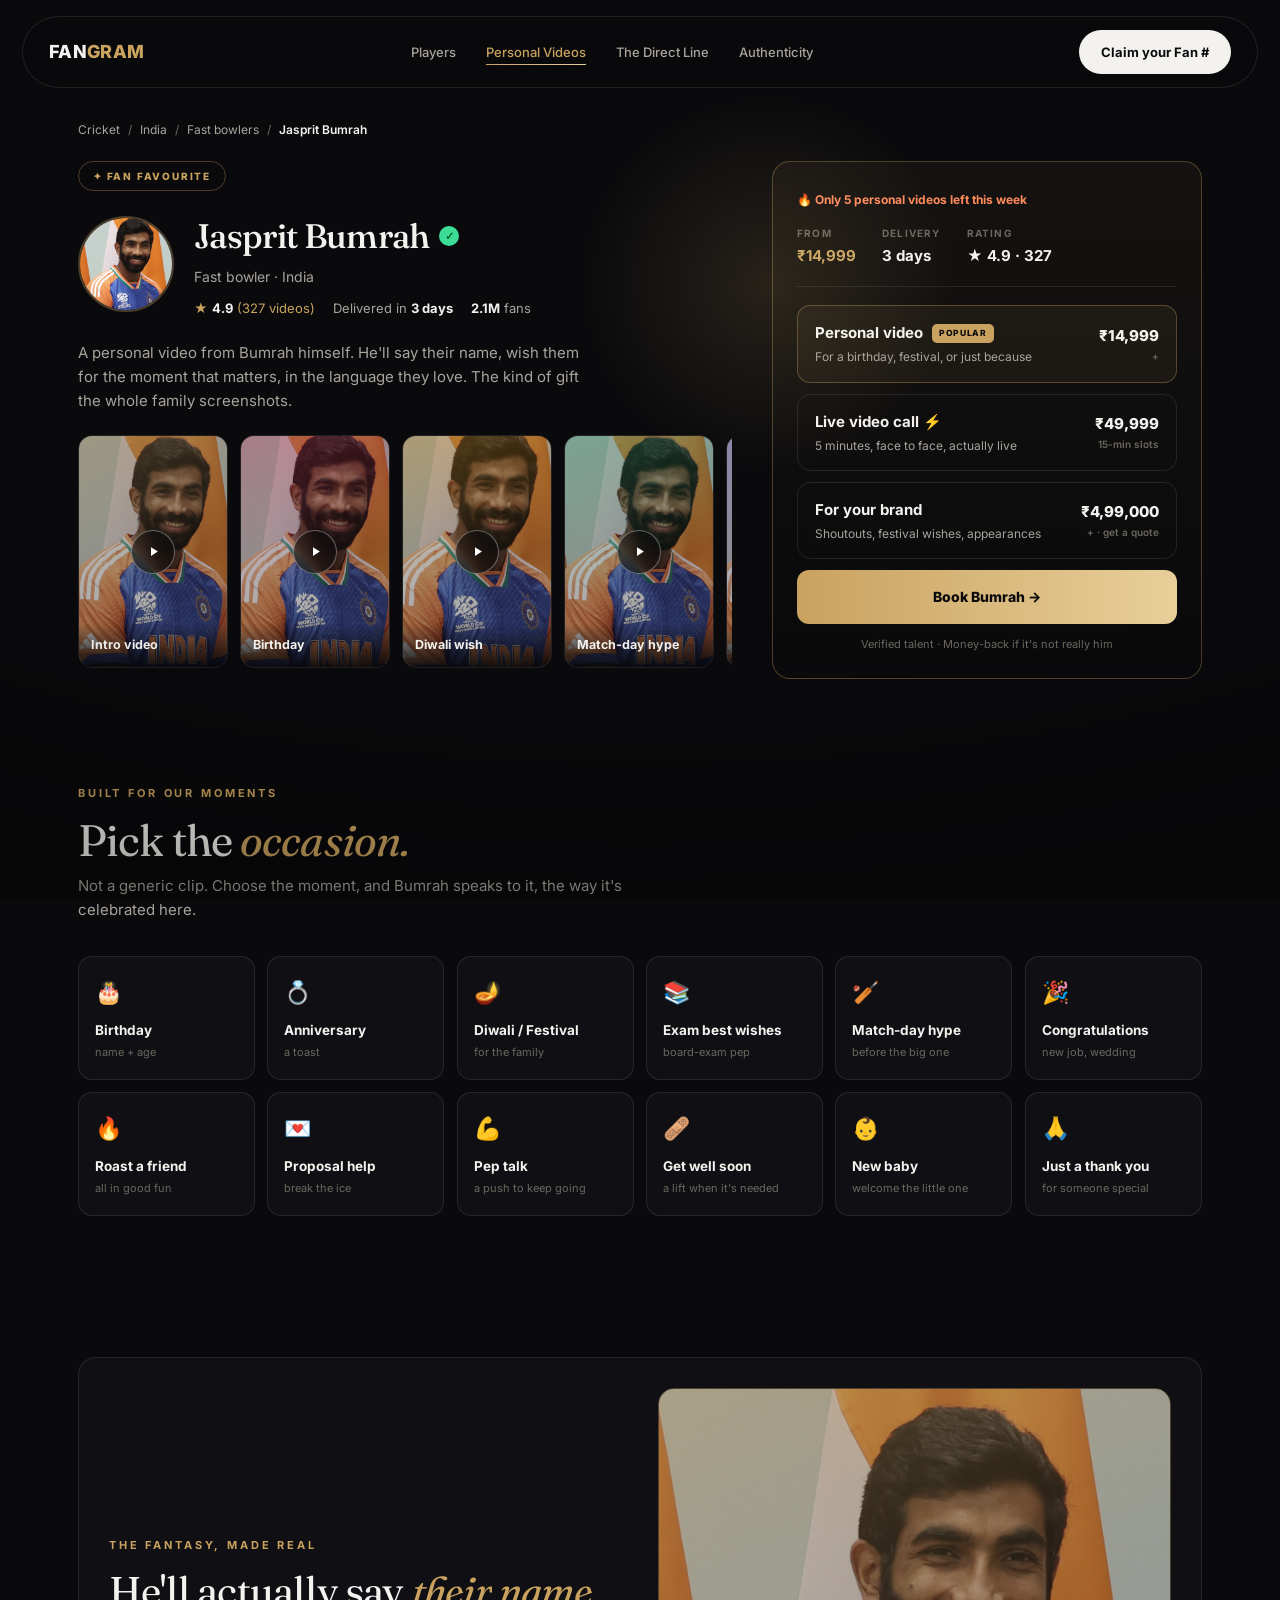
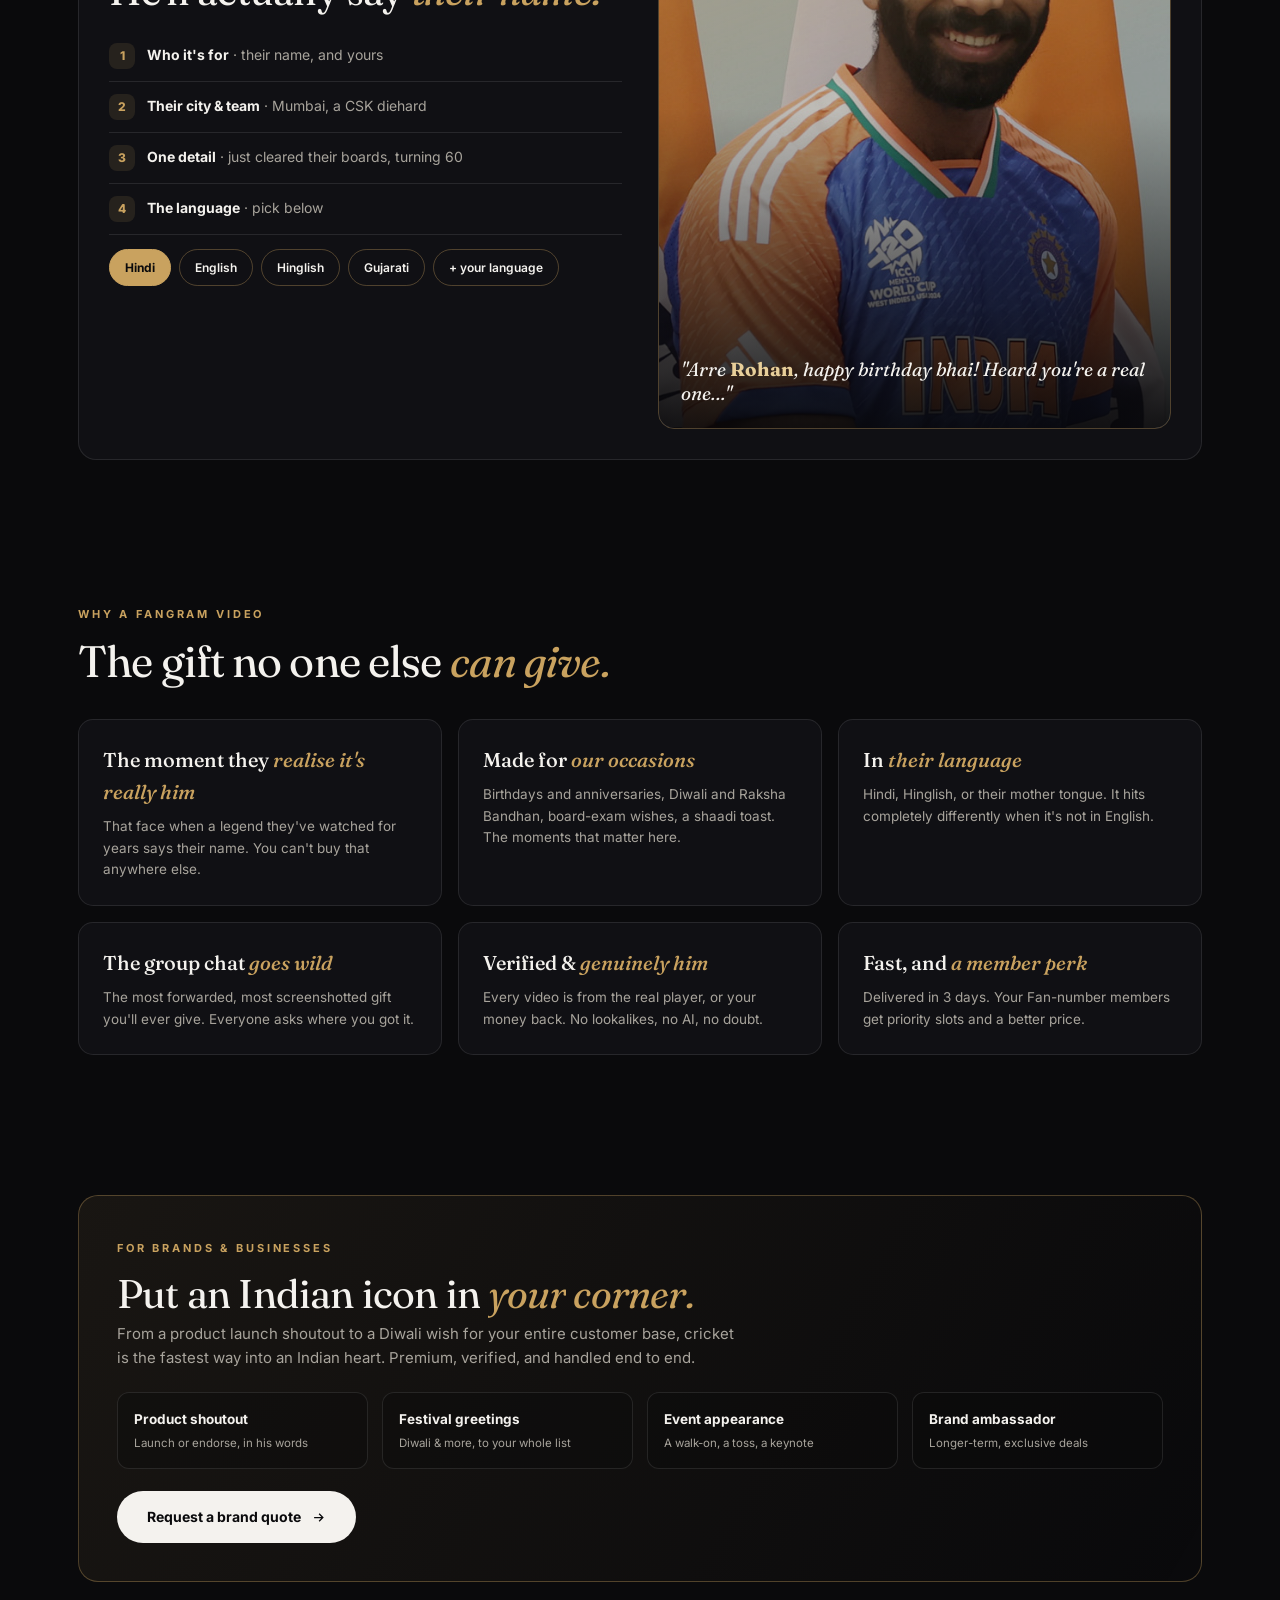
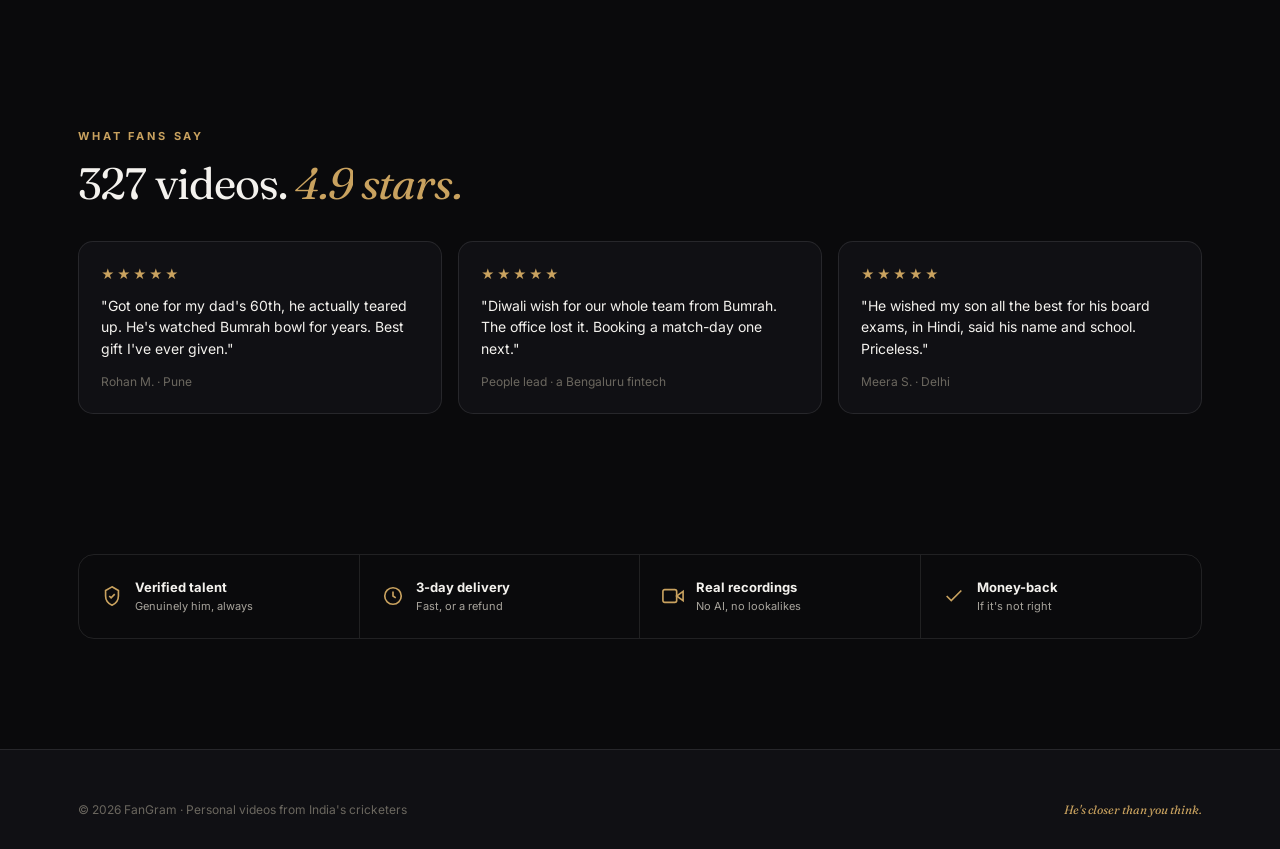
<file: personal-video.html>
<!doctype html>
<html lang="en">
<head>
<meta charset="utf-8">
<meta name="viewport" content="width=device-width, initial-scale=1">
<title>FanGram — Personal Videos · Jasprit Bumrah</title>
<link rel="preconnect" href="https://fonts.googleapis.com">
<link href="https://fonts.googleapis.com/css2?family=Fraunces:ital,opsz,wght@0,9..144,400;0,9..144,500;0,9..144,600;1,9..144,400;1,9..144,500&family=Inter:wght@400;500;600;700;800;900&display=swap" rel="stylesheet">
<style>
:root{--bg:#0a0a0c;--bg2:#101014;--ink:#f4f2ee;--mut:#a8a49c;--faint:#6b675f;--gold:#c9a25f;--gold2:#e8cf9a;--green:#3ddc97;--line:rgba(244,242,238,.1);--line2:rgba(201,162,95,.35)}
*{box-sizing:border-box;margin:0;padding:0}
html{scroll-behavior:smooth}
body{font-family:'Inter',sans-serif;background:var(--bg);color:var(--ink);line-height:1.6;overflow-x:hidden;-webkit-font-smoothing:antialiased}
::selection{background:var(--gold);color:#0a0a0c}
.serif{font-family:'Fraunces',serif}
a{color:inherit;text-decoration:none}
img,svg{display:block;max-width:100%}
.wrap{max-width:1180px;margin:0 auto;padding:0 28px}
.kick{font-size:11px;font-weight:700;letter-spacing:.26em;text-transform:uppercase;color:var(--gold)}
.rev{opacity:0;transform:translateY(24px);transition:opacity .8s cubic-bezier(.2,.6,.2,1),transform .8s cubic-bezier(.2,.6,.2,1)}
.rev.in{opacity:1;transform:none}
@media (prefers-reduced-motion:reduce){.rev{opacity:1;transform:none;transition:none}}

nav{position:fixed;top:16px;left:22px;right:22px;z-index:50;display:flex;align-items:center;justify-content:space-between;padding:13px 26px;border:1px solid var(--line);border-radius:999px;background:rgba(10,10,12,.72);backdrop-filter:blur(14px)}
.logo{font-weight:800;font-size:18px;letter-spacing:.02em}.logo span{color:var(--gold)}
.nl{display:flex;gap:30px;font-size:13px;font-weight:500;color:var(--mut)}
.nl a{transition:color .2s;cursor:pointer}.nl a:hover{color:var(--ink)}.nl a.on{color:var(--gold)}
.ncta{font-size:13px;font-weight:700;color:#0a0a0c;background:var(--ink);padding:11px 22px;border-radius:999px;min-height:44px;display:inline-flex;align-items:center;transition:background .2s}.ncta:hover{background:var(--gold2)}
@media(max-width:900px){.nl{display:none}}

/* HERO / TALENT */
.top{padding:120px 0 30px}
.crumb{font-size:12px;color:var(--faint);margin-bottom:22px;display:flex;gap:8px;flex-wrap:wrap}
.crumb a{color:var(--mut)}.crumb b{color:var(--ink);font-weight:600}
.stage{display:grid;grid-template-columns:minmax(0,1fr) minmax(0,430px);gap:40px;align-items:start}
.stage>*{min-width:0}
@media(max-width:900px){.stage{grid-template-columns:1fr;gap:26px}}
.talent{display:flex;gap:20px;align-items:center;margin-bottom:22px}
.tphoto{width:96px;height:96px;border-radius:50%;object-fit:cover;object-position:center 12%;border:2px solid var(--line2);filter:grayscale(.15)}
.tname{font-family:'Fraunces',serif;font-weight:500;font-size:34px;letter-spacing:-.02em;display:flex;align-items:center;gap:10px}
.vbadge{width:20px;height:20px;border-radius:50%;background:var(--green);display:inline-flex;align-items:center;justify-content:center;font-size:11px;color:#062;font-weight:900}
.trole{font-size:14px;color:var(--mut);margin-top:2px}
.tmeta{display:flex;gap:18px;margin-top:10px;font-size:13px;color:var(--mut);flex-wrap:wrap}
.tmeta b{color:var(--ink)}.tmeta .star{color:var(--gold)}
.fanfav{display:inline-flex;align-items:center;gap:8px;font-size:10px;font-weight:800;letter-spacing:.18em;text-transform:uppercase;color:var(--gold);border:1px solid var(--line2);border-radius:999px;padding:6px 14px;margin-bottom:18px}

/* sample reel */
.reel{display:flex;gap:12px;overflow-x:auto;padding-bottom:10px;scroll-snap-type:x mandatory;-webkit-overflow-scrolling:touch}
.reel::-webkit-scrollbar{height:6px}.reel::-webkit-scrollbar-thumb{background:var(--line2);border-radius:9px}
.vcard{position:relative;flex:0 0 150px;aspect-ratio:9/14;border-radius:14px;overflow:hidden;border:1px solid var(--line);cursor:pointer;scroll-snap-align:start;transition:border-color .25s}
.vcard:hover{border-color:var(--line2)}
.vcard img{position:absolute;inset:0;width:100%;height:100%;object-fit:cover;filter:grayscale(.25) brightness(.7)}
.vcard .tint{position:absolute;inset:0}
.vcard .play{position:absolute;top:50%;left:50%;transform:translate(-50%,-50%);width:44px;height:44px;border-radius:50%;background:rgba(10,10,12,.55);backdrop-filter:blur(6px);border:1px solid rgba(255,255,255,.35);display:flex;align-items:center;justify-content:center;transition:transform .25s}
.vcard:hover .play{transform:translate(-50%,-50%) scale(1.1)}
.vcard .lbl{position:absolute;left:0;right:0;bottom:0;padding:12px;background:linear-gradient(0deg,rgba(6,6,8,.9),transparent);font-size:12.5px;font-weight:700;z-index:2}

/* booking panel */
.book{border:1px solid var(--line2);border-radius:18px;padding:24px;background:linear-gradient(180deg,rgba(201,162,95,.06),rgba(10,10,12,0));position:sticky;top:96px}
.scarce{display:inline-flex;align-items:center;gap:8px;font-size:12px;font-weight:700;color:#ff8a5c;margin-bottom:16px}
.prow{display:flex;gap:26px;padding-bottom:18px;margin-bottom:18px;border-bottom:1px solid var(--line);flex-wrap:wrap}
.prow .l{font-size:10px;font-weight:700;letter-spacing:.12em;text-transform:uppercase;color:var(--faint);margin-bottom:3px}
.prow .v{font-size:15px;font-weight:700}.prow .v.g{color:var(--gold)}
.tier{display:flex;align-items:center;justify-content:space-between;gap:14px;border:1px solid var(--line);border-radius:13px;padding:15px 17px;margin-bottom:11px;cursor:pointer;transition:border-color .25s,background .25s}
.tier:hover{border-color:var(--line2);background:rgba(201,162,95,.05)}
.tier.feat{border-color:var(--line2);background:rgba(201,162,95,.07)}
.tier .tt{font-size:15px;font-weight:700;display:flex;align-items:center;gap:9px}
.tier .ts{font-size:12px;color:var(--mut);margin-top:2px}
.tier .tp{font-size:15px;font-weight:800;white-space:nowrap}
.tier .tp small{display:block;font-size:10px;color:var(--faint);font-weight:600;text-align:right}
.tier .badge{font-size:8.5px;font-weight:800;letter-spacing:.08em;text-transform:uppercase;color:#0a0a0c;background:var(--gold);border-radius:5px;padding:3px 7px}
.cta1{display:block;text-align:center;margin-top:8px;background:linear-gradient(90deg,var(--gold),var(--gold2));color:#0a0a0c;font-weight:800;font-size:14px;padding:16px;border-radius:12px;cursor:pointer;transition:filter .2s}.cta1:hover{filter:brightness(1.06)}
.guar{text-align:center;font-size:11px;color:var(--faint);margin-top:12px}

/* generic section */
section{padding:70px 0;position:relative}
.shead{margin-bottom:34px}
.shead h2{font-family:'Fraunces',serif;font-weight:400;font-size:clamp(28px,3.6vw,44px);letter-spacing:-.02em;line-height:1.08;margin-top:12px}
.shead h2 em{font-style:italic;color:var(--gold)}
.shead p{color:var(--mut);font-size:15px;max-width:560px;margin-top:10px}

/* occasions */
.occ{display:grid;grid-template-columns:repeat(6,1fr);gap:12px}
@media(max-width:1000px){.occ{grid-template-columns:repeat(4,1fr)}}
@media(max-width:620px){.occ{grid-template-columns:repeat(2,1fr)}}
.ocard{border:1px solid var(--line);border-radius:14px;padding:18px 16px;cursor:pointer;transition:border-color .25s,transform .25s,background .25s;background:var(--bg2)}
.ocard:hover{border-color:var(--line2);transform:translateY(-4px);background:rgba(201,162,95,.05)}
.ocard .ic{font-size:22px;margin-bottom:10px}
.ocard .t{font-size:13.5px;font-weight:700}
.ocard .s{font-size:11px;color:var(--faint);margin-top:2px}

/* personalize */
.pers{display:grid;grid-template-columns:1fr 1fr;gap:36px;align-items:center;border:1px solid var(--line);border-radius:18px;padding:30px;background:var(--bg2)}
@media(max-width:820px){.pers{grid-template-columns:1fr;gap:22px}}
.field{display:flex;gap:12px;padding:12px 0;border-bottom:1px solid var(--line);align-items:center}
.field:last-child{border-bottom:none}
.field .n{width:26px;height:26px;border-radius:8px;background:rgba(201,162,95,.12);color:var(--gold);display:flex;align-items:center;justify-content:center;font-size:12px;font-weight:800;flex:none}
.field .t{font-size:14px}.field .t b{color:var(--ink)}.field .t span{color:var(--mut)}
.langs{display:flex;gap:8px;flex-wrap:wrap;margin-top:14px}
.chip{font-size:12px;font-weight:600;border:1px solid var(--line2);border-radius:999px;padding:8px 15px;color:var(--ink);cursor:pointer;transition:background .2s}
.chip:hover{background:rgba(201,162,95,.1)}.chip.on{background:var(--gold);color:#0a0a0c;border-color:var(--gold);font-weight:700}
.perscard{position:relative;aspect-ratio:4/5;border-radius:16px;overflow:hidden;border:1px solid var(--line2)}
.perscard img{position:absolute;inset:0;width:100%;height:100%;object-fit:cover;object-position:center 14%;filter:grayscale(.2) brightness(.75)}
.perscard .tint{position:absolute;inset:0;background:linear-gradient(160deg,rgba(201,162,95,.35),transparent 55%),linear-gradient(0deg,rgba(6,6,8,.9),transparent 50%);mix-blend-mode:normal}
.perscard .cap{position:absolute;left:0;right:0;bottom:0;padding:22px}
.perscard .cap .q{font-family:'Fraunces',serif;font-style:italic;font-size:19px;line-height:1.3}
.perscard .cap .q b{color:var(--gold2);font-style:normal}

/* why */
.why{display:grid;grid-template-columns:repeat(3,1fr);gap:16px}
@media(max-width:900px){.why{grid-template-columns:1fr}}
.wcard{border:1px solid var(--line);border-radius:15px;padding:24px;background:var(--bg2)}
.wcard h3{font-family:'Fraunces',serif;font-weight:500;font-size:20px;margin-bottom:8px}
.wcard h3 em{font-style:italic;color:var(--gold)}
.wcard p{font-size:13.5px;color:var(--mut)}

/* brands */
.brand{border:1px solid var(--line2);border-radius:20px;padding:38px;background:linear-gradient(120deg,rgba(201,162,95,.08),rgba(10,10,12,0))}
.bgrid{display:grid;grid-template-columns:repeat(4,1fr);gap:14px;margin:22px 0}
@media(max-width:820px){.bgrid{grid-template-columns:repeat(2,1fr)}}
.bcard{border:1px solid var(--line);border-radius:12px;padding:16px;background:rgba(10,10,12,.4)}
.bcard .t{font-size:13.5px;font-weight:700;margin-bottom:3px}.bcard .s{font-size:11.5px;color:var(--mut)}
.bcta{display:inline-flex;align-items:center;gap:10px;background:var(--ink);color:#0a0a0c;font-weight:700;font-size:14px;padding:15px 30px;border-radius:999px;cursor:pointer;transition:background .2s}.bcta:hover{background:var(--gold2)}

/* reviews */
.revs{display:grid;grid-template-columns:repeat(3,1fr);gap:16px}
@media(max-width:900px){.revs{grid-template-columns:1fr}}
.rcard{border:1px solid var(--line);border-radius:15px;padding:22px;background:var(--bg2)}
.rcard .stars{color:var(--gold);font-size:13px;letter-spacing:2px;margin-bottom:10px}
.rcard .q{font-size:14px;line-height:1.55}
.rcard .by{font-size:12px;color:var(--faint);margin-top:12px}

/* trust strip */
.trust{display:grid;grid-template-columns:repeat(4,1fr);gap:0;border:1px solid var(--line);border-radius:16px;overflow:hidden}
@media(max-width:820px){.trust{grid-template-columns:1fr 1fr}}
.tcell{padding:22px;border-right:1px solid var(--line);display:flex;gap:12px;align-items:center}
.tcell:nth-child(4n){border-right:none}
.tcell svg{width:22px;height:22px;stroke:var(--gold);flex:none}
.tcell .t{font-size:13px;font-weight:700}.tcell .s{font-size:11px;color:var(--mut)}

footer{border-top:1px solid var(--line);padding:50px 0 30px;background:var(--bg2);margin-top:40px}
.fbot{display:flex;align-items:center;justify-content:space-between;gap:16px;font-size:12px;color:var(--faint);flex-wrap:wrap}
</style>
<link rel="stylesheet" href="enhance.css">
</head>
<body>

<nav>
  <a class="logo" href="icons-elevated.html">FAN<span>GRAM</span></a>
  <div class="nl"><a href="icons-elevated.html#players">Players</a><a class="on">Personal Videos</a><a href="direct-line.html">The Direct Line</a><a href="icons-elevated.html#authenticity">Authenticity</a></div>
  <a class="ncta">Claim your Fan #</a>
</nav>

<header class="top">
  <div class="wrap">
    <div class="crumb rev"><a>Cricket</a> / <a>India</a> / <a>Fast bowlers</a> / <b>Jasprit Bumrah</b></div>
    <div class="stage">
      <div>
        <span class="fanfav rev">✦ Fan favourite</span>
        <div class="talent rev">
          <img class="tphoto" src="assets/players/bumrah.jpg" alt="Jasprit Bumrah">
          <div>
            <div class="tname">Jasprit Bumrah <span class="vbadge">✓</span></div>
            <div class="trole">Fast bowler · India</div>
            <div class="tmeta"><span class="star">★ <b>4.9</b> (327 videos)</span><span>Delivered in <b>3 days</b></span><span><b>2.1M</b> fans</span></div>
          </div>
        </div>
        <p class="rev" style="color:var(--mut);font-size:15px;margin:6px 0 22px;max-width:520px">A personal video from Bumrah himself. He'll say their name, wish them for the moment that matters, in the language they love. The kind of gift the whole family screenshots.</p>
        <div class="reel rev" id="reel"></div>
      </div>

      <aside class="book rev">
        <div class="scarce">🔥 Only 5 personal videos left this week</div>
        <div class="prow">
          <div><div class="l">From</div><div class="v g">₹14,999</div></div>
          <div><div class="l">Delivery</div><div class="v">3 days</div></div>
          <div><div class="l">Rating</div><div class="v">★ 4.9 · 327</div></div>
        </div>
        <div class="tier feat">
          <div><div class="tt">Personal video <span class="badge">Popular</span></div><div class="ts">For a birthday, festival, or just because</div></div>
          <div class="tp">₹14,999<small>+</small></div>
        </div>
        <div class="tier">
          <div><div class="tt">Live video call ⚡</div><div class="ts">5 minutes, face to face, actually live</div></div>
          <div class="tp">₹49,999<small>15-min slots</small></div>
        </div>
        <div class="tier">
          <div><div class="tt">For your brand</div><div class="ts">Shoutouts, festival wishes, appearances</div></div>
          <div class="tp">₹4,99,000<small>+ · get a quote</small></div>
        </div>
        <a class="cta1">Book Bumrah →</a>
        <div class="guar">Verified talent · Money-back if it's not really him</div>
      </aside>
    </div>
  </div>
</header>

<section>
  <div class="wrap">
    <div class="shead rev"><span class="kick">Built for our moments</span><h2>Pick the <em>occasion.</em></h2><p>Not a generic clip. Choose the moment, and Bumrah speaks to it, the way it's celebrated here.</p></div>
    <div class="occ" id="occ"></div>
  </div>
</section>

<section>
  <div class="wrap">
    <div class="pers rev">
      <div>
        <span class="kick">The fantasy, made real</span>
        <h2 class="serif" style="font-weight:400;font-size:clamp(26px,3.4vw,40px);letter-spacing:-.02em;line-height:1.1;margin:12px 0 18px">He'll actually say <em style="color:var(--gold)">their name.</em></h2>
        <div class="field"><span class="n">1</span><span class="t"><b>Who it's for</b> <span>· their name, and yours</span></span></div>
        <div class="field"><span class="n">2</span><span class="t"><b>Their city &amp; team</b> <span>· Mumbai, a CSK diehard</span></span></div>
        <div class="field"><span class="n">3</span><span class="t"><b>One detail</b> <span>· just cleared their boards, turning 60</span></span></div>
        <div class="field"><span class="n">4</span><span class="t"><b>The language</b> <span>· pick below</span></span></div>
        <div class="langs">
          <span class="chip on">Hindi</span><span class="chip">English</span><span class="chip">Hinglish</span><span class="chip">Gujarati</span><span class="chip">+ your language</span>
        </div>
      </div>
      <div class="perscard">
        <img src="assets/players/bumrah.jpg" alt="">
        <div class="tint"></div>
        <div class="cap"><div class="q">"Arre <b>Rohan</b>, happy birthday bhai! Heard you're a real one…"</div></div>
      </div>
    </div>
  </div>
</section>

<section>
  <div class="wrap">
    <div class="shead rev"><span class="kick">Why a FanGram video</span><h2>The gift no one else <em>can give.</em></h2></div>
    <div class="why">
      <div class="wcard rev"><h3>The moment they <em>realise it's really him</em></h3><p>That face when a legend they've watched for years says their name. You can't buy that anywhere else.</p></div>
      <div class="wcard rev"><h3>Made for <em>our occasions</em></h3><p>Birthdays and anniversaries, Diwali and Raksha Bandhan, board-exam wishes, a shaadi toast. The moments that matter here.</p></div>
      <div class="wcard rev"><h3>In <em>their language</em></h3><p>Hindi, Hinglish, or their mother tongue. It hits completely differently when it's not in English.</p></div>
      <div class="wcard rev"><h3>The group chat <em>goes wild</em></h3><p>The most forwarded, most screenshotted gift you'll ever give. Everyone asks where you got it.</p></div>
      <div class="wcard rev"><h3>Verified &amp; <em>genuinely him</em></h3><p>Every video is from the real player, or your money back. No lookalikes, no AI, no doubt.</p></div>
      <div class="wcard rev"><h3>Fast, and <em>a member perk</em></h3><p>Delivered in 3 days. Your Fan-number members get priority slots and a better price.</p></div>
    </div>
  </div>
</section>

<section>
  <div class="wrap">
    <div class="brand rev">
      <span class="kick">For brands &amp; businesses</span>
      <h2 class="serif" style="font-weight:400;font-size:clamp(26px,3.4vw,40px);letter-spacing:-.02em;line-height:1.1;margin:12px 0 6px">Put an Indian icon in <em style="color:var(--gold)">your corner.</em></h2>
      <p style="color:var(--mut);font-size:15px;max-width:620px">From a product launch shoutout to a Diwali wish for your entire customer base, cricket is the fastest way into an Indian heart. Premium, verified, and handled end to end.</p>
      <div class="bgrid">
        <div class="bcard"><div class="t">Product shoutout</div><div class="s">Launch or endorse, in his words</div></div>
        <div class="bcard"><div class="t">Festival greetings</div><div class="s">Diwali &amp; more, to your whole list</div></div>
        <div class="bcard"><div class="t">Event appearance</div><div class="s">A walk-on, a toss, a keynote</div></div>
        <div class="bcard"><div class="t">Brand ambassador</div><div class="s">Longer-term, exclusive deals</div></div>
      </div>
      <a class="bcta">Request a brand quote <svg width="15" height="15" viewBox="0 0 24 24" fill="none" stroke="currentColor" stroke-width="2"><path d="M5 12h14M13 6l6 6-6 6"/></svg></a>
    </div>
  </div>
</section>

<section>
  <div class="wrap">
    <div class="shead rev"><span class="kick">What fans say</span><h2>327 videos. <em>4.9 stars.</em></h2></div>
    <div class="revs">
      <div class="rcard rev"><div class="stars">★★★★★</div><div class="q">"Got one for my dad's 60th, he actually teared up. He's watched Bumrah bowl for years. Best gift I've ever given."</div><div class="by">Rohan M. · Pune</div></div>
      <div class="rcard rev"><div class="stars">★★★★★</div><div class="q">"Diwali wish for our whole team from Bumrah. The office lost it. Booking a match-day one next."</div><div class="by">People lead · a Bengaluru fintech</div></div>
      <div class="rcard rev"><div class="stars">★★★★★</div><div class="q">"He wished my son all the best for his board exams, in Hindi, said his name and school. Priceless."</div><div class="by">Meera S. · Delhi</div></div>
    </div>
  </div>
</section>

<section>
  <div class="wrap">
    <div class="trust rev">
      <div class="tcell"><svg viewBox="0 0 24 24" fill="none" stroke-width="1.8"><path d="M12 2l7 4v6c0 5-3.5 8.5-7 10-3.5-1.5-7-5-7-10V6l7-4z"/><path d="M9 12l2 2 4-4"/></svg><div><div class="t">Verified talent</div><div class="s">Genuinely him, always</div></div></div>
      <div class="tcell"><svg viewBox="0 0 24 24" fill="none" stroke-width="1.8"><circle cx="12" cy="12" r="9"/><path d="M12 7v5l3 2"/></svg><div><div class="t">3-day delivery</div><div class="s">Fast, or a refund</div></div></div>
      <div class="tcell"><svg viewBox="0 0 24 24" fill="none" stroke-width="1.8"><path d="M23 7l-7 5 7 5V7z"/><rect x="1" y="5" width="15" height="14" rx="2"/></svg><div><div class="t">Real recordings</div><div class="s">No AI, no lookalikes</div></div></div>
      <div class="tcell"><svg viewBox="0 0 24 24" fill="none" stroke-width="1.8"><path d="M20 6L9 17l-5-5"/></svg><div><div class="t">Money-back</div><div class="s">If it's not right</div></div></div>
    </div>
  </div>
</section>

<footer>
  <div class="wrap">
    <div class="fbot"><span>© 2026 FanGram · Personal videos from India's cricketers</span><span class="serif" style="font-style:italic;color:var(--gold)">He's closer than you think.</span></div>
  </div>
</footer>

<script>
const samples=[["Intro video","rgba(201,162,95,.28)"],["Birthday","rgba(255,61,110,.24)"],["Diwali wish","rgba(255,176,46,.28)"],["Match-day hype","rgba(61,220,151,.22)"],["Pep talk","rgba(139,92,255,.24)"],["Roast a friend","rgba(255,120,60,.24)"],["Anniversary","rgba(201,162,95,.3)"]];
const rpos=['center 8%','center 22%','58% 12%','44% 16%','center 26%','62% 10%','48% 19%'];
document.getElementById('reel').innerHTML=samples.map((s,i)=>`
  <div class="vcard"><img src="assets/players/bumrah.jpg" alt="" style="object-position:${rpos[i%rpos.length]};transform:scale(${1.05+(i%3)*0.06})">
    <div class="tint" style="background:linear-gradient(160deg,${s[1]},transparent 60%)"></div>
    <div class="play"><svg width="15" height="15" viewBox="0 0 24 24" fill="#fff"><path d="M8 5v14l11-7z"/></svg></div>
    <div class="lbl">${s[0]}</div></div>`).join('');
const occ=[["🎂","Birthday","name + age"],["💍","Anniversary","a toast"],["🪔","Diwali / Festival","for the family"],["📚","Exam best wishes","board-exam pep"],["🏏","Match-day hype","before the big one"],["🎉","Congratulations","new job, wedding"],["🔥","Roast a friend","all in good fun"],["💌","Proposal help","break the ice"],["💪","Pep talk","a push to keep going"],["🩹","Get well soon","a lift when it's needed"],["👶","New baby","welcome the little one"],["🙏","Just a thank you","for someone special"]];
document.getElementById('occ').innerHTML=occ.map(o=>`<div class="ocard"><div class="ic">${o[0]}</div><div class="t">${o[1]}</div><div class="s">${o[2]}</div></div>`).join('');
const io=new IntersectionObserver(es=>es.forEach(e=>{if(e.isIntersecting){e.target.classList.add('in');io.unobserve(e.target)}}),{threshold:.12});
document.querySelectorAll('.rev').forEach(el=>io.observe(el));
</script>
<script src="enhance.js"></script>
</body>
</html>
</file>
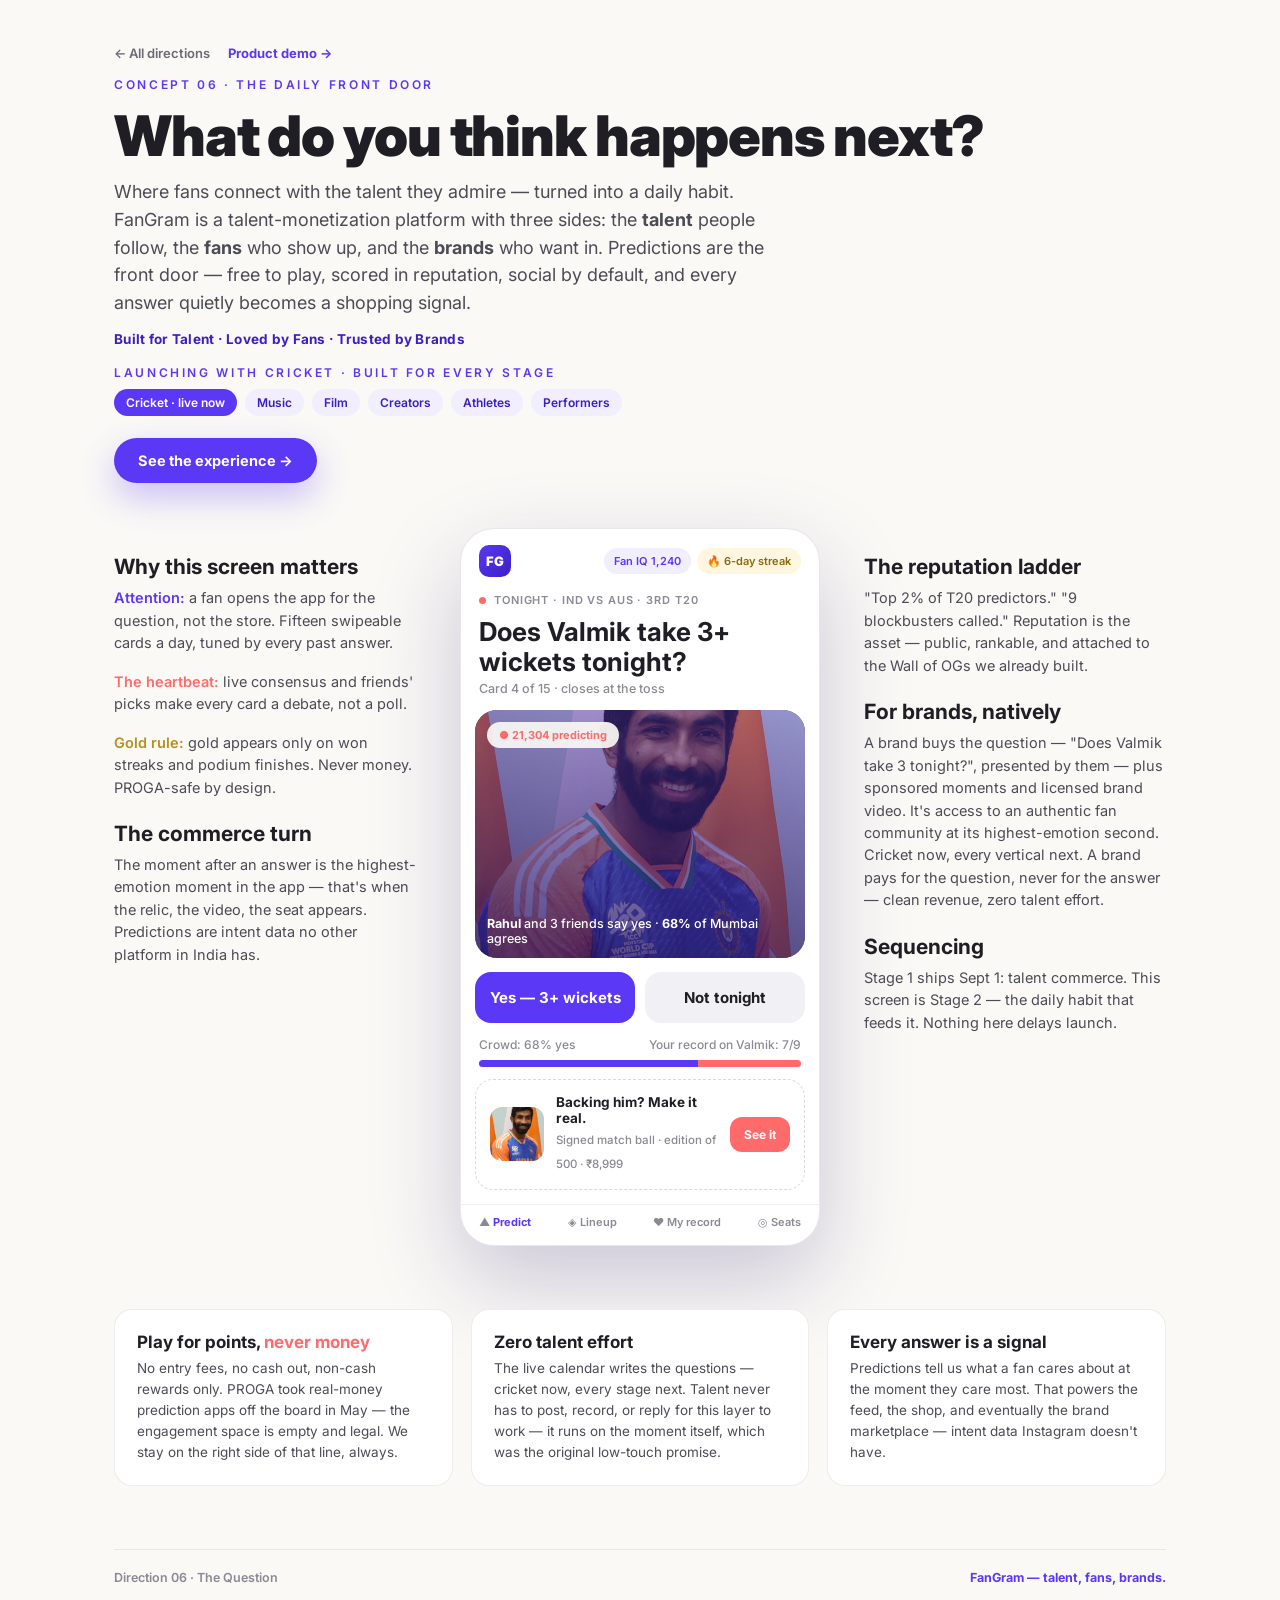
<file: predictions.html>
<!doctype html>
<html lang="en">
<head>
<meta charset="utf-8">
<meta http-equiv="Cache-Control" content="no-cache, no-store, must-revalidate"><meta http-equiv="Pragma" content="no-cache"><meta http-equiv="Expires" content="0">
<meta name="viewport" content="width=device-width, initial-scale=1">
<title>FanGram — Predictions: the daily front door</title>
<!-- Direction 06 · "The Question" — the predictions front door for FanGram, a
     talent-monetization platform with three sides: talent · fans · brands.
     One swipeable prediction card, the reputation layer, and the moment where
     a prediction becomes commerce. Play-for-points only, never money.
     Launching with cricket, built for every stage. Rendered in the brand-brief
     system: purple podium, coral heartbeat, gold only when something is won. -->
<link href="https://api.fontshare.com/v2/css?f[]=satoshi@500,700,900&display=swap" rel="stylesheet">
<link href="https://fonts.googleapis.com/css2?family=Inter:wght@400;500;600;700&display=swap" rel="stylesheet">
<style>
  :root{
    --purple:#5A38F5; --purple-deep:#3B1FC4; --purple-ink:#241263;
    --coral:#FF6B6B; --gold:#F5C542; --charcoal:#1E1E24; --offwhite:#FAF9F6; --grey:#D9D9E3;
    --sans:'Satoshi','Inter',system-ui,sans-serif; --ui:'Inter',system-ui,sans-serif;
  }
  *{box-sizing:border-box;margin:0;padding:0}
  body{background:var(--offwhite);color:var(--charcoal);font-family:var(--ui);line-height:1.55;-webkit-font-smoothing:antialiased}
  .wrap{max-width:1180px;margin:0 auto;padding:clamp(28px,5vh,64px) clamp(20px,5vw,64px) 90px}
  .eyebrow{font:600 12px/1 var(--ui);letter-spacing:.22em;text-transform:uppercase;color:var(--purple)}
  h1{font:900 clamp(34px,4.6vw,56px)/1.05 var(--sans);letter-spacing:-.02em;margin:16px 0 12px}
  .lede{font-size:18px;color:#4c4c56;max-width:60ch}
  a.back{font:600 13px var(--ui);color:#6b6b76;text-decoration:none}
  a.back:hover{color:var(--purple)}
  .tagline{font:700 13.5px var(--ui);letter-spacing:.02em;color:var(--purple-deep);margin-top:14px}
  .verticals{display:flex;flex-wrap:wrap;gap:8px;margin-top:10px}
  .verticals span{font:600 12px var(--ui);padding:6px 12px;border-radius:100px;background:#F1EEFE;color:var(--purple-deep)}
  .verticals span.live{background:var(--purple);color:#fff}

  .stage{display:grid;grid-template-columns:minmax(0,1fr) 360px minmax(0,1fr);gap:clamp(20px,3.5vw,44px);align-items:start;margin-top:clamp(30px,5vh,54px)}
  @media(max-width:1020px){.stage{grid-template-columns:1fr;justify-items:center}.note{max-width:520px}}
  .note{padding-top:26px}
  .note h3{font:700 21px var(--sans);margin-bottom:8px}
  .note p{font-size:14.5px;color:#4c4c56;margin-bottom:16px;max-width:34ch}
  .note .k{color:var(--purple);font-weight:600}
  .note .kc{color:var(--coral);font-weight:600}
  .note .kg{color:#b8901f;font-weight:600}

  /* phone */
  .phone{width:360px;max-width:92vw;border-radius:34px;background:#fff;border:1px solid rgba(30,30,36,.1);box-shadow:0 34px 90px rgba(36,18,99,.22);overflow:hidden}
  .p-head{display:flex;align-items:center;justify-content:space-between;padding:16px 18px 10px}
  .fg-mark{width:32px;height:32px;border-radius:10px;background:linear-gradient(135deg,var(--purple),var(--purple-deep));display:grid;place-items:center;color:#fff;font:900 13px var(--sans)}
  .p-chips{display:flex;gap:6px}
  .chip{font:600 11px var(--ui);padding:6px 10px;border-radius:100px;background:#F1EEFE;color:var(--purple)}
  .chip.streak{background:#FFF6E0;color:#8a6a12}

  .p-q{padding:6px 18px 0}
  .p-qmeta{display:flex;gap:8px;align-items:center;font:600 11px var(--ui);color:#8a8a94;text-transform:uppercase;letter-spacing:.08em}
  .dot{width:7px;height:7px;border-radius:50%;background:var(--coral);animation:beat 1.6s infinite}
  @keyframes beat{0%,100%{transform:scale(1)}50%{transform:scale(1.6);opacity:.6}}
  .p-question{font:700 26px/1.15 var(--sans);margin:10px 0 4px}
  .p-sub{font:500 12.5px var(--ui);color:#8a8a94}

  .p-card{margin:14px 14px 0;border-radius:22px;overflow:hidden;position:relative;aspect-ratio:4/3;background:var(--purple-ink)}
  .p-card img{width:100%;height:100%;object-fit:cover;opacity:.85}
  .p-card::after{content:'';position:absolute;inset:0;background:linear-gradient(195deg,rgba(90,56,245,.25),rgba(36,18,99,.75))}
  .p-live{position:absolute;z-index:2;top:12px;left:12px;background:rgba(250,249,246,.92);border-radius:100px;padding:6px 12px;font:700 11px var(--ui);color:var(--coral)}
  .p-social{position:absolute;z-index:2;bottom:12px;left:12px;right:12px;color:#fff;font:500 12.5px var(--ui)}
  .p-social b{font-weight:700}

  .p-actions{display:grid;grid-template-columns:1fr 1fr;gap:10px;padding:14px}
  .vote{border:0;border-radius:16px;padding:16px 10px;font:700 15px var(--sans);cursor:pointer;transition:transform .2s}
  .vote:hover{transform:translateY(-2px)}
  .vote.yes{background:var(--purple);color:#fff}
  .vote.no{background:#F1F0F4;color:var(--charcoal)}
  .p-consensus{padding:0 18px 8px;font:500 12px var(--ui);color:#8a8a94;display:flex;justify-content:space-between}
  .bar{height:7px;border-radius:100px;background:#F1F0F4;margin:0 18px 12px;overflow:hidden;display:flex}
  .bar i{background:var(--purple);width:68%}
  .bar em{background:var(--coral);width:32%}

  /* the commerce moment */
  .p-after{margin:0 14px 14px;border-radius:18px;border:1.5px dashed var(--grey);padding:14px;display:flex;gap:12px;align-items:center}
  .p-after img{width:54px;height:54px;border-radius:12px;object-fit:cover}
  .p-after .t{flex:1}
  .p-after .t b{font:700 13.5px var(--sans);display:block}
  .p-after .t span{font:500 11.5px var(--ui);color:#8a8a94}
  .p-after .go{border:0;background:var(--coral);color:#fff;font:700 12px var(--ui);border-radius:12px;padding:10px 14px;cursor:pointer;white-space:nowrap}

  .p-foot{display:flex;justify-content:space-around;padding:10px 0 16px;border-top:1px solid #F1F0F4;font:600 11px var(--ui);color:#8a8a94}
  .p-foot b{color:var(--purple)}

  .rules{margin-top:clamp(40px,7vh,64px);display:grid;grid-template-columns:repeat(3,1fr);gap:18px}
  @media(max-width:860px){.rules{grid-template-columns:1fr}}
  .rule{background:#fff;border:1px solid rgba(30,30,36,.08);border-radius:18px;padding:22px}
  .rule h4{font:700 17px var(--sans);margin-bottom:6px}
  .rule p{font-size:13.5px;color:#4c4c56}
  .rule .no{color:var(--coral);font-weight:700}
</style>
</head>
<body>
<div class="wrap">
  <div style="display:flex;align-items:center;gap:18px;flex-wrap:wrap">
    <a class="back" href="index.html">← All directions</a>
    <a class="back fgwt-open" href="#" style="color:var(--purple);font-weight:700">Product demo →</a>
  </div>
  <p class="eyebrow" style="margin-top:18px">Concept 06 · The daily front door</p>
  <h1>What do you think happens next?</h1>
  <p class="lede">Where fans connect with the talent they admire — turned into a daily habit. FanGram is a talent-monetization platform with three sides: the <b>talent</b> people follow, the <b>fans</b> who show up, and the <b>brands</b> who want in. Predictions are the front door — free to play, scored in reputation, social by default, and every answer quietly becomes a shopping signal.</p>
  <p class="tagline">Built for Talent · Loved by Fans · Trusted by Brands</p>
  <p class="eyebrow" style="margin-top:20px">Launching with cricket · built for every stage</p>
  <div class="verticals">
    <span class="live">Cricket · live now</span>
    <span>Music</span><span>Film</span><span>Creators</span><span>Athletes</span><span>Performers</span>
  </div>
  <button class="fgwt-open" style="margin-top:22px;border:0;background:var(--purple);color:#fff;font:700 14.5px var(--sans);border-radius:100px;padding:14px 24px;cursor:pointer;box-shadow:0 14px 34px rgba(90,56,245,.3)">See the experience →</button>

  <div class="stage">
    <div class="note">
      <h3>Why this screen matters</h3>
      <p><span class="k">Attention:</span> a fan opens the app for the question, not the store. Fifteen swipeable cards a day, tuned by every past answer.</p>
      <p><span class="kc">The heartbeat:</span> live consensus and friends' picks make every card a debate, not a poll.</p>
      <p><span class="kg">Gold rule:</span> gold appears only on won streaks and podium finishes. Never money. PROGA-safe by design.</p>
      <h3 style="margin-top:22px">The commerce turn</h3>
      <p>The moment after an answer is the highest-emotion moment in the app — that's when the relic, the video, the seat appears. Predictions are intent data no other platform in India has.</p>
    </div>

    <div class="phone">
      <div class="p-head">
        <span class="fg-mark">FG</span>
        <div class="p-chips">
          <span class="chip">Fan IQ 1,240</span>
          <span class="chip streak">🔥 6-day streak</span>
        </div>
      </div>
      <div class="p-q">
        <p class="p-qmeta"><span class="dot"></span> Tonight · IND vs AUS · 3rd T20</p>
        <p class="p-question">Does Valmik take 3+ wickets tonight?</p>
        <p class="p-sub">Card 4 of 15 · closes at the toss</p>
      </div>
      <div class="p-card">
        <img src="assets/players/bumrah.jpg" alt="">
        <span class="p-live">● 21,304 predicting</span>
        <p class="p-social"><b>Rahul</b> and 3 friends say yes · <b>68%</b> of Mumbai agrees</p>
      </div>
      <div class="p-actions">
        <button class="vote yes">Yes — 3+ wickets</button>
        <button class="vote no">Not tonight</button>
      </div>
      <p class="p-consensus"><span>Crowd: 68% yes</span><span>Your record on Valmik: 7/9</span></p>
      <div class="bar"><i></i><em></em></div>
      <div class="p-after">
        <img src="assets/players/bumrah.jpg" alt="">
        <div class="t">
          <b>Backing him? Make it real.</b>
          <span>Signed match ball · edition of 500 · ₹8,999</span>
        </div>
        <button class="go">See it</button>
      </div>
      <div class="p-foot">
        <span>▲ <b>Predict</b></span><span>◈ Lineup</span><span>♥ My record</span><span>◎ Seats</span>
      </div>
    </div>

    <div class="note">
      <h3>The reputation ladder</h3>
      <p>"Top 2% of T20 predictors." "9 blockbusters called." Reputation is the asset — public, rankable, and attached to the Wall of OGs we already built.</p>
      <h3 style="margin-top:22px">For brands, natively</h3>
      <p>A brand buys the question — "Does Valmik take 3 tonight?", presented by them — plus sponsored moments and licensed brand video. It's access to an authentic fan community at its highest-emotion second. Cricket now, every vertical next. A brand pays for the question, never for the answer — clean revenue, zero talent effort.</p>
      <h3 style="margin-top:22px">Sequencing</h3>
      <p>Stage 1 ships Sept 1: talent commerce. This screen is Stage 2 — the daily habit that feeds it. Nothing here delays launch.</p>
    </div>
  </div>

  <div class="rules">
    <div class="rule"><h4>Play for points, <span class="no">never money</span></h4><p>No entry fees, no cash out, non-cash rewards only. PROGA took real-money prediction apps off the board in May — the engagement space is empty and legal. We stay on the right side of that line, always.</p></div>
    <div class="rule"><h4>Zero talent effort</h4><p>The live calendar writes the questions — cricket now, every stage next. Talent never has to post, record, or reply for this layer to work — it runs on the moment itself, which was the original low-touch promise.</p></div>
    <div class="rule"><h4>Every answer is a signal</h4><p>Predictions tell us what a fan cares about at the moment they care most. That powers the feed, the shop, and eventually the brand marketplace — intent data Instagram doesn't have.</p></div>
  </div>

  <footer style="margin-top:clamp(40px,7vh,64px);padding-top:20px;border-top:1px solid rgba(30,30,36,.08);display:flex;flex-wrap:wrap;gap:10px 24px;justify-content:space-between;align-items:baseline;font:600 12.5px var(--ui);color:#8a8a94">
    <span>Direction 06 · The Question</span>
    <span style="color:var(--purple);font-weight:700">FanGram — talent, fans, brands.</span>
  </footer>
</div>

<!-- ============================================================
     FANGRAM PRODUCT DEMO v2 — themeable, self-contained, INTERACTIVE.
     Paste before </body>. Namespaced (#fgwt, .fgwt-*, IIFE). Theme it
     by editing ONLY the THEME OVERRIDES vars in #fgwt{}. Any element with
     class="fgwt-open" opens it. Real state: forms validate, orders flow
     from checkout → tracking → dashboard, the talent queue mutates,
     recording is a state machine. Keyboard + a11y + mobile included.
     ============================================================ -->
<style>
#fgwt{
  /* ===== THEME OVERRIDES — set to the direction's tokens ===== */
  --fgwt-ground: #241263; --fgwt-bg: #FAF9F6; --fgwt-surface: #ffffff; --fgwt-surface2: #F1F0F4;
  --fgwt-ink: #1E1E24; --fgwt-mut: #4c4c56; --fgwt-faint: #8a8a94;
  --fgwt-accent: #5A38F5; --fgwt-accent-ink: #ffffff; --fgwt-good: #2E9E6B;
  --fgwt-line: rgba(30,30,36,.1); --fgwt-radius: 18px;
  --fgwt-font: 'Inter', system-ui, sans-serif; --fgwt-display: 'Satoshi','Inter', system-ui, sans-serif;
  /* ============================================================ */
  position:fixed; inset:0; z-index:2147483000; display:none; font-family:var(--fgwt-font); color:var(--fgwt-ink);
}
#fgwt.on{ display:block; }
#fgwt *{ box-sizing:border-box; }
.fgwt-scrim{ z-index:0; position:absolute; inset:0; background:color-mix(in srgb, var(--fgwt-ground) 82%, transparent); }
.fgwt-modal{ z-index:2; pointer-events:auto; position:relative; max-width:1080px; margin:3vh auto; height:94vh; background:var(--fgwt-bg);
  border:1px solid var(--fgwt-line); border-radius:calc(var(--fgwt-radius) + 6px); overflow:hidden; display:flex; flex-direction:column; box-shadow:0 40px 120px rgba(0,0,0,.5); }
@media(max-width:560px){ .fgwt-modal{ margin:0; height:100vh; height:100dvh; border-radius:0; } }
.fgwt-head{ display:flex; align-items:flex-start; justify-content:space-between; gap:16px; padding:20px 24px 12px; }
.fgwt-eyebrow{ font-size:11px; letter-spacing:.22em; text-transform:uppercase; color:var(--fgwt-accent); font-weight:700; }
.fgwt-title{ font-family:var(--fgwt-display); font-size:clamp(19px,2.4vw,27px); line-height:1.1; margin-top:7px; }
.fgwt-x{ flex:none; background:var(--fgwt-surface); color:var(--fgwt-mut); border:1px solid var(--fgwt-line); border-radius:999px; width:40px; height:40px; font-size:16px; cursor:pointer; }
.fgwt-x:hover{ color:var(--fgwt-ink); }
.fgwt-x:focus-visible,.fgwt-tab:focus-visible,.fgwt-step:focus-visible,.fgwt-btn:focus-visible,.fgwt-mini:focus-visible,.fgwt-row-btn:focus-visible,.fgwt-nav-b:focus-visible,.fgwt-field:focus-visible,.fgwt-seg:focus-visible{ outline:2px solid var(--fgwt-accent); outline-offset:2px; }
.fgwt-tabs{ display:flex; gap:8px; flex-wrap:wrap; padding:0 24px 12px; border-bottom:1px solid var(--fgwt-line); }
.fgwt-tab{ font:600 12px/1 var(--fgwt-font); letter-spacing:.04em; text-transform:uppercase; padding:11px 17px; border:1px solid var(--fgwt-line); border-radius:999px; background:transparent; color:var(--fgwt-mut); cursor:pointer; }
.fgwt-tab.on{ background:var(--fgwt-ink); color:var(--fgwt-bg); border-color:var(--fgwt-ink); }
.fgwt-body{ flex:1; overflow-y:auto; padding:20px 24px 26px; -webkit-overflow-scrolling:touch; }
.fgwt-steps{ display:flex; gap:8px; flex-wrap:wrap; margin-bottom:18px; }
.fgwt-step{ display:inline-flex; align-items:center; gap:8px; font:600 12px var(--fgwt-font); padding:8px 14px; border:1px solid var(--fgwt-line); border-radius:999px; background:var(--fgwt-surface); color:var(--fgwt-mut); cursor:pointer; }
.fgwt-step.on{ border-color:var(--fgwt-accent); color:var(--fgwt-accent); }
.fgwt-step.done i{ color:var(--fgwt-good); }
.fgwt-step i{ font-style:normal; opacity:.7; font-size:11px; }
.fgwt-split{ display:grid; grid-template-columns:1fr 348px; gap:clamp(20px,4vw,48px); align-items:start; }
@media(max-width:820px){ .fgwt-split{ grid-template-columns:1fr; } .fgwt-phone{ margin:0 auto; } }
.fgwt-copy h3{ font-family:var(--fgwt-display); font-size:clamp(20px,2.3vw,27px); line-height:1.12; margin-bottom:12px; }
.fgwt-copy p{ color:var(--fgwt-mut); font-size:15px; line-height:1.6; margin-bottom:12px; max-width:52ch; }
.fgwt-note{ font-size:12.5px; color:var(--fgwt-faint); }
.fgwt-nav{ display:flex; align-items:center; gap:10px; margin-top:18px; }
.fgwt-nav-b{ font:600 12.5px var(--fgwt-font); padding:9px 15px; border:1px solid var(--fgwt-line); border-radius:999px; background:transparent; color:var(--fgwt-ink); cursor:pointer; }
.fgwt-nav-b[disabled]{ opacity:.35; cursor:default; }
.fgwt-dots{ display:flex; gap:6px; margin-left:4px; }
.fgwt-dots i{ width:7px; height:7px; border-radius:50%; background:var(--fgwt-line); }
.fgwt-dots i.on{ background:var(--fgwt-accent); }
/* screen */
.fgwt-phone{ width:348px; max-width:100%; }
.fgwt-screen{ background:var(--fgwt-surface); border:1px solid var(--fgwt-line); border-radius:calc(var(--fgwt-radius) + 8px); overflow:hidden; min-height:470px; padding:16px; display:flex; flex-direction:column; gap:8px; }
.fgwt-cap{ font-size:11px; letter-spacing:.1em; text-transform:uppercase; color:var(--fgwt-faint); }
.fgwt-row{ display:flex; justify-content:space-between; gap:10px; align-items:center; padding:11px 4px; border-bottom:1px solid var(--fgwt-line); font-size:13.5px; }
.fgwt-row:last-child{ border-bottom:0; }
.fgwt-row b{ font-weight:700; }
.fgwt-row-btn{ display:flex; justify-content:space-between; gap:10px; align-items:center; width:100%; padding:12px 4px; border:0; border-bottom:1px solid var(--fgwt-line); background:transparent; color:var(--fgwt-ink); font:inherit; font-size:13.5px; text-align:left; cursor:pointer; }
.fgwt-row-btn:hover{ background:var(--fgwt-surface2); }
.fgwt-row-btn .fgwt-go{ font:700 11px var(--fgwt-font); text-transform:uppercase; letter-spacing:.05em; color:var(--fgwt-accent); white-space:nowrap; }
.fgwt-hdr{ font-size:12px; letter-spacing:.1em; text-transform:uppercase; color:var(--fgwt-faint); margin-top:12px; padding-bottom:4px; border-bottom:1px solid var(--fgwt-line); }
.fgwt-btn{ margin-top:auto; background:var(--fgwt-accent); color:var(--fgwt-accent-ink); border:0; border-radius:var(--fgwt-radius); padding:14px; font:700 14px var(--fgwt-font); cursor:pointer; }
.fgwt-btn[disabled]{ opacity:.45; cursor:default; }
.fgwt-tiles{ display:flex; gap:8px; margin:2px 0 4px; }
.fgwt-tile{ flex:1; border:1px solid var(--fgwt-line); border-radius:12px; padding:9px 11px; background:var(--fgwt-surface2); }
.fgwt-tile b{ font-size:16px; font-weight:800; display:block; }
.fgwt-field{ width:100%; background:var(--fgwt-surface2); border:1px solid var(--fgwt-line); border-radius:10px; color:var(--fgwt-ink); font:inherit; font-size:13.5px; padding:10px 11px; }
.fgwt-field::placeholder{ color:var(--fgwt-faint); }
.fgwt-lab{ font-size:11.5px; color:var(--fgwt-faint); letter-spacing:.06em; text-transform:uppercase; margin:8px 0 4px; display:flex; justify-content:space-between; }
.fgwt-segs{ display:flex; gap:6px; flex-wrap:wrap; }
.fgwt-seg{ font:600 12px var(--fgwt-font); padding:8px 12px; border:1px solid var(--fgwt-line); border-radius:999px; background:transparent; color:var(--fgwt-mut); cursor:pointer; }
.fgwt-seg.on{ border-color:var(--fgwt-accent); color:var(--fgwt-accent); background:color-mix(in srgb,var(--fgwt-accent) 10%,transparent); }
.fgwt-mini{ font:700 11px var(--fgwt-font); text-transform:uppercase; letter-spacing:.05em; padding:8px 13px; border-radius:999px; cursor:pointer; }
.fgwt-mini.solid{ background:var(--fgwt-accent); color:var(--fgwt-accent-ink); border:0; }
.fgwt-mini.ghost{ background:transparent; color:var(--fgwt-mut); border:1px solid var(--fgwt-line); }
.fgwt-actions{ display:flex; gap:8px; flex-wrap:wrap; margin-top:8px; }
.fgwt-tl{ list-style:none; margin:6px 0; padding:0; }
.fgwt-tl li{ position:relative; padding:9px 0 9px 24px; border-left:1px solid var(--fgwt-line); margin-left:6px; }
.fgwt-tl li::before{ content:''; position:absolute; left:-5px; top:15px; width:9px; height:9px; border-radius:50%; background:var(--fgwt-surface2); border:1px solid var(--fgwt-line); }
.fgwt-tl li.done::before{ background:var(--fgwt-good); border-color:var(--fgwt-good); }
.fgwt-tl li.now::before{ background:var(--fgwt-accent); border-color:var(--fgwt-accent); box-shadow:0 0 0 4px color-mix(in srgb,var(--fgwt-accent) 22%,transparent); }
.fgwt-tl b{ display:block; font-size:13px; } .fgwt-tl span{ font-size:11.5px; color:var(--fgwt-faint); }
.fgwt-play{ height:186px; border-radius:var(--fgwt-radius); background:var(--fgwt-surface2); display:grid; place-items:center; font-size:30px; color:var(--fgwt-ink); cursor:pointer; }
.fgwt-rec{ height:150px; border-radius:var(--fgwt-radius); background:var(--fgwt-surface2); display:grid; place-items:center; }
.fgwt-recdot{ width:60px; height:60px; border-radius:50%; border:2px solid var(--fgwt-accent); background:transparent; color:var(--fgwt-accent); font-size:26px; cursor:pointer; }
.fgwt-recdot.live{ background:var(--fgwt-accent); color:var(--fgwt-accent-ink); animation:fgwt-pulse 1s infinite; }
@keyframes fgwt-pulse{ 0%,100%{ transform:scale(1) } 50%{ transform:scale(.9) } }
.fgwt-good{ color:var(--fgwt-good); } .fgwt-hide{ display:none !important; }
.fgwt-center{ flex:1; display:flex; flex-direction:column; align-items:center; justify-content:center; gap:10px; text-align:center; }
.fgwt-tick{ width:52px; height:52px; border-radius:50%; background:var(--fgwt-good); color:#fff; display:grid; place-items:center; font-size:26px; }
.fgwt-toast{ position:absolute; left:50%; bottom:22px; transform:translateX(-50%); background:var(--fgwt-ink); color:var(--fgwt-bg); font:600 13px var(--fgwt-font); padding:11px 18px; border-radius:999px; box-shadow:0 12px 30px rgba(0,0,0,.35); opacity:0; transition:opacity .25s, transform .25s; pointer-events:none; z-index:5; }
.fgwt-toast.show{ opacity:1; transform:translateX(-50%) translateY(-4px); }
.fgwt-empty{ flex:1; display:flex; align-items:center; justify-content:center; text-align:center; color:var(--fgwt-faint); font-size:13.5px; padding:20px; }
@media(prefers-reduced-motion:reduce){ #fgwt *{ transition:none !important; animation:none !important; } }
</style>

<div id="fgwt" role="dialog" aria-modal="true" aria-label="FanGram product demo">
  <div class="fgwt-scrim" data-act="close"></div>
  <div class="fgwt-modal">
    <div class="fgwt-head">
      <div>
        <p class="fgwt-eyebrow">Product demo · Phase 1</p>
        <h2 class="fgwt-title">See the whole experience.</h2>
      </div>
      <button class="fgwt-x" data-act="close" aria-label="Close demo">✕</button>
    </div>
    <div class="fgwt-tabs" id="fgwt-tabs" role="tablist"></div>
    <div class="fgwt-body" id="fgwt-body"></div>
    <p class="fgwt-toast" id="fgwt-toast" role="status" aria-live="polite"></p>
  </div>
</div>

<script>
(function(){
  var root=document.getElementById('fgwt'); if(!root) return;
  var body=document.getElementById('fgwt-body'), tabsEl=document.getElementById('fgwt-tabs'), toastEl=document.getElementById('fgwt-toast');
  var inr=function(n){ return '₹'+n.toLocaleString('en-IN'); };
  var OFFER={ video:{name:'Personal video',price:2499,cta:'Book'}, dm:{name:'Direct message',price:1199,cta:'Write'}, merch:{name:'Signed merchandise',price:12999,cta:'Shop'}, seat:{name:'A seat',price:149,cta:'Join'} };
  var FRAMES=[{k:'Unframed',m:1},{k:'Classic frame',m:1.6},{k:'The Moment',m:2.4}];
  var SEATS=[{k:'The Stand',p:0},{k:'Members’ Stand',p:149},{k:'Pavilion',p:499},{k:'Dressing Room',p:1999}];
  var S;
  function reset(){ S={ tab:'fan', fanStep:0, offering:'video', talentStep:0, dashView:0,
    f:{recipient:'',occasion:'A birthday',note:'',method:'upi',frame:1,seat:2},
    order:null, pay:'idle', dm:{text:'',state:'compose'}, merch:{state:'config'}, seat:{state:'config'},
    queue:[ {id:'q1',who:'Rohan',occ:'A birthday',note:'He has watched you since the trials — tell him to keep going.',amt:2499},
            {id:'q2',who:'Coach Salvi',occ:'A farewell',note:'30 years of the academy. He taught your captain too.',amt:2499},
            {id:'q3',who:'Meera',occ:'Fantasy-league bragging rights',note:'She won the office league with you as captain.',amt:2499} ],
    earnings:184300, rec:'brief', paused:false, replyWin:'1 day', dmReplied:false }; }
  reset();
  var lastFocus=null;
  function open(){ lastFocus=document.activeElement; reset(); root.classList.add('on'); document.documentElement.style.overflow='hidden'; render(); var x=root.querySelector('.fgwt-x'); if(x) x.focus(); }
  function close(){ root.classList.remove('on'); document.documentElement.style.overflow=''; if(lastFocus&&lastFocus.focus){ try{lastFocus.focus();}catch(e){} } }
  var toastT;
  function toast(m){ toastEl.textContent=m; toastEl.classList.add('show'); clearTimeout(toastT); toastT=setTimeout(function(){ toastEl.classList.remove('show'); },1900); }
  function esc(s){ return (s||'').replace(/[&<>"']/g,function(c){return {'&':'&amp;','<':'&lt;','>':'&gt;','"':'&quot;','\'':'&#39;'}[c];}); }

  var FAN_STEPS=['Talent page','Order','Track','Receive'];
  var TAL_STEPS=['The queue','Record','Direct Line'];

  function tabs(){
    var t=[['fan','1 · Fan experience'],['talent','2 · Talent side'],['dash','3 · Dashboards']];
    return t.map(function(x){ return '<button class="fgwt-tab'+(S.tab===x[0]?' on':'')+'" role="tab" aria-selected="'+(S.tab===x[0])+'" data-tab="'+x[0]+'">'+x[1]+'</button>'; }).join('');
  }
  function steps(list,cur,grp,doneUpTo){
    return '<div class="fgwt-steps" role="tablist">'+list.map(function(l,i){
      var done=doneUpTo!=null&&i<doneUpTo;
      return '<button class="fgwt-step'+(cur===i?' on':'')+(done?' done':'')+'" data-step="'+grp+':'+i+'"><i>'+(done?'✓':(i+1))+'</i> '+l+'</button>';
    }).join('')+'</div>';
  }
  function nav(cur,total,grp){
    var dots=''; for(var i=0;i<total;i++) dots+='<i class="'+(i===cur?'on':'')+'"></i>';
    return '<div class="fgwt-nav">'+
      '<button class="fgwt-nav-b" data-navp="'+grp+'" '+(cur===0?'disabled':'')+'>← Back</button>'+
      '<button class="fgwt-nav-b" data-navn="'+grp+'" '+(cur===total-1?'disabled':'')+'>Next →</button>'+
      '<span class="fgwt-dots">'+dots+'</span></div>';
  }
  function split(copy,screen){ return '<div class="fgwt-split"><div class="fgwt-copy">'+copy+'</div><div class="fgwt-phone"><div class="fgwt-screen">'+screen+'</div></div></div>'; }

  // ---------- FAN ----------
  function fanTalentPage(){
    var rows=[['🎥 Personal video',inr(2499),'video'],['🏢 Brand video','Contact us','brand'],['💬 Direct message',inr(1199),'dm'],['🏏 Signed merchandise','from '+inr(12999),'merch'],['🎟️ A seat in their world','from '+inr(149)+'/mo','seat']];
    var screen='<p class="fgwt-cap">Valmik Rao · ★ 4.9 (3,410) · replies in 1 day</p>'+
      rows.map(function(r){
        if(r[2]==='brand') return '<div class="fgwt-row"><span>'+r[0]+'</span><b>'+r[1]+'</b></div>';
        return '<button class="fgwt-row-btn" data-offer="'+r[2]+'"><span>'+r[0]+'</span><span><b>'+r[1]+'</b> <span class="fgwt-go">'+OFFER[r[2]].cta+' →</span></span></button>';
      }).join('')+
      '<p class="fgwt-hdr">Why fans trust the page</p><div class="fgwt-row"><span>Filmed per order, never AI</span><b class="fgwt-good">✓</b></div>';
    return split('<h3>One page. Every offering. Pick, pay, get.</h3>'+
      '<p>Tap any offering to start its order — the price and the promise are upfront. No hunting, no “how much”.</p>'+
      '<p class="fgwt-note">Launching with cricket, built for every stage — talent, fans, brands.</p>', screen);
  }
  function fanOrder(){
    var o=S.offering;
    if(o==='video'){
      var ok=S.f.recipient.trim() && S.f.note.trim();
      if(S.pay==='processing') return split('<h3>Taking your payment…</h3><p>UPI-first, one-time, no mandate.</p>', '<div class="fgwt-center"><div class="fgwt-recdot live" aria-hidden>●</div><p class="fgwt-cap">Securing with Razorpay</p></div>');
      if(S.pay==='done') return split('<h3>He’s on it.</h3><p>Your video is booked. It lands in-app with a shareable link within 7 days, or a full refund.</p>',
        '<div class="fgwt-center"><div class="fgwt-tick">✓</div><p class="fgwt-title" style="font-size:20px">Order '+S.order.id+'</p><p class="fgwt-note">'+esc(S.order.recipient)+' · '+esc(S.order.occasion)+' · '+inr(S.order.amt)+'</p><button class="fgwt-mini solid" data-goto="fan:2">Track your order →</button></div>');
      return split('<h3>Personal video — a fixed price, booked in a minute.</h3><p>Say who it’s for, pick the occasion, write up to 250 characters. One-time payment, no mandate.</p><p class="fgwt-note">Filmed per order, never AI · 7 days or a full refund.</p>',
        '<p class="fgwt-cap">Personal video · Valmik Rao</p>'+
        '<label class="fgwt-lab" for="fgwt-rcp">Who is it for</label><input class="fgwt-field" id="fgwt-rcp" data-inp="recipient" placeholder="Recipient’s name" value="'+esc(S.f.recipient)+'">'+
        '<label class="fgwt-lab">The occasion</label><div class="fgwt-segs">'+['A birthday','A debut','A farewell','A pep talk'].map(function(x){return '<button class="fgwt-seg'+(S.f.occasion===x?' on':'')+'" data-occ="'+x+'">'+x+'</button>';}).join('')+'</div>'+
        '<label class="fgwt-lab" for="fgwt-note">What should he say <span id="fgwt-cnt">'+S.f.note.length+'/250</span></label><textarea class="fgwt-field" id="fgwt-note" data-inp="note" rows="2" maxlength="250" placeholder="Say his name, mention the trials…">'+esc(S.f.note)+'</textarea>'+
        '<label class="fgwt-lab">Pay with</label><div class="fgwt-segs">'+[['upi','UPI'],['card','Card'],['nb','Netbanking']].map(function(m){return '<button class="fgwt-seg'+(S.f.method===m[0]?' on':'')+'" data-method="'+m[0]+'">'+m[1]+'</button>';}).join('')+'</div>'+
        '<button class="fgwt-btn" id="fgwt-pay" data-pay="video" '+(ok?'':'disabled')+'>Pay '+inr(2499)+'</button>');
    }
    if(o==='dm'){
      if(S.dm.state==='sent') return split('<h3>Your line is open.</h3><p>It passed moderation and reached him. A real reply lands within his window, or your money returns.</p>',
        '<p class="fgwt-cap">Direct message · Valmik Rao</p><div class="fgwt-center"><div class="fgwt-tick">✓</div><p class="fgwt-note">Sent · moderated ✓ · reply guaranteed by Fri or auto-refund</p><button class="fgwt-mini solid" data-tab="talent">See his side →</button></div>');
      var okd=S.dm.text.trim().length>0;
      return split('<h3>The direct line — a message that really reaches him.</h3><p>One message, '+inr(1199)+'. Moderated, then a real reply in his window — or the money returns. No bots, ever.</p>',
        '<p class="fgwt-cap">Direct message · Valmik Rao</p>'+
        '<label class="fgwt-lab" for="fgwt-dm">Your message <span id="fgwt-dmcnt">'+S.dm.text.length+'/500</span></label><textarea class="fgwt-field" id="fgwt-dm" data-inp="dm" rows="4" maxlength="500" placeholder="Ask him one thing. He answers in his own words.">'+esc(S.dm.text)+'</textarea>'+
        '<button class="fgwt-btn" data-send="dm" '+(okd?'':'disabled')+'>Send · '+inr(1199)+'</button>');
    }
    if(o==='merch'){
      var fr=FRAMES[S.f.frame], total=Math.round(12999*fr.m);
      if(S.merch.state==='done') return split('<h3>Reserved and on its way.</h3><p>Signed on camera, sealed, numbered, and shipped with the film of the signing and a certificate.</p>',
        '<div class="fgwt-center"><div class="fgwt-tick">✓</div><p class="fgwt-title" style="font-size:19px">Match-worn ball</p><p class="fgwt-note">edition 47/500 · '+fr.k+' · '+inr(total)+'</p></div>');
      return split('<h3>Signed merchandise — the autograph, made provable.</h3><p>Something real, signed on camera, sealed and numbered. Pick a frame tier; the price updates live.</p>',
        '<p class="fgwt-cap">Signed merchandise · Valmik Rao</p><div class="fgwt-row"><span>Match-worn ball</span><b>edition 47/500</b></div>'+
        '<label class="fgwt-lab">Frame tier</label><div class="fgwt-segs">'+FRAMES.map(function(f,i){return '<button class="fgwt-seg'+(S.f.frame===i?' on':'')+'" data-frame="'+i+'">'+f.k+'</button>';}).join('')+'</div>'+
        '<div class="fgwt-row" style="margin-top:8px"><span>Total, once</span><b>'+inr(total)+'</b></div>'+
        '<button class="fgwt-btn" data-buymerch="1">Reserve · '+inr(total)+'</button>');
    }
    if(o==='seat'){
      var st=SEATS[S.f.seat];
      if(S.seat.state==='done') return split('<h3>Your seat is yours.</h3><p>The mandate is approved, renewing until you stop. Cancel anytime, no wallet games.</p>',
        '<div class="fgwt-center"><div class="fgwt-tick">✓</div><p class="fgwt-title" style="font-size:19px">'+st.k+'</p><p class="fgwt-note">'+(st.p?inr(st.p)+'/mo · renews monthly':'Free tier')+'</p></div>');
      if(S.seat.state==='mandate') return split('<h3>The recurring rail, kept separate.</h3><p>A seat is the only money that renews — its own UPI AutoPay mandate, approved upfront, cancel anytime.</p>',
        '<p class="fgwt-cap">UPI AutoPay mandate</p><div class="fgwt-row"><span>Amount</span><b>'+inr(st.p)+' / month</b></div><div class="fgwt-row"><span>Frequency</span><b>Monthly, same date</b></div><div class="fgwt-row"><span>Until</span><b>You cancel</b></div><div class="fgwt-row"><span>To</span><b>Valmik · '+st.k+'</b></div><button class="fgwt-btn" data-seatapprove="1">Approve '+inr(st.p)+'/mo mandate</button>');
      return split('<h3>A seat in their world.</h3><p>Early Drops, member rates, a monthly exclusive, a place on the Wall. Pick a tier.</p>',
        '<p class="fgwt-cap">A seat in Valmik’s world</p>'+SEATS.map(function(s,i){return '<button class="fgwt-row-btn" data-seat="'+i+'"><span>'+(S.f.seat===i?'◉ ':'○ ')+s.k+'</span><b>'+(s.p?inr(s.p)+'/mo':'Free')+'</b></button>';}).join('')+
        '<button class="fgwt-btn" data-seatgo="1">Continue · '+(SEATS[S.f.seat].p?inr(SEATS[S.f.seat].p)+'/mo':'Free')+'</button>');
    }
  }
  function fanTrack(){
    if(!S.order) return split('<h3>Every order tracks itself.</h3><p>Place an order first and its live status appears here — no emailing support to ask where it is.</p>','<div class="fgwt-empty">No order yet.<br>Go to <b>Order</b> and book a video, then come back.</div>');
    return split('<h3>Then it tracks itself.</h3><p>A status page and a notification at every move. Day 7 without delivery and the refund fires on its own — the guarantee is code, not customer service.</p>',
      '<p class="fgwt-cap">Order '+S.order.id+' · Personal video</p><ul class="fgwt-tl"><li class="done"><b>Booked</b><span>just now · '+inr(S.order.amt)+' paid</span></li><li class="done"><b>In Valmik’s queue</b><span>records in batches</span></li><li class="now"><b>Recording</b><span>you’ll hear the moment it’s done</span></li><li><b>Quality check</b><span>played back once</span></li><li><b>Delivered</b><span>in-app + shareable link</span></li></ul><p class="fgwt-note">For '+esc(S.order.recipient)+' · '+esc(S.order.occasion)+'</p><button class="fgwt-btn" data-goto="fan:3">Skip to delivery →</button>');
  }
  function fanReceive(){
    var name=S.order?S.order.recipient:'Rohan';
    return split('<h3>Delivery is a moment, not a file.</h3><p>It lands in-app with a shareable link — built to be forwarded to the family group chat within the minute.</p>',
      '<div class="fgwt-play" data-toast="▶ Playing Valmik’s video…">▶</div><p class="fgwt-cap">For '+esc(name)+' · 0:42</p><p class="fgwt-note">“'+esc(name)+'! Valmik here. Your dad told me about the trials…”</p><div class="fgwt-actions"><button class="fgwt-mini ghost" data-toast="Link copied">Share the link</button><button class="fgwt-mini ghost" data-toast="Downloading…">Download</button><button class="fgwt-mini solid" data-goto="fan:0">Book another</button></div>');
  }
  function fanPanel(){
    var done=S.order?(S.fanStep>1?S.fanStep:2):0;
    var s=[fanTalentPage,fanOrder,fanTrack,fanReceive][S.fanStep]();
    return steps(FAN_STEPS,S.fanStep,'fan',done)+s+nav(S.fanStep,4,'fan');
  }

  // ---------- TALENT ----------
  function talQueue(){
    var copy='<h3>Requests arrive as a queue, not a flood.</h3><p>Every order is a card: who it’s for, the occasion, the exact words, the money, the clock. Accept or pass — a pass refunds instantly.</p>';
    if(!S.queue.length) return split(copy,'<div class="fgwt-empty">Queue clear.<br>Nicely done — all caught up.</div>');
    var total=S.queue.reduce(function(a,q){return a+q.amt;},0);
    var scr='<p class="fgwt-cap">Requests · '+S.queue.length+' due · worth '+inr(total)+'</p>'+
      S.queue.map(function(q){ return '<div style="border:1px solid var(--fgwt-line);border-radius:var(--fgwt-radius);padding:11px;margin-top:8px"><div style="display:flex;justify-content:space-between;font-size:13px;font-weight:700"><span>For '+esc(q.who)+'</span><span>'+inr(q.amt)+'</span></div><p class="fgwt-note" style="margin:5px 0">'+esc(q.occ)+' — “'+esc(q.note)+'”</p><div class="fgwt-actions" style="justify-content:flex-end"><button class="fgwt-mini ghost" data-pass="'+q.id+'">Pass</button><button class="fgwt-mini solid" data-accept="'+q.id+'">Accept</button></div></div>'; }).join('');
    return split(copy,scr);
  }
  function talRecord(){
    var copy='<h3>The edit kit is small on purpose.</h3><p>Record. Retake. Trim the ends. Send — plus automatic captions and light/audio cleanup. No timeline editor: raw is the product, and a talent clears the queue in minutes.</p>';
    if(S.rec==='brief') return split(copy,'<p class="fgwt-cap">Pinned brief · Rohan (ROH-hun) · birthday</p><div class="fgwt-rec"><button class="fgwt-recdot" data-rec="review" aria-label="Record">●</button></div><p class="fgwt-note">Tap to record · nothing sends until you approve it</p>');
    if(S.rec==='review') return split(copy,'<p class="fgwt-cap">Review · 0:42</p><div class="fgwt-rec"><span style="font-size:30px">▶</span></div><div class="fgwt-row"><span>Auto-captions</span><b>EN + हिन्दी ✓</b></div><div class="fgwt-row"><span>Light + audio</span><b>cleaned ✓</b></div><div class="fgwt-actions"><button class="fgwt-mini ghost" data-rec="brief">↺ Retake</button><button class="fgwt-mini solid" data-rec="sent">Approve &amp; send</button></div>');
    return split(copy,'<div class="fgwt-center"><div class="fgwt-tick">✓</div><p class="fgwt-title" style="font-size:20px">Sent to Rohan</p><p class="fgwt-note">'+inr(2499)+' credited · next payout Friday · '+S.queue.length+' left in the queue</p><button class="fgwt-mini solid" data-rec="brief">Next request →</button></div>');
  }
  function talDM(){
    var copy='<h3>The Direct Line reads like messages, pays like work.</h3><p>Paid messages land in a separate moderated inbox — never your personal apps. Reply in your own words, typed or as a voice note, inside your window.</p>';
    if(S.dmReplied) return split(copy,'<p class="fgwt-cap">The Direct Line · '+inr(1199)+' each</p><div style="border:1px solid var(--fgwt-line);border-radius:var(--fgwt-radius);padding:11px;margin-top:8px"><p class="fgwt-note">Isha · paid '+inr(1199)+' · moderated ✓</p><p style="font-family:var(--fgwt-display);font-size:15px;margin-top:6px">“My googly keeps sitting up. What did you change when yours did?”</p><p class="fgwt-good" style="margin-top:10px;font-size:12.5px">✓ Replied · Isha notified · '+inr(1199)+' credited to Friday</p></div>');
    return split(copy,'<p class="fgwt-cap">The Direct Line · 2 open · '+inr(1199)+' each</p><div style="border:1px solid var(--fgwt-line);border-radius:var(--fgwt-radius);padding:11px;margin-top:8px"><p class="fgwt-note">Isha · paid '+inr(1199)+' · moderated ✓ · window: 1 day</p><p style="font-family:var(--fgwt-display);font-size:15px;margin:6px 0">“My googly keeps sitting up. What did you change when yours did?”</p><textarea class="fgwt-field" data-inp="reply" rows="2" placeholder="Reply in your own words…"></textarea><div class="fgwt-actions"><button class="fgwt-mini ghost" data-toast="🎙 Recording voice note…">🎙 Voice note</button><button class="fgwt-mini solid" data-dmreply="1">Send reply</button></div></div>');
  }
  function talPanel(){
    var s=[talQueue,talRecord,talDM][S.talentStep]();
    return steps(TAL_STEPS,S.talentStep,'talent',null)+s+nav(S.talentStep,3,'talent');
  }

  // ---------- DASH ----------
  function dashFan(){
    var orderRow=S.order?'<div class="fgwt-row"><span>▶ Personal video · Valmik</span><b>'+(S.order.status||'Recording')+'</b></div>':'';
    return split('<h3>The fan’s home is their record of devotion.</h3><p>A dedicated dashboard: every order and its live status, replies on the Direct Line, the seats they hold and when they renew, and their standing — Fan IQ and their place on the Wall.</p>',
      '<p class="fgwt-cap">Good evening, Aarav · member since Jun 2026</p><div class="fgwt-tiles"><div class="fgwt-tile"><b>1,240</b><span class="fgwt-cap">Fan IQ</span></div><div class="fgwt-tile"><b>#78</b><span class="fgwt-cap">On the Wall</span></div><div class="fgwt-tile"><b>2</b><span class="fgwt-cap">Seats</span></div></div><p class="fgwt-hdr">Your orders</p>'+orderRow+'<div class="fgwt-row"><span>✉ Direct message · Ozair</span><b class="fgwt-good">Replied</b></div><div class="fgwt-row"><span>🏏 Signed merch · Thanvi</span><b>Shipped · Thu</b></div><p class="fgwt-hdr">Your seats</p><div class="fgwt-row"><span>🎟️ Pavilion · Valmik</span><b>renews 12 Aug</b></div><div class="fgwt-row"><span>🎟️ Members’ Stand · Ozair</span><b>renews 3 Sep</b></div>');
  }
  function dashTalent(){
    return split('<h3>The talent’s home is a business they run in minutes.</h3><p>A dedicated dashboard: the queue and its clock, the month’s earnings and Friday’s automatic payout, seats and their trend, and the controls — tap them to see they work.</p>',
      '<p class="fgwt-cap">Morning, Valmik</p><div class="fgwt-tiles"><div class="fgwt-tile"><b>'+inr(S.earnings)+'</b><span class="fgwt-cap">this month</span></div><div class="fgwt-tile"><b>2,310</b><span class="fgwt-cap">seats ↑ 6%</span></div><div class="fgwt-tile"><b>'+S.queue.length+'</b><span class="fgwt-cap">to fulfil</span></div></div><p class="fgwt-hdr">Your queue</p><div class="fgwt-row"><span>🎥 Videos due</span><b>'+S.queue.length+' · '+inr(S.queue.reduce(function(a,q){return a+q.amt;},0))+'</b></div><div class="fgwt-row"><span>💬 Direct Line open</span><b>'+(S.dmReplied?1:2)+'</b></div><p class="fgwt-hdr">Controls (live)</p><button class="fgwt-row-btn" data-ctrl="win"><span>Reply window</span><b>'+S.replyWin+' · change</b></button><button class="fgwt-row-btn" data-ctrl="rate"><span>Video rate</span><b>'+inr(2499)+' · raise</b></button><button class="fgwt-row-btn" data-ctrl="pause"><span>Pause new requests</span><b>'+(S.paused?'On':'Off')+'</b></button>');
  }
  function dashPanel(){
    return '<div class="fgwt-steps"><button class="fgwt-step'+(S.dashView===0?' on':'')+'" data-dash="0"><i>🎟</i> Fan dashboard</button><button class="fgwt-step'+(S.dashView===1?' on':'')+'" data-dash="1"><i>★</i> Talent dashboard</button></div>'+(S.dashView===0?dashFan():dashTalent());
  }

  function render(){
    tabsEl.innerHTML=tabs();
    body.innerHTML = S.tab==='fan'?fanPanel(): S.tab==='talent'?talPanel(): dashPanel();
    body.scrollTop=0;
  }

  // ---------- events ----------
  document.querySelectorAll('.fgwt-open').forEach(function(b){ b.addEventListener('click',function(e){ e.preventDefault(); open(); }); });
  root.addEventListener('input',function(e){
    var t=e.target, k=t.getAttribute('data-inp'); if(!k) return;
    if(k==='recipient'){ S.f.recipient=t.value; var p=document.getElementById('fgwt-pay'); if(p) p.disabled=!(S.f.recipient.trim()&&S.f.note.trim()); }
    else if(k==='note'){ S.f.note=t.value; var c=document.getElementById('fgwt-cnt'); if(c) c.textContent=t.value.length+'/250'; var p2=document.getElementById('fgwt-pay'); if(p2) p2.disabled=!(S.f.recipient.trim()&&S.f.note.trim()); }
    else if(k==='dm'){ S.dm.text=t.value; var d=document.getElementById('fgwt-dmcnt'); if(d) d.textContent=t.value.length+'/500'; var db=root.querySelector('[data-send="dm"]'); if(db) db.disabled=!t.value.trim(); }
    else if(k==='reply'){ S.replyText=t.value; }
  });
  root.addEventListener('click',function(e){
    var el=e.target.closest('[data-act],[data-tab],[data-step],[data-navp],[data-navn],[data-offer],[data-occ],[data-method],[data-pay],[data-goto],[data-send],[data-frame],[data-buymerch],[data-seat],[data-seatgo],[data-seatapprove],[data-accept],[data-pass],[data-rec],[data-dmreply],[data-dash],[data-ctrl],[data-toast]');
    if(!el||!root.contains(el)) return;
    var g=el.getAttribute.bind(el);
    if(g('data-act')==='close') return close();
    if(g('data-toast')!=null){ toast(g('data-toast')); if(!el.hasAttribute('data-goto')) return; }
    if(g('data-tab')){ S.tab=g('data-tab'); return render(); }
    if(g('data-step')){ var p=g('data-step').split(':'); if(p[0]==='fan')S.fanStep=+p[1]; else S.talentStep=+p[1]; return render(); }
    if(g('data-navp')){ var gp=g('data-navp'); if(gp==='fan'&&S.fanStep>0)S.fanStep--; if(gp==='talent'&&S.talentStep>0)S.talentStep--; return render(); }
    if(g('data-navn')){ var gn=g('data-navn'); if(gn==='fan'&&S.fanStep<3)S.fanStep++; if(gn==='talent'&&S.talentStep<2)S.talentStep++; return render(); }
    if(g('data-offer')){ S.offering=g('data-offer'); S.pay='idle'; S.dm.state='compose'; S.merch.state='config'; S.seat.state='config'; S.fanStep=1; return render(); }
    if(g('data-occ')){ S.f.occasion=g('data-occ'); return render(); }
    if(g('data-method')){ S.f.method=g('data-method'); return render(); }
    if(g('data-pay')==='video'){ S.pay='processing'; render(); setTimeout(function(){ S.pay='done'; S.order={id:'FG-'+(2200+Math.floor(S.f.recipient.length*7+S.f.note.length)),recipient:S.f.recipient,occasion:S.f.occasion,amt:2499,status:'Recording'}; render(); },1100); return; }
    if(g('data-goto')){ var q=g('data-goto').split(':'); S.tab=q[0]; if(q[0]==='fan')S.fanStep=+q[1]; return render(); }
    if(g('data-send')==='dm'){ S.dm.state='sent'; return render(); }
    if(g('data-frame')!=null){ S.f.frame=+g('data-frame'); return render(); }
    if(g('data-buymerch')){ S.merch.state='done'; toast('Reserved — ships sealed'); return render(); }
    if(g('data-seat')!=null){ S.f.seat=+g('data-seat'); return render(); }
    if(g('data-seatgo')){ S.seat.state = SEATS[S.f.seat].p? 'mandate':'done'; return render(); }
    if(g('data-seatapprove')){ S.seat.state='done'; return render(); }
    if(g('data-accept')){ var id=g('data-accept'); S.queue=S.queue.filter(function(x){return x.id!==id;}); S.talentStep=1; S.rec='brief'; toast('Accepted — recording now'); return render(); }
    if(g('data-pass')){ var pid=g('data-pass'); S.queue=S.queue.filter(function(x){return x.id!==pid;}); toast('Passed — fan refunded instantly'); return render(); }
    if(g('data-rec')){ var r=g('data-rec'); if(r==='sent'){ S.earnings+=2499; } S.rec=r; return render(); }
    if(g('data-dmreply')){ S.dmReplied=true; S.earnings+=1199; toast('Reply sent · '+inr(1199)+' credited'); return render(); }
    if(g('data-dash')!=null){ S.dashView=+g('data-dash'); return render(); }
    if(g('data-ctrl')){ var c=g('data-ctrl'); if(c==='pause'){ S.paused=!S.paused; toast(S.paused?'New requests paused':'Requests resumed'); } else if(c==='win'){ S.replyWin=S.replyWin==='1 day'?'2 days':S.replyWin==='2 days'?'3 days':'1 day'; toast('Reply window: '+S.replyWin); } else if(c==='rate'){ toast('Open the rate editor to raise your price'); } return render(); }
  });
  document.addEventListener('keydown',function(e){
    if(!root.classList.contains('on')) return;
    if(e.key==='Escape') return close();
    if(e.key==='ArrowRight'||e.key==='ArrowLeft'){ if(document.activeElement&&/INPUT|TEXTAREA/.test(document.activeElement.tagName)) return;
      var d=e.key==='ArrowRight'?1:-1;
      if(S.tab==='fan'){ S.fanStep=Math.max(0,Math.min(3,S.fanStep+d)); render(); }
      else if(S.tab==='talent'){ S.talentStep=Math.max(0,Math.min(2,S.talentStep+d)); render(); } }
    if(e.key==='Tab'){ var f=root.querySelectorAll('.fgwt-modal button:not([disabled]),.fgwt-modal input,.fgwt-modal textarea,.fgwt-modal [tabindex]'); if(!f.length) return; var first=f[0],last=f[f.length-1];
      if(e.shiftKey&&document.activeElement===first){ e.preventDefault(); last.focus(); } else if(!e.shiftKey&&document.activeElement===last){ e.preventDefault(); first.focus(); } }
  });
})();
</script>
<!-- ===== END FANGRAM PRODUCT DEMO v2 ===== -->

</body>
</html>
</file>
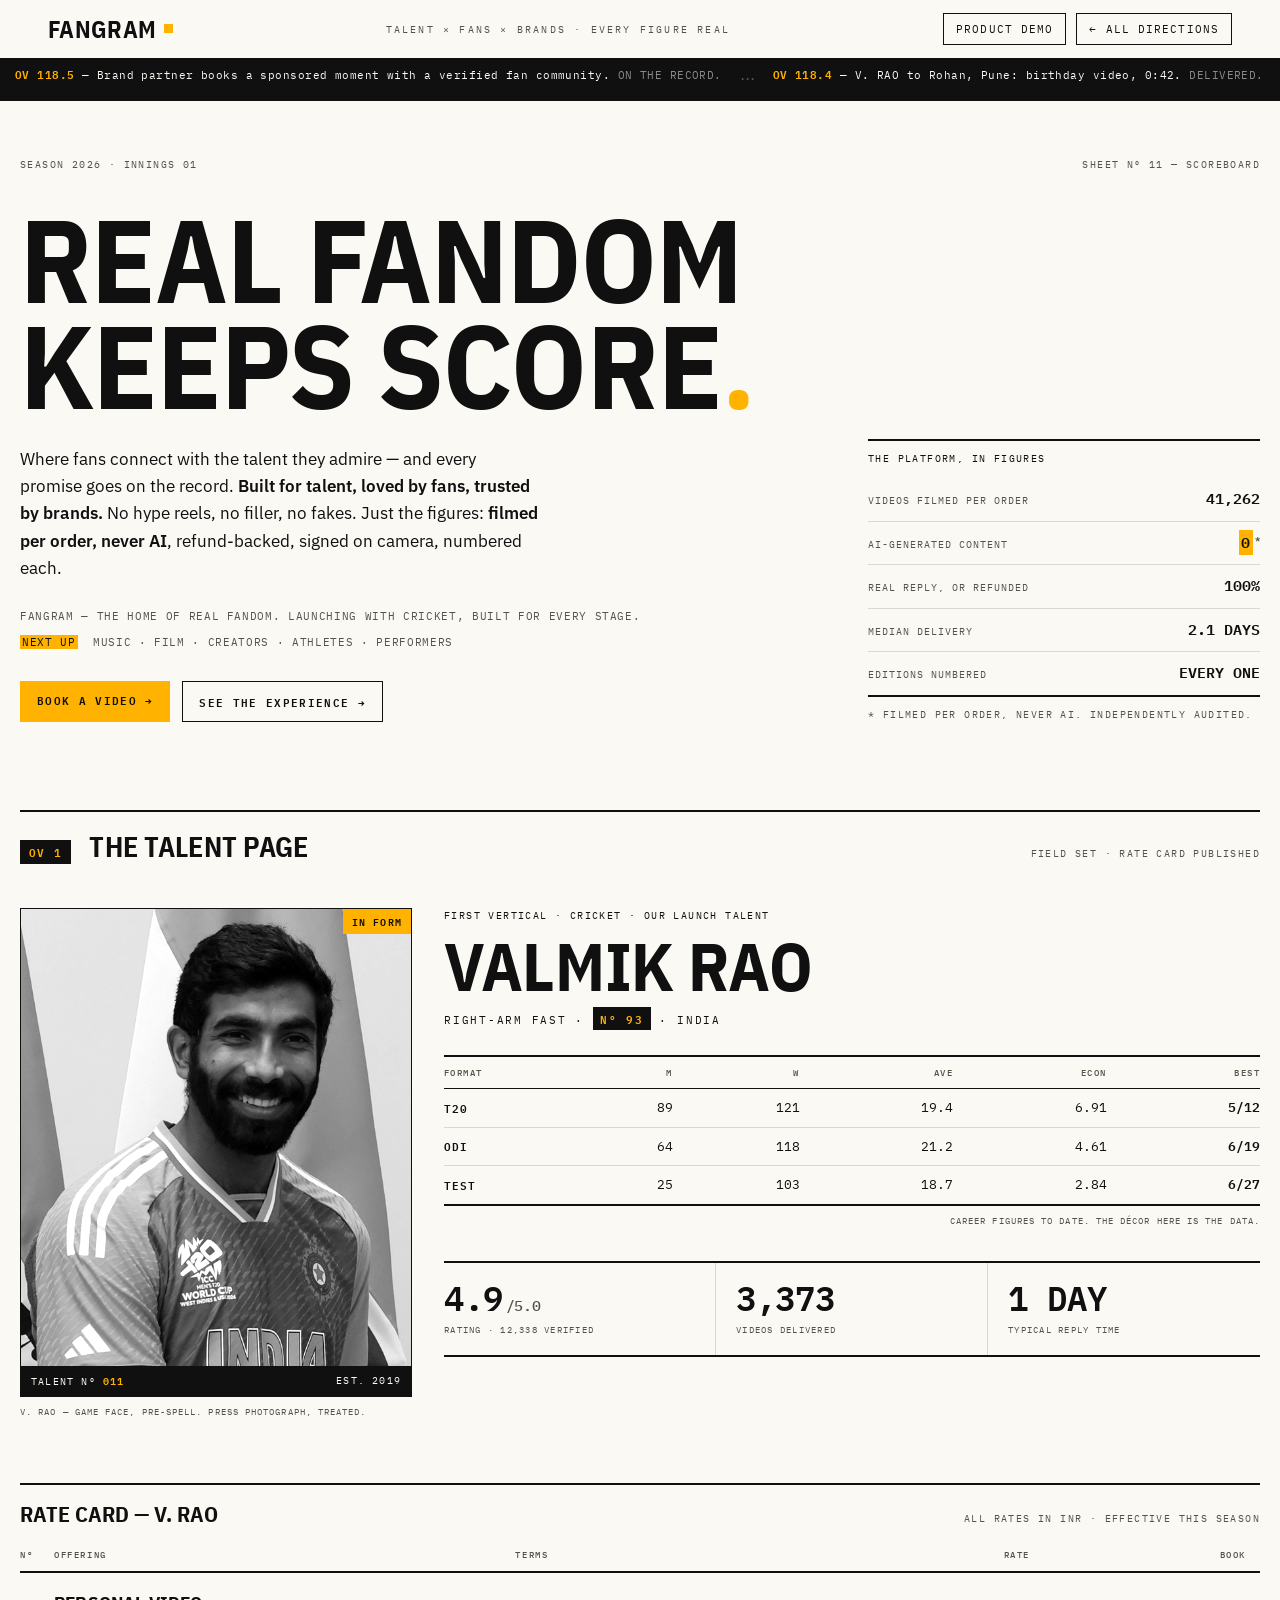
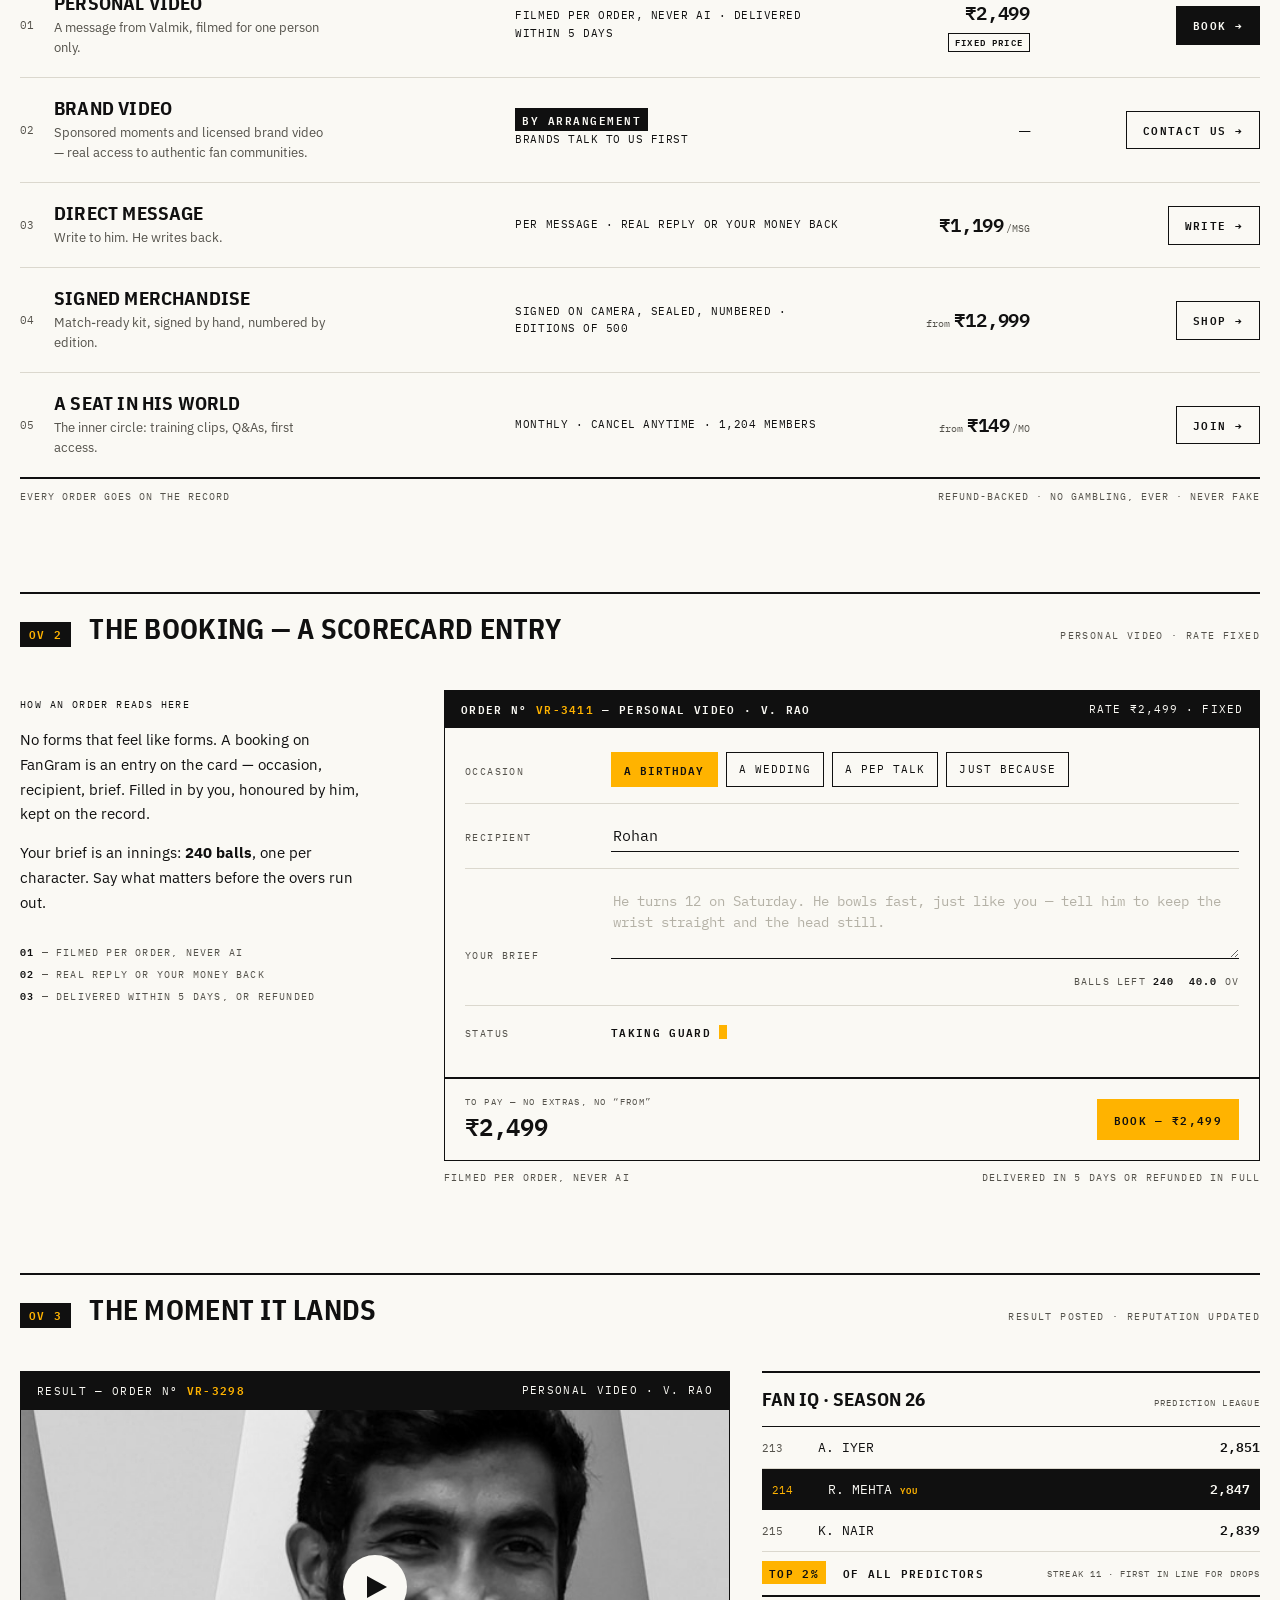
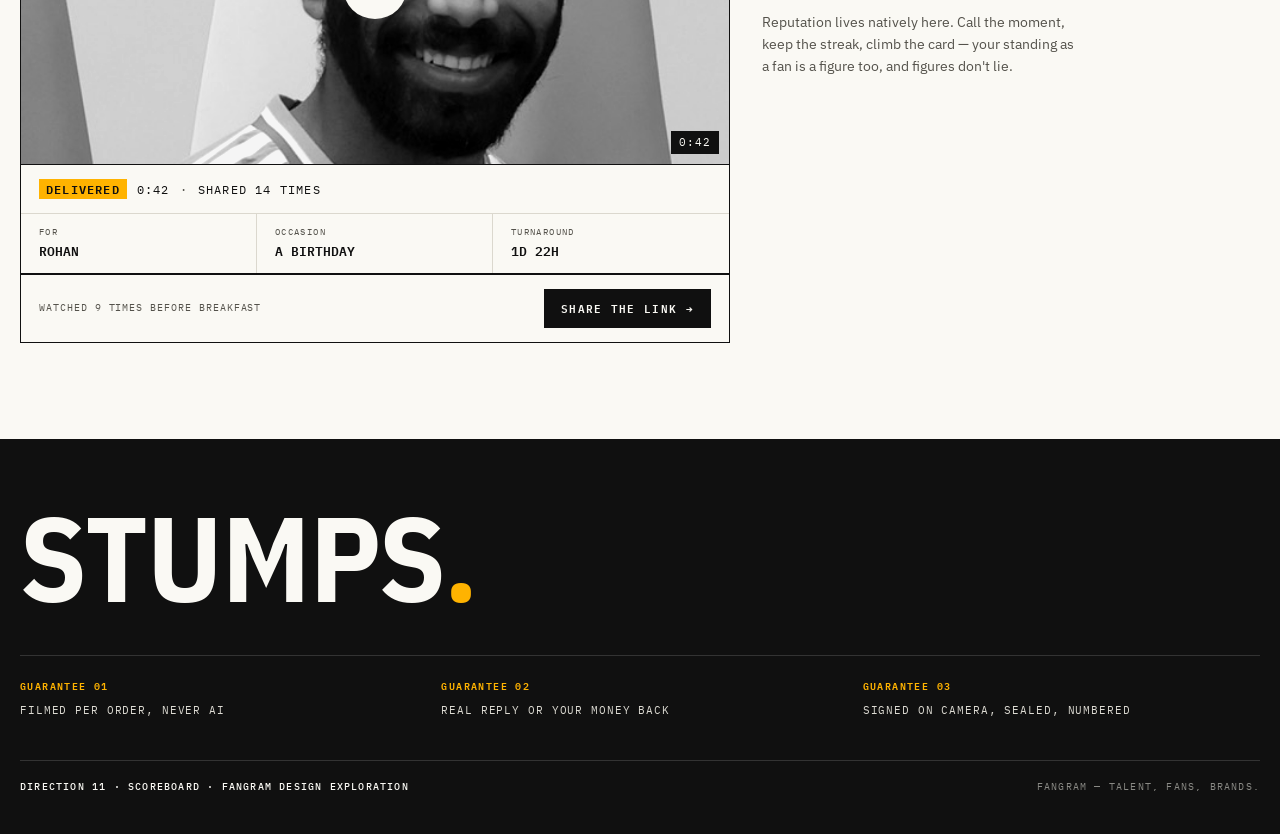
<file: scoreboard.html>
<!DOCTYPE html>
<html lang="en">
<head>
<meta charset="UTF-8">
<meta http-equiv="Cache-Control" content="no-cache, no-store, must-revalidate"><meta http-equiv="Pragma" content="no-cache"><meta http-equiv="Expires" content="0">
<meta name="viewport" content="width=device-width, initial-scale=1.0">
<title>Direction 11 · Scoreboard — FanGram</title>
<link rel="preconnect" href="https://fonts.googleapis.com">
<link rel="preconnect" href="https://fonts.gstatic.com" crossorigin>
<link href="https://fonts.googleapis.com/css2?family=IBM+Plex+Mono:wght@400;500;600;700&family=IBM+Plex+Sans+Condensed:wght@600;700&family=IBM+Plex+Sans:wght@400;500;600&display=swap" rel="stylesheet">
<style>
:root{
  --paper:#FAF9F4;
  --ink:#101010;
  --ink-soft:#54524B;
  --hair:#DBD8CE;
  --amber:#FFB300;
  --mono:'IBM Plex Mono',monospace;
  --sans:'IBM Plex Sans',sans-serif;
  --cond:'IBM Plex Sans Condensed',sans-serif;
}
*{margin:0;padding:0;box-sizing:border-box}
html{scroll-behavior:smooth}
body{
  background:var(--paper);
  color:var(--ink);
  font-family:var(--sans);
  font-size:16px;
  line-height:1.5;
  -webkit-font-smoothing:antialiased;
  font-variant-numeric:tabular-nums;
}
img{max-width:100%;display:block}
a{color:inherit}
.wrap{max-width:1240px;margin:0 auto;padding:0 28px}
@media(max-width:600px){.wrap{padding:0 16px}}

/* ---------- utility type ---------- */
.mono{font-family:var(--mono)}
.lbl{font-family:var(--mono);font-size:10px;letter-spacing:.14em;text-transform:uppercase;color:var(--ink-soft)}
.lbl-ink{font-family:var(--mono);font-size:10px;letter-spacing:.14em;text-transform:uppercase;color:var(--ink)}
.hl{background:var(--amber);color:var(--ink);padding:0 .18em}
.num{font-family:var(--mono);font-variant-numeric:tabular-nums}

/* ---------- nav ---------- */
header.top{border-bottom:2px solid var(--ink);background:var(--paper);position:sticky;top:0;z-index:50}
.nav{display:flex;align-items:center;justify-content:space-between;height:58px;gap:16px}
.wordmark{font-family:var(--cond);font-weight:700;font-size:24px;letter-spacing:.015em;text-transform:uppercase;text-decoration:none;display:flex;align-items:center;gap:7px;line-height:1}
.wordmark .sq{width:9px;height:9px;background:var(--amber);display:inline-block;transform:translateY(-1px)}
.nav-mid{font-family:var(--mono);font-size:10px;letter-spacing:.22em;color:var(--ink-soft)}
.backlink{font-family:var(--mono);font-size:11px;letter-spacing:.1em;text-transform:uppercase;text-decoration:none;border:1px solid var(--ink);padding:7px 12px;transition:background .15s,color .15s;white-space:nowrap}
.backlink:hover{background:var(--ink);color:var(--paper)}
@media(max-width:760px){.nav-mid{display:none}.wordmark{font-size:20px}}

/* ---------- ticker ---------- */
.ticker{background:var(--ink);color:var(--paper);overflow:hidden;border-bottom:1px solid var(--ink)}
.ticker-inner{display:flex;white-space:nowrap;width:max-content;animation:tick 46s linear infinite}
.ticker:hover .ticker-inner{animation-play-state:paused}
.ticker span.item{font-family:var(--mono);font-size:11px;letter-spacing:.04em;padding:8px 0;display:inline-block}
.ticker span.item b{color:var(--amber);font-weight:600}
.ticker span.item i{font-style:normal;color:#8a8a85}
.ticker span.sep{color:#555;padding:8px 18px}
@keyframes tick{from{transform:translateX(0)}to{transform:translateX(-50%)}}

/* ---------- section headers ---------- */
.sec{padding:0 0 88px}
.sec-head{border-top:2px solid var(--ink);display:flex;align-items:baseline;gap:18px;padding:14px 0 0;margin-bottom:40px;flex-wrap:wrap}
.ov-chip{background:var(--ink);color:var(--amber);font-family:var(--mono);font-size:11px;letter-spacing:.12em;padding:4px 9px;font-weight:600;white-space:nowrap}
.sec-head h2{font-family:var(--cond);font-weight:700;font-size:clamp(20px,2.6vw,28px);text-transform:uppercase;letter-spacing:.01em}
.sec-head .annot{margin-left:auto;font-family:var(--mono);font-size:10px;letter-spacing:.14em;text-transform:uppercase;color:var(--ink-soft)}
@media(max-width:600px){.sec-head .annot{display:none}}

/* ---------- hero ---------- */
.hero{padding:56px 0 88px}
.hero-meta{display:flex;justify-content:space-between;margin-bottom:34px}
.hero-grid{display:grid;grid-template-columns:repeat(12,1fr);gap:32px;align-items:end}
.hero-left{grid-column:1/9}
.hero-right{grid-column:9/13}
h1{
  font-family:var(--cond);font-weight:700;text-transform:uppercase;
  font-size:clamp(52px,9.2vw,124px);line-height:.9;letter-spacing:-.008em;
}
h1 .dot{color:var(--amber)}
.hero-sub{max-width:52ch;margin-top:28px;font-size:17px;line-height:1.6;color:var(--ink)}
.hero-sub b{font-weight:600}
.hero-foot{margin-top:26px;font-family:var(--mono);font-size:11px;letter-spacing:.06em;color:var(--ink-soft)}

.stat-table{border-top:2px solid var(--ink);width:100%}
.stat-table caption{text-align:left;font-family:var(--mono);font-size:10px;letter-spacing:.16em;text-transform:uppercase;padding:10px 0 12px;color:var(--ink)}
.stat-table .row{display:flex;justify-content:space-between;align-items:baseline;border-bottom:1px solid var(--hair);padding:10px 0;gap:12px}
.stat-table .row:last-child{border-bottom:2px solid var(--ink)}
.stat-table .k{font-family:var(--mono);font-size:10px;letter-spacing:.1em;text-transform:uppercase;color:var(--ink-soft)}
.stat-table .v{font-family:var(--mono);font-size:15px;font-weight:600;text-align:right;white-space:nowrap}
.stat-table .v sup{font-size:9px;color:var(--ink-soft)}
@media(max-width:900px){.hero-left,.hero-right{grid-column:1/13}}

/* ---------- talent ---------- */
.talent-grid{display:grid;grid-template-columns:repeat(12,1fr);gap:32px}
.t-photo{grid-column:1/5}
.t-info{grid-column:5/13}
@media(max-width:860px){.t-photo{grid-column:1/13;max-width:420px}.t-info{grid-column:1/13}}
.photo-frame{border:1px solid var(--ink);position:relative;background:var(--ink)}
.photo-frame img{width:100%;aspect-ratio:4/5;object-fit:cover;object-position:top;filter:grayscale(1) contrast(1.14) brightness(1.05)}
.photo-frame .tag{position:absolute;top:0;right:0;background:var(--amber);color:var(--ink);font-family:var(--mono);font-size:10px;letter-spacing:.12em;font-weight:600;padding:5px 9px}
.photo-frame .strip{position:absolute;left:0;right:0;bottom:0;background:var(--ink);color:var(--paper);font-family:var(--mono);font-size:10px;letter-spacing:.12em;padding:7px 10px;display:flex;justify-content:space-between}
.photo-frame .strip b{color:var(--amber);font-weight:600}
.photo-cap{font-family:var(--mono);font-size:9px;letter-spacing:.12em;text-transform:uppercase;color:var(--ink-soft);padding-top:8px}

.t-name{font-family:var(--cond);font-weight:700;text-transform:uppercase;font-size:clamp(40px,5.4vw,68px);line-height:.92;letter-spacing:-.005em}
.t-role{font-family:var(--mono);font-size:11px;letter-spacing:.16em;text-transform:uppercase;margin:14px 0 26px;color:var(--ink)}
.t-role b{background:var(--ink);color:var(--amber);padding:2px 7px;font-weight:600}

table.score{width:100%;border-collapse:collapse;border-top:2px solid var(--ink)}
table.score th{font-family:var(--mono);font-size:9px;letter-spacing:.16em;text-transform:uppercase;color:var(--ink-soft);font-weight:500;text-align:right;padding:9px 0 9px 14px;border-bottom:1px solid var(--ink)}
table.score th:first-child{text-align:left;padding-left:0}
table.score td{font-family:var(--mono);font-size:13px;text-align:right;padding:9px 0 9px 14px;border-bottom:1px solid var(--hair)}
table.score td:first-child{text-align:left;padding-left:0;font-weight:600;letter-spacing:.08em;font-size:11px}
table.score tr:last-child td{border-bottom:2px solid var(--ink)}
table.score td.best{font-weight:600}
.score-cap{font-family:var(--mono);font-size:9px;letter-spacing:.12em;text-transform:uppercase;color:var(--ink-soft);padding-top:8px;text-align:right}

.trust{display:grid;grid-template-columns:1fr 1fr 1fr;border-top:2px solid var(--ink);border-bottom:2px solid var(--ink);margin-top:34px}
.trust .cell{padding:18px 20px;border-right:1px solid var(--hair)}
.trust .cell:first-child{padding-left:0}
.trust .cell:last-child{border-right:none}
.trust .big{font-family:var(--mono);font-weight:600;font-size:clamp(24px,3vw,34px);line-height:1;letter-spacing:-.01em}
.trust .big small{font-size:.45em;color:var(--ink-soft);font-weight:500}
.trust .cap{font-family:var(--mono);font-size:9px;letter-spacing:.14em;text-transform:uppercase;color:var(--ink-soft);margin-top:8px}
@media(max-width:640px){.trust{grid-template-columns:1fr}.trust .cell{border-right:none;border-bottom:1px solid var(--hair);padding-left:0}.trust .cell:last-child{border-bottom:none}}

/* ---------- rate card ---------- */
.rate-head{display:flex;justify-content:space-between;align-items:baseline;margin:64px 0 0;border-top:2px solid var(--ink);padding-top:12px}
.rate-head h3{font-family:var(--cond);font-weight:700;font-size:22px;text-transform:uppercase}
.ratecard{width:100%;border-collapse:collapse;margin-top:18px}
.ratecard thead th{font-family:var(--mono);font-size:9px;letter-spacing:.18em;text-transform:uppercase;color:var(--ink-soft);font-weight:500;text-align:left;padding:0 14px 10px 0;border-bottom:2px solid var(--ink)}
.ratecard thead th.r{text-align:right}
.ratecard tbody tr{border-bottom:1px solid var(--hair);transition:background .12s}
.ratecard tbody tr:last-child{border-bottom:2px solid var(--ink)}
.ratecard tbody tr:hover{background:#F2F0E8}
.ratecard td{padding:20px 14px 20px 0;vertical-align:middle}
.ratecard .no{font-family:var(--mono);font-size:11px;color:var(--ink-soft);width:34px}
.ratecard .off b{font-family:var(--cond);font-weight:700;font-size:19px;text-transform:uppercase;letter-spacing:.01em;display:block;line-height:1.15}
.ratecard .off span{font-size:13px;color:var(--ink-soft);display:block;margin-top:3px;max-width:34ch}
.ratecard .terms{font-family:var(--mono);font-size:10.5px;letter-spacing:.05em;text-transform:uppercase;color:var(--ink);line-height:1.7;max-width:30ch}
.ratecard .terms .arr{background:var(--ink);color:var(--paper);padding:2px 7px;letter-spacing:.14em;font-weight:600;white-space:nowrap}
.ratecard .rate{text-align:right;white-space:nowrap;font-family:var(--mono)}
.ratecard .rate .fig{font-size:19px;font-weight:600;letter-spacing:-.01em}
.ratecard .rate .from{font-size:10px;color:var(--ink-soft);margin-right:4px;text-transform:lowercase}
.ratecard .rate .unit{font-size:10px;color:var(--ink-soft)}
.ratecard .rate .chip{display:inline-block;font-size:8.5px;letter-spacing:.14em;border:1px solid var(--ink);padding:2px 6px;margin-top:6px;font-weight:600}
.ratecard .rate .dash{font-size:19px;color:var(--ink)}
.ratecard .act{text-align:right;padding-right:0;white-space:nowrap}
.btn{display:inline-block;font-family:var(--mono);font-size:11px;letter-spacing:.12em;text-transform:uppercase;font-weight:600;border:1px solid var(--ink);background:transparent;color:var(--ink);padding:10px 16px;cursor:pointer;text-decoration:none;transition:background .15s,color .15s}
.btn:hover{background:var(--ink);color:var(--paper)}
.btn.solid{background:var(--ink);color:var(--paper)}
.btn.solid:hover{background:var(--amber);color:var(--ink);border-color:var(--amber)}
.btn.amber{background:var(--amber);border-color:var(--amber);color:var(--ink)}
.btn.amber:hover{background:var(--ink);border-color:var(--ink);color:var(--amber)}
.rate-foot{font-family:var(--mono);font-size:10px;letter-spacing:.1em;text-transform:uppercase;color:var(--ink-soft);padding-top:10px;display:flex;justify-content:space-between;flex-wrap:wrap;gap:8px}
@media(max-width:820px){
  .ratecard,.ratecard tbody,.ratecard tr,.ratecard td{display:block;width:100%}
  .ratecard thead{display:none}
  .ratecard tbody tr{border:1px solid var(--ink);border-bottom:none;padding:18px 16px}
  .ratecard tbody tr:last-child{border-bottom:1px solid var(--ink)}
  .ratecard td{padding:0}
  .ratecard .no{margin-bottom:6px}
  .ratecard .off{margin-bottom:10px}
  .ratecard .terms{max-width:none;margin-bottom:14px}
  .ratecard .rate{text-align:left;display:flex;align-items:baseline;gap:10px;margin-bottom:14px}
  .ratecard .rate .chip{margin-top:0}
  .ratecard .act{text-align:left}
}

/* ---------- order card ---------- */
.order-grid{display:grid;grid-template-columns:repeat(12,1fr);gap:32px}
.order-copy{grid-column:1/5}
.order-card-wrap{grid-column:5/13}
@media(max-width:900px){.order-copy,.order-card-wrap{grid-column:1/13}}
.order-copy p{font-size:15px;line-height:1.65;color:var(--ink);margin-top:14px;max-width:38ch}
.order-copy .g{font-family:var(--mono);font-size:10px;letter-spacing:.12em;text-transform:uppercase;color:var(--ink-soft);margin-top:26px;line-height:2.1}
.order-copy .g b{color:var(--ink);font-weight:600}

.ocard{border:1px solid var(--ink);background:var(--paper)}
.ocard-head{background:var(--ink);color:var(--paper);display:flex;justify-content:space-between;align-items:center;padding:10px 16px;gap:10px;flex-wrap:wrap}
.ocard-head .l{font-family:var(--mono);font-size:11px;letter-spacing:.12em;font-weight:600}
.ocard-head .l b{color:var(--amber);font-weight:600}
.ocard-head .r{font-family:var(--mono);font-size:11px;letter-spacing:.1em}
.ocard-body{padding:8px 20px 20px}
.orow{display:grid;grid-template-columns:130px 1fr;gap:16px;align-items:baseline;border-bottom:1px solid var(--hair);padding:16px 0}
.orow:last-of-type{border-bottom:none}
.orow .ok{font-family:var(--mono);font-size:10px;letter-spacing:.14em;text-transform:uppercase;color:var(--ink-soft);padding-top:4px}
@media(max-width:560px){.orow{grid-template-columns:1fr;gap:8px}}
.chips{display:flex;flex-wrap:wrap;gap:8px}
.chip-btn{font-family:var(--mono);font-size:10.5px;letter-spacing:.1em;text-transform:uppercase;border:1px solid var(--ink);background:transparent;color:var(--ink);padding:7px 12px;cursor:pointer;transition:background .12s,color .12s}
.chip-btn:hover{background:#EFEDE4}
.chip-btn[aria-pressed="true"]{background:var(--amber);border-color:var(--amber);font-weight:600}
.ofield{width:100%;border:none;border-bottom:1px solid var(--ink);background:transparent;font-family:var(--mono);font-size:15px;padding:6px 2px;color:var(--ink);border-radius:0}
.ofield:focus{outline:none;border-bottom:2px solid var(--amber)}
.ofield::placeholder{color:#B4B1A6}
textarea.ofield{resize:vertical;min-height:74px;line-height:1.6;font-size:13.5px}
.balls{display:flex;justify-content:flex-end;gap:14px;font-family:var(--mono);font-size:10px;letter-spacing:.12em;text-transform:uppercase;color:var(--ink-soft);padding-top:8px}
.balls b{color:var(--ink);font-weight:600}
.balls.low b{background:var(--amber);padding:0 5px}
.orow.status .sv{font-family:var(--mono);font-size:11px;letter-spacing:.12em;text-transform:uppercase;font-weight:600}
.cursor{display:inline-block;width:8px;height:14px;background:var(--amber);vertical-align:-2px;animation:blink 1s steps(1) infinite}
@keyframes blink{50%{opacity:0}}
.ocard-foot{border-top:2px solid var(--ink);display:flex;justify-content:space-between;align-items:center;padding:16px 20px;gap:14px;flex-wrap:wrap}
.ocard-foot .pay{font-family:var(--mono)}
.ocard-foot .pay .k{font-size:9px;letter-spacing:.16em;text-transform:uppercase;color:var(--ink-soft);display:block}
.ocard-foot .pay .v{font-size:24px;font-weight:600;letter-spacing:-.01em}
.ocard-sub{font-family:var(--mono);font-size:9.5px;letter-spacing:.12em;text-transform:uppercase;color:var(--ink-soft);padding-top:10px;display:flex;justify-content:space-between;flex-wrap:wrap;gap:6px}

/* ---------- lands ---------- */
.lands-grid{display:grid;grid-template-columns:repeat(12,1fr);gap:32px;align-items:start}
.result-card{grid-column:1/8;border:1px solid var(--ink)}
.fiq{grid-column:8/13}
@media(max-width:900px){.result-card,.fiq{grid-column:1/13}}
.rcard-head{background:var(--ink);color:var(--paper);display:flex;justify-content:space-between;padding:10px 16px;font-family:var(--mono);font-size:11px;letter-spacing:.12em;flex-wrap:wrap;gap:8px}
.rcard-head b{color:var(--amber);font-weight:600}
.rthumb{position:relative;background:var(--ink)}
.rthumb img{width:100%;aspect-ratio:16/8;object-fit:cover;object-position:50% 18%;filter:grayscale(1) contrast(1.14) brightness(.96)}
.play{position:absolute;inset:0;margin:auto;width:64px;height:64px;border-radius:50%;background:var(--paper);border:none;display:flex;align-items:center;justify-content:center;cursor:pointer;transition:transform .15s,background .15s}
.play:hover{background:var(--amber);transform:scale(1.06)}
.play svg{margin-left:4px}
.rthumb .len{position:absolute;right:10px;bottom:10px;background:var(--ink);color:var(--paper);font-family:var(--mono);font-size:11px;padding:3px 8px;letter-spacing:.08em}
.result-line{border-top:1px solid var(--ink);padding:14px 18px;font-family:var(--mono);font-size:12px;letter-spacing:.1em;text-transform:uppercase;display:flex;gap:10px;flex-wrap:wrap;align-items:baseline}
.result-line .d{background:var(--amber);font-weight:600;padding:1px 7px}
.result-line .m{color:var(--ink-soft)}
.rmeta{display:grid;grid-template-columns:1fr 1fr 1fr;border-top:1px solid var(--hair)}
.rmeta .cell{padding:12px 18px;border-right:1px solid var(--hair)}
.rmeta .cell:last-child{border-right:none}
.rmeta .k{font-family:var(--mono);font-size:8.5px;letter-spacing:.16em;text-transform:uppercase;color:var(--ink-soft)}
.rmeta .v{font-family:var(--mono);font-size:13px;font-weight:600;margin-top:3px}
@media(max-width:560px){.rmeta{grid-template-columns:1fr}.rmeta .cell{border-right:none;border-bottom:1px solid var(--hair)}.rmeta .cell:last-child{border-bottom:none}}
.rcard-foot{border-top:2px solid var(--ink);padding:14px 18px;display:flex;justify-content:space-between;align-items:center;gap:12px;flex-wrap:wrap}
.rcard-foot .note{font-family:var(--mono);font-size:9.5px;letter-spacing:.1em;text-transform:uppercase;color:var(--ink-soft)}

.fiq-box{border-top:2px solid var(--ink)}
.fiq-head{display:flex;justify-content:space-between;align-items:baseline;padding:12px 0;border-bottom:1px solid var(--ink)}
.fiq-head .t{font-family:var(--cond);font-weight:700;font-size:19px;text-transform:uppercase}
.fiq-head .s{font-family:var(--mono);font-size:9px;letter-spacing:.14em;text-transform:uppercase;color:var(--ink-soft)}
.fiq-row{display:grid;grid-template-columns:44px 1fr auto;gap:12px;align-items:baseline;padding:11px 0;border-bottom:1px solid var(--hair);font-family:var(--mono);font-size:12.5px}
.fiq-row .rk{color:var(--ink-soft);font-size:11px}
.fiq-row .pts{font-weight:600}
.fiq-row.you{background:var(--ink);color:var(--paper);padding-left:10px;padding-right:10px;border-bottom:1px solid var(--ink)}
.fiq-row.you .rk{color:var(--amber)}
.fiq-row.you .nm b{color:var(--amber);font-weight:600;font-size:9px;letter-spacing:.12em;margin-left:8px}
.fiq-strip{display:flex;justify-content:space-between;align-items:center;padding:13px 0;border-bottom:2px solid var(--ink);gap:10px;flex-wrap:wrap}
.fiq-strip .pct{font-family:var(--mono);font-size:11px;letter-spacing:.12em;font-weight:600;text-transform:uppercase}
.fiq-strip .pct em{font-style:normal;background:var(--amber);padding:2px 7px}
.fiq-strip .cap{font-family:var(--mono);font-size:9px;letter-spacing:.12em;text-transform:uppercase;color:var(--ink-soft)}
.fiq-note{font-size:13.5px;line-height:1.65;color:var(--ink-soft);padding-top:14px;max-width:40ch}

/* ---------- footer ---------- */
footer{background:var(--ink);color:var(--paper);margin-top:8px}
.foot-inner{padding:64px 0 40px}
.stumps{font-family:var(--cond);font-weight:700;text-transform:uppercase;font-size:clamp(56px,10vw,120px);line-height:.9;letter-spacing:-.008em}
.stumps .dot{color:var(--amber)}
.foot-guar{display:grid;grid-template-columns:1fr 1fr 1fr;gap:24px;margin-top:44px;border-top:1px solid #333;padding-top:22px}
.foot-guar .g .n{font-family:var(--mono);font-size:10px;color:var(--amber);letter-spacing:.14em;font-weight:600}
.foot-guar .g .t{font-family:var(--mono);font-size:11px;letter-spacing:.08em;text-transform:uppercase;margin-top:8px;line-height:1.8;color:#DDDBD3}
@media(max-width:720px){.foot-guar{grid-template-columns:1fr}}
.foot-base{border-top:1px solid #333;margin-top:40px;padding:18px 0 0;display:flex;justify-content:space-between;gap:12px;flex-wrap:wrap;font-family:var(--mono);font-size:10px;letter-spacing:.12em;text-transform:uppercase;color:#8a8a85}
.foot-base b{color:var(--paper);font-weight:500}

/* ---------- reveal ---------- */
.rv{opacity:0;transform:translateY(14px);transition:opacity .6s ease,transform .6s ease}
.rv.in{opacity:1;transform:none}
.rv.d1{transition-delay:.08s}.rv.d2{transition-delay:.16s}.rv.d3{transition-delay:.24s}

@media(prefers-reduced-motion:reduce){
  html{scroll-behavior:auto}
  .ticker-inner{animation:none}
  .ticker{overflow-x:auto}
  .cursor{animation:none}
  .rv{opacity:1;transform:none;transition:none}
  *{transition-duration:.01ms !important}
}
:focus-visible{outline:2px solid var(--amber);outline-offset:2px}
</style>
</head>
<body>

<!-- ============ NAV ============ -->
<header class="top">
  <div class="wrap nav">
    <a class="wordmark" href="#top">Fangram<span class="sq"></span></a>
    <div class="nav-mid">TALENT × FANS × BRANDS · EVERY FIGURE REAL</div>
    <div style="display:flex;align-items:center;gap:10px">
      <a class="backlink fgwt-open" href="#" role="button">Product demo</a>
      <a class="backlink" href="index.html">← All directions</a>
    </div>
  </div>
  <div class="ticker" aria-label="Live platform commentary">
    <div class="ticker-inner">
      <span class="item">&nbsp;&nbsp;<b>OV 118.5</b> — Brand partner books a sponsored moment with a verified fan community. <i>ON THE RECORD.</i></span><span class="sep">···</span>
      <span class="item"><b>OV 118.4</b> — V. RAO to Rohan, Pune: birthday video, 0:42. <i>DELIVERED.</i></span><span class="sep">···</span>
      <span class="item"><b>OV 118.3</b> — Direct message answered in 4h 12m. <i>REAL REPLY.</i></span><span class="sep">···</span>
      <span class="item"><b>OV 118.2</b> — Bat Nº 047/500 signed on camera, sealed. <i>WITNESSED.</i></span><span class="sep">···</span>
      <span class="item"><b>OV 118.1</b> — New member takes a seat at ₹149/MO. <i>INNER CIRCLE.</i></span><span class="sep">···</span>
      <span class="item"><b>OV 117.6</b> — Refund honoured in full, 11 minutes. <i>PROMISE KEPT.</i></span><span class="sep">···</span>
      <span class="item"><b>OV 117.5</b> — AI-generated content this over: 0. <i>AS ALWAYS.</i></span><span class="sep">···</span>
      <span class="item" aria-hidden="true"><b>OV 118.5</b> — Brand partner books a sponsored moment with a verified fan community. <i>ON THE RECORD.</i></span><span class="sep" aria-hidden="true">···</span>
      <span class="item" aria-hidden="true"><b>OV 118.4</b> — V. RAO to Rohan, Pune: birthday video, 0:42. <i>DELIVERED.</i></span><span class="sep" aria-hidden="true">···</span>
      <span class="item" aria-hidden="true"><b>OV 118.3</b> — Direct message answered in 4h 12m. <i>REAL REPLY.</i></span><span class="sep" aria-hidden="true">···</span>
      <span class="item" aria-hidden="true"><b>OV 118.2</b> — Bat Nº 047/500 signed on camera, sealed. <i>WITNESSED.</i></span><span class="sep" aria-hidden="true">···</span>
      <span class="item" aria-hidden="true"><b>OV 118.1</b> — New member takes a seat at ₹149/MO. <i>INNER CIRCLE.</i></span><span class="sep" aria-hidden="true">···</span>
      <span class="item" aria-hidden="true"><b>OV 117.6</b> — Refund honoured in full, 11 minutes. <i>PROMISE KEPT.</i></span><span class="sep" aria-hidden="true">···</span>
      <span class="item" aria-hidden="true"><b>OV 117.5</b> — AI-generated content this over: 0. <i>AS ALWAYS.</i></span><span class="sep" aria-hidden="true">···</span>
    </div>
  </div>
</header>

<main id="top">

<!-- ============ HERO ============ -->
<section class="hero wrap">
  <div class="hero-meta">
    <span class="lbl">Season 2026 · Innings 01</span>
    <span class="lbl">Sheet Nº 11 — Scoreboard</span>
  </div>
  <div class="hero-grid">
    <div class="hero-left rv">
      <h1>Real fandom<br>keeps score<span class="dot">.</span></h1>
      <p class="hero-sub">Where fans connect with the talent they admire — and every promise goes on the record. <b>Built for talent, loved by fans, trusted by brands.</b> No hype reels, no filler, no fakes. Just the figures: <b>filmed per order, never AI</b>, refund-backed, signed on camera, numbered each.</p>
      <p class="hero-foot">FANGRAM — THE HOME OF REAL FANDOM. LAUNCHING WITH CRICKET, BUILT FOR EVERY STAGE.</p>
      <p class="hero-foot" style="margin-top:10px"><span class="hl">NEXT UP</span>&nbsp; MUSIC · FILM · CREATORS · ATHLETES · PERFORMERS</p>
      <div style="display:flex;gap:12px;flex-wrap:wrap;margin-top:30px">
        <a class="btn amber" href="#booking">Book a video →</a>
        <button class="btn fgwt-open" type="button">See the experience →</button>
      </div>
    </div>
    <div class="hero-right rv d1">
      <div class="stat-table" aria-label="The platform, in figures">
        <div class="lbl-ink" style="padding:10px 0 12px">The platform, in figures</div>
        <div class="row"><span class="k">Videos filmed per order</span><span class="v" data-count="41262">41,262</span></div>
        <div class="row"><span class="k">AI-generated content</span><span class="v"><span class="hl">0</span><sup>&thinsp;*</sup></span></div>
        <div class="row"><span class="k">Real reply, or refunded</span><span class="v">100%</span></div>
        <div class="row"><span class="k">Median delivery</span><span class="v">2.1 DAYS</span></div>
        <div class="row"><span class="k">Editions numbered</span><span class="v">EVERY ONE</span></div>
      </div>
      <p class="lbl" style="padding-top:10px">* Filmed per order, never AI. Independently audited.</p>
    </div>
  </div>
</section>

<!-- ============ TALENT PAGE ============ -->
<section class="sec wrap" id="talent">
  <div class="sec-head rv">
    <span class="ov-chip">OV 1</span>
    <h2>The Talent Page</h2>
    <span class="annot">Field set · Rate card published</span>
  </div>

  <div class="talent-grid">
    <div class="t-photo rv">
      <div class="photo-frame">
        <img src="assets/players/bumrah.jpg" alt="Valmik Rao, fast bowler, portrait in black and white">
        <span class="tag">IN FORM</span>
        <div class="strip"><span>TALENT Nº <b>011</b></span><span>EST. 2019</span></div>
      </div>
      <p class="photo-cap">V. Rao — game face, pre-spell. Press photograph, treated.</p>
    </div>

    <div class="t-info">
      <div class="rv d1">
        <p class="lbl-ink" style="margin-bottom:12px">First vertical · Cricket · Our launch talent</p>
        <h3 class="t-name">Valmik Rao</h3>
        <p class="t-role">Right-arm fast · <b>Nº 93</b> · India</p>
      </div>

      <table class="score rv d2" aria-label="Career figures">
        <thead>
          <tr><th>Format</th><th>M</th><th>W</th><th>Ave</th><th>Econ</th><th>Best</th></tr>
        </thead>
        <tbody>
          <tr><td>T20</td><td>89</td><td>121</td><td>19.4</td><td>6.91</td><td class="best">5/12</td></tr>
          <tr><td>ODI</td><td>64</td><td>118</td><td>21.2</td><td>4.61</td><td class="best">6/19</td></tr>
          <tr><td>TEST</td><td>25</td><td>103</td><td>18.7</td><td>2.84</td><td class="best">6/27</td></tr>
        </tbody>
      </table>
      <p class="score-cap">Career figures to date. The décor here is the data.</p>

      <div class="trust rv d3" aria-label="Trust figures">
        <div class="cell">
          <div class="big">4.9<small>&thinsp;/5.0</small></div>
          <div class="cap">Rating · 12,338 verified</div>
        </div>
        <div class="cell">
          <div class="big" data-count="3410">3,410</div>
          <div class="cap">Videos delivered</div>
        </div>
        <div class="cell">
          <div class="big">1 DAY</div>
          <div class="cap">Typical reply time</div>
        </div>
      </div>
    </div>
  </div>

  <!-- rate card -->
  <div class="rate-head rv">
    <h3>Rate Card — V. Rao</h3>
    <span class="lbl">All rates in INR · Effective this season</span>
  </div>
  <table class="ratecard rv d1">
    <thead>
      <tr>
        <th>Nº</th><th>Offering</th><th>Terms</th><th class="r">Rate</th><th class="r">Book</th>
      </tr>
    </thead>
    <tbody>
      <tr>
        <td class="no">01</td>
        <td class="off"><b>Personal video</b><span>A message from Valmik, filmed for one person only.</span></td>
        <td class="terms">Filmed per order, never AI · delivered within 5 days</td>
        <td class="rate"><span class="fig">₹2,499</span><br><span class="chip">FIXED PRICE</span></td>
        <td class="act"><a class="btn solid" href="#booking">Book →</a></td>
      </tr>
      <tr>
        <td class="no">02</td>
        <td class="off"><b>Brand video</b><span>Sponsored moments and licensed brand video — real access to authentic fan communities.</span></td>
        <td class="terms"><span class="arr">By arrangement</span><br>brands talk to us first</td>
        <td class="rate"><span class="dash">—</span></td>
        <td class="act"><a class="btn" href="#booking">Contact us →</a></td>
      </tr>
      <tr>
        <td class="no">03</td>
        <td class="off"><b>Direct message</b><span>Write to him. He writes back.</span></td>
        <td class="terms">Per message · real reply or your money back</td>
        <td class="rate"><span class="fig">₹1,199</span><span class="unit">&thinsp;/MSG</span></td>
        <td class="act"><a class="btn" href="#booking">Write →</a></td>
      </tr>
      <tr>
        <td class="no">04</td>
        <td class="off"><b>Signed merchandise</b><span>Match-ready kit, signed by hand, numbered by edition.</span></td>
        <td class="terms">Signed on camera, sealed, numbered · editions of 500</td>
        <td class="rate"><span class="from">from</span><span class="fig">₹12,999</span></td>
        <td class="act"><a class="btn" href="#booking">Shop →</a></td>
      </tr>
      <tr>
        <td class="no">05</td>
        <td class="off"><b>A seat in his world</b><span>The inner circle: training clips, Q&amp;As, first access.</span></td>
        <td class="terms">Monthly · cancel anytime · 1,204 members</td>
        <td class="rate"><span class="from">from</span><span class="fig">₹149</span><span class="unit">&thinsp;/MO</span></td>
        <td class="act"><a class="btn" href="#booking">Join →</a></td>
      </tr>
    </tbody>
  </table>
  <div class="rate-foot">
    <span>Every order goes on the record</span>
    <span>Refund-backed · No gambling, ever · Never fake</span>
  </div>
</section>

<!-- ============ ORDER MOMENT ============ -->
<section class="sec wrap" id="booking">
  <div class="sec-head rv">
    <span class="ov-chip">OV 2</span>
    <h2>The Booking — a scorecard entry</h2>
    <span class="annot">Personal video · Rate fixed</span>
  </div>

  <div class="order-grid">
    <div class="order-copy rv">
      <span class="lbl-ink">How an order reads here</span>
      <p>No forms that feel like forms. A booking on FanGram is an entry on the card — occasion, recipient, brief. Filled in by you, honoured by him, kept on the record.</p>
      <p>Your brief is an innings: <strong>240 balls</strong>, one per character. Say what matters before the overs run out.</p>
      <div class="g">
        <b>01</b> — Filmed per order, never AI<br>
        <b>02</b> — Real reply or your money back<br>
        <b>03</b> — Delivered within 5 days, or refunded
      </div>
    </div>

    <div class="order-card-wrap rv d1">
      <form class="ocard" id="orderForm">
        <div class="ocard-head">
          <span class="l">ORDER Nº <b>VR-3411</b> — PERSONAL VIDEO · V. RAO</span>
          <span class="r">RATE ₹2,499 · FIXED</span>
        </div>
        <div class="ocard-body">
          <div class="orow">
            <span class="ok">Occasion</span>
            <div class="chips" role="group" aria-label="Choose an occasion">
              <button type="button" class="chip-btn" aria-pressed="true">A birthday</button>
              <button type="button" class="chip-btn" aria-pressed="false">A wedding</button>
              <button type="button" class="chip-btn" aria-pressed="false">A pep talk</button>
              <button type="button" class="chip-btn" aria-pressed="false">Just because</button>
            </div>
          </div>
          <div class="orow">
            <label class="ok" for="recipient">Recipient</label>
            <input class="ofield" id="recipient" type="text" value="Rohan" autocomplete="off" spellcheck="false">
          </div>
          <div class="orow">
            <label class="ok" for="brief">Your brief</label>
            <div>
              <textarea class="ofield" id="brief" maxlength="240" placeholder="He turns 12 on Saturday. He bowls fast, just like you — tell him to keep the wrist straight and the head still."></textarea>
              <div class="balls" id="ballCount" aria-live="polite">
                <span>Balls left <b id="ballsLeft">240</b></span>
                <span><b id="oversLeft">40.0</b> OV</span>
              </div>
            </div>
          </div>
          <div class="orow status">
            <span class="ok">Status</span>
            <span class="sv" id="orderStatus">Taking guard <span class="cursor" aria-hidden="true"></span></span>
          </div>
        </div>
        <div class="ocard-foot">
          <div class="pay">
            <span class="k">To pay — no extras, no “from”</span>
            <span class="v">₹2,499</span>
          </div>
          <button class="btn amber" type="submit" id="bookBtn">Book — ₹2,499</button>
        </div>
      </form>
      <div class="ocard-sub">
        <span>Filmed per order, never AI</span>
        <span>Delivered in 5 days or refunded in full</span>
      </div>
    </div>
  </div>
</section>

<!-- ============ THE MOMENT IT LANDS ============ -->
<section class="sec wrap" id="lands">
  <div class="sec-head rv">
    <span class="ov-chip">OV 3</span>
    <h2>The moment it lands</h2>
    <span class="annot">Result posted · Reputation updated</span>
  </div>

  <div class="lands-grid">
    <div class="result-card rv">
      <div class="rcard-head">
        <span>RESULT — ORDER Nº <b>VR-3298</b></span>
        <span>PERSONAL VIDEO · V. RAO</span>
      </div>
      <div class="rthumb">
        <img src="assets/players/bumrah.jpg" alt="Still from Valmik Rao's delivered birthday video">
        <button class="play" type="button" aria-label="Play Rohan's birthday video">
          <svg width="20" height="22" viewBox="0 0 20 22" aria-hidden="true"><path d="M0 0 L20 11 L0 22 Z" fill="#101010"/></svg>
        </button>
        <span class="len">0:42</span>
      </div>
      <div class="result-line">
        <span class="d">Delivered</span>
        <span>0:42</span>
        <span class="m">·</span>
        <span>Shared 14 times</span>
      </div>
      <div class="rmeta">
        <div class="cell"><div class="k">For</div><div class="v">ROHAN</div></div>
        <div class="cell"><div class="k">Occasion</div><div class="v">A BIRTHDAY</div></div>
        <div class="cell"><div class="k">Turnaround</div><div class="v">1D 22H</div></div>
      </div>
      <div class="rcard-foot">
        <span class="note">Watched 9 times before breakfast</span>
        <a class="btn solid" href="#lands">Share the link →</a>
      </div>
    </div>

    <div class="fiq rv d1">
      <div class="fiq-box">
        <div class="fiq-head">
          <span class="t">Fan IQ · Season 26</span>
          <span class="s">Prediction league</span>
        </div>
        <div class="fiq-row"><span class="rk">213</span><span class="nm">A. IYER</span><span class="pts">2,851</span></div>
        <div class="fiq-row you"><span class="rk">214</span><span class="nm">R. MEHTA<b>YOU</b></span><span class="pts">2,847</span></div>
        <div class="fiq-row"><span class="rk">215</span><span class="nm">K. NAIR</span><span class="pts">2,839</span></div>
        <div class="fiq-strip">
          <span class="pct"><em>TOP 2%</em>&nbsp; of all predictors</span>
          <span class="cap">Streak 11 · First in line for drops</span>
        </div>
        <p class="fiq-note">Reputation lives natively here. Call the moment, keep the streak, climb the card — your standing as a fan is a figure too, and figures don't lie.</p>
      </div>
    </div>
  </div>
</section>

</main>

<!-- ============ FOOTER ============ -->
<footer>
  <div class="wrap foot-inner">
    <div class="stumps rv">Stumps<span class="dot">.</span></div>
    <div class="foot-guar">
      <div class="g"><div class="n">GUARANTEE 01</div><div class="t">Filmed per order, never AI</div></div>
      <div class="g"><div class="n">GUARANTEE 02</div><div class="t">Real reply or your money back</div></div>
      <div class="g"><div class="n">GUARANTEE 03</div><div class="t">Signed on camera, sealed, numbered</div></div>
    </div>
    <div class="foot-base">
      <span><b>Direction 11 · Scoreboard · FanGram design exploration</b></span>
      <span>FanGram — talent, fans, brands.</span>
    </div>
  </div>
</footer>

<script>
(function(){
  var reduced = window.matchMedia('(prefers-reduced-motion: reduce)').matches;

  /* reveal on scroll */
  var rvs = document.querySelectorAll('.rv');
  if('IntersectionObserver' in window && !reduced){
    var io = new IntersectionObserver(function(entries){
      entries.forEach(function(e){
        if(e.isIntersecting){ e.target.classList.add('in'); io.unobserve(e.target); }
      });
    },{threshold:.12});
    rvs.forEach(function(el){ io.observe(el); });
  } else {
    rvs.forEach(function(el){ el.classList.add('in'); });
  }

  /* count-up on integer stats */
  function countUp(el){
    var target = parseInt(el.getAttribute('data-count'),10);
    var t0 = null, dur = 900;
    function fmt(n){ return n.toString().replace(/\B(?=(\d{3})+(?!\d))/g,','); }
    function step(ts){
      if(!t0) t0 = ts;
      var p = Math.min((ts - t0)/dur, 1);
      p = 1 - Math.pow(1 - p, 3);
      el.textContent = fmt(Math.round(target * p));
      if(p < 1) requestAnimationFrame(step);
    }
    requestAnimationFrame(step);
  }
  var counters = document.querySelectorAll('[data-count]');
  if(!reduced && 'IntersectionObserver' in window){
    var cio = new IntersectionObserver(function(entries){
      entries.forEach(function(e){
        if(e.isIntersecting){ countUp(e.target); cio.unobserve(e.target); }
      });
    },{threshold:.5});
    counters.forEach(function(el){ cio.observe(el); });
  }

  /* occasion chips */
  var chips = document.querySelectorAll('.chip-btn');
  chips.forEach(function(c){
    c.addEventListener('click', function(){
      chips.forEach(function(o){ o.setAttribute('aria-pressed','false'); });
      c.setAttribute('aria-pressed','true');
    });
  });

  /* brief = 240 balls */
  var brief = document.getElementById('brief');
  var ballsLeft = document.getElementById('ballsLeft');
  var oversLeft = document.getElementById('oversLeft');
  var ballWrap = document.getElementById('ballCount');
  var status = document.getElementById('orderStatus');
  function updateBalls(){
    var rem = 240 - brief.value.length;
    ballsLeft.textContent = rem;
    oversLeft.textContent = Math.floor(rem/6) + '.' + (rem % 6);
    ballWrap.classList.toggle('low', rem <= 30);
    if(!booked){
      status.innerHTML = brief.value.length > 0
        ? 'Innings in progress <span class="cursor" aria-hidden="true"></span>'
        : 'Taking guard <span class="cursor" aria-hidden="true"></span>';
    }
  }
  brief.addEventListener('input', updateBalls);

  /* book */
  var booked = false;
  document.getElementById('orderForm').addEventListener('submit', function(ev){
    ev.preventDefault();
    booked = true;
    status.innerHTML = '<span class="hl">Entry confirmed</span>&nbsp; on the record';
    var btn = document.getElementById('bookBtn');
    btn.textContent = 'Booked ✓';
    btn.disabled = true;
    btn.style.opacity = '.55';
    btn.style.cursor = 'default';
  });
})();
</script>

<!-- ============================================================
     FANGRAM PRODUCT DEMO v2 — themeable, self-contained, INTERACTIVE.
     Paste before </body>. Namespaced (#fgwt, .fgwt-*, IIFE). Theme it
     by editing ONLY the THEME OVERRIDES vars in #fgwt{}. Any element with
     class="fgwt-open" opens it. Real state: forms validate, orders flow
     from checkout → tracking → dashboard, the talent queue mutates,
     recording is a state machine. Keyboard + a11y + mobile included.
     ============================================================ -->
<style>
#fgwt{
  /* ===== THEME OVERRIDES — set to the direction's tokens ===== */
  --fgwt-ground: #101010; --fgwt-bg: #FAF9F4; --fgwt-surface: #FFFFFF; --fgwt-surface2: #F2F0E8;
  --fgwt-ink: #101010; --fgwt-mut: #54524B; --fgwt-faint: #8A857A;
  --fgwt-accent: #FFB300; --fgwt-accent-ink: #101010; --fgwt-good: #101010;
  --fgwt-line: #DBD8CE; --fgwt-radius: 0px;
  --fgwt-font: 'IBM Plex Sans', sans-serif; --fgwt-display: 'IBM Plex Sans Condensed', sans-serif;
  /* ============================================================ */
  position:fixed; inset:0; z-index:2147483000; display:none; font-family:var(--fgwt-font); color:var(--fgwt-ink);
}
#fgwt.on{ display:block; }
#fgwt *{ box-sizing:border-box; }
.fgwt-scrim{ z-index:0; position:absolute; inset:0; background:color-mix(in srgb, var(--fgwt-ground) 82%, transparent); }
.fgwt-modal{ z-index:2; pointer-events:auto; position:relative; max-width:1080px; margin:3vh auto; height:94vh; background:var(--fgwt-bg);
  border:1px solid var(--fgwt-line); border-radius:calc(var(--fgwt-radius) + 6px); overflow:hidden; display:flex; flex-direction:column; box-shadow:0 40px 120px rgba(0,0,0,.5); }
@media(max-width:560px){ .fgwt-modal{ margin:0; height:100vh; height:100dvh; border-radius:0; } }
.fgwt-head{ display:flex; align-items:flex-start; justify-content:space-between; gap:16px; padding:20px 24px 12px; }
.fgwt-eyebrow{ font-size:11px; letter-spacing:.22em; text-transform:uppercase; color:var(--fgwt-accent); font-weight:700; }
.fgwt-title{ font-family:var(--fgwt-display); font-size:clamp(19px,2.4vw,27px); line-height:1.1; margin-top:7px; }
.fgwt-x{ flex:none; background:var(--fgwt-surface); color:var(--fgwt-mut); border:1px solid var(--fgwt-line); border-radius:999px; width:40px; height:40px; font-size:16px; cursor:pointer; }
.fgwt-x:hover{ color:var(--fgwt-ink); }
.fgwt-x:focus-visible,.fgwt-tab:focus-visible,.fgwt-step:focus-visible,.fgwt-btn:focus-visible,.fgwt-mini:focus-visible,.fgwt-row-btn:focus-visible,.fgwt-nav-b:focus-visible,.fgwt-field:focus-visible,.fgwt-seg:focus-visible{ outline:2px solid var(--fgwt-accent); outline-offset:2px; }
.fgwt-tabs{ display:flex; gap:8px; flex-wrap:wrap; padding:0 24px 12px; border-bottom:1px solid var(--fgwt-line); }
.fgwt-tab{ font:600 12px/1 var(--fgwt-font); letter-spacing:.04em; text-transform:uppercase; padding:11px 17px; border:1px solid var(--fgwt-line); border-radius:999px; background:transparent; color:var(--fgwt-mut); cursor:pointer; }
.fgwt-tab.on{ background:var(--fgwt-ink); color:var(--fgwt-bg); border-color:var(--fgwt-ink); }
.fgwt-body{ flex:1; overflow-y:auto; padding:20px 24px 26px; -webkit-overflow-scrolling:touch; }
.fgwt-steps{ display:flex; gap:8px; flex-wrap:wrap; margin-bottom:18px; }
.fgwt-step{ display:inline-flex; align-items:center; gap:8px; font:600 12px var(--fgwt-font); padding:8px 14px; border:1px solid var(--fgwt-line); border-radius:999px; background:var(--fgwt-surface); color:var(--fgwt-mut); cursor:pointer; }
.fgwt-step.on{ border-color:var(--fgwt-accent); color:var(--fgwt-accent); }
.fgwt-step.done i{ color:var(--fgwt-good); }
.fgwt-step i{ font-style:normal; opacity:.7; font-size:11px; }
.fgwt-split{ display:grid; grid-template-columns:1fr 348px; gap:clamp(20px,4vw,48px); align-items:start; }
@media(max-width:820px){ .fgwt-split{ grid-template-columns:1fr; } .fgwt-phone{ margin:0 auto; } }
.fgwt-copy h3{ font-family:var(--fgwt-display); font-size:clamp(20px,2.3vw,27px); line-height:1.12; margin-bottom:12px; }
.fgwt-copy p{ color:var(--fgwt-mut); font-size:15px; line-height:1.6; margin-bottom:12px; max-width:52ch; }
.fgwt-note{ font-size:12.5px; color:var(--fgwt-faint); }
.fgwt-nav{ display:flex; align-items:center; gap:10px; margin-top:18px; }
.fgwt-nav-b{ font:600 12.5px var(--fgwt-font); padding:9px 15px; border:1px solid var(--fgwt-line); border-radius:999px; background:transparent; color:var(--fgwt-ink); cursor:pointer; }
.fgwt-nav-b[disabled]{ opacity:.35; cursor:default; }
.fgwt-dots{ display:flex; gap:6px; margin-left:4px; }
.fgwt-dots i{ width:7px; height:7px; border-radius:50%; background:var(--fgwt-line); }
.fgwt-dots i.on{ background:var(--fgwt-accent); }
/* screen */
.fgwt-phone{ width:348px; max-width:100%; }
.fgwt-screen{ background:var(--fgwt-surface); border:1px solid var(--fgwt-line); border-radius:calc(var(--fgwt-radius) + 8px); overflow:hidden; min-height:470px; padding:16px; display:flex; flex-direction:column; gap:8px; }
.fgwt-cap{ font-size:11px; letter-spacing:.1em; text-transform:uppercase; color:var(--fgwt-faint); }
.fgwt-row{ display:flex; justify-content:space-between; gap:10px; align-items:center; padding:11px 4px; border-bottom:1px solid var(--fgwt-line); font-size:13.5px; }
.fgwt-row:last-child{ border-bottom:0; }
.fgwt-row b{ font-weight:700; }
.fgwt-row-btn{ display:flex; justify-content:space-between; gap:10px; align-items:center; width:100%; padding:12px 4px; border:0; border-bottom:1px solid var(--fgwt-line); background:transparent; color:var(--fgwt-ink); font:inherit; font-size:13.5px; text-align:left; cursor:pointer; }
.fgwt-row-btn:hover{ background:var(--fgwt-surface2); }
.fgwt-row-btn .fgwt-go{ font:700 11px var(--fgwt-font); text-transform:uppercase; letter-spacing:.05em; color:var(--fgwt-accent); white-space:nowrap; }
.fgwt-hdr{ font-size:12px; letter-spacing:.1em; text-transform:uppercase; color:var(--fgwt-faint); margin-top:12px; padding-bottom:4px; border-bottom:1px solid var(--fgwt-line); }
.fgwt-btn{ margin-top:auto; background:var(--fgwt-accent); color:var(--fgwt-accent-ink); border:0; border-radius:var(--fgwt-radius); padding:14px; font:700 14px var(--fgwt-font); cursor:pointer; }
.fgwt-btn[disabled]{ opacity:.45; cursor:default; }
.fgwt-tiles{ display:flex; gap:8px; margin:2px 0 4px; }
.fgwt-tile{ flex:1; border:1px solid var(--fgwt-line); border-radius:12px; padding:9px 11px; background:var(--fgwt-surface2); }
.fgwt-tile b{ font-size:16px; font-weight:800; display:block; }
.fgwt-field{ width:100%; background:var(--fgwt-surface2); border:1px solid var(--fgwt-line); border-radius:10px; color:var(--fgwt-ink); font:inherit; font-size:13.5px; padding:10px 11px; }
.fgwt-field::placeholder{ color:var(--fgwt-faint); }
.fgwt-lab{ font-size:11.5px; color:var(--fgwt-faint); letter-spacing:.06em; text-transform:uppercase; margin:8px 0 4px; display:flex; justify-content:space-between; }
.fgwt-segs{ display:flex; gap:6px; flex-wrap:wrap; }
.fgwt-seg{ font:600 12px var(--fgwt-font); padding:8px 12px; border:1px solid var(--fgwt-line); border-radius:999px; background:transparent; color:var(--fgwt-mut); cursor:pointer; }
.fgwt-seg.on{ border-color:var(--fgwt-accent); color:var(--fgwt-accent); background:color-mix(in srgb,var(--fgwt-accent) 10%,transparent); }
.fgwt-mini{ font:700 11px var(--fgwt-font); text-transform:uppercase; letter-spacing:.05em; padding:8px 13px; border-radius:999px; cursor:pointer; }
.fgwt-mini.solid{ background:var(--fgwt-accent); color:var(--fgwt-accent-ink); border:0; }
.fgwt-mini.ghost{ background:transparent; color:var(--fgwt-mut); border:1px solid var(--fgwt-line); }
.fgwt-actions{ display:flex; gap:8px; flex-wrap:wrap; margin-top:8px; }
.fgwt-tl{ list-style:none; margin:6px 0; padding:0; }
.fgwt-tl li{ position:relative; padding:9px 0 9px 24px; border-left:1px solid var(--fgwt-line); margin-left:6px; }
.fgwt-tl li::before{ content:''; position:absolute; left:-5px; top:15px; width:9px; height:9px; border-radius:50%; background:var(--fgwt-surface2); border:1px solid var(--fgwt-line); }
.fgwt-tl li.done::before{ background:var(--fgwt-good); border-color:var(--fgwt-good); }
.fgwt-tl li.now::before{ background:var(--fgwt-accent); border-color:var(--fgwt-accent); box-shadow:0 0 0 4px color-mix(in srgb,var(--fgwt-accent) 22%,transparent); }
.fgwt-tl b{ display:block; font-size:13px; } .fgwt-tl span{ font-size:11.5px; color:var(--fgwt-faint); }
.fgwt-play{ height:186px; border-radius:var(--fgwt-radius); background:var(--fgwt-surface2); display:grid; place-items:center; font-size:30px; color:var(--fgwt-ink); cursor:pointer; }
.fgwt-rec{ height:150px; border-radius:var(--fgwt-radius); background:var(--fgwt-surface2); display:grid; place-items:center; }
.fgwt-recdot{ width:60px; height:60px; border-radius:50%; border:2px solid var(--fgwt-accent); background:transparent; color:var(--fgwt-accent); font-size:26px; cursor:pointer; }
.fgwt-recdot.live{ background:var(--fgwt-accent); color:var(--fgwt-accent-ink); animation:fgwt-pulse 1s infinite; }
@keyframes fgwt-pulse{ 0%,100%{ transform:scale(1) } 50%{ transform:scale(.9) } }
.fgwt-good{ color:var(--fgwt-good); } .fgwt-hide{ display:none !important; }
.fgwt-center{ flex:1; display:flex; flex-direction:column; align-items:center; justify-content:center; gap:10px; text-align:center; }
.fgwt-tick{ width:52px; height:52px; border-radius:50%; background:var(--fgwt-good); color:#fff; display:grid; place-items:center; font-size:26px; }
.fgwt-toast{ position:absolute; left:50%; bottom:22px; transform:translateX(-50%); background:var(--fgwt-ink); color:var(--fgwt-bg); font:600 13px var(--fgwt-font); padding:11px 18px; border-radius:999px; box-shadow:0 12px 30px rgba(0,0,0,.35); opacity:0; transition:opacity .25s, transform .25s; pointer-events:none; z-index:5; }
.fgwt-toast.show{ opacity:1; transform:translateX(-50%) translateY(-4px); }
.fgwt-empty{ flex:1; display:flex; align-items:center; justify-content:center; text-align:center; color:var(--fgwt-faint); font-size:13.5px; padding:20px; }
@media(prefers-reduced-motion:reduce){ #fgwt *{ transition:none !important; animation:none !important; } }
</style>

<div id="fgwt" role="dialog" aria-modal="true" aria-label="FanGram product demo">
  <div class="fgwt-scrim" data-act="close"></div>
  <div class="fgwt-modal">
    <div class="fgwt-head">
      <div>
        <p class="fgwt-eyebrow">Product demo · Phase 1</p>
        <h2 class="fgwt-title">See the whole experience.</h2>
      </div>
      <button class="fgwt-x" data-act="close" aria-label="Close demo">✕</button>
    </div>
    <div class="fgwt-tabs" id="fgwt-tabs" role="tablist"></div>
    <div class="fgwt-body" id="fgwt-body"></div>
    <p class="fgwt-toast" id="fgwt-toast" role="status" aria-live="polite"></p>
  </div>
</div>

<script>
(function(){
  var root=document.getElementById('fgwt'); if(!root) return;
  var body=document.getElementById('fgwt-body'), tabsEl=document.getElementById('fgwt-tabs'), toastEl=document.getElementById('fgwt-toast');
  var inr=function(n){ return '₹'+n.toLocaleString('en-IN'); };
  var OFFER={ video:{name:'Personal video',price:2499,cta:'Book'}, dm:{name:'Direct message',price:1199,cta:'Write'}, merch:{name:'Signed merchandise',price:12999,cta:'Shop'}, seat:{name:'A seat',price:149,cta:'Join'} };
  var FRAMES=[{k:'Unframed',m:1},{k:'Classic frame',m:1.6},{k:'The Moment',m:2.4}];
  var SEATS=[{k:'The Stand',p:0},{k:'Members’ Stand',p:149},{k:'Pavilion',p:499},{k:'Dressing Room',p:1999}];
  var S;
  function reset(){ S={ tab:'fan', fanStep:0, offering:'video', talentStep:0, dashView:0,
    f:{recipient:'',occasion:'A birthday',note:'',method:'upi',frame:1,seat:2},
    order:null, pay:'idle', dm:{text:'',state:'compose'}, merch:{state:'config'}, seat:{state:'config'},
    queue:[ {id:'q1',who:'Rohan',occ:'A birthday',note:'He has watched you since the trials — tell him to keep going.',amt:2499},
            {id:'q2',who:'Coach Salvi',occ:'A farewell',note:'30 years of the academy. He taught your captain too.',amt:2499},
            {id:'q3',who:'Meera',occ:'Fantasy-league bragging rights',note:'She won the office league with you as captain.',amt:2499} ],
    earnings:184300, rec:'brief', paused:false, replyWin:'1 day', dmReplied:false }; }
  reset();
  var lastFocus=null;
  function open(){ lastFocus=document.activeElement; reset(); root.classList.add('on'); document.documentElement.style.overflow='hidden'; render(); var x=root.querySelector('.fgwt-x'); if(x) x.focus(); }
  function close(){ root.classList.remove('on'); document.documentElement.style.overflow=''; if(lastFocus&&lastFocus.focus){ try{lastFocus.focus();}catch(e){} } }
  var toastT;
  function toast(m){ toastEl.textContent=m; toastEl.classList.add('show'); clearTimeout(toastT); toastT=setTimeout(function(){ toastEl.classList.remove('show'); },1900); }
  function esc(s){ return (s||'').replace(/[&<>"']/g,function(c){return {'&':'&amp;','<':'&lt;','>':'&gt;','"':'&quot;','\'':'&#39;'}[c];}); }

  var FAN_STEPS=['Talent page','Order','Track','Receive'];
  var TAL_STEPS=['The queue','Record','Direct Line'];

  function tabs(){
    var t=[['fan','1 · Fan experience'],['talent','2 · Talent side'],['dash','3 · Dashboards']];
    return t.map(function(x){ return '<button class="fgwt-tab'+(S.tab===x[0]?' on':'')+'" role="tab" aria-selected="'+(S.tab===x[0])+'" data-tab="'+x[0]+'">'+x[1]+'</button>'; }).join('');
  }
  function steps(list,cur,grp,doneUpTo){
    return '<div class="fgwt-steps" role="tablist">'+list.map(function(l,i){
      var done=doneUpTo!=null&&i<doneUpTo;
      return '<button class="fgwt-step'+(cur===i?' on':'')+(done?' done':'')+'" data-step="'+grp+':'+i+'"><i>'+(done?'✓':(i+1))+'</i> '+l+'</button>';
    }).join('')+'</div>';
  }
  function nav(cur,total,grp){
    var dots=''; for(var i=0;i<total;i++) dots+='<i class="'+(i===cur?'on':'')+'"></i>';
    return '<div class="fgwt-nav">'+
      '<button class="fgwt-nav-b" data-navp="'+grp+'" '+(cur===0?'disabled':'')+'>← Back</button>'+
      '<button class="fgwt-nav-b" data-navn="'+grp+'" '+(cur===total-1?'disabled':'')+'>Next →</button>'+
      '<span class="fgwt-dots">'+dots+'</span></div>';
  }
  function split(copy,screen){ return '<div class="fgwt-split"><div class="fgwt-copy">'+copy+'</div><div class="fgwt-phone"><div class="fgwt-screen">'+screen+'</div></div></div>'; }

  // ---------- FAN ----------
  function fanTalentPage(){
    var rows=[['🎥 Personal video',inr(2499),'video'],['🏢 Brand video','Contact us','brand'],['💬 Direct message',inr(1199),'dm'],['🏏 Signed merchandise','from '+inr(12999),'merch'],['🎟️ A seat in their world','from '+inr(149)+'/mo','seat']];
    var screen='<p class="fgwt-cap">Valmik Rao · ★ 4.9 (3,410) · replies in 1 day</p>'+
      rows.map(function(r){
        if(r[2]==='brand') return '<div class="fgwt-row"><span>'+r[0]+'</span><b>'+r[1]+'</b></div>';
        return '<button class="fgwt-row-btn" data-offer="'+r[2]+'"><span>'+r[0]+'</span><span><b>'+r[1]+'</b> <span class="fgwt-go">'+OFFER[r[2]].cta+' →</span></span></button>';
      }).join('')+
      '<p class="fgwt-hdr">Why fans trust the page</p><div class="fgwt-row"><span>Filmed per order, never AI</span><b class="fgwt-good">✓</b></div>';
    return split('<h3>One page. Every offering. Pick, pay, get.</h3>'+
      '<p>Tap any offering to start its order — the price and the promise are upfront. No hunting, no “how much”.</p>'+
      '<p class="fgwt-note">Launching with cricket, built for every stage — talent, fans, brands.</p>', screen);
  }
  function fanOrder(){
    var o=S.offering;
    if(o==='video'){
      var ok=S.f.recipient.trim() && S.f.note.trim();
      if(S.pay==='processing') return split('<h3>Taking your payment…</h3><p>UPI-first, one-time, no mandate.</p>', '<div class="fgwt-center"><div class="fgwt-recdot live" aria-hidden>●</div><p class="fgwt-cap">Securing with Razorpay</p></div>');
      if(S.pay==='done') return split('<h3>He’s on it.</h3><p>Your video is booked. It lands in-app with a shareable link within 7 days, or a full refund.</p>',
        '<div class="fgwt-center"><div class="fgwt-tick">✓</div><p class="fgwt-title" style="font-size:20px">Order '+S.order.id+'</p><p class="fgwt-note">'+esc(S.order.recipient)+' · '+esc(S.order.occasion)+' · '+inr(S.order.amt)+'</p><button class="fgwt-mini solid" data-goto="fan:2">Track your order →</button></div>');
      return split('<h3>Personal video — a fixed price, booked in a minute.</h3><p>Say who it’s for, pick the occasion, write up to 250 characters. One-time payment, no mandate.</p><p class="fgwt-note">Filmed per order, never AI · 7 days or a full refund.</p>',
        '<p class="fgwt-cap">Personal video · Valmik Rao</p>'+
        '<label class="fgwt-lab" for="fgwt-rcp">Who is it for</label><input class="fgwt-field" id="fgwt-rcp" data-inp="recipient" placeholder="Recipient’s name" value="'+esc(S.f.recipient)+'">'+
        '<label class="fgwt-lab">The occasion</label><div class="fgwt-segs">'+['A birthday','A debut','A farewell','A pep talk'].map(function(x){return '<button class="fgwt-seg'+(S.f.occasion===x?' on':'')+'" data-occ="'+x+'">'+x+'</button>';}).join('')+'</div>'+
        '<label class="fgwt-lab" for="fgwt-note">What should he say <span id="fgwt-cnt">'+S.f.note.length+'/250</span></label><textarea class="fgwt-field" id="fgwt-note" data-inp="note" rows="2" maxlength="250" placeholder="Say his name, mention the trials…">'+esc(S.f.note)+'</textarea>'+
        '<label class="fgwt-lab">Pay with</label><div class="fgwt-segs">'+[['upi','UPI'],['card','Card'],['nb','Netbanking']].map(function(m){return '<button class="fgwt-seg'+(S.f.method===m[0]?' on':'')+'" data-method="'+m[0]+'">'+m[1]+'</button>';}).join('')+'</div>'+
        '<button class="fgwt-btn" id="fgwt-pay" data-pay="video" '+(ok?'':'disabled')+'>Pay '+inr(2499)+'</button>');
    }
    if(o==='dm'){
      if(S.dm.state==='sent') return split('<h3>Your line is open.</h3><p>It passed moderation and reached him. A real reply lands within his window, or your money returns.</p>',
        '<p class="fgwt-cap">Direct message · Valmik Rao</p><div class="fgwt-center"><div class="fgwt-tick">✓</div><p class="fgwt-note">Sent · moderated ✓ · reply guaranteed by Fri or auto-refund</p><button class="fgwt-mini solid" data-tab="talent">See his side →</button></div>');
      var okd=S.dm.text.trim().length>0;
      return split('<h3>The direct line — a message that really reaches him.</h3><p>One message, '+inr(1199)+'. Moderated, then a real reply in his window — or the money returns. No bots, ever.</p>',
        '<p class="fgwt-cap">Direct message · Valmik Rao</p>'+
        '<label class="fgwt-lab" for="fgwt-dm">Your message <span id="fgwt-dmcnt">'+S.dm.text.length+'/500</span></label><textarea class="fgwt-field" id="fgwt-dm" data-inp="dm" rows="4" maxlength="500" placeholder="Ask him one thing. He answers in his own words.">'+esc(S.dm.text)+'</textarea>'+
        '<button class="fgwt-btn" data-send="dm" '+(okd?'':'disabled')+'>Send · '+inr(1199)+'</button>');
    }
    if(o==='merch'){
      var fr=FRAMES[S.f.frame], total=Math.round(12999*fr.m);
      if(S.merch.state==='done') return split('<h3>Reserved and on its way.</h3><p>Signed on camera, sealed, numbered, and shipped with the film of the signing and a certificate.</p>',
        '<div class="fgwt-center"><div class="fgwt-tick">✓</div><p class="fgwt-title" style="font-size:19px">Match-worn ball</p><p class="fgwt-note">edition 47/500 · '+fr.k+' · '+inr(total)+'</p></div>');
      return split('<h3>Signed merchandise — the autograph, made provable.</h3><p>Something real, signed on camera, sealed and numbered. Pick a frame tier; the price updates live.</p>',
        '<p class="fgwt-cap">Signed merchandise · Valmik Rao</p><div class="fgwt-row"><span>Match-worn ball</span><b>edition 47/500</b></div>'+
        '<label class="fgwt-lab">Frame tier</label><div class="fgwt-segs">'+FRAMES.map(function(f,i){return '<button class="fgwt-seg'+(S.f.frame===i?' on':'')+'" data-frame="'+i+'">'+f.k+'</button>';}).join('')+'</div>'+
        '<div class="fgwt-row" style="margin-top:8px"><span>Total, once</span><b>'+inr(total)+'</b></div>'+
        '<button class="fgwt-btn" data-buymerch="1">Reserve · '+inr(total)+'</button>');
    }
    if(o==='seat'){
      var st=SEATS[S.f.seat];
      if(S.seat.state==='done') return split('<h3>Your seat is yours.</h3><p>The mandate is approved, renewing until you stop. Cancel anytime, no wallet games.</p>',
        '<div class="fgwt-center"><div class="fgwt-tick">✓</div><p class="fgwt-title" style="font-size:19px">'+st.k+'</p><p class="fgwt-note">'+(st.p?inr(st.p)+'/mo · renews monthly':'Free tier')+'</p></div>');
      if(S.seat.state==='mandate') return split('<h3>The recurring rail, kept separate.</h3><p>A seat is the only money that renews — its own UPI AutoPay mandate, approved upfront, cancel anytime.</p>',
        '<p class="fgwt-cap">UPI AutoPay mandate</p><div class="fgwt-row"><span>Amount</span><b>'+inr(st.p)+' / month</b></div><div class="fgwt-row"><span>Frequency</span><b>Monthly, same date</b></div><div class="fgwt-row"><span>Until</span><b>You cancel</b></div><div class="fgwt-row"><span>To</span><b>Valmik · '+st.k+'</b></div><button class="fgwt-btn" data-seatapprove="1">Approve '+inr(st.p)+'/mo mandate</button>');
      return split('<h3>A seat in their world.</h3><p>Early Drops, member rates, a monthly exclusive, a place on the Wall. Pick a tier.</p>',
        '<p class="fgwt-cap">A seat in Valmik’s world</p>'+SEATS.map(function(s,i){return '<button class="fgwt-row-btn" data-seat="'+i+'"><span>'+(S.f.seat===i?'◉ ':'○ ')+s.k+'</span><b>'+(s.p?inr(s.p)+'/mo':'Free')+'</b></button>';}).join('')+
        '<button class="fgwt-btn" data-seatgo="1">Continue · '+(SEATS[S.f.seat].p?inr(SEATS[S.f.seat].p)+'/mo':'Free')+'</button>');
    }
  }
  function fanTrack(){
    if(!S.order) return split('<h3>Every order tracks itself.</h3><p>Place an order first and its live status appears here — no emailing support to ask where it is.</p>','<div class="fgwt-empty">No order yet.<br>Go to <b>Order</b> and book a video, then come back.</div>');
    return split('<h3>Then it tracks itself.</h3><p>A status page and a notification at every move. Day 7 without delivery and the refund fires on its own — the guarantee is code, not customer service.</p>',
      '<p class="fgwt-cap">Order '+S.order.id+' · Personal video</p><ul class="fgwt-tl"><li class="done"><b>Booked</b><span>just now · '+inr(S.order.amt)+' paid</span></li><li class="done"><b>In Valmik’s queue</b><span>records in batches</span></li><li class="now"><b>Recording</b><span>you’ll hear the moment it’s done</span></li><li><b>Quality check</b><span>played back once</span></li><li><b>Delivered</b><span>in-app + shareable link</span></li></ul><p class="fgwt-note">For '+esc(S.order.recipient)+' · '+esc(S.order.occasion)+'</p><button class="fgwt-btn" data-goto="fan:3">Skip to delivery →</button>');
  }
  function fanReceive(){
    var name=S.order?S.order.recipient:'Rohan';
    return split('<h3>Delivery is a moment, not a file.</h3><p>It lands in-app with a shareable link — built to be forwarded to the family group chat within the minute.</p>',
      '<div class="fgwt-play" data-toast="▶ Playing Valmik’s video…">▶</div><p class="fgwt-cap">For '+esc(name)+' · 0:42</p><p class="fgwt-note">“'+esc(name)+'! Valmik here. Your dad told me about the trials…”</p><div class="fgwt-actions"><button class="fgwt-mini ghost" data-toast="Link copied">Share the link</button><button class="fgwt-mini ghost" data-toast="Downloading…">Download</button><button class="fgwt-mini solid" data-goto="fan:0">Book another</button></div>');
  }
  function fanPanel(){
    var done=S.order?(S.fanStep>1?S.fanStep:2):0;
    var s=[fanTalentPage,fanOrder,fanTrack,fanReceive][S.fanStep]();
    return steps(FAN_STEPS,S.fanStep,'fan',done)+s+nav(S.fanStep,4,'fan');
  }

  // ---------- TALENT ----------
  function talQueue(){
    var copy='<h3>Requests arrive as a queue, not a flood.</h3><p>Every order is a card: who it’s for, the occasion, the exact words, the money, the clock. Accept or pass — a pass refunds instantly.</p>';
    if(!S.queue.length) return split(copy,'<div class="fgwt-empty">Queue clear.<br>Nicely done — all caught up.</div>');
    var total=S.queue.reduce(function(a,q){return a+q.amt;},0);
    var scr='<p class="fgwt-cap">Requests · '+S.queue.length+' due · worth '+inr(total)+'</p>'+
      S.queue.map(function(q){ return '<div style="border:1px solid var(--fgwt-line);border-radius:var(--fgwt-radius);padding:11px;margin-top:8px"><div style="display:flex;justify-content:space-between;font-size:13px;font-weight:700"><span>For '+esc(q.who)+'</span><span>'+inr(q.amt)+'</span></div><p class="fgwt-note" style="margin:5px 0">'+esc(q.occ)+' — “'+esc(q.note)+'”</p><div class="fgwt-actions" style="justify-content:flex-end"><button class="fgwt-mini ghost" data-pass="'+q.id+'">Pass</button><button class="fgwt-mini solid" data-accept="'+q.id+'">Accept</button></div></div>'; }).join('');
    return split(copy,scr);
  }
  function talRecord(){
    var copy='<h3>The edit kit is small on purpose.</h3><p>Record. Retake. Trim the ends. Send — plus automatic captions and light/audio cleanup. No timeline editor: raw is the product, and a talent clears the queue in minutes.</p>';
    if(S.rec==='brief') return split(copy,'<p class="fgwt-cap">Pinned brief · Rohan (ROH-hun) · birthday</p><div class="fgwt-rec"><button class="fgwt-recdot" data-rec="review" aria-label="Record">●</button></div><p class="fgwt-note">Tap to record · nothing sends until you approve it</p>');
    if(S.rec==='review') return split(copy,'<p class="fgwt-cap">Review · 0:42</p><div class="fgwt-rec"><span style="font-size:30px">▶</span></div><div class="fgwt-row"><span>Auto-captions</span><b>EN + हिन्दी ✓</b></div><div class="fgwt-row"><span>Light + audio</span><b>cleaned ✓</b></div><div class="fgwt-actions"><button class="fgwt-mini ghost" data-rec="brief">↺ Retake</button><button class="fgwt-mini solid" data-rec="sent">Approve &amp; send</button></div>');
    return split(copy,'<div class="fgwt-center"><div class="fgwt-tick">✓</div><p class="fgwt-title" style="font-size:20px">Sent to Rohan</p><p class="fgwt-note">'+inr(2499)+' credited · next payout Friday · '+S.queue.length+' left in the queue</p><button class="fgwt-mini solid" data-rec="brief">Next request →</button></div>');
  }
  function talDM(){
    var copy='<h3>The Direct Line reads like messages, pays like work.</h3><p>Paid messages land in a separate moderated inbox — never your personal apps. Reply in your own words, typed or as a voice note, inside your window.</p>';
    if(S.dmReplied) return split(copy,'<p class="fgwt-cap">The Direct Line · '+inr(1199)+' each</p><div style="border:1px solid var(--fgwt-line);border-radius:var(--fgwt-radius);padding:11px;margin-top:8px"><p class="fgwt-note">Isha · paid '+inr(1199)+' · moderated ✓</p><p style="font-family:var(--fgwt-display);font-size:15px;margin-top:6px">“My googly keeps sitting up. What did you change when yours did?”</p><p class="fgwt-good" style="margin-top:10px;font-size:12.5px">✓ Replied · Isha notified · '+inr(1199)+' credited to Friday</p></div>');
    return split(copy,'<p class="fgwt-cap">The Direct Line · 2 open · '+inr(1199)+' each</p><div style="border:1px solid var(--fgwt-line);border-radius:var(--fgwt-radius);padding:11px;margin-top:8px"><p class="fgwt-note">Isha · paid '+inr(1199)+' · moderated ✓ · window: 1 day</p><p style="font-family:var(--fgwt-display);font-size:15px;margin:6px 0">“My googly keeps sitting up. What did you change when yours did?”</p><textarea class="fgwt-field" data-inp="reply" rows="2" placeholder="Reply in your own words…"></textarea><div class="fgwt-actions"><button class="fgwt-mini ghost" data-toast="🎙 Recording voice note…">🎙 Voice note</button><button class="fgwt-mini solid" data-dmreply="1">Send reply</button></div></div>');
  }
  function talPanel(){
    var s=[talQueue,talRecord,talDM][S.talentStep]();
    return steps(TAL_STEPS,S.talentStep,'talent',null)+s+nav(S.talentStep,3,'talent');
  }

  // ---------- DASH ----------
  function dashFan(){
    var orderRow=S.order?'<div class="fgwt-row"><span>▶ Personal video · Valmik</span><b>'+(S.order.status||'Recording')+'</b></div>':'';
    return split('<h3>The fan’s home is their record of devotion.</h3><p>A dedicated dashboard: every order and its live status, replies on the Direct Line, the seats they hold and when they renew, and their standing — Fan IQ and their place on the Wall.</p>',
      '<p class="fgwt-cap">Good evening, Aarav · member since Jun 2026</p><div class="fgwt-tiles"><div class="fgwt-tile"><b>1,240</b><span class="fgwt-cap">Fan IQ</span></div><div class="fgwt-tile"><b>#78</b><span class="fgwt-cap">On the Wall</span></div><div class="fgwt-tile"><b>2</b><span class="fgwt-cap">Seats</span></div></div><p class="fgwt-hdr">Your orders</p>'+orderRow+'<div class="fgwt-row"><span>✉ Direct message · Ozair</span><b class="fgwt-good">Replied</b></div><div class="fgwt-row"><span>🏏 Signed merch · Thanvi</span><b>Shipped · Thu</b></div><p class="fgwt-hdr">Your seats</p><div class="fgwt-row"><span>🎟️ Pavilion · Valmik</span><b>renews 12 Aug</b></div><div class="fgwt-row"><span>🎟️ Members’ Stand · Ozair</span><b>renews 3 Sep</b></div>');
  }
  function dashTalent(){
    return split('<h3>The talent’s home is a business they run in minutes.</h3><p>A dedicated dashboard: the queue and its clock, the month’s earnings and Friday’s automatic payout, seats and their trend, and the controls — tap them to see they work.</p>',
      '<p class="fgwt-cap">Morning, Valmik</p><div class="fgwt-tiles"><div class="fgwt-tile"><b>'+inr(S.earnings)+'</b><span class="fgwt-cap">this month</span></div><div class="fgwt-tile"><b>2,310</b><span class="fgwt-cap">seats ↑ 6%</span></div><div class="fgwt-tile"><b>'+S.queue.length+'</b><span class="fgwt-cap">to fulfil</span></div></div><p class="fgwt-hdr">Your queue</p><div class="fgwt-row"><span>🎥 Videos due</span><b>'+S.queue.length+' · '+inr(S.queue.reduce(function(a,q){return a+q.amt;},0))+'</b></div><div class="fgwt-row"><span>💬 Direct Line open</span><b>'+(S.dmReplied?1:2)+'</b></div><p class="fgwt-hdr">Controls (live)</p><button class="fgwt-row-btn" data-ctrl="win"><span>Reply window</span><b>'+S.replyWin+' · change</b></button><button class="fgwt-row-btn" data-ctrl="rate"><span>Video rate</span><b>'+inr(2499)+' · raise</b></button><button class="fgwt-row-btn" data-ctrl="pause"><span>Pause new requests</span><b>'+(S.paused?'On':'Off')+'</b></button>');
  }
  function dashPanel(){
    return '<div class="fgwt-steps"><button class="fgwt-step'+(S.dashView===0?' on':'')+'" data-dash="0"><i>🎟</i> Fan dashboard</button><button class="fgwt-step'+(S.dashView===1?' on':'')+'" data-dash="1"><i>★</i> Talent dashboard</button></div>'+(S.dashView===0?dashFan():dashTalent());
  }

  function render(){
    tabsEl.innerHTML=tabs();
    body.innerHTML = S.tab==='fan'?fanPanel(): S.tab==='talent'?talPanel(): dashPanel();
    body.scrollTop=0;
  }

  // ---------- events ----------
  document.querySelectorAll('.fgwt-open').forEach(function(b){ b.addEventListener('click',function(e){ e.preventDefault(); open(); }); });
  root.addEventListener('input',function(e){
    var t=e.target, k=t.getAttribute('data-inp'); if(!k) return;
    if(k==='recipient'){ S.f.recipient=t.value; var p=document.getElementById('fgwt-pay'); if(p) p.disabled=!(S.f.recipient.trim()&&S.f.note.trim()); }
    else if(k==='note'){ S.f.note=t.value; var c=document.getElementById('fgwt-cnt'); if(c) c.textContent=t.value.length+'/250'; var p2=document.getElementById('fgwt-pay'); if(p2) p2.disabled=!(S.f.recipient.trim()&&S.f.note.trim()); }
    else if(k==='dm'){ S.dm.text=t.value; var d=document.getElementById('fgwt-dmcnt'); if(d) d.textContent=t.value.length+'/500'; var db=root.querySelector('[data-send="dm"]'); if(db) db.disabled=!t.value.trim(); }
    else if(k==='reply'){ S.replyText=t.value; }
  });
  root.addEventListener('click',function(e){
    var el=e.target.closest('[data-act],[data-tab],[data-step],[data-navp],[data-navn],[data-offer],[data-occ],[data-method],[data-pay],[data-goto],[data-send],[data-frame],[data-buymerch],[data-seat],[data-seatgo],[data-seatapprove],[data-accept],[data-pass],[data-rec],[data-dmreply],[data-dash],[data-ctrl],[data-toast]');
    if(!el||!root.contains(el)) return;
    var g=el.getAttribute.bind(el);
    if(g('data-act')==='close') return close();
    if(g('data-toast')!=null){ toast(g('data-toast')); if(!el.hasAttribute('data-goto')) return; }
    if(g('data-tab')){ S.tab=g('data-tab'); return render(); }
    if(g('data-step')){ var p=g('data-step').split(':'); if(p[0]==='fan')S.fanStep=+p[1]; else S.talentStep=+p[1]; return render(); }
    if(g('data-navp')){ var gp=g('data-navp'); if(gp==='fan'&&S.fanStep>0)S.fanStep--; if(gp==='talent'&&S.talentStep>0)S.talentStep--; return render(); }
    if(g('data-navn')){ var gn=g('data-navn'); if(gn==='fan'&&S.fanStep<3)S.fanStep++; if(gn==='talent'&&S.talentStep<2)S.talentStep++; return render(); }
    if(g('data-offer')){ S.offering=g('data-offer'); S.pay='idle'; S.dm.state='compose'; S.merch.state='config'; S.seat.state='config'; S.fanStep=1; return render(); }
    if(g('data-occ')){ S.f.occasion=g('data-occ'); return render(); }
    if(g('data-method')){ S.f.method=g('data-method'); return render(); }
    if(g('data-pay')==='video'){ S.pay='processing'; render(); setTimeout(function(){ S.pay='done'; S.order={id:'FG-'+(2200+Math.floor(S.f.recipient.length*7+S.f.note.length)),recipient:S.f.recipient,occasion:S.f.occasion,amt:2499,status:'Recording'}; render(); },1100); return; }
    if(g('data-goto')){ var q=g('data-goto').split(':'); S.tab=q[0]; if(q[0]==='fan')S.fanStep=+q[1]; return render(); }
    if(g('data-send')==='dm'){ S.dm.state='sent'; return render(); }
    if(g('data-frame')!=null){ S.f.frame=+g('data-frame'); return render(); }
    if(g('data-buymerch')){ S.merch.state='done'; toast('Reserved — ships sealed'); return render(); }
    if(g('data-seat')!=null){ S.f.seat=+g('data-seat'); return render(); }
    if(g('data-seatgo')){ S.seat.state = SEATS[S.f.seat].p? 'mandate':'done'; return render(); }
    if(g('data-seatapprove')){ S.seat.state='done'; return render(); }
    if(g('data-accept')){ var id=g('data-accept'); S.queue=S.queue.filter(function(x){return x.id!==id;}); S.talentStep=1; S.rec='brief'; toast('Accepted — recording now'); return render(); }
    if(g('data-pass')){ var pid=g('data-pass'); S.queue=S.queue.filter(function(x){return x.id!==pid;}); toast('Passed — fan refunded instantly'); return render(); }
    if(g('data-rec')){ var r=g('data-rec'); if(r==='sent'){ S.earnings+=2499; } S.rec=r; return render(); }
    if(g('data-dmreply')){ S.dmReplied=true; S.earnings+=1199; toast('Reply sent · '+inr(1199)+' credited'); return render(); }
    if(g('data-dash')!=null){ S.dashView=+g('data-dash'); return render(); }
    if(g('data-ctrl')){ var c=g('data-ctrl'); if(c==='pause'){ S.paused=!S.paused; toast(S.paused?'New requests paused':'Requests resumed'); } else if(c==='win'){ S.replyWin=S.replyWin==='1 day'?'2 days':S.replyWin==='2 days'?'3 days':'1 day'; toast('Reply window: '+S.replyWin); } else if(c==='rate'){ toast('Open the rate editor to raise your price'); } return render(); }
  });
  document.addEventListener('keydown',function(e){
    if(!root.classList.contains('on')) return;
    if(e.key==='Escape') return close();
    if(e.key==='ArrowRight'||e.key==='ArrowLeft'){ if(document.activeElement&&/INPUT|TEXTAREA/.test(document.activeElement.tagName)) return;
      var d=e.key==='ArrowRight'?1:-1;
      if(S.tab==='fan'){ S.fanStep=Math.max(0,Math.min(3,S.fanStep+d)); render(); }
      else if(S.tab==='talent'){ S.talentStep=Math.max(0,Math.min(2,S.talentStep+d)); render(); } }
    if(e.key==='Tab'){ var f=root.querySelectorAll('.fgwt-modal button:not([disabled]),.fgwt-modal input,.fgwt-modal textarea,.fgwt-modal [tabindex]'); if(!f.length) return; var first=f[0],last=f[f.length-1];
      if(e.shiftKey&&document.activeElement===first){ e.preventDefault(); last.focus(); } else if(!e.shiftKey&&document.activeElement===last){ e.preventDefault(); first.focus(); } }
  });
})();
</script>
<!-- ===== END FANGRAM PRODUCT DEMO v2 ===== -->

</body>
</html>
</file>
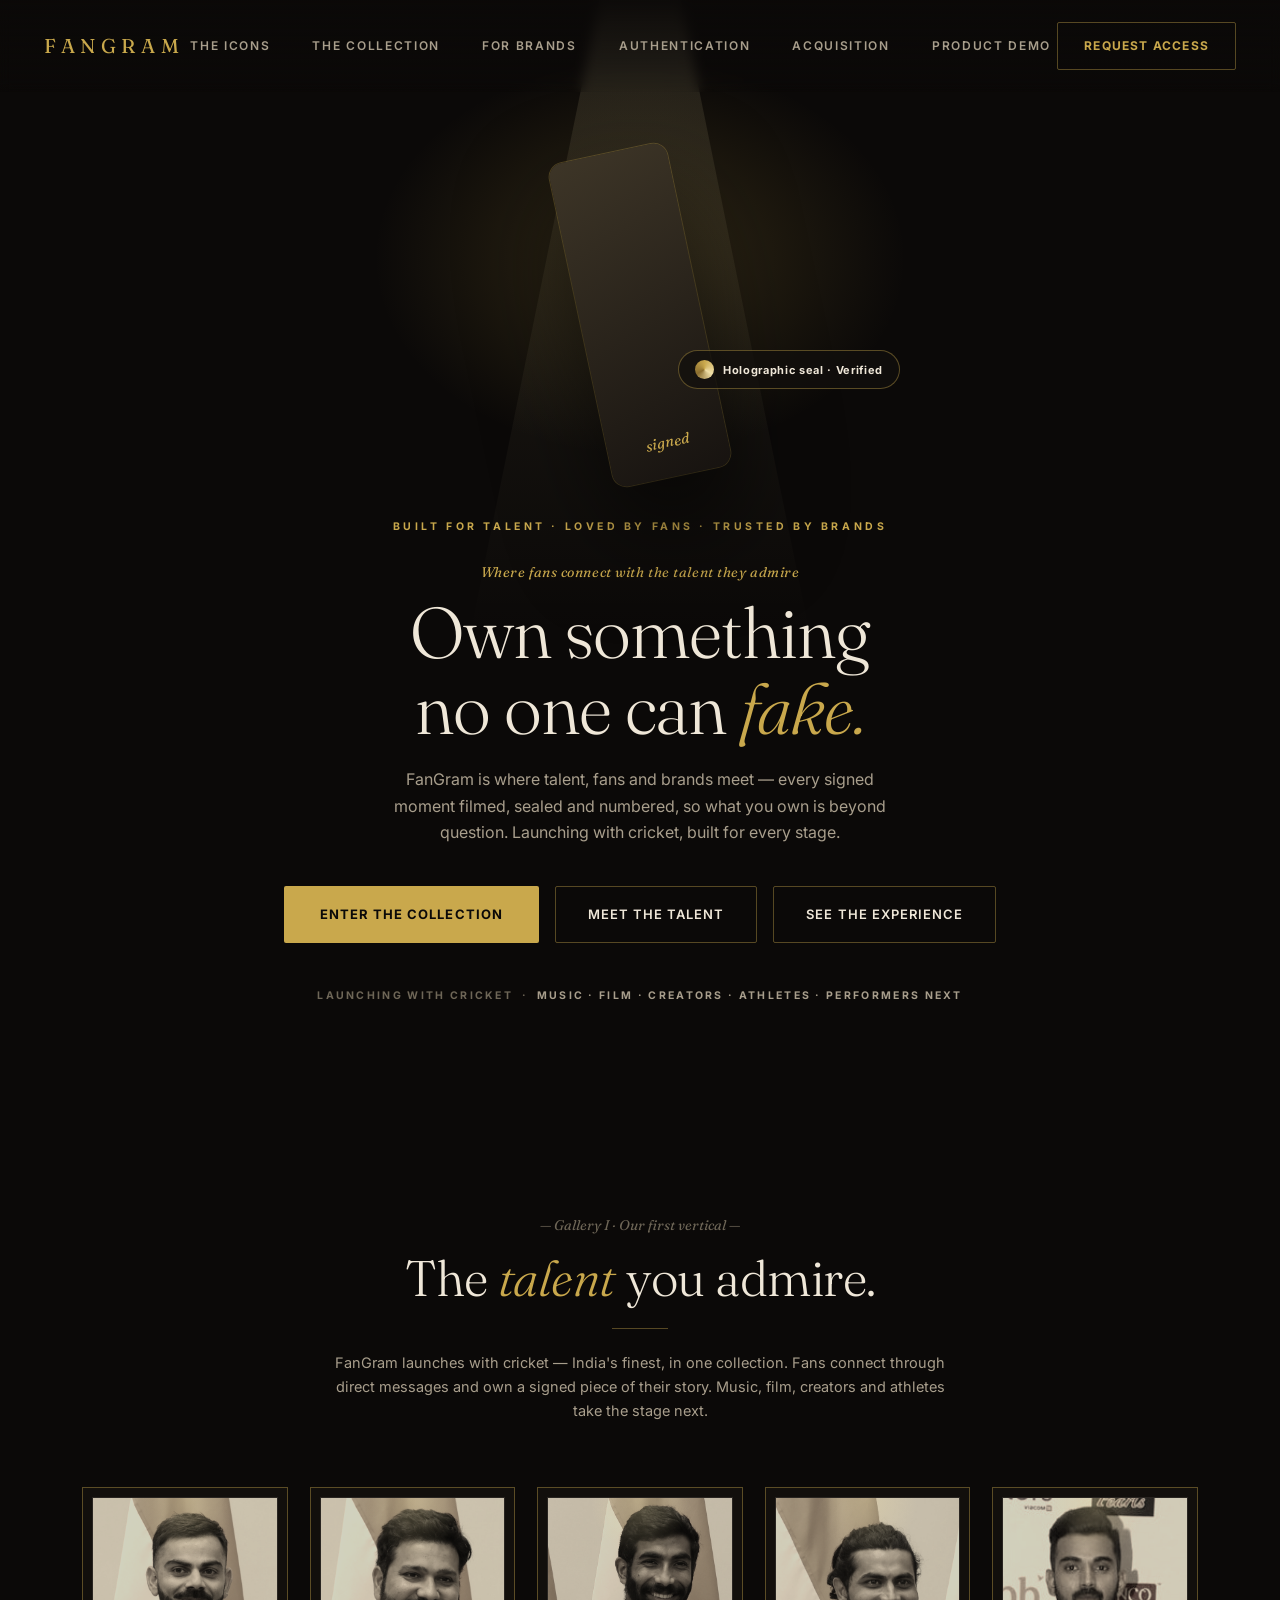
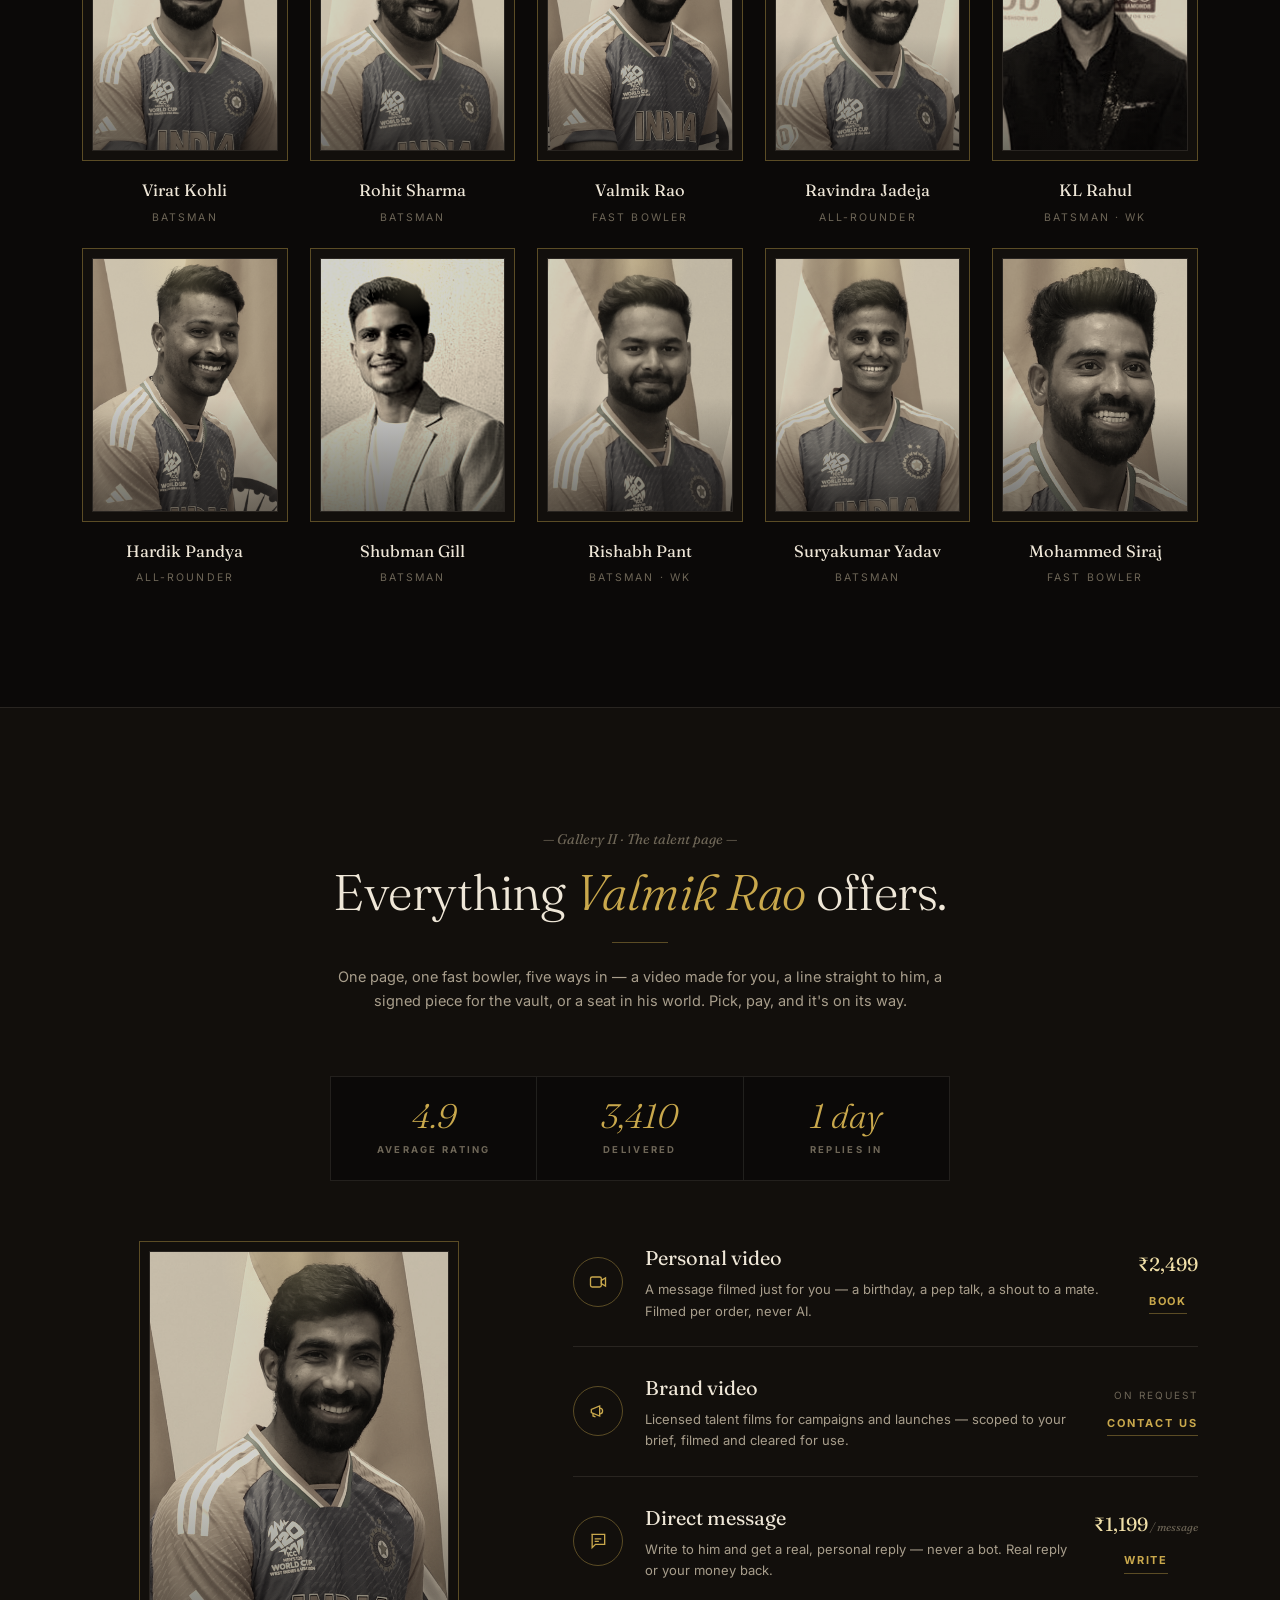
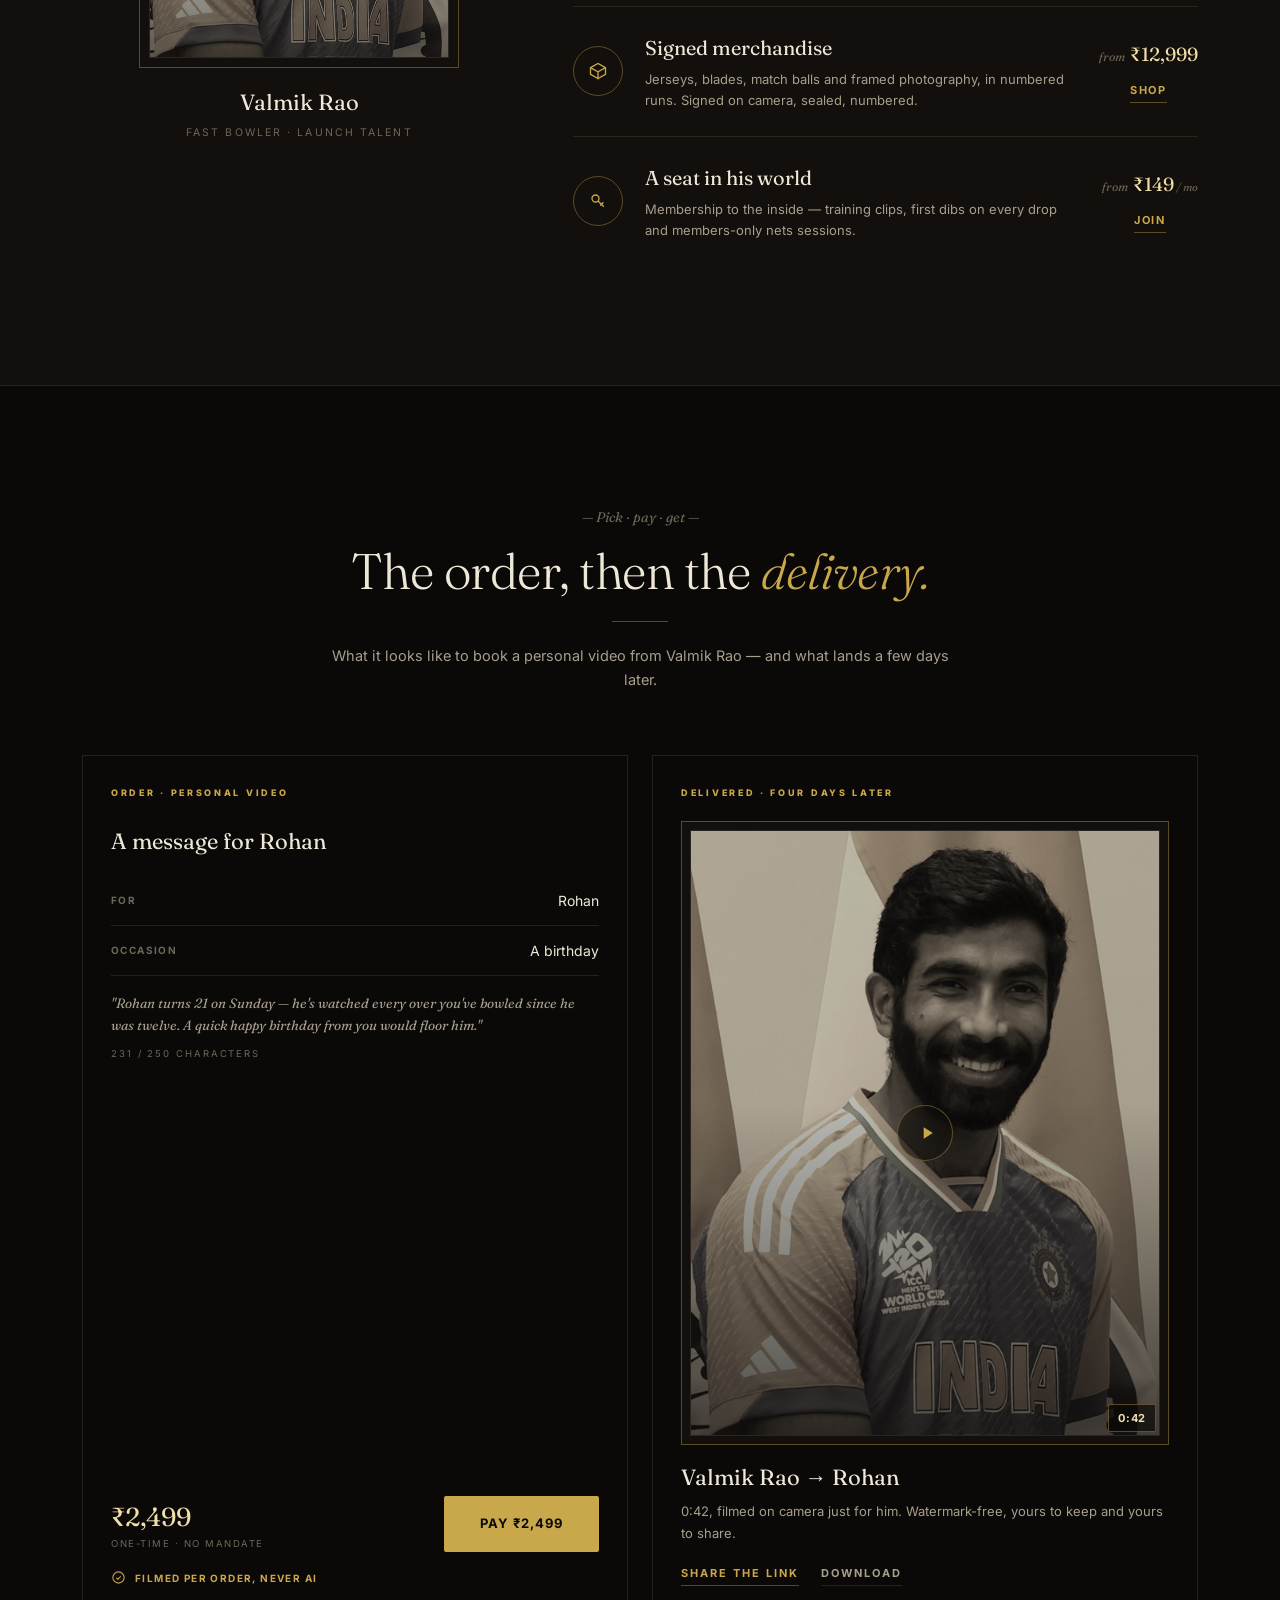
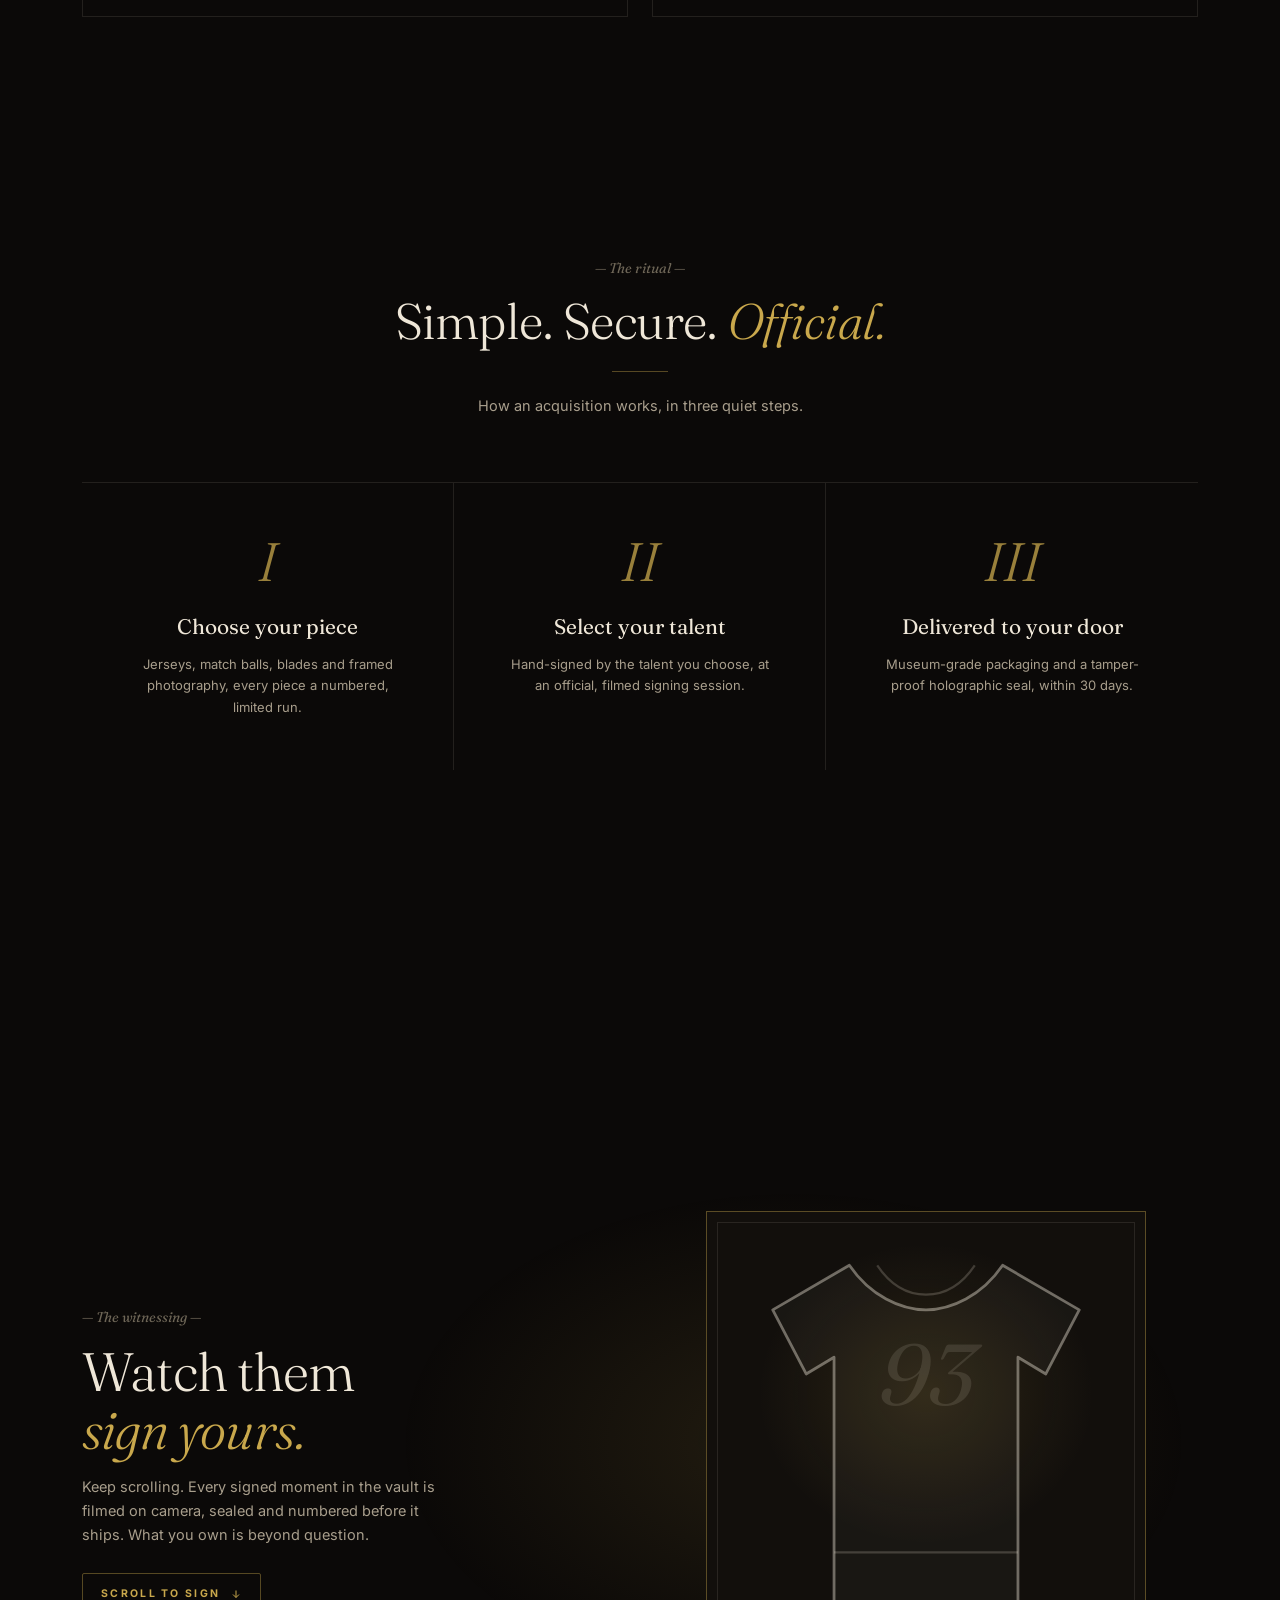
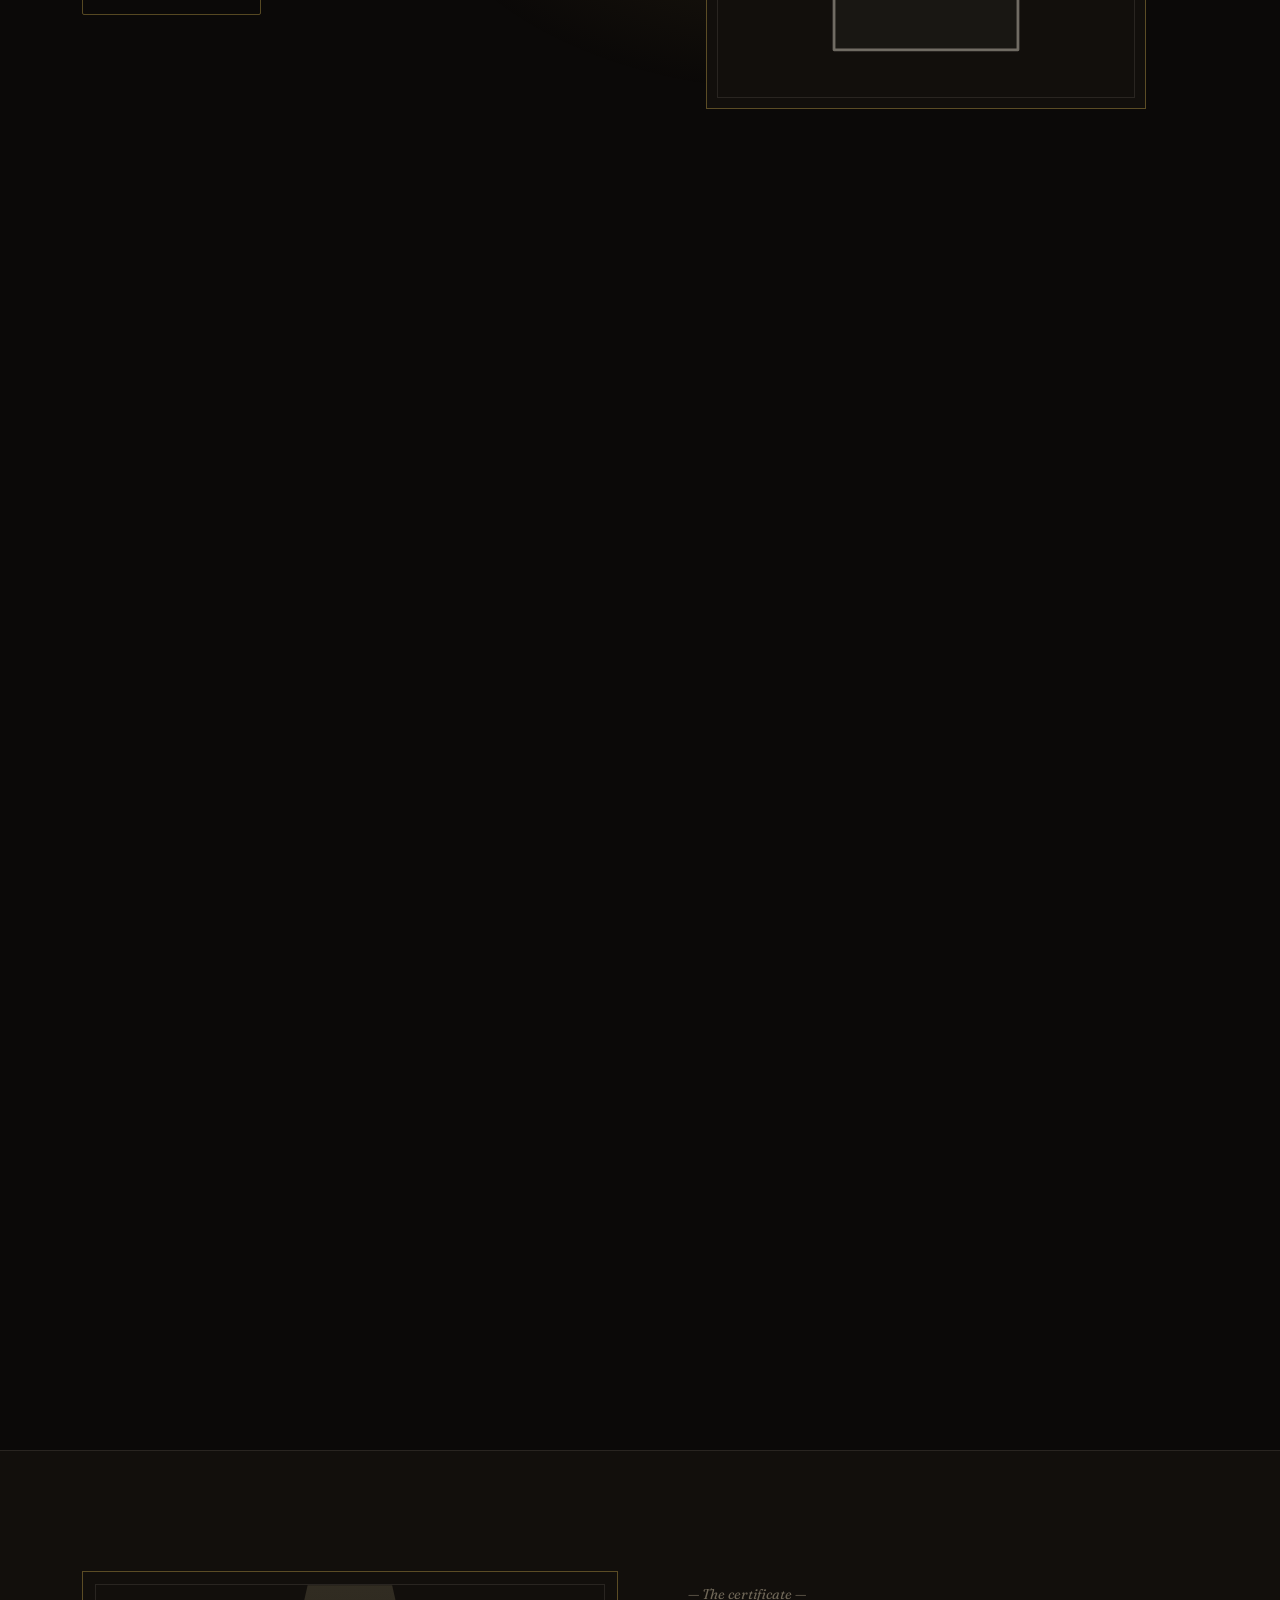
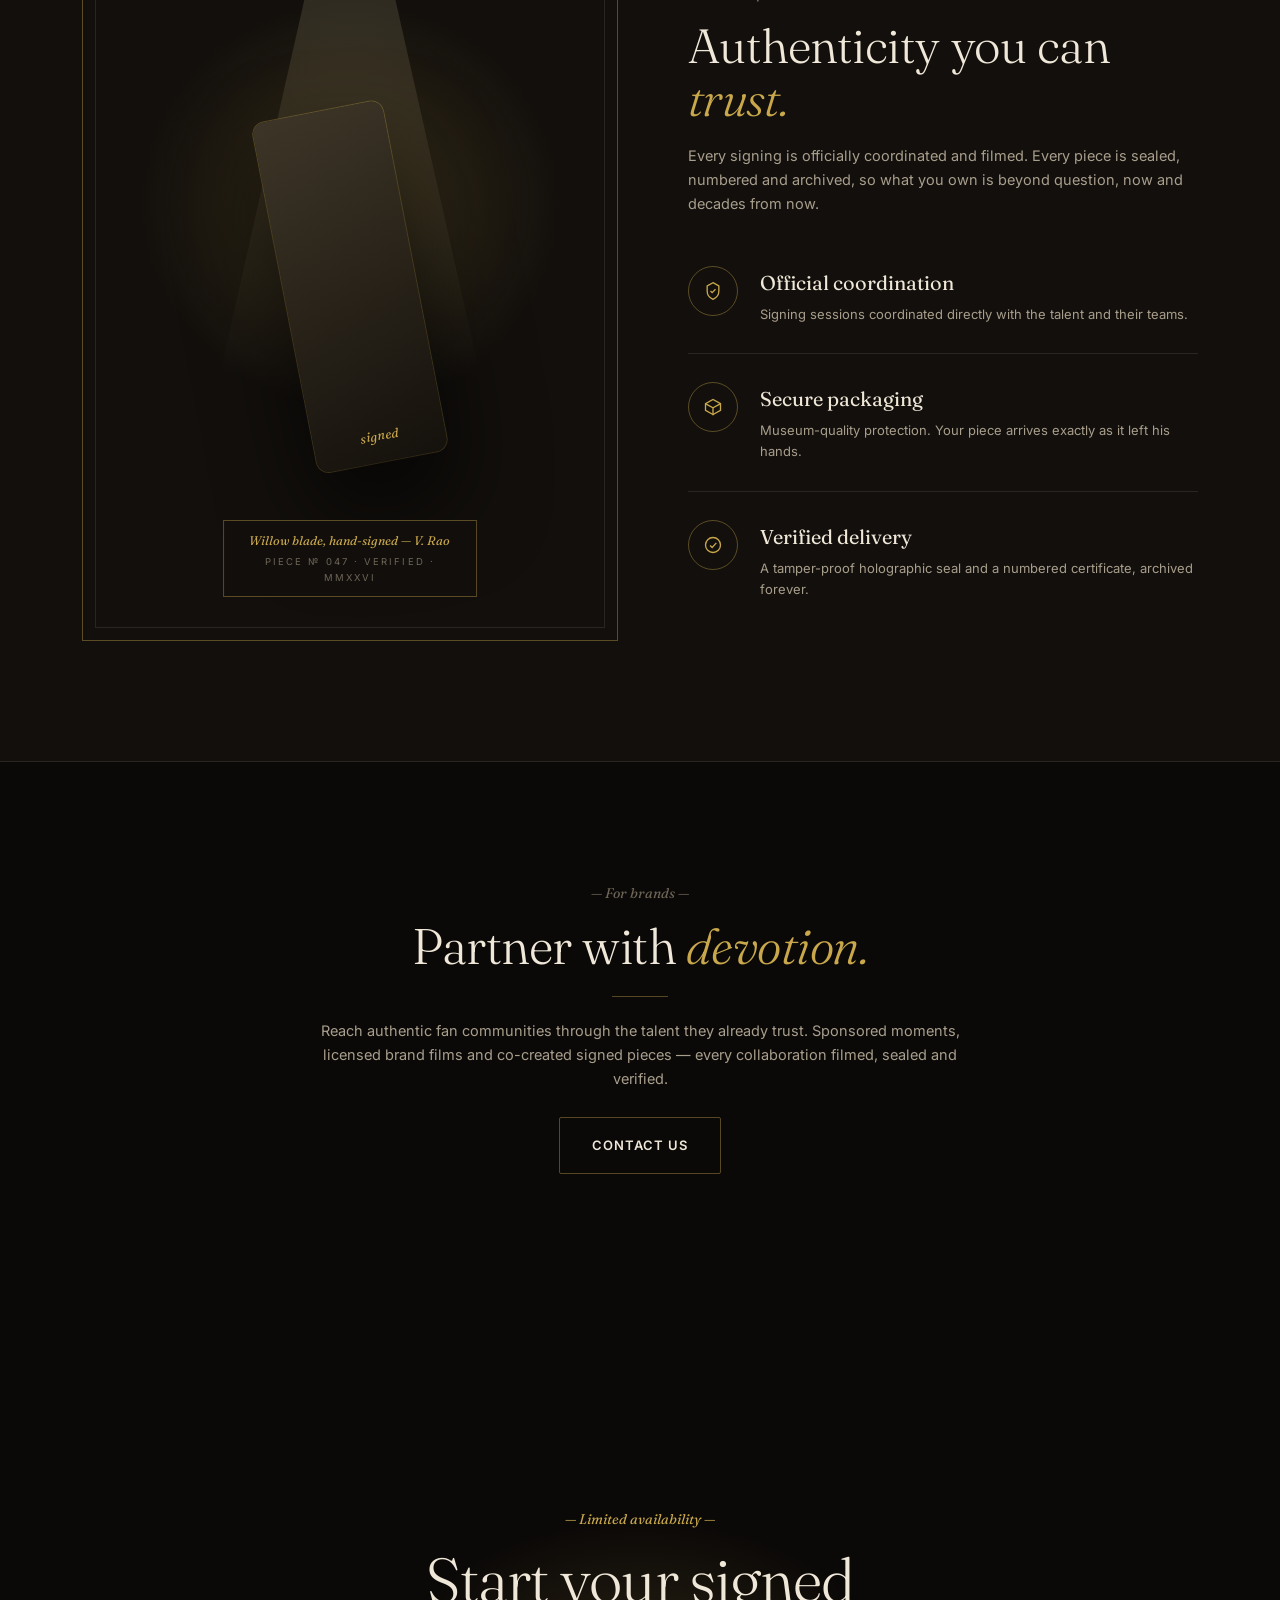
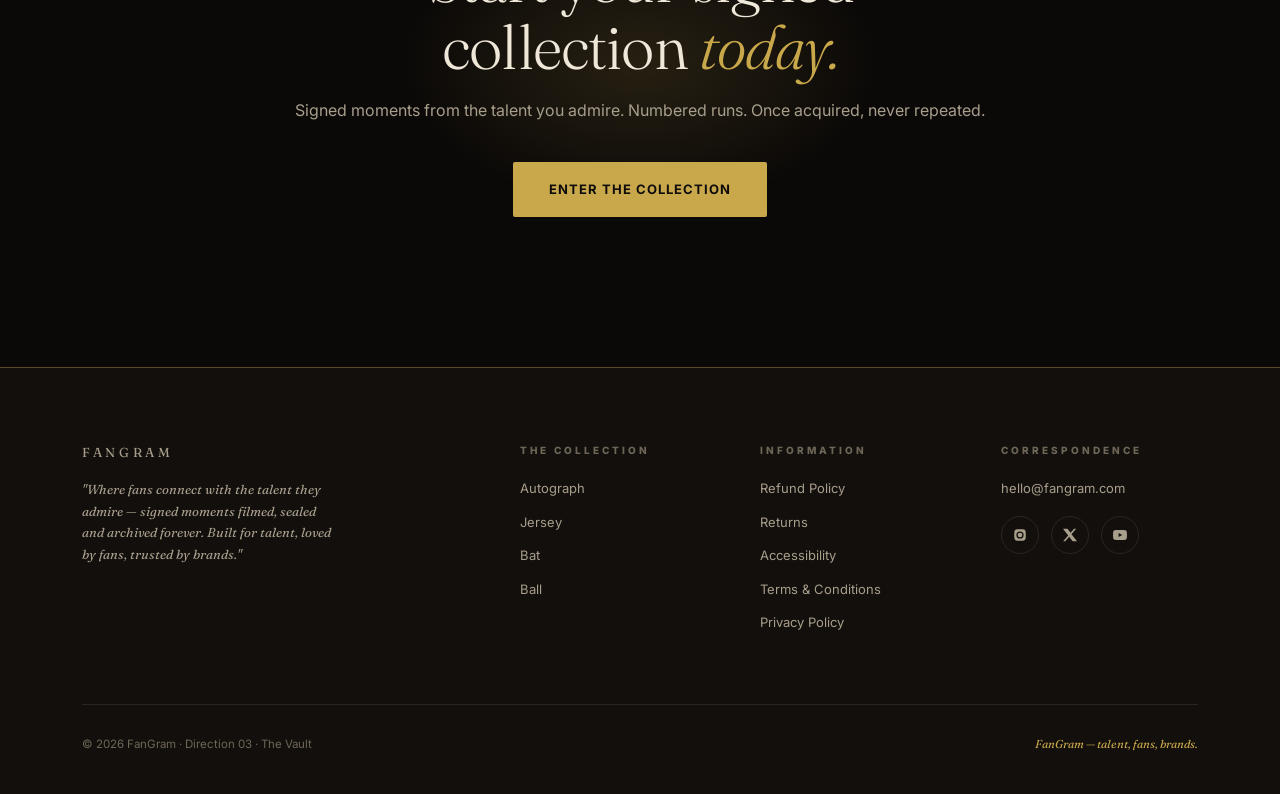
<file: the-vault.html>
<!doctype html>
<html lang="en">
<head>
<meta charset="utf-8">
<meta http-equiv="Cache-Control" content="no-cache, no-store, must-revalidate"><meta http-equiv="Pragma" content="no-cache"><meta http-equiv="Expires" content="0">
<meta name="viewport" content="width=device-width, initial-scale=1">
<title>FanGram — The Vault</title>
<link rel="preconnect" href="https://fonts.googleapis.com">
<link href="https://fonts.googleapis.com/css2?family=Fraunces:ital,opsz,wght@0,9..144,300;0,9..144,400;0,9..144,500;1,9..144,300;1,9..144,400&family=Inter:wght@400;500;600;700&display=swap" rel="stylesheet">
<style>
:root{
  --bg:#0b0908; --bg2:#120f0c; --ink:#efe7d8; --mut:#a89e8c; --faint:#6e6657;
  --gold:#c9a84c; --gold2:#f0dfa8; --line:rgba(239,231,216,.1); --gline:rgba(201,168,76,.4);
}
*{box-sizing:border-box;margin:0;padding:0}
html{scroll-behavior:smooth}
body{font-family:'Inter',sans-serif;background:var(--bg);color:var(--ink);line-height:1.65;overflow-x:hidden;-webkit-font-smoothing:antialiased}
::selection{background:var(--gold);color:#0b0908}
.serif{font-family:'Fraunces',serif}
a{color:inherit;text-decoration:none}
svg{display:block}
.wrap{max-width:1180px;margin:0 auto;padding:0 32px}
.kick{font-size:10.5px;font-weight:700;letter-spacing:.34em;text-transform:uppercase;color:var(--gold)}
.rev{opacity:0;transform:translateY(24px);transition:opacity 1.1s cubic-bezier(.2,.6,.2,1),transform 1.1s cubic-bezier(.2,.6,.2,1)}
.rev.in{opacity:1;transform:none}
@media (prefers-reduced-motion:reduce){.rev{opacity:1;transform:none;transition:none}}
.rule{width:56px;height:1px;background:var(--gline);margin:22px auto}
.center{text-align:center}

/* NAV */
nav{position:fixed;top:0;left:0;right:0;z-index:50;display:flex;align-items:center;justify-content:space-between;padding:22px 44px;background:linear-gradient(180deg,rgba(11,9,8,.92),rgba(11,9,8,0));backdrop-filter:blur(6px)}
.logo{font-family:'Fraunces',serif;font-weight:400;font-size:20px;letter-spacing:.28em;color:var(--gold)}
.nl{display:flex;gap:38px;font-size:12px;font-weight:600;letter-spacing:.14em;text-transform:uppercase;color:var(--mut)}
.nl a{transition:color .25s;cursor:pointer;padding:6px 2px}
.nl a:hover{color:var(--gold2)}
.ncta{font-size:12px;font-weight:700;letter-spacing:.1em;text-transform:uppercase;color:var(--gold);border:1px solid var(--gline);padding:13px 26px;border-radius:2px;transition:background .25s,color .25s;cursor:pointer;min-height:44px;display:inline-flex;align-items:center}
.ncta:hover{background:var(--gold);color:#0b0908}
@media(max-width:900px){.nl{display:none}}

/* HERO */
.hero{min-height:100vh;display:flex;flex-direction:column;align-items:center;justify-content:center;text-align:center;position:relative;padding:150px 24px 90px}
.hero .spot{position:absolute;left:50%;top:6%;transform:translateX(-50%);width:760px;height:640px;background:radial-gradient(50% 44% at 50% 30%,rgba(201,168,76,.2),rgba(11,9,8,0) 70%);pointer-events:none}
.hero .beam{position:absolute;left:50%;top:0;transform:translateX(-50%);width:340px;height:58%;background:linear-gradient(180deg,rgba(240,223,168,.12),rgba(11,9,8,0));clip-path:polygon(38% 0,62% 0,100% 100%,0 100%);pointer-events:none}
.hero .item{position:relative;width:120px;height:330px;margin:0 auto 8px;border-radius:14px;background:linear-gradient(160deg,#3d3527,#171310);box-shadow:0 50px 100px rgba(0,0,0,.65),0 0 0 1px rgba(201,168,76,.3);transform:rotate(-12deg)}
.hero .item::after{content:'signed';position:absolute;bottom:22px;left:0;right:0;text-align:center;font-family:'Fraunces',serif;font-style:italic;color:var(--gold);font-size:15px}
.hero .sealtag{position:absolute;right:calc(50% - 260px);top:32%;display:flex;align-items:center;gap:9px;border:1px solid var(--gline);border-radius:999px;padding:9px 16px;background:rgba(18,15,12,.75);font-size:11px;font-weight:700;letter-spacing:.06em}
.hero .sealtag .dot{width:19px;height:19px;border-radius:50%;background:conic-gradient(var(--gold),var(--gold2),#8a6d2e,var(--gold))}
@media(max-width:700px){.hero .sealtag{position:static;margin:14px auto 0;display:inline-flex}}
.hero .plate{font-family:'Fraunces',serif;font-style:italic;font-size:14px;color:var(--gold);margin:26px 0 10px;letter-spacing:.04em}
h1{font-family:'Fraunces',serif;font-weight:300;font-size:clamp(40px,5.6vw,76px);line-height:1.06;letter-spacing:-.015em;max-width:820px;margin:0 auto 20px}
h1 em{font-style:italic;color:var(--gold)}
.sub{font-size:16px;color:var(--mut);max-width:520px;margin:0 auto 40px}
.btns{display:flex;gap:16px;justify-content:center;flex-wrap:wrap}
.b1{background:var(--gold);color:#0b0908;font-weight:700;font-size:13px;letter-spacing:.08em;text-transform:uppercase;padding:17px 36px;border-radius:2px;transition:background .25s;cursor:pointer;min-height:44px;display:inline-flex;align-items:center}
.b1:hover{background:var(--gold2)}
.b2{border:1px solid var(--gline);color:var(--ink);font-weight:600;font-size:13px;letter-spacing:.08em;text-transform:uppercase;padding:17px 32px;border-radius:2px;transition:background .25s;cursor:pointer;min-height:44px;display:inline-flex;align-items:center}
.b2:hover{background:rgba(201,168,76,.1)}

/* SECTION */
section{padding:120px 0;position:relative}
.shead{text-align:center;max-width:640px;margin:0 auto 64px}
.shead .no{font-family:'Fraunces',serif;font-style:italic;font-size:14px;color:var(--faint)}
.shead h2{font-family:'Fraunces',serif;font-weight:300;font-size:clamp(30px,4vw,50px);letter-spacing:-.01em;line-height:1.1;margin:14px 0 14px}
.shead h2 em{font-style:italic;color:var(--gold)}
.shead p{color:var(--mut);font-size:14.5px}

/* PLAYERS — gallery portraits */
.pgrid{display:grid;grid-template-columns:repeat(5,1fr);gap:22px}
@media(max-width:1080px){.pgrid{grid-template-columns:repeat(3,1fr)}}
@media(max-width:640px){.pgrid{grid-template-columns:repeat(2,1fr)}}
.pcard{cursor:pointer}
.pframe{position:relative;aspect-ratio:3/4;border:1px solid var(--gline);padding:9px;background:var(--bg2);transition:box-shadow .35s,transform .35s}
.pcard:hover .pframe{box-shadow:0 24px 60px -18px rgba(201,168,76,.28);transform:translateY(-4px)}
.pinner{position:relative;width:100%;height:100%;overflow:hidden;border:1px solid var(--line)}
.pinner img{width:100%;height:100%;object-fit:cover;object-position:center top;filter:grayscale(.85) sepia(.4) contrast(1.04) brightness(.82)}
.pinner .tone{position:absolute;inset:0;background:linear-gradient(0deg,rgba(11,9,8,.5),rgba(11,9,8,0) 45%)}
.pinner .lamp{position:absolute;top:0;left:20%;right:20%;height:52%;background:radial-gradient(60% 60% at 50% 0%,rgba(240,223,168,.32),transparent 75%)}
.pmeta{text-align:center;padding:16px 4px 0}
.pmeta .nm{font-family:'Fraunces',serif;font-weight:400;font-size:16.5px}
.pmeta .rl{font-size:10.5px;color:var(--faint);letter-spacing:.2em;text-transform:uppercase;margin-top:4px}

/* PRODUCTS — pedestals */
.prod{background:var(--bg2);border-top:1px solid var(--line);border-bottom:1px solid var(--line)}
.prgrid{display:grid;grid-template-columns:repeat(4,1fr);gap:20px}
@media(max-width:1080px){.prgrid{grid-template-columns:repeat(2,1fr)}}
@media(max-width:560px){.prgrid{grid-template-columns:1fr}}
.prcard{text-align:center;padding:34px 26px 30px;border:1px solid var(--line);background:var(--bg);cursor:pointer;position:relative;transition:border-color .3s,transform .3s;display:flex;flex-direction:column;min-height:430px}
.prcard:hover{border-color:var(--gline);transform:translateY(-4px)}
.tagpre{font-size:9px;font-weight:800;letter-spacing:.3em;text-transform:uppercase;color:var(--gold);margin-bottom:8px}
.prfig{flex:1;display:flex;flex-direction:column;align-items:center;justify-content:center;position:relative;padding:16px 0 0}
.prfig .lamp{position:absolute;top:0;left:24%;right:24%;height:70%;background:radial-gradient(55% 55% at 50% 8%,rgba(240,223,168,.16),transparent 75%)}
.prfig svg{width:98px;height:98px;stroke:var(--gold);position:relative;transition:transform .4s}
.prcard:hover .prfig svg{transform:translateY(-5px)}
.pedestal{width:76%;height:12px;margin:18px auto 0;background:linear-gradient(180deg,#241f17,#15110c);border:1px solid var(--line);border-radius:2px}
.prcard h3{font-family:'Fraunces',serif;font-weight:400;font-size:20px;margin:20px 0 6px}
.prcard .pno{font-family:'Fraunces',serif;font-style:italic;font-size:12px;color:var(--gold);margin-bottom:10px}
.prcard p{font-size:12.5px;color:var(--mut);margin-bottom:16px}
.prlink{font-size:11px;font-weight:700;letter-spacing:.18em;text-transform:uppercase;color:var(--gold);border-bottom:1px solid var(--gline);padding-bottom:3px;align-self:center;transition:color .25s}
.prcard:hover .prlink{color:var(--gold2)}

/* PROCESS */
.steps{display:grid;grid-template-columns:repeat(3,1fr);gap:0;border-top:1px solid var(--line)}
@media(max-width:860px){.steps{grid-template-columns:1fr}}
.step{padding:52px 40px;text-align:center;border-right:1px solid var(--line);transition:background .35s}
.step:last-child{border-right:none}
.step:hover{background:rgba(201,168,76,.04)}
@media(max-width:860px){.step{border-right:none;border-bottom:1px solid var(--line)}.step:last-child{border-bottom:none}}
.step .n{font-family:'Fraunces',serif;font-style:italic;font-weight:300;font-size:54px;color:var(--gold);opacity:.75;line-height:1}
.step h3{font-family:'Fraunces',serif;font-weight:400;font-size:21px;margin:20px 0 10px}
.step p{font-size:13px;color:var(--mut);max-width:270px;margin:0 auto}

/* SIGNING MOMENT (scroll-scrubbed) */
.sign{height:240vh;position:relative}
.sign-pin{position:sticky;top:0;height:100vh;display:flex;align-items:center;overflow:hidden}
.sign-pin::before{content:'';position:absolute;inset:0;background:radial-gradient(44% 40% at 62% 48%,rgba(201,168,76,.12),rgba(11,9,8,0) 70%)}
.sign-grid{display:grid;grid-template-columns:1fr 1.05fr;gap:52px;align-items:center;width:100%;position:relative}
@media(max-width:900px){.sign-grid{grid-template-columns:1fr;gap:8px}}
.sign-copy .no{font-family:'Fraunces',serif;font-style:italic;font-size:14px;color:var(--faint)}
.sign-copy h2{font-family:'Fraunces',serif;font-weight:300;font-size:clamp(32px,4.4vw,54px);letter-spacing:-.015em;line-height:1.08;margin:14px 0 16px}
.sign-copy h2 em{font-style:italic;color:var(--gold)}
.sign-copy p{color:var(--mut);font-size:14.5px;max-width:380px}
.sign-hint{margin-top:26px;display:inline-flex;align-items:center;gap:10px;font-size:10.5px;font-weight:700;letter-spacing:.22em;text-transform:uppercase;color:var(--gold);border:1px solid var(--gline);border-radius:2px;padding:11px 18px}
.sign-hint svg{animation:hintY 1.6s ease-in-out infinite}
@keyframes hintY{0%,100%{transform:translateY(0)}50%{transform:translateY(4px)}}
@media (prefers-reduced-motion:reduce){.sign-hint svg{animation:none}}
.sign-stage{position:relative;aspect-ratio:300/340;max-height:70vh;margin:0 auto;width:100%;max-width:440px;border:1px solid var(--gline);padding:10px;background:var(--bg2)}
@media(max-width:900px){.sign-stage{max-height:52vh}}
.sign-inner{position:absolute;inset:10px;border:1px solid var(--line);background:radial-gradient(56% 44% at 50% 36%,rgba(201,168,76,.14),rgba(11,9,8,0) 72%)}
.sign-stage svg{position:absolute;inset:10px;width:calc(100% - 20px);height:calc(100% - 20px)}
.jersey path{stroke:rgba(239,231,216,.42);stroke-width:2;fill:rgba(239,231,216,.03);stroke-linejoin:round}
.jersey .thin{stroke:rgba(239,231,216,.2);fill:none;stroke-width:1.6}
.jersey text{fill:rgba(239,231,216,.12);font-family:'Fraunces',serif;font-size:62px;font-style:italic}
.sig path{stroke:var(--gold);stroke-width:4;fill:none;stroke-linecap:round;stroke-linejoin:round;filter:drop-shadow(0 0 6px rgba(201,168,76,.5))}
.sig circle{fill:var(--gold2);opacity:0;filter:drop-shadow(0 0 8px var(--gold))}
.sigseal{position:absolute;right:6%;bottom:6%;display:flex;align-items:center;gap:9px;border:1px solid var(--gline);border-radius:999px;padding:10px 16px;background:rgba(18,15,12,.85);font-size:10px;font-weight:800;letter-spacing:.14em;text-transform:uppercase;opacity:0;transform:scale(.7) rotate(-5deg);transition:opacity .5s,transform .5s cubic-bezier(.2,1.4,.4,1)}
.sigseal.on{opacity:1;transform:none}
.sigseal .dot{width:20px;height:20px;border-radius:50%;background:conic-gradient(var(--gold),var(--gold2),#8a6d2e,var(--gold));flex:none}

/* TRUST */
.trust{display:grid;grid-template-columns:1.05fr 1fr;gap:70px;align-items:center}
@media(max-width:960px){.trust{grid-template-columns:1fr}}
.tstage{position:relative;aspect-ratio:4/5;border:1px solid var(--gline);padding:12px;background:var(--bg2)}
.tstage .in{position:relative;width:100%;height:100%;border:1px solid var(--line);overflow:hidden;background:
  radial-gradient(58% 44% at 50% 34%,rgba(201,168,76,.2),rgba(11,9,8,0) 72%)}
.tstage .beam{position:absolute;left:50%;top:0;transform:translateX(-50%);width:52%;height:62%;background:linear-gradient(180deg,rgba(240,223,168,.14),transparent);clip-path:polygon(34% 0,66% 0,100% 100%,0 100%)}
.tstage .item{position:absolute;left:50%;top:47%;transform:translate(-50%,-50%) rotate(-11deg);width:26%;aspect-ratio:1/2.7;border-radius:12px;background:linear-gradient(160deg,#3d3527,#15110c);box-shadow:0 46px 90px rgba(0,0,0,.65),0 0 0 1px rgba(201,168,76,.35)}
.tstage .item::after{content:'signed';position:absolute;bottom:16px;left:0;right:0;text-align:center;font-family:'Fraunces',serif;font-style:italic;color:var(--gold);font-size:13px}
.tstage .plaque{position:absolute;left:50%;bottom:30px;transform:translateX(-50%);border:1px solid var(--gline);background:rgba(18,15,12,.85);padding:10px 22px;text-align:center}
.tstage .plaque .a{font-family:'Fraunces',serif;font-style:italic;font-size:12.5px;color:var(--gold);white-space:nowrap}
.tstage .plaque .b{font-size:9.5px;letter-spacing:.22em;text-transform:uppercase;color:var(--faint);margin-top:3px}
.tfeat{display:flex;gap:22px;padding:28px 0;border-bottom:1px solid var(--line)}
.tfeat:last-child{border-bottom:none}
.tfeat .ic{width:50px;height:50px;flex:none;border:1px solid var(--gline);border-radius:50%;display:flex;align-items:center;justify-content:center}
.tfeat .ic svg{width:20px;height:20px;stroke:var(--gold)}
.tfeat h3{font-family:'Fraunces',serif;font-weight:400;font-size:20px;margin-bottom:5px}
.tfeat p{font-size:13px;color:var(--mut)}

/* CTA */
.cta{padding:150px 0;text-align:center;position:relative;overflow:hidden}
.cta .spot{position:absolute;left:50%;top:50%;transform:translate(-50%,-50%);width:700px;height:420px;background:radial-gradient(50% 50% at 50% 50%,rgba(201,168,76,.15),transparent 70%)}
.cta .no{font-family:'Fraunces',serif;font-style:italic;font-size:14px;color:var(--gold);position:relative}
.cta h2{font-family:'Fraunces',serif;font-weight:300;font-size:clamp(34px,5vw,62px);letter-spacing:-.015em;line-height:1.08;position:relative;margin:16px 0}
.cta h2 em{font-style:italic;color:var(--gold)}
.cta p{color:var(--mut);margin-bottom:38px;position:relative}

/* FOOTER */
footer{border-top:1px solid var(--gline);padding:74px 0 40px;background:var(--bg2)}
.fgrid{display:grid;grid-template-columns:2fr 1fr 1fr 1fr;gap:44px;margin-bottom:58px}
@media(max-width:860px){.fgrid{grid-template-columns:1fr 1fr}}
.fgrid h4{font-size:10px;font-weight:800;letter-spacing:.3em;text-transform:uppercase;color:var(--faint);margin-bottom:20px}
.fgrid a{display:block;font-size:13px;color:var(--mut);margin-bottom:12px;transition:color .25s;cursor:pointer}
.fgrid a:hover{color:var(--gold2)}
.fgrid .desc{font-size:13px;color:var(--mut);max-width:250px;margin-top:16px;font-style:italic;font-family:'Fraunces',serif}
.fbot{display:flex;align-items:center;justify-content:space-between;gap:20px;border-top:1px solid var(--line);padding-top:30px;font-size:11.5px;color:var(--faint);flex-wrap:wrap}
.socs{display:flex;gap:12px}
.socs a{width:38px;height:38px;border:1px solid var(--line);border-radius:50%;display:flex;align-items:center;justify-content:center;transition:border-color .25s;cursor:pointer}
.socs a:hover{border-color:var(--gold)}
.socs svg{width:14px;height:14px;fill:var(--mut)}

/* TALENT PAGE — five-row menu · trust strip · order & delivery moments (added, palette-matched) */
.tstrip{display:flex;flex-wrap:wrap;border:1px solid var(--line);max-width:620px;margin:0 auto 60px;background:var(--bg)}
.tstrip .ts{flex:1;min-width:150px;text-align:center;padding:22px 16px;border-right:1px solid var(--line)}
.tstrip .ts:last-child{border-right:none}
.tstrip .tsn{font-family:'Fraunces',serif;font-style:italic;font-weight:300;font-size:34px;color:var(--gold);line-height:1}
.tstrip .tsl{font-size:9.5px;font-weight:700;letter-spacing:.24em;text-transform:uppercase;color:var(--faint);margin-top:9px}
@media(max-width:560px){.tstrip .ts{border-right:none;border-bottom:1px solid var(--line)}.tstrip .ts:last-child{border-bottom:none}}

.tpwrap{display:grid;grid-template-columns:.82fr 1.18fr;gap:56px;align-items:start}
@media(max-width:960px){.tpwrap{grid-template-columns:1fr;gap:36px}}
.tportrait{max-width:320px;width:100%;margin:0 auto}
.tmenu .tfeat{align-items:center;padding:24px 0}
.tmenu .tfeat:first-child{padding-top:0}
.tprice{margin-left:auto;flex:none;display:flex;flex-direction:column;align-items:flex-end;gap:11px}
.tprice .amt{font-family:'Fraunces',serif;font-size:19px;color:var(--gold2);white-space:nowrap;text-align:right}
.tprice .amt .pre{font-style:italic;font-size:12px;color:var(--faint);margin-right:5px}
.tprice .amt .u{font-size:11px;color:var(--faint);font-style:italic}
.tprice .amt.enq{font-family:'Inter',sans-serif;font-size:10px;letter-spacing:.2em;text-transform:uppercase;color:var(--faint)}
@media(max-width:560px){.tmenu .tfeat{flex-wrap:wrap}.tprice{margin-left:72px;align-items:flex-start;margin-top:4px}.tprice .amt{text-align:left}}

.mgrid{display:grid;grid-template-columns:1fr 1fr;gap:24px}
@media(max-width:820px){.mgrid{grid-template-columns:1fr}}
.mcard{border:1px solid var(--line);background:var(--bg);padding:30px 28px;display:flex;flex-direction:column;transition:border-color .3s}
.mcard:hover{border-color:var(--gline)}
.mcard h3{font-family:'Fraunces',serif;font-weight:400;font-size:22px;margin:14px 0 4px}
.ofield{display:flex;justify-content:space-between;align-items:center;gap:16px;padding:13px 0;border-bottom:1px solid var(--line)}
.ofield .k{color:var(--faint);letter-spacing:.14em;text-transform:uppercase;font-size:10px;font-weight:700}
.ofield .v{color:var(--ink);font-size:14px}
.onote{font-family:'Fraunces',serif;font-style:italic;color:var(--mut);font-size:13.5px;line-height:1.65;padding:16px 0 4px}
.onote .ct{display:block;margin-top:10px;font-family:'Inter',sans-serif;font-style:normal;font-size:9.5px;letter-spacing:.2em;text-transform:uppercase;color:var(--faint)}
.opay{display:flex;align-items:flex-end;justify-content:space-between;gap:16px;margin-top:auto;padding-top:22px}
.opay .amt{font-family:'Fraunces',serif;font-size:26px;color:var(--gold2);line-height:1}
.opay .sm{font-size:9.5px;letter-spacing:.16em;text-transform:uppercase;color:var(--faint);margin-top:6px}
.mguar{margin-top:18px;display:inline-flex;align-items:center;gap:9px;font-size:10px;font-weight:700;letter-spacing:.14em;text-transform:uppercase;color:var(--gold)}
.mguar svg{width:15px;height:15px;stroke:var(--gold);fill:none;flex:none}

.vframe{position:relative;aspect-ratio:16/10;border:1px solid var(--gline);padding:8px;background:var(--bg2)}
.vframe .vin{position:relative;width:100%;height:100%;overflow:hidden;border:1px solid var(--line)}
.vframe img{width:100%;height:100%;object-fit:cover;object-position:center top;filter:grayscale(.85) sepia(.4) contrast(1.04) brightness(.72)}
.vframe .vtone{position:absolute;inset:0;background:linear-gradient(0deg,rgba(11,9,8,.62),rgba(11,9,8,0) 55%)}
.vframe .play{position:absolute;left:50%;top:50%;transform:translate(-50%,-50%);width:56px;height:56px;border-radius:50%;border:1px solid var(--gline);background:rgba(18,15,12,.55);display:flex;align-items:center;justify-content:center}
.vframe .play svg{width:20px;height:20px;fill:var(--gold);margin-left:3px}
.vframe .dur{position:absolute;right:12px;bottom:12px;font-size:11px;font-weight:700;letter-spacing:.06em;color:var(--gold2);background:rgba(11,9,8,.72);border:1px solid var(--gline);border-radius:2px;padding:4px 9px}
.dact{display:flex;align-items:center;gap:22px;margin-top:auto;padding-top:20px}
.dact .prlink{cursor:pointer}
</style>
</head>
<body>

<nav aria-label="Main">
  <a class="logo" href="#top">FANGRAM</a>
  <div class="nl"><a href="#players">The Icons</a><a href="#products">The Collection</a><a href="#brands">For brands</a><a href="#authenticity">Authentication</a><a href="#process">Acquisition</a><a class="fgwt-open">Product demo</a></div>
  <a class="ncta" href="#products">Request access</a>
</nav>

<header class="hero" id="top">
  <div class="spot" aria-hidden="true"></div><div class="beam" aria-hidden="true"></div>
  <div class="rev">
    <div class="item" aria-label="A signed piece under a gallery spotlight"></div>
    <div class="sealtag"><span class="dot"></span>Holographic seal · Verified</div>
  </div>
  <div class="kick rev" style="margin-top:30px">Built for talent · Loved by fans · Trusted by brands</div>
  <div class="plate rev">Where fans connect with the talent they admire</div>
  <h1 class="rev">Own something<br>no one can <em>fake.</em></h1>
  <p class="sub rev">FanGram is where talent, fans and brands meet — every signed moment filmed, sealed and numbered, so what you own is beyond question. Launching with cricket, built for every stage.</p>
  <div class="btns rev">
    <a class="b1" href="#products">Enter the collection</a>
    <a class="b2" href="#players">Meet the talent</a>
    <a class="b2 fgwt-open">See the experience</a>
  </div>
  <div class="rev" style="margin-top:44px;font-size:10.5px;font-weight:700;letter-spacing:.22em;text-transform:uppercase;color:var(--faint)">Launching with cricket &nbsp;·&nbsp; <span style="color:var(--mut)">Music · Film · Creators · Athletes · Performers next</span></div>
</header>

<section id="players">
  <div class="wrap">
    <div class="shead rev">
      <div class="no">— Gallery I · Our first vertical —</div>
      <h2>The <em>talent</em> you admire.</h2>
      <div class="rule"></div>
      <p>FanGram launches with cricket — India's finest, in one collection. Fans connect through direct messages and own a signed piece of their story. Music, film, creators and athletes take the stage next.</p>
    </div>
    <div class="pgrid" id="pgrid"></div>
  </div>
</section>

<section class="prod" id="products">
  <div class="wrap">
    <div class="shead rev">
      <div class="no">— Gallery II · The talent page —</div>
      <h2>Everything <em>Valmik Rao</em> offers.</h2>
      <div class="rule"></div>
      <p>One page, one fast bowler, five ways in — a video made for you, a line straight to him, a signed piece for the vault, or a seat in his world. Pick, pay, and it's on its way.</p>
    </div>

    <div class="tstrip rev">
      <div class="ts"><div class="tsn">4.9</div><div class="tsl">Average rating</div></div>
      <div class="ts"><div class="tsn">3,410</div><div class="tsl">Delivered</div></div>
      <div class="ts"><div class="tsn">1 day</div><div class="tsl">Replies in</div></div>
    </div>

    <div class="tpwrap rev">
      <div class="tportrait">
        <div class="pframe"><div class="pinner">
          <img src="assets/players/bumrah.jpg" alt="Valmik Rao, fast bowler" loading="lazy">
          <div class="tone" aria-hidden="true"></div>
          <div class="lamp" aria-hidden="true"></div>
        </div></div>
        <div class="pmeta"><div class="nm" style="font-size:22px">Valmik Rao</div><div class="rl">Fast bowler · Launch talent</div></div>
      </div>

      <div class="tmenu">
        <div class="tfeat">
          <div class="ic"><svg viewBox="0 0 24 24" fill="none" stroke-width="1.6"><rect x="3" y="6" width="13" height="12" rx="2"/><path d="M16 10l5-3v10l-5-3z"/></svg></div>
          <div style="flex:1;min-width:0"><h3>Personal video</h3><p>A message filmed just for you — a birthday, a pep talk, a shout to a mate. Filmed per order, never AI.</p></div>
          <div class="tprice"><div class="amt">₹2,499</div><a class="prlink" href="#moment">Book</a></div>
        </div>

        <div class="tfeat">
          <div class="ic"><svg viewBox="0 0 24 24" fill="none" stroke-width="1.6"><path d="M4 10v4l10 4V6L4 10z"/><path d="M14 8.5a3.5 3.5 0 010 7"/><path d="M6 14.5V18l3 1"/></svg></div>
          <div style="flex:1;min-width:0"><h3>Brand video</h3><p>Licensed talent films for campaigns and launches — scoped to your brief, filmed and cleared for use.</p></div>
          <div class="tprice"><div class="amt enq">On request</div><a class="prlink" href="#brands">Contact us</a></div>
        </div>

        <div class="tfeat">
          <div class="ic"><svg viewBox="0 0 24 24" fill="none" stroke-width="1.6"><path d="M4 4h16v12H9l-4 4V4z"/><path d="M8 9.5h8M8 12.5h5"/></svg></div>
          <div style="flex:1;min-width:0"><h3>Direct message</h3><p>Write to him and get a real, personal reply — never a bot. Real reply or your money back.</p></div>
          <div class="tprice"><div class="amt">₹1,199<span class="u"> / message</span></div><a class="prlink" href="#moment">Write</a></div>
        </div>

        <div class="tfeat">
          <div class="ic"><svg viewBox="0 0 24 24" fill="none" stroke-width="1.6"><path d="M21 8l-9-5-9 5v8l9 5 9-5V8z"/><path d="M3.3 8.3L12 13l8.7-4.7M12 13v9"/></svg></div>
          <div style="flex:1;min-width:0"><h3>Signed merchandise</h3><p>Jerseys, blades, match balls and framed photography, in numbered runs. Signed on camera, sealed, numbered.</p></div>
          <div class="tprice"><div class="amt"><span class="pre">from</span>₹12,999</div><a class="prlink" href="#authenticity">Shop</a></div>
        </div>

        <div class="tfeat">
          <div class="ic"><svg viewBox="0 0 24 24" fill="none" stroke-width="1.6"><circle cx="9" cy="9" r="4.2"/><path d="M12 12l7 7M16.5 15.5l2-2M14.5 17.5l2-2"/></svg></div>
          <div style="flex:1;min-width:0"><h3>A seat in his world</h3><p>Membership to the inside — training clips, first dibs on every drop and members-only nets sessions.</p></div>
          <div class="tprice"><div class="amt"><span class="pre">from</span>₹149<span class="u"> / mo</span></div><a class="prlink">Join</a></div>
        </div>
      </div>
    </div>
  </div>
</section>

<section id="moment">
  <div class="wrap">
    <div class="shead rev">
      <div class="no">— Pick · pay · get —</div>
      <h2>The order, then the <em>delivery.</em></h2>
      <div class="rule"></div>
      <p>What it looks like to book a personal video from Valmik Rao — and what lands a few days later.</p>
    </div>
    <div class="mgrid rev">
      <div class="mcard">
        <div class="tagpre">Order · Personal video</div>
        <h3>A message for Rohan</h3>
        <div style="margin-top:12px">
          <div class="ofield"><span class="k">For</span><span class="v">Rohan</span></div>
          <div class="ofield"><span class="k">Occasion</span><span class="v">A birthday</span></div>
          <div class="onote">"Rohan turns 21 on Sunday — he's watched every over you've bowled since he was twelve. A quick happy birthday from you would floor him."<span class="ct">231 / 250 characters</span></div>
        </div>
        <div class="opay">
          <div><div class="amt">₹2,499</div><div class="sm">One-time · no mandate</div></div>
          <a class="b1">Pay ₹2,499</a>
        </div>
        <div class="mguar"><svg viewBox="0 0 24 24" fill="none" stroke-width="1.7"><circle cx="12" cy="12" r="9"/><path d="M8.5 12.5l2.5 2.5 4.5-5"/></svg>Filmed per order, never AI</div>
      </div>

      <div class="mcard">
        <div class="tagpre">Delivered · four days later</div>
        <div class="vframe" style="margin-top:12px">
          <div class="vin">
            <img src="assets/players/bumrah.jpg" alt="Valmik Rao's personal video for Rohan" loading="lazy">
            <div class="vtone" aria-hidden="true"></div>
          </div>
          <div class="play" aria-hidden="true"><svg viewBox="0 0 24 24"><path d="M8 5v14l11-7z"/></svg></div>
          <div class="dur">0:42</div>
        </div>
        <h3>Valmik Rao &rarr; Rohan</h3>
        <p style="font-size:13px;color:var(--mut);margin-top:2px">0:42, filmed on camera just for him. Watermark-free, yours to keep and yours to share.</p>
        <div class="dact">
          <a class="prlink">Share the link</a>
          <a class="prlink" style="color:var(--mut);border-color:var(--line)">Download</a>
        </div>
      </div>
    </div>
  </div>
</section>

<section id="process">
  <div class="wrap">
    <div class="shead rev">
      <div class="no">— The ritual —</div>
      <h2>Simple. Secure. <em>Official.</em></h2>
      <div class="rule"></div>
      <p>How an acquisition works, in three quiet steps.</p>
    </div>
    <div class="steps rev">
      <div class="step"><div class="n">I</div><h3>Choose your piece</h3><p>Jerseys, match balls, blades and framed photography, every piece a numbered, limited run.</p></div>
      <div class="step"><div class="n">II</div><h3>Select your talent</h3><p>Hand-signed by the talent you choose, at an official, filmed signing session.</p></div>
      <div class="step"><div class="n">III</div><h3>Delivered to your door</h3><p>Museum-grade packaging and a tamper-proof holographic seal, within 30 days.</p></div>
    </div>
  </div>
</section>

<section class="sign" id="sign">
  <div class="sign-pin">
    <div class="wrap sign-grid">
      <div class="sign-copy">
        <div class="no">— The witnessing —</div>
        <h2>Watch them<br><em>sign yours.</em></h2>
        <p>Keep scrolling. Every signed moment in the vault is filmed on camera, sealed and numbered before it ships. What you own is beyond question.</p>
        <div class="sign-hint" aria-hidden="true">Scroll to sign
          <svg viewBox="0 0 24 24" fill="none" stroke="currentColor" stroke-width="2" width="12" height="12"><path d="M12 5v14M6 13l6 6 6-6"/></svg>
        </div>
      </div>
      <div class="sign-stage" role="img" aria-label="A gold signature draws itself across a jersey under gallery light as you scroll, then a verified seal appears">
        <div class="sign-inner" aria-hidden="true"></div>
        <svg class="jersey" viewBox="0 0 300 340" aria-hidden="true">
          <path d="M95 30 L40 62 L64 108 L84 96 L84 306 L216 306 L216 96 L236 108 L260 62 L205 30 C190 52 168 62 150 62 C132 62 110 52 95 30 Z"/>
          <path class="thin" d="M115 30 C125 45 137 51 150 51 C163 51 175 45 185 30"/>
          <path class="thin" d="M84 236 L216 236"/>
          <text x="150" y="130" text-anchor="middle">93</text>
        </svg>
        <svg class="sig" viewBox="0 0 300 340" aria-hidden="true">
          <path id="sigpath" d="M76 208 C84 168 100 156 105 180 C108 198 96 218 87 210 C102 176 126 158 139 170 C149 179 140 200 131 198 C148 176 168 164 184 172 C198 179 189 202 177 198 C194 180 212 172 231 180 M82 226 C130 242 190 226 238 206"/>
          <circle id="sigpen" r="5" cx="0" cy="0"/>
        </svg>
        <div class="sigseal" id="sigseal"><span class="dot"></span>Sealed · Piece № 047 of 500</div>
      </div>
    </div>
  </div>
</section>

<section class="prod" id="authenticity">
  <div class="wrap">
    <div class="trust">
      <div class="tstage rev" aria-label="A signed bat displayed under museum light with a numbered plaque">
        <div class="in">
          <div class="beam"></div><div class="item"></div>
          <div class="plaque"><div class="a">Willow blade, hand-signed — V. Rao</div><div class="b">Piece № 047 · Verified · MMXXVI</div></div>
        </div>
      </div>
      <div>
        <div class="no rev" style="font-family:'Fraunces',serif;font-style:italic;font-size:14px;color:var(--faint)">— The certificate —</div>
        <h2 class="serif rev" style="font-weight:300;font-size:clamp(30px,4vw,48px);letter-spacing:-.01em;line-height:1.1;margin:14px 0 18px">Authenticity you can <em style="font-style:italic;color:var(--gold)">trust.</em></h2>
        <p class="rev" style="color:var(--mut);font-size:14.5px;margin-bottom:22px">Every signing is officially coordinated and filmed. Every piece is sealed, numbered and archived, so what you own is beyond question, now and decades from now.</p>
        <div class="tfeat rev">
          <div class="ic"><svg viewBox="0 0 24 24" fill="none" stroke-width="1.6"><path d="M12 2l7 4v6c0 5-3.5 8.5-7 10-3.5-1.5-7-5-7-10V6l7-4z"/><path d="M9 12l2 2 4-4"/></svg></div>
          <div><h3>Official coordination</h3><p>Signing sessions coordinated directly with the talent and their teams.</p></div>
        </div>
        <div class="tfeat rev">
          <div class="ic"><svg viewBox="0 0 24 24" fill="none" stroke-width="1.6"><path d="M21 8l-9-5-9 5v8l9 5 9-5V8z"/><path d="M3.3 8.3L12 13l8.7-4.7M12 13v9"/></svg></div>
          <div><h3>Secure packaging</h3><p>Museum-quality protection. Your piece arrives exactly as it left his hands.</p></div>
        </div>
        <div class="tfeat rev">
          <div class="ic"><svg viewBox="0 0 24 24" fill="none" stroke-width="1.6"><circle cx="12" cy="12" r="9"/><path d="M8.5 12.5l2.5 2.5 5-5.5"/></svg></div>
          <div><h3>Verified delivery</h3><p>A tamper-proof holographic seal and a numbered certificate, archived forever.</p></div>
        </div>
      </div>
    </div>
  </div>
</section>

<section id="brands">
  <div class="wrap">
    <div class="shead rev">
      <div class="no">— For brands —</div>
      <h2>Partner with <em>devotion.</em></h2>
      <div class="rule"></div>
      <p>Reach authentic fan communities through the talent they already trust. Sponsored moments, licensed brand films and co-created signed pieces — every collaboration filmed, sealed and verified.</p>
      <div style="margin-top:26px"><a class="b2" href="mailto:hello@fangram.com" style="display:inline-flex">Contact us</a></div>
    </div>
  </div>
</section>

<section class="cta">
  <div class="spot" aria-hidden="true"></div>
  <div class="wrap">
    <div class="no rev">— Limited availability —</div>
    <h2 class="rev">Start your signed<br>collection <em>today.</em></h2>
    <p class="rev">Signed moments from the talent you admire. Numbered runs. Once acquired, never repeated.</p>
    <a class="b1 rev" href="#products" style="display:inline-flex">Enter the collection</a>
  </div>
</section>

<footer>
  <div class="wrap">
    <div class="fgrid">
      <div>
        <a class="logo" href="#top">FANGRAM</a>
        <p class="desc">"Where fans connect with the talent they admire — signed moments filmed, sealed and archived forever. Built for talent, loved by fans, trusted by brands."</p>
      </div>
      <div><h4>The Collection</h4><a>Autograph</a><a>Jersey</a><a>Bat</a><a>Ball</a></div>
      <div><h4>Information</h4><a>Refund Policy</a><a>Returns</a><a>Accessibility</a><a>Terms &amp; Conditions</a><a>Privacy Policy</a></div>
      <div><h4>Correspondence</h4><a href="mailto:hello@fangram.com">hello@fangram.com</a>
        <div class="socs" style="margin-top:16px">
          <a aria-label="Instagram"><svg viewBox="0 0 24 24"><path d="M12 2.2c3.2 0 3.6 0 4.9.1 3.3.1 4.8 1.7 4.9 4.9.1 1.3.1 1.6.1 4.8s0 3.6-.1 4.8c-.1 3.2-1.7 4.8-4.9 4.9-1.3.1-1.6.1-4.9.1s-3.6 0-4.8-.1c-3.3-.1-4.8-1.7-4.9-4.9-.1-1.3-.1-1.6-.1-4.8s0-3.6.1-4.8C2.4 4 4 2.4 7.2 2.3 8.4 2.2 8.8 2.2 12 2.2zm0 3.6a6.2 6.2 0 100 12.4 6.2 6.2 0 000-12.4zm0 10.2a4 4 0 110-8 4 4 0 010 8zm6.4-10.4a1.44 1.44 0 11-2.9 0 1.44 1.44 0 012.9 0z"/></svg></a>
          <a aria-label="X"><svg viewBox="0 0 24 24"><path d="M18.9 1.2h3.7l-8.1 9.3L24 22.8h-7.5l-5.9-7.7-6.7 7.7H.2l8.7-9.9L0 1.2h7.7l5.3 7 6-7z"/></svg></a>
          <a aria-label="YouTube"><svg viewBox="0 0 24 24"><path d="M23.5 6.2a3 3 0 00-2.1-2.2C19.5 3.5 12 3.5 12 3.5s-7.5 0-9.4.5A3 3 0 00.5 6.2 31.6 31.6 0 000 12a31.6 31.6 0 00.5 5.8 3 3 0 002.1 2.2c1.9.5 9.4.5 9.4.5s7.5 0 9.4-.5a3 3 0 002.1-2.2A31.6 31.6 0 0024 12a31.6 31.6 0 00-.5-5.8zM9.6 15.6V8.4L15.8 12l-6.2 3.6z"/></svg></a>
        </div>
      </div>
    </div>
    <div class="fbot"><span>© 2026 FanGram · Direction 03 · The Vault</span><span class="serif" style="font-style:italic;color:var(--gold)">FanGram — talent, fans, brands.</span></div>
  </div>
</footer>

<script>
const players=[["Virat Kohli","Batsman","kohli"],["Rohit Sharma","Batsman","sharma"],["Valmik Rao","Fast bowler","bumrah"],["Ravindra Jadeja","All-rounder","jadeja"],["KL Rahul","Batsman · WK","rahul"],["Hardik Pandya","All-rounder","pandya"],["Shubman Gill","Batsman","gill"],["Rishabh Pant","Batsman · WK","pant"],["Suryakumar Yadav","Batsman","yadav"],["Mohammed Siraj","Fast bowler","siraj"]];
document.getElementById('pgrid').innerHTML=players.map((p,i)=>`
  <article class="pcard rev" style="transition-delay:${i*45}ms">
    <div class="pframe"><div class="pinner">
      <img src="assets/players/${p[2]}.jpg" alt="${p[0]}" loading="lazy">
      <div class="tone" aria-hidden="true"></div>
      <div class="lamp" aria-hidden="true"></div>
    </div></div>
    <div class="pmeta"><div class="nm">${p[0]}</div><div class="rl">${p[1]}</div></div>
  </article>`).join('');

const io=new IntersectionObserver(es=>es.forEach(e=>{if(e.isIntersecting){e.target.classList.add('in');io.unobserve(e.target)}}),{threshold:.12});
document.querySelectorAll('.rev').forEach(el=>io.observe(el));

/* scroll-scrubbed signing */
(function(){
  const sec=document.getElementById('sign'),path=document.getElementById('sigpath'),
        pen=document.getElementById('sigpen'),seal=document.getElementById('sigseal');
  if(!sec||!path)return;
  const L=path.getTotalLength();
  path.style.strokeDasharray=L;
  if(matchMedia('(prefers-reduced-motion: reduce)').matches){path.style.strokeDashoffset=0;seal.classList.add('on');return}
  path.style.strokeDashoffset=L;
  let ticking=false;
  function upd(){
    ticking=false;
    const r=sec.getBoundingClientRect(),total=r.height-innerHeight;
    const p=Math.min(1,Math.max(0,-r.top/total));
    const drawn=Math.min(1,p*1.22);
    path.style.strokeDashoffset=L*(1-drawn);
    if(drawn>0&&drawn<1){const pt=path.getPointAtLength(L*drawn);pen.setAttribute('cx',pt.x);pen.setAttribute('cy',pt.y);pen.style.opacity=1}
    else pen.style.opacity=0;
    seal.classList.toggle('on',p>.85);
  }
  addEventListener('scroll',()=>{if(!ticking){ticking=true;requestAnimationFrame(upd)}},{passive:true});
  upd();
})();
</script>

<!-- ============================================================
     FANGRAM PRODUCT DEMO v2 — themeable, self-contained, INTERACTIVE.
     Paste before </body>. Namespaced (#fgwt, .fgwt-*, IIFE). Theme it
     by editing ONLY the THEME OVERRIDES vars in #fgwt{}. Any element with
     class="fgwt-open" opens it. Real state: forms validate, orders flow
     from checkout → tracking → dashboard, the talent queue mutates,
     recording is a state machine. Keyboard + a11y + mobile included.
     ============================================================ -->
<style>
#fgwt{
  /* ===== THEME OVERRIDES — set to the direction's tokens ===== */
  --fgwt-ground: #0b0908; --fgwt-bg: #120f0c; --fgwt-surface: #0b0908; --fgwt-surface2: #191410;
  --fgwt-ink: #efe7d8; --fgwt-mut: #a89e8c; --fgwt-faint: #6e6657;
  --fgwt-accent: #c9a84c; --fgwt-accent-ink: #0b0908; --fgwt-good: #8aa06a;
  --fgwt-line: rgba(239,231,216,.1); --fgwt-radius: 2px;
  --fgwt-font: 'Inter', sans-serif; --fgwt-display: 'Fraunces', serif;
  /* ============================================================ */
  position:fixed; inset:0; z-index:2147483000; display:none; font-family:var(--fgwt-font); color:var(--fgwt-ink);
}
#fgwt.on{ display:block; }
#fgwt *{ box-sizing:border-box; }
.fgwt-scrim{ z-index:0; position:absolute; inset:0; background:color-mix(in srgb, var(--fgwt-ground) 82%, transparent); }
.fgwt-modal{ z-index:2; pointer-events:auto; position:relative; max-width:1080px; margin:3vh auto; height:94vh; background:var(--fgwt-bg);
  border:1px solid var(--fgwt-line); border-radius:calc(var(--fgwt-radius) + 6px); overflow:hidden; display:flex; flex-direction:column; box-shadow:0 40px 120px rgba(0,0,0,.5); }
@media(max-width:560px){ .fgwt-modal{ margin:0; height:100vh; height:100dvh; border-radius:0; } }
.fgwt-head{ display:flex; align-items:flex-start; justify-content:space-between; gap:16px; padding:20px 24px 12px; }
.fgwt-eyebrow{ font-size:11px; letter-spacing:.22em; text-transform:uppercase; color:var(--fgwt-accent); font-weight:700; }
.fgwt-title{ font-family:var(--fgwt-display); font-size:clamp(19px,2.4vw,27px); line-height:1.1; margin-top:7px; }
.fgwt-x{ flex:none; background:var(--fgwt-surface); color:var(--fgwt-mut); border:1px solid var(--fgwt-line); border-radius:999px; width:40px; height:40px; font-size:16px; cursor:pointer; }
.fgwt-x:hover{ color:var(--fgwt-ink); }
.fgwt-x:focus-visible,.fgwt-tab:focus-visible,.fgwt-step:focus-visible,.fgwt-btn:focus-visible,.fgwt-mini:focus-visible,.fgwt-row-btn:focus-visible,.fgwt-nav-b:focus-visible,.fgwt-field:focus-visible,.fgwt-seg:focus-visible{ outline:2px solid var(--fgwt-accent); outline-offset:2px; }
.fgwt-tabs{ display:flex; gap:8px; flex-wrap:wrap; padding:0 24px 12px; border-bottom:1px solid var(--fgwt-line); }
.fgwt-tab{ font:600 12px/1 var(--fgwt-font); letter-spacing:.04em; text-transform:uppercase; padding:11px 17px; border:1px solid var(--fgwt-line); border-radius:999px; background:transparent; color:var(--fgwt-mut); cursor:pointer; }
.fgwt-tab.on{ background:var(--fgwt-ink); color:var(--fgwt-bg); border-color:var(--fgwt-ink); }
.fgwt-body{ flex:1; overflow-y:auto; padding:20px 24px 26px; -webkit-overflow-scrolling:touch; }
.fgwt-steps{ display:flex; gap:8px; flex-wrap:wrap; margin-bottom:18px; }
.fgwt-step{ display:inline-flex; align-items:center; gap:8px; font:600 12px var(--fgwt-font); padding:8px 14px; border:1px solid var(--fgwt-line); border-radius:999px; background:var(--fgwt-surface); color:var(--fgwt-mut); cursor:pointer; }
.fgwt-step.on{ border-color:var(--fgwt-accent); color:var(--fgwt-accent); }
.fgwt-step.done i{ color:var(--fgwt-good); }
.fgwt-step i{ font-style:normal; opacity:.7; font-size:11px; }
.fgwt-split{ display:grid; grid-template-columns:1fr 348px; gap:clamp(20px,4vw,48px); align-items:start; }
@media(max-width:820px){ .fgwt-split{ grid-template-columns:1fr; } .fgwt-phone{ margin:0 auto; } }
.fgwt-copy h3{ font-family:var(--fgwt-display); font-size:clamp(20px,2.3vw,27px); line-height:1.12; margin-bottom:12px; }
.fgwt-copy p{ color:var(--fgwt-mut); font-size:15px; line-height:1.6; margin-bottom:12px; max-width:52ch; }
.fgwt-note{ font-size:12.5px; color:var(--fgwt-faint); }
.fgwt-nav{ display:flex; align-items:center; gap:10px; margin-top:18px; }
.fgwt-nav-b{ font:600 12.5px var(--fgwt-font); padding:9px 15px; border:1px solid var(--fgwt-line); border-radius:999px; background:transparent; color:var(--fgwt-ink); cursor:pointer; }
.fgwt-nav-b[disabled]{ opacity:.35; cursor:default; }
.fgwt-dots{ display:flex; gap:6px; margin-left:4px; }
.fgwt-dots i{ width:7px; height:7px; border-radius:50%; background:var(--fgwt-line); }
.fgwt-dots i.on{ background:var(--fgwt-accent); }
/* screen */
.fgwt-phone{ width:348px; max-width:100%; }
.fgwt-screen{ background:var(--fgwt-surface); border:1px solid var(--fgwt-line); border-radius:calc(var(--fgwt-radius) + 8px); overflow:hidden; min-height:470px; padding:16px; display:flex; flex-direction:column; gap:8px; }
.fgwt-cap{ font-size:11px; letter-spacing:.1em; text-transform:uppercase; color:var(--fgwt-faint); }
.fgwt-row{ display:flex; justify-content:space-between; gap:10px; align-items:center; padding:11px 4px; border-bottom:1px solid var(--fgwt-line); font-size:13.5px; }
.fgwt-row:last-child{ border-bottom:0; }
.fgwt-row b{ font-weight:700; }
.fgwt-row-btn{ display:flex; justify-content:space-between; gap:10px; align-items:center; width:100%; padding:12px 4px; border:0; border-bottom:1px solid var(--fgwt-line); background:transparent; color:var(--fgwt-ink); font:inherit; font-size:13.5px; text-align:left; cursor:pointer; }
.fgwt-row-btn:hover{ background:var(--fgwt-surface2); }
.fgwt-row-btn .fgwt-go{ font:700 11px var(--fgwt-font); text-transform:uppercase; letter-spacing:.05em; color:var(--fgwt-accent); white-space:nowrap; }
.fgwt-hdr{ font-size:12px; letter-spacing:.1em; text-transform:uppercase; color:var(--fgwt-faint); margin-top:12px; padding-bottom:4px; border-bottom:1px solid var(--fgwt-line); }
.fgwt-btn{ margin-top:auto; background:var(--fgwt-accent); color:var(--fgwt-accent-ink); border:0; border-radius:var(--fgwt-radius); padding:14px; font:700 14px var(--fgwt-font); cursor:pointer; }
.fgwt-btn[disabled]{ opacity:.45; cursor:default; }
.fgwt-tiles{ display:flex; gap:8px; margin:2px 0 4px; }
.fgwt-tile{ flex:1; border:1px solid var(--fgwt-line); border-radius:12px; padding:9px 11px; background:var(--fgwt-surface2); }
.fgwt-tile b{ font-size:16px; font-weight:800; display:block; }
.fgwt-field{ width:100%; background:var(--fgwt-surface2); border:1px solid var(--fgwt-line); border-radius:10px; color:var(--fgwt-ink); font:inherit; font-size:13.5px; padding:10px 11px; }
.fgwt-field::placeholder{ color:var(--fgwt-faint); }
.fgwt-lab{ font-size:11.5px; color:var(--fgwt-faint); letter-spacing:.06em; text-transform:uppercase; margin:8px 0 4px; display:flex; justify-content:space-between; }
.fgwt-segs{ display:flex; gap:6px; flex-wrap:wrap; }
.fgwt-seg{ font:600 12px var(--fgwt-font); padding:8px 12px; border:1px solid var(--fgwt-line); border-radius:999px; background:transparent; color:var(--fgwt-mut); cursor:pointer; }
.fgwt-seg.on{ border-color:var(--fgwt-accent); color:var(--fgwt-accent); background:color-mix(in srgb,var(--fgwt-accent) 10%,transparent); }
.fgwt-mini{ font:700 11px var(--fgwt-font); text-transform:uppercase; letter-spacing:.05em; padding:8px 13px; border-radius:999px; cursor:pointer; }
.fgwt-mini.solid{ background:var(--fgwt-accent); color:var(--fgwt-accent-ink); border:0; }
.fgwt-mini.ghost{ background:transparent; color:var(--fgwt-mut); border:1px solid var(--fgwt-line); }
.fgwt-actions{ display:flex; gap:8px; flex-wrap:wrap; margin-top:8px; }
.fgwt-tl{ list-style:none; margin:6px 0; padding:0; }
.fgwt-tl li{ position:relative; padding:9px 0 9px 24px; border-left:1px solid var(--fgwt-line); margin-left:6px; }
.fgwt-tl li::before{ content:''; position:absolute; left:-5px; top:15px; width:9px; height:9px; border-radius:50%; background:var(--fgwt-surface2); border:1px solid var(--fgwt-line); }
.fgwt-tl li.done::before{ background:var(--fgwt-good); border-color:var(--fgwt-good); }
.fgwt-tl li.now::before{ background:var(--fgwt-accent); border-color:var(--fgwt-accent); box-shadow:0 0 0 4px color-mix(in srgb,var(--fgwt-accent) 22%,transparent); }
.fgwt-tl b{ display:block; font-size:13px; } .fgwt-tl span{ font-size:11.5px; color:var(--fgwt-faint); }
.fgwt-play{ height:186px; border-radius:var(--fgwt-radius); background:var(--fgwt-surface2); display:grid; place-items:center; font-size:30px; color:var(--fgwt-ink); cursor:pointer; }
.fgwt-rec{ height:150px; border-radius:var(--fgwt-radius); background:var(--fgwt-surface2); display:grid; place-items:center; }
.fgwt-recdot{ width:60px; height:60px; border-radius:50%; border:2px solid var(--fgwt-accent); background:transparent; color:var(--fgwt-accent); font-size:26px; cursor:pointer; }
.fgwt-recdot.live{ background:var(--fgwt-accent); color:var(--fgwt-accent-ink); animation:fgwt-pulse 1s infinite; }
@keyframes fgwt-pulse{ 0%,100%{ transform:scale(1) } 50%{ transform:scale(.9) } }
.fgwt-good{ color:var(--fgwt-good); } .fgwt-hide{ display:none !important; }
.fgwt-center{ flex:1; display:flex; flex-direction:column; align-items:center; justify-content:center; gap:10px; text-align:center; }
.fgwt-tick{ width:52px; height:52px; border-radius:50%; background:var(--fgwt-good); color:#fff; display:grid; place-items:center; font-size:26px; }
.fgwt-toast{ position:absolute; left:50%; bottom:22px; transform:translateX(-50%); background:var(--fgwt-ink); color:var(--fgwt-bg); font:600 13px var(--fgwt-font); padding:11px 18px; border-radius:999px; box-shadow:0 12px 30px rgba(0,0,0,.35); opacity:0; transition:opacity .25s, transform .25s; pointer-events:none; z-index:5; }
.fgwt-toast.show{ opacity:1; transform:translateX(-50%) translateY(-4px); }
.fgwt-empty{ flex:1; display:flex; align-items:center; justify-content:center; text-align:center; color:var(--fgwt-faint); font-size:13.5px; padding:20px; }
@media(prefers-reduced-motion:reduce){ #fgwt *{ transition:none !important; animation:none !important; } }
</style>

<div id="fgwt" role="dialog" aria-modal="true" aria-label="FanGram product demo">
  <div class="fgwt-scrim" data-act="close"></div>
  <div class="fgwt-modal">
    <div class="fgwt-head">
      <div>
        <p class="fgwt-eyebrow">Product demo · Phase 1</p>
        <h2 class="fgwt-title">See the whole experience.</h2>
      </div>
      <button class="fgwt-x" data-act="close" aria-label="Close demo">✕</button>
    </div>
    <div class="fgwt-tabs" id="fgwt-tabs" role="tablist"></div>
    <div class="fgwt-body" id="fgwt-body"></div>
    <p class="fgwt-toast" id="fgwt-toast" role="status" aria-live="polite"></p>
  </div>
</div>

<script>
(function(){
  var root=document.getElementById('fgwt'); if(!root) return;
  var body=document.getElementById('fgwt-body'), tabsEl=document.getElementById('fgwt-tabs'), toastEl=document.getElementById('fgwt-toast');
  var inr=function(n){ return '₹'+n.toLocaleString('en-IN'); };
  var OFFER={ video:{name:'Personal video',price:2499,cta:'Book'}, dm:{name:'Direct message',price:1199,cta:'Write'}, merch:{name:'Signed merchandise',price:12999,cta:'Shop'}, seat:{name:'A seat',price:149,cta:'Join'} };
  var FRAMES=[{k:'Unframed',m:1},{k:'Classic frame',m:1.6},{k:'The Moment',m:2.4}];
  var SEATS=[{k:'The Stand',p:0},{k:'Members’ Stand',p:149},{k:'Pavilion',p:499},{k:'Dressing Room',p:1999}];
  var S;
  function reset(){ S={ tab:'fan', fanStep:0, offering:'video', talentStep:0, dashView:0,
    f:{recipient:'',occasion:'A birthday',note:'',method:'upi',frame:1,seat:2},
    order:null, pay:'idle', dm:{text:'',state:'compose'}, merch:{state:'config'}, seat:{state:'config'},
    queue:[ {id:'q1',who:'Rohan',occ:'A birthday',note:'He has watched you since the trials — tell him to keep going.',amt:2499},
            {id:'q2',who:'Coach Salvi',occ:'A farewell',note:'30 years of the academy. He taught your captain too.',amt:2499},
            {id:'q3',who:'Meera',occ:'Fantasy-league bragging rights',note:'She won the office league with you as captain.',amt:2499} ],
    earnings:184300, rec:'brief', paused:false, replyWin:'1 day', dmReplied:false }; }
  reset();
  var lastFocus=null;
  function open(){ lastFocus=document.activeElement; reset(); root.classList.add('on'); document.documentElement.style.overflow='hidden'; render(); var x=root.querySelector('.fgwt-x'); if(x) x.focus(); }
  function close(){ root.classList.remove('on'); document.documentElement.style.overflow=''; if(lastFocus&&lastFocus.focus){ try{lastFocus.focus();}catch(e){} } }
  var toastT;
  function toast(m){ toastEl.textContent=m; toastEl.classList.add('show'); clearTimeout(toastT); toastT=setTimeout(function(){ toastEl.classList.remove('show'); },1900); }
  function esc(s){ return (s||'').replace(/[&<>"']/g,function(c){return {'&':'&amp;','<':'&lt;','>':'&gt;','"':'&quot;','\'':'&#39;'}[c];}); }

  var FAN_STEPS=['Talent page','Order','Track','Receive'];
  var TAL_STEPS=['The queue','Record','Direct Line'];

  function tabs(){
    var t=[['fan','1 · Fan experience'],['talent','2 · Talent side'],['dash','3 · Dashboards']];
    return t.map(function(x){ return '<button class="fgwt-tab'+(S.tab===x[0]?' on':'')+'" role="tab" aria-selected="'+(S.tab===x[0])+'" data-tab="'+x[0]+'">'+x[1]+'</button>'; }).join('');
  }
  function steps(list,cur,grp,doneUpTo){
    return '<div class="fgwt-steps" role="tablist">'+list.map(function(l,i){
      var done=doneUpTo!=null&&i<doneUpTo;
      return '<button class="fgwt-step'+(cur===i?' on':'')+(done?' done':'')+'" data-step="'+grp+':'+i+'"><i>'+(done?'✓':(i+1))+'</i> '+l+'</button>';
    }).join('')+'</div>';
  }
  function nav(cur,total,grp){
    var dots=''; for(var i=0;i<total;i++) dots+='<i class="'+(i===cur?'on':'')+'"></i>';
    return '<div class="fgwt-nav">'+
      '<button class="fgwt-nav-b" data-navp="'+grp+'" '+(cur===0?'disabled':'')+'>← Back</button>'+
      '<button class="fgwt-nav-b" data-navn="'+grp+'" '+(cur===total-1?'disabled':'')+'>Next →</button>'+
      '<span class="fgwt-dots">'+dots+'</span></div>';
  }
  function split(copy,screen){ return '<div class="fgwt-split"><div class="fgwt-copy">'+copy+'</div><div class="fgwt-phone"><div class="fgwt-screen">'+screen+'</div></div></div>'; }

  // ---------- FAN ----------
  function fanTalentPage(){
    var rows=[['🎥 Personal video',inr(2499),'video'],['🏢 Brand video','Contact us','brand'],['💬 Direct message',inr(1199),'dm'],['🏏 Signed merchandise','from '+inr(12999),'merch'],['🎟️ A seat in their world','from '+inr(149)+'/mo','seat']];
    var screen='<p class="fgwt-cap">Valmik Rao · ★ 4.9 (3,410) · replies in 1 day</p>'+
      rows.map(function(r){
        if(r[2]==='brand') return '<div class="fgwt-row"><span>'+r[0]+'</span><b>'+r[1]+'</b></div>';
        return '<button class="fgwt-row-btn" data-offer="'+r[2]+'"><span>'+r[0]+'</span><span><b>'+r[1]+'</b> <span class="fgwt-go">'+OFFER[r[2]].cta+' →</span></span></button>';
      }).join('')+
      '<p class="fgwt-hdr">Why fans trust the page</p><div class="fgwt-row"><span>Filmed per order, never AI</span><b class="fgwt-good">✓</b></div>';
    return split('<h3>One page. Every offering. Pick, pay, get.</h3>'+
      '<p>Tap any offering to start its order — the price and the promise are upfront. No hunting, no “how much”.</p>'+
      '<p class="fgwt-note">Launching with cricket, built for every stage — talent, fans, brands.</p>', screen);
  }
  function fanOrder(){
    var o=S.offering;
    if(o==='video'){
      var ok=S.f.recipient.trim() && S.f.note.trim();
      if(S.pay==='processing') return split('<h3>Taking your payment…</h3><p>UPI-first, one-time, no mandate.</p>', '<div class="fgwt-center"><div class="fgwt-recdot live" aria-hidden>●</div><p class="fgwt-cap">Securing with Razorpay</p></div>');
      if(S.pay==='done') return split('<h3>He’s on it.</h3><p>Your video is booked. It lands in-app with a shareable link within 7 days, or a full refund.</p>',
        '<div class="fgwt-center"><div class="fgwt-tick">✓</div><p class="fgwt-title" style="font-size:20px">Order '+S.order.id+'</p><p class="fgwt-note">'+esc(S.order.recipient)+' · '+esc(S.order.occasion)+' · '+inr(S.order.amt)+'</p><button class="fgwt-mini solid" data-goto="fan:2">Track your order →</button></div>');
      return split('<h3>Personal video — a fixed price, booked in a minute.</h3><p>Say who it’s for, pick the occasion, write up to 250 characters. One-time payment, no mandate.</p><p class="fgwt-note">Filmed per order, never AI · 7 days or a full refund.</p>',
        '<p class="fgwt-cap">Personal video · Valmik Rao</p>'+
        '<label class="fgwt-lab" for="fgwt-rcp">Who is it for</label><input class="fgwt-field" id="fgwt-rcp" data-inp="recipient" placeholder="Recipient’s name" value="'+esc(S.f.recipient)+'">'+
        '<label class="fgwt-lab">The occasion</label><div class="fgwt-segs">'+['A birthday','A debut','A farewell','A pep talk'].map(function(x){return '<button class="fgwt-seg'+(S.f.occasion===x?' on':'')+'" data-occ="'+x+'">'+x+'</button>';}).join('')+'</div>'+
        '<label class="fgwt-lab" for="fgwt-note">What should he say <span id="fgwt-cnt">'+S.f.note.length+'/250</span></label><textarea class="fgwt-field" id="fgwt-note" data-inp="note" rows="2" maxlength="250" placeholder="Say his name, mention the trials…">'+esc(S.f.note)+'</textarea>'+
        '<label class="fgwt-lab">Pay with</label><div class="fgwt-segs">'+[['upi','UPI'],['card','Card'],['nb','Netbanking']].map(function(m){return '<button class="fgwt-seg'+(S.f.method===m[0]?' on':'')+'" data-method="'+m[0]+'">'+m[1]+'</button>';}).join('')+'</div>'+
        '<button class="fgwt-btn" id="fgwt-pay" data-pay="video" '+(ok?'':'disabled')+'>Pay '+inr(2499)+'</button>');
    }
    if(o==='dm'){
      if(S.dm.state==='sent') return split('<h3>Your line is open.</h3><p>It passed moderation and reached him. A real reply lands within his window, or your money returns.</p>',
        '<p class="fgwt-cap">Direct message · Valmik Rao</p><div class="fgwt-center"><div class="fgwt-tick">✓</div><p class="fgwt-note">Sent · moderated ✓ · reply guaranteed by Fri or auto-refund</p><button class="fgwt-mini solid" data-tab="talent">See his side →</button></div>');
      var okd=S.dm.text.trim().length>0;
      return split('<h3>The direct line — a message that really reaches him.</h3><p>One message, '+inr(1199)+'. Moderated, then a real reply in his window — or the money returns. No bots, ever.</p>',
        '<p class="fgwt-cap">Direct message · Valmik Rao</p>'+
        '<label class="fgwt-lab" for="fgwt-dm">Your message <span id="fgwt-dmcnt">'+S.dm.text.length+'/500</span></label><textarea class="fgwt-field" id="fgwt-dm" data-inp="dm" rows="4" maxlength="500" placeholder="Ask him one thing. He answers in his own words.">'+esc(S.dm.text)+'</textarea>'+
        '<button class="fgwt-btn" data-send="dm" '+(okd?'':'disabled')+'>Send · '+inr(1199)+'</button>');
    }
    if(o==='merch'){
      var fr=FRAMES[S.f.frame], total=Math.round(12999*fr.m);
      if(S.merch.state==='done') return split('<h3>Reserved and on its way.</h3><p>Signed on camera, sealed, numbered, and shipped with the film of the signing and a certificate.</p>',
        '<div class="fgwt-center"><div class="fgwt-tick">✓</div><p class="fgwt-title" style="font-size:19px">Match-worn ball</p><p class="fgwt-note">edition 47/500 · '+fr.k+' · '+inr(total)+'</p></div>');
      return split('<h3>Signed merchandise — the autograph, made provable.</h3><p>Something real, signed on camera, sealed and numbered. Pick a frame tier; the price updates live.</p>',
        '<p class="fgwt-cap">Signed merchandise · Valmik Rao</p><div class="fgwt-row"><span>Match-worn ball</span><b>edition 47/500</b></div>'+
        '<label class="fgwt-lab">Frame tier</label><div class="fgwt-segs">'+FRAMES.map(function(f,i){return '<button class="fgwt-seg'+(S.f.frame===i?' on':'')+'" data-frame="'+i+'">'+f.k+'</button>';}).join('')+'</div>'+
        '<div class="fgwt-row" style="margin-top:8px"><span>Total, once</span><b>'+inr(total)+'</b></div>'+
        '<button class="fgwt-btn" data-buymerch="1">Reserve · '+inr(total)+'</button>');
    }
    if(o==='seat'){
      var st=SEATS[S.f.seat];
      if(S.seat.state==='done') return split('<h3>Your seat is yours.</h3><p>The mandate is approved, renewing until you stop. Cancel anytime, no wallet games.</p>',
        '<div class="fgwt-center"><div class="fgwt-tick">✓</div><p class="fgwt-title" style="font-size:19px">'+st.k+'</p><p class="fgwt-note">'+(st.p?inr(st.p)+'/mo · renews monthly':'Free tier')+'</p></div>');
      if(S.seat.state==='mandate') return split('<h3>The recurring rail, kept separate.</h3><p>A seat is the only money that renews — its own UPI AutoPay mandate, approved upfront, cancel anytime.</p>',
        '<p class="fgwt-cap">UPI AutoPay mandate</p><div class="fgwt-row"><span>Amount</span><b>'+inr(st.p)+' / month</b></div><div class="fgwt-row"><span>Frequency</span><b>Monthly, same date</b></div><div class="fgwt-row"><span>Until</span><b>You cancel</b></div><div class="fgwt-row"><span>To</span><b>Valmik · '+st.k+'</b></div><button class="fgwt-btn" data-seatapprove="1">Approve '+inr(st.p)+'/mo mandate</button>');
      return split('<h3>A seat in their world.</h3><p>Early Drops, member rates, a monthly exclusive, a place on the Wall. Pick a tier.</p>',
        '<p class="fgwt-cap">A seat in Valmik’s world</p>'+SEATS.map(function(s,i){return '<button class="fgwt-row-btn" data-seat="'+i+'"><span>'+(S.f.seat===i?'◉ ':'○ ')+s.k+'</span><b>'+(s.p?inr(s.p)+'/mo':'Free')+'</b></button>';}).join('')+
        '<button class="fgwt-btn" data-seatgo="1">Continue · '+(SEATS[S.f.seat].p?inr(SEATS[S.f.seat].p)+'/mo':'Free')+'</button>');
    }
  }
  function fanTrack(){
    if(!S.order) return split('<h3>Every order tracks itself.</h3><p>Place an order first and its live status appears here — no emailing support to ask where it is.</p>','<div class="fgwt-empty">No order yet.<br>Go to <b>Order</b> and book a video, then come back.</div>');
    return split('<h3>Then it tracks itself.</h3><p>A status page and a notification at every move. Day 7 without delivery and the refund fires on its own — the guarantee is code, not customer service.</p>',
      '<p class="fgwt-cap">Order '+S.order.id+' · Personal video</p><ul class="fgwt-tl"><li class="done"><b>Booked</b><span>just now · '+inr(S.order.amt)+' paid</span></li><li class="done"><b>In Valmik’s queue</b><span>records in batches</span></li><li class="now"><b>Recording</b><span>you’ll hear the moment it’s done</span></li><li><b>Quality check</b><span>played back once</span></li><li><b>Delivered</b><span>in-app + shareable link</span></li></ul><p class="fgwt-note">For '+esc(S.order.recipient)+' · '+esc(S.order.occasion)+'</p><button class="fgwt-btn" data-goto="fan:3">Skip to delivery →</button>');
  }
  function fanReceive(){
    var name=S.order?S.order.recipient:'Rohan';
    return split('<h3>Delivery is a moment, not a file.</h3><p>It lands in-app with a shareable link — built to be forwarded to the family group chat within the minute.</p>',
      '<div class="fgwt-play" data-toast="▶ Playing Valmik’s video…">▶</div><p class="fgwt-cap">For '+esc(name)+' · 0:42</p><p class="fgwt-note">“'+esc(name)+'! Valmik here. Your dad told me about the trials…”</p><div class="fgwt-actions"><button class="fgwt-mini ghost" data-toast="Link copied">Share the link</button><button class="fgwt-mini ghost" data-toast="Downloading…">Download</button><button class="fgwt-mini solid" data-goto="fan:0">Book another</button></div>');
  }
  function fanPanel(){
    var done=S.order?(S.fanStep>1?S.fanStep:2):0;
    var s=[fanTalentPage,fanOrder,fanTrack,fanReceive][S.fanStep]();
    return steps(FAN_STEPS,S.fanStep,'fan',done)+s+nav(S.fanStep,4,'fan');
  }

  // ---------- TALENT ----------
  function talQueue(){
    var copy='<h3>Requests arrive as a queue, not a flood.</h3><p>Every order is a card: who it’s for, the occasion, the exact words, the money, the clock. Accept or pass — a pass refunds instantly.</p>';
    if(!S.queue.length) return split(copy,'<div class="fgwt-empty">Queue clear.<br>Nicely done — all caught up.</div>');
    var total=S.queue.reduce(function(a,q){return a+q.amt;},0);
    var scr='<p class="fgwt-cap">Requests · '+S.queue.length+' due · worth '+inr(total)+'</p>'+
      S.queue.map(function(q){ return '<div style="border:1px solid var(--fgwt-line);border-radius:var(--fgwt-radius);padding:11px;margin-top:8px"><div style="display:flex;justify-content:space-between;font-size:13px;font-weight:700"><span>For '+esc(q.who)+'</span><span>'+inr(q.amt)+'</span></div><p class="fgwt-note" style="margin:5px 0">'+esc(q.occ)+' — “'+esc(q.note)+'”</p><div class="fgwt-actions" style="justify-content:flex-end"><button class="fgwt-mini ghost" data-pass="'+q.id+'">Pass</button><button class="fgwt-mini solid" data-accept="'+q.id+'">Accept</button></div></div>'; }).join('');
    return split(copy,scr);
  }
  function talRecord(){
    var copy='<h3>The edit kit is small on purpose.</h3><p>Record. Retake. Trim the ends. Send — plus automatic captions and light/audio cleanup. No timeline editor: raw is the product, and a talent clears the queue in minutes.</p>';
    if(S.rec==='brief') return split(copy,'<p class="fgwt-cap">Pinned brief · Rohan (ROH-hun) · birthday</p><div class="fgwt-rec"><button class="fgwt-recdot" data-rec="review" aria-label="Record">●</button></div><p class="fgwt-note">Tap to record · nothing sends until you approve it</p>');
    if(S.rec==='review') return split(copy,'<p class="fgwt-cap">Review · 0:42</p><div class="fgwt-rec"><span style="font-size:30px">▶</span></div><div class="fgwt-row"><span>Auto-captions</span><b>EN + हिन्दी ✓</b></div><div class="fgwt-row"><span>Light + audio</span><b>cleaned ✓</b></div><div class="fgwt-actions"><button class="fgwt-mini ghost" data-rec="brief">↺ Retake</button><button class="fgwt-mini solid" data-rec="sent">Approve &amp; send</button></div>');
    return split(copy,'<div class="fgwt-center"><div class="fgwt-tick">✓</div><p class="fgwt-title" style="font-size:20px">Sent to Rohan</p><p class="fgwt-note">'+inr(2499)+' credited · next payout Friday · '+S.queue.length+' left in the queue</p><button class="fgwt-mini solid" data-rec="brief">Next request →</button></div>');
  }
  function talDM(){
    var copy='<h3>The Direct Line reads like messages, pays like work.</h3><p>Paid messages land in a separate moderated inbox — never your personal apps. Reply in your own words, typed or as a voice note, inside your window.</p>';
    if(S.dmReplied) return split(copy,'<p class="fgwt-cap">The Direct Line · '+inr(1199)+' each</p><div style="border:1px solid var(--fgwt-line);border-radius:var(--fgwt-radius);padding:11px;margin-top:8px"><p class="fgwt-note">Isha · paid '+inr(1199)+' · moderated ✓</p><p style="font-family:var(--fgwt-display);font-size:15px;margin-top:6px">“My googly keeps sitting up. What did you change when yours did?”</p><p class="fgwt-good" style="margin-top:10px;font-size:12.5px">✓ Replied · Isha notified · '+inr(1199)+' credited to Friday</p></div>');
    return split(copy,'<p class="fgwt-cap">The Direct Line · 2 open · '+inr(1199)+' each</p><div style="border:1px solid var(--fgwt-line);border-radius:var(--fgwt-radius);padding:11px;margin-top:8px"><p class="fgwt-note">Isha · paid '+inr(1199)+' · moderated ✓ · window: 1 day</p><p style="font-family:var(--fgwt-display);font-size:15px;margin:6px 0">“My googly keeps sitting up. What did you change when yours did?”</p><textarea class="fgwt-field" data-inp="reply" rows="2" placeholder="Reply in your own words…"></textarea><div class="fgwt-actions"><button class="fgwt-mini ghost" data-toast="🎙 Recording voice note…">🎙 Voice note</button><button class="fgwt-mini solid" data-dmreply="1">Send reply</button></div></div>');
  }
  function talPanel(){
    var s=[talQueue,talRecord,talDM][S.talentStep]();
    return steps(TAL_STEPS,S.talentStep,'talent',null)+s+nav(S.talentStep,3,'talent');
  }

  // ---------- DASH ----------
  function dashFan(){
    var orderRow=S.order?'<div class="fgwt-row"><span>▶ Personal video · Valmik</span><b>'+(S.order.status||'Recording')+'</b></div>':'';
    return split('<h3>The fan’s home is their record of devotion.</h3><p>A dedicated dashboard: every order and its live status, replies on the Direct Line, the seats they hold and when they renew, and their standing — Fan IQ and their place on the Wall.</p>',
      '<p class="fgwt-cap">Good evening, Aarav · member since Jun 2026</p><div class="fgwt-tiles"><div class="fgwt-tile"><b>1,240</b><span class="fgwt-cap">Fan IQ</span></div><div class="fgwt-tile"><b>#78</b><span class="fgwt-cap">On the Wall</span></div><div class="fgwt-tile"><b>2</b><span class="fgwt-cap">Seats</span></div></div><p class="fgwt-hdr">Your orders</p>'+orderRow+'<div class="fgwt-row"><span>✉ Direct message · Ozair</span><b class="fgwt-good">Replied</b></div><div class="fgwt-row"><span>🏏 Signed merch · Thanvi</span><b>Shipped · Thu</b></div><p class="fgwt-hdr">Your seats</p><div class="fgwt-row"><span>🎟️ Pavilion · Valmik</span><b>renews 12 Aug</b></div><div class="fgwt-row"><span>🎟️ Members’ Stand · Ozair</span><b>renews 3 Sep</b></div>');
  }
  function dashTalent(){
    return split('<h3>The talent’s home is a business they run in minutes.</h3><p>A dedicated dashboard: the queue and its clock, the month’s earnings and Friday’s automatic payout, seats and their trend, and the controls — tap them to see they work.</p>',
      '<p class="fgwt-cap">Morning, Valmik</p><div class="fgwt-tiles"><div class="fgwt-tile"><b>'+inr(S.earnings)+'</b><span class="fgwt-cap">this month</span></div><div class="fgwt-tile"><b>2,310</b><span class="fgwt-cap">seats ↑ 6%</span></div><div class="fgwt-tile"><b>'+S.queue.length+'</b><span class="fgwt-cap">to fulfil</span></div></div><p class="fgwt-hdr">Your queue</p><div class="fgwt-row"><span>🎥 Videos due</span><b>'+S.queue.length+' · '+inr(S.queue.reduce(function(a,q){return a+q.amt;},0))+'</b></div><div class="fgwt-row"><span>💬 Direct Line open</span><b>'+(S.dmReplied?1:2)+'</b></div><p class="fgwt-hdr">Controls (live)</p><button class="fgwt-row-btn" data-ctrl="win"><span>Reply window</span><b>'+S.replyWin+' · change</b></button><button class="fgwt-row-btn" data-ctrl="rate"><span>Video rate</span><b>'+inr(2499)+' · raise</b></button><button class="fgwt-row-btn" data-ctrl="pause"><span>Pause new requests</span><b>'+(S.paused?'On':'Off')+'</b></button>');
  }
  function dashPanel(){
    return '<div class="fgwt-steps"><button class="fgwt-step'+(S.dashView===0?' on':'')+'" data-dash="0"><i>🎟</i> Fan dashboard</button><button class="fgwt-step'+(S.dashView===1?' on':'')+'" data-dash="1"><i>★</i> Talent dashboard</button></div>'+(S.dashView===0?dashFan():dashTalent());
  }

  function render(){
    tabsEl.innerHTML=tabs();
    body.innerHTML = S.tab==='fan'?fanPanel(): S.tab==='talent'?talPanel(): dashPanel();
    body.scrollTop=0;
  }

  // ---------- events ----------
  document.querySelectorAll('.fgwt-open').forEach(function(b){ b.addEventListener('click',function(e){ e.preventDefault(); open(); }); });
  root.addEventListener('input',function(e){
    var t=e.target, k=t.getAttribute('data-inp'); if(!k) return;
    if(k==='recipient'){ S.f.recipient=t.value; var p=document.getElementById('fgwt-pay'); if(p) p.disabled=!(S.f.recipient.trim()&&S.f.note.trim()); }
    else if(k==='note'){ S.f.note=t.value; var c=document.getElementById('fgwt-cnt'); if(c) c.textContent=t.value.length+'/250'; var p2=document.getElementById('fgwt-pay'); if(p2) p2.disabled=!(S.f.recipient.trim()&&S.f.note.trim()); }
    else if(k==='dm'){ S.dm.text=t.value; var d=document.getElementById('fgwt-dmcnt'); if(d) d.textContent=t.value.length+'/500'; var db=root.querySelector('[data-send="dm"]'); if(db) db.disabled=!t.value.trim(); }
    else if(k==='reply'){ S.replyText=t.value; }
  });
  root.addEventListener('click',function(e){
    var el=e.target.closest('[data-act],[data-tab],[data-step],[data-navp],[data-navn],[data-offer],[data-occ],[data-method],[data-pay],[data-goto],[data-send],[data-frame],[data-buymerch],[data-seat],[data-seatgo],[data-seatapprove],[data-accept],[data-pass],[data-rec],[data-dmreply],[data-dash],[data-ctrl],[data-toast]');
    if(!el||!root.contains(el)) return;
    var g=el.getAttribute.bind(el);
    if(g('data-act')==='close') return close();
    if(g('data-toast')!=null){ toast(g('data-toast')); if(!el.hasAttribute('data-goto')) return; }
    if(g('data-tab')){ S.tab=g('data-tab'); return render(); }
    if(g('data-step')){ var p=g('data-step').split(':'); if(p[0]==='fan')S.fanStep=+p[1]; else S.talentStep=+p[1]; return render(); }
    if(g('data-navp')){ var gp=g('data-navp'); if(gp==='fan'&&S.fanStep>0)S.fanStep--; if(gp==='talent'&&S.talentStep>0)S.talentStep--; return render(); }
    if(g('data-navn')){ var gn=g('data-navn'); if(gn==='fan'&&S.fanStep<3)S.fanStep++; if(gn==='talent'&&S.talentStep<2)S.talentStep++; return render(); }
    if(g('data-offer')){ S.offering=g('data-offer'); S.pay='idle'; S.dm.state='compose'; S.merch.state='config'; S.seat.state='config'; S.fanStep=1; return render(); }
    if(g('data-occ')){ S.f.occasion=g('data-occ'); return render(); }
    if(g('data-method')){ S.f.method=g('data-method'); return render(); }
    if(g('data-pay')==='video'){ S.pay='processing'; render(); setTimeout(function(){ S.pay='done'; S.order={id:'FG-'+(2200+Math.floor(S.f.recipient.length*7+S.f.note.length)),recipient:S.f.recipient,occasion:S.f.occasion,amt:2499,status:'Recording'}; render(); },1100); return; }
    if(g('data-goto')){ var q=g('data-goto').split(':'); S.tab=q[0]; if(q[0]==='fan')S.fanStep=+q[1]; return render(); }
    if(g('data-send')==='dm'){ S.dm.state='sent'; return render(); }
    if(g('data-frame')!=null){ S.f.frame=+g('data-frame'); return render(); }
    if(g('data-buymerch')){ S.merch.state='done'; toast('Reserved — ships sealed'); return render(); }
    if(g('data-seat')!=null){ S.f.seat=+g('data-seat'); return render(); }
    if(g('data-seatgo')){ S.seat.state = SEATS[S.f.seat].p? 'mandate':'done'; return render(); }
    if(g('data-seatapprove')){ S.seat.state='done'; return render(); }
    if(g('data-accept')){ var id=g('data-accept'); S.queue=S.queue.filter(function(x){return x.id!==id;}); S.talentStep=1; S.rec='brief'; toast('Accepted — recording now'); return render(); }
    if(g('data-pass')){ var pid=g('data-pass'); S.queue=S.queue.filter(function(x){return x.id!==pid;}); toast('Passed — fan refunded instantly'); return render(); }
    if(g('data-rec')){ var r=g('data-rec'); if(r==='sent'){ S.earnings+=2499; } S.rec=r; return render(); }
    if(g('data-dmreply')){ S.dmReplied=true; S.earnings+=1199; toast('Reply sent · '+inr(1199)+' credited'); return render(); }
    if(g('data-dash')!=null){ S.dashView=+g('data-dash'); return render(); }
    if(g('data-ctrl')){ var c=g('data-ctrl'); if(c==='pause'){ S.paused=!S.paused; toast(S.paused?'New requests paused':'Requests resumed'); } else if(c==='win'){ S.replyWin=S.replyWin==='1 day'?'2 days':S.replyWin==='2 days'?'3 days':'1 day'; toast('Reply window: '+S.replyWin); } else if(c==='rate'){ toast('Open the rate editor to raise your price'); } return render(); }
  });
  document.addEventListener('keydown',function(e){
    if(!root.classList.contains('on')) return;
    if(e.key==='Escape') return close();
    if(e.key==='ArrowRight'||e.key==='ArrowLeft'){ if(document.activeElement&&/INPUT|TEXTAREA/.test(document.activeElement.tagName)) return;
      var d=e.key==='ArrowRight'?1:-1;
      if(S.tab==='fan'){ S.fanStep=Math.max(0,Math.min(3,S.fanStep+d)); render(); }
      else if(S.tab==='talent'){ S.talentStep=Math.max(0,Math.min(2,S.talentStep+d)); render(); } }
    if(e.key==='Tab'){ var f=root.querySelectorAll('.fgwt-modal button:not([disabled]),.fgwt-modal input,.fgwt-modal textarea,.fgwt-modal [tabindex]'); if(!f.length) return; var first=f[0],last=f[f.length-1];
      if(e.shiftKey&&document.activeElement===first){ e.preventDefault(); last.focus(); } else if(!e.shiftKey&&document.activeElement===last){ e.preventDefault(); first.focus(); } }
  });
})();
</script>
<!-- ===== END FANGRAM PRODUCT DEMO v2 ===== -->

</body>
</html>
</file>
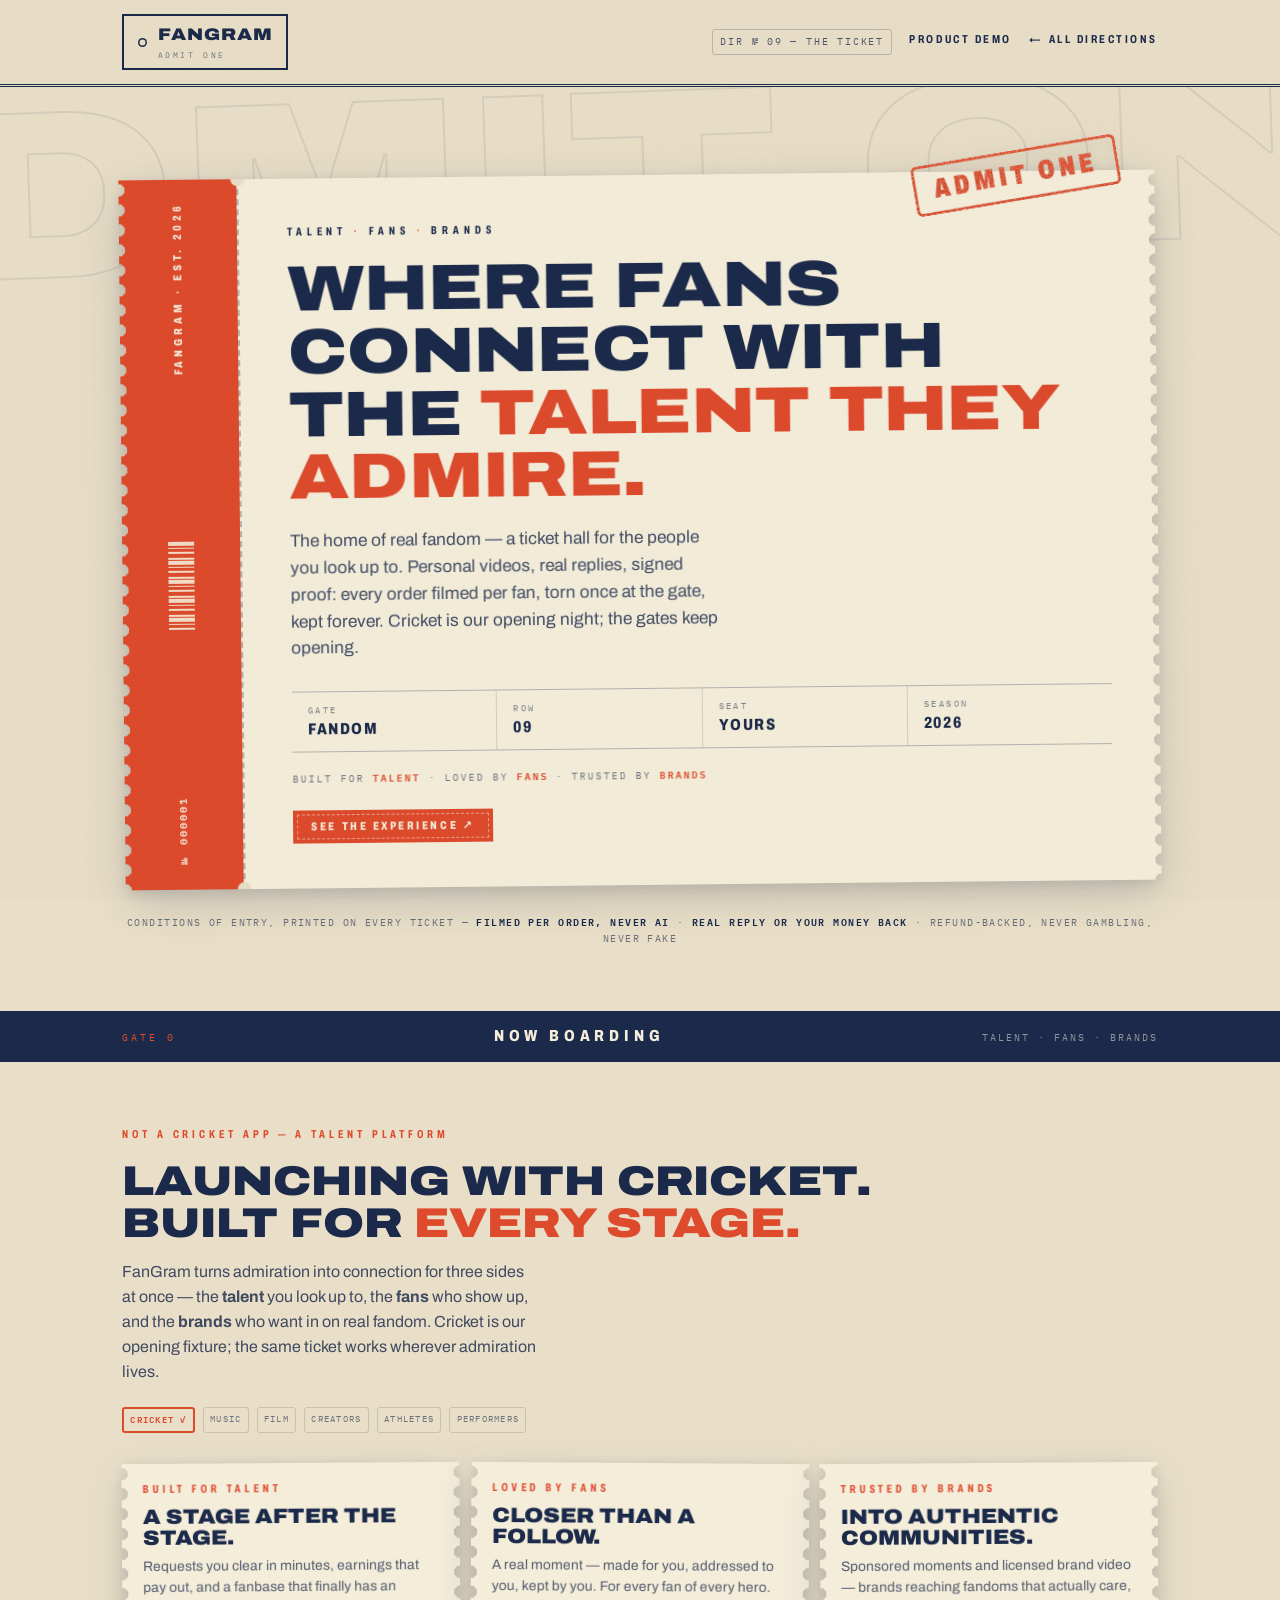
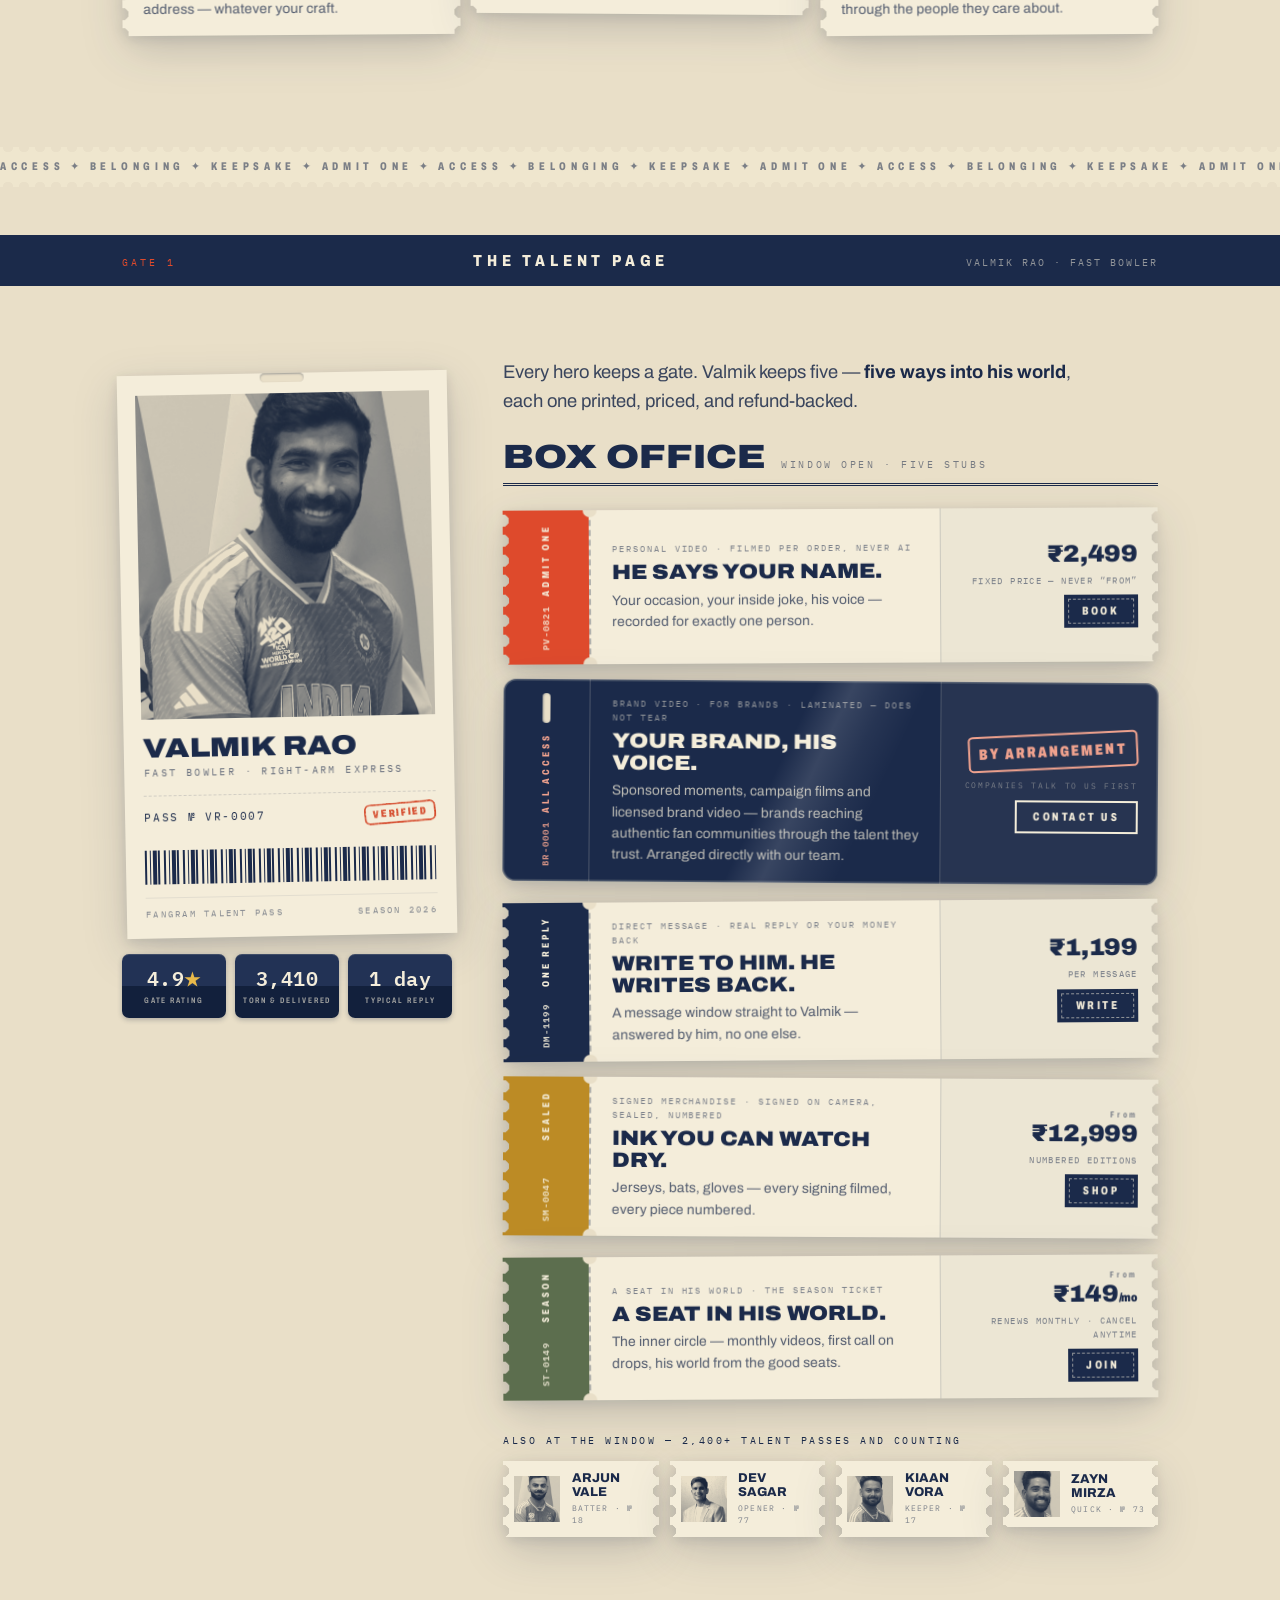
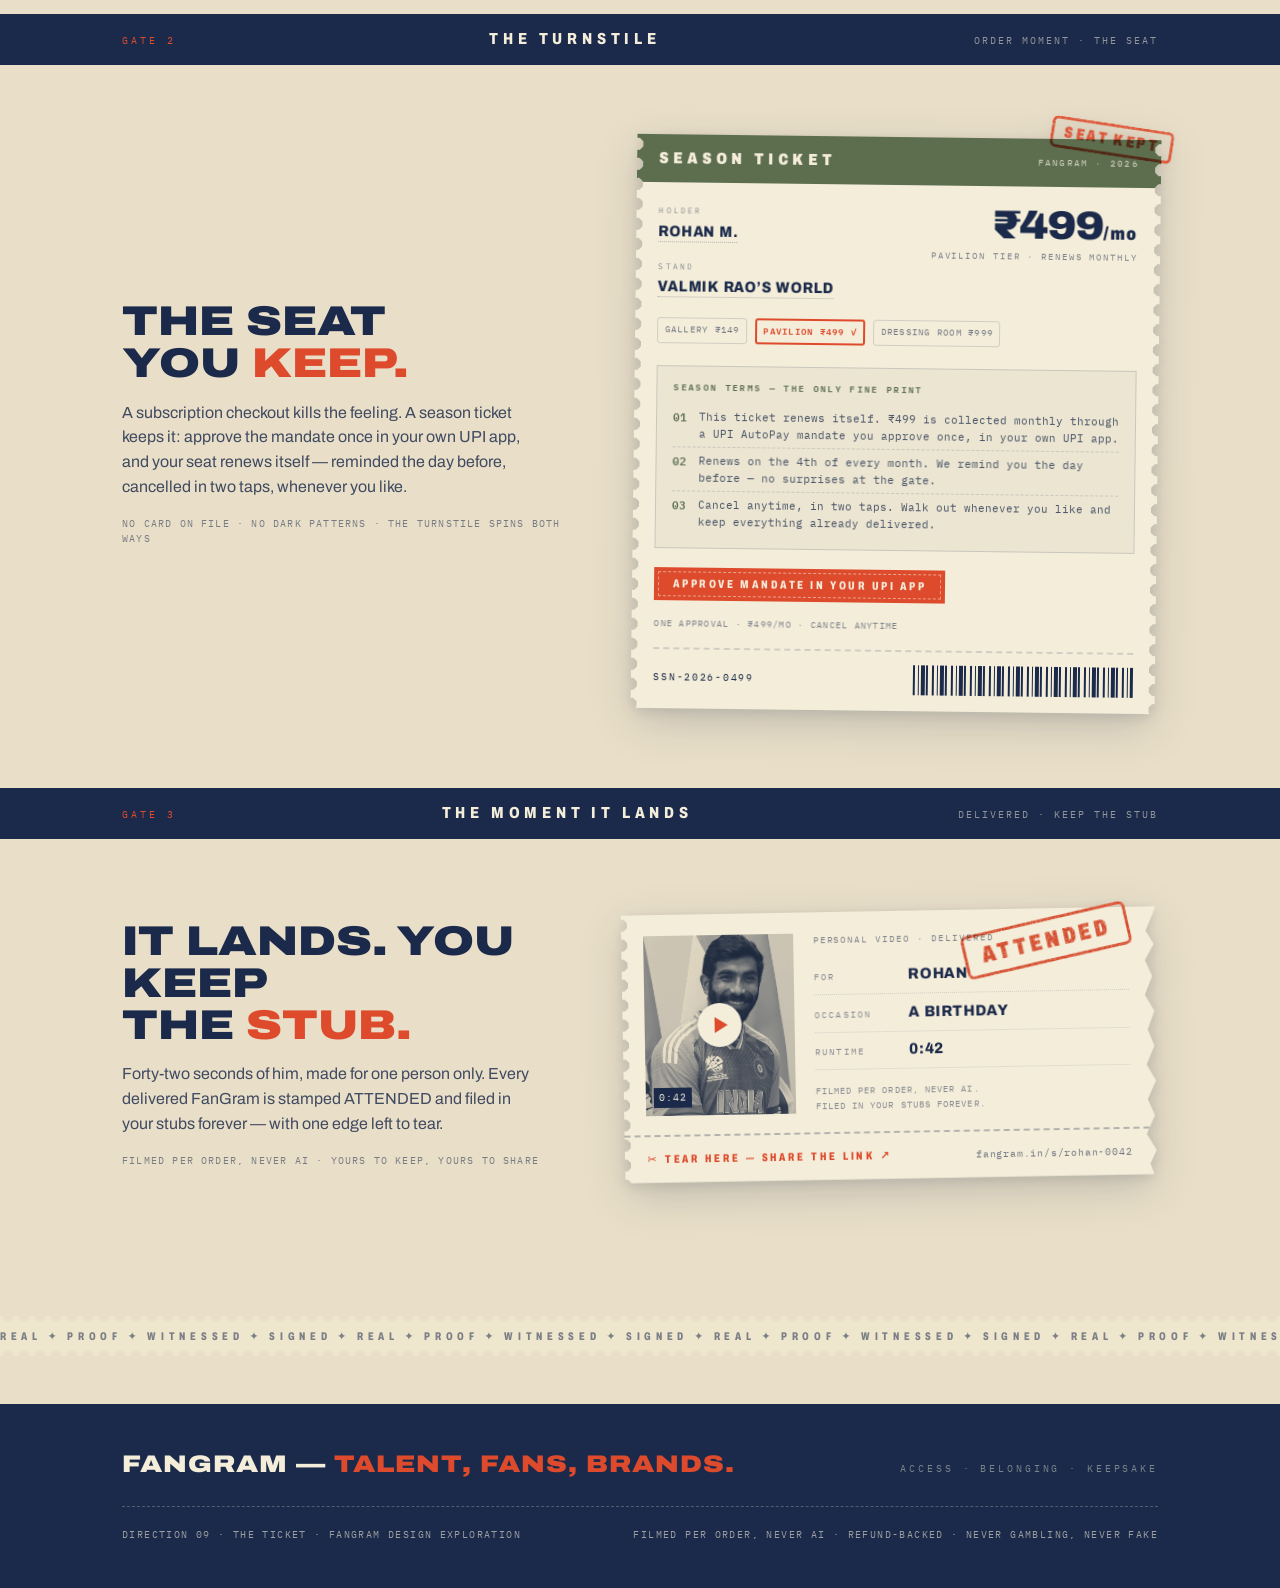
<file: ticket.html>
<!DOCTYPE html>
<html lang="en">
<head>
<meta charset="UTF-8">
<meta http-equiv="Cache-Control" content="no-cache, no-store, must-revalidate"><meta http-equiv="Pragma" content="no-cache"><meta http-equiv="Expires" content="0">
<meta name="viewport" content="width=device-width, initial-scale=1.0">
<title>Direction 09 · The Ticket — FanGram</title>
<script>document.documentElement.classList.add('js')</script>
<link rel="preconnect" href="https://fonts.googleapis.com">
<link rel="preconnect" href="https://fonts.gstatic.com" crossorigin>
<link href="https://fonts.googleapis.com/css2?family=Archivo:wdth,wght@62..125,400..900&family=IBM+Plex+Mono:ital,wght@0,400;0,500;0,600;1,400&display=swap" rel="stylesheet">
<style>
/* ============ TOKENS ============ */
:root{
  --kraft:#E9DFC8;
  --kraft-2:#DFD2B4;
  --paper:#F4EDDA;
  --paper-2:#EFE6CE;
  --ink:#1B2A4A;
  --ink-deep:#12203C;
  --coral:#DE4A2C;
  --coral-deep:#C23A20;
  --green:#5C6E4E;
  --mustard:#BC8B25;
  --line:rgba(27,42,74,.30);
  --line-soft:rgba(27,42,74,.16);
  --sans:'Archivo',system-ui,sans-serif;
  --mono:'IBM Plex Mono',ui-monospace,'SF Mono',monospace;
  --shadow: drop-shadow(0 14px 22px rgba(18,32,60,.16)) drop-shadow(0 3px 6px rgba(18,32,60,.12));
}

/* ============ BASE ============ */
*{margin:0;padding:0;box-sizing:border-box}
html{scroll-behavior:smooth}
html,body{overflow-x:hidden}
body{
  font-family:var(--sans);
  background:var(--kraft);
  color:var(--ink);
  font-size:16px;
  line-height:1.55;
  -webkit-font-smoothing:antialiased;
}
img{display:block;max-width:100%}
button{font:inherit;cursor:pointer;background:none;border:none;color:inherit}
a{color:inherit}
::selection{background:var(--coral);color:var(--paper)}

/* paper grain over everything */
.grain{
  position:fixed;inset:0;z-index:2000;pointer-events:none;
  background-image:url("data:image/svg+xml,%3Csvg%20xmlns='http://www.w3.org/2000/svg'%20width='240'%20height='240'%3E%3Cfilter%20id='n'%3E%3CfeTurbulence%20type='fractalNoise'%20baseFrequency='0.8'%20numOctaves='2'%20stitchTiles='stitch'/%3E%3CfeColorMatrix%20type='saturate'%20values='0'/%3E%3C/filter%3E%3Crect%20width='240'%20height='240'%20filter='url(%23n)'/%3E%3C/svg%3E");
  opacity:.07;
  mix-blend-mode:multiply;
}

.wrap{max-width:1100px;margin:0 auto;padding:0 clamp(1rem,4vw,2rem)}

/* ============ UTILITIES ============ */
.cond{font-family:var(--sans);font-stretch:66%;font-weight:700;text-transform:uppercase;letter-spacing:.24em}
.mono{font-family:var(--mono)}
.vt{writing-mode:vertical-rl;transform:rotate(180deg)}

/* ticket base */
.tkt{background:var(--paper);color:var(--ink);position:relative}
.tkt-shadow{filter:var(--shadow);position:relative}

/* scalloped perforation — both vertical edges */
.perf-x{
  -webkit-mask-image:
    radial-gradient(circle at 6px 10px, transparent 6px, #000 6.4px),
    radial-gradient(circle at 6px 10px, transparent 6px, #000 6.4px),
    linear-gradient(#000,#000);
  -webkit-mask-size:12px 20px, 12px 20px, calc(100% - 12px) 100%;
  -webkit-mask-position:-6px 0, calc(100% + 6px) 0, 6px 0;
  -webkit-mask-repeat:repeat-y, repeat-y, no-repeat;
  mask-image:
    radial-gradient(circle at 6px 10px, transparent 6px, #000 6.4px),
    radial-gradient(circle at 6px 10px, transparent 6px, #000 6.4px),
    linear-gradient(#000,#000);
  mask-size:12px 20px, 12px 20px, calc(100% - 12px) 100%;
  mask-position:-6px 0, calc(100% + 6px) 0, 6px 0;
  mask-repeat:repeat-y, repeat-y, no-repeat;
}
/* left edge only */
.perf-l{
  -webkit-mask-image:
    radial-gradient(circle at 6px 10px, transparent 6px, #000 6.4px),
    linear-gradient(#000,#000);
  -webkit-mask-size:12px 20px, calc(100% - 6px) 100%;
  -webkit-mask-position:-6px 0, 6px 0;
  -webkit-mask-repeat:repeat-y, no-repeat;
  mask-image:
    radial-gradient(circle at 6px 10px, transparent 6px, #000 6.4px),
    linear-gradient(#000,#000);
  mask-size:12px 20px, calc(100% - 6px) 100%;
  mask-position:-6px 0, 6px 0;
  mask-repeat:repeat-y, no-repeat;
}
/* top + bottom edges (ticket-roll strips) */
.perf-y{
  -webkit-mask-image:
    radial-gradient(circle at 8px 5px, transparent 5px, #000 5.4px),
    radial-gradient(circle at 8px 5px, transparent 5px, #000 5.4px),
    linear-gradient(#000,#000);
  -webkit-mask-size:16px 10px, 16px 10px, 100% calc(100% - 10px);
  -webkit-mask-position:0 -5px, 0 calc(100% + 5px), 0 5px;
  -webkit-mask-repeat:repeat-x, repeat-x, no-repeat;
  mask-image:
    radial-gradient(circle at 8px 5px, transparent 5px, #000 5.4px),
    radial-gradient(circle at 8px 5px, transparent 5px, #000 5.4px),
    linear-gradient(#000,#000);
  mask-size:16px 10px, 16px 10px, 100% calc(100% - 10px);
  mask-position:0 -5px, 0 calc(100% + 5px), 0 5px;
  mask-repeat:repeat-x, repeat-x, no-repeat;
}

/* tear line between stub and body */
.tear{position:relative;border-left:2px dashed var(--line);align-self:stretch}
.tear::before,.tear::after{
  content:"";position:absolute;left:-8px;width:14px;height:14px;border-radius:50%;background:var(--kraft);
}
.tear::before{top:-7px}
.tear::after{bottom:-7px}

/* barcodes */
.barcode{
  background:repeating-linear-gradient(90deg,
    currentColor 0 2px, transparent 2px 5px,
    currentColor 5px 6px, transparent 6px 8px,
    currentColor 8px 12px, transparent 12px 13px,
    currentColor 13px 15px, transparent 15px 19px);
}
.barcode-v{
  background:repeating-linear-gradient(0deg,
    currentColor 0 2px, transparent 2px 5px,
    currentColor 5px 6px, transparent 6px 8px,
    currentColor 8px 12px, transparent 12px 13px,
    currentColor 13px 15px, transparent 15px 19px);
}

/* rubber stamp */
.stamp{
  display:inline-block;
  font-stretch:72%;font-weight:900;text-transform:uppercase;
  letter-spacing:.16em;line-height:1;
  color:var(--coral);
  border:3px solid var(--coral);
  border-radius:6px;
  padding:.34em .65em .3em;
  mix-blend-mode:multiply;
  -webkit-mask-image:url("data:image/svg+xml,%3Csvg%20xmlns='http://www.w3.org/2000/svg'%20width='300'%20height='300'%3E%3Cfilter%20id='r'%3E%3CfeTurbulence%20type='fractalNoise'%20baseFrequency='0.55'%20numOctaves='3'%20stitchTiles='stitch'/%3E%3CfeColorMatrix%20type='matrix'%20values='0%200%200%200%200%200%200%200%200%200%200%200%200%200%200%200.9%200.9%200.9%200%20-0.45'/%3E%3C/filter%3E%3Crect%20width='300'%20height='300'%20filter='url(%23r)'/%3E%3C/svg%3E");
  -webkit-mask-size:170px 170px;
  mask-image:url("data:image/svg+xml,%3Csvg%20xmlns='http://www.w3.org/2000/svg'%20width='300'%20height='300'%3E%3Cfilter%20id='r'%3E%3CfeTurbulence%20type='fractalNoise'%20baseFrequency='0.55'%20numOctaves='3'%20stitchTiles='stitch'/%3E%3CfeColorMatrix%20type='matrix'%20values='0%200%200%200%200%200%200%200%200%200%200%200%200%200%200%200.9%200.9%200.9%200%20-0.45'/%3E%3C/filter%3E%3Crect%20width='300'%20height='300'%20filter='url(%23r)'/%3E%3C/svg%3E");
  mask-size:170px 170px;
}

/* duotone photo: navy shadows, kraft highlights */
.duo{position:relative;background:var(--ink);overflow:hidden}
.duo img{width:100%;height:100%;object-fit:cover;filter:grayscale(1) contrast(1.1) brightness(1.02);mix-blend-mode:screen}
.duo::after{content:"";position:absolute;inset:0;background:var(--kraft);mix-blend-mode:multiply;pointer-events:none}

/* buttons: printed stub tabs */
.btn{
  position:relative;display:inline-block;
  font-stretch:72%;font-weight:800;text-transform:uppercase;
  letter-spacing:.22em;font-size:.72rem;line-height:1;
  color:var(--paper);background:var(--ink);
  padding:.95em 1.6em .9em;
  transition:background .18s ease, transform .18s ease;
}
.btn::after{content:"";position:absolute;inset:4px;border:1px dashed rgba(244,237,218,.55);pointer-events:none}
.btn:hover{background:var(--coral);transform:translateY(-1px)}
.btn:active{transform:translateY(1px)}
.btn-ghost{background:transparent;color:var(--paper);box-shadow:inset 0 0 0 2px var(--paper)}
.btn-ghost::after{border-color:transparent}
.btn-ghost:hover{background:var(--coral);box-shadow:inset 0 0 0 2px var(--coral)}
.btn-coral{background:var(--coral)}
.btn-coral:hover{background:var(--coral-deep)}
:focus-visible{outline:2px solid var(--coral);outline-offset:2px}

/* reveal */
.js .rv{
  opacity:0;
  transform:rotate(var(--rot,0deg)) translateY(16px) scale(var(--sc0,1));
  transition:opacity .7s ease var(--d,0s), transform .7s cubic-bezier(.22,.9,.26,1) var(--d,0s);
}
.js .rv.in{opacity:1;transform:rotate(var(--rot,0deg)) translateY(0) scale(1)}
.rot{transform:rotate(var(--rot,0deg))}

/* ============ NAV ============ */
.nav{
  position:sticky;top:0;z-index:100;background:var(--kraft);
  border-bottom:3px double var(--ink);
}
.nav .wrap{display:flex;align-items:center;justify-content:space-between;padding-top:.9rem;padding-bottom:.9rem}
.mark{
  display:inline-flex;align-items:center;gap:.7rem;
  border:2px solid var(--ink);padding:.42em .85em .38em;
  text-decoration:none;
}
.mark .hole{width:9px;height:9px;border-radius:50%;background:var(--kraft);box-shadow:inset 0 0 0 1.5px var(--ink)}
.mark .word{font-stretch:118%;font-weight:900;font-size:1.05rem;letter-spacing:.06em;text-transform:uppercase;line-height:1}
.mark .sub{font-family:var(--mono);font-size:.5rem;letter-spacing:.32em;text-transform:uppercase;opacity:.6;display:block;margin-top:.18em}
.navR{display:flex;align-items:center;gap:1.1rem}
.dirchip{font-family:var(--mono);font-size:.62rem;letter-spacing:.18em;border:1.5px solid var(--line);padding:.4em .7em;border-radius:3px;opacity:.75}
.backlink{
  font-stretch:72%;font-weight:700;font-size:.72rem;letter-spacing:.22em;text-transform:uppercase;
  text-decoration:none;border-bottom:2px solid transparent;padding-bottom:.15em;
  transition:border-color .18s ease,color .18s ease;
}
.backlink:hover{color:var(--coral);border-color:var(--coral)}

/* ============ HERO ============ */
.hero{position:relative;padding:clamp(3rem,7vw,5.5rem) 0 clamp(2.5rem,5vw,4rem);overflow:hidden}
.ghost{
  position:absolute;top:-.4em;left:50%;transform:translateX(-50%) rotate(-2deg);
  font-stretch:125%;font-weight:900;white-space:nowrap;
  font-size:clamp(6rem,21vw,15rem);letter-spacing:.02em;
  color:transparent;-webkit-text-stroke:2px rgba(27,42,74,.09);
  user-select:none;pointer-events:none;
}
.hero-tkt{display:grid;grid-template-columns:118px 2px 1fr;--rot:-.6deg}
.hero-stub{
  background:var(--coral);color:var(--paper);
  display:flex;flex-direction:column;align-items:center;justify-content:space-between;
  padding:1.4rem .6rem;gap:1rem;
}
.hero-stub .vt{font-stretch:72%;font-weight:800;font-size:.72rem;letter-spacing:.34em;text-transform:uppercase}
.hero-stub .serial{font-family:var(--mono);font-size:.62rem;letter-spacing:.2em}
.hero-stub .bc{width:26px;height:88px;opacity:.9}
.hero-body{padding:clamp(1.6rem,4vw,2.8rem) clamp(1.4rem,4vw,3rem)}
.eyebrow{font-stretch:66%;font-weight:700;font-size:.72rem;letter-spacing:.34em;text-transform:uppercase;color:var(--coral);margin-bottom:1.1rem}
h1{
  font-stretch:122%;font-weight:900;text-transform:uppercase;
  font-size:clamp(1.9rem,5.4vw,4rem);line-height:.98;letter-spacing:.005em;
  margin-bottom:1.2rem;
}
h1 em{font-style:normal;color:var(--coral)}
.hero-sub{max-width:44ch;font-size:clamp(.95rem,1.4vw,1.08rem);color:rgba(27,42,74,.82);margin-bottom:1.8rem}
.meta-row{
  display:flex;flex-wrap:wrap;border-top:1.5px solid var(--line);border-bottom:1.5px solid var(--line);
}
.meta-row .m{
  flex:1;min-width:110px;padding:.7rem 1rem .6rem;border-right:1.5px solid var(--line-soft);
}
.meta-row .m:last-child{border-right:none}
.meta-row .k{font-family:var(--mono);font-size:.55rem;letter-spacing:.28em;text-transform:uppercase;opacity:.55;display:block}
.meta-row .v{font-stretch:80%;font-weight:800;font-size:1rem;letter-spacing:.1em;text-transform:uppercase}
.hero-stamp{
  position:absolute;top:-1.3rem;right:clamp(.2rem,3vw,2.2rem);
  font-size:clamp(1.1rem,2.6vw,1.7rem);--rot:-9deg;--sc0:1.35;z-index:3;
}
.conditions{
  margin-top:1.8rem;text-align:center;
  font-family:var(--mono);font-size:.64rem;letter-spacing:.14em;text-transform:uppercase;
  color:rgba(27,42,74,.62);
}
.conditions b{color:var(--ink);font-weight:600}

/* ============ TICKET-ROLL DIVIDER ============ */
.roll{overflow:hidden;background:var(--paper-2);margin:clamp(1.5rem,4vw,3rem) 0}
.rollIn{display:flex;width:max-content;padding:.72rem 0}
.rollIn span{
  font-stretch:70%;font-weight:800;font-size:.7rem;letter-spacing:.42em;text-transform:uppercase;
  color:rgba(27,42,74,.55);white-space:nowrap;padding-right:.42em;
}
@keyframes rollmove{to{transform:translateX(-50%)}}
.rollAnim{animation:rollmove 60s linear infinite}

/* ============ SIGNAGE ============ */
.sign{background:var(--ink);color:var(--paper)}
.sign .wrap{display:flex;align-items:baseline;justify-content:space-between;gap:1rem;padding-top:.85rem;padding-bottom:.8rem}
.signL{font-family:var(--mono);font-size:.62rem;letter-spacing:.3em;color:var(--coral);white-space:nowrap}
.signM{font-stretch:80%;font-weight:800;font-size:clamp(.8rem,1.8vw,1rem);letter-spacing:.3em;text-transform:uppercase;text-align:center}
.signR{font-family:var(--mono);font-size:.62rem;letter-spacing:.2em;opacity:.55;white-space:nowrap;text-transform:uppercase}

/* ============ TALENT ============ */
.talent{padding:clamp(2.5rem,6vw,4.5rem) 0 clamp(3rem,6vw,5rem)}
.tGrid{display:grid;grid-template-columns:330px 1fr;gap:clamp(1.6rem,4vw,3.2rem);align-items:start}
.passSticky{position:sticky;top:96px}

/* lanyard pass */
.pass{--rot:-1.1deg;padding:0 0 1.1rem;background:var(--paper)}
.pass .slot{
  width:44px;height:9px;border-radius:5px;background:var(--kraft);
  box-shadow:inset 0 1px 2px rgba(18,32,60,.35);
  margin:.9rem auto .7rem;
}
.pass .photo{margin:0 1.1rem;aspect-ratio:4/4.4}
.pass .pName{
  font-stretch:118%;font-weight:900;text-transform:uppercase;font-size:1.7rem;line-height:1;
  padding:1rem 1.2rem .15rem;
}
.pass .pRole{font-family:var(--mono);font-size:.62rem;letter-spacing:.24em;text-transform:uppercase;color:rgba(27,42,74,.65);padding:0 1.25rem .9rem}
.pass .pRow{
  display:flex;align-items:center;justify-content:space-between;
  margin:0 1.2rem;padding:.65rem 0;border-top:1.5px dashed var(--line-soft);
}
.pass .pRow .serial{font-family:var(--mono);font-size:.66rem;letter-spacing:.16em}
.pass .pStamp{font-size:.66rem;border-width:2px;--rot:-4deg;transform:rotate(-4deg)}
.pass .bc{height:34px;margin:.75rem 1.2rem 0}
.pass .pFoot{
  margin:.8rem 1.2rem 0;padding-top:.6rem;border-top:1.5px solid var(--line-soft);
  font-family:var(--mono);font-size:.54rem;letter-spacing:.26em;text-transform:uppercase;opacity:.5;
  display:flex;justify-content:space-between;
}

/* trust counters */
.counters{display:grid;grid-template-columns:repeat(3,1fr);gap:.6rem;margin-top:1.1rem}
.ctr{
  background:linear-gradient(180deg,#223255 0 49.6%, var(--ink-deep) 50.4% 100%);
  color:var(--paper);text-align:center;border-radius:7px;
  padding:.85rem .4rem .7rem;
  box-shadow:inset 0 1px 0 rgba(244,237,218,.14), 0 2px 5px rgba(18,32,60,.25);
}
.ctr .num{font-family:var(--mono);font-weight:600;font-size:1.28rem;letter-spacing:.02em;line-height:1.1}
.ctr .num .st{color:#E8B94A;font-size:.9em}
.ctr .lbl{font-stretch:70%;font-weight:700;font-size:.5rem;letter-spacing:.24em;text-transform:uppercase;opacity:.6;margin-top:.3rem}

/* box office */
.lead{font-size:clamp(1.02rem,1.6vw,1.15rem);max-width:52ch;color:rgba(27,42,74,.85);margin-bottom:1.6rem}
.lead b{color:var(--ink)}
.boHead{display:flex;align-items:baseline;gap:1rem;margin-bottom:1.4rem;border-bottom:3px double var(--ink);padding-bottom:.55rem}
.boHead h2{font-stretch:122%;font-weight:900;text-transform:uppercase;font-size:clamp(1.5rem,3vw,2.1rem);line-height:1}
.boHead .boSub{font-family:var(--mono);font-size:.62rem;letter-spacing:.26em;text-transform:uppercase;opacity:.55}

.offer{margin-bottom:1.15rem}
.offer-tkt{display:grid;grid-template-columns:86px 2px 1fr 218px;align-items:stretch}
.oStub{
  display:flex;flex-direction:column;align-items:center;justify-content:space-between;
  padding:.9rem .4rem;gap:.6rem;color:var(--paper);
}
.oStub .vt{font-stretch:72%;font-weight:800;font-size:.62rem;letter-spacing:.3em;text-transform:uppercase}
.oStub .oSerial{font-family:var(--mono);font-size:.56rem;letter-spacing:.14em;opacity:.85}
.tone-coral .oStub{background:var(--coral)}
.tone-navy .oStub{background:var(--ink)}
.tone-mustard .oStub{background:var(--mustard)}
.tone-green .oStub{background:var(--green)}
.oBody{padding:1.05rem 1.3rem 1rem;display:flex;flex-direction:column;justify-content:center}
.oKicker{font-family:var(--mono);font-size:.56rem;letter-spacing:.22em;text-transform:uppercase;color:rgba(27,42,74,.55);margin-bottom:.4rem}
.oBody h3{font-stretch:112%;font-weight:900;text-transform:uppercase;font-size:clamp(1.05rem,2vw,1.3rem);line-height:1.05;margin-bottom:.35rem}
.oDesc{font-size:.86rem;color:rgba(27,42,74,.75);max-width:46ch}
.oBuy{
  border-left:1.5px solid var(--line-soft);
  display:flex;flex-direction:column;align-items:flex-end;justify-content:center;gap:.5rem;
  padding:1rem 1.25rem;text-align:right;background:rgba(27,42,74,.035);
}
.oPrice{font-stretch:105%;font-weight:900;font-size:1.5rem;line-height:1;letter-spacing:-.01em}
.oPrice .pfx{display:block;font-stretch:70%;font-weight:700;font-size:.55rem;letter-spacing:.3em;color:rgba(27,42,74,.55);margin-bottom:.3em}
.oNote{font-family:var(--mono);font-size:.54rem;letter-spacing:.16em;text-transform:uppercase;color:rgba(27,42,74,.55)}

/* laminated ALL-ACCESS row */
.lam{border-radius:13px;background:var(--ink);color:var(--paper);overflow:hidden}
.lam::after{
  content:"";position:absolute;inset:0;pointer-events:none;border-radius:13px;
  background:linear-gradient(115deg,transparent 42%,rgba(255,255,255,.13) 47%,rgba(255,255,255,.05) 52%,transparent 57%);
}
.lam{box-shadow:inset 0 0 0 1.5px rgba(244,237,218,.25)}
.lam .oStub{position:relative}
.lam .oStub .vt{color:#F0A28E}
.lam .lamSlot{width:8px;height:30px;border-radius:4px;background:var(--kraft);box-shadow:inset 1px 0 2px rgba(18,32,60,.4)}
.lam .lamTear{border-left:1.5px solid rgba(244,237,218,.22);align-self:stretch}
.lam .oKicker{color:rgba(244,237,218,.55)}
.lam .oDesc{color:rgba(244,237,218,.75)}
.lam .oBuy{border-left-color:rgba(244,237,218,.18);background:rgba(244,237,218,.05)}
.lam .oNote{color:rgba(244,237,218,.55)}
.byArr{
  font-stretch:72%;font-weight:900;text-transform:uppercase;font-size:.94rem;letter-spacing:.14em;
  color:#F0A28E;border:2px solid #F0A28E;border-radius:5px;padding:.32em .6em .28em;
  transform:rotate(-3deg);
}
.lamNote{font-family:var(--mono);font-size:.52rem;letter-spacing:.2em;text-transform:uppercase;color:rgba(244,237,218,.4);margin-top:.15rem}

/* mini stubs */
.miniHead{font-family:var(--mono);font-size:.6rem;letter-spacing:.26em;text-transform:uppercase;opacity:.55;margin:2.2rem 0 .8rem}
.minis{display:grid;grid-template-columns:repeat(4,1fr);gap:.7rem}
.mini{--rot:.4deg;background:var(--paper);display:flex;align-items:center;gap:.7rem;padding:.6rem .7rem}
.mini:nth-child(2n){--rot:-.5deg}
.mini .mThumb{width:46px;height:46px;flex:none}
.mini .mName{font-stretch:100%;font-weight:800;font-size:.8rem;text-transform:uppercase;line-height:1.1}
.mini .mRole{font-family:var(--mono);font-size:.52rem;letter-spacing:.14em;text-transform:uppercase;opacity:.55;margin-top:.15rem}

/* ============ TURNSTILE / SEASON TICKET ============ */
.turnstile{padding:clamp(2.5rem,6vw,4.5rem) 0 clamp(3rem,6vw,5rem)}
.tsGrid{display:grid;grid-template-columns:1fr 1.15fr;gap:clamp(1.8rem,4.5vw,3.5rem);align-items:center}
.secH{font-stretch:122%;font-weight:900;text-transform:uppercase;font-size:clamp(1.7rem,3.6vw,2.6rem);line-height:1;margin-bottom:1rem}
.secH em{font-style:normal;color:var(--coral)}
.secP{color:rgba(27,42,74,.82);max-width:46ch;margin-bottom:1rem}
.secFine{font-family:var(--mono);font-size:.62rem;letter-spacing:.12em;text-transform:uppercase;color:rgba(27,42,74,.55)}

.season{--rot:.7deg;background:var(--paper)}
.sHead{
  display:flex;align-items:center;justify-content:space-between;
  background:var(--green);color:var(--paper);padding:.75rem 1.4rem .7rem;
}
.sHead .t{font-stretch:80%;font-weight:900;font-size:1rem;letter-spacing:.3em;text-transform:uppercase}
.sHead .f{font-family:var(--mono);font-size:.58rem;letter-spacing:.24em;text-transform:uppercase;opacity:.8}
.sMain{display:flex;justify-content:space-between;gap:1rem;padding:1.2rem 1.4rem .9rem;flex-wrap:wrap}
.sField{padding:.2rem 0}
.sField .k{font-family:var(--mono);font-size:.52rem;letter-spacing:.26em;text-transform:uppercase;opacity:.5;display:block;margin-bottom:.2em}
.sField .v{font-stretch:90%;font-weight:800;font-size:.95rem;text-transform:uppercase;letter-spacing:.05em;border-bottom:1.5px dotted var(--line);padding-bottom:.15em}
.sPrice{text-align:right}
.sPrice .amt{font-stretch:110%;font-weight:900;font-size:2.5rem;line-height:1;letter-spacing:-.02em}
.sPrice .amt span{font-size:.45em;font-stretch:80%;letter-spacing:.08em}
.sPrice .per{font-family:var(--mono);font-size:.54rem;letter-spacing:.22em;text-transform:uppercase;opacity:.55;margin-top:.25rem}
.tiers{display:flex;gap:.5rem;padding:0 1.4rem .4rem;flex-wrap:wrap}
.tier{
  font-family:var(--mono);font-size:.56rem;letter-spacing:.14em;text-transform:uppercase;
  border:1.5px solid var(--line-soft);border-radius:3px;padding:.45em .7em;color:rgba(27,42,74,.6);
}
.tier.sel{border:2px solid var(--coral);color:var(--coral);font-weight:600;position:relative}
.tier.sel::after{content:" ✓"}
.sTerms{margin:1rem 1.4rem;border:1.5px solid var(--line-soft);padding:.9rem 1rem .8rem;background:rgba(92,110,78,.06)}
.sTerms .tt{font-family:var(--mono);font-size:.56rem;letter-spacing:.26em;text-transform:uppercase;color:var(--green);margin-bottom:.6rem;font-weight:600}
.sTerms ol{list-style:none}
.sTerms li{
  display:flex;gap:.7rem;font-family:var(--mono);font-size:.66rem;line-height:1.6;
  color:rgba(27,42,74,.78);padding:.28rem 0;
}
.sTerms li+li{border-top:1px dashed var(--line-soft)}
.sTerms li .n{color:var(--green);font-weight:600;flex:none}
.sAction{display:flex;align-items:center;gap:1rem;flex-wrap:wrap;padding:.2rem 1.4rem 1.1rem}
.sNote{font-family:var(--mono);font-size:.56rem;letter-spacing:.14em;text-transform:uppercase;color:rgba(27,42,74,.55)}
.sBase{
  display:flex;align-items:center;justify-content:space-between;gap:1rem;
  border-top:2px dashed var(--line-soft);margin:0 1.4rem;padding:.8rem 0 1rem;
}
.sBase .bc{height:30px;flex:1;max-width:220px}
.sBase .serial{font-family:var(--mono);font-size:.6rem;letter-spacing:.18em}
.sStamp{position:absolute;top:-1rem;right:-.7rem;font-size:1rem;--rot:8deg;--sc0:1.35;z-index:3}

/* ============ LANDS ============ */
.lands{padding:clamp(2.5rem,6vw,4.5rem) 0 clamp(3.5rem,7vw,6rem)}
.ldGrid{display:grid;grid-template-columns:1fr 1.2fr;gap:clamp(1.8rem,4.5vw,3.5rem);align-items:center}

.attended{
  --rot:-1deg;background:var(--paper);
  clip-path:polygon(0 0,100% 0,99.2% 4%,98.1% 9%,99.6% 14%,97.9% 20%,99.2% 26%,97.8% 33%,99.5% 39%,98.2% 46%,99.4% 52%,97.9% 59%,99.6% 65%,98% 72%,99.3% 78%,97.7% 85%,99.5% 91%,98.3% 96%,99% 100%,0 100%);
}
.aTop{display:grid;grid-template-columns:150px 1fr;gap:1.2rem;padding:1.3rem 1.7rem 1.2rem 1.4rem}
.aFrame{aspect-ratio:3/3.6;position:relative}
.aPlay{
  position:absolute;inset:0;margin:auto;width:44px;height:44px;border-radius:50%;
  background:var(--paper);display:grid;place-items:center;z-index:2;
  box-shadow:0 3px 9px rgba(18,32,60,.35);
}
.aPlay::after{content:"";width:0;height:0;border-left:13px solid var(--coral);border-top:8px solid transparent;border-bottom:8px solid transparent;margin-left:3px}
.aTime{
  position:absolute;left:.5rem;bottom:.5rem;z-index:2;
  font-family:var(--mono);font-size:.6rem;letter-spacing:.1em;
  background:var(--ink);color:var(--paper);padding:.25em .5em;
}
.aKicker{font-family:var(--mono);font-size:.56rem;letter-spacing:.22em;text-transform:uppercase;color:rgba(27,42,74,.55);margin-bottom:.7rem}
.aRow{display:flex;gap:.8rem;align-items:baseline;padding:.4rem 0;border-bottom:1.5px dotted var(--line-soft)}
.aRow .k{font-family:var(--mono);font-size:.54rem;letter-spacing:.26em;text-transform:uppercase;opacity:.5;flex:none;width:82px}
.aRow .v{font-stretch:95%;font-weight:800;font-size:.95rem;text-transform:uppercase;letter-spacing:.04em}
.aFine{font-family:var(--mono);font-size:.56rem;letter-spacing:.12em;text-transform:uppercase;color:rgba(27,42,74,.5);margin-top:.8rem;line-height:1.7}
.aShare{
  display:flex;align-items:center;justify-content:space-between;gap:1rem;width:100%;
  border-top:2px dashed var(--line);padding:.85rem 1.7rem .9rem 1.4rem;
  text-align:left;transition:transform .5s cubic-bezier(.22,.9,.26,1), background .18s ease;
  transform-origin:0 100%;
}
.aShare:hover{background:rgba(222,74,44,.07)}
.aShare .sTxt{font-stretch:72%;font-weight:800;font-size:.7rem;letter-spacing:.26em;text-transform:uppercase;color:var(--coral)}
.aShare .sUrl{font-family:var(--mono);font-size:.62rem;letter-spacing:.08em;color:rgba(27,42,74,.6)}
.aShare.tornOff{transform:rotate(1.6deg) translateY(7px)}
.aStamp{position:absolute;top:.6rem;right:1.6rem;font-size:1.45rem;--rot:-12deg;--sc0:1.4;z-index:3}

/* ============ FOOTER ============ */
footer{background:var(--ink);color:var(--paper);padding:2.6rem 0 2.8rem}
.ftTop{display:flex;align-items:baseline;justify-content:space-between;gap:1.5rem;flex-wrap:wrap;margin-bottom:1.4rem}
.ftMark{font-stretch:122%;font-weight:900;font-size:1.5rem;letter-spacing:.04em;text-transform:uppercase}
.ftWords{font-family:var(--mono);font-size:.6rem;letter-spacing:.3em;text-transform:uppercase;color:rgba(244,237,218,.45)}
.ftRule{border:none;border-top:1.5px dashed rgba(244,237,218,.25);margin-bottom:1.3rem}
.ftBottom{display:flex;justify-content:space-between;gap:1.5rem;flex-wrap:wrap;font-family:var(--mono);font-size:.62rem;letter-spacing:.14em;text-transform:uppercase;color:rgba(244,237,218,.6)}

/* ============ RESPONSIVE ============ */
@media (max-width:920px){
  .tGrid{grid-template-columns:1fr}
  .passSticky{position:static;max-width:420px;margin:0 auto 2rem}
  .tsGrid,.ldGrid{grid-template-columns:1fr}
  .minis{grid-template-columns:repeat(2,1fr)}
  .offer-tkt{grid-template-columns:70px 2px 1fr}
  .oBuy{
    grid-column:1 / -1;flex-direction:row;align-items:center;justify-content:space-between;
    border-left:none;border-top:2px dashed var(--line-soft);text-align:left;
  }
  .oPrice .pfx{display:inline;margin-right:.5em}
  .signR{display:none}
}
@media (max-width:640px){
  .hero-tkt{grid-template-columns:1fr}
  .hero-stub{flex-direction:row;padding:.7rem 1.2rem}
  .hero-stub .vt{writing-mode:horizontal-tb;transform:none}
  .hero-stub .bc{width:70px;height:22px;background:repeating-linear-gradient(90deg,currentColor 0 2px,transparent 2px 5px,currentColor 5px 6px,transparent 6px 8px,currentColor 8px 12px,transparent 12px 13px,currentColor 13px 15px,transparent 15px 19px)}
  .hero-tkt > .tear{border-left:none;border-top:2px dashed var(--line);align-self:auto}
  .hero-tkt > .tear::before{top:-8px;left:-7px}
  .hero-tkt > .tear::after{bottom:auto;top:-8px;left:auto;right:-7px}
  .hero-stamp{top:-1rem;right:.4rem}
  .aTop{grid-template-columns:1fr;padding:1.2rem 1.2rem 1rem}
  .aFrame{max-width:220px}
  .aShare{flex-direction:column;align-items:flex-start;gap:.3rem;padding:.85rem 1.2rem}
  .sMain{flex-direction:column}
  .sPrice{text-align:left}
  .nav .dirchip{display:none}
  .minis{grid-template-columns:1fr 1fr}
}

/* ============ REDUCED MOTION ============ */
@media (prefers-reduced-motion:reduce){
  html{scroll-behavior:auto}
  .js .rv{opacity:1 !important;transform:rotate(var(--rot,0deg)) !important;transition:none !important}
  .rollAnim{animation:none}
  .btn,.aShare{transition:none}
  .aShare.tornOff{transform:none}
}

/* ============ REPOSITIONING (copy layer — reuses existing tokens) ============ */
.eyebrow-three{color:var(--ink);letter-spacing:.42em}
.eyebrow-three b{color:var(--coral)}
.heroCorp{margin-top:1.1rem;font-family:var(--mono);font-size:.62rem;letter-spacing:.2em;text-transform:uppercase;color:rgba(27,42,74,.62)}
.heroCorp b{color:var(--coral);font-weight:600}
.boarding{padding:clamp(2.2rem,5.5vw,4rem) 0}
.cats{display:flex;flex-wrap:wrap;gap:.5rem;margin-top:1.4rem}
.sides{display:grid;grid-template-columns:repeat(3,1fr);gap:.7rem;margin-top:1.9rem}
@media (max-width:760px){.sides{grid-template-columns:1fr}}
</style>
</head>
<body>

<div class="grain" aria-hidden="true"></div>

<!-- ============ NAV ============ -->
<header class="nav">
  <div class="wrap">
    <a class="mark" href="#top" aria-label="FanGram home">
      <span class="hole" aria-hidden="true"></span>
      <span>
        <span class="word">FanGram</span>
        <span class="sub">Admit One</span>
      </span>
    </a>
    <nav class="navR">
      <span class="dirchip">DIR № 09 — THE TICKET</span>
      <a class="backlink fgwt-open" href="#top" role="button">Product demo</a>
      <a class="backlink" href="index.html">← All directions</a>
    </nav>
  </div>
</header>

<!-- ============ HERO ============ -->
<section class="hero" id="top">
  <div class="ghost" aria-hidden="true">ADMIT ONE</div>
  <div class="wrap">
    <div class="tkt-shadow rv" style="--rot:-.6deg">
      <div class="tkt perf-x hero-tkt">
        <div class="hero-stub">
          <span class="vt">FanGram · Est. 2026</span>
          <span class="bc barcode-v" aria-hidden="true"></span>
          <span class="serial vt">№ 000001</span>
        </div>
        <div class="tear" aria-hidden="true"></div>
        <div class="hero-body">
          <p class="eyebrow eyebrow-three">Talent <b>·</b> Fans <b>·</b> Brands</p>
          <h1>Where fans connect with the <em>talent they admire.</em></h1>
          <p class="hero-sub">The home of real fandom — a ticket hall for the people you look up to. Personal videos, real replies, signed proof: every order filmed per fan, torn once at the gate, kept forever. Cricket is our opening night; the gates keep opening.</p>
          <div class="meta-row">
            <div class="m"><span class="k">Gate</span><span class="v">Fandom</span></div>
            <div class="m"><span class="k">Row</span><span class="v">09</span></div>
            <div class="m"><span class="k">Seat</span><span class="v">Yours</span></div>
            <div class="m"><span class="k">Season</span><span class="v">2026</span></div>
          </div>
          <p class="heroCorp">Built for <b>Talent</b> · Loved by <b>Fans</b> · Trusted by <b>Brands</b></p>
          <div style="margin-top:1.5rem"><button class="btn btn-coral fgwt-open" type="button">See the experience ↗</button></div>
        </div>
      </div>
      <div class="stamp hero-stamp rv" style="--rot:-9deg;--sc0:1.35;--d:.4s">Admit One</div>
    </div>
    <p class="conditions rv" style="--d:.25s">Conditions of entry, printed on every ticket — <b>filmed per order, never AI</b> · <b>real reply or your money back</b> · refund-backed, never gambling, never fake</p>
  </div>
</section>

<!-- ============ GATE 0 · NOW BOARDING — THREE SIDES + LAUNCH VERTICALS ============ -->
<div class="sign">
  <div class="wrap">
    <span class="signL">GATE 0</span>
    <span class="signM">Now Boarding</span>
    <span class="signR">Talent · Fans · Brands</span>
  </div>
</div>

<section class="boarding">
  <div class="wrap">
    <p class="eyebrow rv">Not a cricket app — a talent platform</p>
    <h2 class="secH rv" style="--d:.03s">Launching with cricket.<br>Built for <em>every stage.</em></h2>
    <p class="secP rv" style="--d:.06s">FanGram turns admiration into connection for three sides at once — the <b>talent</b> you look up to, the <b>fans</b> who show up, and the <b>brands</b> who want in on real fandom. Cricket is our opening fixture; the same ticket works wherever admiration lives.</p>

    <div class="cats rv" style="--d:.09s" role="list" aria-label="Verticals — launching with cricket">
      <span class="tier sel" role="listitem">Cricket</span>
      <span class="tier" role="listitem">Music</span>
      <span class="tier" role="listitem">Film</span>
      <span class="tier" role="listitem">Creators</span>
      <span class="tier" role="listitem">Athletes</span>
      <span class="tier" role="listitem">Performers</span>
    </div>

    <div class="sides">
      <div class="tkt-shadow rv" style="--rot:-.4deg;--d:.05s"><div class="tkt perf-x"><div class="oBody">
        <p class="eyebrow" style="margin-bottom:.5rem">Built for Talent</p>
        <h3>A stage after the stage.</h3>
        <p class="oDesc">Requests you clear in minutes, earnings that pay out, and a fanbase that finally has an address — whatever your craft.</p>
      </div></div></div>
      <div class="tkt-shadow rv" style="--rot:.4deg;--d:.1s"><div class="tkt perf-x"><div class="oBody">
        <p class="eyebrow" style="margin-bottom:.5rem">Loved by Fans</p>
        <h3>Closer than a follow.</h3>
        <p class="oDesc">A real moment — made for you, addressed to you, kept by you. For every fan of every hero.</p>
      </div></div></div>
      <div class="tkt-shadow rv" style="--rot:-.4deg;--d:.15s"><div class="tkt perf-x"><div class="oBody">
        <p class="eyebrow" style="margin-bottom:.5rem">Trusted by Brands</p>
        <h3>Into authentic communities.</h3>
        <p class="oDesc">Sponsored moments and licensed brand video — brands reaching fandoms that actually care, through the people they care about.</p>
      </div></div></div>
    </div>
  </div>
</section>

<!-- roll divider -->
<div class="roll perf-y" aria-hidden="true">
  <div class="rollIn rollAnim">
    <span>Access ✦ Belonging ✦ Keepsake ✦ Admit One ✦ Access ✦ Belonging ✦ Keepsake ✦ Admit One ✦ Access ✦ Belonging ✦ Keepsake ✦ Admit One ✦&nbsp;</span>
    <span>Access ✦ Belonging ✦ Keepsake ✦ Admit One ✦ Access ✦ Belonging ✦ Keepsake ✦ Admit One ✦ Access ✦ Belonging ✦ Keepsake ✦ Admit One ✦&nbsp;</span>
  </div>
</div>

<!-- ============ GATE 1 · TALENT PAGE ============ -->
<div class="sign">
  <div class="wrap">
    <span class="signL">GATE 1</span>
    <span class="signM">The Talent Page</span>
    <span class="signR">Valmik Rao · Fast Bowler</span>
  </div>
</div>

<section class="talent">
  <div class="wrap tGrid">

    <!-- lanyard pass -->
    <aside class="passCol">
      <div class="passSticky">
        <div class="tkt-shadow rv" style="--rot:-1.1deg">
          <div class="tkt pass">
            <div class="slot" aria-hidden="true"></div>
            <div class="photo duo"><img src="assets/players/bumrah.jpg" alt="Valmik Rao, fast bowler, mid-delivery"></div>
            <h2 class="pName">Valmik Rao</h2>
            <p class="pRole">Fast bowler · Right-arm express</p>
            <div class="pRow">
              <span class="serial">PASS № VR-0007</span>
              <span class="stamp pStamp">Verified</span>
            </div>
            <div class="bc barcode" aria-hidden="true"></div>
            <p class="pFoot"><span>FanGram Talent Pass</span><span>Season 2026</span></p>
          </div>
        </div>
        <div class="counters rv" style="--d:.15s">
          <div class="ctr"><div class="num">4.9<span class="st">★</span></div><div class="lbl">Gate rating</div></div>
          <div class="ctr"><div class="num">3,410</div><div class="lbl">Torn &amp; delivered</div></div>
          <div class="ctr"><div class="num">1 day</div><div class="lbl">Typical reply</div></div>
        </div>
      </div>
    </aside>

    <!-- box office -->
    <div class="boxCol">
      <p class="lead rv">Every hero keeps a gate. Valmik keeps five — <b>five ways into his world</b>, each one printed, priced, and refund-backed.</p>
      <div class="boHead rv" style="--d:.05s">
        <h2>Box Office</h2>
        <span class="boSub">Window open · five stubs</span>
      </div>

      <!-- 1 · personal video -->
      <article class="offer tkt-shadow rv" style="--rot:-.3deg;--d:.05s">
        <div class="tkt perf-x offer-tkt tone-coral">
          <div class="oStub"><span class="vt">Admit One</span><span class="oSerial vt">PV-0821</span></div>
          <div class="tear" aria-hidden="true"></div>
          <div class="oBody">
            <p class="oKicker">Personal video · Filmed per order, never AI</p>
            <h3>He says your name.</h3>
            <p class="oDesc">Your occasion, your inside joke, his voice — recorded for exactly one person.</p>
          </div>
          <div class="oBuy">
            <div class="oPrice">₹2,499</div>
            <div class="oNote">Fixed price — never “from”</div>
            <button class="btn" type="button">Book</button>
          </div>
        </div>
      </article>

      <!-- 2 · brand video (laminated all-access) -->
      <article class="offer tkt-shadow rv" style="--rot:.4deg;--d:.1s">
        <div class="tkt offer-tkt lam">
          <div class="oStub"><span class="lamSlot" aria-hidden="true"></span><span class="vt">All Access</span><span class="oSerial vt">BR-0001</span></div>
          <div class="lamTear" aria-hidden="true"></div>
          <div class="oBody">
            <p class="oKicker">Brand video · For brands · Laminated — does not tear</p>
            <h3>Your brand, his voice.</h3>
            <p class="oDesc">Sponsored moments, campaign films and licensed brand video — brands reaching authentic fan communities through the talent they trust. Arranged directly with our team.</p>
          </div>
          <div class="oBuy">
            <span class="byArr">By Arrangement</span>
            <span class="lamNote">Companies talk to us first</span>
            <button class="btn btn-ghost" type="button">Contact us</button>
          </div>
        </div>
      </article>

      <!-- 3 · direct message -->
      <article class="offer tkt-shadow rv" style="--rot:-.4deg;--d:.15s">
        <div class="tkt perf-x offer-tkt tone-navy">
          <div class="oStub"><span class="vt">One Reply</span><span class="oSerial vt">DM-1199</span></div>
          <div class="tear" aria-hidden="true"></div>
          <div class="oBody">
            <p class="oKicker">Direct message · Real reply or your money back</p>
            <h3>Write to him. He writes back.</h3>
            <p class="oDesc">A message window straight to Valmik — answered by him, no one else.</p>
          </div>
          <div class="oBuy">
            <div class="oPrice">₹1,199</div>
            <div class="oNote">Per message</div>
            <button class="btn" type="button">Write</button>
          </div>
        </div>
      </article>

      <!-- 4 · signed merchandise -->
      <article class="offer tkt-shadow rv" style="--rot:.3deg;--d:.2s">
        <div class="tkt perf-x offer-tkt tone-mustard">
          <div class="oStub"><span class="vt">Sealed</span><span class="oSerial vt">SM-0047</span></div>
          <div class="tear" aria-hidden="true"></div>
          <div class="oBody">
            <p class="oKicker">Signed merchandise · Signed on camera, sealed, numbered</p>
            <h3>Ink you can watch dry.</h3>
            <p class="oDesc">Jerseys, bats, gloves — every signing filmed, every piece numbered.</p>
          </div>
          <div class="oBuy">
            <div class="oPrice"><span class="pfx">From</span>₹12,999</div>
            <div class="oNote">Numbered editions</div>
            <button class="btn" type="button">Shop</button>
          </div>
        </div>
      </article>

      <!-- 5 · a seat in his world -->
      <article class="offer tkt-shadow rv" style="--rot:-.3deg;--d:.25s">
        <div class="tkt perf-x offer-tkt tone-green">
          <div class="oStub"><span class="vt">Season</span><span class="oSerial vt">ST-0149</span></div>
          <div class="tear" aria-hidden="true"></div>
          <div class="oBody">
            <p class="oKicker">A seat in his world · The season ticket</p>
            <h3>A seat in his world.</h3>
            <p class="oDesc">The inner circle — monthly videos, first call on drops, his world from the good seats.</p>
          </div>
          <div class="oBuy">
            <div class="oPrice"><span class="pfx">From</span>₹149<span style="font-size:.5em;font-stretch:80%">/mo</span></div>
            <div class="oNote">Renews monthly · cancel anytime</div>
            <button class="btn" type="button">Join</button>
          </div>
        </div>
      </article>

      <!-- mini stubs -->
      <p class="miniHead rv">Also at the window — 2,400+ talent passes and counting</p>
      <div class="minis">
        <div class="tkt-shadow rv" style="--d:.05s"><div class="tkt perf-x mini"><div class="mThumb duo"><img src="assets/players/kohli.jpg" alt="Arjun Vale"></div><div><div class="mName">Arjun Vale</div><div class="mRole">Batter · № 18</div></div></div></div>
        <div class="tkt-shadow rv" style="--d:.1s"><div class="tkt perf-x mini"><div class="mThumb duo"><img src="assets/players/gill.jpg" alt="Dev Sagar"></div><div><div class="mName">Dev Sagar</div><div class="mRole">Opener · № 77</div></div></div></div>
        <div class="tkt-shadow rv" style="--d:.15s"><div class="tkt perf-x mini"><div class="mThumb duo"><img src="assets/players/pant.jpg" alt="Kiaan Vora"></div><div><div class="mName">Kiaan Vora</div><div class="mRole">Keeper · № 17</div></div></div></div>
        <div class="tkt-shadow rv" style="--d:.2s"><div class="tkt perf-x mini"><div class="mThumb duo"><img src="assets/players/siraj.jpg" alt="Zayn Mirza"></div><div><div class="mName">Zayn Mirza</div><div class="mRole">Quick · № 73</div></div></div></div>
      </div>
    </div>
  </div>
</section>

<!-- ============ GATE 2 · THE SEAT ============ -->
<div class="sign">
  <div class="wrap">
    <span class="signL">GATE 2</span>
    <span class="signM">The Turnstile</span>
    <span class="signR">Order moment · The Seat</span>
  </div>
</div>

<section class="turnstile">
  <div class="wrap tsGrid">
    <div class="rv">
      <h2 class="secH">The seat<br>you <em>keep.</em></h2>
      <p class="secP">A subscription checkout kills the feeling. A season ticket keeps it: approve the mandate once in your own UPI app, and your seat renews itself — reminded the day before, cancelled in two taps, whenever you like.</p>
      <p class="secFine">No card on file · No dark patterns · The turnstile spins both ways</p>
    </div>

    <div class="tkt-shadow rv" style="--rot:.7deg;--d:.1s">
      <div class="tkt perf-x season">
        <header class="sHead">
          <span class="t">Season Ticket</span>
          <span class="f">FanGram · 2026</span>
        </header>
        <div class="sMain">
          <div>
            <div class="sField"><span class="k">Holder</span><span class="v">Rohan M.</span></div>
            <div class="sField" style="margin-top:.6rem"><span class="k">Stand</span><span class="v">Valmik Rao’s World</span></div>
          </div>
          <div class="sPrice">
            <div class="amt">₹499<span>/mo</span></div>
            <div class="per">Pavilion tier · renews monthly</div>
          </div>
        </div>
        <div class="tiers" role="list" aria-label="Season tiers">
          <span class="tier" role="listitem">Gallery ₹149</span>
          <span class="tier sel" role="listitem">Pavilion ₹499</span>
          <span class="tier" role="listitem">Dressing Room ₹999</span>
        </div>
        <div class="sTerms">
          <p class="tt">Season terms — the only fine print</p>
          <ol>
            <li><span class="n">01</span><span>This ticket renews itself. ₹499 is collected monthly through a UPI AutoPay mandate you approve once, in your own UPI app.</span></li>
            <li><span class="n">02</span><span>Renews on the 4th of every month. We remind you the day before — no surprises at the gate.</span></li>
            <li><span class="n">03</span><span>Cancel anytime, in two taps. Walk out whenever you like and keep everything already delivered.</span></li>
          </ol>
        </div>
        <div class="sAction">
          <button class="btn btn-coral" type="button">Approve mandate in your UPI app</button>
          <span class="sNote">One approval · ₹499/mo · cancel anytime</span>
        </div>
        <div class="sBase">
          <span class="serial">SSN-2026-0499</span>
          <span class="bc barcode" aria-hidden="true"></span>
        </div>
      </div>
      <div class="stamp sStamp rv" style="--rot:8deg;--sc0:1.35;--d:.5s">Seat Kept</div>
    </div>
  </div>
</section>

<!-- ============ GATE 3 · IT LANDS ============ -->
<div class="sign">
  <div class="wrap">
    <span class="signL">GATE 3</span>
    <span class="signM">The Moment It Lands</span>
    <span class="signR">Delivered · Keep the stub</span>
  </div>
</div>

<section class="lands">
  <div class="wrap ldGrid">
    <div class="rv">
      <h2 class="secH">It lands. You keep<br>the <em>stub.</em></h2>
      <p class="secP">Forty-two seconds of him, made for one person only. Every delivered FanGram is stamped ATTENDED and filed in your stubs forever — with one edge left to tear.</p>
      <p class="secFine">Filmed per order, never AI · Yours to keep, yours to share</p>
    </div>

    <div class="tkt-shadow rv" style="--rot:-1deg;--d:.1s">
      <div class="tkt perf-l attended">
        <div class="aTop">
          <div class="aFrame duo">
            <img src="assets/players/bumrah.jpg" alt="Still from Valmik Rao’s delivered birthday video">
            <span class="aPlay" aria-hidden="true"></span>
            <span class="aTime">0:42</span>
          </div>
          <div>
            <p class="aKicker">Personal video · Delivered</p>
            <div class="aRow"><span class="k">For</span><span class="v">Rohan</span></div>
            <div class="aRow"><span class="k">Occasion</span><span class="v">A birthday</span></div>
            <div class="aRow"><span class="k">Runtime</span><span class="v">0:42</span></div>
            <p class="aFine">Filmed per order, never AI.<br>Filed in your stubs forever.</p>
          </div>
        </div>
        <button class="aShare" id="shareStrip" type="button" aria-pressed="false">
          <span class="sTxt" id="shareTxt">✂ Tear here — share the link ↗</span>
          <span class="sUrl">fangram.in/s/rohan-0042</span>
        </button>
      </div>
      <div class="stamp aStamp rv" style="--rot:-12deg;--sc0:1.4;--d:.45s">Attended</div>
    </div>
  </div>
</section>

<!-- roll divider -->
<div class="roll perf-y" aria-hidden="true">
  <div class="rollIn rollAnim">
    <span>Real ✦ Proof ✦ Witnessed ✦ Signed ✦ Real ✦ Proof ✦ Witnessed ✦ Signed ✦ Real ✦ Proof ✦ Witnessed ✦ Signed ✦ Real ✦ Proof ✦ Witnessed ✦ Signed ✦&nbsp;</span>
    <span>Real ✦ Proof ✦ Witnessed ✦ Signed ✦ Real ✦ Proof ✦ Witnessed ✦ Signed ✦ Real ✦ Proof ✦ Witnessed ✦ Signed ✦ Real ✦ Proof ✦ Witnessed ✦ Signed ✦&nbsp;</span>
  </div>
</div>

<!-- ============ FOOTER ============ -->
<footer>
  <div class="wrap">
    <div class="ftTop">
      <span class="ftMark">FanGram — <span style="color:var(--coral)">talent, fans, brands.</span></span>
      <span class="ftWords">Access · Belonging · Keepsake</span>
    </div>
    <hr class="ftRule">
    <div class="ftBottom">
      <span>Direction 09 · The Ticket · FanGram design exploration</span>
      <span>Filmed per order, never AI · Refund-backed · Never gambling, never fake</span>
    </div>
  </div>
</footer>

<script>
(function(){
  var rm = window.matchMedia('(prefers-reduced-motion: reduce)').matches;
  var els = document.querySelectorAll('.rv');
  if (!rm && 'IntersectionObserver' in window) {
    var io = new IntersectionObserver(function(entries){
      entries.forEach(function(e){
        if (e.isIntersecting) { e.target.classList.add('in'); io.unobserve(e.target); }
      });
    }, {threshold:.12, rootMargin:'0px 0px -40px 0px'});
    els.forEach(function(el){ io.observe(el); });
  } else {
    els.forEach(function(el){ el.classList.add('in'); });
  }

  var strip = document.getElementById('shareStrip');
  var txt = document.getElementById('shareTxt');
  if (strip && txt) {
    var torn = false;
    strip.addEventListener('click', function(){
      torn = !torn;
      strip.classList.toggle('tornOff', torn);
      strip.setAttribute('aria-pressed', String(torn));
      txt.textContent = torn ? '✓ Torn — link copied, paste it somewhere loud' : '✂ Tear here — share the link ↗';
    });
  }
})();
</script>

<!-- ============================================================
     FANGRAM PRODUCT DEMO v2 — themeable, self-contained, INTERACTIVE.
     Paste before </body>. Namespaced (#fgwt, .fgwt-*, IIFE). Theme it
     by editing ONLY the THEME OVERRIDES vars in #fgwt{}. Any element with
     class="fgwt-open" opens it. Real state: forms validate, orders flow
     from checkout → tracking → dashboard, the talent queue mutates,
     recording is a state machine. Keyboard + a11y + mobile included.
     ============================================================ -->
<style>
#fgwt{
  /* ===== THEME OVERRIDES — set to the direction's tokens ===== */
  --fgwt-ground: #12203C; --fgwt-bg: #E9DFC8; --fgwt-surface: #F4EDDA; --fgwt-surface2: #EFE6CE;
  --fgwt-ink: #1B2A4A; --fgwt-mut: rgba(27,42,74,.74); --fgwt-faint: rgba(27,42,74,.55);
  --fgwt-accent: #DE4A2C; --fgwt-accent-ink: #F4EDDA; --fgwt-good: #5C6E4E;
  --fgwt-line: rgba(27,42,74,.28); --fgwt-radius: 4px;
  --fgwt-font: 'Archivo', system-ui, sans-serif; --fgwt-display: 'Archivo', system-ui, sans-serif;
  /* ============================================================ */
  position:fixed; inset:0; z-index:2147483000; display:none; font-family:var(--fgwt-font); color:var(--fgwt-ink);
}
#fgwt.on{ display:block; }
#fgwt *{ box-sizing:border-box; }
.fgwt-scrim{ z-index:0; position:absolute; inset:0; background:color-mix(in srgb, var(--fgwt-ground) 82%, transparent); }
.fgwt-modal{ z-index:2; pointer-events:auto; position:relative; max-width:1080px; margin:3vh auto; height:94vh; background:var(--fgwt-bg);
  border:1px solid var(--fgwt-line); border-radius:calc(var(--fgwt-radius) + 6px); overflow:hidden; display:flex; flex-direction:column; box-shadow:0 40px 120px rgba(0,0,0,.5); }
@media(max-width:560px){ .fgwt-modal{ margin:0; height:100vh; height:100dvh; border-radius:0; } }
.fgwt-head{ display:flex; align-items:flex-start; justify-content:space-between; gap:16px; padding:20px 24px 12px; }
.fgwt-eyebrow{ font-size:11px; letter-spacing:.22em; text-transform:uppercase; color:var(--fgwt-accent); font-weight:700; }
.fgwt-title{ font-family:var(--fgwt-display); font-size:clamp(19px,2.4vw,27px); line-height:1.1; margin-top:7px; }
.fgwt-x{ flex:none; background:var(--fgwt-surface); color:var(--fgwt-mut); border:1px solid var(--fgwt-line); border-radius:999px; width:40px; height:40px; font-size:16px; cursor:pointer; }
.fgwt-x:hover{ color:var(--fgwt-ink); }
.fgwt-x:focus-visible,.fgwt-tab:focus-visible,.fgwt-step:focus-visible,.fgwt-btn:focus-visible,.fgwt-mini:focus-visible,.fgwt-row-btn:focus-visible,.fgwt-nav-b:focus-visible,.fgwt-field:focus-visible,.fgwt-seg:focus-visible{ outline:2px solid var(--fgwt-accent); outline-offset:2px; }
.fgwt-tabs{ display:flex; gap:8px; flex-wrap:wrap; padding:0 24px 12px; border-bottom:1px solid var(--fgwt-line); }
.fgwt-tab{ font:600 12px/1 var(--fgwt-font); letter-spacing:.04em; text-transform:uppercase; padding:11px 17px; border:1px solid var(--fgwt-line); border-radius:999px; background:transparent; color:var(--fgwt-mut); cursor:pointer; }
.fgwt-tab.on{ background:var(--fgwt-ink); color:var(--fgwt-bg); border-color:var(--fgwt-ink); }
.fgwt-body{ flex:1; overflow-y:auto; padding:20px 24px 26px; -webkit-overflow-scrolling:touch; }
.fgwt-steps{ display:flex; gap:8px; flex-wrap:wrap; margin-bottom:18px; }
.fgwt-step{ display:inline-flex; align-items:center; gap:8px; font:600 12px var(--fgwt-font); padding:8px 14px; border:1px solid var(--fgwt-line); border-radius:999px; background:var(--fgwt-surface); color:var(--fgwt-mut); cursor:pointer; }
.fgwt-step.on{ border-color:var(--fgwt-accent); color:var(--fgwt-accent); }
.fgwt-step.done i{ color:var(--fgwt-good); }
.fgwt-step i{ font-style:normal; opacity:.7; font-size:11px; }
.fgwt-split{ display:grid; grid-template-columns:1fr 348px; gap:clamp(20px,4vw,48px); align-items:start; }
@media(max-width:820px){ .fgwt-split{ grid-template-columns:1fr; } .fgwt-phone{ margin:0 auto; } }
.fgwt-copy h3{ font-family:var(--fgwt-display); font-size:clamp(20px,2.3vw,27px); line-height:1.12; margin-bottom:12px; }
.fgwt-copy p{ color:var(--fgwt-mut); font-size:15px; line-height:1.6; margin-bottom:12px; max-width:52ch; }
.fgwt-note{ font-size:12.5px; color:var(--fgwt-faint); }
.fgwt-nav{ display:flex; align-items:center; gap:10px; margin-top:18px; }
.fgwt-nav-b{ font:600 12.5px var(--fgwt-font); padding:9px 15px; border:1px solid var(--fgwt-line); border-radius:999px; background:transparent; color:var(--fgwt-ink); cursor:pointer; }
.fgwt-nav-b[disabled]{ opacity:.35; cursor:default; }
.fgwt-dots{ display:flex; gap:6px; margin-left:4px; }
.fgwt-dots i{ width:7px; height:7px; border-radius:50%; background:var(--fgwt-line); }
.fgwt-dots i.on{ background:var(--fgwt-accent); }
/* screen */
.fgwt-phone{ width:348px; max-width:100%; }
.fgwt-screen{ background:var(--fgwt-surface); border:1px solid var(--fgwt-line); border-radius:calc(var(--fgwt-radius) + 8px); overflow:hidden; min-height:470px; padding:16px; display:flex; flex-direction:column; gap:8px; }
.fgwt-cap{ font-size:11px; letter-spacing:.1em; text-transform:uppercase; color:var(--fgwt-faint); }
.fgwt-row{ display:flex; justify-content:space-between; gap:10px; align-items:center; padding:11px 4px; border-bottom:1px solid var(--fgwt-line); font-size:13.5px; }
.fgwt-row:last-child{ border-bottom:0; }
.fgwt-row b{ font-weight:700; }
.fgwt-row-btn{ display:flex; justify-content:space-between; gap:10px; align-items:center; width:100%; padding:12px 4px; border:0; border-bottom:1px solid var(--fgwt-line); background:transparent; color:var(--fgwt-ink); font:inherit; font-size:13.5px; text-align:left; cursor:pointer; }
.fgwt-row-btn:hover{ background:var(--fgwt-surface2); }
.fgwt-row-btn .fgwt-go{ font:700 11px var(--fgwt-font); text-transform:uppercase; letter-spacing:.05em; color:var(--fgwt-accent); white-space:nowrap; }
.fgwt-hdr{ font-size:12px; letter-spacing:.1em; text-transform:uppercase; color:var(--fgwt-faint); margin-top:12px; padding-bottom:4px; border-bottom:1px solid var(--fgwt-line); }
.fgwt-btn{ margin-top:auto; background:var(--fgwt-accent); color:var(--fgwt-accent-ink); border:0; border-radius:var(--fgwt-radius); padding:14px; font:700 14px var(--fgwt-font); cursor:pointer; }
.fgwt-btn[disabled]{ opacity:.45; cursor:default; }
.fgwt-tiles{ display:flex; gap:8px; margin:2px 0 4px; }
.fgwt-tile{ flex:1; border:1px solid var(--fgwt-line); border-radius:12px; padding:9px 11px; background:var(--fgwt-surface2); }
.fgwt-tile b{ font-size:16px; font-weight:800; display:block; }
.fgwt-field{ width:100%; background:var(--fgwt-surface2); border:1px solid var(--fgwt-line); border-radius:10px; color:var(--fgwt-ink); font:inherit; font-size:13.5px; padding:10px 11px; }
.fgwt-field::placeholder{ color:var(--fgwt-faint); }
.fgwt-lab{ font-size:11.5px; color:var(--fgwt-faint); letter-spacing:.06em; text-transform:uppercase; margin:8px 0 4px; display:flex; justify-content:space-between; }
.fgwt-segs{ display:flex; gap:6px; flex-wrap:wrap; }
.fgwt-seg{ font:600 12px var(--fgwt-font); padding:8px 12px; border:1px solid var(--fgwt-line); border-radius:999px; background:transparent; color:var(--fgwt-mut); cursor:pointer; }
.fgwt-seg.on{ border-color:var(--fgwt-accent); color:var(--fgwt-accent); background:color-mix(in srgb,var(--fgwt-accent) 10%,transparent); }
.fgwt-mini{ font:700 11px var(--fgwt-font); text-transform:uppercase; letter-spacing:.05em; padding:8px 13px; border-radius:999px; cursor:pointer; }
.fgwt-mini.solid{ background:var(--fgwt-accent); color:var(--fgwt-accent-ink); border:0; }
.fgwt-mini.ghost{ background:transparent; color:var(--fgwt-mut); border:1px solid var(--fgwt-line); }
.fgwt-actions{ display:flex; gap:8px; flex-wrap:wrap; margin-top:8px; }
.fgwt-tl{ list-style:none; margin:6px 0; padding:0; }
.fgwt-tl li{ position:relative; padding:9px 0 9px 24px; border-left:1px solid var(--fgwt-line); margin-left:6px; }
.fgwt-tl li::before{ content:''; position:absolute; left:-5px; top:15px; width:9px; height:9px; border-radius:50%; background:var(--fgwt-surface2); border:1px solid var(--fgwt-line); }
.fgwt-tl li.done::before{ background:var(--fgwt-good); border-color:var(--fgwt-good); }
.fgwt-tl li.now::before{ background:var(--fgwt-accent); border-color:var(--fgwt-accent); box-shadow:0 0 0 4px color-mix(in srgb,var(--fgwt-accent) 22%,transparent); }
.fgwt-tl b{ display:block; font-size:13px; } .fgwt-tl span{ font-size:11.5px; color:var(--fgwt-faint); }
.fgwt-play{ height:186px; border-radius:var(--fgwt-radius); background:var(--fgwt-surface2); display:grid; place-items:center; font-size:30px; color:var(--fgwt-ink); cursor:pointer; }
.fgwt-rec{ height:150px; border-radius:var(--fgwt-radius); background:var(--fgwt-surface2); display:grid; place-items:center; }
.fgwt-recdot{ width:60px; height:60px; border-radius:50%; border:2px solid var(--fgwt-accent); background:transparent; color:var(--fgwt-accent); font-size:26px; cursor:pointer; }
.fgwt-recdot.live{ background:var(--fgwt-accent); color:var(--fgwt-accent-ink); animation:fgwt-pulse 1s infinite; }
@keyframes fgwt-pulse{ 0%,100%{ transform:scale(1) } 50%{ transform:scale(.9) } }
.fgwt-good{ color:var(--fgwt-good); } .fgwt-hide{ display:none !important; }
.fgwt-center{ flex:1; display:flex; flex-direction:column; align-items:center; justify-content:center; gap:10px; text-align:center; }
.fgwt-tick{ width:52px; height:52px; border-radius:50%; background:var(--fgwt-good); color:#fff; display:grid; place-items:center; font-size:26px; }
.fgwt-toast{ position:absolute; left:50%; bottom:22px; transform:translateX(-50%); background:var(--fgwt-ink); color:var(--fgwt-bg); font:600 13px var(--fgwt-font); padding:11px 18px; border-radius:999px; box-shadow:0 12px 30px rgba(0,0,0,.35); opacity:0; transition:opacity .25s, transform .25s; pointer-events:none; z-index:5; }
.fgwt-toast.show{ opacity:1; transform:translateX(-50%) translateY(-4px); }
.fgwt-empty{ flex:1; display:flex; align-items:center; justify-content:center; text-align:center; color:var(--fgwt-faint); font-size:13.5px; padding:20px; }
@media(prefers-reduced-motion:reduce){ #fgwt *{ transition:none !important; animation:none !important; } }
</style>

<div id="fgwt" role="dialog" aria-modal="true" aria-label="FanGram product demo">
  <div class="fgwt-scrim" data-act="close"></div>
  <div class="fgwt-modal">
    <div class="fgwt-head">
      <div>
        <p class="fgwt-eyebrow">Product demo · Phase 1</p>
        <h2 class="fgwt-title">See the whole experience.</h2>
      </div>
      <button class="fgwt-x" data-act="close" aria-label="Close demo">✕</button>
    </div>
    <div class="fgwt-tabs" id="fgwt-tabs" role="tablist"></div>
    <div class="fgwt-body" id="fgwt-body"></div>
    <p class="fgwt-toast" id="fgwt-toast" role="status" aria-live="polite"></p>
  </div>
</div>

<script>
(function(){
  var root=document.getElementById('fgwt'); if(!root) return;
  var body=document.getElementById('fgwt-body'), tabsEl=document.getElementById('fgwt-tabs'), toastEl=document.getElementById('fgwt-toast');
  var inr=function(n){ return '₹'+n.toLocaleString('en-IN'); };
  var OFFER={ video:{name:'Personal video',price:2499,cta:'Book'}, dm:{name:'Direct message',price:1199,cta:'Write'}, merch:{name:'Signed merchandise',price:12999,cta:'Shop'}, seat:{name:'A seat',price:149,cta:'Join'} };
  var FRAMES=[{k:'Unframed',m:1},{k:'Classic frame',m:1.6},{k:'The Moment',m:2.4}];
  var SEATS=[{k:'The Stand',p:0},{k:'Members’ Stand',p:149},{k:'Pavilion',p:499},{k:'Dressing Room',p:1999}];
  var S;
  function reset(){ S={ tab:'fan', fanStep:0, offering:'video', talentStep:0, dashView:0,
    f:{recipient:'',occasion:'A birthday',note:'',method:'upi',frame:1,seat:2},
    order:null, pay:'idle', dm:{text:'',state:'compose'}, merch:{state:'config'}, seat:{state:'config'},
    queue:[ {id:'q1',who:'Rohan',occ:'A birthday',note:'He has watched you since the trials — tell him to keep going.',amt:2499},
            {id:'q2',who:'Coach Salvi',occ:'A farewell',note:'30 years of the academy. He taught your captain too.',amt:2499},
            {id:'q3',who:'Meera',occ:'Fantasy-league bragging rights',note:'She won the office league with you as captain.',amt:2499} ],
    earnings:184300, rec:'brief', paused:false, replyWin:'1 day', dmReplied:false }; }
  reset();
  var lastFocus=null;
  function open(){ lastFocus=document.activeElement; reset(); root.classList.add('on'); document.documentElement.style.overflow='hidden'; render(); var x=root.querySelector('.fgwt-x'); if(x) x.focus(); }
  function close(){ root.classList.remove('on'); document.documentElement.style.overflow=''; if(lastFocus&&lastFocus.focus){ try{lastFocus.focus();}catch(e){} } }
  var toastT;
  function toast(m){ toastEl.textContent=m; toastEl.classList.add('show'); clearTimeout(toastT); toastT=setTimeout(function(){ toastEl.classList.remove('show'); },1900); }
  function esc(s){ return (s||'').replace(/[&<>"']/g,function(c){return {'&':'&amp;','<':'&lt;','>':'&gt;','"':'&quot;','\'':'&#39;'}[c];}); }

  var FAN_STEPS=['Talent page','Order','Track','Receive'];
  var TAL_STEPS=['The queue','Record','Direct Line'];

  function tabs(){
    var t=[['fan','1 · Fan experience'],['talent','2 · Talent side'],['dash','3 · Dashboards']];
    return t.map(function(x){ return '<button class="fgwt-tab'+(S.tab===x[0]?' on':'')+'" role="tab" aria-selected="'+(S.tab===x[0])+'" data-tab="'+x[0]+'">'+x[1]+'</button>'; }).join('');
  }
  function steps(list,cur,grp,doneUpTo){
    return '<div class="fgwt-steps" role="tablist">'+list.map(function(l,i){
      var done=doneUpTo!=null&&i<doneUpTo;
      return '<button class="fgwt-step'+(cur===i?' on':'')+(done?' done':'')+'" data-step="'+grp+':'+i+'"><i>'+(done?'✓':(i+1))+'</i> '+l+'</button>';
    }).join('')+'</div>';
  }
  function nav(cur,total,grp){
    var dots=''; for(var i=0;i<total;i++) dots+='<i class="'+(i===cur?'on':'')+'"></i>';
    return '<div class="fgwt-nav">'+
      '<button class="fgwt-nav-b" data-navp="'+grp+'" '+(cur===0?'disabled':'')+'>← Back</button>'+
      '<button class="fgwt-nav-b" data-navn="'+grp+'" '+(cur===total-1?'disabled':'')+'>Next →</button>'+
      '<span class="fgwt-dots">'+dots+'</span></div>';
  }
  function split(copy,screen){ return '<div class="fgwt-split"><div class="fgwt-copy">'+copy+'</div><div class="fgwt-phone"><div class="fgwt-screen">'+screen+'</div></div></div>'; }

  // ---------- FAN ----------
  function fanTalentPage(){
    var rows=[['🎥 Personal video',inr(2499),'video'],['🏢 Brand video','Contact us','brand'],['💬 Direct message',inr(1199),'dm'],['🏏 Signed merchandise','from '+inr(12999),'merch'],['🎟️ A seat in their world','from '+inr(149)+'/mo','seat']];
    var screen='<p class="fgwt-cap">Valmik Rao · ★ 4.9 (3,410) · replies in 1 day</p>'+
      rows.map(function(r){
        if(r[2]==='brand') return '<div class="fgwt-row"><span>'+r[0]+'</span><b>'+r[1]+'</b></div>';
        return '<button class="fgwt-row-btn" data-offer="'+r[2]+'"><span>'+r[0]+'</span><span><b>'+r[1]+'</b> <span class="fgwt-go">'+OFFER[r[2]].cta+' →</span></span></button>';
      }).join('')+
      '<p class="fgwt-hdr">Why fans trust the page</p><div class="fgwt-row"><span>Filmed per order, never AI</span><b class="fgwt-good">✓</b></div>';
    return split('<h3>One page. Every offering. Pick, pay, get.</h3>'+
      '<p>Tap any offering to start its order — the price and the promise are upfront. No hunting, no “how much”.</p>'+
      '<p class="fgwt-note">Launching with cricket, built for every stage — talent, fans, brands.</p>', screen);
  }
  function fanOrder(){
    var o=S.offering;
    if(o==='video'){
      var ok=S.f.recipient.trim() && S.f.note.trim();
      if(S.pay==='processing') return split('<h3>Taking your payment…</h3><p>UPI-first, one-time, no mandate.</p>', '<div class="fgwt-center"><div class="fgwt-recdot live" aria-hidden>●</div><p class="fgwt-cap">Securing with Razorpay</p></div>');
      if(S.pay==='done') return split('<h3>He’s on it.</h3><p>Your video is booked. It lands in-app with a shareable link within 7 days, or a full refund.</p>',
        '<div class="fgwt-center"><div class="fgwt-tick">✓</div><p class="fgwt-title" style="font-size:20px">Order '+S.order.id+'</p><p class="fgwt-note">'+esc(S.order.recipient)+' · '+esc(S.order.occasion)+' · '+inr(S.order.amt)+'</p><button class="fgwt-mini solid" data-goto="fan:2">Track your order →</button></div>');
      return split('<h3>Personal video — a fixed price, booked in a minute.</h3><p>Say who it’s for, pick the occasion, write up to 250 characters. One-time payment, no mandate.</p><p class="fgwt-note">Filmed per order, never AI · 7 days or a full refund.</p>',
        '<p class="fgwt-cap">Personal video · Valmik Rao</p>'+
        '<label class="fgwt-lab" for="fgwt-rcp">Who is it for</label><input class="fgwt-field" id="fgwt-rcp" data-inp="recipient" placeholder="Recipient’s name" value="'+esc(S.f.recipient)+'">'+
        '<label class="fgwt-lab">The occasion</label><div class="fgwt-segs">'+['A birthday','A debut','A farewell','A pep talk'].map(function(x){return '<button class="fgwt-seg'+(S.f.occasion===x?' on':'')+'" data-occ="'+x+'">'+x+'</button>';}).join('')+'</div>'+
        '<label class="fgwt-lab" for="fgwt-note">What should he say <span id="fgwt-cnt">'+S.f.note.length+'/250</span></label><textarea class="fgwt-field" id="fgwt-note" data-inp="note" rows="2" maxlength="250" placeholder="Say his name, mention the trials…">'+esc(S.f.note)+'</textarea>'+
        '<label class="fgwt-lab">Pay with</label><div class="fgwt-segs">'+[['upi','UPI'],['card','Card'],['nb','Netbanking']].map(function(m){return '<button class="fgwt-seg'+(S.f.method===m[0]?' on':'')+'" data-method="'+m[0]+'">'+m[1]+'</button>';}).join('')+'</div>'+
        '<button class="fgwt-btn" id="fgwt-pay" data-pay="video" '+(ok?'':'disabled')+'>Pay '+inr(2499)+'</button>');
    }
    if(o==='dm'){
      if(S.dm.state==='sent') return split('<h3>Your line is open.</h3><p>It passed moderation and reached him. A real reply lands within his window, or your money returns.</p>',
        '<p class="fgwt-cap">Direct message · Valmik Rao</p><div class="fgwt-center"><div class="fgwt-tick">✓</div><p class="fgwt-note">Sent · moderated ✓ · reply guaranteed by Fri or auto-refund</p><button class="fgwt-mini solid" data-tab="talent">See his side →</button></div>');
      var okd=S.dm.text.trim().length>0;
      return split('<h3>The direct line — a message that really reaches him.</h3><p>One message, '+inr(1199)+'. Moderated, then a real reply in his window — or the money returns. No bots, ever.</p>',
        '<p class="fgwt-cap">Direct message · Valmik Rao</p>'+
        '<label class="fgwt-lab" for="fgwt-dm">Your message <span id="fgwt-dmcnt">'+S.dm.text.length+'/500</span></label><textarea class="fgwt-field" id="fgwt-dm" data-inp="dm" rows="4" maxlength="500" placeholder="Ask him one thing. He answers in his own words.">'+esc(S.dm.text)+'</textarea>'+
        '<button class="fgwt-btn" data-send="dm" '+(okd?'':'disabled')+'>Send · '+inr(1199)+'</button>');
    }
    if(o==='merch'){
      var fr=FRAMES[S.f.frame], total=Math.round(12999*fr.m);
      if(S.merch.state==='done') return split('<h3>Reserved and on its way.</h3><p>Signed on camera, sealed, numbered, and shipped with the film of the signing and a certificate.</p>',
        '<div class="fgwt-center"><div class="fgwt-tick">✓</div><p class="fgwt-title" style="font-size:19px">Match-worn ball</p><p class="fgwt-note">edition 47/500 · '+fr.k+' · '+inr(total)+'</p></div>');
      return split('<h3>Signed merchandise — the autograph, made provable.</h3><p>Something real, signed on camera, sealed and numbered. Pick a frame tier; the price updates live.</p>',
        '<p class="fgwt-cap">Signed merchandise · Valmik Rao</p><div class="fgwt-row"><span>Match-worn ball</span><b>edition 47/500</b></div>'+
        '<label class="fgwt-lab">Frame tier</label><div class="fgwt-segs">'+FRAMES.map(function(f,i){return '<button class="fgwt-seg'+(S.f.frame===i?' on':'')+'" data-frame="'+i+'">'+f.k+'</button>';}).join('')+'</div>'+
        '<div class="fgwt-row" style="margin-top:8px"><span>Total, once</span><b>'+inr(total)+'</b></div>'+
        '<button class="fgwt-btn" data-buymerch="1">Reserve · '+inr(total)+'</button>');
    }
    if(o==='seat'){
      var st=SEATS[S.f.seat];
      if(S.seat.state==='done') return split('<h3>Your seat is yours.</h3><p>The mandate is approved, renewing until you stop. Cancel anytime, no wallet games.</p>',
        '<div class="fgwt-center"><div class="fgwt-tick">✓</div><p class="fgwt-title" style="font-size:19px">'+st.k+'</p><p class="fgwt-note">'+(st.p?inr(st.p)+'/mo · renews monthly':'Free tier')+'</p></div>');
      if(S.seat.state==='mandate') return split('<h3>The recurring rail, kept separate.</h3><p>A seat is the only money that renews — its own UPI AutoPay mandate, approved upfront, cancel anytime.</p>',
        '<p class="fgwt-cap">UPI AutoPay mandate</p><div class="fgwt-row"><span>Amount</span><b>'+inr(st.p)+' / month</b></div><div class="fgwt-row"><span>Frequency</span><b>Monthly, same date</b></div><div class="fgwt-row"><span>Until</span><b>You cancel</b></div><div class="fgwt-row"><span>To</span><b>Valmik · '+st.k+'</b></div><button class="fgwt-btn" data-seatapprove="1">Approve '+inr(st.p)+'/mo mandate</button>');
      return split('<h3>A seat in their world.</h3><p>Early Drops, member rates, a monthly exclusive, a place on the Wall. Pick a tier.</p>',
        '<p class="fgwt-cap">A seat in Valmik’s world</p>'+SEATS.map(function(s,i){return '<button class="fgwt-row-btn" data-seat="'+i+'"><span>'+(S.f.seat===i?'◉ ':'○ ')+s.k+'</span><b>'+(s.p?inr(s.p)+'/mo':'Free')+'</b></button>';}).join('')+
        '<button class="fgwt-btn" data-seatgo="1">Continue · '+(SEATS[S.f.seat].p?inr(SEATS[S.f.seat].p)+'/mo':'Free')+'</button>');
    }
  }
  function fanTrack(){
    if(!S.order) return split('<h3>Every order tracks itself.</h3><p>Place an order first and its live status appears here — no emailing support to ask where it is.</p>','<div class="fgwt-empty">No order yet.<br>Go to <b>Order</b> and book a video, then come back.</div>');
    return split('<h3>Then it tracks itself.</h3><p>A status page and a notification at every move. Day 7 without delivery and the refund fires on its own — the guarantee is code, not customer service.</p>',
      '<p class="fgwt-cap">Order '+S.order.id+' · Personal video</p><ul class="fgwt-tl"><li class="done"><b>Booked</b><span>just now · '+inr(S.order.amt)+' paid</span></li><li class="done"><b>In Valmik’s queue</b><span>records in batches</span></li><li class="now"><b>Recording</b><span>you’ll hear the moment it’s done</span></li><li><b>Quality check</b><span>played back once</span></li><li><b>Delivered</b><span>in-app + shareable link</span></li></ul><p class="fgwt-note">For '+esc(S.order.recipient)+' · '+esc(S.order.occasion)+'</p><button class="fgwt-btn" data-goto="fan:3">Skip to delivery →</button>');
  }
  function fanReceive(){
    var name=S.order?S.order.recipient:'Rohan';
    return split('<h3>Delivery is a moment, not a file.</h3><p>It lands in-app with a shareable link — built to be forwarded to the family group chat within the minute.</p>',
      '<div class="fgwt-play" data-toast="▶ Playing Valmik’s video…">▶</div><p class="fgwt-cap">For '+esc(name)+' · 0:42</p><p class="fgwt-note">“'+esc(name)+'! Valmik here. Your dad told me about the trials…”</p><div class="fgwt-actions"><button class="fgwt-mini ghost" data-toast="Link copied">Share the link</button><button class="fgwt-mini ghost" data-toast="Downloading…">Download</button><button class="fgwt-mini solid" data-goto="fan:0">Book another</button></div>');
  }
  function fanPanel(){
    var done=S.order?(S.fanStep>1?S.fanStep:2):0;
    var s=[fanTalentPage,fanOrder,fanTrack,fanReceive][S.fanStep]();
    return steps(FAN_STEPS,S.fanStep,'fan',done)+s+nav(S.fanStep,4,'fan');
  }

  // ---------- TALENT ----------
  function talQueue(){
    var copy='<h3>Requests arrive as a queue, not a flood.</h3><p>Every order is a card: who it’s for, the occasion, the exact words, the money, the clock. Accept or pass — a pass refunds instantly.</p>';
    if(!S.queue.length) return split(copy,'<div class="fgwt-empty">Queue clear.<br>Nicely done — all caught up.</div>');
    var total=S.queue.reduce(function(a,q){return a+q.amt;},0);
    var scr='<p class="fgwt-cap">Requests · '+S.queue.length+' due · worth '+inr(total)+'</p>'+
      S.queue.map(function(q){ return '<div style="border:1px solid var(--fgwt-line);border-radius:var(--fgwt-radius);padding:11px;margin-top:8px"><div style="display:flex;justify-content:space-between;font-size:13px;font-weight:700"><span>For '+esc(q.who)+'</span><span>'+inr(q.amt)+'</span></div><p class="fgwt-note" style="margin:5px 0">'+esc(q.occ)+' — “'+esc(q.note)+'”</p><div class="fgwt-actions" style="justify-content:flex-end"><button class="fgwt-mini ghost" data-pass="'+q.id+'">Pass</button><button class="fgwt-mini solid" data-accept="'+q.id+'">Accept</button></div></div>'; }).join('');
    return split(copy,scr);
  }
  function talRecord(){
    var copy='<h3>The edit kit is small on purpose.</h3><p>Record. Retake. Trim the ends. Send — plus automatic captions and light/audio cleanup. No timeline editor: raw is the product, and a talent clears the queue in minutes.</p>';
    if(S.rec==='brief') return split(copy,'<p class="fgwt-cap">Pinned brief · Rohan (ROH-hun) · birthday</p><div class="fgwt-rec"><button class="fgwt-recdot" data-rec="review" aria-label="Record">●</button></div><p class="fgwt-note">Tap to record · nothing sends until you approve it</p>');
    if(S.rec==='review') return split(copy,'<p class="fgwt-cap">Review · 0:42</p><div class="fgwt-rec"><span style="font-size:30px">▶</span></div><div class="fgwt-row"><span>Auto-captions</span><b>EN + हिन्दी ✓</b></div><div class="fgwt-row"><span>Light + audio</span><b>cleaned ✓</b></div><div class="fgwt-actions"><button class="fgwt-mini ghost" data-rec="brief">↺ Retake</button><button class="fgwt-mini solid" data-rec="sent">Approve &amp; send</button></div>');
    return split(copy,'<div class="fgwt-center"><div class="fgwt-tick">✓</div><p class="fgwt-title" style="font-size:20px">Sent to Rohan</p><p class="fgwt-note">'+inr(2499)+' credited · next payout Friday · '+S.queue.length+' left in the queue</p><button class="fgwt-mini solid" data-rec="brief">Next request →</button></div>');
  }
  function talDM(){
    var copy='<h3>The Direct Line reads like messages, pays like work.</h3><p>Paid messages land in a separate moderated inbox — never your personal apps. Reply in your own words, typed or as a voice note, inside your window.</p>';
    if(S.dmReplied) return split(copy,'<p class="fgwt-cap">The Direct Line · '+inr(1199)+' each</p><div style="border:1px solid var(--fgwt-line);border-radius:var(--fgwt-radius);padding:11px;margin-top:8px"><p class="fgwt-note">Isha · paid '+inr(1199)+' · moderated ✓</p><p style="font-family:var(--fgwt-display);font-size:15px;margin-top:6px">“My googly keeps sitting up. What did you change when yours did?”</p><p class="fgwt-good" style="margin-top:10px;font-size:12.5px">✓ Replied · Isha notified · '+inr(1199)+' credited to Friday</p></div>');
    return split(copy,'<p class="fgwt-cap">The Direct Line · 2 open · '+inr(1199)+' each</p><div style="border:1px solid var(--fgwt-line);border-radius:var(--fgwt-radius);padding:11px;margin-top:8px"><p class="fgwt-note">Isha · paid '+inr(1199)+' · moderated ✓ · window: 1 day</p><p style="font-family:var(--fgwt-display);font-size:15px;margin:6px 0">“My googly keeps sitting up. What did you change when yours did?”</p><textarea class="fgwt-field" data-inp="reply" rows="2" placeholder="Reply in your own words…"></textarea><div class="fgwt-actions"><button class="fgwt-mini ghost" data-toast="🎙 Recording voice note…">🎙 Voice note</button><button class="fgwt-mini solid" data-dmreply="1">Send reply</button></div></div>');
  }
  function talPanel(){
    var s=[talQueue,talRecord,talDM][S.talentStep]();
    return steps(TAL_STEPS,S.talentStep,'talent',null)+s+nav(S.talentStep,3,'talent');
  }

  // ---------- DASH ----------
  function dashFan(){
    var orderRow=S.order?'<div class="fgwt-row"><span>▶ Personal video · Valmik</span><b>'+(S.order.status||'Recording')+'</b></div>':'';
    return split('<h3>The fan’s home is their record of devotion.</h3><p>A dedicated dashboard: every order and its live status, replies on the Direct Line, the seats they hold and when they renew, and their standing — Fan IQ and their place on the Wall.</p>',
      '<p class="fgwt-cap">Good evening, Aarav · member since Jun 2026</p><div class="fgwt-tiles"><div class="fgwt-tile"><b>1,240</b><span class="fgwt-cap">Fan IQ</span></div><div class="fgwt-tile"><b>#78</b><span class="fgwt-cap">On the Wall</span></div><div class="fgwt-tile"><b>2</b><span class="fgwt-cap">Seats</span></div></div><p class="fgwt-hdr">Your orders</p>'+orderRow+'<div class="fgwt-row"><span>✉ Direct message · Ozair</span><b class="fgwt-good">Replied</b></div><div class="fgwt-row"><span>🏏 Signed merch · Thanvi</span><b>Shipped · Thu</b></div><p class="fgwt-hdr">Your seats</p><div class="fgwt-row"><span>🎟️ Pavilion · Valmik</span><b>renews 12 Aug</b></div><div class="fgwt-row"><span>🎟️ Members’ Stand · Ozair</span><b>renews 3 Sep</b></div>');
  }
  function dashTalent(){
    return split('<h3>The talent’s home is a business they run in minutes.</h3><p>A dedicated dashboard: the queue and its clock, the month’s earnings and Friday’s automatic payout, seats and their trend, and the controls — tap them to see they work.</p>',
      '<p class="fgwt-cap">Morning, Valmik</p><div class="fgwt-tiles"><div class="fgwt-tile"><b>'+inr(S.earnings)+'</b><span class="fgwt-cap">this month</span></div><div class="fgwt-tile"><b>2,310</b><span class="fgwt-cap">seats ↑ 6%</span></div><div class="fgwt-tile"><b>'+S.queue.length+'</b><span class="fgwt-cap">to fulfil</span></div></div><p class="fgwt-hdr">Your queue</p><div class="fgwt-row"><span>🎥 Videos due</span><b>'+S.queue.length+' · '+inr(S.queue.reduce(function(a,q){return a+q.amt;},0))+'</b></div><div class="fgwt-row"><span>💬 Direct Line open</span><b>'+(S.dmReplied?1:2)+'</b></div><p class="fgwt-hdr">Controls (live)</p><button class="fgwt-row-btn" data-ctrl="win"><span>Reply window</span><b>'+S.replyWin+' · change</b></button><button class="fgwt-row-btn" data-ctrl="rate"><span>Video rate</span><b>'+inr(2499)+' · raise</b></button><button class="fgwt-row-btn" data-ctrl="pause"><span>Pause new requests</span><b>'+(S.paused?'On':'Off')+'</b></button>');
  }
  function dashPanel(){
    return '<div class="fgwt-steps"><button class="fgwt-step'+(S.dashView===0?' on':'')+'" data-dash="0"><i>🎟</i> Fan dashboard</button><button class="fgwt-step'+(S.dashView===1?' on':'')+'" data-dash="1"><i>★</i> Talent dashboard</button></div>'+(S.dashView===0?dashFan():dashTalent());
  }

  function render(){
    tabsEl.innerHTML=tabs();
    body.innerHTML = S.tab==='fan'?fanPanel(): S.tab==='talent'?talPanel(): dashPanel();
    body.scrollTop=0;
  }

  // ---------- events ----------
  document.querySelectorAll('.fgwt-open').forEach(function(b){ b.addEventListener('click',function(e){ e.preventDefault(); open(); }); });
  root.addEventListener('input',function(e){
    var t=e.target, k=t.getAttribute('data-inp'); if(!k) return;
    if(k==='recipient'){ S.f.recipient=t.value; var p=document.getElementById('fgwt-pay'); if(p) p.disabled=!(S.f.recipient.trim()&&S.f.note.trim()); }
    else if(k==='note'){ S.f.note=t.value; var c=document.getElementById('fgwt-cnt'); if(c) c.textContent=t.value.length+'/250'; var p2=document.getElementById('fgwt-pay'); if(p2) p2.disabled=!(S.f.recipient.trim()&&S.f.note.trim()); }
    else if(k==='dm'){ S.dm.text=t.value; var d=document.getElementById('fgwt-dmcnt'); if(d) d.textContent=t.value.length+'/500'; var db=root.querySelector('[data-send="dm"]'); if(db) db.disabled=!t.value.trim(); }
    else if(k==='reply'){ S.replyText=t.value; }
  });
  root.addEventListener('click',function(e){
    var el=e.target.closest('[data-act],[data-tab],[data-step],[data-navp],[data-navn],[data-offer],[data-occ],[data-method],[data-pay],[data-goto],[data-send],[data-frame],[data-buymerch],[data-seat],[data-seatgo],[data-seatapprove],[data-accept],[data-pass],[data-rec],[data-dmreply],[data-dash],[data-ctrl],[data-toast]');
    if(!el||!root.contains(el)) return;
    var g=el.getAttribute.bind(el);
    if(g('data-act')==='close') return close();
    if(g('data-toast')!=null){ toast(g('data-toast')); if(!el.hasAttribute('data-goto')) return; }
    if(g('data-tab')){ S.tab=g('data-tab'); return render(); }
    if(g('data-step')){ var p=g('data-step').split(':'); if(p[0]==='fan')S.fanStep=+p[1]; else S.talentStep=+p[1]; return render(); }
    if(g('data-navp')){ var gp=g('data-navp'); if(gp==='fan'&&S.fanStep>0)S.fanStep--; if(gp==='talent'&&S.talentStep>0)S.talentStep--; return render(); }
    if(g('data-navn')){ var gn=g('data-navn'); if(gn==='fan'&&S.fanStep<3)S.fanStep++; if(gn==='talent'&&S.talentStep<2)S.talentStep++; return render(); }
    if(g('data-offer')){ S.offering=g('data-offer'); S.pay='idle'; S.dm.state='compose'; S.merch.state='config'; S.seat.state='config'; S.fanStep=1; return render(); }
    if(g('data-occ')){ S.f.occasion=g('data-occ'); return render(); }
    if(g('data-method')){ S.f.method=g('data-method'); return render(); }
    if(g('data-pay')==='video'){ S.pay='processing'; render(); setTimeout(function(){ S.pay='done'; S.order={id:'FG-'+(2200+Math.floor(S.f.recipient.length*7+S.f.note.length)),recipient:S.f.recipient,occasion:S.f.occasion,amt:2499,status:'Recording'}; render(); },1100); return; }
    if(g('data-goto')){ var q=g('data-goto').split(':'); S.tab=q[0]; if(q[0]==='fan')S.fanStep=+q[1]; return render(); }
    if(g('data-send')==='dm'){ S.dm.state='sent'; return render(); }
    if(g('data-frame')!=null){ S.f.frame=+g('data-frame'); return render(); }
    if(g('data-buymerch')){ S.merch.state='done'; toast('Reserved — ships sealed'); return render(); }
    if(g('data-seat')!=null){ S.f.seat=+g('data-seat'); return render(); }
    if(g('data-seatgo')){ S.seat.state = SEATS[S.f.seat].p? 'mandate':'done'; return render(); }
    if(g('data-seatapprove')){ S.seat.state='done'; return render(); }
    if(g('data-accept')){ var id=g('data-accept'); S.queue=S.queue.filter(function(x){return x.id!==id;}); S.talentStep=1; S.rec='brief'; toast('Accepted — recording now'); return render(); }
    if(g('data-pass')){ var pid=g('data-pass'); S.queue=S.queue.filter(function(x){return x.id!==pid;}); toast('Passed — fan refunded instantly'); return render(); }
    if(g('data-rec')){ var r=g('data-rec'); if(r==='sent'){ S.earnings+=2499; } S.rec=r; return render(); }
    if(g('data-dmreply')){ S.dmReplied=true; S.earnings+=1199; toast('Reply sent · '+inr(1199)+' credited'); return render(); }
    if(g('data-dash')!=null){ S.dashView=+g('data-dash'); return render(); }
    if(g('data-ctrl')){ var c=g('data-ctrl'); if(c==='pause'){ S.paused=!S.paused; toast(S.paused?'New requests paused':'Requests resumed'); } else if(c==='win'){ S.replyWin=S.replyWin==='1 day'?'2 days':S.replyWin==='2 days'?'3 days':'1 day'; toast('Reply window: '+S.replyWin); } else if(c==='rate'){ toast('Open the rate editor to raise your price'); } return render(); }
  });
  document.addEventListener('keydown',function(e){
    if(!root.classList.contains('on')) return;
    if(e.key==='Escape') return close();
    if(e.key==='ArrowRight'||e.key==='ArrowLeft'){ if(document.activeElement&&/INPUT|TEXTAREA/.test(document.activeElement.tagName)) return;
      var d=e.key==='ArrowRight'?1:-1;
      if(S.tab==='fan'){ S.fanStep=Math.max(0,Math.min(3,S.fanStep+d)); render(); }
      else if(S.tab==='talent'){ S.talentStep=Math.max(0,Math.min(2,S.talentStep+d)); render(); } }
    if(e.key==='Tab'){ var f=root.querySelectorAll('.fgwt-modal button:not([disabled]),.fgwt-modal input,.fgwt-modal textarea,.fgwt-modal [tabindex]'); if(!f.length) return; var first=f[0],last=f[f.length-1];
      if(e.shiftKey&&document.activeElement===first){ e.preventDefault(); last.focus(); } else if(!e.shiftKey&&document.activeElement===last){ e.preventDefault(); first.focus(); } }
  });
})();
</script>
<!-- ===== END FANGRAM PRODUCT DEMO v2 ===== -->


</body>
</html>
</file>
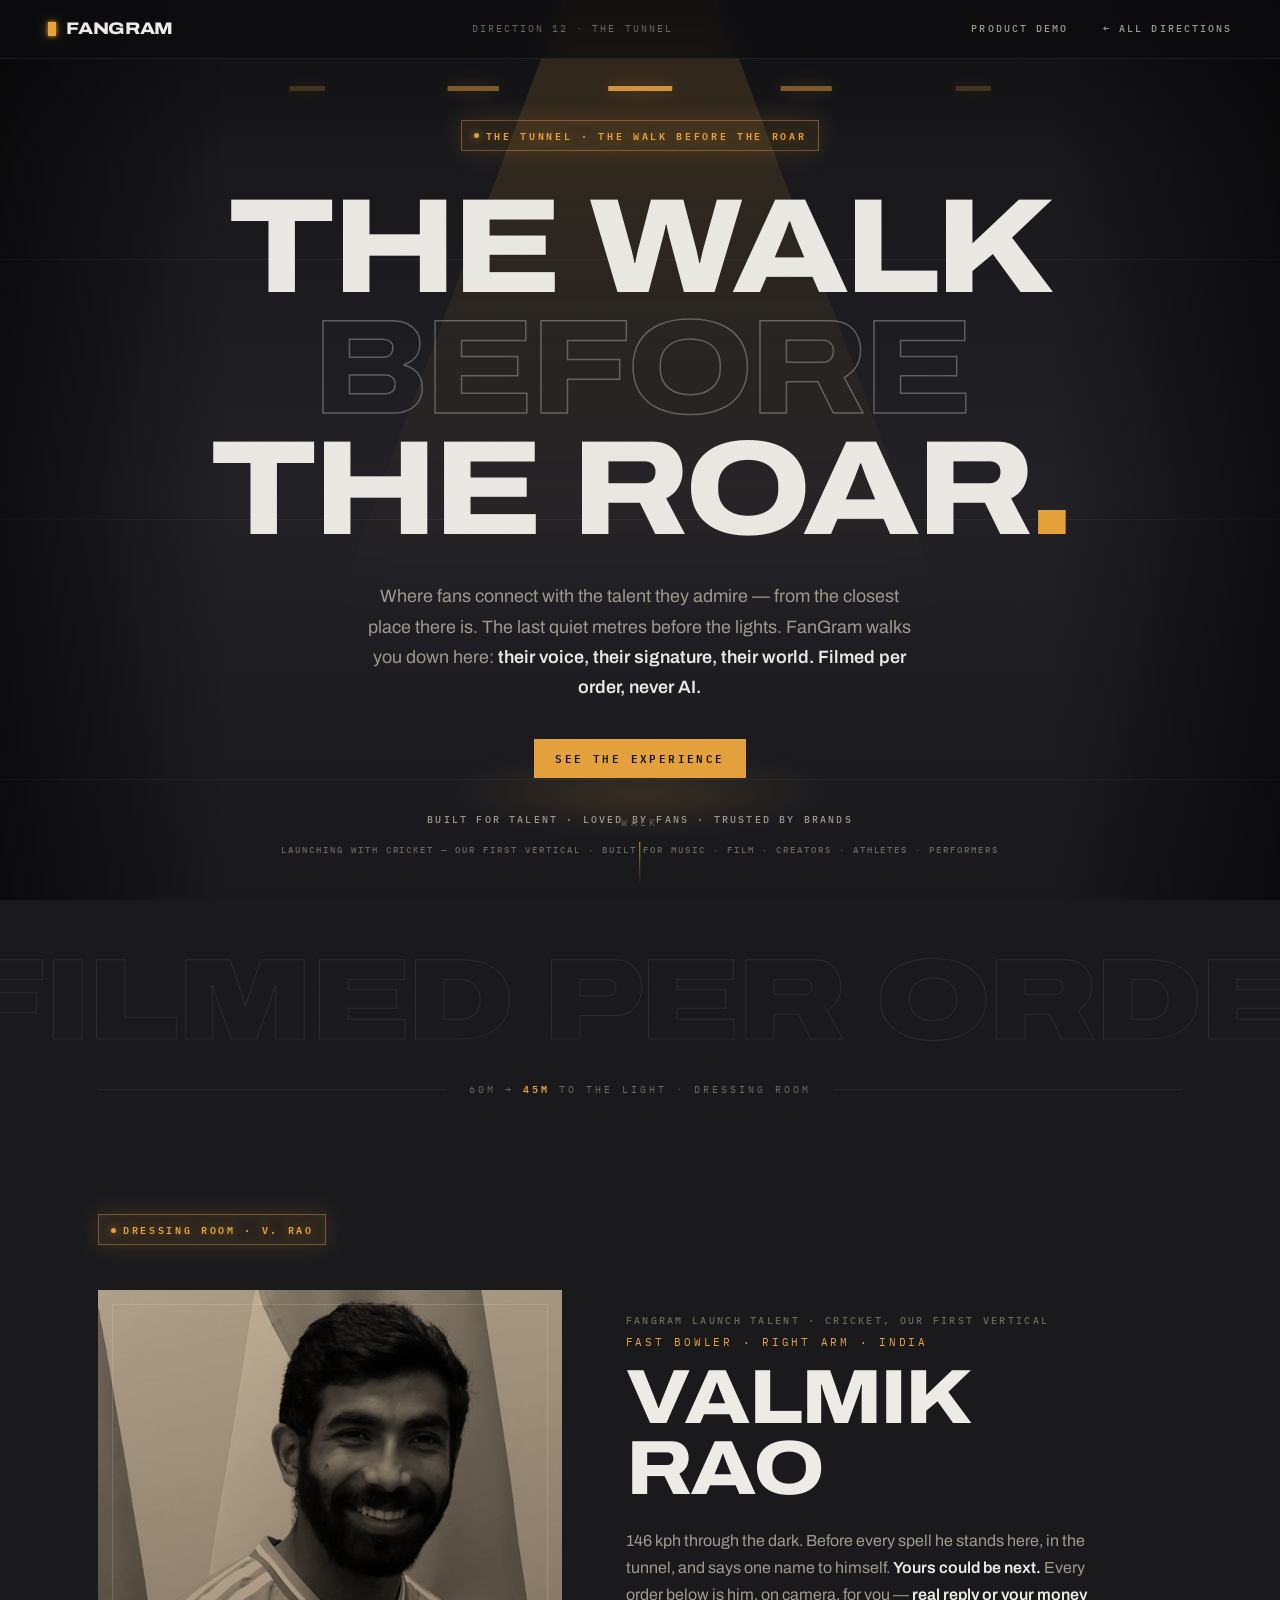
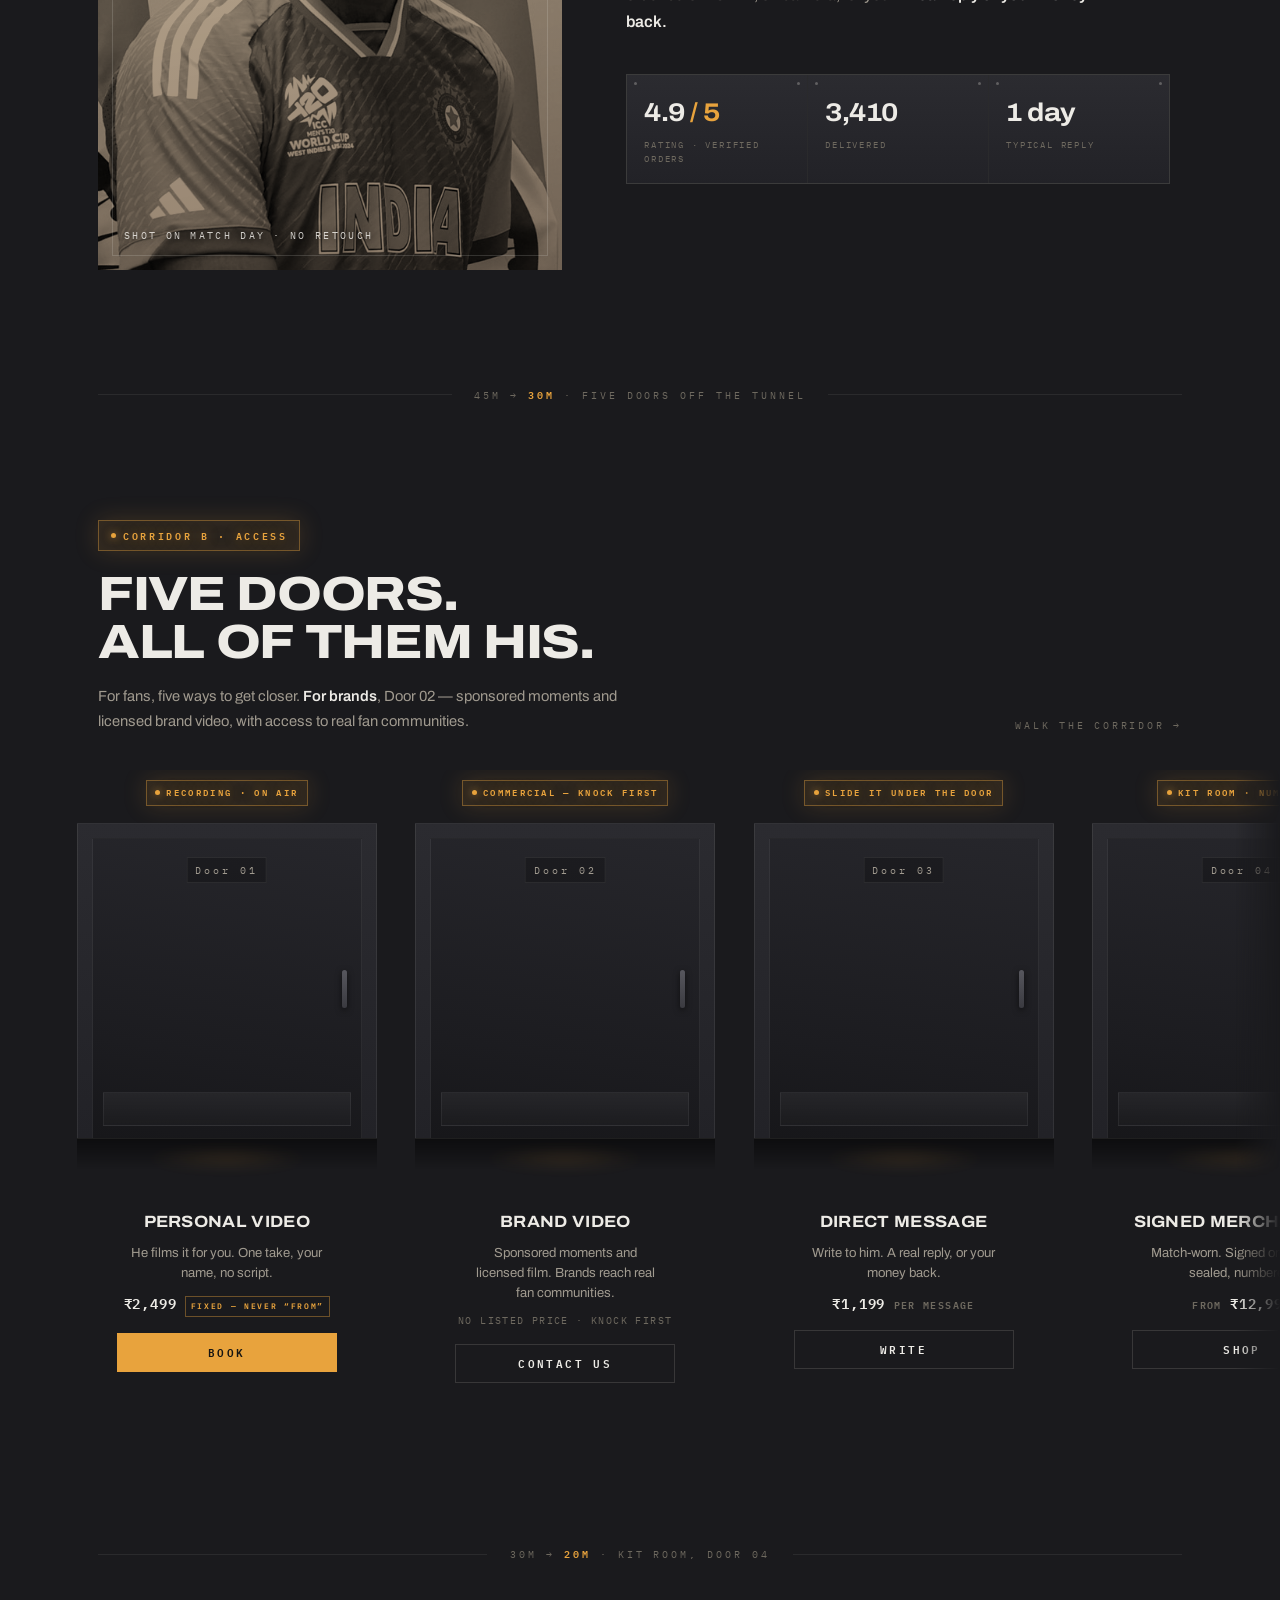
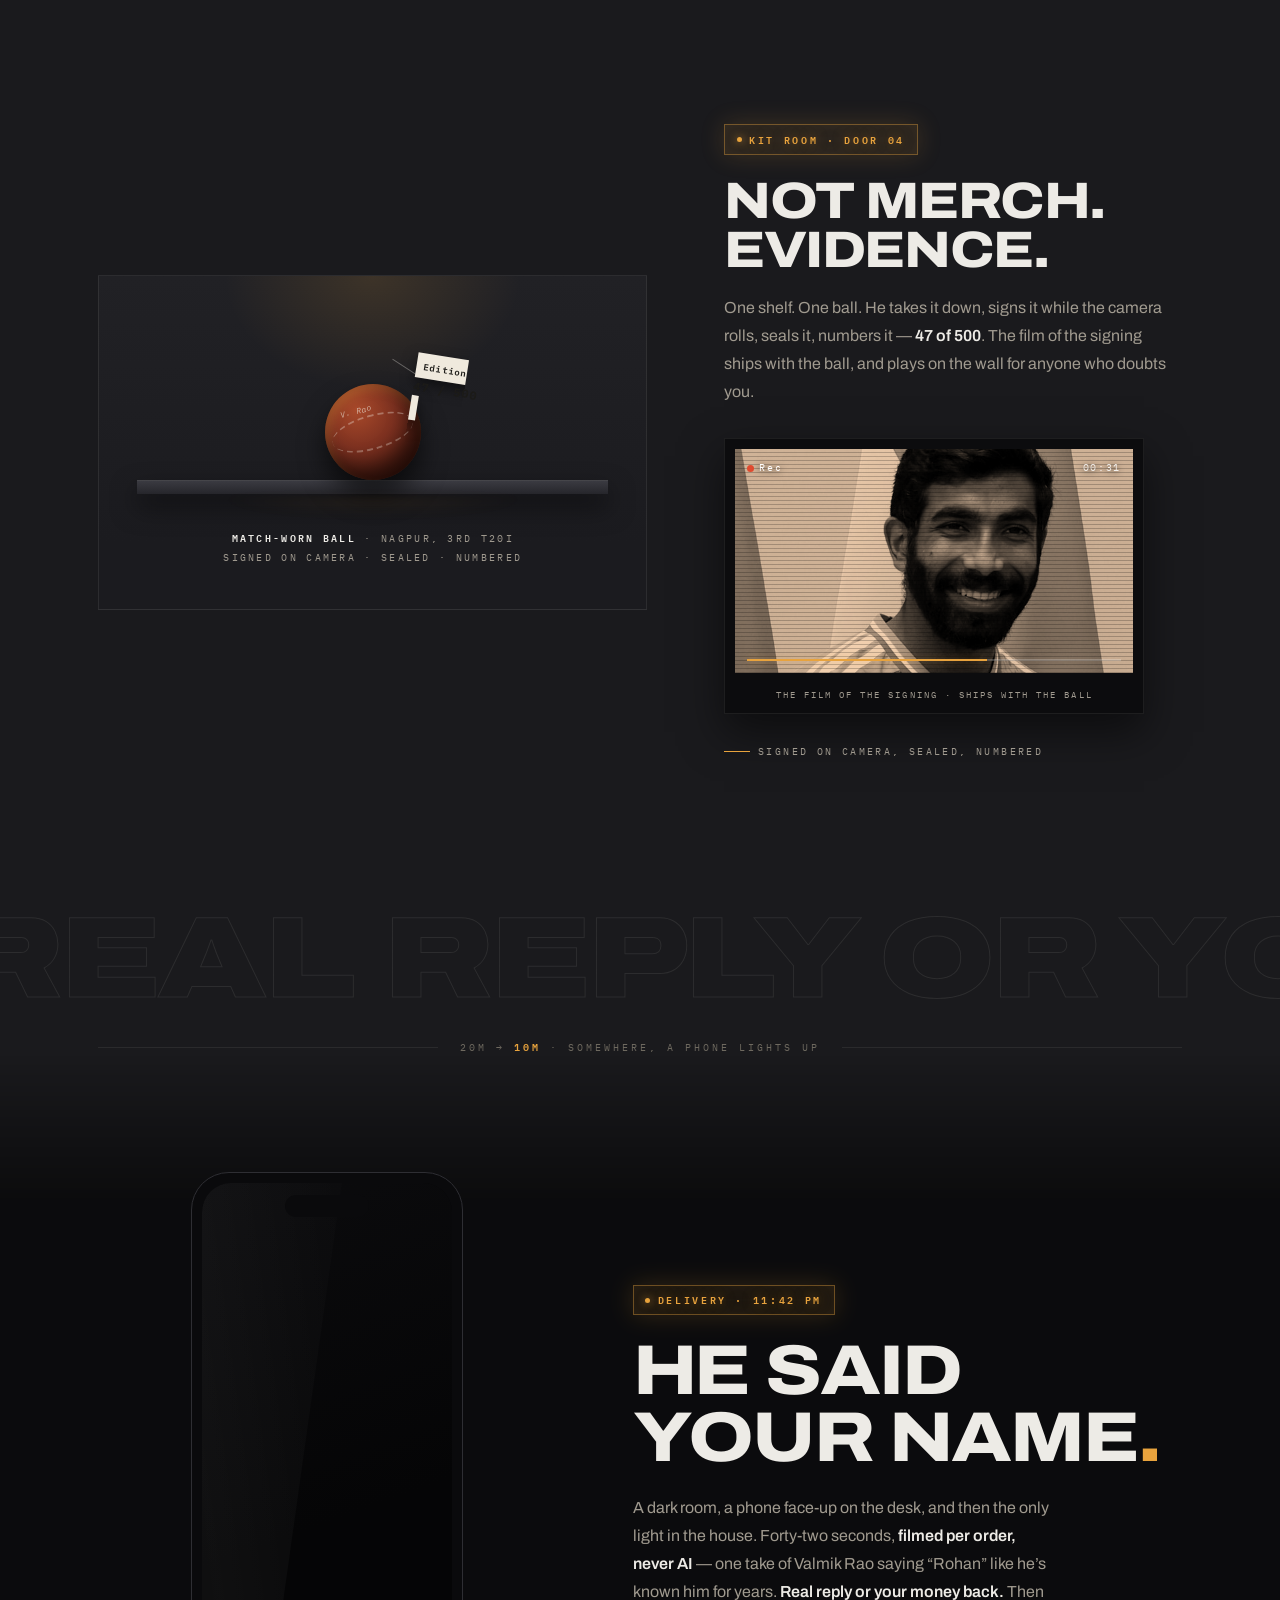
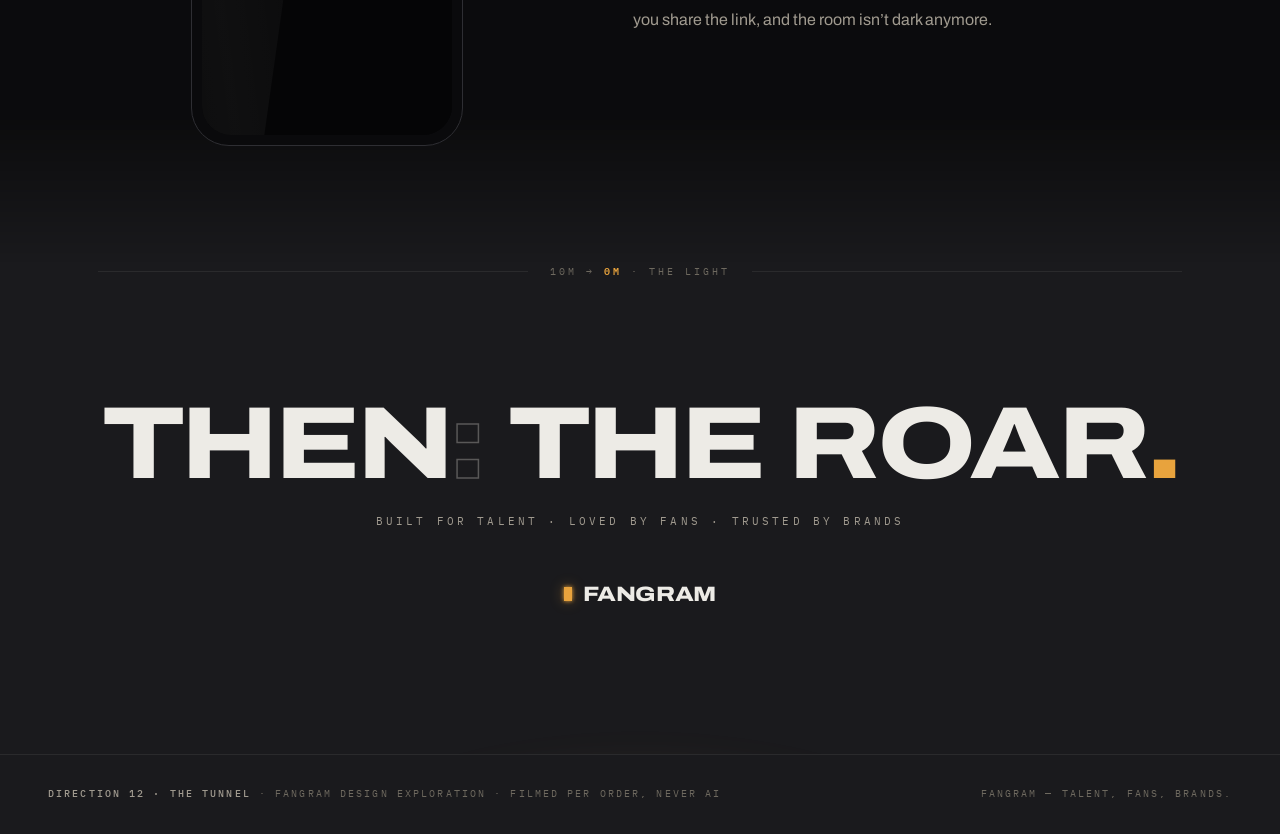
<file: tunnel.html>
<!DOCTYPE html>
<html lang="en">
<head>
<meta charset="UTF-8">
<meta http-equiv="Cache-Control" content="no-cache, no-store, must-revalidate"><meta http-equiv="Pragma" content="no-cache"><meta http-equiv="Expires" content="0">
<meta name="viewport" content="width=device-width, initial-scale=1.0">
<title>Direction 12 · The Tunnel — FanGram</title>
<meta name="description" content="FanGram brand direction 12 — The Tunnel. The walk before the roar.">
<link rel="preconnect" href="https://fonts.googleapis.com">
<link rel="preconnect" href="https://fonts.gstatic.com" crossorigin>
<link href="https://fonts.googleapis.com/css2?family=Archivo:ital,wdth,wght@0,62..125,100..900;1,62..125,100..900&family=IBM+Plex+Mono:ital,wght@0,400;0,500;0,600;1,400&display=swap" rel="stylesheet">
<style>
/* ————————————————————————— DIRECTION 12 · THE TUNNEL ————————————————————————— */
:root{
  --tar:#101013;          /* deepest black-grey */
  --wall:#1A1A1D;         /* base concrete */
  --wall-2:#222227;
  --wall-3:#2B2B30;       /* lifted concrete */
  --seam:rgba(255,255,255,.045);
  --hair:rgba(236,233,226,.14);
  --hair-soft:rgba(236,233,226,.08);
  --ink:#EDEBE6;          /* warm white */
  --dim:#A09A8F;
  --faint:#6E695F;
  --sodium:#E8A33D;       /* the only warmth */
  --sodium-deep:#B7772A;
  --sodium-40:rgba(232,163,61,.4);
  --sodium-18:rgba(232,163,61,.18);
  --sodium-08:rgba(232,163,61,.08);
  --grot:'Archivo','Helvetica Neue',Helvetica,sans-serif;
  --mono:'IBM Plex Mono',ui-monospace,'SF Mono',monospace;
}
*{margin:0;padding:0;box-sizing:border-box}
html{scroll-behavior:smooth}
body{
  background:var(--wall);
  color:var(--ink);
  font-family:var(--grot);
  font-size:16px;line-height:1.55;
  font-variation-settings:'wdth' 100;
  -webkit-font-smoothing:antialiased;
  overflow-x:hidden;
}
::selection{background:var(--sodium);color:#141416}
img{max-width:100%;display:block}
a{color:inherit}
:focus-visible{outline:2px solid var(--sodium);outline-offset:3px}

/* concrete: seams + grain, fixed over everything */
.walls{
  position:fixed;inset:0;z-index:0;pointer-events:none;
  background:
    repeating-linear-gradient(180deg, transparent 0 259px, var(--seam) 259px 260px),
    linear-gradient(180deg, var(--tar) 0%, var(--wall) 18%, var(--wall-2) 55%, var(--wall) 100%);
}
.walls::after{ /* side darkness — you are inside */
  content:"";position:absolute;inset:0;
  background:linear-gradient(90deg, rgba(0,0,0,.55), transparent 18%, transparent 82%, rgba(0,0,0,.55));
}
.grain{
  position:fixed;inset:0;z-index:70;pointer-events:none;opacity:.55;
  background-image:url("data:image/svg+xml,%3Csvg xmlns='http://www.w3.org/2000/svg' width='240' height='240'%3E%3Cfilter id='n'%3E%3CfeTurbulence type='fractalNoise' baseFrequency='0.85' numOctaves='2' stitchTiles='stitch'/%3E%3CfeColorMatrix type='matrix' values='0 0 0 0 0 0 0 0 0 0 0 0 0 0 0 0 0 0 0.05 0'/%3E%3C/filter%3E%3Crect width='240' height='240' filter='url(%23n)'/%3E%3C/svg%3E");
}
main{position:relative;z-index:1}

/* ————— type utilities ————— */
.mono{font-family:var(--mono);font-weight:500;letter-spacing:.22em;text-transform:uppercase}
.k{font-size:.66rem;color:var(--dim)}
.kf{font-size:.66rem;color:var(--faint)}

/* ————— the lit sign — recurring artifact ————— */
.sign{
  display:inline-flex;align-items:center;gap:.7em;
  font-family:var(--mono);font-size:.64rem;font-weight:600;
  letter-spacing:.26em;text-transform:uppercase;
  color:var(--sodium);
  border:1px solid var(--sodium-40);
  background:var(--sodium-08);
  padding:.66em 1.15em .6em;
  box-shadow:0 0 24px var(--sodium-18), inset 0 0 16px rgba(232,163,61,.06);
  text-shadow:0 0 12px rgba(232,163,61,.55);
  white-space:nowrap;
}
.sign i{font-style:normal;width:5px;height:5px;border-radius:50%;background:var(--sodium);
  box-shadow:0 0 8px var(--sodium);flex:0 0 auto}
.flick{animation:flick 7s steps(1) infinite}
@keyframes flick{
  0%,92.4%,93.2%,94.4%,100%{opacity:1}
  92.6%{opacity:.35} 93.4%{opacity:.6} 94%{opacity:.25}
}

/* ————— buttons ————— */
.btn{
  display:inline-block;font-family:var(--mono);font-size:.68rem;font-weight:600;
  letter-spacing:.22em;text-transform:uppercase;text-decoration:none;
  padding:.95em 1.9em .9em;border:1px solid var(--hair);
  color:var(--ink);background:transparent;cursor:pointer;
  transition:border-color .25s,color .25s,box-shadow .25s,background .25s;
}
.btn:hover{border-color:var(--sodium);color:var(--sodium);box-shadow:0 0 20px var(--sodium-18)}
.btn-solid{background:var(--sodium);border-color:var(--sodium);color:#161512}
.btn-solid:hover{background:#f0b355;color:#161512;box-shadow:0 0 28px var(--sodium-40)}

/* ————— nav ————— */
nav{
  position:fixed;top:0;left:0;right:0;z-index:80;
  display:flex;align-items:center;justify-content:space-between;
  padding:1rem clamp(1.2rem,4vw,3rem);
  background:rgba(14,14,16,.7);backdrop-filter:blur(12px);-webkit-backdrop-filter:blur(12px);
  border-bottom:1px solid var(--hair-soft);
}
.wordmark{
  display:inline-flex;align-items:center;gap:.65rem;text-decoration:none;
  font-weight:800;font-size:1.05rem;letter-spacing:-.02em;
  font-variation-settings:'wdth' 122;text-transform:uppercase;color:var(--ink);
}
.wordmark b{ /* the lit tick */
  width:8px;height:14px;background:var(--sodium);display:inline-block;
  box-shadow:0 0 14px var(--sodium-40), 0 0 4px var(--sodium);
}
.navlinks{display:flex;align-items:center;gap:clamp(1rem,3vw,2.2rem)}
.navlinks .k a, a.backlink{
  font-family:var(--mono);font-size:.64rem;font-weight:500;letter-spacing:.2em;
  text-transform:uppercase;color:var(--dim);text-decoration:none;transition:color .2s;
}
a.backlink:hover{color:var(--sodium)}
.nav-tag{font-family:var(--mono);font-size:.64rem;letter-spacing:.2em;color:var(--faint);text-transform:uppercase}
@media(max-width:640px){.nav-tag{display:none}}

/* ————— layout primitives ————— */
.wrap{max-width:1180px;margin:0 auto;padding:0 clamp(1.2rem,4.5vw,3rem)}
section{position:relative;padding:clamp(90px,13vh,150px) 0}

/* distance marker — the walk */
.marker{display:flex;align-items:center;gap:1.4rem;margin:0 auto;max-width:1180px;
  padding:0 clamp(1.2rem,4.5vw,3rem)}
.marker::before,.marker::after{content:"";height:1px;background:var(--hair-soft);flex:1}
.marker span{font-family:var(--mono);font-size:.62rem;letter-spacing:.3em;color:var(--faint);
  text-transform:uppercase;white-space:nowrap}
.marker b{color:var(--sodium);font-weight:600}

/* stencil painted on the wall */
.stencil{
  overflow:hidden;white-space:nowrap;pointer-events:none;user-select:none;
  font-weight:900;font-variation-settings:'wdth' 125;text-transform:uppercase;
  font-size:clamp(3.2rem,9vw,7.5rem);letter-spacing:-.02em;line-height:1;
  color:transparent;-webkit-text-stroke:1px rgba(236,233,226,.09);
  padding:.2em 0;margin-left:-.4em;
}

/* ————— reveals ————— */
.rv{opacity:0;transform:translateY(26px);transition:opacity .9s ease,transform .9s cubic-bezier(.2,.65,.25,1)}
.rv.in{opacity:1;transform:none}
.rv2{transition-delay:.12s}.rv3{transition-delay:.24s}.rv4{transition-delay:.36s}

/* ═══════════ HERO ═══════════ */
.hero{min-height:100svh;display:flex;flex-direction:column;justify-content:center;
  padding-top:120px;padding-bottom:60px}
/* ceiling lights receding */
.ceil{position:absolute;top:86px;left:50%;transform:translateX(-50%);
  display:flex;gap:clamp(2rem,8vw,7rem);align-items:center}
.ceil i{display:block;width:clamp(28px,6vw,64px);height:5px;background:var(--sodium);
  box-shadow:0 0 18px var(--sodium-40),0 0 46px var(--sodium-18);opacity:.9}
.ceil i:nth-child(1),.ceil i:nth-child(5){opacity:.22;transform:scaleX(.55)}
.ceil i:nth-child(2),.ceil i:nth-child(4){opacity:.5;transform:scaleX(.8)}
.ceil i:nth-child(3){animation:flick 9s steps(1) infinite}
/* light shaft + floor pool */
.shaft{position:absolute;top:0;left:50%;transform:translateX(-50%);width:min(640px,86vw);height:72vh;
  background:linear-gradient(180deg,rgba(232,163,61,.16),rgba(232,163,61,.05) 55%,transparent);
  clip-path:polygon(38% 0,62% 0,100% 100%,0 100%);filter:blur(26px);pointer-events:none}
.pool{position:absolute;bottom:8vh;left:50%;transform:translateX(-50%);width:min(560px,80vw);height:110px;
  background:radial-gradient(50% 50% at 50% 50%,rgba(232,163,61,.16),transparent 70%);
  filter:blur(10px);pointer-events:none}
.hero .wrap{position:relative;text-align:center}
.hero .sign{margin-bottom:clamp(2rem,4vh,3rem)}
h1{
  font-size:clamp(3.2rem,10.5vw,8.6rem);font-weight:800;line-height:.9;
  letter-spacing:-.035em;text-transform:uppercase;font-variation-settings:'wdth' 118;
}
h1 .ghost{color:transparent;-webkit-text-stroke:1.5px rgba(236,233,226,.32)}
h1 .dot{color:var(--sodium)}
.hero p.lede{
  max-width:34rem;margin:clamp(1.6rem,3.5vh,2.6rem) auto 0;
  color:var(--dim);font-size:clamp(1rem,1.4vw,1.12rem);line-height:1.7;font-weight:400;
}
.hero p.lede strong{color:var(--ink);font-weight:600}
.walkcue{position:absolute;bottom:4vh;left:50%;transform:translateX(-50%);
  font-family:var(--mono);font-size:.62rem;letter-spacing:.34em;color:var(--faint);
  text-transform:uppercase;display:flex;flex-direction:column;align-items:center;gap:.7rem}
.walkcue::after{content:"";width:1px;height:42px;background:linear-gradient(180deg,var(--sodium),transparent);
  animation:drip 2.6s ease-in-out infinite}
@keyframes drip{0%{transform:scaleY(.2);transform-origin:top}55%{transform:scaleY(1)}100%{opacity:0;transform:scaleY(1)}}

/* ═══════════ TALENT PAGE ═══════════ */
.talent-grid{display:grid;grid-template-columns:minmax(0,5fr) minmax(0,6fr);gap:clamp(2rem,5vw,4.5rem);
  align-items:start;margin-top:clamp(2.5rem,5vh,4rem)}
@media(max-width:900px){.talent-grid{grid-template-columns:1fr}}
/* documentary duotone */
.duo{position:relative;overflow:hidden;background:#0d0d0f}
.duo img{width:100%;height:100%;object-fit:cover;
  filter:grayscale(1) contrast(1.14) brightness(.82)}
.duo::before{content:"";position:absolute;inset:0;background:#221204;mix-blend-mode:lighten}
.duo::after{content:"";position:absolute;inset:0;
  background:linear-gradient(168deg,rgba(232,163,61,.32),rgba(97,56,14,.52));mix-blend-mode:multiply}
.portrait{aspect-ratio:4/5}
.portrait-frame{position:relative}
.portrait-frame::after{content:"";position:absolute;inset:14px;border:1px solid rgba(236,233,226,.16);
  pointer-events:none;z-index:3}
.shot-tag{position:absolute;left:26px;bottom:26px;z-index:4;
  font-family:var(--mono);font-size:.6rem;letter-spacing:.24em;text-transform:uppercase;
  color:rgba(237,235,230,.85);text-shadow:0 1px 8px rgba(0,0,0,.8)}
.talent-copy .role{font-family:var(--mono);font-size:.66rem;letter-spacing:.26em;
  text-transform:uppercase;color:var(--sodium);margin:1.6rem 0 .8rem}
.talent-copy h2{
  font-size:clamp(2.7rem,6vw,4.8rem);font-weight:800;line-height:.92;
  letter-spacing:-.03em;text-transform:uppercase;font-variation-settings:'wdth' 116;
}
.talent-copy .bio{color:var(--dim);max-width:30rem;margin-top:1.4rem;line-height:1.7}
.talent-copy .bio em{color:var(--ink);font-style:normal;font-weight:600}
/* trust strip — riveted plates */
.trust{display:grid;grid-template-columns:repeat(3,1fr);gap:1px;background:var(--hair-soft);
  border:1px solid var(--hair-soft);margin-top:2.4rem;max-width:34rem}
.plate{background:linear-gradient(180deg,var(--wall-3),var(--wall-2));padding:1.15rem 1.1rem 1.05rem;position:relative}
.plate::before,.plate::after{content:"";position:absolute;width:3px;height:3px;border-radius:50%;
  background:rgba(236,233,226,.28);top:7px}
.plate::before{left:7px}.plate::after{right:7px}
.plate strong{display:block;font-size:clamp(1.25rem,2.2vw,1.6rem);font-weight:700;
  letter-spacing:-.02em;font-variation-settings:'wdth' 112}
.plate strong i{font-style:normal;color:var(--sodium)}
.plate span{display:block;font-family:var(--mono);font-size:.56rem;letter-spacing:.2em;
  text-transform:uppercase;color:var(--faint);margin-top:.35rem}
@media(max-width:520px){.trust{grid-template-columns:1fr 1fr}.trust .plate:last-child{grid-column:1/-1}}

/* ═══════════ THE DOORS — offerings ═══════════ */
.doors-head{display:flex;align-items:flex-end;justify-content:space-between;gap:2rem;flex-wrap:wrap}
.doors-head h3{font-size:clamp(1.9rem,4vw,3rem);font-weight:800;letter-spacing:-.028em;
  text-transform:uppercase;font-variation-settings:'wdth' 116;line-height:1}
.drag-hint{font-family:var(--mono);font-size:.62rem;letter-spacing:.28em;color:var(--faint);text-transform:uppercase}
.doors-wrap{margin-top:clamp(2.2rem,4vh,3.4rem);
  -webkit-mask-image:linear-gradient(90deg,transparent,#000 3.5%,#000 96.5%,transparent);
  mask-image:linear-gradient(90deg,transparent,#000 3.5%,#000 96.5%,transparent)}
.doors{
  display:flex;gap:clamp(1.4rem,3vw,2.4rem);overflow-x:auto;
  scroll-snap-type:x proximity;
  padding:10px max(6vw,1.6rem) 46px;
  scrollbar-width:thin;scrollbar-color:var(--sodium-40) transparent;
}
.doors::-webkit-scrollbar{height:5px}
.doors::-webkit-scrollbar-track{background:rgba(255,255,255,.04)}
.doors::-webkit-scrollbar-thumb{background:var(--sodium-deep)}
.doorcard{flex:0 0 auto;width:min(300px,78vw);scroll-snap-align:center;
  display:flex;flex-direction:column;align-items:center;text-align:center}
.doorcard .sign{font-size:.56rem;padding:.6em .95em .55em;margin-bottom:1.1rem}
/* the doorway */
.doorway{position:relative;width:100%;padding:14px 14px 0;
  background:linear-gradient(180deg,var(--wall-3),var(--wall-2));
  border:1px solid var(--hair-soft);border-bottom:none}
.door{
  position:relative;height:300px;
  background:linear-gradient(188deg,#26262b,#1c1c20 70%,#17171a);
  border:1px solid rgba(255,255,255,.07);border-bottom:none;
  transition:transform .45s cubic-bezier(.2,.65,.25,1);
  transform-origin:left center;
}
.door .plate-no{position:absolute;top:18px;left:50%;transform:translateX(-50%);
  font-family:var(--mono);font-size:.62rem;letter-spacing:.3em;color:var(--dim);
  border:1px solid var(--hair-soft);padding:.45em .8em .4em;background:rgba(0,0,0,.25)}
.door .handle{position:absolute;right:14px;top:50%;transform:translateY(-50%);
  width:5px;height:38px;background:linear-gradient(180deg,#57575e,#3a3a40);border-radius:3px;
  box-shadow:0 2px 6px rgba(0,0,0,.6)}
.door .kick{position:absolute;left:10px;right:10px;bottom:12px;height:34px;
  background:linear-gradient(180deg,rgba(255,255,255,.05),rgba(255,255,255,.015));
  border:1px solid rgba(255,255,255,.06)}
.door .crack{position:absolute;top:0;bottom:0;left:-1px;width:2px;
  background:linear-gradient(180deg,var(--sodium),var(--sodium-deep));
  box-shadow:0 0 16px var(--sodium-40),0 0 34px var(--sodium-18);
  opacity:0;transition:opacity .45s}
.doorcard:hover .door,.doorcard:focus-within .door{transform:perspective(900px) rotateY(7deg)}
.doorcard:hover .crack,.doorcard:focus-within .crack{opacity:1}
.doorfloor{width:100%;height:52px;position:relative;
  background:linear-gradient(180deg,rgba(0,0,0,.5),transparent 60%)}
.doorfloor::before{content:"";position:absolute;top:0;left:0;right:0;height:1px;background:var(--hair-soft)}
.doorfloor::after{content:"";position:absolute;top:4px;left:50%;transform:translateX(-50%);
  width:78%;height:34px;background:radial-gradient(50% 50% at 50% 50%,var(--sodium-18),transparent 70%);
  filter:blur(6px);opacity:.7;transition:opacity .45s}
.doorcard:hover .doorfloor::after,.doorcard:focus-within .doorfloor::after{opacity:1.4}
/* offer text under door */
.offer{margin-top:1.15rem;display:flex;flex-direction:column;align-items:center;gap:.55rem;width:100%}
.offer h4{font-size:1.02rem;font-weight:700;letter-spacing:.02em;text-transform:uppercase;
  font-variation-settings:'wdth' 110}
.offer .line{font-size:.82rem;color:var(--dim);line-height:1.55;max-width:24ch;min-height:2.6em}
.price{font-family:var(--mono);font-size:.86rem;font-weight:600;letter-spacing:.06em;color:var(--ink);
  display:flex;align-items:baseline;gap:.6em;min-height:1.5em}
.price .per{font-size:.62rem;color:var(--faint);letter-spacing:.14em;text-transform:uppercase}
.price .from{font-size:.62rem;color:var(--faint);letter-spacing:.14em;text-transform:uppercase}
.price-tag{font-family:var(--mono);font-size:.52rem;font-weight:600;letter-spacing:.2em;
  color:var(--sodium);border:1px solid var(--sodium-40);padding:.35em .6em .3em;text-transform:uppercase}
.price-none{font-family:var(--mono);font-size:.62rem;letter-spacing:.14em;color:var(--faint);
  text-transform:uppercase;min-height:1.5em;display:flex;align-items:center}
.offer .btn{margin-top:.45rem;width:100%;max-width:220px}

/* ═══════════ KIT ROOM — order moment ═══════════ */
.kit-grid{display:grid;grid-template-columns:minmax(0,6fr) minmax(0,5fr);gap:clamp(2.5rem,6vw,5rem);
  align-items:center;margin-top:clamp(2.5rem,5vh,4rem)}
@media(max-width:900px){.kit-grid{grid-template-columns:1fr}}
/* the shelf scene */
.shelf-scene{position:relative;padding:3.4rem 2.4rem 2.6rem;
  background:linear-gradient(180deg,#212125,#1b1b1f 80%);
  border:1px solid var(--hair-soft);overflow:hidden}
.shelf-scene::before{content:"";position:absolute;top:0;left:20%;right:20%;height:150px;
  background:radial-gradient(60% 100% at 50% 0,rgba(232,163,61,.14),transparent 75%);pointer-events:none}
.shelf{position:relative;margin-top:150px;height:14px;
  background:linear-gradient(180deg,#3a3a41,#26262b);
  box-shadow:0 12px 26px rgba(0,0,0,.55);border-top:1px solid rgba(255,255,255,.14)}
.shelf::after{content:"";position:absolute;left:6%;right:6%;top:16px;height:26px;
  background:radial-gradient(50% 100% at 50% 0,var(--sodium-08),transparent 75%);filter:blur(4px)}
/* the ball */
.ballwrap{position:absolute;left:50%;bottom:14px;transform:translateX(-50%);width:96px}
.ball{position:relative;width:96px;height:96px;border-radius:50%;
  background:radial-gradient(circle at 33% 27%,#a8492a 0%,#7d3120 40%,#4b1a10 78%,#2e0f08 100%);
  box-shadow:inset -10px -12px 20px rgba(0,0,0,.55),inset 4px 6px 10px rgba(232,163,61,.25),
    0 16px 26px rgba(0,0,0,.6)}
.ball .seamline{position:absolute;left:7%;right:7%;top:50%;height:36%;
  transform:translateY(-50%) rotate(-16deg);border-radius:50%;
  border-top:2px dashed rgba(240,235,225,.34);border-bottom:2px dashed rgba(240,235,225,.3)}
.ball .sig{position:absolute;left:16%;top:22%;font-family:var(--mono);font-size:.5rem;
  color:rgba(240,235,225,.7);transform:rotate(-14deg);letter-spacing:.04em;font-style:italic}
/* edition tag on string */
.edition{position:absolute;left:calc(50% + 40px);bottom:70px;transform:rotate(9deg)}
.edition::before{content:"";position:absolute;left:-26px;top:16px;width:28px;height:1px;
  background:rgba(236,233,226,.35);transform:rotate(24deg)}
.edition .tag{background:#efe9dd;color:#1c1b18;padding:.55em .8em .5em;
  font-family:var(--mono);font-size:.56rem;font-weight:600;letter-spacing:.14em;
  box-shadow:0 6px 14px rgba(0,0,0,.5)}
.edition .tag b{display:block;font-size:.72rem;letter-spacing:.1em}
/* label plate under shelf */
.shelf-label{margin-top:2.1rem;text-align:center;font-family:var(--mono);font-size:.6rem;
  letter-spacing:.24em;text-transform:uppercase;color:var(--dim);line-height:2}
.shelf-label b{color:var(--ink);font-weight:600}
/* wall monitor */
.monitor{border:1px solid var(--hair-soft);background:#0c0c0e;padding:10px;
  box-shadow:0 18px 40px rgba(0,0,0,.5)}
.mon-screen{position:relative;aspect-ratio:16/9;overflow:hidden}
.mon-screen .duo-img{width:100%;height:100%;object-fit:cover;object-position:50% 18%;
  filter:grayscale(1) contrast(1.15) brightness(.75) sepia(.5) hue-rotate(-12deg) saturate(1.6)}
.mon-screen .scan{position:absolute;inset:0;
  background:repeating-linear-gradient(180deg,transparent 0 3px,rgba(0,0,0,.22) 3px 4px);pointer-events:none}
.mon-rec{position:absolute;top:12px;left:12px;display:flex;align-items:center;gap:.5em;
  font-family:var(--mono);font-size:.6rem;letter-spacing:.22em;color:#fff;text-shadow:0 1px 6px rgba(0,0,0,.8)}
.mon-rec i{width:7px;height:7px;border-radius:50%;background:#e04b2f;animation:blink 1.4s steps(1) infinite}
@keyframes blink{50%{opacity:.15}}
.mon-tc{position:absolute;top:12px;right:12px;font-family:var(--mono);font-size:.6rem;
  letter-spacing:.18em;color:rgba(255,255,255,.85);text-shadow:0 1px 6px rgba(0,0,0,.8)}
.mon-bar{position:absolute;left:12px;right:12px;bottom:12px;height:2px;background:rgba(255,255,255,.22)}
.mon-bar i{display:block;width:64%;height:100%;background:var(--sodium);box-shadow:0 0 8px var(--sodium-40)}
.mon-caption{margin-top:.9rem;font-family:var(--mono);font-size:.58rem;letter-spacing:.22em;
  text-transform:uppercase;color:var(--faint);text-align:center;line-height:1.9}
.kit-copy h3{font-size:clamp(2rem,4.4vw,3.2rem);font-weight:800;letter-spacing:-.028em;
  text-transform:uppercase;font-variation-settings:'wdth' 116;line-height:.95;margin:1.4rem 0 1.2rem}
.kit-copy p{color:var(--dim);max-width:28rem;line-height:1.75}
.kit-copy p em{color:var(--ink);font-style:normal;font-weight:600}
.kit-copy .monitor{margin-top:2rem;max-width:420px}
.guarantee{display:inline-flex;align-items:center;gap:.8em;margin-top:1.8rem;
  font-family:var(--mono);font-size:.62rem;letter-spacing:.24em;text-transform:uppercase;color:var(--sodium)}
.guarantee::before{content:"";width:26px;height:1px;background:var(--sodium)}

/* ═══════════ IT LANDS — the phone ═══════════ */
.lands{background:linear-gradient(180deg,transparent,rgba(0,0,0,.55) 18%,rgba(0,0,0,.55) 82%,transparent)}
.lands-grid{display:grid;grid-template-columns:minmax(0,5fr) minmax(0,6fr);gap:clamp(2.5rem,6vw,5rem);
  align-items:center}
@media(max-width:900px){.lands-grid{grid-template-columns:1fr;justify-items:center}
  .lands-copy{text-align:center}.lands-copy .guarantee{justify-content:center}}
.phone{position:relative;width:min(272px,80vw);aspect-ratio:9/19;border-radius:38px;
  background:#0a0a0c;border:1px solid #2e2e33;padding:10px;
  transition:box-shadow 1.1s ease;margin:0 auto}
.phone::before{content:"";position:absolute;top:22px;left:50%;transform:translateX(-50%);
  width:84px;height:22px;border-radius:12px;background:#0a0a0c;z-index:5}
.phone .screen{position:relative;width:100%;height:100%;border-radius:29px;overflow:hidden;background:#050506}
.scr{position:absolute;inset:0;transition:opacity 1.1s ease}
.scr-off{background:linear-gradient(160deg,#0b0b0d,#050506 60%);opacity:1}
.scr-off::after{content:"";position:absolute;top:-30%;left:-40%;width:80%;height:160%;
  background:linear-gradient(75deg,transparent,rgba(255,255,255,.045),transparent);transform:rotate(8deg)}
.scr-on{opacity:0;display:flex;flex-direction:column}
.scr-on .still{position:relative;flex:1;overflow:hidden}
.scr-on .still img{width:100%;height:100%;object-fit:cover;object-position:50% 12%;
  filter:grayscale(1) contrast(1.1) brightness(.8) sepia(.55) hue-rotate(-14deg) saturate(1.7)}
.scr-on .still::after{content:"";position:absolute;inset:0;
  background:linear-gradient(180deg,rgba(5,5,6,.35),transparent 30%,transparent 55%,rgba(5,5,6,.92))}
.playring{position:absolute;top:44%;left:50%;transform:translate(-50%,-50%);
  width:54px;height:54px;border-radius:50%;border:1px solid rgba(237,235,230,.75);
  display:flex;align-items:center;justify-content:center;background:rgba(5,5,6,.35);z-index:2}
.playring::after{content:"";border-style:solid;border-width:8px 0 8px 13px;
  border-color:transparent transparent transparent var(--ink);margin-left:3px}
.scr-meta{position:relative;z-index:2;padding:0 1.3rem 1.2rem;margin-top:auto}
.scr-meta .to{font-family:var(--mono);font-size:.56rem;letter-spacing:.26em;
  text-transform:uppercase;color:var(--sodium)}
.scr-meta h5{font-size:1.5rem;font-weight:800;letter-spacing:-.02em;line-height:1.05;
  font-variation-settings:'wdth' 112;margin:.4rem 0 .5rem}
.scr-meta .deet{font-family:var(--mono);font-size:.6rem;letter-spacing:.16em;color:var(--dim);text-transform:uppercase}
.scr-share{display:block;margin:.9rem 0 0;text-align:center;font-family:var(--mono);
  font-size:.6rem;font-weight:600;letter-spacing:.2em;text-transform:uppercase;text-decoration:none;
  color:#161512;background:var(--sodium);padding:.85em 0 .8em;border-radius:3px}
.phone.on{box-shadow:0 0 60px rgba(232,163,61,.22),0 0 160px rgba(232,163,61,.13),0 30px 60px rgba(0,0,0,.6)}
.phone.on .scr-off{opacity:0}
.phone.on .scr-on{opacity:1}
.lands-copy .said{font-size:clamp(2.4rem,5.5vw,4.4rem);font-weight:800;letter-spacing:-.03em;
  line-height:.95;text-transform:uppercase;font-variation-settings:'wdth' 116}
.lands-copy .said i{font-style:normal;color:var(--sodium)}
.lands-copy p{color:var(--dim);max-width:26rem;margin-top:1.4rem;line-height:1.75}
.lands-copy p em{color:var(--ink);font-style:normal;font-weight:600}

/* ═══════════ END OF TUNNEL ═══════════ */
.roar{text-align:center;padding-bottom:clamp(120px,16vh,200px);overflow:hidden}
.roar .glow{position:absolute;left:50%;bottom:-140px;transform:translateX(-50%);
  width:min(900px,120vw);height:340px;
  background:radial-gradient(50% 55% at 50% 100%,rgba(232,163,61,.34),rgba(232,163,61,.1) 55%,transparent 75%);
  filter:blur(18px);pointer-events:none}
.roar h3{font-size:clamp(2.8rem,8vw,6.4rem);font-weight:800;letter-spacing:-.033em;
  text-transform:uppercase;font-variation-settings:'wdth' 120;line-height:.92}
.roar h3 .ghost{color:transparent;-webkit-text-stroke:1.5px rgba(236,233,226,.3)}
.roar p{color:var(--dim);margin-top:1.4rem;font-family:var(--mono);font-size:.66rem;
  letter-spacing:.3em;text-transform:uppercase}
.roar .wordmark{margin-top:3rem;justify-content:center;font-size:1.3rem}

/* ————— footer ————— */
footer{position:relative;z-index:1;border-top:1px solid var(--hair-soft);
  padding:2rem clamp(1.2rem,4vw,3rem);display:flex;justify-content:space-between;gap:1.5rem;flex-wrap:wrap;
  font-family:var(--mono);font-size:.6rem;letter-spacing:.22em;text-transform:uppercase;color:var(--faint)}
footer b{color:var(--dim);font-weight:500}

/* ————— reduced motion ————— */
@media (prefers-reduced-motion: reduce){
  html{scroll-behavior:auto}
  *,*::before,*::after{animation:none !important;transition:none !important}
  .rv{opacity:1;transform:none}
  .phone .scr-off{opacity:0}.phone .scr-on{opacity:1}
  .phone{box-shadow:0 0 60px rgba(232,163,61,.22),0 30px 60px rgba(0,0,0,.6)}
}
</style>
</head>
<body>

<div class="walls" aria-hidden="true"></div>

<nav>
  <a class="wordmark" href="#top" aria-label="FanGram — top of page"><b></b>FanGram</a>
  <span class="nav-tag">Direction 12 · The Tunnel</span>
  <span class="navlinks">
    <a class="backlink fgwt-open" href="#demo">Product demo</a>
    <a class="backlink" href="index.html">&larr; All directions</a>
  </span>
</nav>

<main id="top">

  <!-- ═══════════ HERO · 60M ═══════════ -->
  <section class="hero">
    <div class="ceil" aria-hidden="true"><i></i><i></i><i></i><i></i><i></i></div>
    <div class="shaft" aria-hidden="true"></div>
    <div class="pool" aria-hidden="true"></div>
    <div class="wrap">
      <span class="sign flick rv in"><i></i>The tunnel · The walk before the roar</span>
      <h1 class="rv in">The walk<br><span class="ghost">before</span><br>the roar<span class="dot">.</span></h1>
      <p class="lede rv rv2 in">Where fans connect with the talent they admire — from the closest place there is.
      The last quiet metres before the lights. FanGram walks you down here:
      <strong>their voice, their signature, their world. Filmed per order, never AI.</strong></p>
      <p class="rv rv3 in" style="margin-top:clamp(1.8rem,4vh,2.6rem)"><a class="btn btn-solid fgwt-open" href="#demo">See the experience</a></p>
      <p class="mono rv rv3 in" style="margin-top:clamp(1.5rem,3.5vh,2.4rem);font-size:.62rem;color:var(--dim);line-height:2.2">Built for Talent&nbsp;·&nbsp;Loved by Fans&nbsp;·&nbsp;Trusted by Brands</p>
      <p class="mono rv rv4 in" style="margin-top:.55rem;font-size:.56rem;color:var(--faint);line-height:2.2">Launching with Cricket — our first vertical&nbsp;·&nbsp;built for Music · Film · Creators · Athletes · Performers</p>
    </div>
    <div class="walkcue" aria-hidden="true">Walk</div>
  </section>

  <div class="stencil rv" aria-hidden="true">Filmed per order — never AI —</div>
  <div class="marker rv"><span>60M &rarr; <b>45M</b> to the light · dressing room</span></div>

  <!-- ═══════════ TALENT PAGE · 45M ═══════════ -->
  <section aria-label="Talent page — Valmik Rao">
    <div class="wrap">
      <span class="sign rv"><i></i>Dressing room · V. Rao</span>
      <div class="talent-grid">
        <figure class="portrait-frame rv">
          <div class="duo portrait">
            <img src="assets/players/bumrah.jpg" alt="Valmik Rao, fast bowler, photographed in low tunnel light">
          </div>
          <figcaption class="shot-tag">Shot on match day · No retouch</figcaption>
        </figure>
        <div class="talent-copy">
          <p class="mono rv" style="font-size:.6rem;color:var(--faint);letter-spacing:.24em;margin:1.5rem 0 .3rem">FanGram launch talent · Cricket, our first vertical</p>
          <p class="role rv" style="margin-top:.2rem">Fast bowler · Right arm · India</p>
          <h2 class="rv">Valmik<br>Rao</h2>
          <p class="bio rv rv2">146 kph through the dark. Before every spell he stands here, in the tunnel,
          and says one name to himself. <em>Yours could be next.</em> Every order below is him, on camera,
          for you — <em>real reply or your money back.</em></p>
          <div class="trust rv rv3" role="list" aria-label="Trust record">
            <div class="plate" role="listitem"><strong>4.9<i>&nbsp;/ 5</i></strong><span>Rating · verified orders</span></div>
            <div class="plate" role="listitem"><strong>3,410</strong><span>Delivered</span></div>
            <div class="plate" role="listitem"><strong>1 day</strong><span>Typical reply</span></div>
          </div>
        </div>
      </div>
    </div>
  </section>

  <div class="marker rv"><span>45M &rarr; <b>30M</b> · five doors off the tunnel</span></div>

  <!-- ═══════════ THE DOORS · 30M ═══════════ -->
  <section aria-label="Offerings — five doors">
    <div class="wrap doors-head">
      <div>
        <span class="sign rv"><i></i>Corridor B · Access</span>
        <h3 class="rv" style="margin-top:1.2rem">Five doors.<br>All of them his.</h3>
        <p class="rv rv2" style="margin-top:1.1rem;color:var(--dim);max-width:33rem;font-size:.92rem;line-height:1.7">For fans, five ways to get closer. <em style="color:var(--ink);font-style:normal;font-weight:600">For brands</em>, Door 02 &mdash; sponsored moments and licensed brand video, with access to real fan communities.</p>
      </div>
      <p class="drag-hint rv rv2" aria-hidden="true">Walk the corridor &rarr;</p>
    </div>
    <div class="doors-wrap rv rv2">
      <div class="doors" tabindex="0" aria-label="Scroll the corridor of offerings">

        <!-- 01 personal video -->
        <article class="doorcard">
          <span class="sign flick"><i></i>Recording · On air</span>
          <div class="doorway"><div class="door">
            <span class="plate-no">Door 01</span><span class="crack"></span>
            <span class="handle"></span><span class="kick"></span>
          </div></div>
          <div class="doorfloor"></div>
          <div class="offer">
            <h4>Personal video</h4>
            <p class="line">He films it for you. One take, your name, no script.</p>
            <p class="price">&#8377;2,499 <span class="price-tag">Fixed — never &ldquo;from&rdquo;</span></p>
            <a class="btn btn-solid" href="#book">Book</a>
          </div>
        </article>

        <!-- 02 brand video -->
        <article class="doorcard">
          <span class="sign"><i></i>Commercial — knock first</span>
          <div class="doorway"><div class="door">
            <span class="plate-no">Door 02</span><span class="crack"></span>
            <span class="handle"></span><span class="kick"></span>
          </div></div>
          <div class="doorfloor"></div>
          <div class="offer">
            <h4>Brand video</h4>
            <p class="line">Sponsored moments and licensed film. Brands reach real fan communities.</p>
            <p class="price-none">No listed price · knock first</p>
            <a class="btn" href="#contact">Contact us</a>
          </div>
        </article>

        <!-- 03 direct message -->
        <article class="doorcard">
          <span class="sign"><i></i>Slide it under the door</span>
          <div class="doorway"><div class="door">
            <span class="plate-no">Door 03</span><span class="crack"></span>
            <span class="handle"></span><span class="kick"></span>
          </div></div>
          <div class="doorfloor"></div>
          <div class="offer">
            <h4>Direct message</h4>
            <p class="line">Write to him. A real reply, or your money back.</p>
            <p class="price">&#8377;1,199 <span class="per">per message</span></p>
            <a class="btn" href="#write">Write</a>
          </div>
        </article>

        <!-- 04 signed merchandise -->
        <article class="doorcard">
          <span class="sign"><i></i>Kit room · Numbered</span>
          <div class="doorway"><div class="door">
            <span class="plate-no">Door 04</span><span class="crack"></span>
            <span class="handle"></span><span class="kick"></span>
          </div></div>
          <div class="doorfloor"></div>
          <div class="offer">
            <h4>Signed merchandise</h4>
            <p class="line">Match-worn. Signed on camera, sealed, numbered.</p>
            <p class="price"><span class="from">from</span> &#8377;12,999</p>
            <a class="btn" href="#kitroom">Shop</a>
          </div>
        </article>

        <!-- 05 membership -->
        <article class="doorcard">
          <span class="sign"><i></i>Inner circle</span>
          <div class="doorway"><div class="door">
            <span class="plate-no">Door 05</span><span class="crack"></span>
            <span class="handle"></span><span class="kick"></span>
          </div></div>
          <div class="doorfloor"></div>
          <div class="offer">
            <h4>A seat in his world</h4>
            <p class="line">The tunnel, ongoing. His off days, his rituals, first word.</p>
            <p class="price"><span class="from">from</span> &#8377;149<span class="per">/mo</span></p>
            <a class="btn" href="#join">Join</a>
          </div>
        </article>

      </div>
    </div>
  </section>

  <div class="marker rv"><span>30M &rarr; <b>20M</b> · kit room, door 04</span></div>

  <!-- ═══════════ KIT ROOM · 20M — order moment ═══════════ -->
  <section id="kitroom" aria-label="Order moment — signed merchandise">
    <div class="wrap">
      <div class="kit-grid">
        <div class="shelf-scene rv">
          <div class="shelf">
            <div class="ballwrap">
              <div class="ball" role="img" aria-label="Match-worn cricket ball, signed, under a shelf spotlight">
                <span class="seamline" aria-hidden="true"></span>
                <span class="sig" aria-hidden="true">V. Rao</span>
              </div>
            </div>
            <div class="edition" aria-hidden="true"><span class="tag">Edition<b>47 / 500</b></span></div>
          </div>
          <p class="shelf-label"><b>Match-worn ball</b> · Nagpur, 3rd T20I<br>Signed on camera · Sealed · Numbered</p>
        </div>
        <div class="kit-copy">
          <span class="sign rv"><i></i>Kit room · Door 04</span>
          <h3 class="rv">Not merch.<br>Evidence.</h3>
          <p class="rv rv2">One shelf. One ball. He takes it down, signs it while the camera rolls,
          seals it, numbers it — <em>47 of 500</em>. The film of the signing ships with the ball,
          and plays on the wall for anyone who doubts you.</p>
          <div class="monitor rv rv3" role="img" aria-label="Wall monitor playing the film of the signing">
            <div class="mon-screen">
              <img class="duo-img" src="assets/players/bumrah.jpg" alt="">
              <span class="scan" aria-hidden="true"></span>
              <span class="mon-rec"><i></i>Rec</span>
              <span class="mon-tc">00:31</span>
              <span class="mon-bar"><i></i></span>
            </div>
            <p class="mon-caption">The film of the signing · ships with the ball</p>
          </div>
          <p class="guarantee rv rv4">Signed on camera, sealed, numbered</p>
        </div>
      </div>
    </div>
  </section>

  <div class="stencil rv" aria-hidden="true">Real reply or your money back —</div>
  <div class="marker rv"><span>20M &rarr; <b>10M</b> · somewhere, a phone lights up</span></div>

  <!-- ═══════════ IT LANDS · 10M ═══════════ -->
  <section class="lands" aria-label="The moment it lands — a delivered personal video">
    <div class="wrap lands-grid">
      <div class="phone rv" id="phone">
        <div class="screen">
          <div class="scr scr-off" aria-hidden="true"></div>
          <div class="scr scr-on">
            <div class="still">
              <img src="assets/players/bumrah.jpg" alt="Delivered video still: Valmik Rao speaking to camera">
              <span class="playring" aria-hidden="true"></span>
              <div class="scr-meta">
                <p class="to">Delivered · 11:42 pm</p>
                <h5>For Rohan</h5>
                <p class="deet">A birthday · 0:42</p>
                <a class="scr-share" href="#share">Share the link</a>
              </div>
            </div>
          </div>
        </div>
      </div>
      <div class="lands-copy">
        <span class="sign rv"><i></i>Delivery · 11:42 pm</span>
        <h3 class="said rv" style="margin-top:1.4rem">He said<br>your name<i>.</i></h3>
        <p class="rv rv2">A dark room, a phone face-up on the desk, and then the only light in the house.
        Forty-two seconds, <em>filmed per order, never AI</em> — one take of Valmik Rao
        saying &ldquo;Rohan&rdquo; like he&rsquo;s known him for years.
        <em>Real reply or your money back.</em> Then you share the link, and the room isn&rsquo;t dark anymore.</p>
      </div>
    </div>
  </section>

  <div class="marker rv"><span>10M &rarr; <b>0M</b> · the light</span></div>

  <!-- ═══════════ END OF TUNNEL · 0M ═══════════ -->
  <section class="roar">
    <div class="glow" aria-hidden="true"></div>
    <div class="wrap">
      <h3 class="rv">Then<span class="ghost">:</span> the roar<span style="color:var(--sodium)">.</span></h3>
      <p class="rv rv2">Built for Talent · Loved by Fans · Trusted by Brands</p>
      <a class="wordmark rv rv3" href="#top"><b></b>FanGram</a>
    </div>
  </section>

</main>

<footer>
  <span><b>Direction 12 · The Tunnel</b> · FanGram design exploration · Filmed per order, never AI</span>
  <span>FanGram — talent, fans, brands.</span>
</footer>

<div class="grain" aria-hidden="true"></div>

<script>
(function(){
  var reduced = window.matchMedia('(prefers-reduced-motion: reduce)').matches;
  var els = document.querySelectorAll('.rv');
  var phone = document.getElementById('phone');
  if (reduced || !('IntersectionObserver' in window)) {
    els.forEach(function(el){ el.classList.add('in'); });
    if (phone) phone.classList.add('on');
    return;
  }
  var io = new IntersectionObserver(function(entries){
    entries.forEach(function(e){
      if (e.isIntersecting) {
        e.target.classList.add('in');
        io.unobserve(e.target);
      }
    });
  }, {threshold: 0.18, rootMargin: '0px 0px -6% 0px'});
  els.forEach(function(el){ io.observe(el); });
  if (phone) {
    var pio = new IntersectionObserver(function(entries){
      entries.forEach(function(e){
        if (e.isIntersecting) {
          setTimeout(function(){ phone.classList.add('on'); }, 550);
          pio.unobserve(phone);
        }
      });
    }, {threshold: 0.5});
    pio.observe(phone);
  }
})();
</script>

<!-- ============================================================
     FANGRAM PRODUCT DEMO v2 — themeable, self-contained, INTERACTIVE.
     Paste before </body>. Namespaced (#fgwt, .fgwt-*, IIFE). Theme it
     by editing ONLY the THEME OVERRIDES vars in #fgwt{}. Any element with
     class="fgwt-open" opens it. Real state: forms validate, orders flow
     from checkout → tracking → dashboard, the talent queue mutates,
     recording is a state machine. Keyboard + a11y + mobile included.
     ============================================================ -->
<style>
#fgwt{
  /* ===== THEME OVERRIDES — set to the direction's tokens ===== */
  --fgwt-ground: #101013; --fgwt-bg: #1A1A1D; --fgwt-surface: #2B2B30; --fgwt-surface2: #222227;
  --fgwt-ink: #EDEBE6; --fgwt-mut: #A09A8F; --fgwt-faint: #6E695F;
  --fgwt-accent: #E8A33D; --fgwt-accent-ink: #161512; --fgwt-good: #8FA96A;
  --fgwt-line: rgba(236,233,226,.14); --fgwt-radius: 2px;
  --fgwt-font: 'Archivo','Helvetica Neue',Helvetica,sans-serif; --fgwt-display: 'Archivo','Helvetica Neue',Helvetica,sans-serif;
  /* ============================================================ */
  position:fixed; inset:0; z-index:2147483000; display:none; font-family:var(--fgwt-font); color:var(--fgwt-ink);
}
#fgwt.on{ display:block; }
#fgwt *{ box-sizing:border-box; }
.fgwt-scrim{ z-index:0; position:absolute; inset:0; background:color-mix(in srgb, var(--fgwt-ground) 82%, transparent); }
.fgwt-modal{ z-index:2; pointer-events:auto; position:relative; max-width:1080px; margin:3vh auto; height:94vh; background:var(--fgwt-bg);
  border:1px solid var(--fgwt-line); border-radius:calc(var(--fgwt-radius) + 6px); overflow:hidden; display:flex; flex-direction:column; box-shadow:0 40px 120px rgba(0,0,0,.5); }
@media(max-width:560px){ .fgwt-modal{ margin:0; height:100vh; height:100dvh; border-radius:0; } }
.fgwt-head{ display:flex; align-items:flex-start; justify-content:space-between; gap:16px; padding:20px 24px 12px; }
.fgwt-eyebrow{ font-size:11px; letter-spacing:.22em; text-transform:uppercase; color:var(--fgwt-accent); font-weight:700; }
.fgwt-title{ font-family:var(--fgwt-display); font-size:clamp(19px,2.4vw,27px); line-height:1.1; margin-top:7px; }
.fgwt-x{ flex:none; background:var(--fgwt-surface); color:var(--fgwt-mut); border:1px solid var(--fgwt-line); border-radius:999px; width:40px; height:40px; font-size:16px; cursor:pointer; }
.fgwt-x:hover{ color:var(--fgwt-ink); }
.fgwt-x:focus-visible,.fgwt-tab:focus-visible,.fgwt-step:focus-visible,.fgwt-btn:focus-visible,.fgwt-mini:focus-visible,.fgwt-row-btn:focus-visible,.fgwt-nav-b:focus-visible,.fgwt-field:focus-visible,.fgwt-seg:focus-visible{ outline:2px solid var(--fgwt-accent); outline-offset:2px; }
.fgwt-tabs{ display:flex; gap:8px; flex-wrap:wrap; padding:0 24px 12px; border-bottom:1px solid var(--fgwt-line); }
.fgwt-tab{ font:600 12px/1 var(--fgwt-font); letter-spacing:.04em; text-transform:uppercase; padding:11px 17px; border:1px solid var(--fgwt-line); border-radius:999px; background:transparent; color:var(--fgwt-mut); cursor:pointer; }
.fgwt-tab.on{ background:var(--fgwt-ink); color:var(--fgwt-bg); border-color:var(--fgwt-ink); }
.fgwt-body{ flex:1; overflow-y:auto; padding:20px 24px 26px; -webkit-overflow-scrolling:touch; }
.fgwt-steps{ display:flex; gap:8px; flex-wrap:wrap; margin-bottom:18px; }
.fgwt-step{ display:inline-flex; align-items:center; gap:8px; font:600 12px var(--fgwt-font); padding:8px 14px; border:1px solid var(--fgwt-line); border-radius:999px; background:var(--fgwt-surface); color:var(--fgwt-mut); cursor:pointer; }
.fgwt-step.on{ border-color:var(--fgwt-accent); color:var(--fgwt-accent); }
.fgwt-step.done i{ color:var(--fgwt-good); }
.fgwt-step i{ font-style:normal; opacity:.7; font-size:11px; }
.fgwt-split{ display:grid; grid-template-columns:1fr 348px; gap:clamp(20px,4vw,48px); align-items:start; }
@media(max-width:820px){ .fgwt-split{ grid-template-columns:1fr; } .fgwt-phone{ margin:0 auto; } }
.fgwt-copy h3{ font-family:var(--fgwt-display); font-size:clamp(20px,2.3vw,27px); line-height:1.12; margin-bottom:12px; }
.fgwt-copy p{ color:var(--fgwt-mut); font-size:15px; line-height:1.6; margin-bottom:12px; max-width:52ch; }
.fgwt-note{ font-size:12.5px; color:var(--fgwt-faint); }
.fgwt-nav{ display:flex; align-items:center; gap:10px; margin-top:18px; }
.fgwt-nav-b{ font:600 12.5px var(--fgwt-font); padding:9px 15px; border:1px solid var(--fgwt-line); border-radius:999px; background:transparent; color:var(--fgwt-ink); cursor:pointer; }
.fgwt-nav-b[disabled]{ opacity:.35; cursor:default; }
.fgwt-dots{ display:flex; gap:6px; margin-left:4px; }
.fgwt-dots i{ width:7px; height:7px; border-radius:50%; background:var(--fgwt-line); }
.fgwt-dots i.on{ background:var(--fgwt-accent); }
/* screen */
.fgwt-phone{ width:348px; max-width:100%; }
.fgwt-screen{ background:var(--fgwt-surface); border:1px solid var(--fgwt-line); border-radius:calc(var(--fgwt-radius) + 8px); overflow:hidden; min-height:470px; padding:16px; display:flex; flex-direction:column; gap:8px; }
.fgwt-cap{ font-size:11px; letter-spacing:.1em; text-transform:uppercase; color:var(--fgwt-faint); }
.fgwt-row{ display:flex; justify-content:space-between; gap:10px; align-items:center; padding:11px 4px; border-bottom:1px solid var(--fgwt-line); font-size:13.5px; }
.fgwt-row:last-child{ border-bottom:0; }
.fgwt-row b{ font-weight:700; }
.fgwt-row-btn{ display:flex; justify-content:space-between; gap:10px; align-items:center; width:100%; padding:12px 4px; border:0; border-bottom:1px solid var(--fgwt-line); background:transparent; color:var(--fgwt-ink); font:inherit; font-size:13.5px; text-align:left; cursor:pointer; }
.fgwt-row-btn:hover{ background:var(--fgwt-surface2); }
.fgwt-row-btn .fgwt-go{ font:700 11px var(--fgwt-font); text-transform:uppercase; letter-spacing:.05em; color:var(--fgwt-accent); white-space:nowrap; }
.fgwt-hdr{ font-size:12px; letter-spacing:.1em; text-transform:uppercase; color:var(--fgwt-faint); margin-top:12px; padding-bottom:4px; border-bottom:1px solid var(--fgwt-line); }
.fgwt-btn{ margin-top:auto; background:var(--fgwt-accent); color:var(--fgwt-accent-ink); border:0; border-radius:var(--fgwt-radius); padding:14px; font:700 14px var(--fgwt-font); cursor:pointer; }
.fgwt-btn[disabled]{ opacity:.45; cursor:default; }
.fgwt-tiles{ display:flex; gap:8px; margin:2px 0 4px; }
.fgwt-tile{ flex:1; border:1px solid var(--fgwt-line); border-radius:12px; padding:9px 11px; background:var(--fgwt-surface2); }
.fgwt-tile b{ font-size:16px; font-weight:800; display:block; }
.fgwt-field{ width:100%; background:var(--fgwt-surface2); border:1px solid var(--fgwt-line); border-radius:10px; color:var(--fgwt-ink); font:inherit; font-size:13.5px; padding:10px 11px; }
.fgwt-field::placeholder{ color:var(--fgwt-faint); }
.fgwt-lab{ font-size:11.5px; color:var(--fgwt-faint); letter-spacing:.06em; text-transform:uppercase; margin:8px 0 4px; display:flex; justify-content:space-between; }
.fgwt-segs{ display:flex; gap:6px; flex-wrap:wrap; }
.fgwt-seg{ font:600 12px var(--fgwt-font); padding:8px 12px; border:1px solid var(--fgwt-line); border-radius:999px; background:transparent; color:var(--fgwt-mut); cursor:pointer; }
.fgwt-seg.on{ border-color:var(--fgwt-accent); color:var(--fgwt-accent); background:color-mix(in srgb,var(--fgwt-accent) 10%,transparent); }
.fgwt-mini{ font:700 11px var(--fgwt-font); text-transform:uppercase; letter-spacing:.05em; padding:8px 13px; border-radius:999px; cursor:pointer; }
.fgwt-mini.solid{ background:var(--fgwt-accent); color:var(--fgwt-accent-ink); border:0; }
.fgwt-mini.ghost{ background:transparent; color:var(--fgwt-mut); border:1px solid var(--fgwt-line); }
.fgwt-actions{ display:flex; gap:8px; flex-wrap:wrap; margin-top:8px; }
.fgwt-tl{ list-style:none; margin:6px 0; padding:0; }
.fgwt-tl li{ position:relative; padding:9px 0 9px 24px; border-left:1px solid var(--fgwt-line); margin-left:6px; }
.fgwt-tl li::before{ content:''; position:absolute; left:-5px; top:15px; width:9px; height:9px; border-radius:50%; background:var(--fgwt-surface2); border:1px solid var(--fgwt-line); }
.fgwt-tl li.done::before{ background:var(--fgwt-good); border-color:var(--fgwt-good); }
.fgwt-tl li.now::before{ background:var(--fgwt-accent); border-color:var(--fgwt-accent); box-shadow:0 0 0 4px color-mix(in srgb,var(--fgwt-accent) 22%,transparent); }
.fgwt-tl b{ display:block; font-size:13px; } .fgwt-tl span{ font-size:11.5px; color:var(--fgwt-faint); }
.fgwt-play{ height:186px; border-radius:var(--fgwt-radius); background:var(--fgwt-surface2); display:grid; place-items:center; font-size:30px; color:var(--fgwt-ink); cursor:pointer; }
.fgwt-rec{ height:150px; border-radius:var(--fgwt-radius); background:var(--fgwt-surface2); display:grid; place-items:center; }
.fgwt-recdot{ width:60px; height:60px; border-radius:50%; border:2px solid var(--fgwt-accent); background:transparent; color:var(--fgwt-accent); font-size:26px; cursor:pointer; }
.fgwt-recdot.live{ background:var(--fgwt-accent); color:var(--fgwt-accent-ink); animation:fgwt-pulse 1s infinite; }
@keyframes fgwt-pulse{ 0%,100%{ transform:scale(1) } 50%{ transform:scale(.9) } }
.fgwt-good{ color:var(--fgwt-good); } .fgwt-hide{ display:none !important; }
.fgwt-center{ flex:1; display:flex; flex-direction:column; align-items:center; justify-content:center; gap:10px; text-align:center; }
.fgwt-tick{ width:52px; height:52px; border-radius:50%; background:var(--fgwt-good); color:#fff; display:grid; place-items:center; font-size:26px; }
.fgwt-toast{ position:absolute; left:50%; bottom:22px; transform:translateX(-50%); background:var(--fgwt-ink); color:var(--fgwt-bg); font:600 13px var(--fgwt-font); padding:11px 18px; border-radius:999px; box-shadow:0 12px 30px rgba(0,0,0,.35); opacity:0; transition:opacity .25s, transform .25s; pointer-events:none; z-index:5; }
.fgwt-toast.show{ opacity:1; transform:translateX(-50%) translateY(-4px); }
.fgwt-empty{ flex:1; display:flex; align-items:center; justify-content:center; text-align:center; color:var(--fgwt-faint); font-size:13.5px; padding:20px; }
@media(prefers-reduced-motion:reduce){ #fgwt *{ transition:none !important; animation:none !important; } }
</style>

<div id="fgwt" role="dialog" aria-modal="true" aria-label="FanGram product demo">
  <div class="fgwt-scrim" data-act="close"></div>
  <div class="fgwt-modal">
    <div class="fgwt-head">
      <div>
        <p class="fgwt-eyebrow">Product demo · Phase 1</p>
        <h2 class="fgwt-title">See the whole experience.</h2>
      </div>
      <button class="fgwt-x" data-act="close" aria-label="Close demo">✕</button>
    </div>
    <div class="fgwt-tabs" id="fgwt-tabs" role="tablist"></div>
    <div class="fgwt-body" id="fgwt-body"></div>
    <p class="fgwt-toast" id="fgwt-toast" role="status" aria-live="polite"></p>
  </div>
</div>

<script>
(function(){
  var root=document.getElementById('fgwt'); if(!root) return;
  var body=document.getElementById('fgwt-body'), tabsEl=document.getElementById('fgwt-tabs'), toastEl=document.getElementById('fgwt-toast');
  var inr=function(n){ return '₹'+n.toLocaleString('en-IN'); };
  var OFFER={ video:{name:'Personal video',price:2499,cta:'Book'}, dm:{name:'Direct message',price:1199,cta:'Write'}, merch:{name:'Signed merchandise',price:12999,cta:'Shop'}, seat:{name:'A seat',price:149,cta:'Join'} };
  var FRAMES=[{k:'Unframed',m:1},{k:'Classic frame',m:1.6},{k:'The Moment',m:2.4}];
  var SEATS=[{k:'The Stand',p:0},{k:'Members’ Stand',p:149},{k:'Pavilion',p:499},{k:'Dressing Room',p:1999}];
  var S;
  function reset(){ S={ tab:'fan', fanStep:0, offering:'video', talentStep:0, dashView:0,
    f:{recipient:'',occasion:'A birthday',note:'',method:'upi',frame:1,seat:2},
    order:null, pay:'idle', dm:{text:'',state:'compose'}, merch:{state:'config'}, seat:{state:'config'},
    queue:[ {id:'q1',who:'Rohan',occ:'A birthday',note:'He has watched you since the trials — tell him to keep going.',amt:2499},
            {id:'q2',who:'Coach Salvi',occ:'A farewell',note:'30 years of the academy. He taught your captain too.',amt:2499},
            {id:'q3',who:'Meera',occ:'Fantasy-league bragging rights',note:'She won the office league with you as captain.',amt:2499} ],
    earnings:184300, rec:'brief', paused:false, replyWin:'1 day', dmReplied:false }; }
  reset();
  var lastFocus=null;
  function open(){ lastFocus=document.activeElement; reset(); root.classList.add('on'); document.documentElement.style.overflow='hidden'; render(); var x=root.querySelector('.fgwt-x'); if(x) x.focus(); }
  function close(){ root.classList.remove('on'); document.documentElement.style.overflow=''; if(lastFocus&&lastFocus.focus){ try{lastFocus.focus();}catch(e){} } }
  var toastT;
  function toast(m){ toastEl.textContent=m; toastEl.classList.add('show'); clearTimeout(toastT); toastT=setTimeout(function(){ toastEl.classList.remove('show'); },1900); }
  function esc(s){ return (s||'').replace(/[&<>"']/g,function(c){return {'&':'&amp;','<':'&lt;','>':'&gt;','"':'&quot;','\'':'&#39;'}[c];}); }

  var FAN_STEPS=['Talent page','Order','Track','Receive'];
  var TAL_STEPS=['The queue','Record','Direct Line'];

  function tabs(){
    var t=[['fan','1 · Fan experience'],['talent','2 · Talent side'],['dash','3 · Dashboards']];
    return t.map(function(x){ return '<button class="fgwt-tab'+(S.tab===x[0]?' on':'')+'" role="tab" aria-selected="'+(S.tab===x[0])+'" data-tab="'+x[0]+'">'+x[1]+'</button>'; }).join('');
  }
  function steps(list,cur,grp,doneUpTo){
    return '<div class="fgwt-steps" role="tablist">'+list.map(function(l,i){
      var done=doneUpTo!=null&&i<doneUpTo;
      return '<button class="fgwt-step'+(cur===i?' on':'')+(done?' done':'')+'" data-step="'+grp+':'+i+'"><i>'+(done?'✓':(i+1))+'</i> '+l+'</button>';
    }).join('')+'</div>';
  }
  function nav(cur,total,grp){
    var dots=''; for(var i=0;i<total;i++) dots+='<i class="'+(i===cur?'on':'')+'"></i>';
    return '<div class="fgwt-nav">'+
      '<button class="fgwt-nav-b" data-navp="'+grp+'" '+(cur===0?'disabled':'')+'>← Back</button>'+
      '<button class="fgwt-nav-b" data-navn="'+grp+'" '+(cur===total-1?'disabled':'')+'>Next →</button>'+
      '<span class="fgwt-dots">'+dots+'</span></div>';
  }
  function split(copy,screen){ return '<div class="fgwt-split"><div class="fgwt-copy">'+copy+'</div><div class="fgwt-phone"><div class="fgwt-screen">'+screen+'</div></div></div>'; }

  // ---------- FAN ----------
  function fanTalentPage(){
    var rows=[['🎥 Personal video',inr(2499),'video'],['🏢 Brand video','Contact us','brand'],['💬 Direct message',inr(1199),'dm'],['🏏 Signed merchandise','from '+inr(12999),'merch'],['🎟️ A seat in their world','from '+inr(149)+'/mo','seat']];
    var screen='<p class="fgwt-cap">Valmik Rao · ★ 4.9 (3,410) · replies in 1 day</p>'+
      rows.map(function(r){
        if(r[2]==='brand') return '<div class="fgwt-row"><span>'+r[0]+'</span><b>'+r[1]+'</b></div>';
        return '<button class="fgwt-row-btn" data-offer="'+r[2]+'"><span>'+r[0]+'</span><span><b>'+r[1]+'</b> <span class="fgwt-go">'+OFFER[r[2]].cta+' →</span></span></button>';
      }).join('')+
      '<p class="fgwt-hdr">Why fans trust the page</p><div class="fgwt-row"><span>Filmed per order, never AI</span><b class="fgwt-good">✓</b></div>';
    return split('<h3>One page. Every offering. Pick, pay, get.</h3>'+
      '<p>Tap any offering to start its order — the price and the promise are upfront. No hunting, no “how much”.</p>'+
      '<p class="fgwt-note">Launching with cricket, built for every stage — talent, fans, brands.</p>', screen);
  }
  function fanOrder(){
    var o=S.offering;
    if(o==='video'){
      var ok=S.f.recipient.trim() && S.f.note.trim();
      if(S.pay==='processing') return split('<h3>Taking your payment…</h3><p>UPI-first, one-time, no mandate.</p>', '<div class="fgwt-center"><div class="fgwt-recdot live" aria-hidden>●</div><p class="fgwt-cap">Securing with Razorpay</p></div>');
      if(S.pay==='done') return split('<h3>He’s on it.</h3><p>Your video is booked. It lands in-app with a shareable link within 7 days, or a full refund.</p>',
        '<div class="fgwt-center"><div class="fgwt-tick">✓</div><p class="fgwt-title" style="font-size:20px">Order '+S.order.id+'</p><p class="fgwt-note">'+esc(S.order.recipient)+' · '+esc(S.order.occasion)+' · '+inr(S.order.amt)+'</p><button class="fgwt-mini solid" data-goto="fan:2">Track your order →</button></div>');
      return split('<h3>Personal video — a fixed price, booked in a minute.</h3><p>Say who it’s for, pick the occasion, write up to 250 characters. One-time payment, no mandate.</p><p class="fgwt-note">Filmed per order, never AI · 7 days or a full refund.</p>',
        '<p class="fgwt-cap">Personal video · Valmik Rao</p>'+
        '<label class="fgwt-lab" for="fgwt-rcp">Who is it for</label><input class="fgwt-field" id="fgwt-rcp" data-inp="recipient" placeholder="Recipient’s name" value="'+esc(S.f.recipient)+'">'+
        '<label class="fgwt-lab">The occasion</label><div class="fgwt-segs">'+['A birthday','A debut','A farewell','A pep talk'].map(function(x){return '<button class="fgwt-seg'+(S.f.occasion===x?' on':'')+'" data-occ="'+x+'">'+x+'</button>';}).join('')+'</div>'+
        '<label class="fgwt-lab" for="fgwt-note">What should he say <span id="fgwt-cnt">'+S.f.note.length+'/250</span></label><textarea class="fgwt-field" id="fgwt-note" data-inp="note" rows="2" maxlength="250" placeholder="Say his name, mention the trials…">'+esc(S.f.note)+'</textarea>'+
        '<label class="fgwt-lab">Pay with</label><div class="fgwt-segs">'+[['upi','UPI'],['card','Card'],['nb','Netbanking']].map(function(m){return '<button class="fgwt-seg'+(S.f.method===m[0]?' on':'')+'" data-method="'+m[0]+'">'+m[1]+'</button>';}).join('')+'</div>'+
        '<button class="fgwt-btn" id="fgwt-pay" data-pay="video" '+(ok?'':'disabled')+'>Pay '+inr(2499)+'</button>');
    }
    if(o==='dm'){
      if(S.dm.state==='sent') return split('<h3>Your line is open.</h3><p>It passed moderation and reached him. A real reply lands within his window, or your money returns.</p>',
        '<p class="fgwt-cap">Direct message · Valmik Rao</p><div class="fgwt-center"><div class="fgwt-tick">✓</div><p class="fgwt-note">Sent · moderated ✓ · reply guaranteed by Fri or auto-refund</p><button class="fgwt-mini solid" data-tab="talent">See his side →</button></div>');
      var okd=S.dm.text.trim().length>0;
      return split('<h3>The direct line — a message that really reaches him.</h3><p>One message, '+inr(1199)+'. Moderated, then a real reply in his window — or the money returns. No bots, ever.</p>',
        '<p class="fgwt-cap">Direct message · Valmik Rao</p>'+
        '<label class="fgwt-lab" for="fgwt-dm">Your message <span id="fgwt-dmcnt">'+S.dm.text.length+'/500</span></label><textarea class="fgwt-field" id="fgwt-dm" data-inp="dm" rows="4" maxlength="500" placeholder="Ask him one thing. He answers in his own words.">'+esc(S.dm.text)+'</textarea>'+
        '<button class="fgwt-btn" data-send="dm" '+(okd?'':'disabled')+'>Send · '+inr(1199)+'</button>');
    }
    if(o==='merch'){
      var fr=FRAMES[S.f.frame], total=Math.round(12999*fr.m);
      if(S.merch.state==='done') return split('<h3>Reserved and on its way.</h3><p>Signed on camera, sealed, numbered, and shipped with the film of the signing and a certificate.</p>',
        '<div class="fgwt-center"><div class="fgwt-tick">✓</div><p class="fgwt-title" style="font-size:19px">Match-worn ball</p><p class="fgwt-note">edition 47/500 · '+fr.k+' · '+inr(total)+'</p></div>');
      return split('<h3>Signed merchandise — the autograph, made provable.</h3><p>Something real, signed on camera, sealed and numbered. Pick a frame tier; the price updates live.</p>',
        '<p class="fgwt-cap">Signed merchandise · Valmik Rao</p><div class="fgwt-row"><span>Match-worn ball</span><b>edition 47/500</b></div>'+
        '<label class="fgwt-lab">Frame tier</label><div class="fgwt-segs">'+FRAMES.map(function(f,i){return '<button class="fgwt-seg'+(S.f.frame===i?' on':'')+'" data-frame="'+i+'">'+f.k+'</button>';}).join('')+'</div>'+
        '<div class="fgwt-row" style="margin-top:8px"><span>Total, once</span><b>'+inr(total)+'</b></div>'+
        '<button class="fgwt-btn" data-buymerch="1">Reserve · '+inr(total)+'</button>');
    }
    if(o==='seat'){
      var st=SEATS[S.f.seat];
      if(S.seat.state==='done') return split('<h3>Your seat is yours.</h3><p>The mandate is approved, renewing until you stop. Cancel anytime, no wallet games.</p>',
        '<div class="fgwt-center"><div class="fgwt-tick">✓</div><p class="fgwt-title" style="font-size:19px">'+st.k+'</p><p class="fgwt-note">'+(st.p?inr(st.p)+'/mo · renews monthly':'Free tier')+'</p></div>');
      if(S.seat.state==='mandate') return split('<h3>The recurring rail, kept separate.</h3><p>A seat is the only money that renews — its own UPI AutoPay mandate, approved upfront, cancel anytime.</p>',
        '<p class="fgwt-cap">UPI AutoPay mandate</p><div class="fgwt-row"><span>Amount</span><b>'+inr(st.p)+' / month</b></div><div class="fgwt-row"><span>Frequency</span><b>Monthly, same date</b></div><div class="fgwt-row"><span>Until</span><b>You cancel</b></div><div class="fgwt-row"><span>To</span><b>Valmik · '+st.k+'</b></div><button class="fgwt-btn" data-seatapprove="1">Approve '+inr(st.p)+'/mo mandate</button>');
      return split('<h3>A seat in their world.</h3><p>Early Drops, member rates, a monthly exclusive, a place on the Wall. Pick a tier.</p>',
        '<p class="fgwt-cap">A seat in Valmik’s world</p>'+SEATS.map(function(s,i){return '<button class="fgwt-row-btn" data-seat="'+i+'"><span>'+(S.f.seat===i?'◉ ':'○ ')+s.k+'</span><b>'+(s.p?inr(s.p)+'/mo':'Free')+'</b></button>';}).join('')+
        '<button class="fgwt-btn" data-seatgo="1">Continue · '+(SEATS[S.f.seat].p?inr(SEATS[S.f.seat].p)+'/mo':'Free')+'</button>');
    }
  }
  function fanTrack(){
    if(!S.order) return split('<h3>Every order tracks itself.</h3><p>Place an order first and its live status appears here — no emailing support to ask where it is.</p>','<div class="fgwt-empty">No order yet.<br>Go to <b>Order</b> and book a video, then come back.</div>');
    return split('<h3>Then it tracks itself.</h3><p>A status page and a notification at every move. Day 7 without delivery and the refund fires on its own — the guarantee is code, not customer service.</p>',
      '<p class="fgwt-cap">Order '+S.order.id+' · Personal video</p><ul class="fgwt-tl"><li class="done"><b>Booked</b><span>just now · '+inr(S.order.amt)+' paid</span></li><li class="done"><b>In Valmik’s queue</b><span>records in batches</span></li><li class="now"><b>Recording</b><span>you’ll hear the moment it’s done</span></li><li><b>Quality check</b><span>played back once</span></li><li><b>Delivered</b><span>in-app + shareable link</span></li></ul><p class="fgwt-note">For '+esc(S.order.recipient)+' · '+esc(S.order.occasion)+'</p><button class="fgwt-btn" data-goto="fan:3">Skip to delivery →</button>');
  }
  function fanReceive(){
    var name=S.order?S.order.recipient:'Rohan';
    return split('<h3>Delivery is a moment, not a file.</h3><p>It lands in-app with a shareable link — built to be forwarded to the family group chat within the minute.</p>',
      '<div class="fgwt-play" data-toast="▶ Playing Valmik’s video…">▶</div><p class="fgwt-cap">For '+esc(name)+' · 0:42</p><p class="fgwt-note">“'+esc(name)+'! Valmik here. Your dad told me about the trials…”</p><div class="fgwt-actions"><button class="fgwt-mini ghost" data-toast="Link copied">Share the link</button><button class="fgwt-mini ghost" data-toast="Downloading…">Download</button><button class="fgwt-mini solid" data-goto="fan:0">Book another</button></div>');
  }
  function fanPanel(){
    var done=S.order?(S.fanStep>1?S.fanStep:2):0;
    var s=[fanTalentPage,fanOrder,fanTrack,fanReceive][S.fanStep]();
    return steps(FAN_STEPS,S.fanStep,'fan',done)+s+nav(S.fanStep,4,'fan');
  }

  // ---------- TALENT ----------
  function talQueue(){
    var copy='<h3>Requests arrive as a queue, not a flood.</h3><p>Every order is a card: who it’s for, the occasion, the exact words, the money, the clock. Accept or pass — a pass refunds instantly.</p>';
    if(!S.queue.length) return split(copy,'<div class="fgwt-empty">Queue clear.<br>Nicely done — all caught up.</div>');
    var total=S.queue.reduce(function(a,q){return a+q.amt;},0);
    var scr='<p class="fgwt-cap">Requests · '+S.queue.length+' due · worth '+inr(total)+'</p>'+
      S.queue.map(function(q){ return '<div style="border:1px solid var(--fgwt-line);border-radius:var(--fgwt-radius);padding:11px;margin-top:8px"><div style="display:flex;justify-content:space-between;font-size:13px;font-weight:700"><span>For '+esc(q.who)+'</span><span>'+inr(q.amt)+'</span></div><p class="fgwt-note" style="margin:5px 0">'+esc(q.occ)+' — “'+esc(q.note)+'”</p><div class="fgwt-actions" style="justify-content:flex-end"><button class="fgwt-mini ghost" data-pass="'+q.id+'">Pass</button><button class="fgwt-mini solid" data-accept="'+q.id+'">Accept</button></div></div>'; }).join('');
    return split(copy,scr);
  }
  function talRecord(){
    var copy='<h3>The edit kit is small on purpose.</h3><p>Record. Retake. Trim the ends. Send — plus automatic captions and light/audio cleanup. No timeline editor: raw is the product, and a talent clears the queue in minutes.</p>';
    if(S.rec==='brief') return split(copy,'<p class="fgwt-cap">Pinned brief · Rohan (ROH-hun) · birthday</p><div class="fgwt-rec"><button class="fgwt-recdot" data-rec="review" aria-label="Record">●</button></div><p class="fgwt-note">Tap to record · nothing sends until you approve it</p>');
    if(S.rec==='review') return split(copy,'<p class="fgwt-cap">Review · 0:42</p><div class="fgwt-rec"><span style="font-size:30px">▶</span></div><div class="fgwt-row"><span>Auto-captions</span><b>EN + हिन्दी ✓</b></div><div class="fgwt-row"><span>Light + audio</span><b>cleaned ✓</b></div><div class="fgwt-actions"><button class="fgwt-mini ghost" data-rec="brief">↺ Retake</button><button class="fgwt-mini solid" data-rec="sent">Approve &amp; send</button></div>');
    return split(copy,'<div class="fgwt-center"><div class="fgwt-tick">✓</div><p class="fgwt-title" style="font-size:20px">Sent to Rohan</p><p class="fgwt-note">'+inr(2499)+' credited · next payout Friday · '+S.queue.length+' left in the queue</p><button class="fgwt-mini solid" data-rec="brief">Next request →</button></div>');
  }
  function talDM(){
    var copy='<h3>The Direct Line reads like messages, pays like work.</h3><p>Paid messages land in a separate moderated inbox — never your personal apps. Reply in your own words, typed or as a voice note, inside your window.</p>';
    if(S.dmReplied) return split(copy,'<p class="fgwt-cap">The Direct Line · '+inr(1199)+' each</p><div style="border:1px solid var(--fgwt-line);border-radius:var(--fgwt-radius);padding:11px;margin-top:8px"><p class="fgwt-note">Isha · paid '+inr(1199)+' · moderated ✓</p><p style="font-family:var(--fgwt-display);font-size:15px;margin-top:6px">“My googly keeps sitting up. What did you change when yours did?”</p><p class="fgwt-good" style="margin-top:10px;font-size:12.5px">✓ Replied · Isha notified · '+inr(1199)+' credited to Friday</p></div>');
    return split(copy,'<p class="fgwt-cap">The Direct Line · 2 open · '+inr(1199)+' each</p><div style="border:1px solid var(--fgwt-line);border-radius:var(--fgwt-radius);padding:11px;margin-top:8px"><p class="fgwt-note">Isha · paid '+inr(1199)+' · moderated ✓ · window: 1 day</p><p style="font-family:var(--fgwt-display);font-size:15px;margin:6px 0">“My googly keeps sitting up. What did you change when yours did?”</p><textarea class="fgwt-field" data-inp="reply" rows="2" placeholder="Reply in your own words…"></textarea><div class="fgwt-actions"><button class="fgwt-mini ghost" data-toast="🎙 Recording voice note…">🎙 Voice note</button><button class="fgwt-mini solid" data-dmreply="1">Send reply</button></div></div>');
  }
  function talPanel(){
    var s=[talQueue,talRecord,talDM][S.talentStep]();
    return steps(TAL_STEPS,S.talentStep,'talent',null)+s+nav(S.talentStep,3,'talent');
  }

  // ---------- DASH ----------
  function dashFan(){
    var orderRow=S.order?'<div class="fgwt-row"><span>▶ Personal video · Valmik</span><b>'+(S.order.status||'Recording')+'</b></div>':'';
    return split('<h3>The fan’s home is their record of devotion.</h3><p>A dedicated dashboard: every order and its live status, replies on the Direct Line, the seats they hold and when they renew, and their standing — Fan IQ and their place on the Wall.</p>',
      '<p class="fgwt-cap">Good evening, Aarav · member since Jun 2026</p><div class="fgwt-tiles"><div class="fgwt-tile"><b>1,240</b><span class="fgwt-cap">Fan IQ</span></div><div class="fgwt-tile"><b>#78</b><span class="fgwt-cap">On the Wall</span></div><div class="fgwt-tile"><b>2</b><span class="fgwt-cap">Seats</span></div></div><p class="fgwt-hdr">Your orders</p>'+orderRow+'<div class="fgwt-row"><span>✉ Direct message · Ozair</span><b class="fgwt-good">Replied</b></div><div class="fgwt-row"><span>🏏 Signed merch · Thanvi</span><b>Shipped · Thu</b></div><p class="fgwt-hdr">Your seats</p><div class="fgwt-row"><span>🎟️ Pavilion · Valmik</span><b>renews 12 Aug</b></div><div class="fgwt-row"><span>🎟️ Members’ Stand · Ozair</span><b>renews 3 Sep</b></div>');
  }
  function dashTalent(){
    return split('<h3>The talent’s home is a business they run in minutes.</h3><p>A dedicated dashboard: the queue and its clock, the month’s earnings and Friday’s automatic payout, seats and their trend, and the controls — tap them to see they work.</p>',
      '<p class="fgwt-cap">Morning, Valmik</p><div class="fgwt-tiles"><div class="fgwt-tile"><b>'+inr(S.earnings)+'</b><span class="fgwt-cap">this month</span></div><div class="fgwt-tile"><b>2,310</b><span class="fgwt-cap">seats ↑ 6%</span></div><div class="fgwt-tile"><b>'+S.queue.length+'</b><span class="fgwt-cap">to fulfil</span></div></div><p class="fgwt-hdr">Your queue</p><div class="fgwt-row"><span>🎥 Videos due</span><b>'+S.queue.length+' · '+inr(S.queue.reduce(function(a,q){return a+q.amt;},0))+'</b></div><div class="fgwt-row"><span>💬 Direct Line open</span><b>'+(S.dmReplied?1:2)+'</b></div><p class="fgwt-hdr">Controls (live)</p><button class="fgwt-row-btn" data-ctrl="win"><span>Reply window</span><b>'+S.replyWin+' · change</b></button><button class="fgwt-row-btn" data-ctrl="rate"><span>Video rate</span><b>'+inr(2499)+' · raise</b></button><button class="fgwt-row-btn" data-ctrl="pause"><span>Pause new requests</span><b>'+(S.paused?'On':'Off')+'</b></button>');
  }
  function dashPanel(){
    return '<div class="fgwt-steps"><button class="fgwt-step'+(S.dashView===0?' on':'')+'" data-dash="0"><i>🎟</i> Fan dashboard</button><button class="fgwt-step'+(S.dashView===1?' on':'')+'" data-dash="1"><i>★</i> Talent dashboard</button></div>'+(S.dashView===0?dashFan():dashTalent());
  }

  function render(){
    tabsEl.innerHTML=tabs();
    body.innerHTML = S.tab==='fan'?fanPanel(): S.tab==='talent'?talPanel(): dashPanel();
    body.scrollTop=0;
  }

  // ---------- events ----------
  document.querySelectorAll('.fgwt-open').forEach(function(b){ b.addEventListener('click',function(e){ e.preventDefault(); open(); }); });
  root.addEventListener('input',function(e){
    var t=e.target, k=t.getAttribute('data-inp'); if(!k) return;
    if(k==='recipient'){ S.f.recipient=t.value; var p=document.getElementById('fgwt-pay'); if(p) p.disabled=!(S.f.recipient.trim()&&S.f.note.trim()); }
    else if(k==='note'){ S.f.note=t.value; var c=document.getElementById('fgwt-cnt'); if(c) c.textContent=t.value.length+'/250'; var p2=document.getElementById('fgwt-pay'); if(p2) p2.disabled=!(S.f.recipient.trim()&&S.f.note.trim()); }
    else if(k==='dm'){ S.dm.text=t.value; var d=document.getElementById('fgwt-dmcnt'); if(d) d.textContent=t.value.length+'/500'; var db=root.querySelector('[data-send="dm"]'); if(db) db.disabled=!t.value.trim(); }
    else if(k==='reply'){ S.replyText=t.value; }
  });
  root.addEventListener('click',function(e){
    var el=e.target.closest('[data-act],[data-tab],[data-step],[data-navp],[data-navn],[data-offer],[data-occ],[data-method],[data-pay],[data-goto],[data-send],[data-frame],[data-buymerch],[data-seat],[data-seatgo],[data-seatapprove],[data-accept],[data-pass],[data-rec],[data-dmreply],[data-dash],[data-ctrl],[data-toast]');
    if(!el||!root.contains(el)) return;
    var g=el.getAttribute.bind(el);
    if(g('data-act')==='close') return close();
    if(g('data-toast')!=null){ toast(g('data-toast')); if(!el.hasAttribute('data-goto')) return; }
    if(g('data-tab')){ S.tab=g('data-tab'); return render(); }
    if(g('data-step')){ var p=g('data-step').split(':'); if(p[0]==='fan')S.fanStep=+p[1]; else S.talentStep=+p[1]; return render(); }
    if(g('data-navp')){ var gp=g('data-navp'); if(gp==='fan'&&S.fanStep>0)S.fanStep--; if(gp==='talent'&&S.talentStep>0)S.talentStep--; return render(); }
    if(g('data-navn')){ var gn=g('data-navn'); if(gn==='fan'&&S.fanStep<3)S.fanStep++; if(gn==='talent'&&S.talentStep<2)S.talentStep++; return render(); }
    if(g('data-offer')){ S.offering=g('data-offer'); S.pay='idle'; S.dm.state='compose'; S.merch.state='config'; S.seat.state='config'; S.fanStep=1; return render(); }
    if(g('data-occ')){ S.f.occasion=g('data-occ'); return render(); }
    if(g('data-method')){ S.f.method=g('data-method'); return render(); }
    if(g('data-pay')==='video'){ S.pay='processing'; render(); setTimeout(function(){ S.pay='done'; S.order={id:'FG-'+(2200+Math.floor(S.f.recipient.length*7+S.f.note.length)),recipient:S.f.recipient,occasion:S.f.occasion,amt:2499,status:'Recording'}; render(); },1100); return; }
    if(g('data-goto')){ var q=g('data-goto').split(':'); S.tab=q[0]; if(q[0]==='fan')S.fanStep=+q[1]; return render(); }
    if(g('data-send')==='dm'){ S.dm.state='sent'; return render(); }
    if(g('data-frame')!=null){ S.f.frame=+g('data-frame'); return render(); }
    if(g('data-buymerch')){ S.merch.state='done'; toast('Reserved — ships sealed'); return render(); }
    if(g('data-seat')!=null){ S.f.seat=+g('data-seat'); return render(); }
    if(g('data-seatgo')){ S.seat.state = SEATS[S.f.seat].p? 'mandate':'done'; return render(); }
    if(g('data-seatapprove')){ S.seat.state='done'; return render(); }
    if(g('data-accept')){ var id=g('data-accept'); S.queue=S.queue.filter(function(x){return x.id!==id;}); S.talentStep=1; S.rec='brief'; toast('Accepted — recording now'); return render(); }
    if(g('data-pass')){ var pid=g('data-pass'); S.queue=S.queue.filter(function(x){return x.id!==pid;}); toast('Passed — fan refunded instantly'); return render(); }
    if(g('data-rec')){ var r=g('data-rec'); if(r==='sent'){ S.earnings+=2499; } S.rec=r; return render(); }
    if(g('data-dmreply')){ S.dmReplied=true; S.earnings+=1199; toast('Reply sent · '+inr(1199)+' credited'); return render(); }
    if(g('data-dash')!=null){ S.dashView=+g('data-dash'); return render(); }
    if(g('data-ctrl')){ var c=g('data-ctrl'); if(c==='pause'){ S.paused=!S.paused; toast(S.paused?'New requests paused':'Requests resumed'); } else if(c==='win'){ S.replyWin=S.replyWin==='1 day'?'2 days':S.replyWin==='2 days'?'3 days':'1 day'; toast('Reply window: '+S.replyWin); } else if(c==='rate'){ toast('Open the rate editor to raise your price'); } return render(); }
  });
  document.addEventListener('keydown',function(e){
    if(!root.classList.contains('on')) return;
    if(e.key==='Escape') return close();
    if(e.key==='ArrowRight'||e.key==='ArrowLeft'){ if(document.activeElement&&/INPUT|TEXTAREA/.test(document.activeElement.tagName)) return;
      var d=e.key==='ArrowRight'?1:-1;
      if(S.tab==='fan'){ S.fanStep=Math.max(0,Math.min(3,S.fanStep+d)); render(); }
      else if(S.tab==='talent'){ S.talentStep=Math.max(0,Math.min(2,S.talentStep+d)); render(); } }
    if(e.key==='Tab'){ var f=root.querySelectorAll('.fgwt-modal button:not([disabled]),.fgwt-modal input,.fgwt-modal textarea,.fgwt-modal [tabindex]'); if(!f.length) return; var first=f[0],last=f[f.length-1];
      if(e.shiftKey&&document.activeElement===first){ e.preventDefault(); last.focus(); } else if(!e.shiftKey&&document.activeElement===last){ e.preventDefault(); first.focus(); } }
  });
})();
</script>
<!-- ===== END FANGRAM PRODUCT DEMO v2 ===== -->


</body>
</html>
</file>
<file: enhance.css>
/* FanGram — shared interaction & motion layer (improvement loop) */
.scrollprog{position:fixed;top:0;left:0;height:2px;width:100%;background:linear-gradient(90deg,#c9a25f,#e8cf9a);transform:scaleX(0);transform-origin:0 50%;z-index:999;transition:transform .12s linear;box-shadow:0 0 12px rgba(201,162,95,.55);pointer-events:none}
.pcard,.vcard,.ocard,.wcard,.tcard,.prcard,.step,.rcard,.bcard,.card{transition:transform .28s cubic-bezier(.2,.7,.2,1),border-color .28s,box-shadow .28s,background .28s;will-change:transform;transform-style:preserve-3d}
.b1,.b2,.ncta,.cta1,.bcta,.cta{will-change:transform;transition:transform .25s cubic-bezier(.2,.8,.2,1),background .2s,filter .2s,border-color .2s}
/* shine sweep that rides the tilt on premium cards */
.tiltable{position:relative}
.tiltshine{position:absolute;inset:0;border-radius:inherit;pointer-events:none;opacity:0;transition:opacity .3s;background:radial-gradient(180px 180px at var(--mx,50%) var(--my,50%),rgba(232,207,154,.16),transparent 60%);z-index:3}
@media (prefers-reduced-motion:reduce){.scrollprog{display:none}}

/* Cycle 2: custom cursor + hover micro-interactions */
html.cursor-on, html.cursor-on *{cursor:none !important}
.cur-dot,.cur-ring{position:fixed;top:0;left:0;pointer-events:none;z-index:1000;border-radius:50%;will-change:transform}
.cur-dot{width:7px;height:7px;margin:-3.5px 0 0 -3.5px;background:#e8cf9a;box-shadow:0 0 8px rgba(232,207,154,.7)}
.cur-ring{width:34px;height:34px;margin:-17px 0 0 -17px;border:1px solid rgba(201,162,95,.6);mix-blend-mode:difference;transition:width .28s cubic-bezier(.2,.8,.2,1),height .28s cubic-bezier(.2,.8,.2,1),margin .28s,background .28s,border-color .28s,opacity .3s}
.cur-ring.big{width:58px;height:58px;margin:-29px 0 0 -29px;background:rgba(201,162,95,.14);border-color:rgba(232,207,154,.9)}
/* nav underline sweep */
.nl a{position:relative}
.nl a::after{content:'';position:absolute;left:0;bottom:-3px;width:100%;height:1px;background:linear-gradient(90deg,#c9a25f,#e8cf9a);transform:scaleX(0);transform-origin:right center;transition:transform .34s cubic-bezier(.2,.8,.2,1)}
.nl a:hover::after,.nl a.on::after{transform:scaleX(1);transform-origin:left center}
/* primary-button shimmer */
.b1,.ncta,.cta1,.bcta{position:relative;overflow:hidden}
.b1::after,.ncta::after,.cta1::after,.bcta::after{content:'';position:absolute;top:0;left:-120%;width:60%;height:100%;background:linear-gradient(100deg,transparent,rgba(255,255,255,.45),transparent);transform:skewX(-18deg);transition:none}
.b1:hover::after,.ncta:hover::after,.cta1:hover::after,.bcta:hover::after{left:140%;transition:left .7s cubic-bezier(.2,.7,.2,1)}
@media (prefers-reduced-motion:reduce){html.cursor-on,html.cursor-on *{cursor:auto !important}.cur-dot,.cur-ring{display:none}.b1::after,.ncta::after,.cta1::after,.bcta::after{display:none}}
@media (pointer:coarse){.cur-dot,.cur-ring{display:none}}


/* ============ Cycles 3–10 ============ */
/* C4 split-text */
.wd{display:inline-block;overflow:hidden;vertical-align:top;padding-bottom:.12em;margin-bottom:-.12em}
.wdi{display:inline-block;transform:translateY(115%);transition:transform .72s cubic-bezier(.2,.8,.2,1)}
.wdi.in{transform:translateY(0)}
/* C3 hero glow + animated grain */
.hero,.top{position:relative}
.heroglow{position:absolute;inset:0;pointer-events:none;z-index:0;mix-blend-mode:screen;background:radial-gradient(300px 300px at var(--gx,60%) var(--gy,40%),rgba(201,162,95,.15),transparent 62%);transition:background .18s ease-out}
.grain{animation:grainshift 7s steps(6) infinite}
@keyframes grainshift{0%,100%{transform:translate(0,0)}20%{transform:translate(-3%,2%)}40%{transform:translate(2%,-3%)}60%{transform:translate(-2%,-1%)}80%{transform:translate(1%,2%)}}
/* C5 card hover glow */
.pcard:hover,.vcard:hover,.wcard:hover,.tcard:hover,.step:hover,.rcard:hover,.ocard:hover,.bcard:hover{box-shadow:0 26px 64px -26px rgba(201,162,95,.42)}
/* C7 focus states + press */
a:focus-visible,button:focus-visible,.ncta:focus-visible,.b1:focus-visible,.b2:focus-visible,.cta1:focus-visible,.bcta:focus-visible{outline:2px solid #c9a25f;outline-offset:3px;border-radius:6px}
.b1:active,.ncta:active,.cta1:active,.bcta:active,.b2:active{transform:scale(.97)!important}
/* C8 subtle depth vignette */
body::after{content:'';position:fixed;inset:0;pointer-events:none;z-index:1;background:radial-gradient(130% 100% at 50% 0%,transparent 76%,rgba(0,0,0,.28))}
/* C10 intro curtain */
.fgload{position:fixed;inset:0;z-index:2000;background:#0a0a0c;display:flex;align-items:center;justify-content:center;transition:transform .8s cubic-bezier(.76,0,.24,1)}
.fgload.out{transform:translateY(-101%)}
.fgl-word{font-family:'Fraunces',serif;font-weight:500;font-size:clamp(42px,8vw,92px);letter-spacing:-.02em;color:#f4f2ee;opacity:0;animation:fglin .8s cubic-bezier(.2,.8,.2,1) .12s forwards}
.fgl-word span{color:#c9a25f}
@keyframes fglin{from{opacity:0;transform:translateY(18px);filter:blur(7px)}to{opacity:1;transform:none;filter:none}}
@media (prefers-reduced-motion:reduce){.wdi{transform:none}.heroglow,.grain{animation:none;background:none}.fgload{display:none}body::after{display:none}}
@media (pointer:coarse){.heroglow{display:none}}

/* post-review fixes */
.cur-dot{transition:opacity .3s}
@media(max-width:560px){.tname{font-size:25px}.talent{gap:14px}.tphoto{width:74px;height:74px}}
</file>
